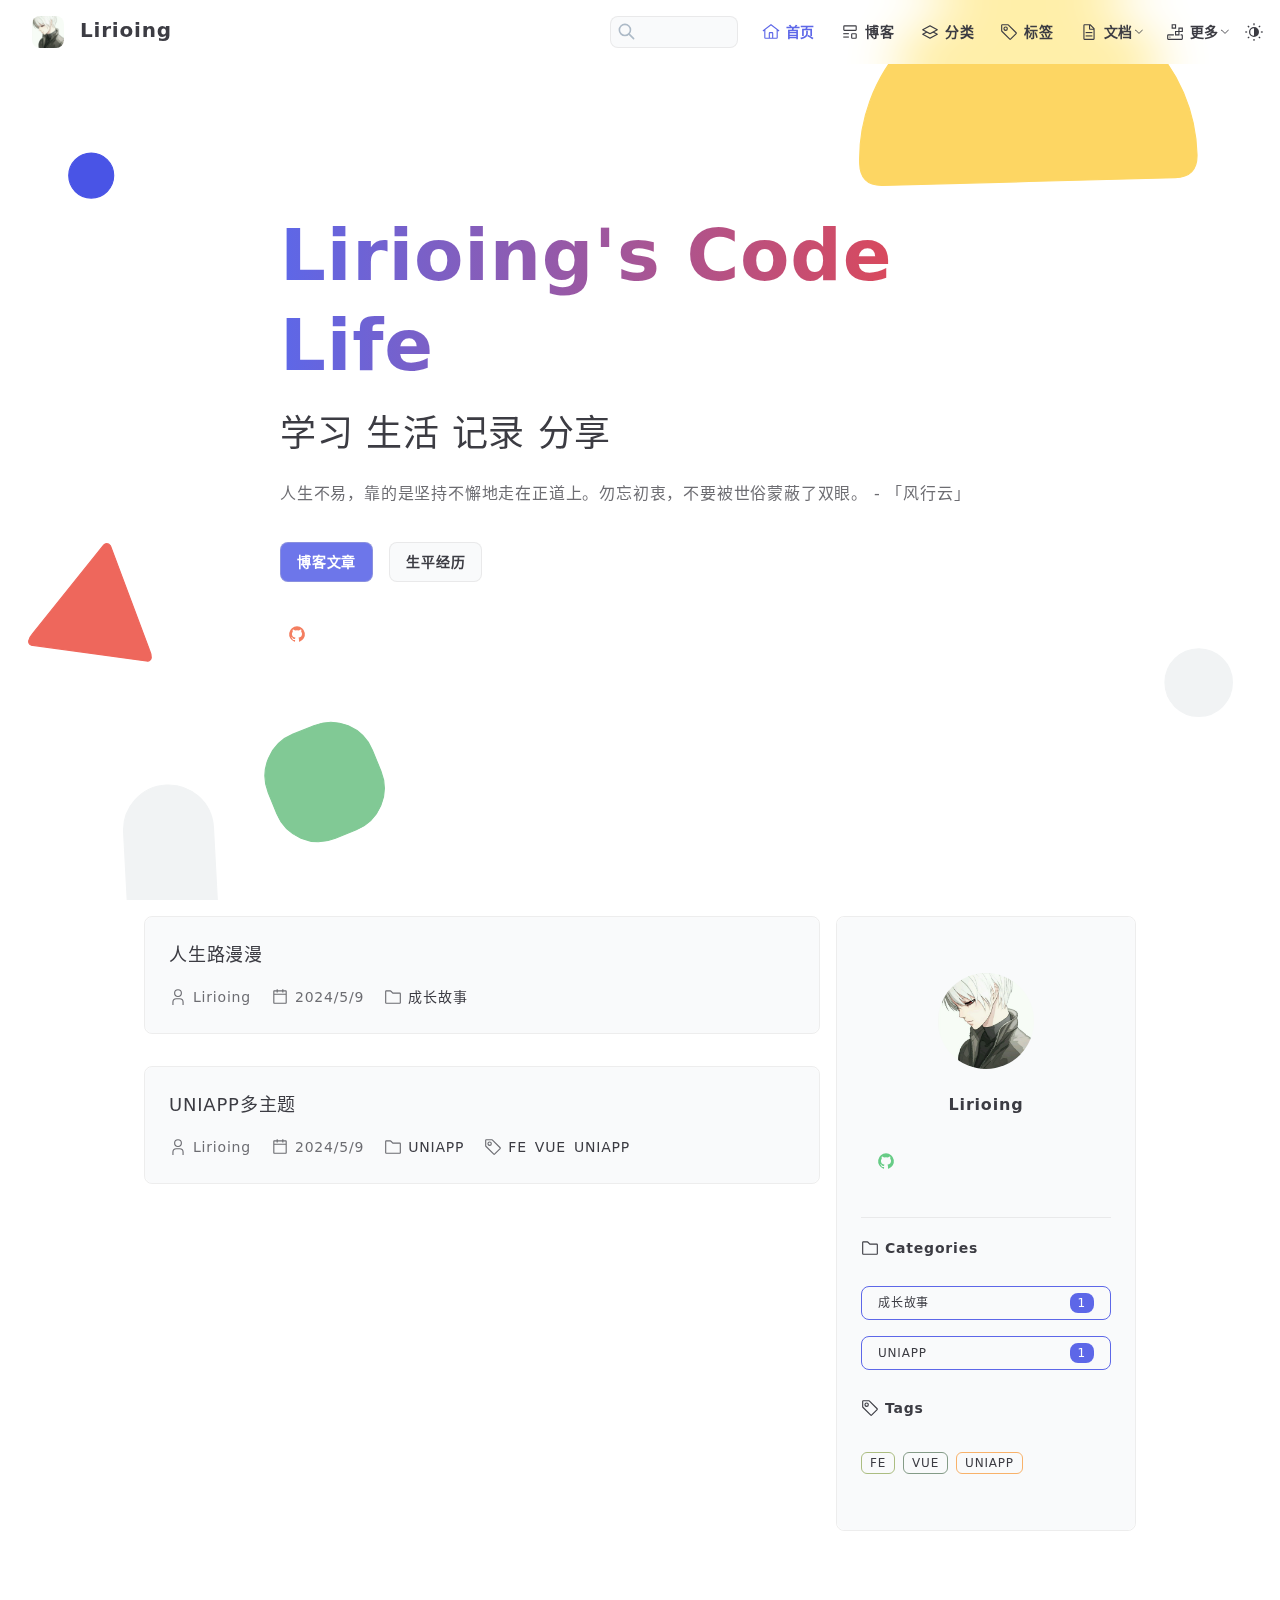
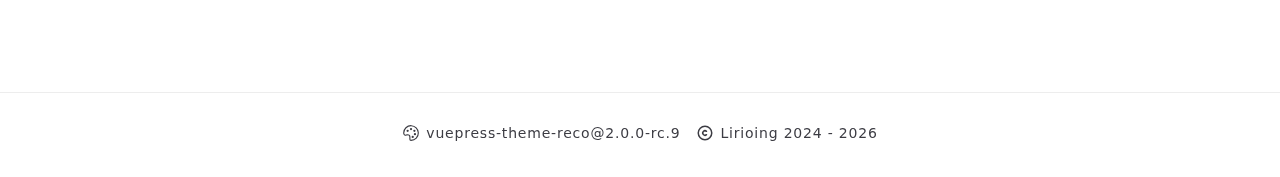
<file: index.html>
<!DOCTYPE html>
<html lang="zh-CN">
  <head>
    <meta charset="utf-8">
    <meta name="viewport" content="width=device-width,initial-scale=1">
    <meta name="generator" content="VuePress 2.0.0-rc.9">
    <script>
      (function() {
        const userMode = localStorage.getItem('vuepress-reco-color-scheme') || 'auto';
        const systemDarkMode = window.matchMedia && window.matchMedia('(prefers-color-scheme: dark)').matches;

        if (userMode === 'dark' || (userMode === 'auto' && systemDarkMode)) {
          document.documentElement.classList.toggle('dark', true);
        }
      })();
    </script>
    <title>Lirioing</title><meta name="description" content="Lirioing">
    <link rel="stylesheet" href="/assets/css/styles.4be9c7ff.css">
    <link rel="preload" href="/assets/js/runtime~app.117780a1.js" as="script"><link rel="preload" href="/assets/css/styles.4be9c7ff.css" as="style"><link rel="preload" href="/assets/js/601.02f7d08a.js" as="script"><link rel="preload" href="/assets/js/app.7c957203.js" as="script">
    <link rel="prefetch" href="/assets/js/454.80e18770.js" as="script"><link rel="prefetch" href="/assets/js/711.2b57d668.js" as="script"><link rel="prefetch" href="/assets/js/uniapp-multi-theme.html.1ec56eb5.js" as="script"><link rel="prefetch" href="/assets/js/1.html.7f5668ce.js" as="script"><link rel="prefetch" href="/assets/js/index.html.cc8b812e.js" as="script"><link rel="prefetch" href="/assets/js/promise.html.c0d4ed7a.js" as="script"><link rel="prefetch" href="/assets/js/life.html.814be913.js" as="script"><link rel="prefetch" href="/assets/js/about.html.3a5444ab.js" as="script"><link rel="prefetch" href="/assets/js/404.html.850654ca.js" as="script"><link rel="prefetch" href="/assets/js/friendship-link.html.46b8200e.js" as="script"><link rel="prefetch" href="/assets/js/timeline.html.83b5197d.js" as="script"><link rel="prefetch" href="/assets/js/posts.html.32f86c8d.js" as="script">
  </head>
  <body>
    <div id="app"><!--[--><div class="theme-container"><div class="common-wrapper series--no"><header class="navbar-container" style="top:0;"><div class="site-brand nav-item"><img class="logo" src="/avatar.jpg" alt="Lirioing"><a aria-current="page" href="/" class="router-link-active router-link-exact-active site-name can-hide">Lirioing</a></div><div class="nav-item navbar-links-wrapper" style=""><div><form class="search-box" role="search"><input type="search" autocomplete="off" spellcheck="false" value><!----></form></div><nav class="navbar-links"><!--[--><div class="navbar-links__item"><a aria-current="page" href="/" class="router-link-active router-link-exact-active link router-link-active" aria-label="首页"><!--[--><!--]--><span class="xicon-container left"><!--[--><svg xmlns="http://www.w3.org/2000/svg" xmlns:xlink="http://www.w3.org/1999/xlink" viewBox="0 0 32 32" class="xicon-icon" style="width:18px;height:18px;font-size:18px;color:inherit;"><path d="M16.612 2.214a1.01 1.01 0 0 0-1.242 0L1 13.419l1.243 1.572L4 13.621V26a2.004 2.004 0 0 0 2 2h20a2.004 2.004 0 0 0 2-2V13.63L29.757 15L31 13.428zM18 26h-4v-8h4zm2 0v-8a2.002 2.002 0 0 0-2-2h-4a2.002 2.002 0 0 0-2 2v8H6V12.062l10-7.79l10 7.8V26z" fill="currentColor"></path></svg><!--]--><span class="xicon-content" style="color:inherit;font-size:14px;"><!--[-->首页<!--]--></span></span><!--[--><!--]--></a></div><div class="navbar-links__item"><a href="/posts" class="link" aria-label="博客"><!--[--><!--]--><span class="xicon-container left"><!--[--><svg xmlns="http://www.w3.org/2000/svg" xmlns:xlink="http://www.w3.org/1999/xlink" viewBox="0 0 32 32" class="xicon-icon" style="width:18px;height:18px;font-size:18px;color:inherit;"><path d="M4 24h10v2H4z" fill="currentColor"></path><path d="M4 18h10v2H4z" fill="currentColor"></path><path d="M26 14H6a2 2 0 0 1-2-2V6a2 2 0 0 1 2-2h20a2 2 0 0 1 2 2v6a2 2 0 0 1-2 2zM6 6v6h20V6z" fill="currentColor"></path><path d="M26 28h-6a2 2 0 0 1-2-2v-6a2 2 0 0 1 2-2h6a2 2 0 0 1 2 2v6a2 2 0 0 1-2 2zm-6-8v6h6v-6z" fill="currentColor"></path></svg><!--]--><span class="xicon-content" style="color:inherit;font-size:14px;"><!--[-->博客<!--]--></span></span><!--[--><!--]--></a></div><div class="navbar-links__item"><a href="/categories/UNIAPP/1" class="link" aria-label="分类"><!--[--><!--]--><span class="xicon-container left"><!--[--><svg xmlns="http://www.w3.org/2000/svg" xmlns:xlink="http://www.w3.org/1999/xlink" viewBox="0 0 32 32" class="xicon-icon" style="width:18px;height:18px;font-size:18px;color:inherit;"><path d="M29.474 19.12L23.681 16l5.793-3.12a1 1 0 0 0 0-1.76l-13-7a.998.998 0 0 0-.948 0l-13 7a1 1 0 0 0 0 1.76L8.319 16l-5.793 3.12a1 1 0 0 0 0 1.76l13 7a1 1 0 0 0 .948 0l13-7a1 1 0 0 0 0-1.76zM16 6.136L26.89 12L16 17.864L5.11 12zm0 19.728L5.11 20l5.319-2.864l5.097 2.744a1 1 0 0 0 .948 0l5.097-2.745L26.891 20z" fill="currentColor"></path></svg><!--]--><span class="xicon-content" style="color:inherit;font-size:14px;"><!--[-->分类<!--]--></span></span><!--[--><!--]--></a></div><div class="navbar-links__item"><a href="/tags/FE/1" class="link" aria-label="标签"><!--[--><!--]--><span class="xicon-container left"><!--[--><svg xmlns="http://www.w3.org/2000/svg" xmlns:xlink="http://www.w3.org/1999/xlink" viewBox="0 0 32 32" class="xicon-icon" style="width:18px;height:18px;font-size:18px;color:inherit;"><path d="M10 14a4 4 0 1 1 4-4a4.005 4.005 0 0 1-4 4zm0-6a2 2 0 1 0 1.998 2.004A2.002 2.002 0 0 0 10 8z" fill="currentColor"></path><path d="M16.644 29.415L2.586 15.354A2 2 0 0 1 2 13.941V4a2 2 0 0 1 2-2h9.941a2 2 0 0 1 1.414.586l14.06 14.058a2 2 0 0 1 0 2.828l-9.943 9.943a2 2 0 0 1-2.829 0zM4 4v9.942L18.058 28L28 18.058L13.942 4z" fill="currentColor"></path></svg><!--]--><span class="xicon-content" style="color:inherit;font-size:14px;"><!--[-->标签<!--]--></span></span><!--[--><!--]--></a></div><div class="navbar-links__item"><div class="dropdown-link"><button class="dropdown-link__title" type="button" aria-label="文档"><span class="xicon-container left title"><!--[--><svg xmlns="http://www.w3.org/2000/svg" xmlns:xlink="http://www.w3.org/1999/xlink" viewBox="0 0 32 32" class="xicon-icon" style="width:18px;height:18px;font-size:18px;color:inherit;"><path d="M25.7 9.3l-7-7c-.2-.2-.4-.3-.7-.3H8c-1.1 0-2 .9-2 2v24c0 1.1.9 2 2 2h16c1.1 0 2-.9 2-2V10c0-.3-.1-.5-.3-.7zM18 4.4l5.6 5.6H18V4.4zM24 28H8V4h8v6c0 1.1.9 2 2 2h6v16z" fill="currentColor"></path><path d="M10 22h12v2H10z" fill="currentColor"></path><path d="M10 16h12v2H10z" fill="currentColor"></path></svg><!--]--><span class="xicon-content" style="color:inherit;font-size:14px;"><!--[-->文档<!--]--></span></span><span class="arrow down"></span></button><button class="dropdown-link--mobile__title" type="button" aria-label="文档"><span class="title"><span class="xicon-container left"><!--[--><svg xmlns="http://www.w3.org/2000/svg" xmlns:xlink="http://www.w3.org/1999/xlink" viewBox="0 0 32 32" class="xicon-icon" style="width:18px;height:18px;font-size:18px;color:inherit;"><path d="M25.7 9.3l-7-7c-.2-.2-.4-.3-.7-.3H8c-1.1 0-2 .9-2 2v24c0 1.1.9 2 2 2h16c1.1 0 2-.9 2-2V10c0-.3-.1-.5-.3-.7zM18 4.4l5.6 5.6H18V4.4zM24 28H8V4h8v6c0 1.1.9 2 2 2h6v16z" fill="currentColor"></path><path d="M10 22h12v2H10z" fill="currentColor"></path><path d="M10 16h12v2H10z" fill="currentColor"></path></svg><!--]--><span class="xicon-content" style="color:inherit;font-size:14px;"><!--[-->文档<!--]--></span></span></span><span class="right arrow"></span></button><ul style="display:none;" class="dropdown-link__container"><!--[--><li class="dropdown-link__item"><a href="/docs/javascript/promise" class="link" aria-label="JavaScript"><!--[--><!--]--><span class="xicon-container left"><!--[--><!----><!--]--><span class="xicon-content" style="color:inherit;font-size:14px;"><!--[-->JavaScript<!--]--></span></span><!--[--><!--]--></a></li><!--]--></ul></div></div><div class="navbar-links__item"><div class="dropdown-link"><button class="dropdown-link__title" type="button" aria-label="更多"><span class="xicon-container left title"><!--[--><svg xmlns="http://www.w3.org/2000/svg" xmlns:xlink="http://www.w3.org/1999/xlink" viewBox="0 0 32 32" class="xicon-icon" style="width:18px;height:18px;font-size:18px;color:inherit;"><path d="M28 20h-2v2h2v6H4v-6h10v-2H4a2.002 2.002 0 0 0-2 2v6a2.002 2.002 0 0 0 2 2h24a2.002 2.002 0 0 0 2-2v-6a2.002 2.002 0 0 0-2-2z" fill="currentColor"></path><circle cx="7" cy="25" r="1" fill="currentColor"></circle><path d="M30 8h-8v6h-6v8h8v-6h6zm-8 12h-4v-4h4zm6-6h-4v-4h4z" fill="currentColor"></path><path d="M18 10h-8V2h8zm-6-2h4V4h-4z" fill="currentColor"></path></svg><!--]--><span class="xicon-content" style="color:inherit;font-size:14px;"><!--[-->更多<!--]--></span></span><span class="arrow down"></span></button><button class="dropdown-link--mobile__title" type="button" aria-label="更多"><span class="title"><span class="xicon-container left"><!--[--><svg xmlns="http://www.w3.org/2000/svg" xmlns:xlink="http://www.w3.org/1999/xlink" viewBox="0 0 32 32" class="xicon-icon" style="width:18px;height:18px;font-size:18px;color:inherit;"><path d="M28 20h-2v2h2v6H4v-6h10v-2H4a2.002 2.002 0 0 0-2 2v6a2.002 2.002 0 0 0 2 2h24a2.002 2.002 0 0 0 2-2v-6a2.002 2.002 0 0 0-2-2z" fill="currentColor"></path><circle cx="7" cy="25" r="1" fill="currentColor"></circle><path d="M30 8h-8v6h-6v8h8v-6h6zm-8 12h-4v-4h4zm6-6h-4v-4h4z" fill="currentColor"></path><path d="M18 10h-8V2h8zm-6-2h4V4h-4z" fill="currentColor"></path></svg><!--]--><span class="xicon-content" style="color:inherit;font-size:14px;"><!--[-->更多<!--]--></span></span></span><span class="right arrow"></span></button><ul style="display:none;" class="dropdown-link__container"><!--[--><li class="dropdown-link__item"><a href="/timeline" class="link" aria-label="归档"><!--[--><!--]--><span class="xicon-container left"><!--[--><svg xmlns="http://www.w3.org/2000/svg" xmlns:xlink="http://www.w3.org/1999/xlink" viewBox="0 0 32 32" class="xicon-icon" style="width:18px;height:18px;font-size:18px;color:inherit;"><path d="M26 30H11a2.002 2.002 0 0 1-2-2v-6h2v6h15V6h-9V4h9a2.002 2.002 0 0 1 2 2v22a2.002 2.002 0 0 1-2 2z" fill="currentColor"></path><path d="M17 10h7v2h-7z" fill="currentColor"></path><path d="M16 15h8v2h-8z" fill="currentColor"></path><path d="M15 20h9v2h-9z" fill="currentColor"></path><path d="M9 19a5.005 5.005 0 0 1-5-5V3h2v11a3 3 0 0 0 6 0V5a1 1 0 0 0-2 0v10H8V5a3 3 0 0 1 6 0v9a5.005 5.005 0 0 1-5 5z" fill="currentColor"></path></svg><!--]--><span class="xicon-content" style="color:inherit;font-size:14px;"><!--[-->归档<!--]--></span></span><!--[--><!--]--></a></li><li class="dropdown-link__item"><a href="/docs/about" class="link" aria-label="关于"><!--[--><!--]--><span class="xicon-container left"><!--[--><svg xmlns="http://www.w3.org/2000/svg" xmlns:xlink="http://www.w3.org/1999/xlink" viewBox="0 0 32 32" class="xicon-icon" style="width:18px;height:18px;font-size:18px;color:inherit;"><path d="M16 4a5 5 0 1 1-5 5a5 5 0 0 1 5-5m0-2a7 7 0 1 0 7 7a7 7 0 0 0-7-7z" fill="currentColor"></path><path d="M26 30h-2v-5a5 5 0 0 0-5-5h-6a5 5 0 0 0-5 5v5H6v-5a7 7 0 0 1 7-7h6a7 7 0 0 1 7 7z" fill="currentColor"></path></svg><!--]--><span class="xicon-content" style="color:inherit;font-size:14px;"><!--[-->关于<!--]--></span></span><!--[--><!--]--></a></li><!--]--></ul></div></div><!--]--></nav><span class="xicon-container btn-toggle-dark-mode btn--dark-mode"><svg xmlns="http://www.w3.org/2000/svg" xmlns:xlink="http://www.w3.org/1999/xlink" viewBox="0 0 32 32" style="width:20px;height:20px;font-size:20px;color:inherit;"><path d="M15 2h2v3h-2z" fill="currentColor"></path><path d="M27 15h3v2h-3z" fill="currentColor"></path><path d="M15 27h2v3h-2z" fill="currentColor"></path><path d="M2 15h3v2H2z" fill="currentColor"></path><path d="M5.45 6.884l1.414-1.415l2.121 2.122l-1.414 1.414z" fill="currentColor"></path><path d="M23 7.58l2.121-2.12l1.414 1.414l-2.121 2.121z" fill="currentColor"></path><path d="M23.002 24.416l1.415-1.414l2.12 2.122l-1.413 1.414z" fill="currentColor"></path><path d="M5.47 25.13L7.59 23L9 24.42l-2.12 2.12l-1.41-1.41z" fill="currentColor"></path><path d="M16 8a8 8 0 1 0 8 8a8 8 0 0 0-8-8zm0 14a6 6 0 0 1 0-12z" fill="currentColor"></path></svg></span><span class="xicon-container btn-toggle-menus"><svg xmlns="http://www.w3.org/2000/svg" xmlns:xlink="http://www.w3.org/1999/xlink" viewBox="0 0 32 32" style="width:20px;height:20px;font-size:20px;color:inherit;"><circle cx="16" cy="8" r="2" fill="currentColor"></circle><circle cx="16" cy="16" r="2" fill="currentColor"></circle><circle cx="16" cy="24" r="2" fill="currentColor"></circle></svg></span></div></header><!----><div class="mobile-menus-container"><nav class="navbar-links mobile"><!--[--><div class="navbar-links__item"><a aria-current="page" href="/" class="router-link-active router-link-exact-active link router-link-active" aria-label="首页"><!--[--><!--]--><span class="xicon-container left"><!--[--><svg xmlns="http://www.w3.org/2000/svg" xmlns:xlink="http://www.w3.org/1999/xlink" viewBox="0 0 32 32" class="xicon-icon" style="width:18px;height:18px;font-size:18px;color:inherit;"><path d="M16.612 2.214a1.01 1.01 0 0 0-1.242 0L1 13.419l1.243 1.572L4 13.621V26a2.004 2.004 0 0 0 2 2h20a2.004 2.004 0 0 0 2-2V13.63L29.757 15L31 13.428zM18 26h-4v-8h4zm2 0v-8a2.002 2.002 0 0 0-2-2h-4a2.002 2.002 0 0 0-2 2v8H6V12.062l10-7.79l10 7.8V26z" fill="currentColor"></path></svg><!--]--><span class="xicon-content" style="color:inherit;font-size:14px;"><!--[-->首页<!--]--></span></span><!--[--><!--]--></a></div><div class="navbar-links__item"><a href="/posts" class="link" aria-label="博客"><!--[--><!--]--><span class="xicon-container left"><!--[--><svg xmlns="http://www.w3.org/2000/svg" xmlns:xlink="http://www.w3.org/1999/xlink" viewBox="0 0 32 32" class="xicon-icon" style="width:18px;height:18px;font-size:18px;color:inherit;"><path d="M4 24h10v2H4z" fill="currentColor"></path><path d="M4 18h10v2H4z" fill="currentColor"></path><path d="M26 14H6a2 2 0 0 1-2-2V6a2 2 0 0 1 2-2h20a2 2 0 0 1 2 2v6a2 2 0 0 1-2 2zM6 6v6h20V6z" fill="currentColor"></path><path d="M26 28h-6a2 2 0 0 1-2-2v-6a2 2 0 0 1 2-2h6a2 2 0 0 1 2 2v6a2 2 0 0 1-2 2zm-6-8v6h6v-6z" fill="currentColor"></path></svg><!--]--><span class="xicon-content" style="color:inherit;font-size:14px;"><!--[-->博客<!--]--></span></span><!--[--><!--]--></a></div><div class="navbar-links__item"><a href="/categories/UNIAPP/1" class="link" aria-label="分类"><!--[--><!--]--><span class="xicon-container left"><!--[--><svg xmlns="http://www.w3.org/2000/svg" xmlns:xlink="http://www.w3.org/1999/xlink" viewBox="0 0 32 32" class="xicon-icon" style="width:18px;height:18px;font-size:18px;color:inherit;"><path d="M29.474 19.12L23.681 16l5.793-3.12a1 1 0 0 0 0-1.76l-13-7a.998.998 0 0 0-.948 0l-13 7a1 1 0 0 0 0 1.76L8.319 16l-5.793 3.12a1 1 0 0 0 0 1.76l13 7a1 1 0 0 0 .948 0l13-7a1 1 0 0 0 0-1.76zM16 6.136L26.89 12L16 17.864L5.11 12zm0 19.728L5.11 20l5.319-2.864l5.097 2.744a1 1 0 0 0 .948 0l5.097-2.745L26.891 20z" fill="currentColor"></path></svg><!--]--><span class="xicon-content" style="color:inherit;font-size:14px;"><!--[-->分类<!--]--></span></span><!--[--><!--]--></a></div><div class="navbar-links__item"><a href="/tags/FE/1" class="link" aria-label="标签"><!--[--><!--]--><span class="xicon-container left"><!--[--><svg xmlns="http://www.w3.org/2000/svg" xmlns:xlink="http://www.w3.org/1999/xlink" viewBox="0 0 32 32" class="xicon-icon" style="width:18px;height:18px;font-size:18px;color:inherit;"><path d="M10 14a4 4 0 1 1 4-4a4.005 4.005 0 0 1-4 4zm0-6a2 2 0 1 0 1.998 2.004A2.002 2.002 0 0 0 10 8z" fill="currentColor"></path><path d="M16.644 29.415L2.586 15.354A2 2 0 0 1 2 13.941V4a2 2 0 0 1 2-2h9.941a2 2 0 0 1 1.414.586l14.06 14.058a2 2 0 0 1 0 2.828l-9.943 9.943a2 2 0 0 1-2.829 0zM4 4v9.942L18.058 28L28 18.058L13.942 4z" fill="currentColor"></path></svg><!--]--><span class="xicon-content" style="color:inherit;font-size:14px;"><!--[-->标签<!--]--></span></span><!--[--><!--]--></a></div><div class="navbar-links__item"><div class="dropdown-link"><button class="dropdown-link__title" type="button" aria-label="文档"><span class="xicon-container left title"><!--[--><svg xmlns="http://www.w3.org/2000/svg" xmlns:xlink="http://www.w3.org/1999/xlink" viewBox="0 0 32 32" class="xicon-icon" style="width:18px;height:18px;font-size:18px;color:inherit;"><path d="M25.7 9.3l-7-7c-.2-.2-.4-.3-.7-.3H8c-1.1 0-2 .9-2 2v24c0 1.1.9 2 2 2h16c1.1 0 2-.9 2-2V10c0-.3-.1-.5-.3-.7zM18 4.4l5.6 5.6H18V4.4zM24 28H8V4h8v6c0 1.1.9 2 2 2h6v16z" fill="currentColor"></path><path d="M10 22h12v2H10z" fill="currentColor"></path><path d="M10 16h12v2H10z" fill="currentColor"></path></svg><!--]--><span class="xicon-content" style="color:inherit;font-size:14px;"><!--[-->文档<!--]--></span></span><span class="arrow down"></span></button><button class="dropdown-link--mobile__title" type="button" aria-label="文档"><span class="title"><span class="xicon-container left"><!--[--><svg xmlns="http://www.w3.org/2000/svg" xmlns:xlink="http://www.w3.org/1999/xlink" viewBox="0 0 32 32" class="xicon-icon" style="width:18px;height:18px;font-size:18px;color:inherit;"><path d="M25.7 9.3l-7-7c-.2-.2-.4-.3-.7-.3H8c-1.1 0-2 .9-2 2v24c0 1.1.9 2 2 2h16c1.1 0 2-.9 2-2V10c0-.3-.1-.5-.3-.7zM18 4.4l5.6 5.6H18V4.4zM24 28H8V4h8v6c0 1.1.9 2 2 2h6v16z" fill="currentColor"></path><path d="M10 22h12v2H10z" fill="currentColor"></path><path d="M10 16h12v2H10z" fill="currentColor"></path></svg><!--]--><span class="xicon-content" style="color:inherit;font-size:14px;"><!--[-->文档<!--]--></span></span></span><span class="right arrow"></span></button><ul style="display:none;" class="dropdown-link__container"><!--[--><li class="dropdown-link__item"><a href="/docs/javascript/promise" class="link" aria-label="JavaScript"><!--[--><!--]--><span class="xicon-container left"><!--[--><!----><!--]--><span class="xicon-content" style="color:inherit;font-size:14px;"><!--[-->JavaScript<!--]--></span></span><!--[--><!--]--></a></li><!--]--></ul></div></div><div class="navbar-links__item"><div class="dropdown-link"><button class="dropdown-link__title" type="button" aria-label="更多"><span class="xicon-container left title"><!--[--><svg xmlns="http://www.w3.org/2000/svg" xmlns:xlink="http://www.w3.org/1999/xlink" viewBox="0 0 32 32" class="xicon-icon" style="width:18px;height:18px;font-size:18px;color:inherit;"><path d="M28 20h-2v2h2v6H4v-6h10v-2H4a2.002 2.002 0 0 0-2 2v6a2.002 2.002 0 0 0 2 2h24a2.002 2.002 0 0 0 2-2v-6a2.002 2.002 0 0 0-2-2z" fill="currentColor"></path><circle cx="7" cy="25" r="1" fill="currentColor"></circle><path d="M30 8h-8v6h-6v8h8v-6h6zm-8 12h-4v-4h4zm6-6h-4v-4h4z" fill="currentColor"></path><path d="M18 10h-8V2h8zm-6-2h4V4h-4z" fill="currentColor"></path></svg><!--]--><span class="xicon-content" style="color:inherit;font-size:14px;"><!--[-->更多<!--]--></span></span><span class="arrow down"></span></button><button class="dropdown-link--mobile__title" type="button" aria-label="更多"><span class="title"><span class="xicon-container left"><!--[--><svg xmlns="http://www.w3.org/2000/svg" xmlns:xlink="http://www.w3.org/1999/xlink" viewBox="0 0 32 32" class="xicon-icon" style="width:18px;height:18px;font-size:18px;color:inherit;"><path d="M28 20h-2v2h2v6H4v-6h10v-2H4a2.002 2.002 0 0 0-2 2v6a2.002 2.002 0 0 0 2 2h24a2.002 2.002 0 0 0 2-2v-6a2.002 2.002 0 0 0-2-2z" fill="currentColor"></path><circle cx="7" cy="25" r="1" fill="currentColor"></circle><path d="M30 8h-8v6h-6v8h8v-6h6zm-8 12h-4v-4h4zm6-6h-4v-4h4z" fill="currentColor"></path><path d="M18 10h-8V2h8zm-6-2h4V4h-4z" fill="currentColor"></path></svg><!--]--><span class="xicon-content" style="color:inherit;font-size:14px;"><!--[-->更多<!--]--></span></span></span><span class="right arrow"></span></button><ul style="display:none;" class="dropdown-link__container"><!--[--><li class="dropdown-link__item"><a href="/timeline" class="link" aria-label="归档"><!--[--><!--]--><span class="xicon-container left"><!--[--><svg xmlns="http://www.w3.org/2000/svg" xmlns:xlink="http://www.w3.org/1999/xlink" viewBox="0 0 32 32" class="xicon-icon" style="width:18px;height:18px;font-size:18px;color:inherit;"><path d="M26 30H11a2.002 2.002 0 0 1-2-2v-6h2v6h15V6h-9V4h9a2.002 2.002 0 0 1 2 2v22a2.002 2.002 0 0 1-2 2z" fill="currentColor"></path><path d="M17 10h7v2h-7z" fill="currentColor"></path><path d="M16 15h8v2h-8z" fill="currentColor"></path><path d="M15 20h9v2h-9z" fill="currentColor"></path><path d="M9 19a5.005 5.005 0 0 1-5-5V3h2v11a3 3 0 0 0 6 0V5a1 1 0 0 0-2 0v10H8V5a3 3 0 0 1 6 0v9a5.005 5.005 0 0 1-5 5z" fill="currentColor"></path></svg><!--]--><span class="xicon-content" style="color:inherit;font-size:14px;"><!--[-->归档<!--]--></span></span><!--[--><!--]--></a></li><li class="dropdown-link__item"><a href="/docs/about" class="link" aria-label="关于"><!--[--><!--]--><span class="xicon-container left"><!--[--><svg xmlns="http://www.w3.org/2000/svg" xmlns:xlink="http://www.w3.org/1999/xlink" viewBox="0 0 32 32" class="xicon-icon" style="width:18px;height:18px;font-size:18px;color:inherit;"><path d="M16 4a5 5 0 1 1-5 5a5 5 0 0 1 5-5m0-2a7 7 0 1 0 7 7a7 7 0 0 0-7-7z" fill="currentColor"></path><path d="M26 30h-2v-5a5 5 0 0 0-5-5h-6a5 5 0 0 0-5 5v5H6v-5a7 7 0 0 1 7-7h6a7 7 0 0 1 7 7z" fill="currentColor"></path></svg><!--]--><span class="xicon-content" style="color:inherit;font-size:14px;"><!--[-->关于<!--]--></span></span><!--[--><!--]--></a></li><!--]--></ul></div></div><!--]--></nav><div class="appearance"><span>Appearance</span><span class="xicon-container btn-toggle-dark-mode"><svg xmlns="http://www.w3.org/2000/svg" xmlns:xlink="http://www.w3.org/1999/xlink" viewBox="0 0 32 32" style="width:20px;height:20px;font-size:20px;color:inherit;"><path d="M15 2h2v3h-2z" fill="currentColor"></path><path d="M27 15h3v2h-3z" fill="currentColor"></path><path d="M15 27h2v3h-2z" fill="currentColor"></path><path d="M2 15h3v2H2z" fill="currentColor"></path><path d="M5.45 6.884l1.414-1.415l2.121 2.122l-1.414 1.414z" fill="currentColor"></path><path d="M23 7.58l2.121-2.12l1.414 1.414l-2.121 2.121z" fill="currentColor"></path><path d="M23.002 24.416l1.415-1.414l2.12 2.122l-1.413 1.414z" fill="currentColor"></path><path d="M5.47 25.13L7.59 23L9 24.42l-2.12 2.12l-1.41-1.41z" fill="currentColor"></path><path d="M16 8a8 8 0 1 0 8 8a8 8 0 0 0-8-8zm0 14a6 6 0 0 1 0-12z" fill="currentColor"></path></svg></span></div></div><div class="series-mask"></div><aside class="series-container"><div class="site-brand"><img class="logo" src="/avatar.jpg" alt="Lirioing"><a aria-current="page" href="/" class="router-link-active router-link-exact-active site-name can-hide">Lirioing</a></div><!--[--><!--]--></aside><!--[--><div class="home-wrapper"><!--[--><section class="banner-brand__wrapper" style="overflow:hidden;background:url(/bg.svg) center/cover no-repeat;"><div class="banner-brand__content"><h1 class="title">Lirioing&#39;s Code Life</h1><p class="description">学习 生活 记录 分享</p><p class="tagline">人生不易，靠的是坚持不懈地走在正道上。勿忘初衷，不要被世俗蒙蔽了双眼。 - 「风行云」</p><div class="btn-group"><!--[--><span class="xicon-container left"><!--[--><!----><!--]--><span class="xicon-content" style="color:inherit;font-size:14px;"><!--[-->博客文章<!--]--></span></span><span class="xicon-container left plain"><!--[--><!----><!--]--><span class="xicon-content" style="color:inherit;font-size:14px;"><!--[-->生平经历<!--]--></span></span><!--]--></div><ul class="social-links"><!--[--><li class="social-item"><span class="xicon-container left" style="color:#f47e60;"><!--[--><svg xmlns="http://www.w3.org/2000/svg" xmlns:xlink="http://www.w3.org/1999/xlink" viewBox="0 0 32 32" class="xicon-icon" style="width:18px;height:18px;font-size:18px;color:inherit;"><path d="M16 2a14 14 0 0 0-4.43 27.28c.7.13 1-.3 1-.67v-2.38c-3.89.84-4.71-1.88-4.71-1.88a3.71 3.71 0 0 0-1.62-2.05c-1.27-.86.1-.85.1-.85a2.94 2.94 0 0 1 2.14 1.45a3 3 0 0 0 4.08 1.16a2.93 2.93 0 0 1 .88-1.87c-3.1-.36-6.37-1.56-6.37-6.92a5.4 5.4 0 0 1 1.44-3.76a5 5 0 0 1 .14-3.7s1.17-.38 3.85 1.43a13.3 13.3 0 0 1 7 0c2.67-1.81 3.84-1.43 3.84-1.43a5 5 0 0 1 .14 3.7a5.4 5.4 0 0 1 1.44 3.76c0 5.38-3.27 6.56-6.39 6.91a3.33 3.33 0 0 1 .95 2.59v3.84c0 .46.25.81 1 .67A14 14 0 0 0 16 2z" fill-rule="evenodd" fill="currentColor"></path></svg><!--]--><!----></span></li><!--]--></ul></div></section><section class="home-blog-content"><section class="blog-list"><div class="post-list-container"><!--[--><div class="magic-card post-item-container"><span class="magic-card__bg"></span><!--[--><div class="title"><a href="/blogs/life/2024/life.html" class="">人生路漫漫</a></div><div class="page-info"><span class="xicon-container left"><!--[--><svg xmlns="http://www.w3.org/2000/svg" xmlns:xlink="http://www.w3.org/1999/xlink" viewBox="0 0 32 32" class="xicon-icon" style="width:18px;height:18px;font-size:18px;color:inherit;"><path d="M16 4a5 5 0 1 1-5 5a5 5 0 0 1 5-5m0-2a7 7 0 1 0 7 7a7 7 0 0 0-7-7z" fill="currentColor"></path><path d="M26 30h-2v-5a5 5 0 0 0-5-5h-6a5 5 0 0 0-5 5v5H6v-5a7 7 0 0 1 7-7h6a7 7 0 0 1 7 7z" fill="currentColor"></path></svg><!--]--><span class="xicon-content" style="color:inherit;font-size:14px;"><!--[-->Lirioing<!--]--></span></span><span class="xicon-container left"><!--[--><svg xmlns="http://www.w3.org/2000/svg" xmlns:xlink="http://www.w3.org/1999/xlink" viewBox="0 0 32 32" class="xicon-icon" style="width:18px;height:18px;font-size:18px;color:inherit;"><path d="M26 4h-4V2h-2v2h-8V2h-2v2H6c-1.1 0-2 .9-2 2v20c0 1.1.9 2 2 2h20c1.1 0 2-.9 2-2V6c0-1.1-.9-2-2-2zm0 22H6V12h20v14zm0-16H6V6h4v2h2V6h8v2h2V6h4v4z" fill="currentColor"></path></svg><!--]--><span class="xicon-content" style="color:inherit;font-size:14px;"><!--[-->2024/5/9<!--]--></span></span><span class="xicon-container left"><!--[--><svg xmlns="http://www.w3.org/2000/svg" xmlns:xlink="http://www.w3.org/1999/xlink" viewBox="0 0 32 32" class="xicon-icon" style="width:18px;height:18px;font-size:18px;color:inherit;"><path d="M11.17 6l3.42 3.41l.58.59H28v16H4V6h7.17m0-2H4a2 2 0 0 0-2 2v20a2 2 0 0 0 2 2h24a2 2 0 0 0 2-2V10a2 2 0 0 0-2-2H16l-3.41-3.41A2 2 0 0 0 11.17 4z" fill="currentColor"></path></svg><!--]--><span class="xicon-content" style="color:inherit;font-size:14px;"><!--[--><!--[--><a href="/categories/chengchanggushi/1.html" class="">成长故事</a><!--]--><!--]--></span></span><!----><!----></div><!--]--></div><div class="magic-card post-item-container"><span class="magic-card__bg"></span><!--[--><div class="title"><a href="/blogs/uniapp/2024/uniapp-multi-theme.html" class="">UNIAPP多主题</a></div><div class="page-info"><span class="xicon-container left"><!--[--><svg xmlns="http://www.w3.org/2000/svg" xmlns:xlink="http://www.w3.org/1999/xlink" viewBox="0 0 32 32" class="xicon-icon" style="width:18px;height:18px;font-size:18px;color:inherit;"><path d="M16 4a5 5 0 1 1-5 5a5 5 0 0 1 5-5m0-2a7 7 0 1 0 7 7a7 7 0 0 0-7-7z" fill="currentColor"></path><path d="M26 30h-2v-5a5 5 0 0 0-5-5h-6a5 5 0 0 0-5 5v5H6v-5a7 7 0 0 1 7-7h6a7 7 0 0 1 7 7z" fill="currentColor"></path></svg><!--]--><span class="xicon-content" style="color:inherit;font-size:14px;"><!--[-->Lirioing<!--]--></span></span><span class="xicon-container left"><!--[--><svg xmlns="http://www.w3.org/2000/svg" xmlns:xlink="http://www.w3.org/1999/xlink" viewBox="0 0 32 32" class="xicon-icon" style="width:18px;height:18px;font-size:18px;color:inherit;"><path d="M26 4h-4V2h-2v2h-8V2h-2v2H6c-1.1 0-2 .9-2 2v20c0 1.1.9 2 2 2h20c1.1 0 2-.9 2-2V6c0-1.1-.9-2-2-2zm0 22H6V12h20v14zm0-16H6V6h4v2h2V6h8v2h2V6h4v4z" fill="currentColor"></path></svg><!--]--><span class="xicon-content" style="color:inherit;font-size:14px;"><!--[-->2024/5/9<!--]--></span></span><span class="xicon-container left"><!--[--><svg xmlns="http://www.w3.org/2000/svg" xmlns:xlink="http://www.w3.org/1999/xlink" viewBox="0 0 32 32" class="xicon-icon" style="width:18px;height:18px;font-size:18px;color:inherit;"><path d="M11.17 6l3.42 3.41l.58.59H28v16H4V6h7.17m0-2H4a2 2 0 0 0-2 2v20a2 2 0 0 0 2 2h24a2 2 0 0 0 2-2V10a2 2 0 0 0-2-2H16l-3.41-3.41A2 2 0 0 0 11.17 4z" fill="currentColor"></path></svg><!--]--><span class="xicon-content" style="color:inherit;font-size:14px;"><!--[--><!--[--><a href="/categories/UNIAPP/1.html" class="">UNIAPP</a><!--]--><!--]--></span></span><span class="xicon-container left"><!--[--><svg xmlns="http://www.w3.org/2000/svg" xmlns:xlink="http://www.w3.org/1999/xlink" viewBox="0 0 32 32" class="xicon-icon" style="width:18px;height:18px;font-size:18px;color:inherit;"><path d="M10 14a4 4 0 1 1 4-4a4.005 4.005 0 0 1-4 4zm0-6a2 2 0 1 0 1.998 2.004A2.002 2.002 0 0 0 10 8z" fill="currentColor"></path><path d="M16.644 29.415L2.586 15.354A2 2 0 0 1 2 13.941V4a2 2 0 0 1 2-2h9.941a2 2 0 0 1 1.414.586l14.06 14.058a2 2 0 0 1 0 2.828l-9.943 9.943a2 2 0 0 1-2.829 0zM4 4v9.942L18.058 28L28 18.058L13.942 4z" fill="currentColor"></path></svg><!--]--><span class="xicon-content" style="color:inherit;font-size:14px;"><!--[--><!--[--><a href="/tags/FE/1.html" class="">FE</a><a href="/tags/VUE/1.html" class="">VUE</a><a href="/tags/UNIAPP/1.html" class="">UNIAPP</a><!--]--><!--]--></span></span><!----></div><!--]--></div><!--]--></div><!----></section><div class="magic-card info-wrapper"><span class="magic-card__bg"></span><!--[--><div class="personal-info-wrapper"><img class="personal-img" src="/avatar.jpg" alt="author-avatar"><p class="name">Lirioing</p><ul class="social-links"><!--[--><li class="social-item"><span class="xicon-container left" style="color:#67cc86;"><!--[--><svg xmlns="http://www.w3.org/2000/svg" xmlns:xlink="http://www.w3.org/1999/xlink" viewBox="0 0 32 32" class="xicon-icon" style="width:18px;height:18px;font-size:18px;color:inherit;"><path d="M16 2a14 14 0 0 0-4.43 27.28c.7.13 1-.3 1-.67v-2.38c-3.89.84-4.71-1.88-4.71-1.88a3.71 3.71 0 0 0-1.62-2.05c-1.27-.86.1-.85.1-.85a2.94 2.94 0 0 1 2.14 1.45a3 3 0 0 0 4.08 1.16a2.93 2.93 0 0 1 .88-1.87c-3.1-.36-6.37-1.56-6.37-6.92a5.4 5.4 0 0 1 1.44-3.76a5 5 0 0 1 .14-3.7s1.17-.38 3.85 1.43a13.3 13.3 0 0 1 7 0c2.67-1.81 3.84-1.43 3.84-1.43a5 5 0 0 1 .14 3.7a5.4 5.4 0 0 1 1.44 3.76c0 5.38-3.27 6.56-6.39 6.91a3.33 3.33 0 0 1 .95 2.59v3.84c0 .46.25.81 1 .67A14 14 0 0 0 16 2z" fill-rule="evenodd" fill="currentColor"></path></svg><!--]--><!----></span></li><!--]--></ul><hr></div><h4 class="module-title"><span class="xicon-container left"><!--[--><svg xmlns="http://www.w3.org/2000/svg" xmlns:xlink="http://www.w3.org/1999/xlink" viewBox="0 0 32 32" class="xicon-icon" style="width:18px;height:18px;font-size:18px;color:inherit;"><path d="M11.17 6l3.42 3.41l.58.59H28v16H4V6h7.17m0-2H4a2 2 0 0 0-2 2v20a2 2 0 0 0 2 2h24a2 2 0 0 0 2-2V10a2 2 0 0 0-2-2H16l-3.41-3.41A2 2 0 0 0 11.17 4z" fill="currentColor"></path></svg><!--]--><span class="xicon-content" style="color:inherit;font-size:14px;"><!--[-->Categories<!--]--></span></span></h4><ul class="category-wrapper"><!--[--><li class="category-item"><a href="/categories/chengchanggushi/1.html" class="category-link"><span class="text">成长故事</span><span class="num">1</span></a></li><li class="category-item"><a href="/categories/UNIAPP/1.html" class="category-link"><span class="text">UNIAPP</span><span class="num">1</span></a></li><!--]--></ul><h4 class="module-title"><span class="xicon-container left"><!--[--><svg xmlns="http://www.w3.org/2000/svg" xmlns:xlink="http://www.w3.org/1999/xlink" viewBox="0 0 32 32" class="xicon-icon" style="width:18px;height:18px;font-size:18px;color:inherit;"><path d="M10 14a4 4 0 1 1 4-4a4.005 4.005 0 0 1-4 4zm0-6a2 2 0 1 0 1.998 2.004A2.002 2.002 0 0 0 10 8z" fill="currentColor"></path><path d="M16.644 29.415L2.586 15.354A2 2 0 0 1 2 13.941V4a2 2 0 0 1 2-2h9.941a2 2 0 0 1 1.414.586l14.06 14.058a2 2 0 0 1 0 2.828l-9.943 9.943a2 2 0 0 1-2.829 0zM4 4v9.942L18.058 28L28 18.058L13.942 4z" fill="currentColor"></path></svg><!--]--><span class="xicon-content" style="color:inherit;font-size:14px;"><!--[-->Tags<!--]--></span></span></h4><ul class="tag-wrapper"><!--[--><li class="tag-item" style="border-color:#abbd81;"><a href="/tags/FE/1.html" class="tag-link">FE</a></li><li class="tag-item" style="border-color:#849b87;"><a href="/tags/VUE/1.html" class="tag-link">VUE</a></li><li class="tag-item" style="border-color:#f8b26a;"><a href="/tags/UNIAPP/1.html" class="tag-link">UNIAPP</a></li><!--]--></ul><!--]--></div></section><section class="theme-reco-default-content"><div></div></section><div class="footer-wrapper"><span><span class="xicon-container left"><!--[--><svg xmlns="http://www.w3.org/2000/svg" xmlns:xlink="http://www.w3.org/1999/xlink" viewBox="0 0 32 32" class="xicon-icon" style="width:18px;height:18px;font-size:18px;color:inherit;"><circle cx="10" cy="12" r="2" fill="currentColor"></circle><circle cx="16" cy="9" r="2" fill="currentColor"></circle><circle cx="22" cy="12" r="2" fill="currentColor"></circle><circle cx="23" cy="18" r="2" fill="currentColor"></circle><circle cx="19" cy="23" r="2" fill="currentColor"></circle><path d="M16.54 2A14 14 0 0 0 2 16a4.82 4.82 0 0 0 6.09 4.65l1.12-.31a3 3 0 0 1 3.79 2.9V27a3 3 0 0 0 3 3a14 14 0 0 0 14-14.54A14.05 14.05 0 0 0 16.54 2zm8.11 22.31A11.93 11.93 0 0 1 16 28a1 1 0 0 1-1-1v-3.76a5 5 0 0 0-5-5a5.07 5.07 0 0 0-1.33.18l-1.12.31A2.82 2.82 0 0 1 4 16A12 12 0 0 1 16.47 4A12.18 12.18 0 0 1 28 15.53a11.89 11.89 0 0 1-3.35 8.79z" fill="currentColor"></path></svg><!--]--><span class="xicon-content" style="color:inherit;font-size:14px;"><!--[-->vuepress-theme-reco@2.0.0-rc.9<!--]--></span></span></span><span style="display:none;"><span class="xicon-container"><svg xmlns="http://www.w3.org/2000/svg" xmlns:xlink="http://www.w3.org/1999/xlink" viewBox="0 0 32 32" style="width:18px;height:18px;font-size:18px;color:inherit;"><path d="M14 16.59L11.41 14L10 15.41l4 4l8-8L20.59 10L14 16.59z" fill="currentColor"></path><path d="M16 30l-6.176-3.293A10.982 10.982 0 0 1 4 17V4a2.002 2.002 0 0 1 2-2h20a2.002 2.002 0 0 1 2 2v13a10.982 10.982 0 0 1-5.824 9.707zM6 4v13a8.985 8.985 0 0 0 4.766 7.942L16 27.733l5.234-2.79A8.985 8.985 0 0 0 26 17V4z" fill="currentColor"></path></svg></span></span><span><span class="xicon-container left"><!--[--><svg class="xicon-icon" style="width:18px;height:18px;font-size:18px;color:inherit;" xmlns="http://www.w3.org/2000/svg" xmlns:xlink="http://www.w3.org/1999/xlink" viewBox="0 0 24 24"><g fill="none" stroke="currentColor" stroke-width="2" stroke-linecap="round" stroke-linejoin="round"><circle cx="12" cy="12" r="9"></circle><path d="M14 9.75a3.016 3.016 0 0 0-4.163.173a2.993 2.993 0 0 0 0 4.154A3.016 3.016 0 0 0 14 14.25"></path></g></svg><!--]--><span class="xicon-content" style="color:inherit;font-size:14px;"><!--[-->Lirioing 2024<!--]--></span></span></span><!----><!----><!----></div><!--]--></div><!--]--><!----></div></div><!--[--><!----><!----><canvas id="moefy-canvas"></canvas><!--]--><!--]--></div>
    <script src="/assets/js/runtime~app.117780a1.js" defer></script><script src="/assets/js/601.02f7d08a.js" defer></script><script src="/assets/js/app.7c957203.js" defer></script>
  </body>
</html>
</file>
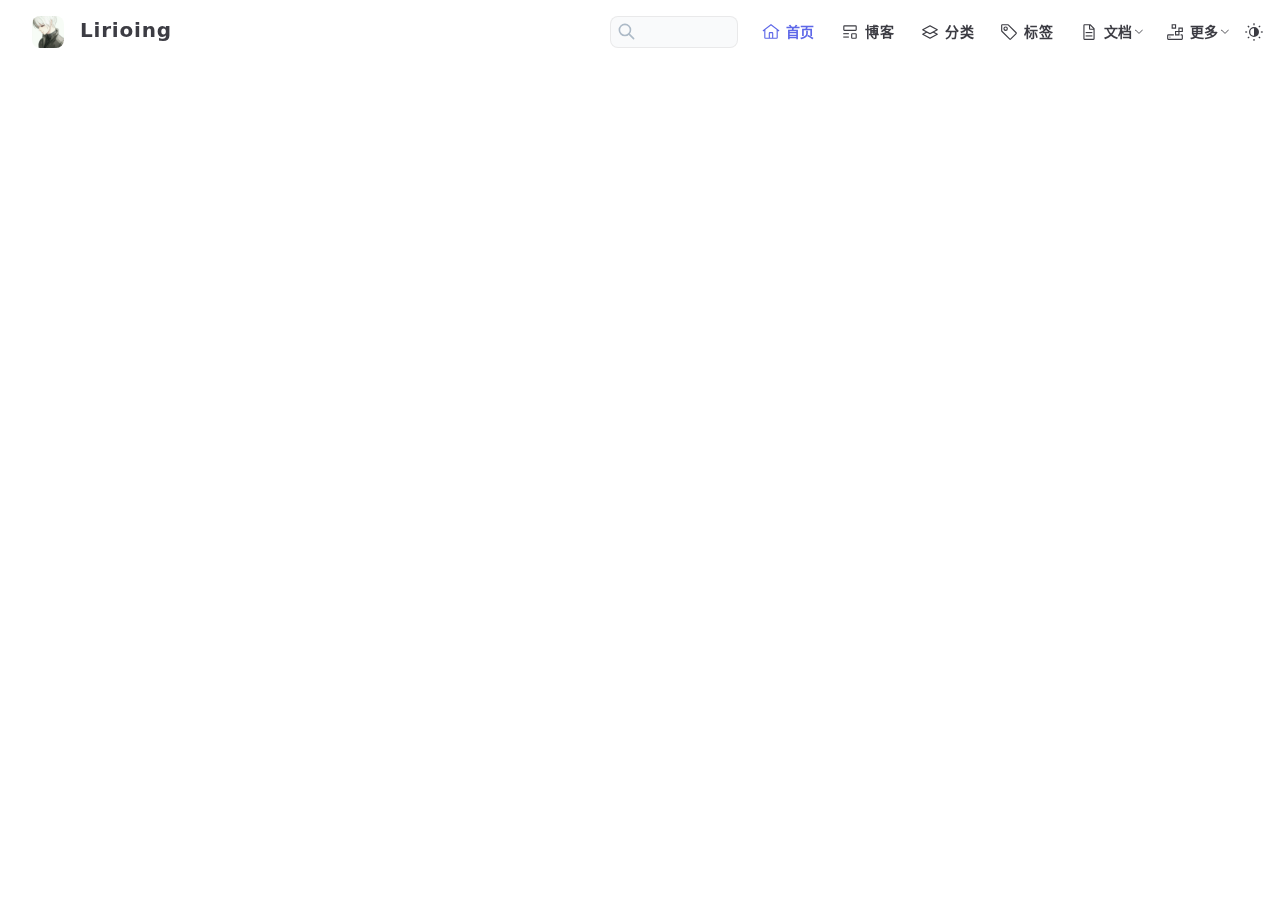
<file: friendship-link.html>
<!DOCTYPE html>
<html lang="zh-CN">
  <head>
    <meta charset="utf-8">
    <meta name="viewport" content="width=device-width,initial-scale=1">
    <meta name="generator" content="VuePress 2.0.0-rc.9">
    <script>
      (function() {
        const userMode = localStorage.getItem('vuepress-reco-color-scheme') || 'auto';
        const systemDarkMode = window.matchMedia && window.matchMedia('(prefers-color-scheme: dark)').matches;

        if (userMode === 'dark' || (userMode === 'auto' && systemDarkMode)) {
          document.documentElement.classList.toggle('dark', true);
        }
      })();
    </script>
    <title>Lirioing</title><meta name="description" content="Lirioing">
    <link rel="stylesheet" href="/assets/css/styles.4be9c7ff.css">
    <link rel="preload" href="/assets/js/runtime~app.117780a1.js" as="script"><link rel="preload" href="/assets/css/styles.4be9c7ff.css" as="style"><link rel="preload" href="/assets/js/601.02f7d08a.js" as="script"><link rel="preload" href="/assets/js/app.7c957203.js" as="script">
    <link rel="prefetch" href="/assets/js/454.80e18770.js" as="script"><link rel="prefetch" href="/assets/js/711.2b57d668.js" as="script"><link rel="prefetch" href="/assets/js/uniapp-multi-theme.html.1ec56eb5.js" as="script"><link rel="prefetch" href="/assets/js/1.html.7f5668ce.js" as="script"><link rel="prefetch" href="/assets/js/index.html.cc8b812e.js" as="script"><link rel="prefetch" href="/assets/js/promise.html.c0d4ed7a.js" as="script"><link rel="prefetch" href="/assets/js/life.html.814be913.js" as="script"><link rel="prefetch" href="/assets/js/about.html.3a5444ab.js" as="script"><link rel="prefetch" href="/assets/js/404.html.850654ca.js" as="script"><link rel="prefetch" href="/assets/js/friendship-link.html.46b8200e.js" as="script"><link rel="prefetch" href="/assets/js/timeline.html.83b5197d.js" as="script"><link rel="prefetch" href="/assets/js/posts.html.32f86c8d.js" as="script">
  </head>
  <body>
    <div id="app"><!--[--><div class="common-wrapper series--no"><header class="navbar-container" style="top:0;"><div class="site-brand nav-item"><img class="logo" src="/avatar.jpg" alt="Lirioing"><a href="/" class="site-name can-hide">Lirioing</a></div><div class="nav-item navbar-links-wrapper" style=""><div><form class="search-box" role="search"><input type="search" autocomplete="off" spellcheck="false" value><!----></form></div><nav class="navbar-links"><!--[--><div class="navbar-links__item"><a href="/" class="link router-link-active" aria-label="首页"><!--[--><!--]--><span class="xicon-container left"><!--[--><svg xmlns="http://www.w3.org/2000/svg" xmlns:xlink="http://www.w3.org/1999/xlink" viewBox="0 0 32 32" class="xicon-icon" style="width:18px;height:18px;font-size:18px;color:inherit;"><path d="M16.612 2.214a1.01 1.01 0 0 0-1.242 0L1 13.419l1.243 1.572L4 13.621V26a2.004 2.004 0 0 0 2 2h20a2.004 2.004 0 0 0 2-2V13.63L29.757 15L31 13.428zM18 26h-4v-8h4zm2 0v-8a2.002 2.002 0 0 0-2-2h-4a2.002 2.002 0 0 0-2 2v8H6V12.062l10-7.79l10 7.8V26z" fill="currentColor"></path></svg><!--]--><span class="xicon-content" style="color:inherit;font-size:14px;"><!--[-->首页<!--]--></span></span><!--[--><!--]--></a></div><div class="navbar-links__item"><a href="/posts" class="link" aria-label="博客"><!--[--><!--]--><span class="xicon-container left"><!--[--><svg xmlns="http://www.w3.org/2000/svg" xmlns:xlink="http://www.w3.org/1999/xlink" viewBox="0 0 32 32" class="xicon-icon" style="width:18px;height:18px;font-size:18px;color:inherit;"><path d="M4 24h10v2H4z" fill="currentColor"></path><path d="M4 18h10v2H4z" fill="currentColor"></path><path d="M26 14H6a2 2 0 0 1-2-2V6a2 2 0 0 1 2-2h20a2 2 0 0 1 2 2v6a2 2 0 0 1-2 2zM6 6v6h20V6z" fill="currentColor"></path><path d="M26 28h-6a2 2 0 0 1-2-2v-6a2 2 0 0 1 2-2h6a2 2 0 0 1 2 2v6a2 2 0 0 1-2 2zm-6-8v6h6v-6z" fill="currentColor"></path></svg><!--]--><span class="xicon-content" style="color:inherit;font-size:14px;"><!--[-->博客<!--]--></span></span><!--[--><!--]--></a></div><div class="navbar-links__item"><a href="/categories/UNIAPP/1" class="link" aria-label="分类"><!--[--><!--]--><span class="xicon-container left"><!--[--><svg xmlns="http://www.w3.org/2000/svg" xmlns:xlink="http://www.w3.org/1999/xlink" viewBox="0 0 32 32" class="xicon-icon" style="width:18px;height:18px;font-size:18px;color:inherit;"><path d="M29.474 19.12L23.681 16l5.793-3.12a1 1 0 0 0 0-1.76l-13-7a.998.998 0 0 0-.948 0l-13 7a1 1 0 0 0 0 1.76L8.319 16l-5.793 3.12a1 1 0 0 0 0 1.76l13 7a1 1 0 0 0 .948 0l13-7a1 1 0 0 0 0-1.76zM16 6.136L26.89 12L16 17.864L5.11 12zm0 19.728L5.11 20l5.319-2.864l5.097 2.744a1 1 0 0 0 .948 0l5.097-2.745L26.891 20z" fill="currentColor"></path></svg><!--]--><span class="xicon-content" style="color:inherit;font-size:14px;"><!--[-->分类<!--]--></span></span><!--[--><!--]--></a></div><div class="navbar-links__item"><a href="/tags/FE/1" class="link" aria-label="标签"><!--[--><!--]--><span class="xicon-container left"><!--[--><svg xmlns="http://www.w3.org/2000/svg" xmlns:xlink="http://www.w3.org/1999/xlink" viewBox="0 0 32 32" class="xicon-icon" style="width:18px;height:18px;font-size:18px;color:inherit;"><path d="M10 14a4 4 0 1 1 4-4a4.005 4.005 0 0 1-4 4zm0-6a2 2 0 1 0 1.998 2.004A2.002 2.002 0 0 0 10 8z" fill="currentColor"></path><path d="M16.644 29.415L2.586 15.354A2 2 0 0 1 2 13.941V4a2 2 0 0 1 2-2h9.941a2 2 0 0 1 1.414.586l14.06 14.058a2 2 0 0 1 0 2.828l-9.943 9.943a2 2 0 0 1-2.829 0zM4 4v9.942L18.058 28L28 18.058L13.942 4z" fill="currentColor"></path></svg><!--]--><span class="xicon-content" style="color:inherit;font-size:14px;"><!--[-->标签<!--]--></span></span><!--[--><!--]--></a></div><div class="navbar-links__item"><div class="dropdown-link"><button class="dropdown-link__title" type="button" aria-label="文档"><span class="xicon-container left title"><!--[--><svg xmlns="http://www.w3.org/2000/svg" xmlns:xlink="http://www.w3.org/1999/xlink" viewBox="0 0 32 32" class="xicon-icon" style="width:18px;height:18px;font-size:18px;color:inherit;"><path d="M25.7 9.3l-7-7c-.2-.2-.4-.3-.7-.3H8c-1.1 0-2 .9-2 2v24c0 1.1.9 2 2 2h16c1.1 0 2-.9 2-2V10c0-.3-.1-.5-.3-.7zM18 4.4l5.6 5.6H18V4.4zM24 28H8V4h8v6c0 1.1.9 2 2 2h6v16z" fill="currentColor"></path><path d="M10 22h12v2H10z" fill="currentColor"></path><path d="M10 16h12v2H10z" fill="currentColor"></path></svg><!--]--><span class="xicon-content" style="color:inherit;font-size:14px;"><!--[-->文档<!--]--></span></span><span class="arrow down"></span></button><button class="dropdown-link--mobile__title" type="button" aria-label="文档"><span class="title"><span class="xicon-container left"><!--[--><svg xmlns="http://www.w3.org/2000/svg" xmlns:xlink="http://www.w3.org/1999/xlink" viewBox="0 0 32 32" class="xicon-icon" style="width:18px;height:18px;font-size:18px;color:inherit;"><path d="M25.7 9.3l-7-7c-.2-.2-.4-.3-.7-.3H8c-1.1 0-2 .9-2 2v24c0 1.1.9 2 2 2h16c1.1 0 2-.9 2-2V10c0-.3-.1-.5-.3-.7zM18 4.4l5.6 5.6H18V4.4zM24 28H8V4h8v6c0 1.1.9 2 2 2h6v16z" fill="currentColor"></path><path d="M10 22h12v2H10z" fill="currentColor"></path><path d="M10 16h12v2H10z" fill="currentColor"></path></svg><!--]--><span class="xicon-content" style="color:inherit;font-size:14px;"><!--[-->文档<!--]--></span></span></span><span class="right arrow"></span></button><ul style="display:none;" class="dropdown-link__container"><!--[--><li class="dropdown-link__item"><a href="/docs/javascript/promise" class="link" aria-label="JavaScript"><!--[--><!--]--><span class="xicon-container left"><!--[--><!----><!--]--><span class="xicon-content" style="color:inherit;font-size:14px;"><!--[-->JavaScript<!--]--></span></span><!--[--><!--]--></a></li><!--]--></ul></div></div><div class="navbar-links__item"><div class="dropdown-link"><button class="dropdown-link__title" type="button" aria-label="更多"><span class="xicon-container left title"><!--[--><svg xmlns="http://www.w3.org/2000/svg" xmlns:xlink="http://www.w3.org/1999/xlink" viewBox="0 0 32 32" class="xicon-icon" style="width:18px;height:18px;font-size:18px;color:inherit;"><path d="M28 20h-2v2h2v6H4v-6h10v-2H4a2.002 2.002 0 0 0-2 2v6a2.002 2.002 0 0 0 2 2h24a2.002 2.002 0 0 0 2-2v-6a2.002 2.002 0 0 0-2-2z" fill="currentColor"></path><circle cx="7" cy="25" r="1" fill="currentColor"></circle><path d="M30 8h-8v6h-6v8h8v-6h6zm-8 12h-4v-4h4zm6-6h-4v-4h4z" fill="currentColor"></path><path d="M18 10h-8V2h8zm-6-2h4V4h-4z" fill="currentColor"></path></svg><!--]--><span class="xicon-content" style="color:inherit;font-size:14px;"><!--[-->更多<!--]--></span></span><span class="arrow down"></span></button><button class="dropdown-link--mobile__title" type="button" aria-label="更多"><span class="title"><span class="xicon-container left"><!--[--><svg xmlns="http://www.w3.org/2000/svg" xmlns:xlink="http://www.w3.org/1999/xlink" viewBox="0 0 32 32" class="xicon-icon" style="width:18px;height:18px;font-size:18px;color:inherit;"><path d="M28 20h-2v2h2v6H4v-6h10v-2H4a2.002 2.002 0 0 0-2 2v6a2.002 2.002 0 0 0 2 2h24a2.002 2.002 0 0 0 2-2v-6a2.002 2.002 0 0 0-2-2z" fill="currentColor"></path><circle cx="7" cy="25" r="1" fill="currentColor"></circle><path d="M30 8h-8v6h-6v8h8v-6h6zm-8 12h-4v-4h4zm6-6h-4v-4h4z" fill="currentColor"></path><path d="M18 10h-8V2h8zm-6-2h4V4h-4z" fill="currentColor"></path></svg><!--]--><span class="xicon-content" style="color:inherit;font-size:14px;"><!--[-->更多<!--]--></span></span></span><span class="right arrow"></span></button><ul style="display:none;" class="dropdown-link__container"><!--[--><li class="dropdown-link__item"><a href="/timeline" class="link" aria-label="归档"><!--[--><!--]--><span class="xicon-container left"><!--[--><svg xmlns="http://www.w3.org/2000/svg" xmlns:xlink="http://www.w3.org/1999/xlink" viewBox="0 0 32 32" class="xicon-icon" style="width:18px;height:18px;font-size:18px;color:inherit;"><path d="M26 30H11a2.002 2.002 0 0 1-2-2v-6h2v6h15V6h-9V4h9a2.002 2.002 0 0 1 2 2v22a2.002 2.002 0 0 1-2 2z" fill="currentColor"></path><path d="M17 10h7v2h-7z" fill="currentColor"></path><path d="M16 15h8v2h-8z" fill="currentColor"></path><path d="M15 20h9v2h-9z" fill="currentColor"></path><path d="M9 19a5.005 5.005 0 0 1-5-5V3h2v11a3 3 0 0 0 6 0V5a1 1 0 0 0-2 0v10H8V5a3 3 0 0 1 6 0v9a5.005 5.005 0 0 1-5 5z" fill="currentColor"></path></svg><!--]--><span class="xicon-content" style="color:inherit;font-size:14px;"><!--[-->归档<!--]--></span></span><!--[--><!--]--></a></li><li class="dropdown-link__item"><a href="/docs/about" class="link" aria-label="关于"><!--[--><!--]--><span class="xicon-container left"><!--[--><svg xmlns="http://www.w3.org/2000/svg" xmlns:xlink="http://www.w3.org/1999/xlink" viewBox="0 0 32 32" class="xicon-icon" style="width:18px;height:18px;font-size:18px;color:inherit;"><path d="M16 4a5 5 0 1 1-5 5a5 5 0 0 1 5-5m0-2a7 7 0 1 0 7 7a7 7 0 0 0-7-7z" fill="currentColor"></path><path d="M26 30h-2v-5a5 5 0 0 0-5-5h-6a5 5 0 0 0-5 5v5H6v-5a7 7 0 0 1 7-7h6a7 7 0 0 1 7 7z" fill="currentColor"></path></svg><!--]--><span class="xicon-content" style="color:inherit;font-size:14px;"><!--[-->关于<!--]--></span></span><!--[--><!--]--></a></li><!--]--></ul></div></div><!--]--></nav><span class="xicon-container btn-toggle-dark-mode btn--dark-mode"><svg xmlns="http://www.w3.org/2000/svg" xmlns:xlink="http://www.w3.org/1999/xlink" viewBox="0 0 32 32" style="width:20px;height:20px;font-size:20px;color:inherit;"><path d="M15 2h2v3h-2z" fill="currentColor"></path><path d="M27 15h3v2h-3z" fill="currentColor"></path><path d="M15 27h2v3h-2z" fill="currentColor"></path><path d="M2 15h3v2H2z" fill="currentColor"></path><path d="M5.45 6.884l1.414-1.415l2.121 2.122l-1.414 1.414z" fill="currentColor"></path><path d="M23 7.58l2.121-2.12l1.414 1.414l-2.121 2.121z" fill="currentColor"></path><path d="M23.002 24.416l1.415-1.414l2.12 2.122l-1.413 1.414z" fill="currentColor"></path><path d="M5.47 25.13L7.59 23L9 24.42l-2.12 2.12l-1.41-1.41z" fill="currentColor"></path><path d="M16 8a8 8 0 1 0 8 8a8 8 0 0 0-8-8zm0 14a6 6 0 0 1 0-12z" fill="currentColor"></path></svg></span><span class="xicon-container btn-toggle-menus"><svg xmlns="http://www.w3.org/2000/svg" xmlns:xlink="http://www.w3.org/1999/xlink" viewBox="0 0 32 32" style="width:20px;height:20px;font-size:20px;color:inherit;"><circle cx="16" cy="8" r="2" fill="currentColor"></circle><circle cx="16" cy="16" r="2" fill="currentColor"></circle><circle cx="16" cy="24" r="2" fill="currentColor"></circle></svg></span></div></header><!----><div class="mobile-menus-container"><nav class="navbar-links mobile"><!--[--><div class="navbar-links__item"><a href="/" class="link router-link-active" aria-label="首页"><!--[--><!--]--><span class="xicon-container left"><!--[--><svg xmlns="http://www.w3.org/2000/svg" xmlns:xlink="http://www.w3.org/1999/xlink" viewBox="0 0 32 32" class="xicon-icon" style="width:18px;height:18px;font-size:18px;color:inherit;"><path d="M16.612 2.214a1.01 1.01 0 0 0-1.242 0L1 13.419l1.243 1.572L4 13.621V26a2.004 2.004 0 0 0 2 2h20a2.004 2.004 0 0 0 2-2V13.63L29.757 15L31 13.428zM18 26h-4v-8h4zm2 0v-8a2.002 2.002 0 0 0-2-2h-4a2.002 2.002 0 0 0-2 2v8H6V12.062l10-7.79l10 7.8V26z" fill="currentColor"></path></svg><!--]--><span class="xicon-content" style="color:inherit;font-size:14px;"><!--[-->首页<!--]--></span></span><!--[--><!--]--></a></div><div class="navbar-links__item"><a href="/posts" class="link" aria-label="博客"><!--[--><!--]--><span class="xicon-container left"><!--[--><svg xmlns="http://www.w3.org/2000/svg" xmlns:xlink="http://www.w3.org/1999/xlink" viewBox="0 0 32 32" class="xicon-icon" style="width:18px;height:18px;font-size:18px;color:inherit;"><path d="M4 24h10v2H4z" fill="currentColor"></path><path d="M4 18h10v2H4z" fill="currentColor"></path><path d="M26 14H6a2 2 0 0 1-2-2V6a2 2 0 0 1 2-2h20a2 2 0 0 1 2 2v6a2 2 0 0 1-2 2zM6 6v6h20V6z" fill="currentColor"></path><path d="M26 28h-6a2 2 0 0 1-2-2v-6a2 2 0 0 1 2-2h6a2 2 0 0 1 2 2v6a2 2 0 0 1-2 2zm-6-8v6h6v-6z" fill="currentColor"></path></svg><!--]--><span class="xicon-content" style="color:inherit;font-size:14px;"><!--[-->博客<!--]--></span></span><!--[--><!--]--></a></div><div class="navbar-links__item"><a href="/categories/UNIAPP/1" class="link" aria-label="分类"><!--[--><!--]--><span class="xicon-container left"><!--[--><svg xmlns="http://www.w3.org/2000/svg" xmlns:xlink="http://www.w3.org/1999/xlink" viewBox="0 0 32 32" class="xicon-icon" style="width:18px;height:18px;font-size:18px;color:inherit;"><path d="M29.474 19.12L23.681 16l5.793-3.12a1 1 0 0 0 0-1.76l-13-7a.998.998 0 0 0-.948 0l-13 7a1 1 0 0 0 0 1.76L8.319 16l-5.793 3.12a1 1 0 0 0 0 1.76l13 7a1 1 0 0 0 .948 0l13-7a1 1 0 0 0 0-1.76zM16 6.136L26.89 12L16 17.864L5.11 12zm0 19.728L5.11 20l5.319-2.864l5.097 2.744a1 1 0 0 0 .948 0l5.097-2.745L26.891 20z" fill="currentColor"></path></svg><!--]--><span class="xicon-content" style="color:inherit;font-size:14px;"><!--[-->分类<!--]--></span></span><!--[--><!--]--></a></div><div class="navbar-links__item"><a href="/tags/FE/1" class="link" aria-label="标签"><!--[--><!--]--><span class="xicon-container left"><!--[--><svg xmlns="http://www.w3.org/2000/svg" xmlns:xlink="http://www.w3.org/1999/xlink" viewBox="0 0 32 32" class="xicon-icon" style="width:18px;height:18px;font-size:18px;color:inherit;"><path d="M10 14a4 4 0 1 1 4-4a4.005 4.005 0 0 1-4 4zm0-6a2 2 0 1 0 1.998 2.004A2.002 2.002 0 0 0 10 8z" fill="currentColor"></path><path d="M16.644 29.415L2.586 15.354A2 2 0 0 1 2 13.941V4a2 2 0 0 1 2-2h9.941a2 2 0 0 1 1.414.586l14.06 14.058a2 2 0 0 1 0 2.828l-9.943 9.943a2 2 0 0 1-2.829 0zM4 4v9.942L18.058 28L28 18.058L13.942 4z" fill="currentColor"></path></svg><!--]--><span class="xicon-content" style="color:inherit;font-size:14px;"><!--[-->标签<!--]--></span></span><!--[--><!--]--></a></div><div class="navbar-links__item"><div class="dropdown-link"><button class="dropdown-link__title" type="button" aria-label="文档"><span class="xicon-container left title"><!--[--><svg xmlns="http://www.w3.org/2000/svg" xmlns:xlink="http://www.w3.org/1999/xlink" viewBox="0 0 32 32" class="xicon-icon" style="width:18px;height:18px;font-size:18px;color:inherit;"><path d="M25.7 9.3l-7-7c-.2-.2-.4-.3-.7-.3H8c-1.1 0-2 .9-2 2v24c0 1.1.9 2 2 2h16c1.1 0 2-.9 2-2V10c0-.3-.1-.5-.3-.7zM18 4.4l5.6 5.6H18V4.4zM24 28H8V4h8v6c0 1.1.9 2 2 2h6v16z" fill="currentColor"></path><path d="M10 22h12v2H10z" fill="currentColor"></path><path d="M10 16h12v2H10z" fill="currentColor"></path></svg><!--]--><span class="xicon-content" style="color:inherit;font-size:14px;"><!--[-->文档<!--]--></span></span><span class="arrow down"></span></button><button class="dropdown-link--mobile__title" type="button" aria-label="文档"><span class="title"><span class="xicon-container left"><!--[--><svg xmlns="http://www.w3.org/2000/svg" xmlns:xlink="http://www.w3.org/1999/xlink" viewBox="0 0 32 32" class="xicon-icon" style="width:18px;height:18px;font-size:18px;color:inherit;"><path d="M25.7 9.3l-7-7c-.2-.2-.4-.3-.7-.3H8c-1.1 0-2 .9-2 2v24c0 1.1.9 2 2 2h16c1.1 0 2-.9 2-2V10c0-.3-.1-.5-.3-.7zM18 4.4l5.6 5.6H18V4.4zM24 28H8V4h8v6c0 1.1.9 2 2 2h6v16z" fill="currentColor"></path><path d="M10 22h12v2H10z" fill="currentColor"></path><path d="M10 16h12v2H10z" fill="currentColor"></path></svg><!--]--><span class="xicon-content" style="color:inherit;font-size:14px;"><!--[-->文档<!--]--></span></span></span><span class="right arrow"></span></button><ul style="display:none;" class="dropdown-link__container"><!--[--><li class="dropdown-link__item"><a href="/docs/javascript/promise" class="link" aria-label="JavaScript"><!--[--><!--]--><span class="xicon-container left"><!--[--><!----><!--]--><span class="xicon-content" style="color:inherit;font-size:14px;"><!--[-->JavaScript<!--]--></span></span><!--[--><!--]--></a></li><!--]--></ul></div></div><div class="navbar-links__item"><div class="dropdown-link"><button class="dropdown-link__title" type="button" aria-label="更多"><span class="xicon-container left title"><!--[--><svg xmlns="http://www.w3.org/2000/svg" xmlns:xlink="http://www.w3.org/1999/xlink" viewBox="0 0 32 32" class="xicon-icon" style="width:18px;height:18px;font-size:18px;color:inherit;"><path d="M28 20h-2v2h2v6H4v-6h10v-2H4a2.002 2.002 0 0 0-2 2v6a2.002 2.002 0 0 0 2 2h24a2.002 2.002 0 0 0 2-2v-6a2.002 2.002 0 0 0-2-2z" fill="currentColor"></path><circle cx="7" cy="25" r="1" fill="currentColor"></circle><path d="M30 8h-8v6h-6v8h8v-6h6zm-8 12h-4v-4h4zm6-6h-4v-4h4z" fill="currentColor"></path><path d="M18 10h-8V2h8zm-6-2h4V4h-4z" fill="currentColor"></path></svg><!--]--><span class="xicon-content" style="color:inherit;font-size:14px;"><!--[-->更多<!--]--></span></span><span class="arrow down"></span></button><button class="dropdown-link--mobile__title" type="button" aria-label="更多"><span class="title"><span class="xicon-container left"><!--[--><svg xmlns="http://www.w3.org/2000/svg" xmlns:xlink="http://www.w3.org/1999/xlink" viewBox="0 0 32 32" class="xicon-icon" style="width:18px;height:18px;font-size:18px;color:inherit;"><path d="M28 20h-2v2h2v6H4v-6h10v-2H4a2.002 2.002 0 0 0-2 2v6a2.002 2.002 0 0 0 2 2h24a2.002 2.002 0 0 0 2-2v-6a2.002 2.002 0 0 0-2-2z" fill="currentColor"></path><circle cx="7" cy="25" r="1" fill="currentColor"></circle><path d="M30 8h-8v6h-6v8h8v-6h6zm-8 12h-4v-4h4zm6-6h-4v-4h4z" fill="currentColor"></path><path d="M18 10h-8V2h8zm-6-2h4V4h-4z" fill="currentColor"></path></svg><!--]--><span class="xicon-content" style="color:inherit;font-size:14px;"><!--[-->更多<!--]--></span></span></span><span class="right arrow"></span></button><ul style="display:none;" class="dropdown-link__container"><!--[--><li class="dropdown-link__item"><a href="/timeline" class="link" aria-label="归档"><!--[--><!--]--><span class="xicon-container left"><!--[--><svg xmlns="http://www.w3.org/2000/svg" xmlns:xlink="http://www.w3.org/1999/xlink" viewBox="0 0 32 32" class="xicon-icon" style="width:18px;height:18px;font-size:18px;color:inherit;"><path d="M26 30H11a2.002 2.002 0 0 1-2-2v-6h2v6h15V6h-9V4h9a2.002 2.002 0 0 1 2 2v22a2.002 2.002 0 0 1-2 2z" fill="currentColor"></path><path d="M17 10h7v2h-7z" fill="currentColor"></path><path d="M16 15h8v2h-8z" fill="currentColor"></path><path d="M15 20h9v2h-9z" fill="currentColor"></path><path d="M9 19a5.005 5.005 0 0 1-5-5V3h2v11a3 3 0 0 0 6 0V5a1 1 0 0 0-2 0v10H8V5a3 3 0 0 1 6 0v9a5.005 5.005 0 0 1-5 5z" fill="currentColor"></path></svg><!--]--><span class="xicon-content" style="color:inherit;font-size:14px;"><!--[-->归档<!--]--></span></span><!--[--><!--]--></a></li><li class="dropdown-link__item"><a href="/docs/about" class="link" aria-label="关于"><!--[--><!--]--><span class="xicon-container left"><!--[--><svg xmlns="http://www.w3.org/2000/svg" xmlns:xlink="http://www.w3.org/1999/xlink" viewBox="0 0 32 32" class="xicon-icon" style="width:18px;height:18px;font-size:18px;color:inherit;"><path d="M16 4a5 5 0 1 1-5 5a5 5 0 0 1 5-5m0-2a7 7 0 1 0 7 7a7 7 0 0 0-7-7z" fill="currentColor"></path><path d="M26 30h-2v-5a5 5 0 0 0-5-5h-6a5 5 0 0 0-5 5v5H6v-5a7 7 0 0 1 7-7h6a7 7 0 0 1 7 7z" fill="currentColor"></path></svg><!--]--><span class="xicon-content" style="color:inherit;font-size:14px;"><!--[-->关于<!--]--></span></span><!--[--><!--]--></a></li><!--]--></ul></div></div><!--]--></nav><div class="appearance"><span>Appearance</span><span class="xicon-container btn-toggle-dark-mode"><svg xmlns="http://www.w3.org/2000/svg" xmlns:xlink="http://www.w3.org/1999/xlink" viewBox="0 0 32 32" style="width:20px;height:20px;font-size:20px;color:inherit;"><path d="M15 2h2v3h-2z" fill="currentColor"></path><path d="M27 15h3v2h-3z" fill="currentColor"></path><path d="M15 27h2v3h-2z" fill="currentColor"></path><path d="M2 15h3v2H2z" fill="currentColor"></path><path d="M5.45 6.884l1.414-1.415l2.121 2.122l-1.414 1.414z" fill="currentColor"></path><path d="M23 7.58l2.121-2.12l1.414 1.414l-2.121 2.121z" fill="currentColor"></path><path d="M23.002 24.416l1.415-1.414l2.12 2.122l-1.413 1.414z" fill="currentColor"></path><path d="M5.47 25.13L7.59 23L9 24.42l-2.12 2.12l-1.41-1.41z" fill="currentColor"></path><path d="M16 8a8 8 0 1 0 8 8a8 8 0 0 0-8-8zm0 14a6 6 0 0 1 0-12z" fill="currentColor"></path></svg></span></div></div><div class="series-mask"></div><aside class="series-container"><div class="site-brand"><img class="logo" src="/avatar.jpg" alt="Lirioing"><a href="/" class="site-name can-hide">Lirioing</a></div><!--[--><!--]--></aside><!--[--><div class="friendship-link-container"><!--[--><!--]--></div><!--]--><!----></div><!--[--><!----><!----><canvas id="moefy-canvas"></canvas><!--]--><!--]--></div>
    <script src="/assets/js/runtime~app.117780a1.js" defer></script><script src="/assets/js/601.02f7d08a.js" defer></script><script src="/assets/js/app.7c957203.js" defer></script>
  </body>
</html>
</file>
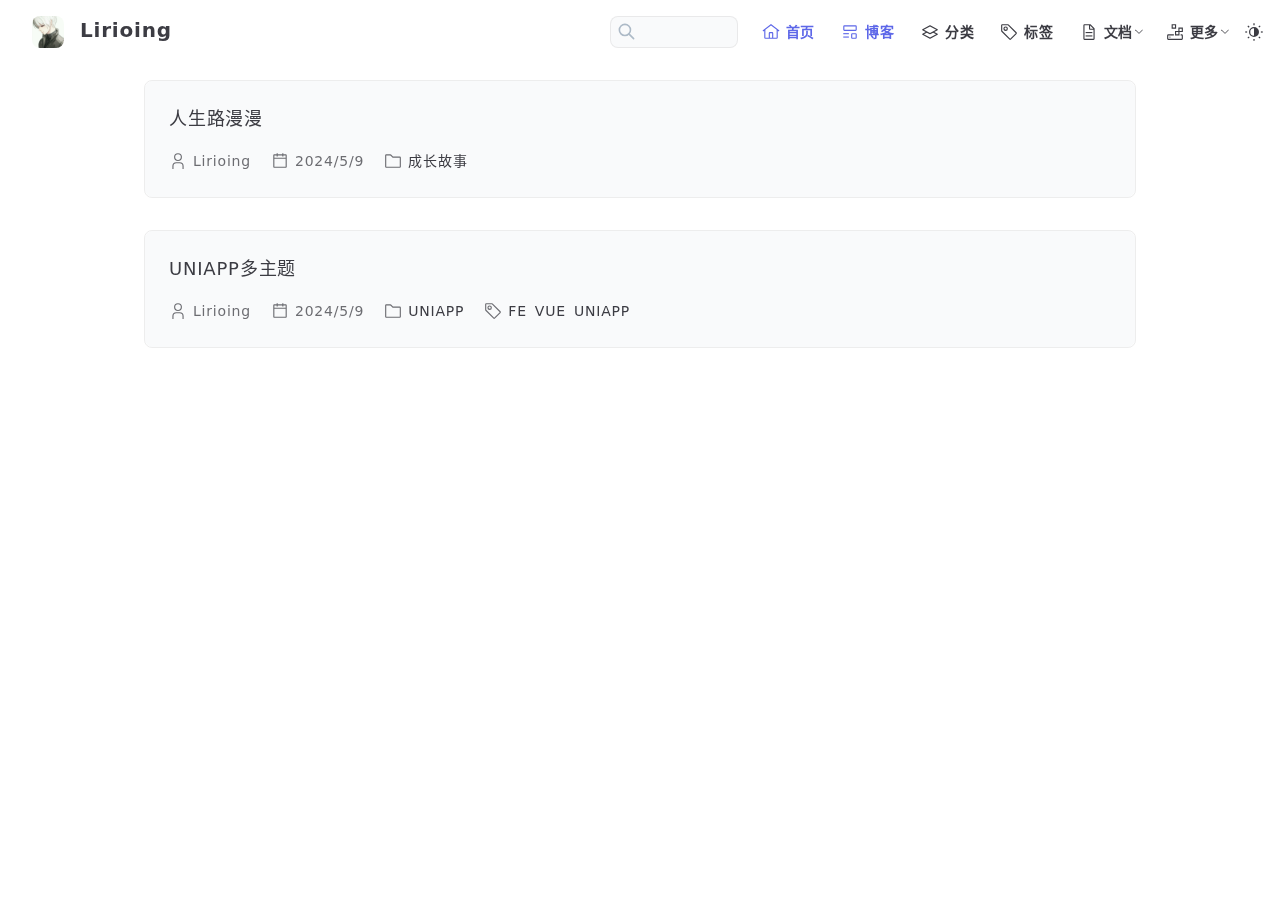
<file: posts.html>
<!DOCTYPE html>
<html lang="zh-CN">
  <head>
    <meta charset="utf-8">
    <meta name="viewport" content="width=device-width,initial-scale=1">
    <meta name="generator" content="VuePress 2.0.0-rc.9">
    <script>
      (function() {
        const userMode = localStorage.getItem('vuepress-reco-color-scheme') || 'auto';
        const systemDarkMode = window.matchMedia && window.matchMedia('(prefers-color-scheme: dark)').matches;

        if (userMode === 'dark' || (userMode === 'auto' && systemDarkMode)) {
          document.documentElement.classList.toggle('dark', true);
        }
      })();
    </script>
    <title>Lirioing</title><meta name="description" content="Lirioing">
    <link rel="stylesheet" href="/assets/css/styles.4be9c7ff.css">
    <link rel="preload" href="/assets/js/runtime~app.117780a1.js" as="script"><link rel="preload" href="/assets/css/styles.4be9c7ff.css" as="style"><link rel="preload" href="/assets/js/601.02f7d08a.js" as="script"><link rel="preload" href="/assets/js/app.7c957203.js" as="script">
    <link rel="prefetch" href="/assets/js/454.80e18770.js" as="script"><link rel="prefetch" href="/assets/js/711.2b57d668.js" as="script"><link rel="prefetch" href="/assets/js/uniapp-multi-theme.html.1ec56eb5.js" as="script"><link rel="prefetch" href="/assets/js/1.html.7f5668ce.js" as="script"><link rel="prefetch" href="/assets/js/index.html.cc8b812e.js" as="script"><link rel="prefetch" href="/assets/js/promise.html.c0d4ed7a.js" as="script"><link rel="prefetch" href="/assets/js/life.html.814be913.js" as="script"><link rel="prefetch" href="/assets/js/about.html.3a5444ab.js" as="script"><link rel="prefetch" href="/assets/js/404.html.850654ca.js" as="script"><link rel="prefetch" href="/assets/js/friendship-link.html.46b8200e.js" as="script"><link rel="prefetch" href="/assets/js/timeline.html.83b5197d.js" as="script"><link rel="prefetch" href="/assets/js/posts.html.32f86c8d.js" as="script">
  </head>
  <body>
    <div id="app"><!--[--><div class="common-wrapper series--no"><header class="navbar-container" style="top:0;"><div class="site-brand nav-item"><img class="logo" src="/avatar.jpg" alt="Lirioing"><a href="/" class="site-name can-hide">Lirioing</a></div><div class="nav-item navbar-links-wrapper" style=""><div><form class="search-box" role="search"><input type="search" autocomplete="off" spellcheck="false" value><!----></form></div><nav class="navbar-links"><!--[--><div class="navbar-links__item"><a href="/" class="link router-link-active" aria-label="首页"><!--[--><!--]--><span class="xicon-container left"><!--[--><svg xmlns="http://www.w3.org/2000/svg" xmlns:xlink="http://www.w3.org/1999/xlink" viewBox="0 0 32 32" class="xicon-icon" style="width:18px;height:18px;font-size:18px;color:inherit;"><path d="M16.612 2.214a1.01 1.01 0 0 0-1.242 0L1 13.419l1.243 1.572L4 13.621V26a2.004 2.004 0 0 0 2 2h20a2.004 2.004 0 0 0 2-2V13.63L29.757 15L31 13.428zM18 26h-4v-8h4zm2 0v-8a2.002 2.002 0 0 0-2-2h-4a2.002 2.002 0 0 0-2 2v8H6V12.062l10-7.79l10 7.8V26z" fill="currentColor"></path></svg><!--]--><span class="xicon-content" style="color:inherit;font-size:14px;"><!--[-->首页<!--]--></span></span><!--[--><!--]--></a></div><div class="navbar-links__item"><a href="/posts" class="link router-link-active" aria-label="博客"><!--[--><!--]--><span class="xicon-container left"><!--[--><svg xmlns="http://www.w3.org/2000/svg" xmlns:xlink="http://www.w3.org/1999/xlink" viewBox="0 0 32 32" class="xicon-icon" style="width:18px;height:18px;font-size:18px;color:inherit;"><path d="M4 24h10v2H4z" fill="currentColor"></path><path d="M4 18h10v2H4z" fill="currentColor"></path><path d="M26 14H6a2 2 0 0 1-2-2V6a2 2 0 0 1 2-2h20a2 2 0 0 1 2 2v6a2 2 0 0 1-2 2zM6 6v6h20V6z" fill="currentColor"></path><path d="M26 28h-6a2 2 0 0 1-2-2v-6a2 2 0 0 1 2-2h6a2 2 0 0 1 2 2v6a2 2 0 0 1-2 2zm-6-8v6h6v-6z" fill="currentColor"></path></svg><!--]--><span class="xicon-content" style="color:inherit;font-size:14px;"><!--[-->博客<!--]--></span></span><!--[--><!--]--></a></div><div class="navbar-links__item"><a href="/categories/UNIAPP/1" class="link" aria-label="分类"><!--[--><!--]--><span class="xicon-container left"><!--[--><svg xmlns="http://www.w3.org/2000/svg" xmlns:xlink="http://www.w3.org/1999/xlink" viewBox="0 0 32 32" class="xicon-icon" style="width:18px;height:18px;font-size:18px;color:inherit;"><path d="M29.474 19.12L23.681 16l5.793-3.12a1 1 0 0 0 0-1.76l-13-7a.998.998 0 0 0-.948 0l-13 7a1 1 0 0 0 0 1.76L8.319 16l-5.793 3.12a1 1 0 0 0 0 1.76l13 7a1 1 0 0 0 .948 0l13-7a1 1 0 0 0 0-1.76zM16 6.136L26.89 12L16 17.864L5.11 12zm0 19.728L5.11 20l5.319-2.864l5.097 2.744a1 1 0 0 0 .948 0l5.097-2.745L26.891 20z" fill="currentColor"></path></svg><!--]--><span class="xicon-content" style="color:inherit;font-size:14px;"><!--[-->分类<!--]--></span></span><!--[--><!--]--></a></div><div class="navbar-links__item"><a href="/tags/FE/1" class="link" aria-label="标签"><!--[--><!--]--><span class="xicon-container left"><!--[--><svg xmlns="http://www.w3.org/2000/svg" xmlns:xlink="http://www.w3.org/1999/xlink" viewBox="0 0 32 32" class="xicon-icon" style="width:18px;height:18px;font-size:18px;color:inherit;"><path d="M10 14a4 4 0 1 1 4-4a4.005 4.005 0 0 1-4 4zm0-6a2 2 0 1 0 1.998 2.004A2.002 2.002 0 0 0 10 8z" fill="currentColor"></path><path d="M16.644 29.415L2.586 15.354A2 2 0 0 1 2 13.941V4a2 2 0 0 1 2-2h9.941a2 2 0 0 1 1.414.586l14.06 14.058a2 2 0 0 1 0 2.828l-9.943 9.943a2 2 0 0 1-2.829 0zM4 4v9.942L18.058 28L28 18.058L13.942 4z" fill="currentColor"></path></svg><!--]--><span class="xicon-content" style="color:inherit;font-size:14px;"><!--[-->标签<!--]--></span></span><!--[--><!--]--></a></div><div class="navbar-links__item"><div class="dropdown-link"><button class="dropdown-link__title" type="button" aria-label="文档"><span class="xicon-container left title"><!--[--><svg xmlns="http://www.w3.org/2000/svg" xmlns:xlink="http://www.w3.org/1999/xlink" viewBox="0 0 32 32" class="xicon-icon" style="width:18px;height:18px;font-size:18px;color:inherit;"><path d="M25.7 9.3l-7-7c-.2-.2-.4-.3-.7-.3H8c-1.1 0-2 .9-2 2v24c0 1.1.9 2 2 2h16c1.1 0 2-.9 2-2V10c0-.3-.1-.5-.3-.7zM18 4.4l5.6 5.6H18V4.4zM24 28H8V4h8v6c0 1.1.9 2 2 2h6v16z" fill="currentColor"></path><path d="M10 22h12v2H10z" fill="currentColor"></path><path d="M10 16h12v2H10z" fill="currentColor"></path></svg><!--]--><span class="xicon-content" style="color:inherit;font-size:14px;"><!--[-->文档<!--]--></span></span><span class="arrow down"></span></button><button class="dropdown-link--mobile__title" type="button" aria-label="文档"><span class="title"><span class="xicon-container left"><!--[--><svg xmlns="http://www.w3.org/2000/svg" xmlns:xlink="http://www.w3.org/1999/xlink" viewBox="0 0 32 32" class="xicon-icon" style="width:18px;height:18px;font-size:18px;color:inherit;"><path d="M25.7 9.3l-7-7c-.2-.2-.4-.3-.7-.3H8c-1.1 0-2 .9-2 2v24c0 1.1.9 2 2 2h16c1.1 0 2-.9 2-2V10c0-.3-.1-.5-.3-.7zM18 4.4l5.6 5.6H18V4.4zM24 28H8V4h8v6c0 1.1.9 2 2 2h6v16z" fill="currentColor"></path><path d="M10 22h12v2H10z" fill="currentColor"></path><path d="M10 16h12v2H10z" fill="currentColor"></path></svg><!--]--><span class="xicon-content" style="color:inherit;font-size:14px;"><!--[-->文档<!--]--></span></span></span><span class="right arrow"></span></button><ul style="display:none;" class="dropdown-link__container"><!--[--><li class="dropdown-link__item"><a href="/docs/javascript/promise" class="link" aria-label="JavaScript"><!--[--><!--]--><span class="xicon-container left"><!--[--><!----><!--]--><span class="xicon-content" style="color:inherit;font-size:14px;"><!--[-->JavaScript<!--]--></span></span><!--[--><!--]--></a></li><!--]--></ul></div></div><div class="navbar-links__item"><div class="dropdown-link"><button class="dropdown-link__title" type="button" aria-label="更多"><span class="xicon-container left title"><!--[--><svg xmlns="http://www.w3.org/2000/svg" xmlns:xlink="http://www.w3.org/1999/xlink" viewBox="0 0 32 32" class="xicon-icon" style="width:18px;height:18px;font-size:18px;color:inherit;"><path d="M28 20h-2v2h2v6H4v-6h10v-2H4a2.002 2.002 0 0 0-2 2v6a2.002 2.002 0 0 0 2 2h24a2.002 2.002 0 0 0 2-2v-6a2.002 2.002 0 0 0-2-2z" fill="currentColor"></path><circle cx="7" cy="25" r="1" fill="currentColor"></circle><path d="M30 8h-8v6h-6v8h8v-6h6zm-8 12h-4v-4h4zm6-6h-4v-4h4z" fill="currentColor"></path><path d="M18 10h-8V2h8zm-6-2h4V4h-4z" fill="currentColor"></path></svg><!--]--><span class="xicon-content" style="color:inherit;font-size:14px;"><!--[-->更多<!--]--></span></span><span class="arrow down"></span></button><button class="dropdown-link--mobile__title" type="button" aria-label="更多"><span class="title"><span class="xicon-container left"><!--[--><svg xmlns="http://www.w3.org/2000/svg" xmlns:xlink="http://www.w3.org/1999/xlink" viewBox="0 0 32 32" class="xicon-icon" style="width:18px;height:18px;font-size:18px;color:inherit;"><path d="M28 20h-2v2h2v6H4v-6h10v-2H4a2.002 2.002 0 0 0-2 2v6a2.002 2.002 0 0 0 2 2h24a2.002 2.002 0 0 0 2-2v-6a2.002 2.002 0 0 0-2-2z" fill="currentColor"></path><circle cx="7" cy="25" r="1" fill="currentColor"></circle><path d="M30 8h-8v6h-6v8h8v-6h6zm-8 12h-4v-4h4zm6-6h-4v-4h4z" fill="currentColor"></path><path d="M18 10h-8V2h8zm-6-2h4V4h-4z" fill="currentColor"></path></svg><!--]--><span class="xicon-content" style="color:inherit;font-size:14px;"><!--[-->更多<!--]--></span></span></span><span class="right arrow"></span></button><ul style="display:none;" class="dropdown-link__container"><!--[--><li class="dropdown-link__item"><a href="/timeline" class="link" aria-label="归档"><!--[--><!--]--><span class="xicon-container left"><!--[--><svg xmlns="http://www.w3.org/2000/svg" xmlns:xlink="http://www.w3.org/1999/xlink" viewBox="0 0 32 32" class="xicon-icon" style="width:18px;height:18px;font-size:18px;color:inherit;"><path d="M26 30H11a2.002 2.002 0 0 1-2-2v-6h2v6h15V6h-9V4h9a2.002 2.002 0 0 1 2 2v22a2.002 2.002 0 0 1-2 2z" fill="currentColor"></path><path d="M17 10h7v2h-7z" fill="currentColor"></path><path d="M16 15h8v2h-8z" fill="currentColor"></path><path d="M15 20h9v2h-9z" fill="currentColor"></path><path d="M9 19a5.005 5.005 0 0 1-5-5V3h2v11a3 3 0 0 0 6 0V5a1 1 0 0 0-2 0v10H8V5a3 3 0 0 1 6 0v9a5.005 5.005 0 0 1-5 5z" fill="currentColor"></path></svg><!--]--><span class="xicon-content" style="color:inherit;font-size:14px;"><!--[-->归档<!--]--></span></span><!--[--><!--]--></a></li><li class="dropdown-link__item"><a href="/docs/about" class="link" aria-label="关于"><!--[--><!--]--><span class="xicon-container left"><!--[--><svg xmlns="http://www.w3.org/2000/svg" xmlns:xlink="http://www.w3.org/1999/xlink" viewBox="0 0 32 32" class="xicon-icon" style="width:18px;height:18px;font-size:18px;color:inherit;"><path d="M16 4a5 5 0 1 1-5 5a5 5 0 0 1 5-5m0-2a7 7 0 1 0 7 7a7 7 0 0 0-7-7z" fill="currentColor"></path><path d="M26 30h-2v-5a5 5 0 0 0-5-5h-6a5 5 0 0 0-5 5v5H6v-5a7 7 0 0 1 7-7h6a7 7 0 0 1 7 7z" fill="currentColor"></path></svg><!--]--><span class="xicon-content" style="color:inherit;font-size:14px;"><!--[-->关于<!--]--></span></span><!--[--><!--]--></a></li><!--]--></ul></div></div><!--]--></nav><span class="xicon-container btn-toggle-dark-mode btn--dark-mode"><svg xmlns="http://www.w3.org/2000/svg" xmlns:xlink="http://www.w3.org/1999/xlink" viewBox="0 0 32 32" style="width:20px;height:20px;font-size:20px;color:inherit;"><path d="M15 2h2v3h-2z" fill="currentColor"></path><path d="M27 15h3v2h-3z" fill="currentColor"></path><path d="M15 27h2v3h-2z" fill="currentColor"></path><path d="M2 15h3v2H2z" fill="currentColor"></path><path d="M5.45 6.884l1.414-1.415l2.121 2.122l-1.414 1.414z" fill="currentColor"></path><path d="M23 7.58l2.121-2.12l1.414 1.414l-2.121 2.121z" fill="currentColor"></path><path d="M23.002 24.416l1.415-1.414l2.12 2.122l-1.413 1.414z" fill="currentColor"></path><path d="M5.47 25.13L7.59 23L9 24.42l-2.12 2.12l-1.41-1.41z" fill="currentColor"></path><path d="M16 8a8 8 0 1 0 8 8a8 8 0 0 0-8-8zm0 14a6 6 0 0 1 0-12z" fill="currentColor"></path></svg></span><span class="xicon-container btn-toggle-menus"><svg xmlns="http://www.w3.org/2000/svg" xmlns:xlink="http://www.w3.org/1999/xlink" viewBox="0 0 32 32" style="width:20px;height:20px;font-size:20px;color:inherit;"><circle cx="16" cy="8" r="2" fill="currentColor"></circle><circle cx="16" cy="16" r="2" fill="currentColor"></circle><circle cx="16" cy="24" r="2" fill="currentColor"></circle></svg></span></div></header><!----><div class="mobile-menus-container"><nav class="navbar-links mobile"><!--[--><div class="navbar-links__item"><a href="/" class="link router-link-active" aria-label="首页"><!--[--><!--]--><span class="xicon-container left"><!--[--><svg xmlns="http://www.w3.org/2000/svg" xmlns:xlink="http://www.w3.org/1999/xlink" viewBox="0 0 32 32" class="xicon-icon" style="width:18px;height:18px;font-size:18px;color:inherit;"><path d="M16.612 2.214a1.01 1.01 0 0 0-1.242 0L1 13.419l1.243 1.572L4 13.621V26a2.004 2.004 0 0 0 2 2h20a2.004 2.004 0 0 0 2-2V13.63L29.757 15L31 13.428zM18 26h-4v-8h4zm2 0v-8a2.002 2.002 0 0 0-2-2h-4a2.002 2.002 0 0 0-2 2v8H6V12.062l10-7.79l10 7.8V26z" fill="currentColor"></path></svg><!--]--><span class="xicon-content" style="color:inherit;font-size:14px;"><!--[-->首页<!--]--></span></span><!--[--><!--]--></a></div><div class="navbar-links__item"><a href="/posts" class="link router-link-active" aria-label="博客"><!--[--><!--]--><span class="xicon-container left"><!--[--><svg xmlns="http://www.w3.org/2000/svg" xmlns:xlink="http://www.w3.org/1999/xlink" viewBox="0 0 32 32" class="xicon-icon" style="width:18px;height:18px;font-size:18px;color:inherit;"><path d="M4 24h10v2H4z" fill="currentColor"></path><path d="M4 18h10v2H4z" fill="currentColor"></path><path d="M26 14H6a2 2 0 0 1-2-2V6a2 2 0 0 1 2-2h20a2 2 0 0 1 2 2v6a2 2 0 0 1-2 2zM6 6v6h20V6z" fill="currentColor"></path><path d="M26 28h-6a2 2 0 0 1-2-2v-6a2 2 0 0 1 2-2h6a2 2 0 0 1 2 2v6a2 2 0 0 1-2 2zm-6-8v6h6v-6z" fill="currentColor"></path></svg><!--]--><span class="xicon-content" style="color:inherit;font-size:14px;"><!--[-->博客<!--]--></span></span><!--[--><!--]--></a></div><div class="navbar-links__item"><a href="/categories/UNIAPP/1" class="link" aria-label="分类"><!--[--><!--]--><span class="xicon-container left"><!--[--><svg xmlns="http://www.w3.org/2000/svg" xmlns:xlink="http://www.w3.org/1999/xlink" viewBox="0 0 32 32" class="xicon-icon" style="width:18px;height:18px;font-size:18px;color:inherit;"><path d="M29.474 19.12L23.681 16l5.793-3.12a1 1 0 0 0 0-1.76l-13-7a.998.998 0 0 0-.948 0l-13 7a1 1 0 0 0 0 1.76L8.319 16l-5.793 3.12a1 1 0 0 0 0 1.76l13 7a1 1 0 0 0 .948 0l13-7a1 1 0 0 0 0-1.76zM16 6.136L26.89 12L16 17.864L5.11 12zm0 19.728L5.11 20l5.319-2.864l5.097 2.744a1 1 0 0 0 .948 0l5.097-2.745L26.891 20z" fill="currentColor"></path></svg><!--]--><span class="xicon-content" style="color:inherit;font-size:14px;"><!--[-->分类<!--]--></span></span><!--[--><!--]--></a></div><div class="navbar-links__item"><a href="/tags/FE/1" class="link" aria-label="标签"><!--[--><!--]--><span class="xicon-container left"><!--[--><svg xmlns="http://www.w3.org/2000/svg" xmlns:xlink="http://www.w3.org/1999/xlink" viewBox="0 0 32 32" class="xicon-icon" style="width:18px;height:18px;font-size:18px;color:inherit;"><path d="M10 14a4 4 0 1 1 4-4a4.005 4.005 0 0 1-4 4zm0-6a2 2 0 1 0 1.998 2.004A2.002 2.002 0 0 0 10 8z" fill="currentColor"></path><path d="M16.644 29.415L2.586 15.354A2 2 0 0 1 2 13.941V4a2 2 0 0 1 2-2h9.941a2 2 0 0 1 1.414.586l14.06 14.058a2 2 0 0 1 0 2.828l-9.943 9.943a2 2 0 0 1-2.829 0zM4 4v9.942L18.058 28L28 18.058L13.942 4z" fill="currentColor"></path></svg><!--]--><span class="xicon-content" style="color:inherit;font-size:14px;"><!--[-->标签<!--]--></span></span><!--[--><!--]--></a></div><div class="navbar-links__item"><div class="dropdown-link"><button class="dropdown-link__title" type="button" aria-label="文档"><span class="xicon-container left title"><!--[--><svg xmlns="http://www.w3.org/2000/svg" xmlns:xlink="http://www.w3.org/1999/xlink" viewBox="0 0 32 32" class="xicon-icon" style="width:18px;height:18px;font-size:18px;color:inherit;"><path d="M25.7 9.3l-7-7c-.2-.2-.4-.3-.7-.3H8c-1.1 0-2 .9-2 2v24c0 1.1.9 2 2 2h16c1.1 0 2-.9 2-2V10c0-.3-.1-.5-.3-.7zM18 4.4l5.6 5.6H18V4.4zM24 28H8V4h8v6c0 1.1.9 2 2 2h6v16z" fill="currentColor"></path><path d="M10 22h12v2H10z" fill="currentColor"></path><path d="M10 16h12v2H10z" fill="currentColor"></path></svg><!--]--><span class="xicon-content" style="color:inherit;font-size:14px;"><!--[-->文档<!--]--></span></span><span class="arrow down"></span></button><button class="dropdown-link--mobile__title" type="button" aria-label="文档"><span class="title"><span class="xicon-container left"><!--[--><svg xmlns="http://www.w3.org/2000/svg" xmlns:xlink="http://www.w3.org/1999/xlink" viewBox="0 0 32 32" class="xicon-icon" style="width:18px;height:18px;font-size:18px;color:inherit;"><path d="M25.7 9.3l-7-7c-.2-.2-.4-.3-.7-.3H8c-1.1 0-2 .9-2 2v24c0 1.1.9 2 2 2h16c1.1 0 2-.9 2-2V10c0-.3-.1-.5-.3-.7zM18 4.4l5.6 5.6H18V4.4zM24 28H8V4h8v6c0 1.1.9 2 2 2h6v16z" fill="currentColor"></path><path d="M10 22h12v2H10z" fill="currentColor"></path><path d="M10 16h12v2H10z" fill="currentColor"></path></svg><!--]--><span class="xicon-content" style="color:inherit;font-size:14px;"><!--[-->文档<!--]--></span></span></span><span class="right arrow"></span></button><ul style="display:none;" class="dropdown-link__container"><!--[--><li class="dropdown-link__item"><a href="/docs/javascript/promise" class="link" aria-label="JavaScript"><!--[--><!--]--><span class="xicon-container left"><!--[--><!----><!--]--><span class="xicon-content" style="color:inherit;font-size:14px;"><!--[-->JavaScript<!--]--></span></span><!--[--><!--]--></a></li><!--]--></ul></div></div><div class="navbar-links__item"><div class="dropdown-link"><button class="dropdown-link__title" type="button" aria-label="更多"><span class="xicon-container left title"><!--[--><svg xmlns="http://www.w3.org/2000/svg" xmlns:xlink="http://www.w3.org/1999/xlink" viewBox="0 0 32 32" class="xicon-icon" style="width:18px;height:18px;font-size:18px;color:inherit;"><path d="M28 20h-2v2h2v6H4v-6h10v-2H4a2.002 2.002 0 0 0-2 2v6a2.002 2.002 0 0 0 2 2h24a2.002 2.002 0 0 0 2-2v-6a2.002 2.002 0 0 0-2-2z" fill="currentColor"></path><circle cx="7" cy="25" r="1" fill="currentColor"></circle><path d="M30 8h-8v6h-6v8h8v-6h6zm-8 12h-4v-4h4zm6-6h-4v-4h4z" fill="currentColor"></path><path d="M18 10h-8V2h8zm-6-2h4V4h-4z" fill="currentColor"></path></svg><!--]--><span class="xicon-content" style="color:inherit;font-size:14px;"><!--[-->更多<!--]--></span></span><span class="arrow down"></span></button><button class="dropdown-link--mobile__title" type="button" aria-label="更多"><span class="title"><span class="xicon-container left"><!--[--><svg xmlns="http://www.w3.org/2000/svg" xmlns:xlink="http://www.w3.org/1999/xlink" viewBox="0 0 32 32" class="xicon-icon" style="width:18px;height:18px;font-size:18px;color:inherit;"><path d="M28 20h-2v2h2v6H4v-6h10v-2H4a2.002 2.002 0 0 0-2 2v6a2.002 2.002 0 0 0 2 2h24a2.002 2.002 0 0 0 2-2v-6a2.002 2.002 0 0 0-2-2z" fill="currentColor"></path><circle cx="7" cy="25" r="1" fill="currentColor"></circle><path d="M30 8h-8v6h-6v8h8v-6h6zm-8 12h-4v-4h4zm6-6h-4v-4h4z" fill="currentColor"></path><path d="M18 10h-8V2h8zm-6-2h4V4h-4z" fill="currentColor"></path></svg><!--]--><span class="xicon-content" style="color:inherit;font-size:14px;"><!--[-->更多<!--]--></span></span></span><span class="right arrow"></span></button><ul style="display:none;" class="dropdown-link__container"><!--[--><li class="dropdown-link__item"><a href="/timeline" class="link" aria-label="归档"><!--[--><!--]--><span class="xicon-container left"><!--[--><svg xmlns="http://www.w3.org/2000/svg" xmlns:xlink="http://www.w3.org/1999/xlink" viewBox="0 0 32 32" class="xicon-icon" style="width:18px;height:18px;font-size:18px;color:inherit;"><path d="M26 30H11a2.002 2.002 0 0 1-2-2v-6h2v6h15V6h-9V4h9a2.002 2.002 0 0 1 2 2v22a2.002 2.002 0 0 1-2 2z" fill="currentColor"></path><path d="M17 10h7v2h-7z" fill="currentColor"></path><path d="M16 15h8v2h-8z" fill="currentColor"></path><path d="M15 20h9v2h-9z" fill="currentColor"></path><path d="M9 19a5.005 5.005 0 0 1-5-5V3h2v11a3 3 0 0 0 6 0V5a1 1 0 0 0-2 0v10H8V5a3 3 0 0 1 6 0v9a5.005 5.005 0 0 1-5 5z" fill="currentColor"></path></svg><!--]--><span class="xicon-content" style="color:inherit;font-size:14px;"><!--[-->归档<!--]--></span></span><!--[--><!--]--></a></li><li class="dropdown-link__item"><a href="/docs/about" class="link" aria-label="关于"><!--[--><!--]--><span class="xicon-container left"><!--[--><svg xmlns="http://www.w3.org/2000/svg" xmlns:xlink="http://www.w3.org/1999/xlink" viewBox="0 0 32 32" class="xicon-icon" style="width:18px;height:18px;font-size:18px;color:inherit;"><path d="M16 4a5 5 0 1 1-5 5a5 5 0 0 1 5-5m0-2a7 7 0 1 0 7 7a7 7 0 0 0-7-7z" fill="currentColor"></path><path d="M26 30h-2v-5a5 5 0 0 0-5-5h-6a5 5 0 0 0-5 5v5H6v-5a7 7 0 0 1 7-7h6a7 7 0 0 1 7 7z" fill="currentColor"></path></svg><!--]--><span class="xicon-content" style="color:inherit;font-size:14px;"><!--[-->关于<!--]--></span></span><!--[--><!--]--></a></li><!--]--></ul></div></div><!--]--></nav><div class="appearance"><span>Appearance</span><span class="xicon-container btn-toggle-dark-mode"><svg xmlns="http://www.w3.org/2000/svg" xmlns:xlink="http://www.w3.org/1999/xlink" viewBox="0 0 32 32" style="width:20px;height:20px;font-size:20px;color:inherit;"><path d="M15 2h2v3h-2z" fill="currentColor"></path><path d="M27 15h3v2h-3z" fill="currentColor"></path><path d="M15 27h2v3h-2z" fill="currentColor"></path><path d="M2 15h3v2H2z" fill="currentColor"></path><path d="M5.45 6.884l1.414-1.415l2.121 2.122l-1.414 1.414z" fill="currentColor"></path><path d="M23 7.58l2.121-2.12l1.414 1.414l-2.121 2.121z" fill="currentColor"></path><path d="M23.002 24.416l1.415-1.414l2.12 2.122l-1.413 1.414z" fill="currentColor"></path><path d="M5.47 25.13L7.59 23L9 24.42l-2.12 2.12l-1.41-1.41z" fill="currentColor"></path><path d="M16 8a8 8 0 1 0 8 8a8 8 0 0 0-8-8zm0 14a6 6 0 0 1 0-12z" fill="currentColor"></path></svg></span></div></div><div class="series-mask"></div><aside class="series-container"><div class="site-brand"><img class="logo" src="/avatar.jpg" alt="Lirioing"><a href="/" class="site-name can-hide">Lirioing</a></div><!--[--><!--]--></aside><!--[--><section class="posts-container"><div class="post-list-container"><!--[--><div class="magic-card post-item-container"><span class="magic-card__bg"></span><!--[--><div class="title"><a href="/blogs/life/2024/life.html" class="">人生路漫漫</a></div><div class="page-info"><span class="xicon-container left"><!--[--><svg xmlns="http://www.w3.org/2000/svg" xmlns:xlink="http://www.w3.org/1999/xlink" viewBox="0 0 32 32" class="xicon-icon" style="width:18px;height:18px;font-size:18px;color:inherit;"><path d="M16 4a5 5 0 1 1-5 5a5 5 0 0 1 5-5m0-2a7 7 0 1 0 7 7a7 7 0 0 0-7-7z" fill="currentColor"></path><path d="M26 30h-2v-5a5 5 0 0 0-5-5h-6a5 5 0 0 0-5 5v5H6v-5a7 7 0 0 1 7-7h6a7 7 0 0 1 7 7z" fill="currentColor"></path></svg><!--]--><span class="xicon-content" style="color:inherit;font-size:14px;"><!--[-->Lirioing<!--]--></span></span><span class="xicon-container left"><!--[--><svg xmlns="http://www.w3.org/2000/svg" xmlns:xlink="http://www.w3.org/1999/xlink" viewBox="0 0 32 32" class="xicon-icon" style="width:18px;height:18px;font-size:18px;color:inherit;"><path d="M26 4h-4V2h-2v2h-8V2h-2v2H6c-1.1 0-2 .9-2 2v20c0 1.1.9 2 2 2h20c1.1 0 2-.9 2-2V6c0-1.1-.9-2-2-2zm0 22H6V12h20v14zm0-16H6V6h4v2h2V6h8v2h2V6h4v4z" fill="currentColor"></path></svg><!--]--><span class="xicon-content" style="color:inherit;font-size:14px;"><!--[-->2024/5/9<!--]--></span></span><span class="xicon-container left"><!--[--><svg xmlns="http://www.w3.org/2000/svg" xmlns:xlink="http://www.w3.org/1999/xlink" viewBox="0 0 32 32" class="xicon-icon" style="width:18px;height:18px;font-size:18px;color:inherit;"><path d="M11.17 6l3.42 3.41l.58.59H28v16H4V6h7.17m0-2H4a2 2 0 0 0-2 2v20a2 2 0 0 0 2 2h24a2 2 0 0 0 2-2V10a2 2 0 0 0-2-2H16l-3.41-3.41A2 2 0 0 0 11.17 4z" fill="currentColor"></path></svg><!--]--><span class="xicon-content" style="color:inherit;font-size:14px;"><!--[--><!--[--><a href="/categories/chengchanggushi/1.html" class="">成长故事</a><!--]--><!--]--></span></span><!----><!----></div><!--]--></div><div class="magic-card post-item-container"><span class="magic-card__bg"></span><!--[--><div class="title"><a href="/blogs/uniapp/2024/uniapp-multi-theme.html" class="">UNIAPP多主题</a></div><div class="page-info"><span class="xicon-container left"><!--[--><svg xmlns="http://www.w3.org/2000/svg" xmlns:xlink="http://www.w3.org/1999/xlink" viewBox="0 0 32 32" class="xicon-icon" style="width:18px;height:18px;font-size:18px;color:inherit;"><path d="M16 4a5 5 0 1 1-5 5a5 5 0 0 1 5-5m0-2a7 7 0 1 0 7 7a7 7 0 0 0-7-7z" fill="currentColor"></path><path d="M26 30h-2v-5a5 5 0 0 0-5-5h-6a5 5 0 0 0-5 5v5H6v-5a7 7 0 0 1 7-7h6a7 7 0 0 1 7 7z" fill="currentColor"></path></svg><!--]--><span class="xicon-content" style="color:inherit;font-size:14px;"><!--[-->Lirioing<!--]--></span></span><span class="xicon-container left"><!--[--><svg xmlns="http://www.w3.org/2000/svg" xmlns:xlink="http://www.w3.org/1999/xlink" viewBox="0 0 32 32" class="xicon-icon" style="width:18px;height:18px;font-size:18px;color:inherit;"><path d="M26 4h-4V2h-2v2h-8V2h-2v2H6c-1.1 0-2 .9-2 2v20c0 1.1.9 2 2 2h20c1.1 0 2-.9 2-2V6c0-1.1-.9-2-2-2zm0 22H6V12h20v14zm0-16H6V6h4v2h2V6h8v2h2V6h4v4z" fill="currentColor"></path></svg><!--]--><span class="xicon-content" style="color:inherit;font-size:14px;"><!--[-->2024/5/9<!--]--></span></span><span class="xicon-container left"><!--[--><svg xmlns="http://www.w3.org/2000/svg" xmlns:xlink="http://www.w3.org/1999/xlink" viewBox="0 0 32 32" class="xicon-icon" style="width:18px;height:18px;font-size:18px;color:inherit;"><path d="M11.17 6l3.42 3.41l.58.59H28v16H4V6h7.17m0-2H4a2 2 0 0 0-2 2v20a2 2 0 0 0 2 2h24a2 2 0 0 0 2-2V10a2 2 0 0 0-2-2H16l-3.41-3.41A2 2 0 0 0 11.17 4z" fill="currentColor"></path></svg><!--]--><span class="xicon-content" style="color:inherit;font-size:14px;"><!--[--><!--[--><a href="/categories/UNIAPP/1.html" class="">UNIAPP</a><!--]--><!--]--></span></span><span class="xicon-container left"><!--[--><svg xmlns="http://www.w3.org/2000/svg" xmlns:xlink="http://www.w3.org/1999/xlink" viewBox="0 0 32 32" class="xicon-icon" style="width:18px;height:18px;font-size:18px;color:inherit;"><path d="M10 14a4 4 0 1 1 4-4a4.005 4.005 0 0 1-4 4zm0-6a2 2 0 1 0 1.998 2.004A2.002 2.002 0 0 0 10 8z" fill="currentColor"></path><path d="M16.644 29.415L2.586 15.354A2 2 0 0 1 2 13.941V4a2 2 0 0 1 2-2h9.941a2 2 0 0 1 1.414.586l14.06 14.058a2 2 0 0 1 0 2.828l-9.943 9.943a2 2 0 0 1-2.829 0zM4 4v9.942L18.058 28L28 18.058L13.942 4z" fill="currentColor"></path></svg><!--]--><span class="xicon-content" style="color:inherit;font-size:14px;"><!--[--><!--[--><a href="/tags/FE/1.html" class="">FE</a><a href="/tags/VUE/1.html" class="">VUE</a><a href="/tags/UNIAPP/1.html" class="">UNIAPP</a><!--]--><!--]--></span></span><!----></div><!--]--></div><!--]--></div><!----></section><!--]--><!----></div><!--[--><!----><!----><canvas id="moefy-canvas"></canvas><!--]--><!--]--></div>
    <script src="/assets/js/runtime~app.117780a1.js" defer></script><script src="/assets/js/601.02f7d08a.js" defer></script><script src="/assets/js/app.7c957203.js" defer></script>
  </body>
</html>
</file>
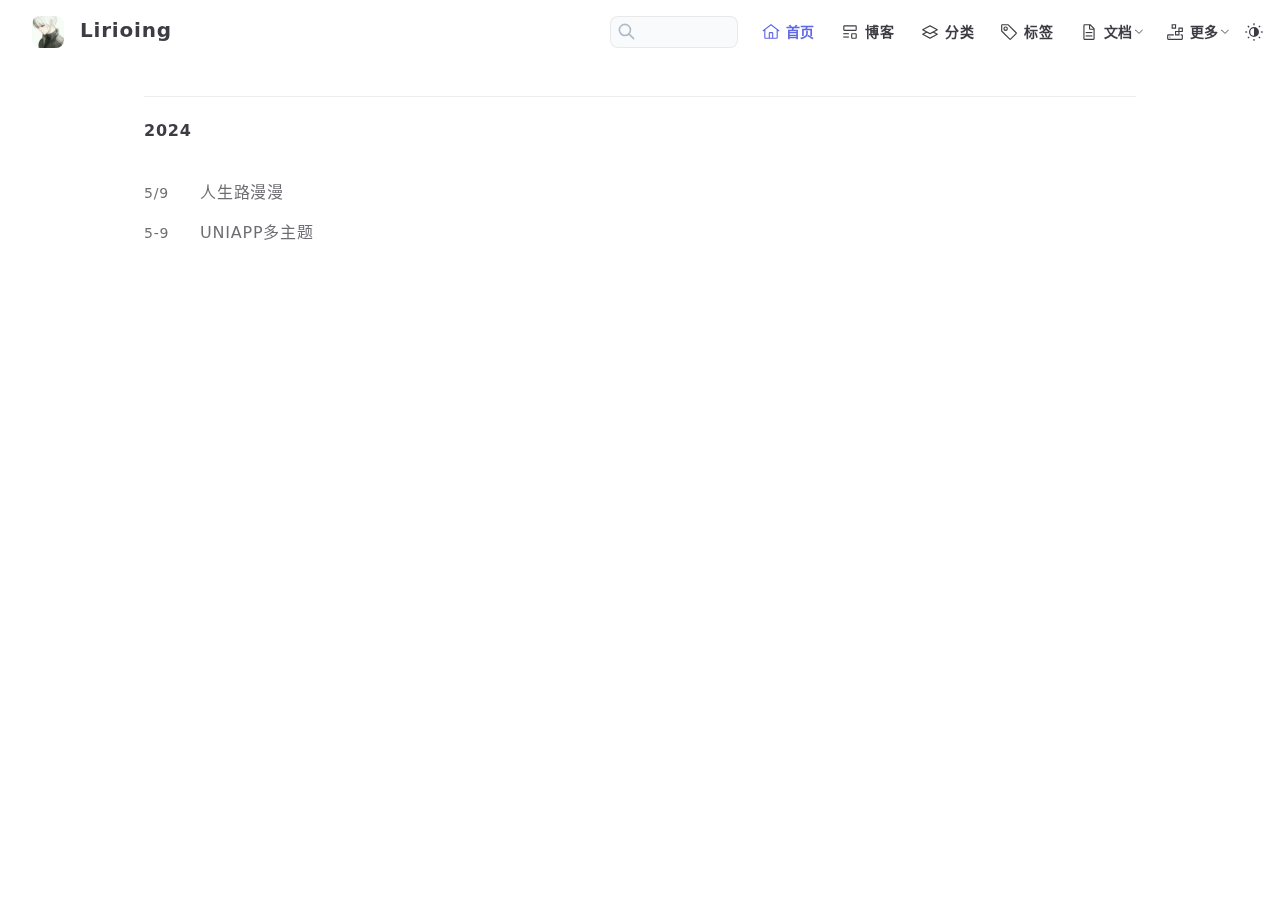
<file: timeline.html>
<!DOCTYPE html>
<html lang="zh-CN">
  <head>
    <meta charset="utf-8">
    <meta name="viewport" content="width=device-width,initial-scale=1">
    <meta name="generator" content="VuePress 2.0.0-rc.9">
    <script>
      (function() {
        const userMode = localStorage.getItem('vuepress-reco-color-scheme') || 'auto';
        const systemDarkMode = window.matchMedia && window.matchMedia('(prefers-color-scheme: dark)').matches;

        if (userMode === 'dark' || (userMode === 'auto' && systemDarkMode)) {
          document.documentElement.classList.toggle('dark', true);
        }
      })();
    </script>
    <title>Lirioing</title><meta name="description" content="Lirioing">
    <link rel="stylesheet" href="/assets/css/styles.4be9c7ff.css">
    <link rel="preload" href="/assets/js/runtime~app.117780a1.js" as="script"><link rel="preload" href="/assets/css/styles.4be9c7ff.css" as="style"><link rel="preload" href="/assets/js/601.02f7d08a.js" as="script"><link rel="preload" href="/assets/js/app.7c957203.js" as="script">
    <link rel="prefetch" href="/assets/js/454.80e18770.js" as="script"><link rel="prefetch" href="/assets/js/711.2b57d668.js" as="script"><link rel="prefetch" href="/assets/js/uniapp-multi-theme.html.1ec56eb5.js" as="script"><link rel="prefetch" href="/assets/js/1.html.7f5668ce.js" as="script"><link rel="prefetch" href="/assets/js/index.html.cc8b812e.js" as="script"><link rel="prefetch" href="/assets/js/promise.html.c0d4ed7a.js" as="script"><link rel="prefetch" href="/assets/js/life.html.814be913.js" as="script"><link rel="prefetch" href="/assets/js/about.html.3a5444ab.js" as="script"><link rel="prefetch" href="/assets/js/404.html.850654ca.js" as="script"><link rel="prefetch" href="/assets/js/friendship-link.html.46b8200e.js" as="script"><link rel="prefetch" href="/assets/js/timeline.html.83b5197d.js" as="script"><link rel="prefetch" href="/assets/js/posts.html.32f86c8d.js" as="script">
  </head>
  <body>
    <div id="app"><!--[--><div class="common-wrapper series--no timeline-wrapper"><header class="navbar-container" style="top:0;"><div class="site-brand nav-item"><img class="logo" src="/avatar.jpg" alt="Lirioing"><a href="/" class="site-name can-hide">Lirioing</a></div><div class="nav-item navbar-links-wrapper" style=""><div><form class="search-box" role="search"><input type="search" autocomplete="off" spellcheck="false" value><!----></form></div><nav class="navbar-links"><!--[--><div class="navbar-links__item"><a href="/" class="link router-link-active" aria-label="首页"><!--[--><!--]--><span class="xicon-container left"><!--[--><svg xmlns="http://www.w3.org/2000/svg" xmlns:xlink="http://www.w3.org/1999/xlink" viewBox="0 0 32 32" class="xicon-icon" style="width:18px;height:18px;font-size:18px;color:inherit;"><path d="M16.612 2.214a1.01 1.01 0 0 0-1.242 0L1 13.419l1.243 1.572L4 13.621V26a2.004 2.004 0 0 0 2 2h20a2.004 2.004 0 0 0 2-2V13.63L29.757 15L31 13.428zM18 26h-4v-8h4zm2 0v-8a2.002 2.002 0 0 0-2-2h-4a2.002 2.002 0 0 0-2 2v8H6V12.062l10-7.79l10 7.8V26z" fill="currentColor"></path></svg><!--]--><span class="xicon-content" style="color:inherit;font-size:14px;"><!--[-->首页<!--]--></span></span><!--[--><!--]--></a></div><div class="navbar-links__item"><a href="/posts" class="link" aria-label="博客"><!--[--><!--]--><span class="xicon-container left"><!--[--><svg xmlns="http://www.w3.org/2000/svg" xmlns:xlink="http://www.w3.org/1999/xlink" viewBox="0 0 32 32" class="xicon-icon" style="width:18px;height:18px;font-size:18px;color:inherit;"><path d="M4 24h10v2H4z" fill="currentColor"></path><path d="M4 18h10v2H4z" fill="currentColor"></path><path d="M26 14H6a2 2 0 0 1-2-2V6a2 2 0 0 1 2-2h20a2 2 0 0 1 2 2v6a2 2 0 0 1-2 2zM6 6v6h20V6z" fill="currentColor"></path><path d="M26 28h-6a2 2 0 0 1-2-2v-6a2 2 0 0 1 2-2h6a2 2 0 0 1 2 2v6a2 2 0 0 1-2 2zm-6-8v6h6v-6z" fill="currentColor"></path></svg><!--]--><span class="xicon-content" style="color:inherit;font-size:14px;"><!--[-->博客<!--]--></span></span><!--[--><!--]--></a></div><div class="navbar-links__item"><a href="/categories/UNIAPP/1" class="link" aria-label="分类"><!--[--><!--]--><span class="xicon-container left"><!--[--><svg xmlns="http://www.w3.org/2000/svg" xmlns:xlink="http://www.w3.org/1999/xlink" viewBox="0 0 32 32" class="xicon-icon" style="width:18px;height:18px;font-size:18px;color:inherit;"><path d="M29.474 19.12L23.681 16l5.793-3.12a1 1 0 0 0 0-1.76l-13-7a.998.998 0 0 0-.948 0l-13 7a1 1 0 0 0 0 1.76L8.319 16l-5.793 3.12a1 1 0 0 0 0 1.76l13 7a1 1 0 0 0 .948 0l13-7a1 1 0 0 0 0-1.76zM16 6.136L26.89 12L16 17.864L5.11 12zm0 19.728L5.11 20l5.319-2.864l5.097 2.744a1 1 0 0 0 .948 0l5.097-2.745L26.891 20z" fill="currentColor"></path></svg><!--]--><span class="xicon-content" style="color:inherit;font-size:14px;"><!--[-->分类<!--]--></span></span><!--[--><!--]--></a></div><div class="navbar-links__item"><a href="/tags/FE/1" class="link" aria-label="标签"><!--[--><!--]--><span class="xicon-container left"><!--[--><svg xmlns="http://www.w3.org/2000/svg" xmlns:xlink="http://www.w3.org/1999/xlink" viewBox="0 0 32 32" class="xicon-icon" style="width:18px;height:18px;font-size:18px;color:inherit;"><path d="M10 14a4 4 0 1 1 4-4a4.005 4.005 0 0 1-4 4zm0-6a2 2 0 1 0 1.998 2.004A2.002 2.002 0 0 0 10 8z" fill="currentColor"></path><path d="M16.644 29.415L2.586 15.354A2 2 0 0 1 2 13.941V4a2 2 0 0 1 2-2h9.941a2 2 0 0 1 1.414.586l14.06 14.058a2 2 0 0 1 0 2.828l-9.943 9.943a2 2 0 0 1-2.829 0zM4 4v9.942L18.058 28L28 18.058L13.942 4z" fill="currentColor"></path></svg><!--]--><span class="xicon-content" style="color:inherit;font-size:14px;"><!--[-->标签<!--]--></span></span><!--[--><!--]--></a></div><div class="navbar-links__item"><div class="dropdown-link"><button class="dropdown-link__title" type="button" aria-label="文档"><span class="xicon-container left title"><!--[--><svg xmlns="http://www.w3.org/2000/svg" xmlns:xlink="http://www.w3.org/1999/xlink" viewBox="0 0 32 32" class="xicon-icon" style="width:18px;height:18px;font-size:18px;color:inherit;"><path d="M25.7 9.3l-7-7c-.2-.2-.4-.3-.7-.3H8c-1.1 0-2 .9-2 2v24c0 1.1.9 2 2 2h16c1.1 0 2-.9 2-2V10c0-.3-.1-.5-.3-.7zM18 4.4l5.6 5.6H18V4.4zM24 28H8V4h8v6c0 1.1.9 2 2 2h6v16z" fill="currentColor"></path><path d="M10 22h12v2H10z" fill="currentColor"></path><path d="M10 16h12v2H10z" fill="currentColor"></path></svg><!--]--><span class="xicon-content" style="color:inherit;font-size:14px;"><!--[-->文档<!--]--></span></span><span class="arrow down"></span></button><button class="dropdown-link--mobile__title" type="button" aria-label="文档"><span class="title"><span class="xicon-container left"><!--[--><svg xmlns="http://www.w3.org/2000/svg" xmlns:xlink="http://www.w3.org/1999/xlink" viewBox="0 0 32 32" class="xicon-icon" style="width:18px;height:18px;font-size:18px;color:inherit;"><path d="M25.7 9.3l-7-7c-.2-.2-.4-.3-.7-.3H8c-1.1 0-2 .9-2 2v24c0 1.1.9 2 2 2h16c1.1 0 2-.9 2-2V10c0-.3-.1-.5-.3-.7zM18 4.4l5.6 5.6H18V4.4zM24 28H8V4h8v6c0 1.1.9 2 2 2h6v16z" fill="currentColor"></path><path d="M10 22h12v2H10z" fill="currentColor"></path><path d="M10 16h12v2H10z" fill="currentColor"></path></svg><!--]--><span class="xicon-content" style="color:inherit;font-size:14px;"><!--[-->文档<!--]--></span></span></span><span class="right arrow"></span></button><ul style="display:none;" class="dropdown-link__container"><!--[--><li class="dropdown-link__item"><a href="/docs/javascript/promise" class="link" aria-label="JavaScript"><!--[--><!--]--><span class="xicon-container left"><!--[--><!----><!--]--><span class="xicon-content" style="color:inherit;font-size:14px;"><!--[-->JavaScript<!--]--></span></span><!--[--><!--]--></a></li><!--]--></ul></div></div><div class="navbar-links__item"><div class="dropdown-link"><button class="dropdown-link__title" type="button" aria-label="更多"><span class="xicon-container left title"><!--[--><svg xmlns="http://www.w3.org/2000/svg" xmlns:xlink="http://www.w3.org/1999/xlink" viewBox="0 0 32 32" class="xicon-icon" style="width:18px;height:18px;font-size:18px;color:inherit;"><path d="M28 20h-2v2h2v6H4v-6h10v-2H4a2.002 2.002 0 0 0-2 2v6a2.002 2.002 0 0 0 2 2h24a2.002 2.002 0 0 0 2-2v-6a2.002 2.002 0 0 0-2-2z" fill="currentColor"></path><circle cx="7" cy="25" r="1" fill="currentColor"></circle><path d="M30 8h-8v6h-6v8h8v-6h6zm-8 12h-4v-4h4zm6-6h-4v-4h4z" fill="currentColor"></path><path d="M18 10h-8V2h8zm-6-2h4V4h-4z" fill="currentColor"></path></svg><!--]--><span class="xicon-content" style="color:inherit;font-size:14px;"><!--[-->更多<!--]--></span></span><span class="arrow down"></span></button><button class="dropdown-link--mobile__title" type="button" aria-label="更多"><span class="title"><span class="xicon-container left"><!--[--><svg xmlns="http://www.w3.org/2000/svg" xmlns:xlink="http://www.w3.org/1999/xlink" viewBox="0 0 32 32" class="xicon-icon" style="width:18px;height:18px;font-size:18px;color:inherit;"><path d="M28 20h-2v2h2v6H4v-6h10v-2H4a2.002 2.002 0 0 0-2 2v6a2.002 2.002 0 0 0 2 2h24a2.002 2.002 0 0 0 2-2v-6a2.002 2.002 0 0 0-2-2z" fill="currentColor"></path><circle cx="7" cy="25" r="1" fill="currentColor"></circle><path d="M30 8h-8v6h-6v8h8v-6h6zm-8 12h-4v-4h4zm6-6h-4v-4h4z" fill="currentColor"></path><path d="M18 10h-8V2h8zm-6-2h4V4h-4z" fill="currentColor"></path></svg><!--]--><span class="xicon-content" style="color:inherit;font-size:14px;"><!--[-->更多<!--]--></span></span></span><span class="right arrow"></span></button><ul style="display:none;" class="dropdown-link__container"><!--[--><li class="dropdown-link__item"><a href="/timeline" class="link router-link-active" aria-label="归档"><!--[--><!--]--><span class="xicon-container left"><!--[--><svg xmlns="http://www.w3.org/2000/svg" xmlns:xlink="http://www.w3.org/1999/xlink" viewBox="0 0 32 32" class="xicon-icon" style="width:18px;height:18px;font-size:18px;color:inherit;"><path d="M26 30H11a2.002 2.002 0 0 1-2-2v-6h2v6h15V6h-9V4h9a2.002 2.002 0 0 1 2 2v22a2.002 2.002 0 0 1-2 2z" fill="currentColor"></path><path d="M17 10h7v2h-7z" fill="currentColor"></path><path d="M16 15h8v2h-8z" fill="currentColor"></path><path d="M15 20h9v2h-9z" fill="currentColor"></path><path d="M9 19a5.005 5.005 0 0 1-5-5V3h2v11a3 3 0 0 0 6 0V5a1 1 0 0 0-2 0v10H8V5a3 3 0 0 1 6 0v9a5.005 5.005 0 0 1-5 5z" fill="currentColor"></path></svg><!--]--><span class="xicon-content" style="color:inherit;font-size:14px;"><!--[-->归档<!--]--></span></span><!--[--><!--]--></a></li><li class="dropdown-link__item"><a href="/docs/about" class="link" aria-label="关于"><!--[--><!--]--><span class="xicon-container left"><!--[--><svg xmlns="http://www.w3.org/2000/svg" xmlns:xlink="http://www.w3.org/1999/xlink" viewBox="0 0 32 32" class="xicon-icon" style="width:18px;height:18px;font-size:18px;color:inherit;"><path d="M16 4a5 5 0 1 1-5 5a5 5 0 0 1 5-5m0-2a7 7 0 1 0 7 7a7 7 0 0 0-7-7z" fill="currentColor"></path><path d="M26 30h-2v-5a5 5 0 0 0-5-5h-6a5 5 0 0 0-5 5v5H6v-5a7 7 0 0 1 7-7h6a7 7 0 0 1 7 7z" fill="currentColor"></path></svg><!--]--><span class="xicon-content" style="color:inherit;font-size:14px;"><!--[-->关于<!--]--></span></span><!--[--><!--]--></a></li><!--]--></ul></div></div><!--]--></nav><span class="xicon-container btn-toggle-dark-mode btn--dark-mode"><svg xmlns="http://www.w3.org/2000/svg" xmlns:xlink="http://www.w3.org/1999/xlink" viewBox="0 0 32 32" style="width:20px;height:20px;font-size:20px;color:inherit;"><path d="M15 2h2v3h-2z" fill="currentColor"></path><path d="M27 15h3v2h-3z" fill="currentColor"></path><path d="M15 27h2v3h-2z" fill="currentColor"></path><path d="M2 15h3v2H2z" fill="currentColor"></path><path d="M5.45 6.884l1.414-1.415l2.121 2.122l-1.414 1.414z" fill="currentColor"></path><path d="M23 7.58l2.121-2.12l1.414 1.414l-2.121 2.121z" fill="currentColor"></path><path d="M23.002 24.416l1.415-1.414l2.12 2.122l-1.413 1.414z" fill="currentColor"></path><path d="M5.47 25.13L7.59 23L9 24.42l-2.12 2.12l-1.41-1.41z" fill="currentColor"></path><path d="M16 8a8 8 0 1 0 8 8a8 8 0 0 0-8-8zm0 14a6 6 0 0 1 0-12z" fill="currentColor"></path></svg></span><span class="xicon-container btn-toggle-menus"><svg xmlns="http://www.w3.org/2000/svg" xmlns:xlink="http://www.w3.org/1999/xlink" viewBox="0 0 32 32" style="width:20px;height:20px;font-size:20px;color:inherit;"><circle cx="16" cy="8" r="2" fill="currentColor"></circle><circle cx="16" cy="16" r="2" fill="currentColor"></circle><circle cx="16" cy="24" r="2" fill="currentColor"></circle></svg></span></div></header><!----><div class="mobile-menus-container"><nav class="navbar-links mobile"><!--[--><div class="navbar-links__item"><a href="/" class="link router-link-active" aria-label="首页"><!--[--><!--]--><span class="xicon-container left"><!--[--><svg xmlns="http://www.w3.org/2000/svg" xmlns:xlink="http://www.w3.org/1999/xlink" viewBox="0 0 32 32" class="xicon-icon" style="width:18px;height:18px;font-size:18px;color:inherit;"><path d="M16.612 2.214a1.01 1.01 0 0 0-1.242 0L1 13.419l1.243 1.572L4 13.621V26a2.004 2.004 0 0 0 2 2h20a2.004 2.004 0 0 0 2-2V13.63L29.757 15L31 13.428zM18 26h-4v-8h4zm2 0v-8a2.002 2.002 0 0 0-2-2h-4a2.002 2.002 0 0 0-2 2v8H6V12.062l10-7.79l10 7.8V26z" fill="currentColor"></path></svg><!--]--><span class="xicon-content" style="color:inherit;font-size:14px;"><!--[-->首页<!--]--></span></span><!--[--><!--]--></a></div><div class="navbar-links__item"><a href="/posts" class="link" aria-label="博客"><!--[--><!--]--><span class="xicon-container left"><!--[--><svg xmlns="http://www.w3.org/2000/svg" xmlns:xlink="http://www.w3.org/1999/xlink" viewBox="0 0 32 32" class="xicon-icon" style="width:18px;height:18px;font-size:18px;color:inherit;"><path d="M4 24h10v2H4z" fill="currentColor"></path><path d="M4 18h10v2H4z" fill="currentColor"></path><path d="M26 14H6a2 2 0 0 1-2-2V6a2 2 0 0 1 2-2h20a2 2 0 0 1 2 2v6a2 2 0 0 1-2 2zM6 6v6h20V6z" fill="currentColor"></path><path d="M26 28h-6a2 2 0 0 1-2-2v-6a2 2 0 0 1 2-2h6a2 2 0 0 1 2 2v6a2 2 0 0 1-2 2zm-6-8v6h6v-6z" fill="currentColor"></path></svg><!--]--><span class="xicon-content" style="color:inherit;font-size:14px;"><!--[-->博客<!--]--></span></span><!--[--><!--]--></a></div><div class="navbar-links__item"><a href="/categories/UNIAPP/1" class="link" aria-label="分类"><!--[--><!--]--><span class="xicon-container left"><!--[--><svg xmlns="http://www.w3.org/2000/svg" xmlns:xlink="http://www.w3.org/1999/xlink" viewBox="0 0 32 32" class="xicon-icon" style="width:18px;height:18px;font-size:18px;color:inherit;"><path d="M29.474 19.12L23.681 16l5.793-3.12a1 1 0 0 0 0-1.76l-13-7a.998.998 0 0 0-.948 0l-13 7a1 1 0 0 0 0 1.76L8.319 16l-5.793 3.12a1 1 0 0 0 0 1.76l13 7a1 1 0 0 0 .948 0l13-7a1 1 0 0 0 0-1.76zM16 6.136L26.89 12L16 17.864L5.11 12zm0 19.728L5.11 20l5.319-2.864l5.097 2.744a1 1 0 0 0 .948 0l5.097-2.745L26.891 20z" fill="currentColor"></path></svg><!--]--><span class="xicon-content" style="color:inherit;font-size:14px;"><!--[-->分类<!--]--></span></span><!--[--><!--]--></a></div><div class="navbar-links__item"><a href="/tags/FE/1" class="link" aria-label="标签"><!--[--><!--]--><span class="xicon-container left"><!--[--><svg xmlns="http://www.w3.org/2000/svg" xmlns:xlink="http://www.w3.org/1999/xlink" viewBox="0 0 32 32" class="xicon-icon" style="width:18px;height:18px;font-size:18px;color:inherit;"><path d="M10 14a4 4 0 1 1 4-4a4.005 4.005 0 0 1-4 4zm0-6a2 2 0 1 0 1.998 2.004A2.002 2.002 0 0 0 10 8z" fill="currentColor"></path><path d="M16.644 29.415L2.586 15.354A2 2 0 0 1 2 13.941V4a2 2 0 0 1 2-2h9.941a2 2 0 0 1 1.414.586l14.06 14.058a2 2 0 0 1 0 2.828l-9.943 9.943a2 2 0 0 1-2.829 0zM4 4v9.942L18.058 28L28 18.058L13.942 4z" fill="currentColor"></path></svg><!--]--><span class="xicon-content" style="color:inherit;font-size:14px;"><!--[-->标签<!--]--></span></span><!--[--><!--]--></a></div><div class="navbar-links__item"><div class="dropdown-link"><button class="dropdown-link__title" type="button" aria-label="文档"><span class="xicon-container left title"><!--[--><svg xmlns="http://www.w3.org/2000/svg" xmlns:xlink="http://www.w3.org/1999/xlink" viewBox="0 0 32 32" class="xicon-icon" style="width:18px;height:18px;font-size:18px;color:inherit;"><path d="M25.7 9.3l-7-7c-.2-.2-.4-.3-.7-.3H8c-1.1 0-2 .9-2 2v24c0 1.1.9 2 2 2h16c1.1 0 2-.9 2-2V10c0-.3-.1-.5-.3-.7zM18 4.4l5.6 5.6H18V4.4zM24 28H8V4h8v6c0 1.1.9 2 2 2h6v16z" fill="currentColor"></path><path d="M10 22h12v2H10z" fill="currentColor"></path><path d="M10 16h12v2H10z" fill="currentColor"></path></svg><!--]--><span class="xicon-content" style="color:inherit;font-size:14px;"><!--[-->文档<!--]--></span></span><span class="arrow down"></span></button><button class="dropdown-link--mobile__title" type="button" aria-label="文档"><span class="title"><span class="xicon-container left"><!--[--><svg xmlns="http://www.w3.org/2000/svg" xmlns:xlink="http://www.w3.org/1999/xlink" viewBox="0 0 32 32" class="xicon-icon" style="width:18px;height:18px;font-size:18px;color:inherit;"><path d="M25.7 9.3l-7-7c-.2-.2-.4-.3-.7-.3H8c-1.1 0-2 .9-2 2v24c0 1.1.9 2 2 2h16c1.1 0 2-.9 2-2V10c0-.3-.1-.5-.3-.7zM18 4.4l5.6 5.6H18V4.4zM24 28H8V4h8v6c0 1.1.9 2 2 2h6v16z" fill="currentColor"></path><path d="M10 22h12v2H10z" fill="currentColor"></path><path d="M10 16h12v2H10z" fill="currentColor"></path></svg><!--]--><span class="xicon-content" style="color:inherit;font-size:14px;"><!--[-->文档<!--]--></span></span></span><span class="right arrow"></span></button><ul style="display:none;" class="dropdown-link__container"><!--[--><li class="dropdown-link__item"><a href="/docs/javascript/promise" class="link" aria-label="JavaScript"><!--[--><!--]--><span class="xicon-container left"><!--[--><!----><!--]--><span class="xicon-content" style="color:inherit;font-size:14px;"><!--[-->JavaScript<!--]--></span></span><!--[--><!--]--></a></li><!--]--></ul></div></div><div class="navbar-links__item"><div class="dropdown-link"><button class="dropdown-link__title" type="button" aria-label="更多"><span class="xicon-container left title"><!--[--><svg xmlns="http://www.w3.org/2000/svg" xmlns:xlink="http://www.w3.org/1999/xlink" viewBox="0 0 32 32" class="xicon-icon" style="width:18px;height:18px;font-size:18px;color:inherit;"><path d="M28 20h-2v2h2v6H4v-6h10v-2H4a2.002 2.002 0 0 0-2 2v6a2.002 2.002 0 0 0 2 2h24a2.002 2.002 0 0 0 2-2v-6a2.002 2.002 0 0 0-2-2z" fill="currentColor"></path><circle cx="7" cy="25" r="1" fill="currentColor"></circle><path d="M30 8h-8v6h-6v8h8v-6h6zm-8 12h-4v-4h4zm6-6h-4v-4h4z" fill="currentColor"></path><path d="M18 10h-8V2h8zm-6-2h4V4h-4z" fill="currentColor"></path></svg><!--]--><span class="xicon-content" style="color:inherit;font-size:14px;"><!--[-->更多<!--]--></span></span><span class="arrow down"></span></button><button class="dropdown-link--mobile__title" type="button" aria-label="更多"><span class="title"><span class="xicon-container left"><!--[--><svg xmlns="http://www.w3.org/2000/svg" xmlns:xlink="http://www.w3.org/1999/xlink" viewBox="0 0 32 32" class="xicon-icon" style="width:18px;height:18px;font-size:18px;color:inherit;"><path d="M28 20h-2v2h2v6H4v-6h10v-2H4a2.002 2.002 0 0 0-2 2v6a2.002 2.002 0 0 0 2 2h24a2.002 2.002 0 0 0 2-2v-6a2.002 2.002 0 0 0-2-2z" fill="currentColor"></path><circle cx="7" cy="25" r="1" fill="currentColor"></circle><path d="M30 8h-8v6h-6v8h8v-6h6zm-8 12h-4v-4h4zm6-6h-4v-4h4z" fill="currentColor"></path><path d="M18 10h-8V2h8zm-6-2h4V4h-4z" fill="currentColor"></path></svg><!--]--><span class="xicon-content" style="color:inherit;font-size:14px;"><!--[-->更多<!--]--></span></span></span><span class="right arrow"></span></button><ul style="display:none;" class="dropdown-link__container"><!--[--><li class="dropdown-link__item"><a href="/timeline" class="link router-link-active" aria-label="归档"><!--[--><!--]--><span class="xicon-container left"><!--[--><svg xmlns="http://www.w3.org/2000/svg" xmlns:xlink="http://www.w3.org/1999/xlink" viewBox="0 0 32 32" class="xicon-icon" style="width:18px;height:18px;font-size:18px;color:inherit;"><path d="M26 30H11a2.002 2.002 0 0 1-2-2v-6h2v6h15V6h-9V4h9a2.002 2.002 0 0 1 2 2v22a2.002 2.002 0 0 1-2 2z" fill="currentColor"></path><path d="M17 10h7v2h-7z" fill="currentColor"></path><path d="M16 15h8v2h-8z" fill="currentColor"></path><path d="M15 20h9v2h-9z" fill="currentColor"></path><path d="M9 19a5.005 5.005 0 0 1-5-5V3h2v11a3 3 0 0 0 6 0V5a1 1 0 0 0-2 0v10H8V5a3 3 0 0 1 6 0v9a5.005 5.005 0 0 1-5 5z" fill="currentColor"></path></svg><!--]--><span class="xicon-content" style="color:inherit;font-size:14px;"><!--[-->归档<!--]--></span></span><!--[--><!--]--></a></li><li class="dropdown-link__item"><a href="/docs/about" class="link" aria-label="关于"><!--[--><!--]--><span class="xicon-container left"><!--[--><svg xmlns="http://www.w3.org/2000/svg" xmlns:xlink="http://www.w3.org/1999/xlink" viewBox="0 0 32 32" class="xicon-icon" style="width:18px;height:18px;font-size:18px;color:inherit;"><path d="M16 4a5 5 0 1 1-5 5a5 5 0 0 1 5-5m0-2a7 7 0 1 0 7 7a7 7 0 0 0-7-7z" fill="currentColor"></path><path d="M26 30h-2v-5a5 5 0 0 0-5-5h-6a5 5 0 0 0-5 5v5H6v-5a7 7 0 0 1 7-7h6a7 7 0 0 1 7 7z" fill="currentColor"></path></svg><!--]--><span class="xicon-content" style="color:inherit;font-size:14px;"><!--[-->关于<!--]--></span></span><!--[--><!--]--></a></li><!--]--></ul></div></div><!--]--></nav><div class="appearance"><span>Appearance</span><span class="xicon-container btn-toggle-dark-mode"><svg xmlns="http://www.w3.org/2000/svg" xmlns:xlink="http://www.w3.org/1999/xlink" viewBox="0 0 32 32" style="width:20px;height:20px;font-size:20px;color:inherit;"><path d="M15 2h2v3h-2z" fill="currentColor"></path><path d="M27 15h3v2h-3z" fill="currentColor"></path><path d="M15 27h2v3h-2z" fill="currentColor"></path><path d="M2 15h3v2H2z" fill="currentColor"></path><path d="M5.45 6.884l1.414-1.415l2.121 2.122l-1.414 1.414z" fill="currentColor"></path><path d="M23 7.58l2.121-2.12l1.414 1.414l-2.121 2.121z" fill="currentColor"></path><path d="M23.002 24.416l1.415-1.414l2.12 2.122l-1.413 1.414z" fill="currentColor"></path><path d="M5.47 25.13L7.59 23L9 24.42l-2.12 2.12l-1.41-1.41z" fill="currentColor"></path><path d="M16 8a8 8 0 1 0 8 8a8 8 0 0 0-8-8zm0 14a6 6 0 0 1 0-12z" fill="currentColor"></path></svg></span></div></div><div class="series-mask"></div><aside class="series-container"><div class="site-brand"><img class="logo" src="/avatar.jpg" alt="Lirioing"><a href="/" class="site-name can-hide">Lirioing</a></div><!--[--><!--]--></aside><!--[--><ul class="timeline-content"><!--[--><li><h2 class="year">2024</h2><ul class="year-wrapper"><!--[--><li class="item"><span class="date">5/9</span><a href="/blogs/life/2024/life.html" class="title">人生路漫漫</a></li><li class="item"><span class="date">5-9</span><a href="/blogs/uniapp/2024/uniapp-multi-theme.html" class="title">UNIAPP多主题</a></li><!--]--></ul></li><!--]--></ul><!--]--><!----></div><!--[--><!----><!----><canvas id="moefy-canvas"></canvas><!--]--><!--]--></div>
    <script src="/assets/js/runtime~app.117780a1.js" defer></script><script src="/assets/js/601.02f7d08a.js" defer></script><script src="/assets/js/app.7c957203.js" defer></script>
  </body>
</html>
</file>
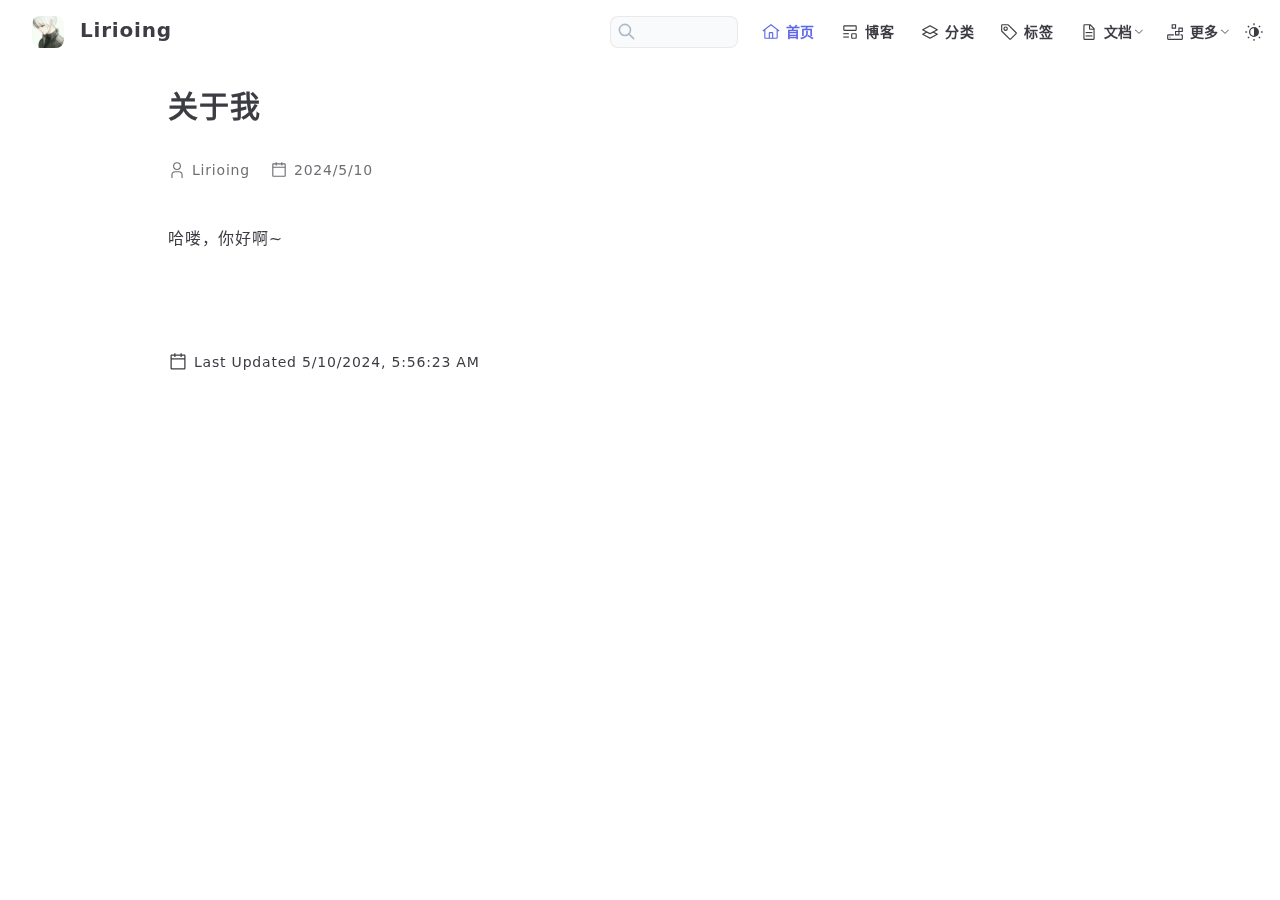
<file: docs/about.html>
<!DOCTYPE html>
<html lang="zh-CN">
  <head>
    <meta charset="utf-8">
    <meta name="viewport" content="width=device-width,initial-scale=1">
    <meta name="generator" content="VuePress 2.0.0-rc.9">
    <script>
      (function() {
        const userMode = localStorage.getItem('vuepress-reco-color-scheme') || 'auto';
        const systemDarkMode = window.matchMedia && window.matchMedia('(prefers-color-scheme: dark)').matches;

        if (userMode === 'dark' || (userMode === 'auto' && systemDarkMode)) {
          document.documentElement.classList.toggle('dark', true);
        }
      })();
    </script>
    <title>关于我 | Lirioing</title><meta name="description" content="Lirioing">
    <link rel="stylesheet" href="/assets/css/styles.4be9c7ff.css">
    <link rel="preload" href="/assets/js/runtime~app.117780a1.js" as="script"><link rel="preload" href="/assets/css/styles.4be9c7ff.css" as="style"><link rel="preload" href="/assets/js/601.02f7d08a.js" as="script"><link rel="preload" href="/assets/js/app.7c957203.js" as="script">
    <link rel="prefetch" href="/assets/js/454.80e18770.js" as="script"><link rel="prefetch" href="/assets/js/711.2b57d668.js" as="script"><link rel="prefetch" href="/assets/js/uniapp-multi-theme.html.1ec56eb5.js" as="script"><link rel="prefetch" href="/assets/js/1.html.7f5668ce.js" as="script"><link rel="prefetch" href="/assets/js/index.html.cc8b812e.js" as="script"><link rel="prefetch" href="/assets/js/promise.html.c0d4ed7a.js" as="script"><link rel="prefetch" href="/assets/js/life.html.814be913.js" as="script"><link rel="prefetch" href="/assets/js/about.html.3a5444ab.js" as="script"><link rel="prefetch" href="/assets/js/404.html.850654ca.js" as="script"><link rel="prefetch" href="/assets/js/friendship-link.html.46b8200e.js" as="script"><link rel="prefetch" href="/assets/js/timeline.html.83b5197d.js" as="script"><link rel="prefetch" href="/assets/js/posts.html.32f86c8d.js" as="script">
  </head>
  <body>
    <div id="app"><!--[--><div class="theme-container"><div class="common-wrapper series--no"><header class="navbar-container" style="top:0;"><div class="site-brand nav-item"><img class="logo" src="/avatar.jpg" alt="Lirioing"><a href="/" class="site-name can-hide">Lirioing</a></div><div class="nav-item navbar-links-wrapper" style=""><div><form class="search-box" role="search"><input type="search" autocomplete="off" spellcheck="false" value><!----></form></div><nav class="navbar-links"><!--[--><div class="navbar-links__item"><a href="/" class="link router-link-active" aria-label="首页"><!--[--><!--]--><span class="xicon-container left"><!--[--><svg xmlns="http://www.w3.org/2000/svg" xmlns:xlink="http://www.w3.org/1999/xlink" viewBox="0 0 32 32" class="xicon-icon" style="width:18px;height:18px;font-size:18px;color:inherit;"><path d="M16.612 2.214a1.01 1.01 0 0 0-1.242 0L1 13.419l1.243 1.572L4 13.621V26a2.004 2.004 0 0 0 2 2h20a2.004 2.004 0 0 0 2-2V13.63L29.757 15L31 13.428zM18 26h-4v-8h4zm2 0v-8a2.002 2.002 0 0 0-2-2h-4a2.002 2.002 0 0 0-2 2v8H6V12.062l10-7.79l10 7.8V26z" fill="currentColor"></path></svg><!--]--><span class="xicon-content" style="color:inherit;font-size:14px;"><!--[-->首页<!--]--></span></span><!--[--><!--]--></a></div><div class="navbar-links__item"><a href="/posts" class="link" aria-label="博客"><!--[--><!--]--><span class="xicon-container left"><!--[--><svg xmlns="http://www.w3.org/2000/svg" xmlns:xlink="http://www.w3.org/1999/xlink" viewBox="0 0 32 32" class="xicon-icon" style="width:18px;height:18px;font-size:18px;color:inherit;"><path d="M4 24h10v2H4z" fill="currentColor"></path><path d="M4 18h10v2H4z" fill="currentColor"></path><path d="M26 14H6a2 2 0 0 1-2-2V6a2 2 0 0 1 2-2h20a2 2 0 0 1 2 2v6a2 2 0 0 1-2 2zM6 6v6h20V6z" fill="currentColor"></path><path d="M26 28h-6a2 2 0 0 1-2-2v-6a2 2 0 0 1 2-2h6a2 2 0 0 1 2 2v6a2 2 0 0 1-2 2zm-6-8v6h6v-6z" fill="currentColor"></path></svg><!--]--><span class="xicon-content" style="color:inherit;font-size:14px;"><!--[-->博客<!--]--></span></span><!--[--><!--]--></a></div><div class="navbar-links__item"><a href="/categories/UNIAPP/1" class="link" aria-label="分类"><!--[--><!--]--><span class="xicon-container left"><!--[--><svg xmlns="http://www.w3.org/2000/svg" xmlns:xlink="http://www.w3.org/1999/xlink" viewBox="0 0 32 32" class="xicon-icon" style="width:18px;height:18px;font-size:18px;color:inherit;"><path d="M29.474 19.12L23.681 16l5.793-3.12a1 1 0 0 0 0-1.76l-13-7a.998.998 0 0 0-.948 0l-13 7a1 1 0 0 0 0 1.76L8.319 16l-5.793 3.12a1 1 0 0 0 0 1.76l13 7a1 1 0 0 0 .948 0l13-7a1 1 0 0 0 0-1.76zM16 6.136L26.89 12L16 17.864L5.11 12zm0 19.728L5.11 20l5.319-2.864l5.097 2.744a1 1 0 0 0 .948 0l5.097-2.745L26.891 20z" fill="currentColor"></path></svg><!--]--><span class="xicon-content" style="color:inherit;font-size:14px;"><!--[-->分类<!--]--></span></span><!--[--><!--]--></a></div><div class="navbar-links__item"><a href="/tags/FE/1" class="link" aria-label="标签"><!--[--><!--]--><span class="xicon-container left"><!--[--><svg xmlns="http://www.w3.org/2000/svg" xmlns:xlink="http://www.w3.org/1999/xlink" viewBox="0 0 32 32" class="xicon-icon" style="width:18px;height:18px;font-size:18px;color:inherit;"><path d="M10 14a4 4 0 1 1 4-4a4.005 4.005 0 0 1-4 4zm0-6a2 2 0 1 0 1.998 2.004A2.002 2.002 0 0 0 10 8z" fill="currentColor"></path><path d="M16.644 29.415L2.586 15.354A2 2 0 0 1 2 13.941V4a2 2 0 0 1 2-2h9.941a2 2 0 0 1 1.414.586l14.06 14.058a2 2 0 0 1 0 2.828l-9.943 9.943a2 2 0 0 1-2.829 0zM4 4v9.942L18.058 28L28 18.058L13.942 4z" fill="currentColor"></path></svg><!--]--><span class="xicon-content" style="color:inherit;font-size:14px;"><!--[-->标签<!--]--></span></span><!--[--><!--]--></a></div><div class="navbar-links__item"><div class="dropdown-link"><button class="dropdown-link__title" type="button" aria-label="文档"><span class="xicon-container left title"><!--[--><svg xmlns="http://www.w3.org/2000/svg" xmlns:xlink="http://www.w3.org/1999/xlink" viewBox="0 0 32 32" class="xicon-icon" style="width:18px;height:18px;font-size:18px;color:inherit;"><path d="M25.7 9.3l-7-7c-.2-.2-.4-.3-.7-.3H8c-1.1 0-2 .9-2 2v24c0 1.1.9 2 2 2h16c1.1 0 2-.9 2-2V10c0-.3-.1-.5-.3-.7zM18 4.4l5.6 5.6H18V4.4zM24 28H8V4h8v6c0 1.1.9 2 2 2h6v16z" fill="currentColor"></path><path d="M10 22h12v2H10z" fill="currentColor"></path><path d="M10 16h12v2H10z" fill="currentColor"></path></svg><!--]--><span class="xicon-content" style="color:inherit;font-size:14px;"><!--[-->文档<!--]--></span></span><span class="arrow down"></span></button><button class="dropdown-link--mobile__title" type="button" aria-label="文档"><span class="title"><span class="xicon-container left"><!--[--><svg xmlns="http://www.w3.org/2000/svg" xmlns:xlink="http://www.w3.org/1999/xlink" viewBox="0 0 32 32" class="xicon-icon" style="width:18px;height:18px;font-size:18px;color:inherit;"><path d="M25.7 9.3l-7-7c-.2-.2-.4-.3-.7-.3H8c-1.1 0-2 .9-2 2v24c0 1.1.9 2 2 2h16c1.1 0 2-.9 2-2V10c0-.3-.1-.5-.3-.7zM18 4.4l5.6 5.6H18V4.4zM24 28H8V4h8v6c0 1.1.9 2 2 2h6v16z" fill="currentColor"></path><path d="M10 22h12v2H10z" fill="currentColor"></path><path d="M10 16h12v2H10z" fill="currentColor"></path></svg><!--]--><span class="xicon-content" style="color:inherit;font-size:14px;"><!--[-->文档<!--]--></span></span></span><span class="right arrow"></span></button><ul style="display:none;" class="dropdown-link__container"><!--[--><li class="dropdown-link__item"><a href="/docs/javascript/promise" class="link" aria-label="JavaScript"><!--[--><!--]--><span class="xicon-container left"><!--[--><!----><!--]--><span class="xicon-content" style="color:inherit;font-size:14px;"><!--[-->JavaScript<!--]--></span></span><!--[--><!--]--></a></li><!--]--></ul></div></div><div class="navbar-links__item"><div class="dropdown-link"><button class="dropdown-link__title" type="button" aria-label="更多"><span class="xicon-container left title"><!--[--><svg xmlns="http://www.w3.org/2000/svg" xmlns:xlink="http://www.w3.org/1999/xlink" viewBox="0 0 32 32" class="xicon-icon" style="width:18px;height:18px;font-size:18px;color:inherit;"><path d="M28 20h-2v2h2v6H4v-6h10v-2H4a2.002 2.002 0 0 0-2 2v6a2.002 2.002 0 0 0 2 2h24a2.002 2.002 0 0 0 2-2v-6a2.002 2.002 0 0 0-2-2z" fill="currentColor"></path><circle cx="7" cy="25" r="1" fill="currentColor"></circle><path d="M30 8h-8v6h-6v8h8v-6h6zm-8 12h-4v-4h4zm6-6h-4v-4h4z" fill="currentColor"></path><path d="M18 10h-8V2h8zm-6-2h4V4h-4z" fill="currentColor"></path></svg><!--]--><span class="xicon-content" style="color:inherit;font-size:14px;"><!--[-->更多<!--]--></span></span><span class="arrow down"></span></button><button class="dropdown-link--mobile__title" type="button" aria-label="更多"><span class="title"><span class="xicon-container left"><!--[--><svg xmlns="http://www.w3.org/2000/svg" xmlns:xlink="http://www.w3.org/1999/xlink" viewBox="0 0 32 32" class="xicon-icon" style="width:18px;height:18px;font-size:18px;color:inherit;"><path d="M28 20h-2v2h2v6H4v-6h10v-2H4a2.002 2.002 0 0 0-2 2v6a2.002 2.002 0 0 0 2 2h24a2.002 2.002 0 0 0 2-2v-6a2.002 2.002 0 0 0-2-2z" fill="currentColor"></path><circle cx="7" cy="25" r="1" fill="currentColor"></circle><path d="M30 8h-8v6h-6v8h8v-6h6zm-8 12h-4v-4h4zm6-6h-4v-4h4z" fill="currentColor"></path><path d="M18 10h-8V2h8zm-6-2h4V4h-4z" fill="currentColor"></path></svg><!--]--><span class="xicon-content" style="color:inherit;font-size:14px;"><!--[-->更多<!--]--></span></span></span><span class="right arrow"></span></button><ul style="display:none;" class="dropdown-link__container"><!--[--><li class="dropdown-link__item"><a href="/timeline" class="link" aria-label="归档"><!--[--><!--]--><span class="xicon-container left"><!--[--><svg xmlns="http://www.w3.org/2000/svg" xmlns:xlink="http://www.w3.org/1999/xlink" viewBox="0 0 32 32" class="xicon-icon" style="width:18px;height:18px;font-size:18px;color:inherit;"><path d="M26 30H11a2.002 2.002 0 0 1-2-2v-6h2v6h15V6h-9V4h9a2.002 2.002 0 0 1 2 2v22a2.002 2.002 0 0 1-2 2z" fill="currentColor"></path><path d="M17 10h7v2h-7z" fill="currentColor"></path><path d="M16 15h8v2h-8z" fill="currentColor"></path><path d="M15 20h9v2h-9z" fill="currentColor"></path><path d="M9 19a5.005 5.005 0 0 1-5-5V3h2v11a3 3 0 0 0 6 0V5a1 1 0 0 0-2 0v10H8V5a3 3 0 0 1 6 0v9a5.005 5.005 0 0 1-5 5z" fill="currentColor"></path></svg><!--]--><span class="xicon-content" style="color:inherit;font-size:14px;"><!--[-->归档<!--]--></span></span><!--[--><!--]--></a></li><li class="dropdown-link__item"><a href="/docs/about" class="link router-link-active" aria-label="关于"><!--[--><!--]--><span class="xicon-container left"><!--[--><svg xmlns="http://www.w3.org/2000/svg" xmlns:xlink="http://www.w3.org/1999/xlink" viewBox="0 0 32 32" class="xicon-icon" style="width:18px;height:18px;font-size:18px;color:inherit;"><path d="M16 4a5 5 0 1 1-5 5a5 5 0 0 1 5-5m0-2a7 7 0 1 0 7 7a7 7 0 0 0-7-7z" fill="currentColor"></path><path d="M26 30h-2v-5a5 5 0 0 0-5-5h-6a5 5 0 0 0-5 5v5H6v-5a7 7 0 0 1 7-7h6a7 7 0 0 1 7 7z" fill="currentColor"></path></svg><!--]--><span class="xicon-content" style="color:inherit;font-size:14px;"><!--[-->关于<!--]--></span></span><!--[--><!--]--></a></li><!--]--></ul></div></div><!--]--></nav><span class="xicon-container btn-toggle-dark-mode btn--dark-mode"><svg xmlns="http://www.w3.org/2000/svg" xmlns:xlink="http://www.w3.org/1999/xlink" viewBox="0 0 32 32" style="width:20px;height:20px;font-size:20px;color:inherit;"><path d="M15 2h2v3h-2z" fill="currentColor"></path><path d="M27 15h3v2h-3z" fill="currentColor"></path><path d="M15 27h2v3h-2z" fill="currentColor"></path><path d="M2 15h3v2H2z" fill="currentColor"></path><path d="M5.45 6.884l1.414-1.415l2.121 2.122l-1.414 1.414z" fill="currentColor"></path><path d="M23 7.58l2.121-2.12l1.414 1.414l-2.121 2.121z" fill="currentColor"></path><path d="M23.002 24.416l1.415-1.414l2.12 2.122l-1.413 1.414z" fill="currentColor"></path><path d="M5.47 25.13L7.59 23L9 24.42l-2.12 2.12l-1.41-1.41z" fill="currentColor"></path><path d="M16 8a8 8 0 1 0 8 8a8 8 0 0 0-8-8zm0 14a6 6 0 0 1 0-12z" fill="currentColor"></path></svg></span><span class="xicon-container btn-toggle-menus"><svg xmlns="http://www.w3.org/2000/svg" xmlns:xlink="http://www.w3.org/1999/xlink" viewBox="0 0 32 32" style="width:20px;height:20px;font-size:20px;color:inherit;"><circle cx="16" cy="8" r="2" fill="currentColor"></circle><circle cx="16" cy="16" r="2" fill="currentColor"></circle><circle cx="16" cy="24" r="2" fill="currentColor"></circle></svg></span></div></header><!----><div class="mobile-menus-container"><nav class="navbar-links mobile"><!--[--><div class="navbar-links__item"><a href="/" class="link router-link-active" aria-label="首页"><!--[--><!--]--><span class="xicon-container left"><!--[--><svg xmlns="http://www.w3.org/2000/svg" xmlns:xlink="http://www.w3.org/1999/xlink" viewBox="0 0 32 32" class="xicon-icon" style="width:18px;height:18px;font-size:18px;color:inherit;"><path d="M16.612 2.214a1.01 1.01 0 0 0-1.242 0L1 13.419l1.243 1.572L4 13.621V26a2.004 2.004 0 0 0 2 2h20a2.004 2.004 0 0 0 2-2V13.63L29.757 15L31 13.428zM18 26h-4v-8h4zm2 0v-8a2.002 2.002 0 0 0-2-2h-4a2.002 2.002 0 0 0-2 2v8H6V12.062l10-7.79l10 7.8V26z" fill="currentColor"></path></svg><!--]--><span class="xicon-content" style="color:inherit;font-size:14px;"><!--[-->首页<!--]--></span></span><!--[--><!--]--></a></div><div class="navbar-links__item"><a href="/posts" class="link" aria-label="博客"><!--[--><!--]--><span class="xicon-container left"><!--[--><svg xmlns="http://www.w3.org/2000/svg" xmlns:xlink="http://www.w3.org/1999/xlink" viewBox="0 0 32 32" class="xicon-icon" style="width:18px;height:18px;font-size:18px;color:inherit;"><path d="M4 24h10v2H4z" fill="currentColor"></path><path d="M4 18h10v2H4z" fill="currentColor"></path><path d="M26 14H6a2 2 0 0 1-2-2V6a2 2 0 0 1 2-2h20a2 2 0 0 1 2 2v6a2 2 0 0 1-2 2zM6 6v6h20V6z" fill="currentColor"></path><path d="M26 28h-6a2 2 0 0 1-2-2v-6a2 2 0 0 1 2-2h6a2 2 0 0 1 2 2v6a2 2 0 0 1-2 2zm-6-8v6h6v-6z" fill="currentColor"></path></svg><!--]--><span class="xicon-content" style="color:inherit;font-size:14px;"><!--[-->博客<!--]--></span></span><!--[--><!--]--></a></div><div class="navbar-links__item"><a href="/categories/UNIAPP/1" class="link" aria-label="分类"><!--[--><!--]--><span class="xicon-container left"><!--[--><svg xmlns="http://www.w3.org/2000/svg" xmlns:xlink="http://www.w3.org/1999/xlink" viewBox="0 0 32 32" class="xicon-icon" style="width:18px;height:18px;font-size:18px;color:inherit;"><path d="M29.474 19.12L23.681 16l5.793-3.12a1 1 0 0 0 0-1.76l-13-7a.998.998 0 0 0-.948 0l-13 7a1 1 0 0 0 0 1.76L8.319 16l-5.793 3.12a1 1 0 0 0 0 1.76l13 7a1 1 0 0 0 .948 0l13-7a1 1 0 0 0 0-1.76zM16 6.136L26.89 12L16 17.864L5.11 12zm0 19.728L5.11 20l5.319-2.864l5.097 2.744a1 1 0 0 0 .948 0l5.097-2.745L26.891 20z" fill="currentColor"></path></svg><!--]--><span class="xicon-content" style="color:inherit;font-size:14px;"><!--[-->分类<!--]--></span></span><!--[--><!--]--></a></div><div class="navbar-links__item"><a href="/tags/FE/1" class="link" aria-label="标签"><!--[--><!--]--><span class="xicon-container left"><!--[--><svg xmlns="http://www.w3.org/2000/svg" xmlns:xlink="http://www.w3.org/1999/xlink" viewBox="0 0 32 32" class="xicon-icon" style="width:18px;height:18px;font-size:18px;color:inherit;"><path d="M10 14a4 4 0 1 1 4-4a4.005 4.005 0 0 1-4 4zm0-6a2 2 0 1 0 1.998 2.004A2.002 2.002 0 0 0 10 8z" fill="currentColor"></path><path d="M16.644 29.415L2.586 15.354A2 2 0 0 1 2 13.941V4a2 2 0 0 1 2-2h9.941a2 2 0 0 1 1.414.586l14.06 14.058a2 2 0 0 1 0 2.828l-9.943 9.943a2 2 0 0 1-2.829 0zM4 4v9.942L18.058 28L28 18.058L13.942 4z" fill="currentColor"></path></svg><!--]--><span class="xicon-content" style="color:inherit;font-size:14px;"><!--[-->标签<!--]--></span></span><!--[--><!--]--></a></div><div class="navbar-links__item"><div class="dropdown-link"><button class="dropdown-link__title" type="button" aria-label="文档"><span class="xicon-container left title"><!--[--><svg xmlns="http://www.w3.org/2000/svg" xmlns:xlink="http://www.w3.org/1999/xlink" viewBox="0 0 32 32" class="xicon-icon" style="width:18px;height:18px;font-size:18px;color:inherit;"><path d="M25.7 9.3l-7-7c-.2-.2-.4-.3-.7-.3H8c-1.1 0-2 .9-2 2v24c0 1.1.9 2 2 2h16c1.1 0 2-.9 2-2V10c0-.3-.1-.5-.3-.7zM18 4.4l5.6 5.6H18V4.4zM24 28H8V4h8v6c0 1.1.9 2 2 2h6v16z" fill="currentColor"></path><path d="M10 22h12v2H10z" fill="currentColor"></path><path d="M10 16h12v2H10z" fill="currentColor"></path></svg><!--]--><span class="xicon-content" style="color:inherit;font-size:14px;"><!--[-->文档<!--]--></span></span><span class="arrow down"></span></button><button class="dropdown-link--mobile__title" type="button" aria-label="文档"><span class="title"><span class="xicon-container left"><!--[--><svg xmlns="http://www.w3.org/2000/svg" xmlns:xlink="http://www.w3.org/1999/xlink" viewBox="0 0 32 32" class="xicon-icon" style="width:18px;height:18px;font-size:18px;color:inherit;"><path d="M25.7 9.3l-7-7c-.2-.2-.4-.3-.7-.3H8c-1.1 0-2 .9-2 2v24c0 1.1.9 2 2 2h16c1.1 0 2-.9 2-2V10c0-.3-.1-.5-.3-.7zM18 4.4l5.6 5.6H18V4.4zM24 28H8V4h8v6c0 1.1.9 2 2 2h6v16z" fill="currentColor"></path><path d="M10 22h12v2H10z" fill="currentColor"></path><path d="M10 16h12v2H10z" fill="currentColor"></path></svg><!--]--><span class="xicon-content" style="color:inherit;font-size:14px;"><!--[-->文档<!--]--></span></span></span><span class="right arrow"></span></button><ul style="display:none;" class="dropdown-link__container"><!--[--><li class="dropdown-link__item"><a href="/docs/javascript/promise" class="link" aria-label="JavaScript"><!--[--><!--]--><span class="xicon-container left"><!--[--><!----><!--]--><span class="xicon-content" style="color:inherit;font-size:14px;"><!--[-->JavaScript<!--]--></span></span><!--[--><!--]--></a></li><!--]--></ul></div></div><div class="navbar-links__item"><div class="dropdown-link"><button class="dropdown-link__title" type="button" aria-label="更多"><span class="xicon-container left title"><!--[--><svg xmlns="http://www.w3.org/2000/svg" xmlns:xlink="http://www.w3.org/1999/xlink" viewBox="0 0 32 32" class="xicon-icon" style="width:18px;height:18px;font-size:18px;color:inherit;"><path d="M28 20h-2v2h2v6H4v-6h10v-2H4a2.002 2.002 0 0 0-2 2v6a2.002 2.002 0 0 0 2 2h24a2.002 2.002 0 0 0 2-2v-6a2.002 2.002 0 0 0-2-2z" fill="currentColor"></path><circle cx="7" cy="25" r="1" fill="currentColor"></circle><path d="M30 8h-8v6h-6v8h8v-6h6zm-8 12h-4v-4h4zm6-6h-4v-4h4z" fill="currentColor"></path><path d="M18 10h-8V2h8zm-6-2h4V4h-4z" fill="currentColor"></path></svg><!--]--><span class="xicon-content" style="color:inherit;font-size:14px;"><!--[-->更多<!--]--></span></span><span class="arrow down"></span></button><button class="dropdown-link--mobile__title" type="button" aria-label="更多"><span class="title"><span class="xicon-container left"><!--[--><svg xmlns="http://www.w3.org/2000/svg" xmlns:xlink="http://www.w3.org/1999/xlink" viewBox="0 0 32 32" class="xicon-icon" style="width:18px;height:18px;font-size:18px;color:inherit;"><path d="M28 20h-2v2h2v6H4v-6h10v-2H4a2.002 2.002 0 0 0-2 2v6a2.002 2.002 0 0 0 2 2h24a2.002 2.002 0 0 0 2-2v-6a2.002 2.002 0 0 0-2-2z" fill="currentColor"></path><circle cx="7" cy="25" r="1" fill="currentColor"></circle><path d="M30 8h-8v6h-6v8h8v-6h6zm-8 12h-4v-4h4zm6-6h-4v-4h4z" fill="currentColor"></path><path d="M18 10h-8V2h8zm-6-2h4V4h-4z" fill="currentColor"></path></svg><!--]--><span class="xicon-content" style="color:inherit;font-size:14px;"><!--[-->更多<!--]--></span></span></span><span class="right arrow"></span></button><ul style="display:none;" class="dropdown-link__container"><!--[--><li class="dropdown-link__item"><a href="/timeline" class="link" aria-label="归档"><!--[--><!--]--><span class="xicon-container left"><!--[--><svg xmlns="http://www.w3.org/2000/svg" xmlns:xlink="http://www.w3.org/1999/xlink" viewBox="0 0 32 32" class="xicon-icon" style="width:18px;height:18px;font-size:18px;color:inherit;"><path d="M26 30H11a2.002 2.002 0 0 1-2-2v-6h2v6h15V6h-9V4h9a2.002 2.002 0 0 1 2 2v22a2.002 2.002 0 0 1-2 2z" fill="currentColor"></path><path d="M17 10h7v2h-7z" fill="currentColor"></path><path d="M16 15h8v2h-8z" fill="currentColor"></path><path d="M15 20h9v2h-9z" fill="currentColor"></path><path d="M9 19a5.005 5.005 0 0 1-5-5V3h2v11a3 3 0 0 0 6 0V5a1 1 0 0 0-2 0v10H8V5a3 3 0 0 1 6 0v9a5.005 5.005 0 0 1-5 5z" fill="currentColor"></path></svg><!--]--><span class="xicon-content" style="color:inherit;font-size:14px;"><!--[-->归档<!--]--></span></span><!--[--><!--]--></a></li><li class="dropdown-link__item"><a href="/docs/about" class="link router-link-active" aria-label="关于"><!--[--><!--]--><span class="xicon-container left"><!--[--><svg xmlns="http://www.w3.org/2000/svg" xmlns:xlink="http://www.w3.org/1999/xlink" viewBox="0 0 32 32" class="xicon-icon" style="width:18px;height:18px;font-size:18px;color:inherit;"><path d="M16 4a5 5 0 1 1-5 5a5 5 0 0 1 5-5m0-2a7 7 0 1 0 7 7a7 7 0 0 0-7-7z" fill="currentColor"></path><path d="M26 30h-2v-5a5 5 0 0 0-5-5h-6a5 5 0 0 0-5 5v5H6v-5a7 7 0 0 1 7-7h6a7 7 0 0 1 7 7z" fill="currentColor"></path></svg><!--]--><span class="xicon-content" style="color:inherit;font-size:14px;"><!--[-->关于<!--]--></span></span><!--[--><!--]--></a></li><!--]--></ul></div></div><!--]--></nav><div class="appearance"><span>Appearance</span><span class="xicon-container btn-toggle-dark-mode"><svg xmlns="http://www.w3.org/2000/svg" xmlns:xlink="http://www.w3.org/1999/xlink" viewBox="0 0 32 32" style="width:20px;height:20px;font-size:20px;color:inherit;"><path d="M15 2h2v3h-2z" fill="currentColor"></path><path d="M27 15h3v2h-3z" fill="currentColor"></path><path d="M15 27h2v3h-2z" fill="currentColor"></path><path d="M2 15h3v2H2z" fill="currentColor"></path><path d="M5.45 6.884l1.414-1.415l2.121 2.122l-1.414 1.414z" fill="currentColor"></path><path d="M23 7.58l2.121-2.12l1.414 1.414l-2.121 2.121z" fill="currentColor"></path><path d="M23.002 24.416l1.415-1.414l2.12 2.122l-1.413 1.414z" fill="currentColor"></path><path d="M5.47 25.13L7.59 23L9 24.42l-2.12 2.12l-1.41-1.41z" fill="currentColor"></path><path d="M16 8a8 8 0 1 0 8 8a8 8 0 0 0-8-8zm0 14a6 6 0 0 1 0-12z" fill="currentColor"></path></svg></span></div></div><div class="series-mask"></div><aside class="series-container"><div class="site-brand"><img class="logo" src="/avatar.jpg" alt="Lirioing"><a href="/" class="site-name can-hide">Lirioing</a></div><!--[--><!--]--></aside><!--[--><main class="page-container"><h1 class="page-title">关于我</h1><div class="page-info"><span class="xicon-container left"><!--[--><svg xmlns="http://www.w3.org/2000/svg" xmlns:xlink="http://www.w3.org/1999/xlink" viewBox="0 0 32 32" class="xicon-icon" style="width:18px;height:18px;font-size:18px;color:inherit;"><path d="M16 4a5 5 0 1 1-5 5a5 5 0 0 1 5-5m0-2a7 7 0 1 0 7 7a7 7 0 0 0-7-7z" fill="currentColor"></path><path d="M26 30h-2v-5a5 5 0 0 0-5-5h-6a5 5 0 0 0-5 5v5H6v-5a7 7 0 0 1 7-7h6a7 7 0 0 1 7 7z" fill="currentColor"></path></svg><!--]--><span class="xicon-content" style="color:inherit;font-size:14px;"><!--[-->Lirioing<!--]--></span></span><span class="xicon-container left"><!--[--><svg xmlns="http://www.w3.org/2000/svg" xmlns:xlink="http://www.w3.org/1999/xlink" viewBox="0 0 32 32" class="xicon-icon" style="width:18px;height:18px;font-size:18px;color:inherit;"><path d="M26 4h-4V2h-2v2h-8V2h-2v2H6c-1.1 0-2 .9-2 2v20c0 1.1.9 2 2 2h20c1.1 0 2-.9 2-2V6c0-1.1-.9-2-2-2zm0 22H6V12h20v14zm0-16H6V6h4v2h2V6h8v2h2V6h4v4z" fill="currentColor"></path></svg><!--]--><span class="xicon-content" style="color:inherit;font-size:14px;"><!--[-->2024/5/10<!--]--></span></span><!----><!----><!----></div><div class="theme-reco-default-content"><div><p>哈喽，你好啊~</p></div></div><footer class="page-meta"><!----><div class="meta-item last-updated"><span class="xicon-container left meta-item-label"><!--[--><svg xmlns="http://www.w3.org/2000/svg" xmlns:xlink="http://www.w3.org/1999/xlink" viewBox="0 0 32 32" class="xicon-icon" style="width:20px;height:20px;font-size:20px;color:inherit;"><path d="M26 4h-4V2h-2v2h-8V2h-2v2H6c-1.1 0-2 .9-2 2v20c0 1.1.9 2 2 2h20c1.1 0 2-.9 2-2V6c0-1.1-.9-2-2-2zm0 22H6V12h20v14zm0-16H6V6h4v2h2V6h8v2h2V6h4v4z" fill="currentColor"></path></svg><!--]--><span class="xicon-content" style="color:inherit;font-size:14px;"><!--[-->Last Updated 2024/5/10 13:56:23<!--]--></span></span></div></footer><!----><!----></main><!--]--><!----></div></div><!--[--><!----><!----><canvas id="moefy-canvas"></canvas><!--]--><!--]--></div>
    <script src="/assets/js/runtime~app.117780a1.js" defer></script><script src="/assets/js/601.02f7d08a.js" defer></script><script src="/assets/js/app.7c957203.js" defer></script>
  </body>
</html>
</file>
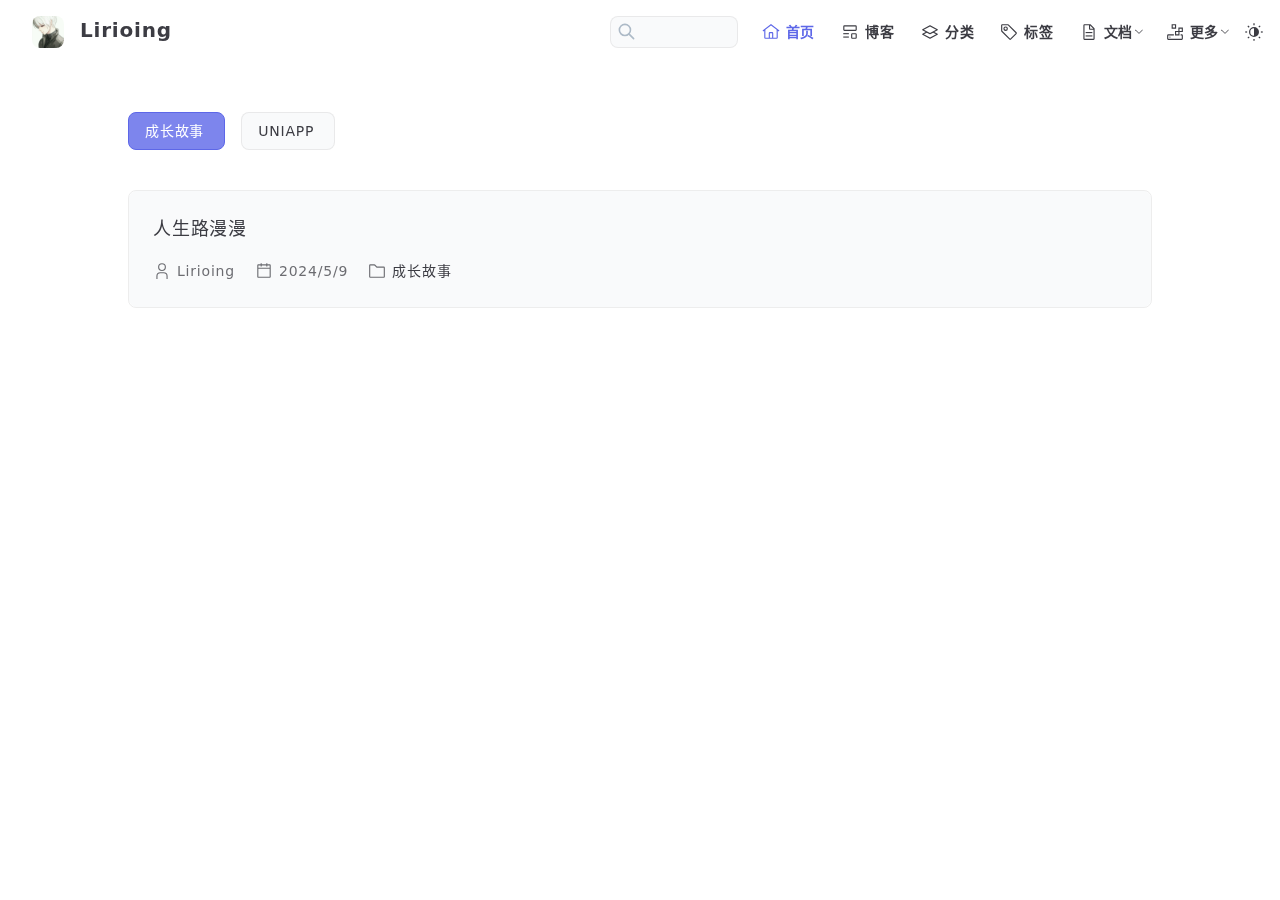
<file: categories/chengchanggushi/1.html>
<!DOCTYPE html>
<html lang="zh-CN">
  <head>
    <meta charset="utf-8">
    <meta name="viewport" content="width=device-width,initial-scale=1">
    <meta name="generator" content="VuePress 2.0.0-rc.9">
    <script>
      (function() {
        const userMode = localStorage.getItem('vuepress-reco-color-scheme') || 'auto';
        const systemDarkMode = window.matchMedia && window.matchMedia('(prefers-color-scheme: dark)').matches;

        if (userMode === 'dark' || (userMode === 'auto' && systemDarkMode)) {
          document.documentElement.classList.toggle('dark', true);
        }
      })();
    </script>
    <title>Lirioing</title><meta name="description" content="Lirioing">
    <link rel="stylesheet" href="/assets/css/styles.4be9c7ff.css">
    <link rel="preload" href="/assets/js/runtime~app.117780a1.js" as="script"><link rel="preload" href="/assets/css/styles.4be9c7ff.css" as="style"><link rel="preload" href="/assets/js/601.02f7d08a.js" as="script"><link rel="preload" href="/assets/js/app.7c957203.js" as="script">
    <link rel="prefetch" href="/assets/js/454.80e18770.js" as="script"><link rel="prefetch" href="/assets/js/711.2b57d668.js" as="script"><link rel="prefetch" href="/assets/js/uniapp-multi-theme.html.1ec56eb5.js" as="script"><link rel="prefetch" href="/assets/js/1.html.7f5668ce.js" as="script"><link rel="prefetch" href="/assets/js/index.html.cc8b812e.js" as="script"><link rel="prefetch" href="/assets/js/promise.html.c0d4ed7a.js" as="script"><link rel="prefetch" href="/assets/js/life.html.814be913.js" as="script"><link rel="prefetch" href="/assets/js/about.html.3a5444ab.js" as="script"><link rel="prefetch" href="/assets/js/404.html.850654ca.js" as="script"><link rel="prefetch" href="/assets/js/friendship-link.html.46b8200e.js" as="script"><link rel="prefetch" href="/assets/js/timeline.html.83b5197d.js" as="script"><link rel="prefetch" href="/assets/js/posts.html.32f86c8d.js" as="script">
  </head>
  <body>
    <div id="app"><!--[--><div class="common-wrapper series--no"><header class="navbar-container" style="top:0;"><div class="site-brand nav-item"><img class="logo" src="/avatar.jpg" alt="Lirioing"><a href="/" class="site-name can-hide">Lirioing</a></div><div class="nav-item navbar-links-wrapper" style=""><div><form class="search-box" role="search"><input type="search" autocomplete="off" spellcheck="false" value><!----></form></div><nav class="navbar-links"><!--[--><div class="navbar-links__item"><a href="/" class="link router-link-active" aria-label="首页"><!--[--><!--]--><span class="xicon-container left"><!--[--><svg xmlns="http://www.w3.org/2000/svg" xmlns:xlink="http://www.w3.org/1999/xlink" viewBox="0 0 32 32" class="xicon-icon" style="width:18px;height:18px;font-size:18px;color:inherit;"><path d="M16.612 2.214a1.01 1.01 0 0 0-1.242 0L1 13.419l1.243 1.572L4 13.621V26a2.004 2.004 0 0 0 2 2h20a2.004 2.004 0 0 0 2-2V13.63L29.757 15L31 13.428zM18 26h-4v-8h4zm2 0v-8a2.002 2.002 0 0 0-2-2h-4a2.002 2.002 0 0 0-2 2v8H6V12.062l10-7.79l10 7.8V26z" fill="currentColor"></path></svg><!--]--><span class="xicon-content" style="color:inherit;font-size:14px;"><!--[-->首页<!--]--></span></span><!--[--><!--]--></a></div><div class="navbar-links__item"><a href="/posts" class="link" aria-label="博客"><!--[--><!--]--><span class="xicon-container left"><!--[--><svg xmlns="http://www.w3.org/2000/svg" xmlns:xlink="http://www.w3.org/1999/xlink" viewBox="0 0 32 32" class="xicon-icon" style="width:18px;height:18px;font-size:18px;color:inherit;"><path d="M4 24h10v2H4z" fill="currentColor"></path><path d="M4 18h10v2H4z" fill="currentColor"></path><path d="M26 14H6a2 2 0 0 1-2-2V6a2 2 0 0 1 2-2h20a2 2 0 0 1 2 2v6a2 2 0 0 1-2 2zM6 6v6h20V6z" fill="currentColor"></path><path d="M26 28h-6a2 2 0 0 1-2-2v-6a2 2 0 0 1 2-2h6a2 2 0 0 1 2 2v6a2 2 0 0 1-2 2zm-6-8v6h6v-6z" fill="currentColor"></path></svg><!--]--><span class="xicon-content" style="color:inherit;font-size:14px;"><!--[-->博客<!--]--></span></span><!--[--><!--]--></a></div><div class="navbar-links__item"><a href="/categories/UNIAPP/1" class="link" aria-label="分类"><!--[--><!--]--><span class="xicon-container left"><!--[--><svg xmlns="http://www.w3.org/2000/svg" xmlns:xlink="http://www.w3.org/1999/xlink" viewBox="0 0 32 32" class="xicon-icon" style="width:18px;height:18px;font-size:18px;color:inherit;"><path d="M29.474 19.12L23.681 16l5.793-3.12a1 1 0 0 0 0-1.76l-13-7a.998.998 0 0 0-.948 0l-13 7a1 1 0 0 0 0 1.76L8.319 16l-5.793 3.12a1 1 0 0 0 0 1.76l13 7a1 1 0 0 0 .948 0l13-7a1 1 0 0 0 0-1.76zM16 6.136L26.89 12L16 17.864L5.11 12zm0 19.728L5.11 20l5.319-2.864l5.097 2.744a1 1 0 0 0 .948 0l5.097-2.745L26.891 20z" fill="currentColor"></path></svg><!--]--><span class="xicon-content" style="color:inherit;font-size:14px;"><!--[-->分类<!--]--></span></span><!--[--><!--]--></a></div><div class="navbar-links__item"><a href="/tags/FE/1" class="link" aria-label="标签"><!--[--><!--]--><span class="xicon-container left"><!--[--><svg xmlns="http://www.w3.org/2000/svg" xmlns:xlink="http://www.w3.org/1999/xlink" viewBox="0 0 32 32" class="xicon-icon" style="width:18px;height:18px;font-size:18px;color:inherit;"><path d="M10 14a4 4 0 1 1 4-4a4.005 4.005 0 0 1-4 4zm0-6a2 2 0 1 0 1.998 2.004A2.002 2.002 0 0 0 10 8z" fill="currentColor"></path><path d="M16.644 29.415L2.586 15.354A2 2 0 0 1 2 13.941V4a2 2 0 0 1 2-2h9.941a2 2 0 0 1 1.414.586l14.06 14.058a2 2 0 0 1 0 2.828l-9.943 9.943a2 2 0 0 1-2.829 0zM4 4v9.942L18.058 28L28 18.058L13.942 4z" fill="currentColor"></path></svg><!--]--><span class="xicon-content" style="color:inherit;font-size:14px;"><!--[-->标签<!--]--></span></span><!--[--><!--]--></a></div><div class="navbar-links__item"><div class="dropdown-link"><button class="dropdown-link__title" type="button" aria-label="文档"><span class="xicon-container left title"><!--[--><svg xmlns="http://www.w3.org/2000/svg" xmlns:xlink="http://www.w3.org/1999/xlink" viewBox="0 0 32 32" class="xicon-icon" style="width:18px;height:18px;font-size:18px;color:inherit;"><path d="M25.7 9.3l-7-7c-.2-.2-.4-.3-.7-.3H8c-1.1 0-2 .9-2 2v24c0 1.1.9 2 2 2h16c1.1 0 2-.9 2-2V10c0-.3-.1-.5-.3-.7zM18 4.4l5.6 5.6H18V4.4zM24 28H8V4h8v6c0 1.1.9 2 2 2h6v16z" fill="currentColor"></path><path d="M10 22h12v2H10z" fill="currentColor"></path><path d="M10 16h12v2H10z" fill="currentColor"></path></svg><!--]--><span class="xicon-content" style="color:inherit;font-size:14px;"><!--[-->文档<!--]--></span></span><span class="arrow down"></span></button><button class="dropdown-link--mobile__title" type="button" aria-label="文档"><span class="title"><span class="xicon-container left"><!--[--><svg xmlns="http://www.w3.org/2000/svg" xmlns:xlink="http://www.w3.org/1999/xlink" viewBox="0 0 32 32" class="xicon-icon" style="width:18px;height:18px;font-size:18px;color:inherit;"><path d="M25.7 9.3l-7-7c-.2-.2-.4-.3-.7-.3H8c-1.1 0-2 .9-2 2v24c0 1.1.9 2 2 2h16c1.1 0 2-.9 2-2V10c0-.3-.1-.5-.3-.7zM18 4.4l5.6 5.6H18V4.4zM24 28H8V4h8v6c0 1.1.9 2 2 2h6v16z" fill="currentColor"></path><path d="M10 22h12v2H10z" fill="currentColor"></path><path d="M10 16h12v2H10z" fill="currentColor"></path></svg><!--]--><span class="xicon-content" style="color:inherit;font-size:14px;"><!--[-->文档<!--]--></span></span></span><span class="right arrow"></span></button><ul style="display:none;" class="dropdown-link__container"><!--[--><li class="dropdown-link__item"><a href="/docs/javascript/promise" class="link" aria-label="JavaScript"><!--[--><!--]--><span class="xicon-container left"><!--[--><!----><!--]--><span class="xicon-content" style="color:inherit;font-size:14px;"><!--[-->JavaScript<!--]--></span></span><!--[--><!--]--></a></li><!--]--></ul></div></div><div class="navbar-links__item"><div class="dropdown-link"><button class="dropdown-link__title" type="button" aria-label="更多"><span class="xicon-container left title"><!--[--><svg xmlns="http://www.w3.org/2000/svg" xmlns:xlink="http://www.w3.org/1999/xlink" viewBox="0 0 32 32" class="xicon-icon" style="width:18px;height:18px;font-size:18px;color:inherit;"><path d="M28 20h-2v2h2v6H4v-6h10v-2H4a2.002 2.002 0 0 0-2 2v6a2.002 2.002 0 0 0 2 2h24a2.002 2.002 0 0 0 2-2v-6a2.002 2.002 0 0 0-2-2z" fill="currentColor"></path><circle cx="7" cy="25" r="1" fill="currentColor"></circle><path d="M30 8h-8v6h-6v8h8v-6h6zm-8 12h-4v-4h4zm6-6h-4v-4h4z" fill="currentColor"></path><path d="M18 10h-8V2h8zm-6-2h4V4h-4z" fill="currentColor"></path></svg><!--]--><span class="xicon-content" style="color:inherit;font-size:14px;"><!--[-->更多<!--]--></span></span><span class="arrow down"></span></button><button class="dropdown-link--mobile__title" type="button" aria-label="更多"><span class="title"><span class="xicon-container left"><!--[--><svg xmlns="http://www.w3.org/2000/svg" xmlns:xlink="http://www.w3.org/1999/xlink" viewBox="0 0 32 32" class="xicon-icon" style="width:18px;height:18px;font-size:18px;color:inherit;"><path d="M28 20h-2v2h2v6H4v-6h10v-2H4a2.002 2.002 0 0 0-2 2v6a2.002 2.002 0 0 0 2 2h24a2.002 2.002 0 0 0 2-2v-6a2.002 2.002 0 0 0-2-2z" fill="currentColor"></path><circle cx="7" cy="25" r="1" fill="currentColor"></circle><path d="M30 8h-8v6h-6v8h8v-6h6zm-8 12h-4v-4h4zm6-6h-4v-4h4z" fill="currentColor"></path><path d="M18 10h-8V2h8zm-6-2h4V4h-4z" fill="currentColor"></path></svg><!--]--><span class="xicon-content" style="color:inherit;font-size:14px;"><!--[-->更多<!--]--></span></span></span><span class="right arrow"></span></button><ul style="display:none;" class="dropdown-link__container"><!--[--><li class="dropdown-link__item"><a href="/timeline" class="link" aria-label="归档"><!--[--><!--]--><span class="xicon-container left"><!--[--><svg xmlns="http://www.w3.org/2000/svg" xmlns:xlink="http://www.w3.org/1999/xlink" viewBox="0 0 32 32" class="xicon-icon" style="width:18px;height:18px;font-size:18px;color:inherit;"><path d="M26 30H11a2.002 2.002 0 0 1-2-2v-6h2v6h15V6h-9V4h9a2.002 2.002 0 0 1 2 2v22a2.002 2.002 0 0 1-2 2z" fill="currentColor"></path><path d="M17 10h7v2h-7z" fill="currentColor"></path><path d="M16 15h8v2h-8z" fill="currentColor"></path><path d="M15 20h9v2h-9z" fill="currentColor"></path><path d="M9 19a5.005 5.005 0 0 1-5-5V3h2v11a3 3 0 0 0 6 0V5a1 1 0 0 0-2 0v10H8V5a3 3 0 0 1 6 0v9a5.005 5.005 0 0 1-5 5z" fill="currentColor"></path></svg><!--]--><span class="xicon-content" style="color:inherit;font-size:14px;"><!--[-->归档<!--]--></span></span><!--[--><!--]--></a></li><li class="dropdown-link__item"><a href="/docs/about" class="link" aria-label="关于"><!--[--><!--]--><span class="xicon-container left"><!--[--><svg xmlns="http://www.w3.org/2000/svg" xmlns:xlink="http://www.w3.org/1999/xlink" viewBox="0 0 32 32" class="xicon-icon" style="width:18px;height:18px;font-size:18px;color:inherit;"><path d="M16 4a5 5 0 1 1-5 5a5 5 0 0 1 5-5m0-2a7 7 0 1 0 7 7a7 7 0 0 0-7-7z" fill="currentColor"></path><path d="M26 30h-2v-5a5 5 0 0 0-5-5h-6a5 5 0 0 0-5 5v5H6v-5a7 7 0 0 1 7-7h6a7 7 0 0 1 7 7z" fill="currentColor"></path></svg><!--]--><span class="xicon-content" style="color:inherit;font-size:14px;"><!--[-->关于<!--]--></span></span><!--[--><!--]--></a></li><!--]--></ul></div></div><!--]--></nav><span class="xicon-container btn-toggle-dark-mode btn--dark-mode"><svg xmlns="http://www.w3.org/2000/svg" xmlns:xlink="http://www.w3.org/1999/xlink" viewBox="0 0 32 32" style="width:20px;height:20px;font-size:20px;color:inherit;"><path d="M15 2h2v3h-2z" fill="currentColor"></path><path d="M27 15h3v2h-3z" fill="currentColor"></path><path d="M15 27h2v3h-2z" fill="currentColor"></path><path d="M2 15h3v2H2z" fill="currentColor"></path><path d="M5.45 6.884l1.414-1.415l2.121 2.122l-1.414 1.414z" fill="currentColor"></path><path d="M23 7.58l2.121-2.12l1.414 1.414l-2.121 2.121z" fill="currentColor"></path><path d="M23.002 24.416l1.415-1.414l2.12 2.122l-1.413 1.414z" fill="currentColor"></path><path d="M5.47 25.13L7.59 23L9 24.42l-2.12 2.12l-1.41-1.41z" fill="currentColor"></path><path d="M16 8a8 8 0 1 0 8 8a8 8 0 0 0-8-8zm0 14a6 6 0 0 1 0-12z" fill="currentColor"></path></svg></span><span class="xicon-container btn-toggle-menus"><svg xmlns="http://www.w3.org/2000/svg" xmlns:xlink="http://www.w3.org/1999/xlink" viewBox="0 0 32 32" style="width:20px;height:20px;font-size:20px;color:inherit;"><circle cx="16" cy="8" r="2" fill="currentColor"></circle><circle cx="16" cy="16" r="2" fill="currentColor"></circle><circle cx="16" cy="24" r="2" fill="currentColor"></circle></svg></span></div></header><!----><div class="mobile-menus-container"><nav class="navbar-links mobile"><!--[--><div class="navbar-links__item"><a href="/" class="link router-link-active" aria-label="首页"><!--[--><!--]--><span class="xicon-container left"><!--[--><svg xmlns="http://www.w3.org/2000/svg" xmlns:xlink="http://www.w3.org/1999/xlink" viewBox="0 0 32 32" class="xicon-icon" style="width:18px;height:18px;font-size:18px;color:inherit;"><path d="M16.612 2.214a1.01 1.01 0 0 0-1.242 0L1 13.419l1.243 1.572L4 13.621V26a2.004 2.004 0 0 0 2 2h20a2.004 2.004 0 0 0 2-2V13.63L29.757 15L31 13.428zM18 26h-4v-8h4zm2 0v-8a2.002 2.002 0 0 0-2-2h-4a2.002 2.002 0 0 0-2 2v8H6V12.062l10-7.79l10 7.8V26z" fill="currentColor"></path></svg><!--]--><span class="xicon-content" style="color:inherit;font-size:14px;"><!--[-->首页<!--]--></span></span><!--[--><!--]--></a></div><div class="navbar-links__item"><a href="/posts" class="link" aria-label="博客"><!--[--><!--]--><span class="xicon-container left"><!--[--><svg xmlns="http://www.w3.org/2000/svg" xmlns:xlink="http://www.w3.org/1999/xlink" viewBox="0 0 32 32" class="xicon-icon" style="width:18px;height:18px;font-size:18px;color:inherit;"><path d="M4 24h10v2H4z" fill="currentColor"></path><path d="M4 18h10v2H4z" fill="currentColor"></path><path d="M26 14H6a2 2 0 0 1-2-2V6a2 2 0 0 1 2-2h20a2 2 0 0 1 2 2v6a2 2 0 0 1-2 2zM6 6v6h20V6z" fill="currentColor"></path><path d="M26 28h-6a2 2 0 0 1-2-2v-6a2 2 0 0 1 2-2h6a2 2 0 0 1 2 2v6a2 2 0 0 1-2 2zm-6-8v6h6v-6z" fill="currentColor"></path></svg><!--]--><span class="xicon-content" style="color:inherit;font-size:14px;"><!--[-->博客<!--]--></span></span><!--[--><!--]--></a></div><div class="navbar-links__item"><a href="/categories/UNIAPP/1" class="link" aria-label="分类"><!--[--><!--]--><span class="xicon-container left"><!--[--><svg xmlns="http://www.w3.org/2000/svg" xmlns:xlink="http://www.w3.org/1999/xlink" viewBox="0 0 32 32" class="xicon-icon" style="width:18px;height:18px;font-size:18px;color:inherit;"><path d="M29.474 19.12L23.681 16l5.793-3.12a1 1 0 0 0 0-1.76l-13-7a.998.998 0 0 0-.948 0l-13 7a1 1 0 0 0 0 1.76L8.319 16l-5.793 3.12a1 1 0 0 0 0 1.76l13 7a1 1 0 0 0 .948 0l13-7a1 1 0 0 0 0-1.76zM16 6.136L26.89 12L16 17.864L5.11 12zm0 19.728L5.11 20l5.319-2.864l5.097 2.744a1 1 0 0 0 .948 0l5.097-2.745L26.891 20z" fill="currentColor"></path></svg><!--]--><span class="xicon-content" style="color:inherit;font-size:14px;"><!--[-->分类<!--]--></span></span><!--[--><!--]--></a></div><div class="navbar-links__item"><a href="/tags/FE/1" class="link" aria-label="标签"><!--[--><!--]--><span class="xicon-container left"><!--[--><svg xmlns="http://www.w3.org/2000/svg" xmlns:xlink="http://www.w3.org/1999/xlink" viewBox="0 0 32 32" class="xicon-icon" style="width:18px;height:18px;font-size:18px;color:inherit;"><path d="M10 14a4 4 0 1 1 4-4a4.005 4.005 0 0 1-4 4zm0-6a2 2 0 1 0 1.998 2.004A2.002 2.002 0 0 0 10 8z" fill="currentColor"></path><path d="M16.644 29.415L2.586 15.354A2 2 0 0 1 2 13.941V4a2 2 0 0 1 2-2h9.941a2 2 0 0 1 1.414.586l14.06 14.058a2 2 0 0 1 0 2.828l-9.943 9.943a2 2 0 0 1-2.829 0zM4 4v9.942L18.058 28L28 18.058L13.942 4z" fill="currentColor"></path></svg><!--]--><span class="xicon-content" style="color:inherit;font-size:14px;"><!--[-->标签<!--]--></span></span><!--[--><!--]--></a></div><div class="navbar-links__item"><div class="dropdown-link"><button class="dropdown-link__title" type="button" aria-label="文档"><span class="xicon-container left title"><!--[--><svg xmlns="http://www.w3.org/2000/svg" xmlns:xlink="http://www.w3.org/1999/xlink" viewBox="0 0 32 32" class="xicon-icon" style="width:18px;height:18px;font-size:18px;color:inherit;"><path d="M25.7 9.3l-7-7c-.2-.2-.4-.3-.7-.3H8c-1.1 0-2 .9-2 2v24c0 1.1.9 2 2 2h16c1.1 0 2-.9 2-2V10c0-.3-.1-.5-.3-.7zM18 4.4l5.6 5.6H18V4.4zM24 28H8V4h8v6c0 1.1.9 2 2 2h6v16z" fill="currentColor"></path><path d="M10 22h12v2H10z" fill="currentColor"></path><path d="M10 16h12v2H10z" fill="currentColor"></path></svg><!--]--><span class="xicon-content" style="color:inherit;font-size:14px;"><!--[-->文档<!--]--></span></span><span class="arrow down"></span></button><button class="dropdown-link--mobile__title" type="button" aria-label="文档"><span class="title"><span class="xicon-container left"><!--[--><svg xmlns="http://www.w3.org/2000/svg" xmlns:xlink="http://www.w3.org/1999/xlink" viewBox="0 0 32 32" class="xicon-icon" style="width:18px;height:18px;font-size:18px;color:inherit;"><path d="M25.7 9.3l-7-7c-.2-.2-.4-.3-.7-.3H8c-1.1 0-2 .9-2 2v24c0 1.1.9 2 2 2h16c1.1 0 2-.9 2-2V10c0-.3-.1-.5-.3-.7zM18 4.4l5.6 5.6H18V4.4zM24 28H8V4h8v6c0 1.1.9 2 2 2h6v16z" fill="currentColor"></path><path d="M10 22h12v2H10z" fill="currentColor"></path><path d="M10 16h12v2H10z" fill="currentColor"></path></svg><!--]--><span class="xicon-content" style="color:inherit;font-size:14px;"><!--[-->文档<!--]--></span></span></span><span class="right arrow"></span></button><ul style="display:none;" class="dropdown-link__container"><!--[--><li class="dropdown-link__item"><a href="/docs/javascript/promise" class="link" aria-label="JavaScript"><!--[--><!--]--><span class="xicon-container left"><!--[--><!----><!--]--><span class="xicon-content" style="color:inherit;font-size:14px;"><!--[-->JavaScript<!--]--></span></span><!--[--><!--]--></a></li><!--]--></ul></div></div><div class="navbar-links__item"><div class="dropdown-link"><button class="dropdown-link__title" type="button" aria-label="更多"><span class="xicon-container left title"><!--[--><svg xmlns="http://www.w3.org/2000/svg" xmlns:xlink="http://www.w3.org/1999/xlink" viewBox="0 0 32 32" class="xicon-icon" style="width:18px;height:18px;font-size:18px;color:inherit;"><path d="M28 20h-2v2h2v6H4v-6h10v-2H4a2.002 2.002 0 0 0-2 2v6a2.002 2.002 0 0 0 2 2h24a2.002 2.002 0 0 0 2-2v-6a2.002 2.002 0 0 0-2-2z" fill="currentColor"></path><circle cx="7" cy="25" r="1" fill="currentColor"></circle><path d="M30 8h-8v6h-6v8h8v-6h6zm-8 12h-4v-4h4zm6-6h-4v-4h4z" fill="currentColor"></path><path d="M18 10h-8V2h8zm-6-2h4V4h-4z" fill="currentColor"></path></svg><!--]--><span class="xicon-content" style="color:inherit;font-size:14px;"><!--[-->更多<!--]--></span></span><span class="arrow down"></span></button><button class="dropdown-link--mobile__title" type="button" aria-label="更多"><span class="title"><span class="xicon-container left"><!--[--><svg xmlns="http://www.w3.org/2000/svg" xmlns:xlink="http://www.w3.org/1999/xlink" viewBox="0 0 32 32" class="xicon-icon" style="width:18px;height:18px;font-size:18px;color:inherit;"><path d="M28 20h-2v2h2v6H4v-6h10v-2H4a2.002 2.002 0 0 0-2 2v6a2.002 2.002 0 0 0 2 2h24a2.002 2.002 0 0 0 2-2v-6a2.002 2.002 0 0 0-2-2z" fill="currentColor"></path><circle cx="7" cy="25" r="1" fill="currentColor"></circle><path d="M30 8h-8v6h-6v8h8v-6h6zm-8 12h-4v-4h4zm6-6h-4v-4h4z" fill="currentColor"></path><path d="M18 10h-8V2h8zm-6-2h4V4h-4z" fill="currentColor"></path></svg><!--]--><span class="xicon-content" style="color:inherit;font-size:14px;"><!--[-->更多<!--]--></span></span></span><span class="right arrow"></span></button><ul style="display:none;" class="dropdown-link__container"><!--[--><li class="dropdown-link__item"><a href="/timeline" class="link" aria-label="归档"><!--[--><!--]--><span class="xicon-container left"><!--[--><svg xmlns="http://www.w3.org/2000/svg" xmlns:xlink="http://www.w3.org/1999/xlink" viewBox="0 0 32 32" class="xicon-icon" style="width:18px;height:18px;font-size:18px;color:inherit;"><path d="M26 30H11a2.002 2.002 0 0 1-2-2v-6h2v6h15V6h-9V4h9a2.002 2.002 0 0 1 2 2v22a2.002 2.002 0 0 1-2 2z" fill="currentColor"></path><path d="M17 10h7v2h-7z" fill="currentColor"></path><path d="M16 15h8v2h-8z" fill="currentColor"></path><path d="M15 20h9v2h-9z" fill="currentColor"></path><path d="M9 19a5.005 5.005 0 0 1-5-5V3h2v11a3 3 0 0 0 6 0V5a1 1 0 0 0-2 0v10H8V5a3 3 0 0 1 6 0v9a5.005 5.005 0 0 1-5 5z" fill="currentColor"></path></svg><!--]--><span class="xicon-content" style="color:inherit;font-size:14px;"><!--[-->归档<!--]--></span></span><!--[--><!--]--></a></li><li class="dropdown-link__item"><a href="/docs/about" class="link" aria-label="关于"><!--[--><!--]--><span class="xicon-container left"><!--[--><svg xmlns="http://www.w3.org/2000/svg" xmlns:xlink="http://www.w3.org/1999/xlink" viewBox="0 0 32 32" class="xicon-icon" style="width:18px;height:18px;font-size:18px;color:inherit;"><path d="M16 4a5 5 0 1 1-5 5a5 5 0 0 1 5-5m0-2a7 7 0 1 0 7 7a7 7 0 0 0-7-7z" fill="currentColor"></path><path d="M26 30h-2v-5a5 5 0 0 0-5-5h-6a5 5 0 0 0-5 5v5H6v-5a7 7 0 0 1 7-7h6a7 7 0 0 1 7 7z" fill="currentColor"></path></svg><!--]--><span class="xicon-content" style="color:inherit;font-size:14px;"><!--[-->关于<!--]--></span></span><!--[--><!--]--></a></li><!--]--></ul></div></div><!--]--></nav><div class="appearance"><span>Appearance</span><span class="xicon-container btn-toggle-dark-mode"><svg xmlns="http://www.w3.org/2000/svg" xmlns:xlink="http://www.w3.org/1999/xlink" viewBox="0 0 32 32" style="width:20px;height:20px;font-size:20px;color:inherit;"><path d="M15 2h2v3h-2z" fill="currentColor"></path><path d="M27 15h3v2h-3z" fill="currentColor"></path><path d="M15 27h2v3h-2z" fill="currentColor"></path><path d="M2 15h3v2H2z" fill="currentColor"></path><path d="M5.45 6.884l1.414-1.415l2.121 2.122l-1.414 1.414z" fill="currentColor"></path><path d="M23 7.58l2.121-2.12l1.414 1.414l-2.121 2.121z" fill="currentColor"></path><path d="M23.002 24.416l1.415-1.414l2.12 2.122l-1.413 1.414z" fill="currentColor"></path><path d="M5.47 25.13L7.59 23L9 24.42l-2.12 2.12l-1.41-1.41z" fill="currentColor"></path><path d="M16 8a8 8 0 1 0 8 8a8 8 0 0 0-8-8zm0 14a6 6 0 0 1 0-12z" fill="currentColor"></path></svg></span></div></div><div class="series-mask"></div><aside class="series-container"><div class="site-brand"><img class="logo" src="/avatar.jpg" alt="Lirioing"><a href="/" class="site-name can-hide">Lirioing</a></div><!--[--><!--]--></aside><!--[--><div class="categories-container"><ul class="category-list"><!--[--><li class="category-item active"><a aria-current="page" href="/categories/chengchanggushi/1.html" class="router-link-active router-link-exact-active category-link"><span class="text">成长故事</span></a></li><li class="category-item"><a href="/categories/UNIAPP/1.html" class="category-link"><span class="text">UNIAPP</span></a></li><!--]--></ul><div class="post-list-container"><!--[--><div class="magic-card post-item-container"><span class="magic-card__bg"></span><!--[--><div class="title"><a href="/blogs/life/2024/life.html" class="">人生路漫漫</a></div><div class="page-info"><span class="xicon-container left"><!--[--><svg xmlns="http://www.w3.org/2000/svg" xmlns:xlink="http://www.w3.org/1999/xlink" viewBox="0 0 32 32" class="xicon-icon" style="width:18px;height:18px;font-size:18px;color:inherit;"><path d="M16 4a5 5 0 1 1-5 5a5 5 0 0 1 5-5m0-2a7 7 0 1 0 7 7a7 7 0 0 0-7-7z" fill="currentColor"></path><path d="M26 30h-2v-5a5 5 0 0 0-5-5h-6a5 5 0 0 0-5 5v5H6v-5a7 7 0 0 1 7-7h6a7 7 0 0 1 7 7z" fill="currentColor"></path></svg><!--]--><span class="xicon-content" style="color:inherit;font-size:14px;"><!--[-->Lirioing<!--]--></span></span><span class="xicon-container left"><!--[--><svg xmlns="http://www.w3.org/2000/svg" xmlns:xlink="http://www.w3.org/1999/xlink" viewBox="0 0 32 32" class="xicon-icon" style="width:18px;height:18px;font-size:18px;color:inherit;"><path d="M26 4h-4V2h-2v2h-8V2h-2v2H6c-1.1 0-2 .9-2 2v20c0 1.1.9 2 2 2h20c1.1 0 2-.9 2-2V6c0-1.1-.9-2-2-2zm0 22H6V12h20v14zm0-16H6V6h4v2h2V6h8v2h2V6h4v4z" fill="currentColor"></path></svg><!--]--><span class="xicon-content" style="color:inherit;font-size:14px;"><!--[-->2024/5/9<!--]--></span></span><span class="xicon-container left"><!--[--><svg xmlns="http://www.w3.org/2000/svg" xmlns:xlink="http://www.w3.org/1999/xlink" viewBox="0 0 32 32" class="xicon-icon" style="width:18px;height:18px;font-size:18px;color:inherit;"><path d="M11.17 6l3.42 3.41l.58.59H28v16H4V6h7.17m0-2H4a2 2 0 0 0-2 2v20a2 2 0 0 0 2 2h24a2 2 0 0 0 2-2V10a2 2 0 0 0-2-2H16l-3.41-3.41A2 2 0 0 0 11.17 4z" fill="currentColor"></path></svg><!--]--><span class="xicon-content" style="color:inherit;font-size:14px;"><!--[--><!--[--><a aria-current="page" href="/categories/chengchanggushi/1.html" class="router-link-active router-link-exact-active">成长故事</a><!--]--><!--]--></span></span><!----><!----></div><!--]--></div><!--]--></div><!----></div><!--]--><!----></div><!--[--><!----><!----><canvas id="moefy-canvas"></canvas><!--]--><!--]--></div>
    <script src="/assets/js/runtime~app.117780a1.js" defer></script><script src="/assets/js/601.02f7d08a.js" defer></script><script src="/assets/js/app.7c957203.js" defer></script>
  </body>
</html>
</file>
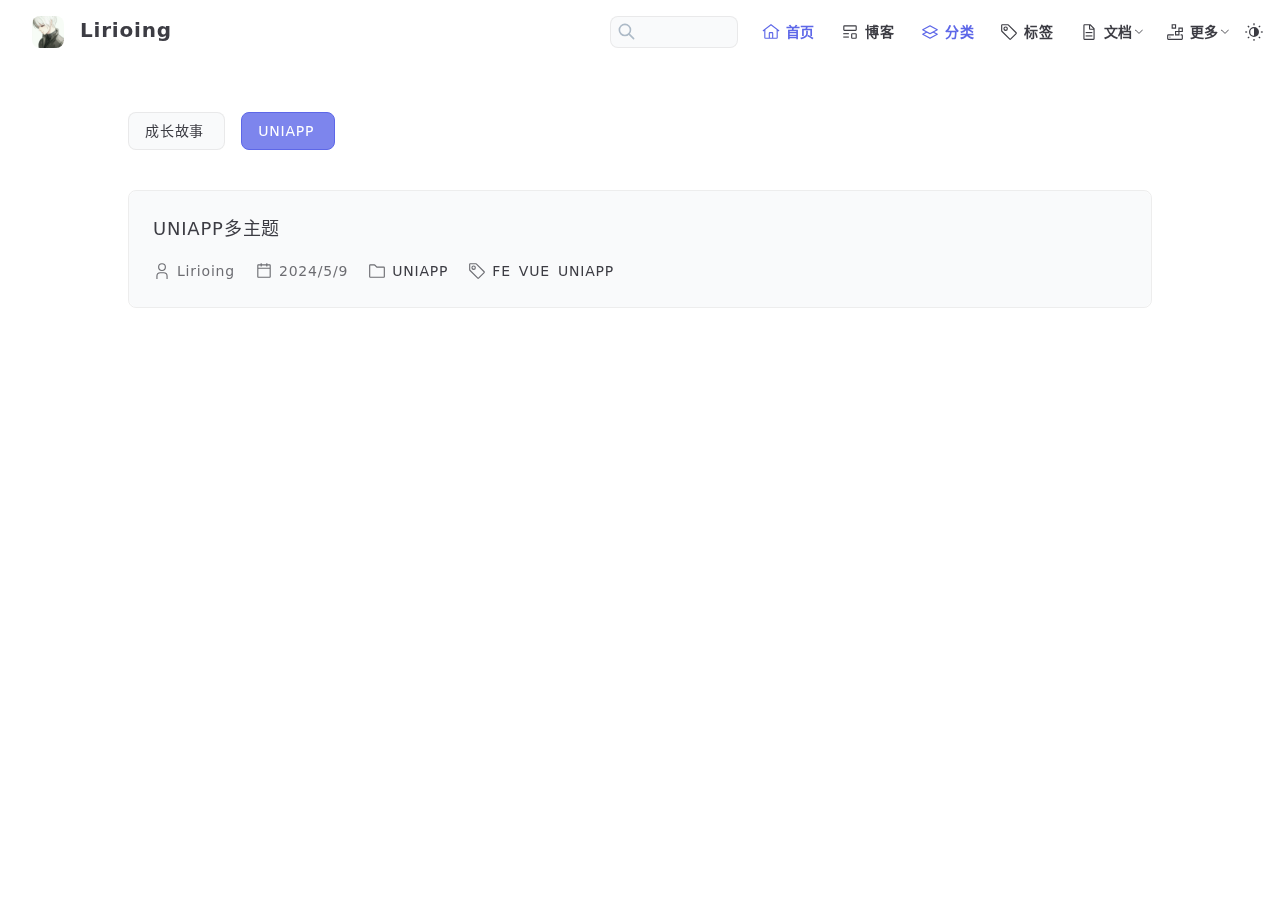
<file: categories/UNIAPP/1.html>
<!DOCTYPE html>
<html lang="zh-CN">
  <head>
    <meta charset="utf-8">
    <meta name="viewport" content="width=device-width,initial-scale=1">
    <meta name="generator" content="VuePress 2.0.0-rc.9">
    <script>
      (function() {
        const userMode = localStorage.getItem('vuepress-reco-color-scheme') || 'auto';
        const systemDarkMode = window.matchMedia && window.matchMedia('(prefers-color-scheme: dark)').matches;

        if (userMode === 'dark' || (userMode === 'auto' && systemDarkMode)) {
          document.documentElement.classList.toggle('dark', true);
        }
      })();
    </script>
    <title>Lirioing</title><meta name="description" content="Lirioing">
    <link rel="stylesheet" href="/assets/css/styles.4be9c7ff.css">
    <link rel="preload" href="/assets/js/runtime~app.117780a1.js" as="script"><link rel="preload" href="/assets/css/styles.4be9c7ff.css" as="style"><link rel="preload" href="/assets/js/601.02f7d08a.js" as="script"><link rel="preload" href="/assets/js/app.7c957203.js" as="script">
    <link rel="prefetch" href="/assets/js/454.80e18770.js" as="script"><link rel="prefetch" href="/assets/js/711.2b57d668.js" as="script"><link rel="prefetch" href="/assets/js/uniapp-multi-theme.html.1ec56eb5.js" as="script"><link rel="prefetch" href="/assets/js/1.html.7f5668ce.js" as="script"><link rel="prefetch" href="/assets/js/index.html.cc8b812e.js" as="script"><link rel="prefetch" href="/assets/js/promise.html.c0d4ed7a.js" as="script"><link rel="prefetch" href="/assets/js/life.html.814be913.js" as="script"><link rel="prefetch" href="/assets/js/about.html.3a5444ab.js" as="script"><link rel="prefetch" href="/assets/js/404.html.850654ca.js" as="script"><link rel="prefetch" href="/assets/js/friendship-link.html.46b8200e.js" as="script"><link rel="prefetch" href="/assets/js/timeline.html.83b5197d.js" as="script"><link rel="prefetch" href="/assets/js/posts.html.32f86c8d.js" as="script">
  </head>
  <body>
    <div id="app"><!--[--><div class="common-wrapper series--no"><header class="navbar-container" style="top:0;"><div class="site-brand nav-item"><img class="logo" src="/avatar.jpg" alt="Lirioing"><a href="/" class="site-name can-hide">Lirioing</a></div><div class="nav-item navbar-links-wrapper" style=""><div><form class="search-box" role="search"><input type="search" autocomplete="off" spellcheck="false" value><!----></form></div><nav class="navbar-links"><!--[--><div class="navbar-links__item"><a href="/" class="link router-link-active" aria-label="首页"><!--[--><!--]--><span class="xicon-container left"><!--[--><svg xmlns="http://www.w3.org/2000/svg" xmlns:xlink="http://www.w3.org/1999/xlink" viewBox="0 0 32 32" class="xicon-icon" style="width:18px;height:18px;font-size:18px;color:inherit;"><path d="M16.612 2.214a1.01 1.01 0 0 0-1.242 0L1 13.419l1.243 1.572L4 13.621V26a2.004 2.004 0 0 0 2 2h20a2.004 2.004 0 0 0 2-2V13.63L29.757 15L31 13.428zM18 26h-4v-8h4zm2 0v-8a2.002 2.002 0 0 0-2-2h-4a2.002 2.002 0 0 0-2 2v8H6V12.062l10-7.79l10 7.8V26z" fill="currentColor"></path></svg><!--]--><span class="xicon-content" style="color:inherit;font-size:14px;"><!--[-->首页<!--]--></span></span><!--[--><!--]--></a></div><div class="navbar-links__item"><a href="/posts" class="link" aria-label="博客"><!--[--><!--]--><span class="xicon-container left"><!--[--><svg xmlns="http://www.w3.org/2000/svg" xmlns:xlink="http://www.w3.org/1999/xlink" viewBox="0 0 32 32" class="xicon-icon" style="width:18px;height:18px;font-size:18px;color:inherit;"><path d="M4 24h10v2H4z" fill="currentColor"></path><path d="M4 18h10v2H4z" fill="currentColor"></path><path d="M26 14H6a2 2 0 0 1-2-2V6a2 2 0 0 1 2-2h20a2 2 0 0 1 2 2v6a2 2 0 0 1-2 2zM6 6v6h20V6z" fill="currentColor"></path><path d="M26 28h-6a2 2 0 0 1-2-2v-6a2 2 0 0 1 2-2h6a2 2 0 0 1 2 2v6a2 2 0 0 1-2 2zm-6-8v6h6v-6z" fill="currentColor"></path></svg><!--]--><span class="xicon-content" style="color:inherit;font-size:14px;"><!--[-->博客<!--]--></span></span><!--[--><!--]--></a></div><div class="navbar-links__item"><a href="/categories/UNIAPP/1" class="link router-link-active" aria-label="分类"><!--[--><!--]--><span class="xicon-container left"><!--[--><svg xmlns="http://www.w3.org/2000/svg" xmlns:xlink="http://www.w3.org/1999/xlink" viewBox="0 0 32 32" class="xicon-icon" style="width:18px;height:18px;font-size:18px;color:inherit;"><path d="M29.474 19.12L23.681 16l5.793-3.12a1 1 0 0 0 0-1.76l-13-7a.998.998 0 0 0-.948 0l-13 7a1 1 0 0 0 0 1.76L8.319 16l-5.793 3.12a1 1 0 0 0 0 1.76l13 7a1 1 0 0 0 .948 0l13-7a1 1 0 0 0 0-1.76zM16 6.136L26.89 12L16 17.864L5.11 12zm0 19.728L5.11 20l5.319-2.864l5.097 2.744a1 1 0 0 0 .948 0l5.097-2.745L26.891 20z" fill="currentColor"></path></svg><!--]--><span class="xicon-content" style="color:inherit;font-size:14px;"><!--[-->分类<!--]--></span></span><!--[--><!--]--></a></div><div class="navbar-links__item"><a href="/tags/FE/1" class="link" aria-label="标签"><!--[--><!--]--><span class="xicon-container left"><!--[--><svg xmlns="http://www.w3.org/2000/svg" xmlns:xlink="http://www.w3.org/1999/xlink" viewBox="0 0 32 32" class="xicon-icon" style="width:18px;height:18px;font-size:18px;color:inherit;"><path d="M10 14a4 4 0 1 1 4-4a4.005 4.005 0 0 1-4 4zm0-6a2 2 0 1 0 1.998 2.004A2.002 2.002 0 0 0 10 8z" fill="currentColor"></path><path d="M16.644 29.415L2.586 15.354A2 2 0 0 1 2 13.941V4a2 2 0 0 1 2-2h9.941a2 2 0 0 1 1.414.586l14.06 14.058a2 2 0 0 1 0 2.828l-9.943 9.943a2 2 0 0 1-2.829 0zM4 4v9.942L18.058 28L28 18.058L13.942 4z" fill="currentColor"></path></svg><!--]--><span class="xicon-content" style="color:inherit;font-size:14px;"><!--[-->标签<!--]--></span></span><!--[--><!--]--></a></div><div class="navbar-links__item"><div class="dropdown-link"><button class="dropdown-link__title" type="button" aria-label="文档"><span class="xicon-container left title"><!--[--><svg xmlns="http://www.w3.org/2000/svg" xmlns:xlink="http://www.w3.org/1999/xlink" viewBox="0 0 32 32" class="xicon-icon" style="width:18px;height:18px;font-size:18px;color:inherit;"><path d="M25.7 9.3l-7-7c-.2-.2-.4-.3-.7-.3H8c-1.1 0-2 .9-2 2v24c0 1.1.9 2 2 2h16c1.1 0 2-.9 2-2V10c0-.3-.1-.5-.3-.7zM18 4.4l5.6 5.6H18V4.4zM24 28H8V4h8v6c0 1.1.9 2 2 2h6v16z" fill="currentColor"></path><path d="M10 22h12v2H10z" fill="currentColor"></path><path d="M10 16h12v2H10z" fill="currentColor"></path></svg><!--]--><span class="xicon-content" style="color:inherit;font-size:14px;"><!--[-->文档<!--]--></span></span><span class="arrow down"></span></button><button class="dropdown-link--mobile__title" type="button" aria-label="文档"><span class="title"><span class="xicon-container left"><!--[--><svg xmlns="http://www.w3.org/2000/svg" xmlns:xlink="http://www.w3.org/1999/xlink" viewBox="0 0 32 32" class="xicon-icon" style="width:18px;height:18px;font-size:18px;color:inherit;"><path d="M25.7 9.3l-7-7c-.2-.2-.4-.3-.7-.3H8c-1.1 0-2 .9-2 2v24c0 1.1.9 2 2 2h16c1.1 0 2-.9 2-2V10c0-.3-.1-.5-.3-.7zM18 4.4l5.6 5.6H18V4.4zM24 28H8V4h8v6c0 1.1.9 2 2 2h6v16z" fill="currentColor"></path><path d="M10 22h12v2H10z" fill="currentColor"></path><path d="M10 16h12v2H10z" fill="currentColor"></path></svg><!--]--><span class="xicon-content" style="color:inherit;font-size:14px;"><!--[-->文档<!--]--></span></span></span><span class="right arrow"></span></button><ul style="display:none;" class="dropdown-link__container"><!--[--><li class="dropdown-link__item"><a href="/docs/javascript/promise" class="link" aria-label="JavaScript"><!--[--><!--]--><span class="xicon-container left"><!--[--><!----><!--]--><span class="xicon-content" style="color:inherit;font-size:14px;"><!--[-->JavaScript<!--]--></span></span><!--[--><!--]--></a></li><!--]--></ul></div></div><div class="navbar-links__item"><div class="dropdown-link"><button class="dropdown-link__title" type="button" aria-label="更多"><span class="xicon-container left title"><!--[--><svg xmlns="http://www.w3.org/2000/svg" xmlns:xlink="http://www.w3.org/1999/xlink" viewBox="0 0 32 32" class="xicon-icon" style="width:18px;height:18px;font-size:18px;color:inherit;"><path d="M28 20h-2v2h2v6H4v-6h10v-2H4a2.002 2.002 0 0 0-2 2v6a2.002 2.002 0 0 0 2 2h24a2.002 2.002 0 0 0 2-2v-6a2.002 2.002 0 0 0-2-2z" fill="currentColor"></path><circle cx="7" cy="25" r="1" fill="currentColor"></circle><path d="M30 8h-8v6h-6v8h8v-6h6zm-8 12h-4v-4h4zm6-6h-4v-4h4z" fill="currentColor"></path><path d="M18 10h-8V2h8zm-6-2h4V4h-4z" fill="currentColor"></path></svg><!--]--><span class="xicon-content" style="color:inherit;font-size:14px;"><!--[-->更多<!--]--></span></span><span class="arrow down"></span></button><button class="dropdown-link--mobile__title" type="button" aria-label="更多"><span class="title"><span class="xicon-container left"><!--[--><svg xmlns="http://www.w3.org/2000/svg" xmlns:xlink="http://www.w3.org/1999/xlink" viewBox="0 0 32 32" class="xicon-icon" style="width:18px;height:18px;font-size:18px;color:inherit;"><path d="M28 20h-2v2h2v6H4v-6h10v-2H4a2.002 2.002 0 0 0-2 2v6a2.002 2.002 0 0 0 2 2h24a2.002 2.002 0 0 0 2-2v-6a2.002 2.002 0 0 0-2-2z" fill="currentColor"></path><circle cx="7" cy="25" r="1" fill="currentColor"></circle><path d="M30 8h-8v6h-6v8h8v-6h6zm-8 12h-4v-4h4zm6-6h-4v-4h4z" fill="currentColor"></path><path d="M18 10h-8V2h8zm-6-2h4V4h-4z" fill="currentColor"></path></svg><!--]--><span class="xicon-content" style="color:inherit;font-size:14px;"><!--[-->更多<!--]--></span></span></span><span class="right arrow"></span></button><ul style="display:none;" class="dropdown-link__container"><!--[--><li class="dropdown-link__item"><a href="/timeline" class="link" aria-label="归档"><!--[--><!--]--><span class="xicon-container left"><!--[--><svg xmlns="http://www.w3.org/2000/svg" xmlns:xlink="http://www.w3.org/1999/xlink" viewBox="0 0 32 32" class="xicon-icon" style="width:18px;height:18px;font-size:18px;color:inherit;"><path d="M26 30H11a2.002 2.002 0 0 1-2-2v-6h2v6h15V6h-9V4h9a2.002 2.002 0 0 1 2 2v22a2.002 2.002 0 0 1-2 2z" fill="currentColor"></path><path d="M17 10h7v2h-7z" fill="currentColor"></path><path d="M16 15h8v2h-8z" fill="currentColor"></path><path d="M15 20h9v2h-9z" fill="currentColor"></path><path d="M9 19a5.005 5.005 0 0 1-5-5V3h2v11a3 3 0 0 0 6 0V5a1 1 0 0 0-2 0v10H8V5a3 3 0 0 1 6 0v9a5.005 5.005 0 0 1-5 5z" fill="currentColor"></path></svg><!--]--><span class="xicon-content" style="color:inherit;font-size:14px;"><!--[-->归档<!--]--></span></span><!--[--><!--]--></a></li><li class="dropdown-link__item"><a href="/docs/about" class="link" aria-label="关于"><!--[--><!--]--><span class="xicon-container left"><!--[--><svg xmlns="http://www.w3.org/2000/svg" xmlns:xlink="http://www.w3.org/1999/xlink" viewBox="0 0 32 32" class="xicon-icon" style="width:18px;height:18px;font-size:18px;color:inherit;"><path d="M16 4a5 5 0 1 1-5 5a5 5 0 0 1 5-5m0-2a7 7 0 1 0 7 7a7 7 0 0 0-7-7z" fill="currentColor"></path><path d="M26 30h-2v-5a5 5 0 0 0-5-5h-6a5 5 0 0 0-5 5v5H6v-5a7 7 0 0 1 7-7h6a7 7 0 0 1 7 7z" fill="currentColor"></path></svg><!--]--><span class="xicon-content" style="color:inherit;font-size:14px;"><!--[-->关于<!--]--></span></span><!--[--><!--]--></a></li><!--]--></ul></div></div><!--]--></nav><span class="xicon-container btn-toggle-dark-mode btn--dark-mode"><svg xmlns="http://www.w3.org/2000/svg" xmlns:xlink="http://www.w3.org/1999/xlink" viewBox="0 0 32 32" style="width:20px;height:20px;font-size:20px;color:inherit;"><path d="M15 2h2v3h-2z" fill="currentColor"></path><path d="M27 15h3v2h-3z" fill="currentColor"></path><path d="M15 27h2v3h-2z" fill="currentColor"></path><path d="M2 15h3v2H2z" fill="currentColor"></path><path d="M5.45 6.884l1.414-1.415l2.121 2.122l-1.414 1.414z" fill="currentColor"></path><path d="M23 7.58l2.121-2.12l1.414 1.414l-2.121 2.121z" fill="currentColor"></path><path d="M23.002 24.416l1.415-1.414l2.12 2.122l-1.413 1.414z" fill="currentColor"></path><path d="M5.47 25.13L7.59 23L9 24.42l-2.12 2.12l-1.41-1.41z" fill="currentColor"></path><path d="M16 8a8 8 0 1 0 8 8a8 8 0 0 0-8-8zm0 14a6 6 0 0 1 0-12z" fill="currentColor"></path></svg></span><span class="xicon-container btn-toggle-menus"><svg xmlns="http://www.w3.org/2000/svg" xmlns:xlink="http://www.w3.org/1999/xlink" viewBox="0 0 32 32" style="width:20px;height:20px;font-size:20px;color:inherit;"><circle cx="16" cy="8" r="2" fill="currentColor"></circle><circle cx="16" cy="16" r="2" fill="currentColor"></circle><circle cx="16" cy="24" r="2" fill="currentColor"></circle></svg></span></div></header><!----><div class="mobile-menus-container"><nav class="navbar-links mobile"><!--[--><div class="navbar-links__item"><a href="/" class="link router-link-active" aria-label="首页"><!--[--><!--]--><span class="xicon-container left"><!--[--><svg xmlns="http://www.w3.org/2000/svg" xmlns:xlink="http://www.w3.org/1999/xlink" viewBox="0 0 32 32" class="xicon-icon" style="width:18px;height:18px;font-size:18px;color:inherit;"><path d="M16.612 2.214a1.01 1.01 0 0 0-1.242 0L1 13.419l1.243 1.572L4 13.621V26a2.004 2.004 0 0 0 2 2h20a2.004 2.004 0 0 0 2-2V13.63L29.757 15L31 13.428zM18 26h-4v-8h4zm2 0v-8a2.002 2.002 0 0 0-2-2h-4a2.002 2.002 0 0 0-2 2v8H6V12.062l10-7.79l10 7.8V26z" fill="currentColor"></path></svg><!--]--><span class="xicon-content" style="color:inherit;font-size:14px;"><!--[-->首页<!--]--></span></span><!--[--><!--]--></a></div><div class="navbar-links__item"><a href="/posts" class="link" aria-label="博客"><!--[--><!--]--><span class="xicon-container left"><!--[--><svg xmlns="http://www.w3.org/2000/svg" xmlns:xlink="http://www.w3.org/1999/xlink" viewBox="0 0 32 32" class="xicon-icon" style="width:18px;height:18px;font-size:18px;color:inherit;"><path d="M4 24h10v2H4z" fill="currentColor"></path><path d="M4 18h10v2H4z" fill="currentColor"></path><path d="M26 14H6a2 2 0 0 1-2-2V6a2 2 0 0 1 2-2h20a2 2 0 0 1 2 2v6a2 2 0 0 1-2 2zM6 6v6h20V6z" fill="currentColor"></path><path d="M26 28h-6a2 2 0 0 1-2-2v-6a2 2 0 0 1 2-2h6a2 2 0 0 1 2 2v6a2 2 0 0 1-2 2zm-6-8v6h6v-6z" fill="currentColor"></path></svg><!--]--><span class="xicon-content" style="color:inherit;font-size:14px;"><!--[-->博客<!--]--></span></span><!--[--><!--]--></a></div><div class="navbar-links__item"><a href="/categories/UNIAPP/1" class="link router-link-active" aria-label="分类"><!--[--><!--]--><span class="xicon-container left"><!--[--><svg xmlns="http://www.w3.org/2000/svg" xmlns:xlink="http://www.w3.org/1999/xlink" viewBox="0 0 32 32" class="xicon-icon" style="width:18px;height:18px;font-size:18px;color:inherit;"><path d="M29.474 19.12L23.681 16l5.793-3.12a1 1 0 0 0 0-1.76l-13-7a.998.998 0 0 0-.948 0l-13 7a1 1 0 0 0 0 1.76L8.319 16l-5.793 3.12a1 1 0 0 0 0 1.76l13 7a1 1 0 0 0 .948 0l13-7a1 1 0 0 0 0-1.76zM16 6.136L26.89 12L16 17.864L5.11 12zm0 19.728L5.11 20l5.319-2.864l5.097 2.744a1 1 0 0 0 .948 0l5.097-2.745L26.891 20z" fill="currentColor"></path></svg><!--]--><span class="xicon-content" style="color:inherit;font-size:14px;"><!--[-->分类<!--]--></span></span><!--[--><!--]--></a></div><div class="navbar-links__item"><a href="/tags/FE/1" class="link" aria-label="标签"><!--[--><!--]--><span class="xicon-container left"><!--[--><svg xmlns="http://www.w3.org/2000/svg" xmlns:xlink="http://www.w3.org/1999/xlink" viewBox="0 0 32 32" class="xicon-icon" style="width:18px;height:18px;font-size:18px;color:inherit;"><path d="M10 14a4 4 0 1 1 4-4a4.005 4.005 0 0 1-4 4zm0-6a2 2 0 1 0 1.998 2.004A2.002 2.002 0 0 0 10 8z" fill="currentColor"></path><path d="M16.644 29.415L2.586 15.354A2 2 0 0 1 2 13.941V4a2 2 0 0 1 2-2h9.941a2 2 0 0 1 1.414.586l14.06 14.058a2 2 0 0 1 0 2.828l-9.943 9.943a2 2 0 0 1-2.829 0zM4 4v9.942L18.058 28L28 18.058L13.942 4z" fill="currentColor"></path></svg><!--]--><span class="xicon-content" style="color:inherit;font-size:14px;"><!--[-->标签<!--]--></span></span><!--[--><!--]--></a></div><div class="navbar-links__item"><div class="dropdown-link"><button class="dropdown-link__title" type="button" aria-label="文档"><span class="xicon-container left title"><!--[--><svg xmlns="http://www.w3.org/2000/svg" xmlns:xlink="http://www.w3.org/1999/xlink" viewBox="0 0 32 32" class="xicon-icon" style="width:18px;height:18px;font-size:18px;color:inherit;"><path d="M25.7 9.3l-7-7c-.2-.2-.4-.3-.7-.3H8c-1.1 0-2 .9-2 2v24c0 1.1.9 2 2 2h16c1.1 0 2-.9 2-2V10c0-.3-.1-.5-.3-.7zM18 4.4l5.6 5.6H18V4.4zM24 28H8V4h8v6c0 1.1.9 2 2 2h6v16z" fill="currentColor"></path><path d="M10 22h12v2H10z" fill="currentColor"></path><path d="M10 16h12v2H10z" fill="currentColor"></path></svg><!--]--><span class="xicon-content" style="color:inherit;font-size:14px;"><!--[-->文档<!--]--></span></span><span class="arrow down"></span></button><button class="dropdown-link--mobile__title" type="button" aria-label="文档"><span class="title"><span class="xicon-container left"><!--[--><svg xmlns="http://www.w3.org/2000/svg" xmlns:xlink="http://www.w3.org/1999/xlink" viewBox="0 0 32 32" class="xicon-icon" style="width:18px;height:18px;font-size:18px;color:inherit;"><path d="M25.7 9.3l-7-7c-.2-.2-.4-.3-.7-.3H8c-1.1 0-2 .9-2 2v24c0 1.1.9 2 2 2h16c1.1 0 2-.9 2-2V10c0-.3-.1-.5-.3-.7zM18 4.4l5.6 5.6H18V4.4zM24 28H8V4h8v6c0 1.1.9 2 2 2h6v16z" fill="currentColor"></path><path d="M10 22h12v2H10z" fill="currentColor"></path><path d="M10 16h12v2H10z" fill="currentColor"></path></svg><!--]--><span class="xicon-content" style="color:inherit;font-size:14px;"><!--[-->文档<!--]--></span></span></span><span class="right arrow"></span></button><ul style="display:none;" class="dropdown-link__container"><!--[--><li class="dropdown-link__item"><a href="/docs/javascript/promise" class="link" aria-label="JavaScript"><!--[--><!--]--><span class="xicon-container left"><!--[--><!----><!--]--><span class="xicon-content" style="color:inherit;font-size:14px;"><!--[-->JavaScript<!--]--></span></span><!--[--><!--]--></a></li><!--]--></ul></div></div><div class="navbar-links__item"><div class="dropdown-link"><button class="dropdown-link__title" type="button" aria-label="更多"><span class="xicon-container left title"><!--[--><svg xmlns="http://www.w3.org/2000/svg" xmlns:xlink="http://www.w3.org/1999/xlink" viewBox="0 0 32 32" class="xicon-icon" style="width:18px;height:18px;font-size:18px;color:inherit;"><path d="M28 20h-2v2h2v6H4v-6h10v-2H4a2.002 2.002 0 0 0-2 2v6a2.002 2.002 0 0 0 2 2h24a2.002 2.002 0 0 0 2-2v-6a2.002 2.002 0 0 0-2-2z" fill="currentColor"></path><circle cx="7" cy="25" r="1" fill="currentColor"></circle><path d="M30 8h-8v6h-6v8h8v-6h6zm-8 12h-4v-4h4zm6-6h-4v-4h4z" fill="currentColor"></path><path d="M18 10h-8V2h8zm-6-2h4V4h-4z" fill="currentColor"></path></svg><!--]--><span class="xicon-content" style="color:inherit;font-size:14px;"><!--[-->更多<!--]--></span></span><span class="arrow down"></span></button><button class="dropdown-link--mobile__title" type="button" aria-label="更多"><span class="title"><span class="xicon-container left"><!--[--><svg xmlns="http://www.w3.org/2000/svg" xmlns:xlink="http://www.w3.org/1999/xlink" viewBox="0 0 32 32" class="xicon-icon" style="width:18px;height:18px;font-size:18px;color:inherit;"><path d="M28 20h-2v2h2v6H4v-6h10v-2H4a2.002 2.002 0 0 0-2 2v6a2.002 2.002 0 0 0 2 2h24a2.002 2.002 0 0 0 2-2v-6a2.002 2.002 0 0 0-2-2z" fill="currentColor"></path><circle cx="7" cy="25" r="1" fill="currentColor"></circle><path d="M30 8h-8v6h-6v8h8v-6h6zm-8 12h-4v-4h4zm6-6h-4v-4h4z" fill="currentColor"></path><path d="M18 10h-8V2h8zm-6-2h4V4h-4z" fill="currentColor"></path></svg><!--]--><span class="xicon-content" style="color:inherit;font-size:14px;"><!--[-->更多<!--]--></span></span></span><span class="right arrow"></span></button><ul style="display:none;" class="dropdown-link__container"><!--[--><li class="dropdown-link__item"><a href="/timeline" class="link" aria-label="归档"><!--[--><!--]--><span class="xicon-container left"><!--[--><svg xmlns="http://www.w3.org/2000/svg" xmlns:xlink="http://www.w3.org/1999/xlink" viewBox="0 0 32 32" class="xicon-icon" style="width:18px;height:18px;font-size:18px;color:inherit;"><path d="M26 30H11a2.002 2.002 0 0 1-2-2v-6h2v6h15V6h-9V4h9a2.002 2.002 0 0 1 2 2v22a2.002 2.002 0 0 1-2 2z" fill="currentColor"></path><path d="M17 10h7v2h-7z" fill="currentColor"></path><path d="M16 15h8v2h-8z" fill="currentColor"></path><path d="M15 20h9v2h-9z" fill="currentColor"></path><path d="M9 19a5.005 5.005 0 0 1-5-5V3h2v11a3 3 0 0 0 6 0V5a1 1 0 0 0-2 0v10H8V5a3 3 0 0 1 6 0v9a5.005 5.005 0 0 1-5 5z" fill="currentColor"></path></svg><!--]--><span class="xicon-content" style="color:inherit;font-size:14px;"><!--[-->归档<!--]--></span></span><!--[--><!--]--></a></li><li class="dropdown-link__item"><a href="/docs/about" class="link" aria-label="关于"><!--[--><!--]--><span class="xicon-container left"><!--[--><svg xmlns="http://www.w3.org/2000/svg" xmlns:xlink="http://www.w3.org/1999/xlink" viewBox="0 0 32 32" class="xicon-icon" style="width:18px;height:18px;font-size:18px;color:inherit;"><path d="M16 4a5 5 0 1 1-5 5a5 5 0 0 1 5-5m0-2a7 7 0 1 0 7 7a7 7 0 0 0-7-7z" fill="currentColor"></path><path d="M26 30h-2v-5a5 5 0 0 0-5-5h-6a5 5 0 0 0-5 5v5H6v-5a7 7 0 0 1 7-7h6a7 7 0 0 1 7 7z" fill="currentColor"></path></svg><!--]--><span class="xicon-content" style="color:inherit;font-size:14px;"><!--[-->关于<!--]--></span></span><!--[--><!--]--></a></li><!--]--></ul></div></div><!--]--></nav><div class="appearance"><span>Appearance</span><span class="xicon-container btn-toggle-dark-mode"><svg xmlns="http://www.w3.org/2000/svg" xmlns:xlink="http://www.w3.org/1999/xlink" viewBox="0 0 32 32" style="width:20px;height:20px;font-size:20px;color:inherit;"><path d="M15 2h2v3h-2z" fill="currentColor"></path><path d="M27 15h3v2h-3z" fill="currentColor"></path><path d="M15 27h2v3h-2z" fill="currentColor"></path><path d="M2 15h3v2H2z" fill="currentColor"></path><path d="M5.45 6.884l1.414-1.415l2.121 2.122l-1.414 1.414z" fill="currentColor"></path><path d="M23 7.58l2.121-2.12l1.414 1.414l-2.121 2.121z" fill="currentColor"></path><path d="M23.002 24.416l1.415-1.414l2.12 2.122l-1.413 1.414z" fill="currentColor"></path><path d="M5.47 25.13L7.59 23L9 24.42l-2.12 2.12l-1.41-1.41z" fill="currentColor"></path><path d="M16 8a8 8 0 1 0 8 8a8 8 0 0 0-8-8zm0 14a6 6 0 0 1 0-12z" fill="currentColor"></path></svg></span></div></div><div class="series-mask"></div><aside class="series-container"><div class="site-brand"><img class="logo" src="/avatar.jpg" alt="Lirioing"><a href="/" class="site-name can-hide">Lirioing</a></div><!--[--><!--]--></aside><!--[--><div class="categories-container"><ul class="category-list"><!--[--><li class="category-item"><a href="/categories/chengchanggushi/1.html" class="category-link"><span class="text">成长故事</span></a></li><li class="category-item active"><a aria-current="page" href="/categories/UNIAPP/1.html" class="router-link-active router-link-exact-active category-link"><span class="text">UNIAPP</span></a></li><!--]--></ul><div class="post-list-container"><!--[--><div class="magic-card post-item-container"><span class="magic-card__bg"></span><!--[--><div class="title"><a href="/blogs/uniapp/2024/uniapp-multi-theme.html" class="">UNIAPP多主题</a></div><div class="page-info"><span class="xicon-container left"><!--[--><svg xmlns="http://www.w3.org/2000/svg" xmlns:xlink="http://www.w3.org/1999/xlink" viewBox="0 0 32 32" class="xicon-icon" style="width:18px;height:18px;font-size:18px;color:inherit;"><path d="M16 4a5 5 0 1 1-5 5a5 5 0 0 1 5-5m0-2a7 7 0 1 0 7 7a7 7 0 0 0-7-7z" fill="currentColor"></path><path d="M26 30h-2v-5a5 5 0 0 0-5-5h-6a5 5 0 0 0-5 5v5H6v-5a7 7 0 0 1 7-7h6a7 7 0 0 1 7 7z" fill="currentColor"></path></svg><!--]--><span class="xicon-content" style="color:inherit;font-size:14px;"><!--[-->Lirioing<!--]--></span></span><span class="xicon-container left"><!--[--><svg xmlns="http://www.w3.org/2000/svg" xmlns:xlink="http://www.w3.org/1999/xlink" viewBox="0 0 32 32" class="xicon-icon" style="width:18px;height:18px;font-size:18px;color:inherit;"><path d="M26 4h-4V2h-2v2h-8V2h-2v2H6c-1.1 0-2 .9-2 2v20c0 1.1.9 2 2 2h20c1.1 0 2-.9 2-2V6c0-1.1-.9-2-2-2zm0 22H6V12h20v14zm0-16H6V6h4v2h2V6h8v2h2V6h4v4z" fill="currentColor"></path></svg><!--]--><span class="xicon-content" style="color:inherit;font-size:14px;"><!--[-->2024/5/9<!--]--></span></span><span class="xicon-container left"><!--[--><svg xmlns="http://www.w3.org/2000/svg" xmlns:xlink="http://www.w3.org/1999/xlink" viewBox="0 0 32 32" class="xicon-icon" style="width:18px;height:18px;font-size:18px;color:inherit;"><path d="M11.17 6l3.42 3.41l.58.59H28v16H4V6h7.17m0-2H4a2 2 0 0 0-2 2v20a2 2 0 0 0 2 2h24a2 2 0 0 0 2-2V10a2 2 0 0 0-2-2H16l-3.41-3.41A2 2 0 0 0 11.17 4z" fill="currentColor"></path></svg><!--]--><span class="xicon-content" style="color:inherit;font-size:14px;"><!--[--><!--[--><a aria-current="page" href="/categories/UNIAPP/1.html" class="router-link-active router-link-exact-active">UNIAPP</a><!--]--><!--]--></span></span><span class="xicon-container left"><!--[--><svg xmlns="http://www.w3.org/2000/svg" xmlns:xlink="http://www.w3.org/1999/xlink" viewBox="0 0 32 32" class="xicon-icon" style="width:18px;height:18px;font-size:18px;color:inherit;"><path d="M10 14a4 4 0 1 1 4-4a4.005 4.005 0 0 1-4 4zm0-6a2 2 0 1 0 1.998 2.004A2.002 2.002 0 0 0 10 8z" fill="currentColor"></path><path d="M16.644 29.415L2.586 15.354A2 2 0 0 1 2 13.941V4a2 2 0 0 1 2-2h9.941a2 2 0 0 1 1.414.586l14.06 14.058a2 2 0 0 1 0 2.828l-9.943 9.943a2 2 0 0 1-2.829 0zM4 4v9.942L18.058 28L28 18.058L13.942 4z" fill="currentColor"></path></svg><!--]--><span class="xicon-content" style="color:inherit;font-size:14px;"><!--[--><!--[--><a href="/tags/FE/1.html" class="">FE</a><a href="/tags/VUE/1.html" class="">VUE</a><a href="/tags/UNIAPP/1.html" class="">UNIAPP</a><!--]--><!--]--></span></span><!----></div><!--]--></div><!--]--></div><!----></div><!--]--><!----></div><!--[--><!----><!----><canvas id="moefy-canvas"></canvas><!--]--><!--]--></div>
    <script src="/assets/js/runtime~app.117780a1.js" defer></script><script src="/assets/js/601.02f7d08a.js" defer></script><script src="/assets/js/app.7c957203.js" defer></script>
  </body>
</html>
</file>
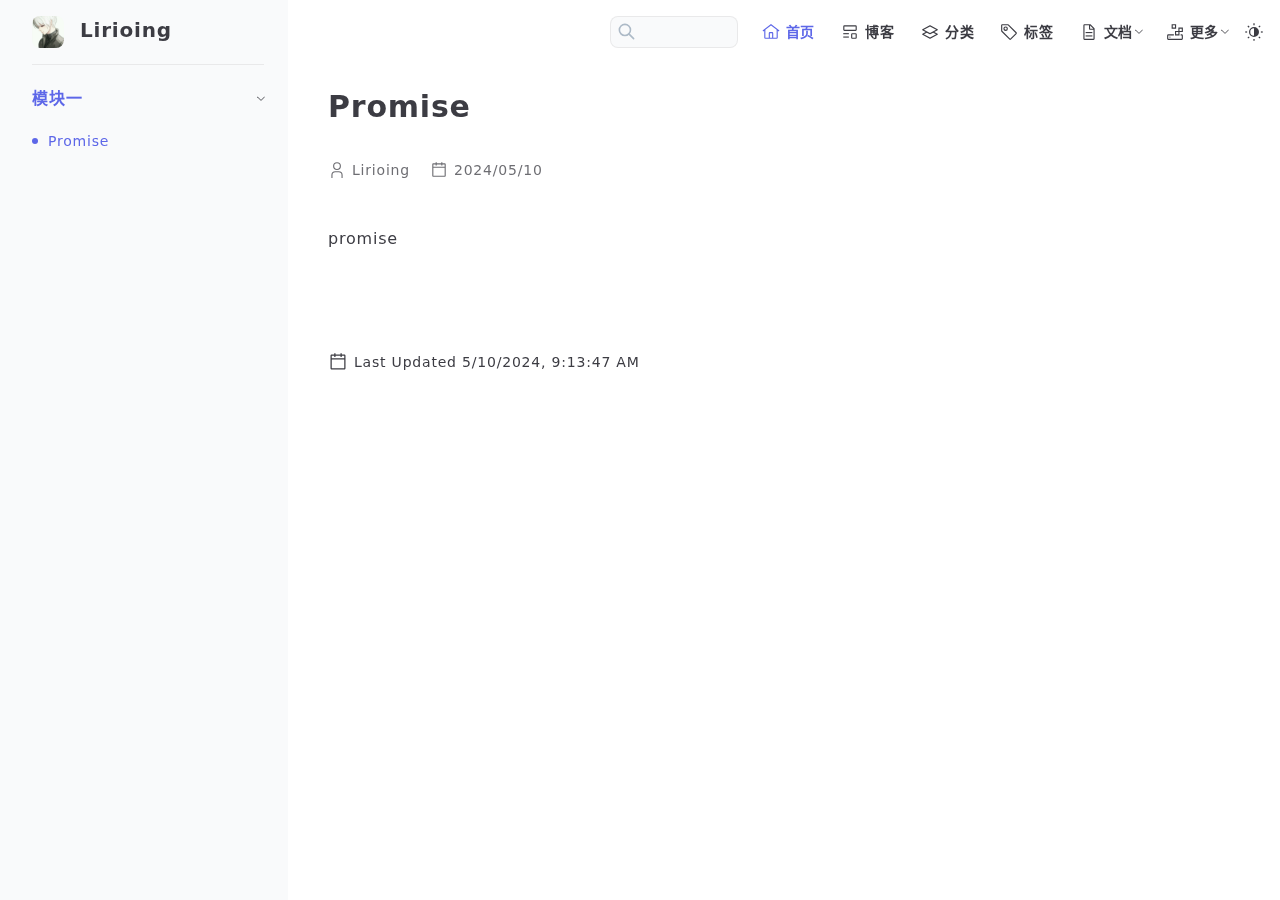
<file: docs/javascript/promise.html>
<!DOCTYPE html>
<html lang="zh-CN">
  <head>
    <meta charset="utf-8">
    <meta name="viewport" content="width=device-width,initial-scale=1">
    <meta name="generator" content="VuePress 2.0.0-rc.9">
    <script>
      (function() {
        const userMode = localStorage.getItem('vuepress-reco-color-scheme') || 'auto';
        const systemDarkMode = window.matchMedia && window.matchMedia('(prefers-color-scheme: dark)').matches;

        if (userMode === 'dark' || (userMode === 'auto' && systemDarkMode)) {
          document.documentElement.classList.toggle('dark', true);
        }
      })();
    </script>
    <title>Promise | Lirioing</title><meta name="description" content="Lirioing">
    <link rel="stylesheet" href="/assets/css/styles.4be9c7ff.css">
    <link rel="preload" href="/assets/js/runtime~app.117780a1.js" as="script"><link rel="preload" href="/assets/css/styles.4be9c7ff.css" as="style"><link rel="preload" href="/assets/js/601.02f7d08a.js" as="script"><link rel="preload" href="/assets/js/app.7c957203.js" as="script">
    <link rel="prefetch" href="/assets/js/454.80e18770.js" as="script"><link rel="prefetch" href="/assets/js/711.2b57d668.js" as="script"><link rel="prefetch" href="/assets/js/uniapp-multi-theme.html.1ec56eb5.js" as="script"><link rel="prefetch" href="/assets/js/1.html.7f5668ce.js" as="script"><link rel="prefetch" href="/assets/js/index.html.cc8b812e.js" as="script"><link rel="prefetch" href="/assets/js/promise.html.c0d4ed7a.js" as="script"><link rel="prefetch" href="/assets/js/life.html.814be913.js" as="script"><link rel="prefetch" href="/assets/js/about.html.3a5444ab.js" as="script"><link rel="prefetch" href="/assets/js/404.html.850654ca.js" as="script"><link rel="prefetch" href="/assets/js/friendship-link.html.46b8200e.js" as="script"><link rel="prefetch" href="/assets/js/timeline.html.83b5197d.js" as="script"><link rel="prefetch" href="/assets/js/posts.html.32f86c8d.js" as="script">
  </head>
  <body>
    <div id="app"><!--[--><div class="theme-container"><div class="common-wrapper show-series"><header class="navbar-container" style="top:0;"><div class="site-brand nav-item"><img class="logo" src="/avatar.jpg" alt="Lirioing"><a href="/" class="site-name can-hide">Lirioing</a></div><div class="nav-item navbar-links-wrapper" style=""><div><form class="search-box" role="search"><input type="search" autocomplete="off" spellcheck="false" value><!----></form></div><nav class="navbar-links"><!--[--><div class="navbar-links__item"><a href="/" class="link router-link-active" aria-label="首页"><!--[--><!--]--><span class="xicon-container left"><!--[--><svg xmlns="http://www.w3.org/2000/svg" xmlns:xlink="http://www.w3.org/1999/xlink" viewBox="0 0 32 32" class="xicon-icon" style="width:18px;height:18px;font-size:18px;color:inherit;"><path d="M16.612 2.214a1.01 1.01 0 0 0-1.242 0L1 13.419l1.243 1.572L4 13.621V26a2.004 2.004 0 0 0 2 2h20a2.004 2.004 0 0 0 2-2V13.63L29.757 15L31 13.428zM18 26h-4v-8h4zm2 0v-8a2.002 2.002 0 0 0-2-2h-4a2.002 2.002 0 0 0-2 2v8H6V12.062l10-7.79l10 7.8V26z" fill="currentColor"></path></svg><!--]--><span class="xicon-content" style="color:inherit;font-size:14px;"><!--[-->首页<!--]--></span></span><!--[--><!--]--></a></div><div class="navbar-links__item"><a href="/posts" class="link" aria-label="博客"><!--[--><!--]--><span class="xicon-container left"><!--[--><svg xmlns="http://www.w3.org/2000/svg" xmlns:xlink="http://www.w3.org/1999/xlink" viewBox="0 0 32 32" class="xicon-icon" style="width:18px;height:18px;font-size:18px;color:inherit;"><path d="M4 24h10v2H4z" fill="currentColor"></path><path d="M4 18h10v2H4z" fill="currentColor"></path><path d="M26 14H6a2 2 0 0 1-2-2V6a2 2 0 0 1 2-2h20a2 2 0 0 1 2 2v6a2 2 0 0 1-2 2zM6 6v6h20V6z" fill="currentColor"></path><path d="M26 28h-6a2 2 0 0 1-2-2v-6a2 2 0 0 1 2-2h6a2 2 0 0 1 2 2v6a2 2 0 0 1-2 2zm-6-8v6h6v-6z" fill="currentColor"></path></svg><!--]--><span class="xicon-content" style="color:inherit;font-size:14px;"><!--[-->博客<!--]--></span></span><!--[--><!--]--></a></div><div class="navbar-links__item"><a href="/categories/UNIAPP/1" class="link" aria-label="分类"><!--[--><!--]--><span class="xicon-container left"><!--[--><svg xmlns="http://www.w3.org/2000/svg" xmlns:xlink="http://www.w3.org/1999/xlink" viewBox="0 0 32 32" class="xicon-icon" style="width:18px;height:18px;font-size:18px;color:inherit;"><path d="M29.474 19.12L23.681 16l5.793-3.12a1 1 0 0 0 0-1.76l-13-7a.998.998 0 0 0-.948 0l-13 7a1 1 0 0 0 0 1.76L8.319 16l-5.793 3.12a1 1 0 0 0 0 1.76l13 7a1 1 0 0 0 .948 0l13-7a1 1 0 0 0 0-1.76zM16 6.136L26.89 12L16 17.864L5.11 12zm0 19.728L5.11 20l5.319-2.864l5.097 2.744a1 1 0 0 0 .948 0l5.097-2.745L26.891 20z" fill="currentColor"></path></svg><!--]--><span class="xicon-content" style="color:inherit;font-size:14px;"><!--[-->分类<!--]--></span></span><!--[--><!--]--></a></div><div class="navbar-links__item"><a href="/tags/FE/1" class="link" aria-label="标签"><!--[--><!--]--><span class="xicon-container left"><!--[--><svg xmlns="http://www.w3.org/2000/svg" xmlns:xlink="http://www.w3.org/1999/xlink" viewBox="0 0 32 32" class="xicon-icon" style="width:18px;height:18px;font-size:18px;color:inherit;"><path d="M10 14a4 4 0 1 1 4-4a4.005 4.005 0 0 1-4 4zm0-6a2 2 0 1 0 1.998 2.004A2.002 2.002 0 0 0 10 8z" fill="currentColor"></path><path d="M16.644 29.415L2.586 15.354A2 2 0 0 1 2 13.941V4a2 2 0 0 1 2-2h9.941a2 2 0 0 1 1.414.586l14.06 14.058a2 2 0 0 1 0 2.828l-9.943 9.943a2 2 0 0 1-2.829 0zM4 4v9.942L18.058 28L28 18.058L13.942 4z" fill="currentColor"></path></svg><!--]--><span class="xicon-content" style="color:inherit;font-size:14px;"><!--[-->标签<!--]--></span></span><!--[--><!--]--></a></div><div class="navbar-links__item"><div class="dropdown-link"><button class="dropdown-link__title" type="button" aria-label="文档"><span class="xicon-container left title"><!--[--><svg xmlns="http://www.w3.org/2000/svg" xmlns:xlink="http://www.w3.org/1999/xlink" viewBox="0 0 32 32" class="xicon-icon" style="width:18px;height:18px;font-size:18px;color:inherit;"><path d="M25.7 9.3l-7-7c-.2-.2-.4-.3-.7-.3H8c-1.1 0-2 .9-2 2v24c0 1.1.9 2 2 2h16c1.1 0 2-.9 2-2V10c0-.3-.1-.5-.3-.7zM18 4.4l5.6 5.6H18V4.4zM24 28H8V4h8v6c0 1.1.9 2 2 2h6v16z" fill="currentColor"></path><path d="M10 22h12v2H10z" fill="currentColor"></path><path d="M10 16h12v2H10z" fill="currentColor"></path></svg><!--]--><span class="xicon-content" style="color:inherit;font-size:14px;"><!--[-->文档<!--]--></span></span><span class="arrow down"></span></button><button class="dropdown-link--mobile__title" type="button" aria-label="文档"><span class="title"><span class="xicon-container left"><!--[--><svg xmlns="http://www.w3.org/2000/svg" xmlns:xlink="http://www.w3.org/1999/xlink" viewBox="0 0 32 32" class="xicon-icon" style="width:18px;height:18px;font-size:18px;color:inherit;"><path d="M25.7 9.3l-7-7c-.2-.2-.4-.3-.7-.3H8c-1.1 0-2 .9-2 2v24c0 1.1.9 2 2 2h16c1.1 0 2-.9 2-2V10c0-.3-.1-.5-.3-.7zM18 4.4l5.6 5.6H18V4.4zM24 28H8V4h8v6c0 1.1.9 2 2 2h6v16z" fill="currentColor"></path><path d="M10 22h12v2H10z" fill="currentColor"></path><path d="M10 16h12v2H10z" fill="currentColor"></path></svg><!--]--><span class="xicon-content" style="color:inherit;font-size:14px;"><!--[-->文档<!--]--></span></span></span><span class="right arrow"></span></button><ul style="display:none;" class="dropdown-link__container"><!--[--><li class="dropdown-link__item"><a href="/docs/javascript/promise" class="link router-link-active" aria-label="JavaScript"><!--[--><!--]--><span class="xicon-container left"><!--[--><!----><!--]--><span class="xicon-content" style="color:inherit;font-size:14px;"><!--[-->JavaScript<!--]--></span></span><!--[--><!--]--></a></li><!--]--></ul></div></div><div class="navbar-links__item"><div class="dropdown-link"><button class="dropdown-link__title" type="button" aria-label="更多"><span class="xicon-container left title"><!--[--><svg xmlns="http://www.w3.org/2000/svg" xmlns:xlink="http://www.w3.org/1999/xlink" viewBox="0 0 32 32" class="xicon-icon" style="width:18px;height:18px;font-size:18px;color:inherit;"><path d="M28 20h-2v2h2v6H4v-6h10v-2H4a2.002 2.002 0 0 0-2 2v6a2.002 2.002 0 0 0 2 2h24a2.002 2.002 0 0 0 2-2v-6a2.002 2.002 0 0 0-2-2z" fill="currentColor"></path><circle cx="7" cy="25" r="1" fill="currentColor"></circle><path d="M30 8h-8v6h-6v8h8v-6h6zm-8 12h-4v-4h4zm6-6h-4v-4h4z" fill="currentColor"></path><path d="M18 10h-8V2h8zm-6-2h4V4h-4z" fill="currentColor"></path></svg><!--]--><span class="xicon-content" style="color:inherit;font-size:14px;"><!--[-->更多<!--]--></span></span><span class="arrow down"></span></button><button class="dropdown-link--mobile__title" type="button" aria-label="更多"><span class="title"><span class="xicon-container left"><!--[--><svg xmlns="http://www.w3.org/2000/svg" xmlns:xlink="http://www.w3.org/1999/xlink" viewBox="0 0 32 32" class="xicon-icon" style="width:18px;height:18px;font-size:18px;color:inherit;"><path d="M28 20h-2v2h2v6H4v-6h10v-2H4a2.002 2.002 0 0 0-2 2v6a2.002 2.002 0 0 0 2 2h24a2.002 2.002 0 0 0 2-2v-6a2.002 2.002 0 0 0-2-2z" fill="currentColor"></path><circle cx="7" cy="25" r="1" fill="currentColor"></circle><path d="M30 8h-8v6h-6v8h8v-6h6zm-8 12h-4v-4h4zm6-6h-4v-4h4z" fill="currentColor"></path><path d="M18 10h-8V2h8zm-6-2h4V4h-4z" fill="currentColor"></path></svg><!--]--><span class="xicon-content" style="color:inherit;font-size:14px;"><!--[-->更多<!--]--></span></span></span><span class="right arrow"></span></button><ul style="display:none;" class="dropdown-link__container"><!--[--><li class="dropdown-link__item"><a href="/timeline" class="link" aria-label="归档"><!--[--><!--]--><span class="xicon-container left"><!--[--><svg xmlns="http://www.w3.org/2000/svg" xmlns:xlink="http://www.w3.org/1999/xlink" viewBox="0 0 32 32" class="xicon-icon" style="width:18px;height:18px;font-size:18px;color:inherit;"><path d="M26 30H11a2.002 2.002 0 0 1-2-2v-6h2v6h15V6h-9V4h9a2.002 2.002 0 0 1 2 2v22a2.002 2.002 0 0 1-2 2z" fill="currentColor"></path><path d="M17 10h7v2h-7z" fill="currentColor"></path><path d="M16 15h8v2h-8z" fill="currentColor"></path><path d="M15 20h9v2h-9z" fill="currentColor"></path><path d="M9 19a5.005 5.005 0 0 1-5-5V3h2v11a3 3 0 0 0 6 0V5a1 1 0 0 0-2 0v10H8V5a3 3 0 0 1 6 0v9a5.005 5.005 0 0 1-5 5z" fill="currentColor"></path></svg><!--]--><span class="xicon-content" style="color:inherit;font-size:14px;"><!--[-->归档<!--]--></span></span><!--[--><!--]--></a></li><li class="dropdown-link__item"><a href="/docs/about" class="link" aria-label="关于"><!--[--><!--]--><span class="xicon-container left"><!--[--><svg xmlns="http://www.w3.org/2000/svg" xmlns:xlink="http://www.w3.org/1999/xlink" viewBox="0 0 32 32" class="xicon-icon" style="width:18px;height:18px;font-size:18px;color:inherit;"><path d="M16 4a5 5 0 1 1-5 5a5 5 0 0 1 5-5m0-2a7 7 0 1 0 7 7a7 7 0 0 0-7-7z" fill="currentColor"></path><path d="M26 30h-2v-5a5 5 0 0 0-5-5h-6a5 5 0 0 0-5 5v5H6v-5a7 7 0 0 1 7-7h6a7 7 0 0 1 7 7z" fill="currentColor"></path></svg><!--]--><span class="xicon-content" style="color:inherit;font-size:14px;"><!--[-->关于<!--]--></span></span><!--[--><!--]--></a></li><!--]--></ul></div></div><!--]--></nav><span class="xicon-container btn-toggle-dark-mode btn--dark-mode"><svg xmlns="http://www.w3.org/2000/svg" xmlns:xlink="http://www.w3.org/1999/xlink" viewBox="0 0 32 32" style="width:20px;height:20px;font-size:20px;color:inherit;"><path d="M15 2h2v3h-2z" fill="currentColor"></path><path d="M27 15h3v2h-3z" fill="currentColor"></path><path d="M15 27h2v3h-2z" fill="currentColor"></path><path d="M2 15h3v2H2z" fill="currentColor"></path><path d="M5.45 6.884l1.414-1.415l2.121 2.122l-1.414 1.414z" fill="currentColor"></path><path d="M23 7.58l2.121-2.12l1.414 1.414l-2.121 2.121z" fill="currentColor"></path><path d="M23.002 24.416l1.415-1.414l2.12 2.122l-1.413 1.414z" fill="currentColor"></path><path d="M5.47 25.13L7.59 23L9 24.42l-2.12 2.12l-1.41-1.41z" fill="currentColor"></path><path d="M16 8a8 8 0 1 0 8 8a8 8 0 0 0-8-8zm0 14a6 6 0 0 1 0-12z" fill="currentColor"></path></svg></span><span class="xicon-container btn-toggle-menus"><svg xmlns="http://www.w3.org/2000/svg" xmlns:xlink="http://www.w3.org/1999/xlink" viewBox="0 0 32 32" style="width:20px;height:20px;font-size:20px;color:inherit;"><circle cx="16" cy="8" r="2" fill="currentColor"></circle><circle cx="16" cy="16" r="2" fill="currentColor"></circle><circle cx="16" cy="24" r="2" fill="currentColor"></circle></svg></span></div></header><header class="sub-navbar-container"><span class="nav-item"><div class="toggle-series-button" aria-expanded="false" role="button" tabindex="0"><div class="icon" aria-hidden="true"><span></span><span></span><span></span></div></div> Series </span></header><div class="mobile-menus-container"><nav class="navbar-links mobile"><!--[--><div class="navbar-links__item"><a href="/" class="link router-link-active" aria-label="首页"><!--[--><!--]--><span class="xicon-container left"><!--[--><svg xmlns="http://www.w3.org/2000/svg" xmlns:xlink="http://www.w3.org/1999/xlink" viewBox="0 0 32 32" class="xicon-icon" style="width:18px;height:18px;font-size:18px;color:inherit;"><path d="M16.612 2.214a1.01 1.01 0 0 0-1.242 0L1 13.419l1.243 1.572L4 13.621V26a2.004 2.004 0 0 0 2 2h20a2.004 2.004 0 0 0 2-2V13.63L29.757 15L31 13.428zM18 26h-4v-8h4zm2 0v-8a2.002 2.002 0 0 0-2-2h-4a2.002 2.002 0 0 0-2 2v8H6V12.062l10-7.79l10 7.8V26z" fill="currentColor"></path></svg><!--]--><span class="xicon-content" style="color:inherit;font-size:14px;"><!--[-->首页<!--]--></span></span><!--[--><!--]--></a></div><div class="navbar-links__item"><a href="/posts" class="link" aria-label="博客"><!--[--><!--]--><span class="xicon-container left"><!--[--><svg xmlns="http://www.w3.org/2000/svg" xmlns:xlink="http://www.w3.org/1999/xlink" viewBox="0 0 32 32" class="xicon-icon" style="width:18px;height:18px;font-size:18px;color:inherit;"><path d="M4 24h10v2H4z" fill="currentColor"></path><path d="M4 18h10v2H4z" fill="currentColor"></path><path d="M26 14H6a2 2 0 0 1-2-2V6a2 2 0 0 1 2-2h20a2 2 0 0 1 2 2v6a2 2 0 0 1-2 2zM6 6v6h20V6z" fill="currentColor"></path><path d="M26 28h-6a2 2 0 0 1-2-2v-6a2 2 0 0 1 2-2h6a2 2 0 0 1 2 2v6a2 2 0 0 1-2 2zm-6-8v6h6v-6z" fill="currentColor"></path></svg><!--]--><span class="xicon-content" style="color:inherit;font-size:14px;"><!--[-->博客<!--]--></span></span><!--[--><!--]--></a></div><div class="navbar-links__item"><a href="/categories/UNIAPP/1" class="link" aria-label="分类"><!--[--><!--]--><span class="xicon-container left"><!--[--><svg xmlns="http://www.w3.org/2000/svg" xmlns:xlink="http://www.w3.org/1999/xlink" viewBox="0 0 32 32" class="xicon-icon" style="width:18px;height:18px;font-size:18px;color:inherit;"><path d="M29.474 19.12L23.681 16l5.793-3.12a1 1 0 0 0 0-1.76l-13-7a.998.998 0 0 0-.948 0l-13 7a1 1 0 0 0 0 1.76L8.319 16l-5.793 3.12a1 1 0 0 0 0 1.76l13 7a1 1 0 0 0 .948 0l13-7a1 1 0 0 0 0-1.76zM16 6.136L26.89 12L16 17.864L5.11 12zm0 19.728L5.11 20l5.319-2.864l5.097 2.744a1 1 0 0 0 .948 0l5.097-2.745L26.891 20z" fill="currentColor"></path></svg><!--]--><span class="xicon-content" style="color:inherit;font-size:14px;"><!--[-->分类<!--]--></span></span><!--[--><!--]--></a></div><div class="navbar-links__item"><a href="/tags/FE/1" class="link" aria-label="标签"><!--[--><!--]--><span class="xicon-container left"><!--[--><svg xmlns="http://www.w3.org/2000/svg" xmlns:xlink="http://www.w3.org/1999/xlink" viewBox="0 0 32 32" class="xicon-icon" style="width:18px;height:18px;font-size:18px;color:inherit;"><path d="M10 14a4 4 0 1 1 4-4a4.005 4.005 0 0 1-4 4zm0-6a2 2 0 1 0 1.998 2.004A2.002 2.002 0 0 0 10 8z" fill="currentColor"></path><path d="M16.644 29.415L2.586 15.354A2 2 0 0 1 2 13.941V4a2 2 0 0 1 2-2h9.941a2 2 0 0 1 1.414.586l14.06 14.058a2 2 0 0 1 0 2.828l-9.943 9.943a2 2 0 0 1-2.829 0zM4 4v9.942L18.058 28L28 18.058L13.942 4z" fill="currentColor"></path></svg><!--]--><span class="xicon-content" style="color:inherit;font-size:14px;"><!--[-->标签<!--]--></span></span><!--[--><!--]--></a></div><div class="navbar-links__item"><div class="dropdown-link"><button class="dropdown-link__title" type="button" aria-label="文档"><span class="xicon-container left title"><!--[--><svg xmlns="http://www.w3.org/2000/svg" xmlns:xlink="http://www.w3.org/1999/xlink" viewBox="0 0 32 32" class="xicon-icon" style="width:18px;height:18px;font-size:18px;color:inherit;"><path d="M25.7 9.3l-7-7c-.2-.2-.4-.3-.7-.3H8c-1.1 0-2 .9-2 2v24c0 1.1.9 2 2 2h16c1.1 0 2-.9 2-2V10c0-.3-.1-.5-.3-.7zM18 4.4l5.6 5.6H18V4.4zM24 28H8V4h8v6c0 1.1.9 2 2 2h6v16z" fill="currentColor"></path><path d="M10 22h12v2H10z" fill="currentColor"></path><path d="M10 16h12v2H10z" fill="currentColor"></path></svg><!--]--><span class="xicon-content" style="color:inherit;font-size:14px;"><!--[-->文档<!--]--></span></span><span class="arrow down"></span></button><button class="dropdown-link--mobile__title" type="button" aria-label="文档"><span class="title"><span class="xicon-container left"><!--[--><svg xmlns="http://www.w3.org/2000/svg" xmlns:xlink="http://www.w3.org/1999/xlink" viewBox="0 0 32 32" class="xicon-icon" style="width:18px;height:18px;font-size:18px;color:inherit;"><path d="M25.7 9.3l-7-7c-.2-.2-.4-.3-.7-.3H8c-1.1 0-2 .9-2 2v24c0 1.1.9 2 2 2h16c1.1 0 2-.9 2-2V10c0-.3-.1-.5-.3-.7zM18 4.4l5.6 5.6H18V4.4zM24 28H8V4h8v6c0 1.1.9 2 2 2h6v16z" fill="currentColor"></path><path d="M10 22h12v2H10z" fill="currentColor"></path><path d="M10 16h12v2H10z" fill="currentColor"></path></svg><!--]--><span class="xicon-content" style="color:inherit;font-size:14px;"><!--[-->文档<!--]--></span></span></span><span class="right arrow"></span></button><ul style="display:none;" class="dropdown-link__container"><!--[--><li class="dropdown-link__item"><a href="/docs/javascript/promise" class="link router-link-active" aria-label="JavaScript"><!--[--><!--]--><span class="xicon-container left"><!--[--><!----><!--]--><span class="xicon-content" style="color:inherit;font-size:14px;"><!--[-->JavaScript<!--]--></span></span><!--[--><!--]--></a></li><!--]--></ul></div></div><div class="navbar-links__item"><div class="dropdown-link"><button class="dropdown-link__title" type="button" aria-label="更多"><span class="xicon-container left title"><!--[--><svg xmlns="http://www.w3.org/2000/svg" xmlns:xlink="http://www.w3.org/1999/xlink" viewBox="0 0 32 32" class="xicon-icon" style="width:18px;height:18px;font-size:18px;color:inherit;"><path d="M28 20h-2v2h2v6H4v-6h10v-2H4a2.002 2.002 0 0 0-2 2v6a2.002 2.002 0 0 0 2 2h24a2.002 2.002 0 0 0 2-2v-6a2.002 2.002 0 0 0-2-2z" fill="currentColor"></path><circle cx="7" cy="25" r="1" fill="currentColor"></circle><path d="M30 8h-8v6h-6v8h8v-6h6zm-8 12h-4v-4h4zm6-6h-4v-4h4z" fill="currentColor"></path><path d="M18 10h-8V2h8zm-6-2h4V4h-4z" fill="currentColor"></path></svg><!--]--><span class="xicon-content" style="color:inherit;font-size:14px;"><!--[-->更多<!--]--></span></span><span class="arrow down"></span></button><button class="dropdown-link--mobile__title" type="button" aria-label="更多"><span class="title"><span class="xicon-container left"><!--[--><svg xmlns="http://www.w3.org/2000/svg" xmlns:xlink="http://www.w3.org/1999/xlink" viewBox="0 0 32 32" class="xicon-icon" style="width:18px;height:18px;font-size:18px;color:inherit;"><path d="M28 20h-2v2h2v6H4v-6h10v-2H4a2.002 2.002 0 0 0-2 2v6a2.002 2.002 0 0 0 2 2h24a2.002 2.002 0 0 0 2-2v-6a2.002 2.002 0 0 0-2-2z" fill="currentColor"></path><circle cx="7" cy="25" r="1" fill="currentColor"></circle><path d="M30 8h-8v6h-6v8h8v-6h6zm-8 12h-4v-4h4zm6-6h-4v-4h4z" fill="currentColor"></path><path d="M18 10h-8V2h8zm-6-2h4V4h-4z" fill="currentColor"></path></svg><!--]--><span class="xicon-content" style="color:inherit;font-size:14px;"><!--[-->更多<!--]--></span></span></span><span class="right arrow"></span></button><ul style="display:none;" class="dropdown-link__container"><!--[--><li class="dropdown-link__item"><a href="/timeline" class="link" aria-label="归档"><!--[--><!--]--><span class="xicon-container left"><!--[--><svg xmlns="http://www.w3.org/2000/svg" xmlns:xlink="http://www.w3.org/1999/xlink" viewBox="0 0 32 32" class="xicon-icon" style="width:18px;height:18px;font-size:18px;color:inherit;"><path d="M26 30H11a2.002 2.002 0 0 1-2-2v-6h2v6h15V6h-9V4h9a2.002 2.002 0 0 1 2 2v22a2.002 2.002 0 0 1-2 2z" fill="currentColor"></path><path d="M17 10h7v2h-7z" fill="currentColor"></path><path d="M16 15h8v2h-8z" fill="currentColor"></path><path d="M15 20h9v2h-9z" fill="currentColor"></path><path d="M9 19a5.005 5.005 0 0 1-5-5V3h2v11a3 3 0 0 0 6 0V5a1 1 0 0 0-2 0v10H8V5a3 3 0 0 1 6 0v9a5.005 5.005 0 0 1-5 5z" fill="currentColor"></path></svg><!--]--><span class="xicon-content" style="color:inherit;font-size:14px;"><!--[-->归档<!--]--></span></span><!--[--><!--]--></a></li><li class="dropdown-link__item"><a href="/docs/about" class="link" aria-label="关于"><!--[--><!--]--><span class="xicon-container left"><!--[--><svg xmlns="http://www.w3.org/2000/svg" xmlns:xlink="http://www.w3.org/1999/xlink" viewBox="0 0 32 32" class="xicon-icon" style="width:18px;height:18px;font-size:18px;color:inherit;"><path d="M16 4a5 5 0 1 1-5 5a5 5 0 0 1 5-5m0-2a7 7 0 1 0 7 7a7 7 0 0 0-7-7z" fill="currentColor"></path><path d="M26 30h-2v-5a5 5 0 0 0-5-5h-6a5 5 0 0 0-5 5v5H6v-5a7 7 0 0 1 7-7h6a7 7 0 0 1 7 7z" fill="currentColor"></path></svg><!--]--><span class="xicon-content" style="color:inherit;font-size:14px;"><!--[-->关于<!--]--></span></span><!--[--><!--]--></a></li><!--]--></ul></div></div><!--]--></nav><div class="appearance"><span>Appearance</span><span class="xicon-container btn-toggle-dark-mode"><svg xmlns="http://www.w3.org/2000/svg" xmlns:xlink="http://www.w3.org/1999/xlink" viewBox="0 0 32 32" style="width:20px;height:20px;font-size:20px;color:inherit;"><path d="M15 2h2v3h-2z" fill="currentColor"></path><path d="M27 15h3v2h-3z" fill="currentColor"></path><path d="M15 27h2v3h-2z" fill="currentColor"></path><path d="M2 15h3v2H2z" fill="currentColor"></path><path d="M5.45 6.884l1.414-1.415l2.121 2.122l-1.414 1.414z" fill="currentColor"></path><path d="M23 7.58l2.121-2.12l1.414 1.414l-2.121 2.121z" fill="currentColor"></path><path d="M23.002 24.416l1.415-1.414l2.12 2.122l-1.413 1.414z" fill="currentColor"></path><path d="M5.47 25.13L7.59 23L9 24.42l-2.12 2.12l-1.41-1.41z" fill="currentColor"></path><path d="M16 8a8 8 0 1 0 8 8a8 8 0 0 0-8-8zm0 14a6 6 0 0 1 0-12z" fill="currentColor"></path></svg></span></div></div><div class="series-mask"></div><aside class="series-container"><div class="site-brand"><img class="logo" src="/avatar.jpg" alt="Lirioing"><a href="/" class="site-name can-hide">Lirioing</a></div><!--[--><!--[--><section class="series-group series-item"><h5 class="series-heading active">模块一<span class="arrow down"></span></h5><ul style="display:block;"><li><!--[--><a aria-current="page" href="/docs/javascript/promise.html" class="router-link-active router-link-exact-active link router-link-active series-item active series-item active" aria-label="Promise"><!--[--><!--]--><span class="xicon-container left"><!--[--><!----><!--]--><span class="xicon-content" style="color:inherit;font-size:14px;"><!--[-->Promise<!--]--></span></span><!--[--><!--]--></a><!--]--></li></ul></section><!--]--><!--]--></aside><!--[--><main class="page-container"><h1 class="page-title">Promise</h1><div class="page-info"><span class="xicon-container left"><!--[--><svg xmlns="http://www.w3.org/2000/svg" xmlns:xlink="http://www.w3.org/1999/xlink" viewBox="0 0 32 32" class="xicon-icon" style="width:18px;height:18px;font-size:18px;color:inherit;"><path d="M16 4a5 5 0 1 1-5 5a5 5 0 0 1 5-5m0-2a7 7 0 1 0 7 7a7 7 0 0 0-7-7z" fill="currentColor"></path><path d="M26 30h-2v-5a5 5 0 0 0-5-5h-6a5 5 0 0 0-5 5v5H6v-5a7 7 0 0 1 7-7h6a7 7 0 0 1 7 7z" fill="currentColor"></path></svg><!--]--><span class="xicon-content" style="color:inherit;font-size:14px;"><!--[-->Lirioing<!--]--></span></span><span class="xicon-container left"><!--[--><svg xmlns="http://www.w3.org/2000/svg" xmlns:xlink="http://www.w3.org/1999/xlink" viewBox="0 0 32 32" class="xicon-icon" style="width:18px;height:18px;font-size:18px;color:inherit;"><path d="M26 4h-4V2h-2v2h-8V2h-2v2H6c-1.1 0-2 .9-2 2v20c0 1.1.9 2 2 2h20c1.1 0 2-.9 2-2V6c0-1.1-.9-2-2-2zm0 22H6V12h20v14zm0-16H6V6h4v2h2V6h8v2h2V6h4v4z" fill="currentColor"></path></svg><!--]--><span class="xicon-content" style="color:inherit;font-size:14px;"><!--[-->2024/05/10<!--]--></span></span><!----><!----><!----></div><div class="theme-reco-default-content"><div><p>promise</p></div></div><footer class="page-meta"><!----><div class="meta-item last-updated"><span class="xicon-container left meta-item-label"><!--[--><svg xmlns="http://www.w3.org/2000/svg" xmlns:xlink="http://www.w3.org/1999/xlink" viewBox="0 0 32 32" class="xicon-icon" style="width:20px;height:20px;font-size:20px;color:inherit;"><path d="M26 4h-4V2h-2v2h-8V2h-2v2H6c-1.1 0-2 .9-2 2v20c0 1.1.9 2 2 2h20c1.1 0 2-.9 2-2V6c0-1.1-.9-2-2-2zm0 22H6V12h20v14zm0-16H6V6h4v2h2V6h8v2h2V6h4v4z" fill="currentColor"></path></svg><!--]--><span class="xicon-content" style="color:inherit;font-size:14px;"><!--[-->Last Updated 2024/5/10 17:13:47<!--]--></span></span></div></footer><!----><!----></main><!--]--><!----></div></div><!--[--><!----><!----><canvas id="moefy-canvas"></canvas><!--]--><!--]--></div>
    <script src="/assets/js/runtime~app.117780a1.js" defer></script><script src="/assets/js/601.02f7d08a.js" defer></script><script src="/assets/js/app.7c957203.js" defer></script>
  </body>
</html>
</file>
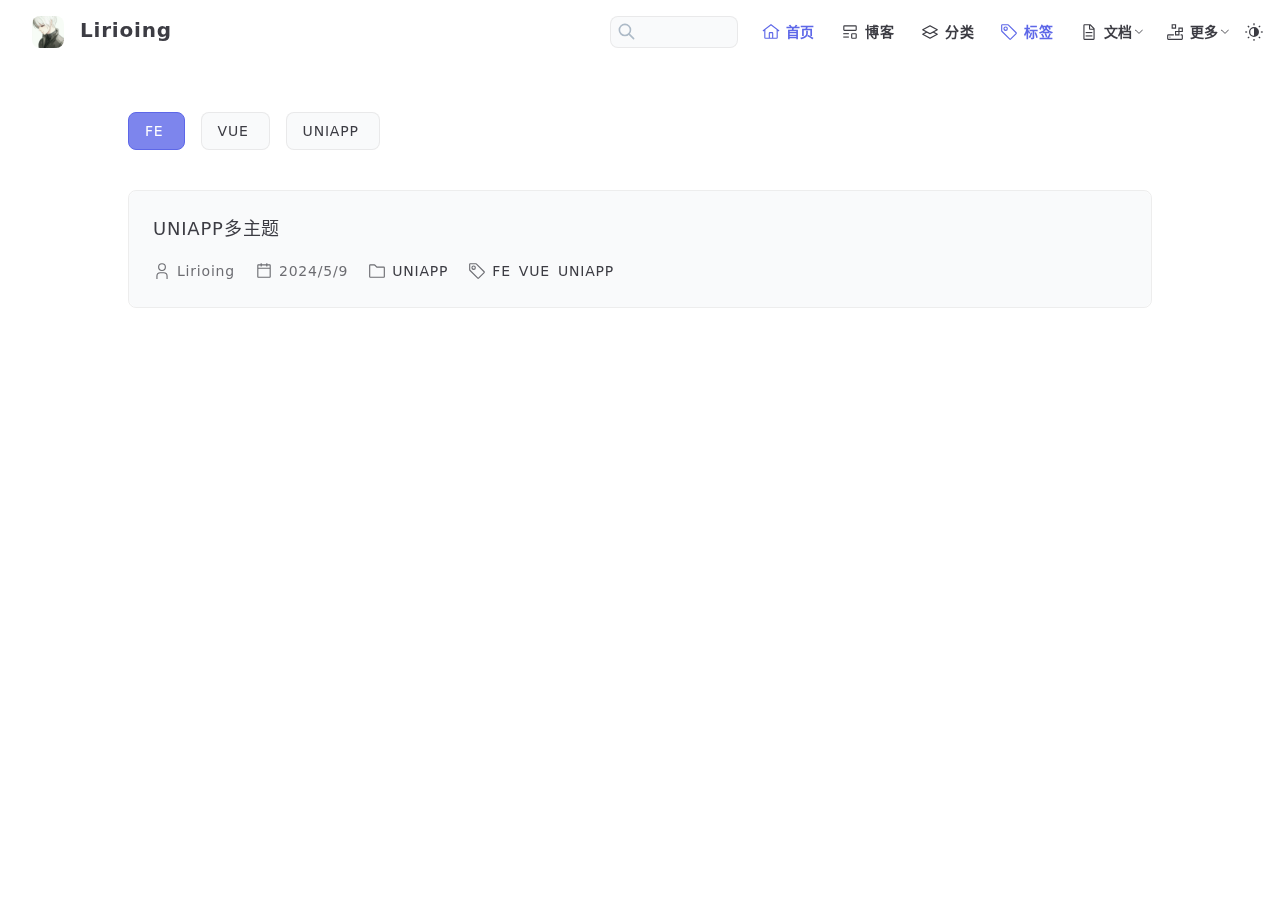
<file: tags/FE/1.html>
<!DOCTYPE html>
<html lang="zh-CN">
  <head>
    <meta charset="utf-8">
    <meta name="viewport" content="width=device-width,initial-scale=1">
    <meta name="generator" content="VuePress 2.0.0-rc.9">
    <script>
      (function() {
        const userMode = localStorage.getItem('vuepress-reco-color-scheme') || 'auto';
        const systemDarkMode = window.matchMedia && window.matchMedia('(prefers-color-scheme: dark)').matches;

        if (userMode === 'dark' || (userMode === 'auto' && systemDarkMode)) {
          document.documentElement.classList.toggle('dark', true);
        }
      })();
    </script>
    <title>Lirioing</title><meta name="description" content="Lirioing">
    <link rel="stylesheet" href="/assets/css/styles.4be9c7ff.css">
    <link rel="preload" href="/assets/js/runtime~app.117780a1.js" as="script"><link rel="preload" href="/assets/css/styles.4be9c7ff.css" as="style"><link rel="preload" href="/assets/js/601.02f7d08a.js" as="script"><link rel="preload" href="/assets/js/app.7c957203.js" as="script">
    <link rel="prefetch" href="/assets/js/454.80e18770.js" as="script"><link rel="prefetch" href="/assets/js/711.2b57d668.js" as="script"><link rel="prefetch" href="/assets/js/uniapp-multi-theme.html.1ec56eb5.js" as="script"><link rel="prefetch" href="/assets/js/1.html.7f5668ce.js" as="script"><link rel="prefetch" href="/assets/js/index.html.cc8b812e.js" as="script"><link rel="prefetch" href="/assets/js/promise.html.c0d4ed7a.js" as="script"><link rel="prefetch" href="/assets/js/life.html.814be913.js" as="script"><link rel="prefetch" href="/assets/js/about.html.3a5444ab.js" as="script"><link rel="prefetch" href="/assets/js/404.html.850654ca.js" as="script"><link rel="prefetch" href="/assets/js/friendship-link.html.46b8200e.js" as="script"><link rel="prefetch" href="/assets/js/timeline.html.83b5197d.js" as="script"><link rel="prefetch" href="/assets/js/posts.html.32f86c8d.js" as="script">
  </head>
  <body>
    <div id="app"><!--[--><div class="common-wrapper series--no"><header class="navbar-container" style="top:0;"><div class="site-brand nav-item"><img class="logo" src="/avatar.jpg" alt="Lirioing"><a href="/" class="site-name can-hide">Lirioing</a></div><div class="nav-item navbar-links-wrapper" style=""><div><form class="search-box" role="search"><input type="search" autocomplete="off" spellcheck="false" value><!----></form></div><nav class="navbar-links"><!--[--><div class="navbar-links__item"><a href="/" class="link router-link-active" aria-label="首页"><!--[--><!--]--><span class="xicon-container left"><!--[--><svg xmlns="http://www.w3.org/2000/svg" xmlns:xlink="http://www.w3.org/1999/xlink" viewBox="0 0 32 32" class="xicon-icon" style="width:18px;height:18px;font-size:18px;color:inherit;"><path d="M16.612 2.214a1.01 1.01 0 0 0-1.242 0L1 13.419l1.243 1.572L4 13.621V26a2.004 2.004 0 0 0 2 2h20a2.004 2.004 0 0 0 2-2V13.63L29.757 15L31 13.428zM18 26h-4v-8h4zm2 0v-8a2.002 2.002 0 0 0-2-2h-4a2.002 2.002 0 0 0-2 2v8H6V12.062l10-7.79l10 7.8V26z" fill="currentColor"></path></svg><!--]--><span class="xicon-content" style="color:inherit;font-size:14px;"><!--[-->首页<!--]--></span></span><!--[--><!--]--></a></div><div class="navbar-links__item"><a href="/posts" class="link" aria-label="博客"><!--[--><!--]--><span class="xicon-container left"><!--[--><svg xmlns="http://www.w3.org/2000/svg" xmlns:xlink="http://www.w3.org/1999/xlink" viewBox="0 0 32 32" class="xicon-icon" style="width:18px;height:18px;font-size:18px;color:inherit;"><path d="M4 24h10v2H4z" fill="currentColor"></path><path d="M4 18h10v2H4z" fill="currentColor"></path><path d="M26 14H6a2 2 0 0 1-2-2V6a2 2 0 0 1 2-2h20a2 2 0 0 1 2 2v6a2 2 0 0 1-2 2zM6 6v6h20V6z" fill="currentColor"></path><path d="M26 28h-6a2 2 0 0 1-2-2v-6a2 2 0 0 1 2-2h6a2 2 0 0 1 2 2v6a2 2 0 0 1-2 2zm-6-8v6h6v-6z" fill="currentColor"></path></svg><!--]--><span class="xicon-content" style="color:inherit;font-size:14px;"><!--[-->博客<!--]--></span></span><!--[--><!--]--></a></div><div class="navbar-links__item"><a href="/categories/UNIAPP/1" class="link" aria-label="分类"><!--[--><!--]--><span class="xicon-container left"><!--[--><svg xmlns="http://www.w3.org/2000/svg" xmlns:xlink="http://www.w3.org/1999/xlink" viewBox="0 0 32 32" class="xicon-icon" style="width:18px;height:18px;font-size:18px;color:inherit;"><path d="M29.474 19.12L23.681 16l5.793-3.12a1 1 0 0 0 0-1.76l-13-7a.998.998 0 0 0-.948 0l-13 7a1 1 0 0 0 0 1.76L8.319 16l-5.793 3.12a1 1 0 0 0 0 1.76l13 7a1 1 0 0 0 .948 0l13-7a1 1 0 0 0 0-1.76zM16 6.136L26.89 12L16 17.864L5.11 12zm0 19.728L5.11 20l5.319-2.864l5.097 2.744a1 1 0 0 0 .948 0l5.097-2.745L26.891 20z" fill="currentColor"></path></svg><!--]--><span class="xicon-content" style="color:inherit;font-size:14px;"><!--[-->分类<!--]--></span></span><!--[--><!--]--></a></div><div class="navbar-links__item"><a href="/tags/FE/1" class="link router-link-active" aria-label="标签"><!--[--><!--]--><span class="xicon-container left"><!--[--><svg xmlns="http://www.w3.org/2000/svg" xmlns:xlink="http://www.w3.org/1999/xlink" viewBox="0 0 32 32" class="xicon-icon" style="width:18px;height:18px;font-size:18px;color:inherit;"><path d="M10 14a4 4 0 1 1 4-4a4.005 4.005 0 0 1-4 4zm0-6a2 2 0 1 0 1.998 2.004A2.002 2.002 0 0 0 10 8z" fill="currentColor"></path><path d="M16.644 29.415L2.586 15.354A2 2 0 0 1 2 13.941V4a2 2 0 0 1 2-2h9.941a2 2 0 0 1 1.414.586l14.06 14.058a2 2 0 0 1 0 2.828l-9.943 9.943a2 2 0 0 1-2.829 0zM4 4v9.942L18.058 28L28 18.058L13.942 4z" fill="currentColor"></path></svg><!--]--><span class="xicon-content" style="color:inherit;font-size:14px;"><!--[-->标签<!--]--></span></span><!--[--><!--]--></a></div><div class="navbar-links__item"><div class="dropdown-link"><button class="dropdown-link__title" type="button" aria-label="文档"><span class="xicon-container left title"><!--[--><svg xmlns="http://www.w3.org/2000/svg" xmlns:xlink="http://www.w3.org/1999/xlink" viewBox="0 0 32 32" class="xicon-icon" style="width:18px;height:18px;font-size:18px;color:inherit;"><path d="M25.7 9.3l-7-7c-.2-.2-.4-.3-.7-.3H8c-1.1 0-2 .9-2 2v24c0 1.1.9 2 2 2h16c1.1 0 2-.9 2-2V10c0-.3-.1-.5-.3-.7zM18 4.4l5.6 5.6H18V4.4zM24 28H8V4h8v6c0 1.1.9 2 2 2h6v16z" fill="currentColor"></path><path d="M10 22h12v2H10z" fill="currentColor"></path><path d="M10 16h12v2H10z" fill="currentColor"></path></svg><!--]--><span class="xicon-content" style="color:inherit;font-size:14px;"><!--[-->文档<!--]--></span></span><span class="arrow down"></span></button><button class="dropdown-link--mobile__title" type="button" aria-label="文档"><span class="title"><span class="xicon-container left"><!--[--><svg xmlns="http://www.w3.org/2000/svg" xmlns:xlink="http://www.w3.org/1999/xlink" viewBox="0 0 32 32" class="xicon-icon" style="width:18px;height:18px;font-size:18px;color:inherit;"><path d="M25.7 9.3l-7-7c-.2-.2-.4-.3-.7-.3H8c-1.1 0-2 .9-2 2v24c0 1.1.9 2 2 2h16c1.1 0 2-.9 2-2V10c0-.3-.1-.5-.3-.7zM18 4.4l5.6 5.6H18V4.4zM24 28H8V4h8v6c0 1.1.9 2 2 2h6v16z" fill="currentColor"></path><path d="M10 22h12v2H10z" fill="currentColor"></path><path d="M10 16h12v2H10z" fill="currentColor"></path></svg><!--]--><span class="xicon-content" style="color:inherit;font-size:14px;"><!--[-->文档<!--]--></span></span></span><span class="right arrow"></span></button><ul style="display:none;" class="dropdown-link__container"><!--[--><li class="dropdown-link__item"><a href="/docs/javascript/promise" class="link" aria-label="JavaScript"><!--[--><!--]--><span class="xicon-container left"><!--[--><!----><!--]--><span class="xicon-content" style="color:inherit;font-size:14px;"><!--[-->JavaScript<!--]--></span></span><!--[--><!--]--></a></li><!--]--></ul></div></div><div class="navbar-links__item"><div class="dropdown-link"><button class="dropdown-link__title" type="button" aria-label="更多"><span class="xicon-container left title"><!--[--><svg xmlns="http://www.w3.org/2000/svg" xmlns:xlink="http://www.w3.org/1999/xlink" viewBox="0 0 32 32" class="xicon-icon" style="width:18px;height:18px;font-size:18px;color:inherit;"><path d="M28 20h-2v2h2v6H4v-6h10v-2H4a2.002 2.002 0 0 0-2 2v6a2.002 2.002 0 0 0 2 2h24a2.002 2.002 0 0 0 2-2v-6a2.002 2.002 0 0 0-2-2z" fill="currentColor"></path><circle cx="7" cy="25" r="1" fill="currentColor"></circle><path d="M30 8h-8v6h-6v8h8v-6h6zm-8 12h-4v-4h4zm6-6h-4v-4h4z" fill="currentColor"></path><path d="M18 10h-8V2h8zm-6-2h4V4h-4z" fill="currentColor"></path></svg><!--]--><span class="xicon-content" style="color:inherit;font-size:14px;"><!--[-->更多<!--]--></span></span><span class="arrow down"></span></button><button class="dropdown-link--mobile__title" type="button" aria-label="更多"><span class="title"><span class="xicon-container left"><!--[--><svg xmlns="http://www.w3.org/2000/svg" xmlns:xlink="http://www.w3.org/1999/xlink" viewBox="0 0 32 32" class="xicon-icon" style="width:18px;height:18px;font-size:18px;color:inherit;"><path d="M28 20h-2v2h2v6H4v-6h10v-2H4a2.002 2.002 0 0 0-2 2v6a2.002 2.002 0 0 0 2 2h24a2.002 2.002 0 0 0 2-2v-6a2.002 2.002 0 0 0-2-2z" fill="currentColor"></path><circle cx="7" cy="25" r="1" fill="currentColor"></circle><path d="M30 8h-8v6h-6v8h8v-6h6zm-8 12h-4v-4h4zm6-6h-4v-4h4z" fill="currentColor"></path><path d="M18 10h-8V2h8zm-6-2h4V4h-4z" fill="currentColor"></path></svg><!--]--><span class="xicon-content" style="color:inherit;font-size:14px;"><!--[-->更多<!--]--></span></span></span><span class="right arrow"></span></button><ul style="display:none;" class="dropdown-link__container"><!--[--><li class="dropdown-link__item"><a href="/timeline" class="link" aria-label="归档"><!--[--><!--]--><span class="xicon-container left"><!--[--><svg xmlns="http://www.w3.org/2000/svg" xmlns:xlink="http://www.w3.org/1999/xlink" viewBox="0 0 32 32" class="xicon-icon" style="width:18px;height:18px;font-size:18px;color:inherit;"><path d="M26 30H11a2.002 2.002 0 0 1-2-2v-6h2v6h15V6h-9V4h9a2.002 2.002 0 0 1 2 2v22a2.002 2.002 0 0 1-2 2z" fill="currentColor"></path><path d="M17 10h7v2h-7z" fill="currentColor"></path><path d="M16 15h8v2h-8z" fill="currentColor"></path><path d="M15 20h9v2h-9z" fill="currentColor"></path><path d="M9 19a5.005 5.005 0 0 1-5-5V3h2v11a3 3 0 0 0 6 0V5a1 1 0 0 0-2 0v10H8V5a3 3 0 0 1 6 0v9a5.005 5.005 0 0 1-5 5z" fill="currentColor"></path></svg><!--]--><span class="xicon-content" style="color:inherit;font-size:14px;"><!--[-->归档<!--]--></span></span><!--[--><!--]--></a></li><li class="dropdown-link__item"><a href="/docs/about" class="link" aria-label="关于"><!--[--><!--]--><span class="xicon-container left"><!--[--><svg xmlns="http://www.w3.org/2000/svg" xmlns:xlink="http://www.w3.org/1999/xlink" viewBox="0 0 32 32" class="xicon-icon" style="width:18px;height:18px;font-size:18px;color:inherit;"><path d="M16 4a5 5 0 1 1-5 5a5 5 0 0 1 5-5m0-2a7 7 0 1 0 7 7a7 7 0 0 0-7-7z" fill="currentColor"></path><path d="M26 30h-2v-5a5 5 0 0 0-5-5h-6a5 5 0 0 0-5 5v5H6v-5a7 7 0 0 1 7-7h6a7 7 0 0 1 7 7z" fill="currentColor"></path></svg><!--]--><span class="xicon-content" style="color:inherit;font-size:14px;"><!--[-->关于<!--]--></span></span><!--[--><!--]--></a></li><!--]--></ul></div></div><!--]--></nav><span class="xicon-container btn-toggle-dark-mode btn--dark-mode"><svg xmlns="http://www.w3.org/2000/svg" xmlns:xlink="http://www.w3.org/1999/xlink" viewBox="0 0 32 32" style="width:20px;height:20px;font-size:20px;color:inherit;"><path d="M15 2h2v3h-2z" fill="currentColor"></path><path d="M27 15h3v2h-3z" fill="currentColor"></path><path d="M15 27h2v3h-2z" fill="currentColor"></path><path d="M2 15h3v2H2z" fill="currentColor"></path><path d="M5.45 6.884l1.414-1.415l2.121 2.122l-1.414 1.414z" fill="currentColor"></path><path d="M23 7.58l2.121-2.12l1.414 1.414l-2.121 2.121z" fill="currentColor"></path><path d="M23.002 24.416l1.415-1.414l2.12 2.122l-1.413 1.414z" fill="currentColor"></path><path d="M5.47 25.13L7.59 23L9 24.42l-2.12 2.12l-1.41-1.41z" fill="currentColor"></path><path d="M16 8a8 8 0 1 0 8 8a8 8 0 0 0-8-8zm0 14a6 6 0 0 1 0-12z" fill="currentColor"></path></svg></span><span class="xicon-container btn-toggle-menus"><svg xmlns="http://www.w3.org/2000/svg" xmlns:xlink="http://www.w3.org/1999/xlink" viewBox="0 0 32 32" style="width:20px;height:20px;font-size:20px;color:inherit;"><circle cx="16" cy="8" r="2" fill="currentColor"></circle><circle cx="16" cy="16" r="2" fill="currentColor"></circle><circle cx="16" cy="24" r="2" fill="currentColor"></circle></svg></span></div></header><!----><div class="mobile-menus-container"><nav class="navbar-links mobile"><!--[--><div class="navbar-links__item"><a href="/" class="link router-link-active" aria-label="首页"><!--[--><!--]--><span class="xicon-container left"><!--[--><svg xmlns="http://www.w3.org/2000/svg" xmlns:xlink="http://www.w3.org/1999/xlink" viewBox="0 0 32 32" class="xicon-icon" style="width:18px;height:18px;font-size:18px;color:inherit;"><path d="M16.612 2.214a1.01 1.01 0 0 0-1.242 0L1 13.419l1.243 1.572L4 13.621V26a2.004 2.004 0 0 0 2 2h20a2.004 2.004 0 0 0 2-2V13.63L29.757 15L31 13.428zM18 26h-4v-8h4zm2 0v-8a2.002 2.002 0 0 0-2-2h-4a2.002 2.002 0 0 0-2 2v8H6V12.062l10-7.79l10 7.8V26z" fill="currentColor"></path></svg><!--]--><span class="xicon-content" style="color:inherit;font-size:14px;"><!--[-->首页<!--]--></span></span><!--[--><!--]--></a></div><div class="navbar-links__item"><a href="/posts" class="link" aria-label="博客"><!--[--><!--]--><span class="xicon-container left"><!--[--><svg xmlns="http://www.w3.org/2000/svg" xmlns:xlink="http://www.w3.org/1999/xlink" viewBox="0 0 32 32" class="xicon-icon" style="width:18px;height:18px;font-size:18px;color:inherit;"><path d="M4 24h10v2H4z" fill="currentColor"></path><path d="M4 18h10v2H4z" fill="currentColor"></path><path d="M26 14H6a2 2 0 0 1-2-2V6a2 2 0 0 1 2-2h20a2 2 0 0 1 2 2v6a2 2 0 0 1-2 2zM6 6v6h20V6z" fill="currentColor"></path><path d="M26 28h-6a2 2 0 0 1-2-2v-6a2 2 0 0 1 2-2h6a2 2 0 0 1 2 2v6a2 2 0 0 1-2 2zm-6-8v6h6v-6z" fill="currentColor"></path></svg><!--]--><span class="xicon-content" style="color:inherit;font-size:14px;"><!--[-->博客<!--]--></span></span><!--[--><!--]--></a></div><div class="navbar-links__item"><a href="/categories/UNIAPP/1" class="link" aria-label="分类"><!--[--><!--]--><span class="xicon-container left"><!--[--><svg xmlns="http://www.w3.org/2000/svg" xmlns:xlink="http://www.w3.org/1999/xlink" viewBox="0 0 32 32" class="xicon-icon" style="width:18px;height:18px;font-size:18px;color:inherit;"><path d="M29.474 19.12L23.681 16l5.793-3.12a1 1 0 0 0 0-1.76l-13-7a.998.998 0 0 0-.948 0l-13 7a1 1 0 0 0 0 1.76L8.319 16l-5.793 3.12a1 1 0 0 0 0 1.76l13 7a1 1 0 0 0 .948 0l13-7a1 1 0 0 0 0-1.76zM16 6.136L26.89 12L16 17.864L5.11 12zm0 19.728L5.11 20l5.319-2.864l5.097 2.744a1 1 0 0 0 .948 0l5.097-2.745L26.891 20z" fill="currentColor"></path></svg><!--]--><span class="xicon-content" style="color:inherit;font-size:14px;"><!--[-->分类<!--]--></span></span><!--[--><!--]--></a></div><div class="navbar-links__item"><a href="/tags/FE/1" class="link router-link-active" aria-label="标签"><!--[--><!--]--><span class="xicon-container left"><!--[--><svg xmlns="http://www.w3.org/2000/svg" xmlns:xlink="http://www.w3.org/1999/xlink" viewBox="0 0 32 32" class="xicon-icon" style="width:18px;height:18px;font-size:18px;color:inherit;"><path d="M10 14a4 4 0 1 1 4-4a4.005 4.005 0 0 1-4 4zm0-6a2 2 0 1 0 1.998 2.004A2.002 2.002 0 0 0 10 8z" fill="currentColor"></path><path d="M16.644 29.415L2.586 15.354A2 2 0 0 1 2 13.941V4a2 2 0 0 1 2-2h9.941a2 2 0 0 1 1.414.586l14.06 14.058a2 2 0 0 1 0 2.828l-9.943 9.943a2 2 0 0 1-2.829 0zM4 4v9.942L18.058 28L28 18.058L13.942 4z" fill="currentColor"></path></svg><!--]--><span class="xicon-content" style="color:inherit;font-size:14px;"><!--[-->标签<!--]--></span></span><!--[--><!--]--></a></div><div class="navbar-links__item"><div class="dropdown-link"><button class="dropdown-link__title" type="button" aria-label="文档"><span class="xicon-container left title"><!--[--><svg xmlns="http://www.w3.org/2000/svg" xmlns:xlink="http://www.w3.org/1999/xlink" viewBox="0 0 32 32" class="xicon-icon" style="width:18px;height:18px;font-size:18px;color:inherit;"><path d="M25.7 9.3l-7-7c-.2-.2-.4-.3-.7-.3H8c-1.1 0-2 .9-2 2v24c0 1.1.9 2 2 2h16c1.1 0 2-.9 2-2V10c0-.3-.1-.5-.3-.7zM18 4.4l5.6 5.6H18V4.4zM24 28H8V4h8v6c0 1.1.9 2 2 2h6v16z" fill="currentColor"></path><path d="M10 22h12v2H10z" fill="currentColor"></path><path d="M10 16h12v2H10z" fill="currentColor"></path></svg><!--]--><span class="xicon-content" style="color:inherit;font-size:14px;"><!--[-->文档<!--]--></span></span><span class="arrow down"></span></button><button class="dropdown-link--mobile__title" type="button" aria-label="文档"><span class="title"><span class="xicon-container left"><!--[--><svg xmlns="http://www.w3.org/2000/svg" xmlns:xlink="http://www.w3.org/1999/xlink" viewBox="0 0 32 32" class="xicon-icon" style="width:18px;height:18px;font-size:18px;color:inherit;"><path d="M25.7 9.3l-7-7c-.2-.2-.4-.3-.7-.3H8c-1.1 0-2 .9-2 2v24c0 1.1.9 2 2 2h16c1.1 0 2-.9 2-2V10c0-.3-.1-.5-.3-.7zM18 4.4l5.6 5.6H18V4.4zM24 28H8V4h8v6c0 1.1.9 2 2 2h6v16z" fill="currentColor"></path><path d="M10 22h12v2H10z" fill="currentColor"></path><path d="M10 16h12v2H10z" fill="currentColor"></path></svg><!--]--><span class="xicon-content" style="color:inherit;font-size:14px;"><!--[-->文档<!--]--></span></span></span><span class="right arrow"></span></button><ul style="display:none;" class="dropdown-link__container"><!--[--><li class="dropdown-link__item"><a href="/docs/javascript/promise" class="link" aria-label="JavaScript"><!--[--><!--]--><span class="xicon-container left"><!--[--><!----><!--]--><span class="xicon-content" style="color:inherit;font-size:14px;"><!--[-->JavaScript<!--]--></span></span><!--[--><!--]--></a></li><!--]--></ul></div></div><div class="navbar-links__item"><div class="dropdown-link"><button class="dropdown-link__title" type="button" aria-label="更多"><span class="xicon-container left title"><!--[--><svg xmlns="http://www.w3.org/2000/svg" xmlns:xlink="http://www.w3.org/1999/xlink" viewBox="0 0 32 32" class="xicon-icon" style="width:18px;height:18px;font-size:18px;color:inherit;"><path d="M28 20h-2v2h2v6H4v-6h10v-2H4a2.002 2.002 0 0 0-2 2v6a2.002 2.002 0 0 0 2 2h24a2.002 2.002 0 0 0 2-2v-6a2.002 2.002 0 0 0-2-2z" fill="currentColor"></path><circle cx="7" cy="25" r="1" fill="currentColor"></circle><path d="M30 8h-8v6h-6v8h8v-6h6zm-8 12h-4v-4h4zm6-6h-4v-4h4z" fill="currentColor"></path><path d="M18 10h-8V2h8zm-6-2h4V4h-4z" fill="currentColor"></path></svg><!--]--><span class="xicon-content" style="color:inherit;font-size:14px;"><!--[-->更多<!--]--></span></span><span class="arrow down"></span></button><button class="dropdown-link--mobile__title" type="button" aria-label="更多"><span class="title"><span class="xicon-container left"><!--[--><svg xmlns="http://www.w3.org/2000/svg" xmlns:xlink="http://www.w3.org/1999/xlink" viewBox="0 0 32 32" class="xicon-icon" style="width:18px;height:18px;font-size:18px;color:inherit;"><path d="M28 20h-2v2h2v6H4v-6h10v-2H4a2.002 2.002 0 0 0-2 2v6a2.002 2.002 0 0 0 2 2h24a2.002 2.002 0 0 0 2-2v-6a2.002 2.002 0 0 0-2-2z" fill="currentColor"></path><circle cx="7" cy="25" r="1" fill="currentColor"></circle><path d="M30 8h-8v6h-6v8h8v-6h6zm-8 12h-4v-4h4zm6-6h-4v-4h4z" fill="currentColor"></path><path d="M18 10h-8V2h8zm-6-2h4V4h-4z" fill="currentColor"></path></svg><!--]--><span class="xicon-content" style="color:inherit;font-size:14px;"><!--[-->更多<!--]--></span></span></span><span class="right arrow"></span></button><ul style="display:none;" class="dropdown-link__container"><!--[--><li class="dropdown-link__item"><a href="/timeline" class="link" aria-label="归档"><!--[--><!--]--><span class="xicon-container left"><!--[--><svg xmlns="http://www.w3.org/2000/svg" xmlns:xlink="http://www.w3.org/1999/xlink" viewBox="0 0 32 32" class="xicon-icon" style="width:18px;height:18px;font-size:18px;color:inherit;"><path d="M26 30H11a2.002 2.002 0 0 1-2-2v-6h2v6h15V6h-9V4h9a2.002 2.002 0 0 1 2 2v22a2.002 2.002 0 0 1-2 2z" fill="currentColor"></path><path d="M17 10h7v2h-7z" fill="currentColor"></path><path d="M16 15h8v2h-8z" fill="currentColor"></path><path d="M15 20h9v2h-9z" fill="currentColor"></path><path d="M9 19a5.005 5.005 0 0 1-5-5V3h2v11a3 3 0 0 0 6 0V5a1 1 0 0 0-2 0v10H8V5a3 3 0 0 1 6 0v9a5.005 5.005 0 0 1-5 5z" fill="currentColor"></path></svg><!--]--><span class="xicon-content" style="color:inherit;font-size:14px;"><!--[-->归档<!--]--></span></span><!--[--><!--]--></a></li><li class="dropdown-link__item"><a href="/docs/about" class="link" aria-label="关于"><!--[--><!--]--><span class="xicon-container left"><!--[--><svg xmlns="http://www.w3.org/2000/svg" xmlns:xlink="http://www.w3.org/1999/xlink" viewBox="0 0 32 32" class="xicon-icon" style="width:18px;height:18px;font-size:18px;color:inherit;"><path d="M16 4a5 5 0 1 1-5 5a5 5 0 0 1 5-5m0-2a7 7 0 1 0 7 7a7 7 0 0 0-7-7z" fill="currentColor"></path><path d="M26 30h-2v-5a5 5 0 0 0-5-5h-6a5 5 0 0 0-5 5v5H6v-5a7 7 0 0 1 7-7h6a7 7 0 0 1 7 7z" fill="currentColor"></path></svg><!--]--><span class="xicon-content" style="color:inherit;font-size:14px;"><!--[-->关于<!--]--></span></span><!--[--><!--]--></a></li><!--]--></ul></div></div><!--]--></nav><div class="appearance"><span>Appearance</span><span class="xicon-container btn-toggle-dark-mode"><svg xmlns="http://www.w3.org/2000/svg" xmlns:xlink="http://www.w3.org/1999/xlink" viewBox="0 0 32 32" style="width:20px;height:20px;font-size:20px;color:inherit;"><path d="M15 2h2v3h-2z" fill="currentColor"></path><path d="M27 15h3v2h-3z" fill="currentColor"></path><path d="M15 27h2v3h-2z" fill="currentColor"></path><path d="M2 15h3v2H2z" fill="currentColor"></path><path d="M5.45 6.884l1.414-1.415l2.121 2.122l-1.414 1.414z" fill="currentColor"></path><path d="M23 7.58l2.121-2.12l1.414 1.414l-2.121 2.121z" fill="currentColor"></path><path d="M23.002 24.416l1.415-1.414l2.12 2.122l-1.413 1.414z" fill="currentColor"></path><path d="M5.47 25.13L7.59 23L9 24.42l-2.12 2.12l-1.41-1.41z" fill="currentColor"></path><path d="M16 8a8 8 0 1 0 8 8a8 8 0 0 0-8-8zm0 14a6 6 0 0 1 0-12z" fill="currentColor"></path></svg></span></div></div><div class="series-mask"></div><aside class="series-container"><div class="site-brand"><img class="logo" src="/avatar.jpg" alt="Lirioing"><a href="/" class="site-name can-hide">Lirioing</a></div><!--[--><!--]--></aside><!--[--><div class="categories-container"><ul class="category-list"><!--[--><li class="category-item active"><a aria-current="page" href="/tags/FE/1.html" class="router-link-active router-link-exact-active category-link"><span class="text">FE</span></a></li><li class="category-item"><a href="/tags/VUE/1.html" class="category-link"><span class="text">VUE</span></a></li><li class="category-item"><a href="/tags/UNIAPP/1.html" class="category-link"><span class="text">UNIAPP</span></a></li><!--]--></ul><div class="post-list-container"><!--[--><div class="magic-card post-item-container"><span class="magic-card__bg"></span><!--[--><div class="title"><a href="/blogs/uniapp/2024/uniapp-multi-theme.html" class="">UNIAPP多主题</a></div><div class="page-info"><span class="xicon-container left"><!--[--><svg xmlns="http://www.w3.org/2000/svg" xmlns:xlink="http://www.w3.org/1999/xlink" viewBox="0 0 32 32" class="xicon-icon" style="width:18px;height:18px;font-size:18px;color:inherit;"><path d="M16 4a5 5 0 1 1-5 5a5 5 0 0 1 5-5m0-2a7 7 0 1 0 7 7a7 7 0 0 0-7-7z" fill="currentColor"></path><path d="M26 30h-2v-5a5 5 0 0 0-5-5h-6a5 5 0 0 0-5 5v5H6v-5a7 7 0 0 1 7-7h6a7 7 0 0 1 7 7z" fill="currentColor"></path></svg><!--]--><span class="xicon-content" style="color:inherit;font-size:14px;"><!--[-->Lirioing<!--]--></span></span><span class="xicon-container left"><!--[--><svg xmlns="http://www.w3.org/2000/svg" xmlns:xlink="http://www.w3.org/1999/xlink" viewBox="0 0 32 32" class="xicon-icon" style="width:18px;height:18px;font-size:18px;color:inherit;"><path d="M26 4h-4V2h-2v2h-8V2h-2v2H6c-1.1 0-2 .9-2 2v20c0 1.1.9 2 2 2h20c1.1 0 2-.9 2-2V6c0-1.1-.9-2-2-2zm0 22H6V12h20v14zm0-16H6V6h4v2h2V6h8v2h2V6h4v4z" fill="currentColor"></path></svg><!--]--><span class="xicon-content" style="color:inherit;font-size:14px;"><!--[-->2024/5/9<!--]--></span></span><span class="xicon-container left"><!--[--><svg xmlns="http://www.w3.org/2000/svg" xmlns:xlink="http://www.w3.org/1999/xlink" viewBox="0 0 32 32" class="xicon-icon" style="width:18px;height:18px;font-size:18px;color:inherit;"><path d="M11.17 6l3.42 3.41l.58.59H28v16H4V6h7.17m0-2H4a2 2 0 0 0-2 2v20a2 2 0 0 0 2 2h24a2 2 0 0 0 2-2V10a2 2 0 0 0-2-2H16l-3.41-3.41A2 2 0 0 0 11.17 4z" fill="currentColor"></path></svg><!--]--><span class="xicon-content" style="color:inherit;font-size:14px;"><!--[--><!--[--><a href="/categories/UNIAPP/1.html" class="">UNIAPP</a><!--]--><!--]--></span></span><span class="xicon-container left"><!--[--><svg xmlns="http://www.w3.org/2000/svg" xmlns:xlink="http://www.w3.org/1999/xlink" viewBox="0 0 32 32" class="xicon-icon" style="width:18px;height:18px;font-size:18px;color:inherit;"><path d="M10 14a4 4 0 1 1 4-4a4.005 4.005 0 0 1-4 4zm0-6a2 2 0 1 0 1.998 2.004A2.002 2.002 0 0 0 10 8z" fill="currentColor"></path><path d="M16.644 29.415L2.586 15.354A2 2 0 0 1 2 13.941V4a2 2 0 0 1 2-2h9.941a2 2 0 0 1 1.414.586l14.06 14.058a2 2 0 0 1 0 2.828l-9.943 9.943a2 2 0 0 1-2.829 0zM4 4v9.942L18.058 28L28 18.058L13.942 4z" fill="currentColor"></path></svg><!--]--><span class="xicon-content" style="color:inherit;font-size:14px;"><!--[--><!--[--><a aria-current="page" href="/tags/FE/1.html" class="router-link-active router-link-exact-active">FE</a><a href="/tags/VUE/1.html" class="">VUE</a><a href="/tags/UNIAPP/1.html" class="">UNIAPP</a><!--]--><!--]--></span></span><!----></div><!--]--></div><!--]--></div><!----></div><!--]--><!----></div><!--[--><!----><!----><canvas id="moefy-canvas"></canvas><!--]--><!--]--></div>
    <script src="/assets/js/runtime~app.117780a1.js" defer></script><script src="/assets/js/601.02f7d08a.js" defer></script><script src="/assets/js/app.7c957203.js" defer></script>
  </body>
</html>
</file>
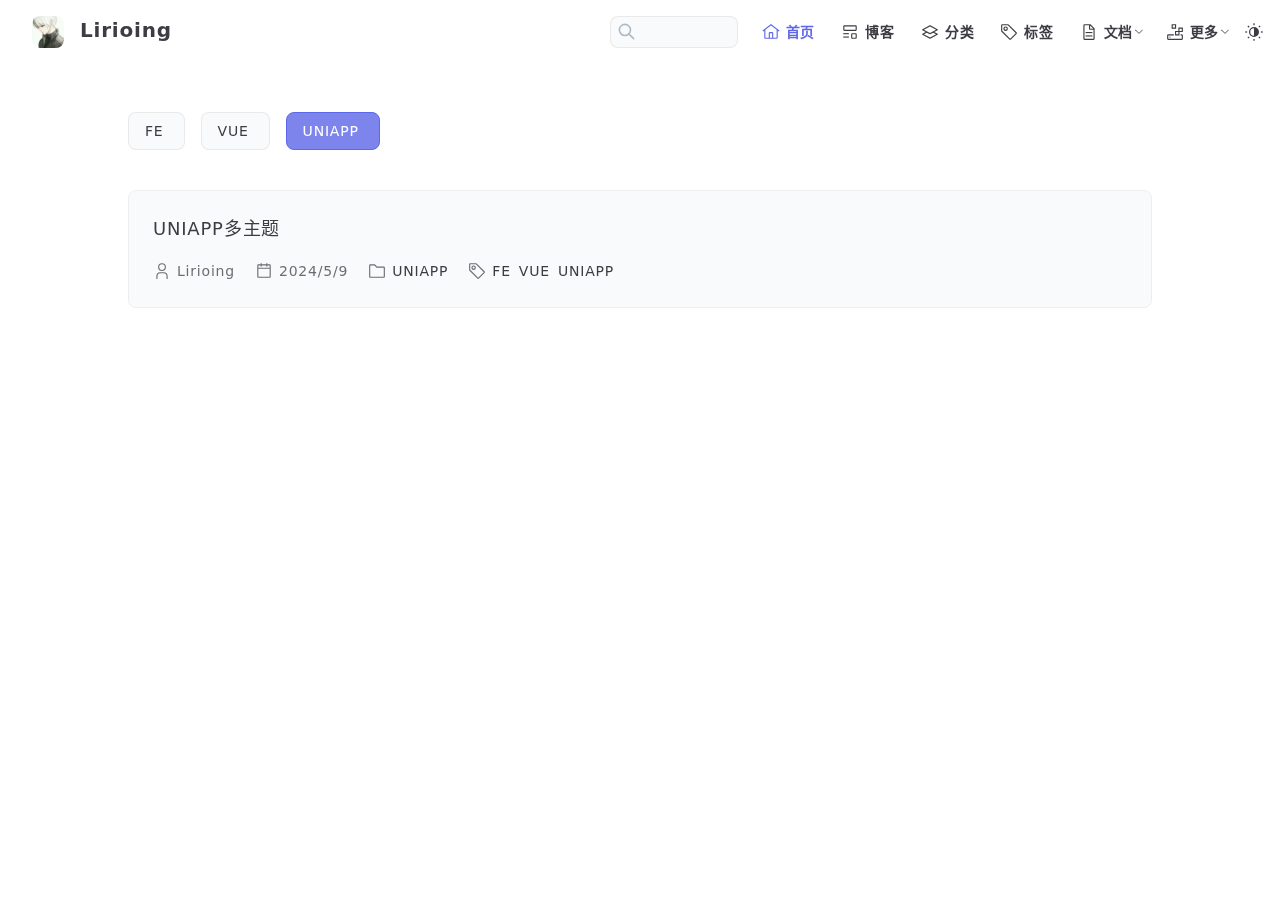
<file: tags/UNIAPP/1.html>
<!DOCTYPE html>
<html lang="zh-CN">
  <head>
    <meta charset="utf-8">
    <meta name="viewport" content="width=device-width,initial-scale=1">
    <meta name="generator" content="VuePress 2.0.0-rc.9">
    <script>
      (function() {
        const userMode = localStorage.getItem('vuepress-reco-color-scheme') || 'auto';
        const systemDarkMode = window.matchMedia && window.matchMedia('(prefers-color-scheme: dark)').matches;

        if (userMode === 'dark' || (userMode === 'auto' && systemDarkMode)) {
          document.documentElement.classList.toggle('dark', true);
        }
      })();
    </script>
    <title>Lirioing</title><meta name="description" content="Lirioing">
    <link rel="stylesheet" href="/assets/css/styles.4be9c7ff.css">
    <link rel="preload" href="/assets/js/runtime~app.117780a1.js" as="script"><link rel="preload" href="/assets/css/styles.4be9c7ff.css" as="style"><link rel="preload" href="/assets/js/601.02f7d08a.js" as="script"><link rel="preload" href="/assets/js/app.7c957203.js" as="script">
    <link rel="prefetch" href="/assets/js/454.80e18770.js" as="script"><link rel="prefetch" href="/assets/js/711.2b57d668.js" as="script"><link rel="prefetch" href="/assets/js/uniapp-multi-theme.html.1ec56eb5.js" as="script"><link rel="prefetch" href="/assets/js/1.html.7f5668ce.js" as="script"><link rel="prefetch" href="/assets/js/index.html.cc8b812e.js" as="script"><link rel="prefetch" href="/assets/js/promise.html.c0d4ed7a.js" as="script"><link rel="prefetch" href="/assets/js/life.html.814be913.js" as="script"><link rel="prefetch" href="/assets/js/about.html.3a5444ab.js" as="script"><link rel="prefetch" href="/assets/js/404.html.850654ca.js" as="script"><link rel="prefetch" href="/assets/js/friendship-link.html.46b8200e.js" as="script"><link rel="prefetch" href="/assets/js/timeline.html.83b5197d.js" as="script"><link rel="prefetch" href="/assets/js/posts.html.32f86c8d.js" as="script">
  </head>
  <body>
    <div id="app"><!--[--><div class="common-wrapper series--no"><header class="navbar-container" style="top:0;"><div class="site-brand nav-item"><img class="logo" src="/avatar.jpg" alt="Lirioing"><a href="/" class="site-name can-hide">Lirioing</a></div><div class="nav-item navbar-links-wrapper" style=""><div><form class="search-box" role="search"><input type="search" autocomplete="off" spellcheck="false" value><!----></form></div><nav class="navbar-links"><!--[--><div class="navbar-links__item"><a href="/" class="link router-link-active" aria-label="首页"><!--[--><!--]--><span class="xicon-container left"><!--[--><svg xmlns="http://www.w3.org/2000/svg" xmlns:xlink="http://www.w3.org/1999/xlink" viewBox="0 0 32 32" class="xicon-icon" style="width:18px;height:18px;font-size:18px;color:inherit;"><path d="M16.612 2.214a1.01 1.01 0 0 0-1.242 0L1 13.419l1.243 1.572L4 13.621V26a2.004 2.004 0 0 0 2 2h20a2.004 2.004 0 0 0 2-2V13.63L29.757 15L31 13.428zM18 26h-4v-8h4zm2 0v-8a2.002 2.002 0 0 0-2-2h-4a2.002 2.002 0 0 0-2 2v8H6V12.062l10-7.79l10 7.8V26z" fill="currentColor"></path></svg><!--]--><span class="xicon-content" style="color:inherit;font-size:14px;"><!--[-->首页<!--]--></span></span><!--[--><!--]--></a></div><div class="navbar-links__item"><a href="/posts" class="link" aria-label="博客"><!--[--><!--]--><span class="xicon-container left"><!--[--><svg xmlns="http://www.w3.org/2000/svg" xmlns:xlink="http://www.w3.org/1999/xlink" viewBox="0 0 32 32" class="xicon-icon" style="width:18px;height:18px;font-size:18px;color:inherit;"><path d="M4 24h10v2H4z" fill="currentColor"></path><path d="M4 18h10v2H4z" fill="currentColor"></path><path d="M26 14H6a2 2 0 0 1-2-2V6a2 2 0 0 1 2-2h20a2 2 0 0 1 2 2v6a2 2 0 0 1-2 2zM6 6v6h20V6z" fill="currentColor"></path><path d="M26 28h-6a2 2 0 0 1-2-2v-6a2 2 0 0 1 2-2h6a2 2 0 0 1 2 2v6a2 2 0 0 1-2 2zm-6-8v6h6v-6z" fill="currentColor"></path></svg><!--]--><span class="xicon-content" style="color:inherit;font-size:14px;"><!--[-->博客<!--]--></span></span><!--[--><!--]--></a></div><div class="navbar-links__item"><a href="/categories/UNIAPP/1" class="link" aria-label="分类"><!--[--><!--]--><span class="xicon-container left"><!--[--><svg xmlns="http://www.w3.org/2000/svg" xmlns:xlink="http://www.w3.org/1999/xlink" viewBox="0 0 32 32" class="xicon-icon" style="width:18px;height:18px;font-size:18px;color:inherit;"><path d="M29.474 19.12L23.681 16l5.793-3.12a1 1 0 0 0 0-1.76l-13-7a.998.998 0 0 0-.948 0l-13 7a1 1 0 0 0 0 1.76L8.319 16l-5.793 3.12a1 1 0 0 0 0 1.76l13 7a1 1 0 0 0 .948 0l13-7a1 1 0 0 0 0-1.76zM16 6.136L26.89 12L16 17.864L5.11 12zm0 19.728L5.11 20l5.319-2.864l5.097 2.744a1 1 0 0 0 .948 0l5.097-2.745L26.891 20z" fill="currentColor"></path></svg><!--]--><span class="xicon-content" style="color:inherit;font-size:14px;"><!--[-->分类<!--]--></span></span><!--[--><!--]--></a></div><div class="navbar-links__item"><a href="/tags/FE/1" class="link" aria-label="标签"><!--[--><!--]--><span class="xicon-container left"><!--[--><svg xmlns="http://www.w3.org/2000/svg" xmlns:xlink="http://www.w3.org/1999/xlink" viewBox="0 0 32 32" class="xicon-icon" style="width:18px;height:18px;font-size:18px;color:inherit;"><path d="M10 14a4 4 0 1 1 4-4a4.005 4.005 0 0 1-4 4zm0-6a2 2 0 1 0 1.998 2.004A2.002 2.002 0 0 0 10 8z" fill="currentColor"></path><path d="M16.644 29.415L2.586 15.354A2 2 0 0 1 2 13.941V4a2 2 0 0 1 2-2h9.941a2 2 0 0 1 1.414.586l14.06 14.058a2 2 0 0 1 0 2.828l-9.943 9.943a2 2 0 0 1-2.829 0zM4 4v9.942L18.058 28L28 18.058L13.942 4z" fill="currentColor"></path></svg><!--]--><span class="xicon-content" style="color:inherit;font-size:14px;"><!--[-->标签<!--]--></span></span><!--[--><!--]--></a></div><div class="navbar-links__item"><div class="dropdown-link"><button class="dropdown-link__title" type="button" aria-label="文档"><span class="xicon-container left title"><!--[--><svg xmlns="http://www.w3.org/2000/svg" xmlns:xlink="http://www.w3.org/1999/xlink" viewBox="0 0 32 32" class="xicon-icon" style="width:18px;height:18px;font-size:18px;color:inherit;"><path d="M25.7 9.3l-7-7c-.2-.2-.4-.3-.7-.3H8c-1.1 0-2 .9-2 2v24c0 1.1.9 2 2 2h16c1.1 0 2-.9 2-2V10c0-.3-.1-.5-.3-.7zM18 4.4l5.6 5.6H18V4.4zM24 28H8V4h8v6c0 1.1.9 2 2 2h6v16z" fill="currentColor"></path><path d="M10 22h12v2H10z" fill="currentColor"></path><path d="M10 16h12v2H10z" fill="currentColor"></path></svg><!--]--><span class="xicon-content" style="color:inherit;font-size:14px;"><!--[-->文档<!--]--></span></span><span class="arrow down"></span></button><button class="dropdown-link--mobile__title" type="button" aria-label="文档"><span class="title"><span class="xicon-container left"><!--[--><svg xmlns="http://www.w3.org/2000/svg" xmlns:xlink="http://www.w3.org/1999/xlink" viewBox="0 0 32 32" class="xicon-icon" style="width:18px;height:18px;font-size:18px;color:inherit;"><path d="M25.7 9.3l-7-7c-.2-.2-.4-.3-.7-.3H8c-1.1 0-2 .9-2 2v24c0 1.1.9 2 2 2h16c1.1 0 2-.9 2-2V10c0-.3-.1-.5-.3-.7zM18 4.4l5.6 5.6H18V4.4zM24 28H8V4h8v6c0 1.1.9 2 2 2h6v16z" fill="currentColor"></path><path d="M10 22h12v2H10z" fill="currentColor"></path><path d="M10 16h12v2H10z" fill="currentColor"></path></svg><!--]--><span class="xicon-content" style="color:inherit;font-size:14px;"><!--[-->文档<!--]--></span></span></span><span class="right arrow"></span></button><ul style="display:none;" class="dropdown-link__container"><!--[--><li class="dropdown-link__item"><a href="/docs/javascript/promise" class="link" aria-label="JavaScript"><!--[--><!--]--><span class="xicon-container left"><!--[--><!----><!--]--><span class="xicon-content" style="color:inherit;font-size:14px;"><!--[-->JavaScript<!--]--></span></span><!--[--><!--]--></a></li><!--]--></ul></div></div><div class="navbar-links__item"><div class="dropdown-link"><button class="dropdown-link__title" type="button" aria-label="更多"><span class="xicon-container left title"><!--[--><svg xmlns="http://www.w3.org/2000/svg" xmlns:xlink="http://www.w3.org/1999/xlink" viewBox="0 0 32 32" class="xicon-icon" style="width:18px;height:18px;font-size:18px;color:inherit;"><path d="M28 20h-2v2h2v6H4v-6h10v-2H4a2.002 2.002 0 0 0-2 2v6a2.002 2.002 0 0 0 2 2h24a2.002 2.002 0 0 0 2-2v-6a2.002 2.002 0 0 0-2-2z" fill="currentColor"></path><circle cx="7" cy="25" r="1" fill="currentColor"></circle><path d="M30 8h-8v6h-6v8h8v-6h6zm-8 12h-4v-4h4zm6-6h-4v-4h4z" fill="currentColor"></path><path d="M18 10h-8V2h8zm-6-2h4V4h-4z" fill="currentColor"></path></svg><!--]--><span class="xicon-content" style="color:inherit;font-size:14px;"><!--[-->更多<!--]--></span></span><span class="arrow down"></span></button><button class="dropdown-link--mobile__title" type="button" aria-label="更多"><span class="title"><span class="xicon-container left"><!--[--><svg xmlns="http://www.w3.org/2000/svg" xmlns:xlink="http://www.w3.org/1999/xlink" viewBox="0 0 32 32" class="xicon-icon" style="width:18px;height:18px;font-size:18px;color:inherit;"><path d="M28 20h-2v2h2v6H4v-6h10v-2H4a2.002 2.002 0 0 0-2 2v6a2.002 2.002 0 0 0 2 2h24a2.002 2.002 0 0 0 2-2v-6a2.002 2.002 0 0 0-2-2z" fill="currentColor"></path><circle cx="7" cy="25" r="1" fill="currentColor"></circle><path d="M30 8h-8v6h-6v8h8v-6h6zm-8 12h-4v-4h4zm6-6h-4v-4h4z" fill="currentColor"></path><path d="M18 10h-8V2h8zm-6-2h4V4h-4z" fill="currentColor"></path></svg><!--]--><span class="xicon-content" style="color:inherit;font-size:14px;"><!--[-->更多<!--]--></span></span></span><span class="right arrow"></span></button><ul style="display:none;" class="dropdown-link__container"><!--[--><li class="dropdown-link__item"><a href="/timeline" class="link" aria-label="归档"><!--[--><!--]--><span class="xicon-container left"><!--[--><svg xmlns="http://www.w3.org/2000/svg" xmlns:xlink="http://www.w3.org/1999/xlink" viewBox="0 0 32 32" class="xicon-icon" style="width:18px;height:18px;font-size:18px;color:inherit;"><path d="M26 30H11a2.002 2.002 0 0 1-2-2v-6h2v6h15V6h-9V4h9a2.002 2.002 0 0 1 2 2v22a2.002 2.002 0 0 1-2 2z" fill="currentColor"></path><path d="M17 10h7v2h-7z" fill="currentColor"></path><path d="M16 15h8v2h-8z" fill="currentColor"></path><path d="M15 20h9v2h-9z" fill="currentColor"></path><path d="M9 19a5.005 5.005 0 0 1-5-5V3h2v11a3 3 0 0 0 6 0V5a1 1 0 0 0-2 0v10H8V5a3 3 0 0 1 6 0v9a5.005 5.005 0 0 1-5 5z" fill="currentColor"></path></svg><!--]--><span class="xicon-content" style="color:inherit;font-size:14px;"><!--[-->归档<!--]--></span></span><!--[--><!--]--></a></li><li class="dropdown-link__item"><a href="/docs/about" class="link" aria-label="关于"><!--[--><!--]--><span class="xicon-container left"><!--[--><svg xmlns="http://www.w3.org/2000/svg" xmlns:xlink="http://www.w3.org/1999/xlink" viewBox="0 0 32 32" class="xicon-icon" style="width:18px;height:18px;font-size:18px;color:inherit;"><path d="M16 4a5 5 0 1 1-5 5a5 5 0 0 1 5-5m0-2a7 7 0 1 0 7 7a7 7 0 0 0-7-7z" fill="currentColor"></path><path d="M26 30h-2v-5a5 5 0 0 0-5-5h-6a5 5 0 0 0-5 5v5H6v-5a7 7 0 0 1 7-7h6a7 7 0 0 1 7 7z" fill="currentColor"></path></svg><!--]--><span class="xicon-content" style="color:inherit;font-size:14px;"><!--[-->关于<!--]--></span></span><!--[--><!--]--></a></li><!--]--></ul></div></div><!--]--></nav><span class="xicon-container btn-toggle-dark-mode btn--dark-mode"><svg xmlns="http://www.w3.org/2000/svg" xmlns:xlink="http://www.w3.org/1999/xlink" viewBox="0 0 32 32" style="width:20px;height:20px;font-size:20px;color:inherit;"><path d="M15 2h2v3h-2z" fill="currentColor"></path><path d="M27 15h3v2h-3z" fill="currentColor"></path><path d="M15 27h2v3h-2z" fill="currentColor"></path><path d="M2 15h3v2H2z" fill="currentColor"></path><path d="M5.45 6.884l1.414-1.415l2.121 2.122l-1.414 1.414z" fill="currentColor"></path><path d="M23 7.58l2.121-2.12l1.414 1.414l-2.121 2.121z" fill="currentColor"></path><path d="M23.002 24.416l1.415-1.414l2.12 2.122l-1.413 1.414z" fill="currentColor"></path><path d="M5.47 25.13L7.59 23L9 24.42l-2.12 2.12l-1.41-1.41z" fill="currentColor"></path><path d="M16 8a8 8 0 1 0 8 8a8 8 0 0 0-8-8zm0 14a6 6 0 0 1 0-12z" fill="currentColor"></path></svg></span><span class="xicon-container btn-toggle-menus"><svg xmlns="http://www.w3.org/2000/svg" xmlns:xlink="http://www.w3.org/1999/xlink" viewBox="0 0 32 32" style="width:20px;height:20px;font-size:20px;color:inherit;"><circle cx="16" cy="8" r="2" fill="currentColor"></circle><circle cx="16" cy="16" r="2" fill="currentColor"></circle><circle cx="16" cy="24" r="2" fill="currentColor"></circle></svg></span></div></header><!----><div class="mobile-menus-container"><nav class="navbar-links mobile"><!--[--><div class="navbar-links__item"><a href="/" class="link router-link-active" aria-label="首页"><!--[--><!--]--><span class="xicon-container left"><!--[--><svg xmlns="http://www.w3.org/2000/svg" xmlns:xlink="http://www.w3.org/1999/xlink" viewBox="0 0 32 32" class="xicon-icon" style="width:18px;height:18px;font-size:18px;color:inherit;"><path d="M16.612 2.214a1.01 1.01 0 0 0-1.242 0L1 13.419l1.243 1.572L4 13.621V26a2.004 2.004 0 0 0 2 2h20a2.004 2.004 0 0 0 2-2V13.63L29.757 15L31 13.428zM18 26h-4v-8h4zm2 0v-8a2.002 2.002 0 0 0-2-2h-4a2.002 2.002 0 0 0-2 2v8H6V12.062l10-7.79l10 7.8V26z" fill="currentColor"></path></svg><!--]--><span class="xicon-content" style="color:inherit;font-size:14px;"><!--[-->首页<!--]--></span></span><!--[--><!--]--></a></div><div class="navbar-links__item"><a href="/posts" class="link" aria-label="博客"><!--[--><!--]--><span class="xicon-container left"><!--[--><svg xmlns="http://www.w3.org/2000/svg" xmlns:xlink="http://www.w3.org/1999/xlink" viewBox="0 0 32 32" class="xicon-icon" style="width:18px;height:18px;font-size:18px;color:inherit;"><path d="M4 24h10v2H4z" fill="currentColor"></path><path d="M4 18h10v2H4z" fill="currentColor"></path><path d="M26 14H6a2 2 0 0 1-2-2V6a2 2 0 0 1 2-2h20a2 2 0 0 1 2 2v6a2 2 0 0 1-2 2zM6 6v6h20V6z" fill="currentColor"></path><path d="M26 28h-6a2 2 0 0 1-2-2v-6a2 2 0 0 1 2-2h6a2 2 0 0 1 2 2v6a2 2 0 0 1-2 2zm-6-8v6h6v-6z" fill="currentColor"></path></svg><!--]--><span class="xicon-content" style="color:inherit;font-size:14px;"><!--[-->博客<!--]--></span></span><!--[--><!--]--></a></div><div class="navbar-links__item"><a href="/categories/UNIAPP/1" class="link" aria-label="分类"><!--[--><!--]--><span class="xicon-container left"><!--[--><svg xmlns="http://www.w3.org/2000/svg" xmlns:xlink="http://www.w3.org/1999/xlink" viewBox="0 0 32 32" class="xicon-icon" style="width:18px;height:18px;font-size:18px;color:inherit;"><path d="M29.474 19.12L23.681 16l5.793-3.12a1 1 0 0 0 0-1.76l-13-7a.998.998 0 0 0-.948 0l-13 7a1 1 0 0 0 0 1.76L8.319 16l-5.793 3.12a1 1 0 0 0 0 1.76l13 7a1 1 0 0 0 .948 0l13-7a1 1 0 0 0 0-1.76zM16 6.136L26.89 12L16 17.864L5.11 12zm0 19.728L5.11 20l5.319-2.864l5.097 2.744a1 1 0 0 0 .948 0l5.097-2.745L26.891 20z" fill="currentColor"></path></svg><!--]--><span class="xicon-content" style="color:inherit;font-size:14px;"><!--[-->分类<!--]--></span></span><!--[--><!--]--></a></div><div class="navbar-links__item"><a href="/tags/FE/1" class="link" aria-label="标签"><!--[--><!--]--><span class="xicon-container left"><!--[--><svg xmlns="http://www.w3.org/2000/svg" xmlns:xlink="http://www.w3.org/1999/xlink" viewBox="0 0 32 32" class="xicon-icon" style="width:18px;height:18px;font-size:18px;color:inherit;"><path d="M10 14a4 4 0 1 1 4-4a4.005 4.005 0 0 1-4 4zm0-6a2 2 0 1 0 1.998 2.004A2.002 2.002 0 0 0 10 8z" fill="currentColor"></path><path d="M16.644 29.415L2.586 15.354A2 2 0 0 1 2 13.941V4a2 2 0 0 1 2-2h9.941a2 2 0 0 1 1.414.586l14.06 14.058a2 2 0 0 1 0 2.828l-9.943 9.943a2 2 0 0 1-2.829 0zM4 4v9.942L18.058 28L28 18.058L13.942 4z" fill="currentColor"></path></svg><!--]--><span class="xicon-content" style="color:inherit;font-size:14px;"><!--[-->标签<!--]--></span></span><!--[--><!--]--></a></div><div class="navbar-links__item"><div class="dropdown-link"><button class="dropdown-link__title" type="button" aria-label="文档"><span class="xicon-container left title"><!--[--><svg xmlns="http://www.w3.org/2000/svg" xmlns:xlink="http://www.w3.org/1999/xlink" viewBox="0 0 32 32" class="xicon-icon" style="width:18px;height:18px;font-size:18px;color:inherit;"><path d="M25.7 9.3l-7-7c-.2-.2-.4-.3-.7-.3H8c-1.1 0-2 .9-2 2v24c0 1.1.9 2 2 2h16c1.1 0 2-.9 2-2V10c0-.3-.1-.5-.3-.7zM18 4.4l5.6 5.6H18V4.4zM24 28H8V4h8v6c0 1.1.9 2 2 2h6v16z" fill="currentColor"></path><path d="M10 22h12v2H10z" fill="currentColor"></path><path d="M10 16h12v2H10z" fill="currentColor"></path></svg><!--]--><span class="xicon-content" style="color:inherit;font-size:14px;"><!--[-->文档<!--]--></span></span><span class="arrow down"></span></button><button class="dropdown-link--mobile__title" type="button" aria-label="文档"><span class="title"><span class="xicon-container left"><!--[--><svg xmlns="http://www.w3.org/2000/svg" xmlns:xlink="http://www.w3.org/1999/xlink" viewBox="0 0 32 32" class="xicon-icon" style="width:18px;height:18px;font-size:18px;color:inherit;"><path d="M25.7 9.3l-7-7c-.2-.2-.4-.3-.7-.3H8c-1.1 0-2 .9-2 2v24c0 1.1.9 2 2 2h16c1.1 0 2-.9 2-2V10c0-.3-.1-.5-.3-.7zM18 4.4l5.6 5.6H18V4.4zM24 28H8V4h8v6c0 1.1.9 2 2 2h6v16z" fill="currentColor"></path><path d="M10 22h12v2H10z" fill="currentColor"></path><path d="M10 16h12v2H10z" fill="currentColor"></path></svg><!--]--><span class="xicon-content" style="color:inherit;font-size:14px;"><!--[-->文档<!--]--></span></span></span><span class="right arrow"></span></button><ul style="display:none;" class="dropdown-link__container"><!--[--><li class="dropdown-link__item"><a href="/docs/javascript/promise" class="link" aria-label="JavaScript"><!--[--><!--]--><span class="xicon-container left"><!--[--><!----><!--]--><span class="xicon-content" style="color:inherit;font-size:14px;"><!--[-->JavaScript<!--]--></span></span><!--[--><!--]--></a></li><!--]--></ul></div></div><div class="navbar-links__item"><div class="dropdown-link"><button class="dropdown-link__title" type="button" aria-label="更多"><span class="xicon-container left title"><!--[--><svg xmlns="http://www.w3.org/2000/svg" xmlns:xlink="http://www.w3.org/1999/xlink" viewBox="0 0 32 32" class="xicon-icon" style="width:18px;height:18px;font-size:18px;color:inherit;"><path d="M28 20h-2v2h2v6H4v-6h10v-2H4a2.002 2.002 0 0 0-2 2v6a2.002 2.002 0 0 0 2 2h24a2.002 2.002 0 0 0 2-2v-6a2.002 2.002 0 0 0-2-2z" fill="currentColor"></path><circle cx="7" cy="25" r="1" fill="currentColor"></circle><path d="M30 8h-8v6h-6v8h8v-6h6zm-8 12h-4v-4h4zm6-6h-4v-4h4z" fill="currentColor"></path><path d="M18 10h-8V2h8zm-6-2h4V4h-4z" fill="currentColor"></path></svg><!--]--><span class="xicon-content" style="color:inherit;font-size:14px;"><!--[-->更多<!--]--></span></span><span class="arrow down"></span></button><button class="dropdown-link--mobile__title" type="button" aria-label="更多"><span class="title"><span class="xicon-container left"><!--[--><svg xmlns="http://www.w3.org/2000/svg" xmlns:xlink="http://www.w3.org/1999/xlink" viewBox="0 0 32 32" class="xicon-icon" style="width:18px;height:18px;font-size:18px;color:inherit;"><path d="M28 20h-2v2h2v6H4v-6h10v-2H4a2.002 2.002 0 0 0-2 2v6a2.002 2.002 0 0 0 2 2h24a2.002 2.002 0 0 0 2-2v-6a2.002 2.002 0 0 0-2-2z" fill="currentColor"></path><circle cx="7" cy="25" r="1" fill="currentColor"></circle><path d="M30 8h-8v6h-6v8h8v-6h6zm-8 12h-4v-4h4zm6-6h-4v-4h4z" fill="currentColor"></path><path d="M18 10h-8V2h8zm-6-2h4V4h-4z" fill="currentColor"></path></svg><!--]--><span class="xicon-content" style="color:inherit;font-size:14px;"><!--[-->更多<!--]--></span></span></span><span class="right arrow"></span></button><ul style="display:none;" class="dropdown-link__container"><!--[--><li class="dropdown-link__item"><a href="/timeline" class="link" aria-label="归档"><!--[--><!--]--><span class="xicon-container left"><!--[--><svg xmlns="http://www.w3.org/2000/svg" xmlns:xlink="http://www.w3.org/1999/xlink" viewBox="0 0 32 32" class="xicon-icon" style="width:18px;height:18px;font-size:18px;color:inherit;"><path d="M26 30H11a2.002 2.002 0 0 1-2-2v-6h2v6h15V6h-9V4h9a2.002 2.002 0 0 1 2 2v22a2.002 2.002 0 0 1-2 2z" fill="currentColor"></path><path d="M17 10h7v2h-7z" fill="currentColor"></path><path d="M16 15h8v2h-8z" fill="currentColor"></path><path d="M15 20h9v2h-9z" fill="currentColor"></path><path d="M9 19a5.005 5.005 0 0 1-5-5V3h2v11a3 3 0 0 0 6 0V5a1 1 0 0 0-2 0v10H8V5a3 3 0 0 1 6 0v9a5.005 5.005 0 0 1-5 5z" fill="currentColor"></path></svg><!--]--><span class="xicon-content" style="color:inherit;font-size:14px;"><!--[-->归档<!--]--></span></span><!--[--><!--]--></a></li><li class="dropdown-link__item"><a href="/docs/about" class="link" aria-label="关于"><!--[--><!--]--><span class="xicon-container left"><!--[--><svg xmlns="http://www.w3.org/2000/svg" xmlns:xlink="http://www.w3.org/1999/xlink" viewBox="0 0 32 32" class="xicon-icon" style="width:18px;height:18px;font-size:18px;color:inherit;"><path d="M16 4a5 5 0 1 1-5 5a5 5 0 0 1 5-5m0-2a7 7 0 1 0 7 7a7 7 0 0 0-7-7z" fill="currentColor"></path><path d="M26 30h-2v-5a5 5 0 0 0-5-5h-6a5 5 0 0 0-5 5v5H6v-5a7 7 0 0 1 7-7h6a7 7 0 0 1 7 7z" fill="currentColor"></path></svg><!--]--><span class="xicon-content" style="color:inherit;font-size:14px;"><!--[-->关于<!--]--></span></span><!--[--><!--]--></a></li><!--]--></ul></div></div><!--]--></nav><div class="appearance"><span>Appearance</span><span class="xicon-container btn-toggle-dark-mode"><svg xmlns="http://www.w3.org/2000/svg" xmlns:xlink="http://www.w3.org/1999/xlink" viewBox="0 0 32 32" style="width:20px;height:20px;font-size:20px;color:inherit;"><path d="M15 2h2v3h-2z" fill="currentColor"></path><path d="M27 15h3v2h-3z" fill="currentColor"></path><path d="M15 27h2v3h-2z" fill="currentColor"></path><path d="M2 15h3v2H2z" fill="currentColor"></path><path d="M5.45 6.884l1.414-1.415l2.121 2.122l-1.414 1.414z" fill="currentColor"></path><path d="M23 7.58l2.121-2.12l1.414 1.414l-2.121 2.121z" fill="currentColor"></path><path d="M23.002 24.416l1.415-1.414l2.12 2.122l-1.413 1.414z" fill="currentColor"></path><path d="M5.47 25.13L7.59 23L9 24.42l-2.12 2.12l-1.41-1.41z" fill="currentColor"></path><path d="M16 8a8 8 0 1 0 8 8a8 8 0 0 0-8-8zm0 14a6 6 0 0 1 0-12z" fill="currentColor"></path></svg></span></div></div><div class="series-mask"></div><aside class="series-container"><div class="site-brand"><img class="logo" src="/avatar.jpg" alt="Lirioing"><a href="/" class="site-name can-hide">Lirioing</a></div><!--[--><!--]--></aside><!--[--><div class="categories-container"><ul class="category-list"><!--[--><li class="category-item"><a href="/tags/FE/1.html" class="category-link"><span class="text">FE</span></a></li><li class="category-item"><a href="/tags/VUE/1.html" class="category-link"><span class="text">VUE</span></a></li><li class="category-item active"><a aria-current="page" href="/tags/UNIAPP/1.html" class="router-link-active router-link-exact-active category-link"><span class="text">UNIAPP</span></a></li><!--]--></ul><div class="post-list-container"><!--[--><div class="magic-card post-item-container"><span class="magic-card__bg"></span><!--[--><div class="title"><a href="/blogs/uniapp/2024/uniapp-multi-theme.html" class="">UNIAPP多主题</a></div><div class="page-info"><span class="xicon-container left"><!--[--><svg xmlns="http://www.w3.org/2000/svg" xmlns:xlink="http://www.w3.org/1999/xlink" viewBox="0 0 32 32" class="xicon-icon" style="width:18px;height:18px;font-size:18px;color:inherit;"><path d="M16 4a5 5 0 1 1-5 5a5 5 0 0 1 5-5m0-2a7 7 0 1 0 7 7a7 7 0 0 0-7-7z" fill="currentColor"></path><path d="M26 30h-2v-5a5 5 0 0 0-5-5h-6a5 5 0 0 0-5 5v5H6v-5a7 7 0 0 1 7-7h6a7 7 0 0 1 7 7z" fill="currentColor"></path></svg><!--]--><span class="xicon-content" style="color:inherit;font-size:14px;"><!--[-->Lirioing<!--]--></span></span><span class="xicon-container left"><!--[--><svg xmlns="http://www.w3.org/2000/svg" xmlns:xlink="http://www.w3.org/1999/xlink" viewBox="0 0 32 32" class="xicon-icon" style="width:18px;height:18px;font-size:18px;color:inherit;"><path d="M26 4h-4V2h-2v2h-8V2h-2v2H6c-1.1 0-2 .9-2 2v20c0 1.1.9 2 2 2h20c1.1 0 2-.9 2-2V6c0-1.1-.9-2-2-2zm0 22H6V12h20v14zm0-16H6V6h4v2h2V6h8v2h2V6h4v4z" fill="currentColor"></path></svg><!--]--><span class="xicon-content" style="color:inherit;font-size:14px;"><!--[-->2024/5/9<!--]--></span></span><span class="xicon-container left"><!--[--><svg xmlns="http://www.w3.org/2000/svg" xmlns:xlink="http://www.w3.org/1999/xlink" viewBox="0 0 32 32" class="xicon-icon" style="width:18px;height:18px;font-size:18px;color:inherit;"><path d="M11.17 6l3.42 3.41l.58.59H28v16H4V6h7.17m0-2H4a2 2 0 0 0-2 2v20a2 2 0 0 0 2 2h24a2 2 0 0 0 2-2V10a2 2 0 0 0-2-2H16l-3.41-3.41A2 2 0 0 0 11.17 4z" fill="currentColor"></path></svg><!--]--><span class="xicon-content" style="color:inherit;font-size:14px;"><!--[--><!--[--><a href="/categories/UNIAPP/1.html" class="">UNIAPP</a><!--]--><!--]--></span></span><span class="xicon-container left"><!--[--><svg xmlns="http://www.w3.org/2000/svg" xmlns:xlink="http://www.w3.org/1999/xlink" viewBox="0 0 32 32" class="xicon-icon" style="width:18px;height:18px;font-size:18px;color:inherit;"><path d="M10 14a4 4 0 1 1 4-4a4.005 4.005 0 0 1-4 4zm0-6a2 2 0 1 0 1.998 2.004A2.002 2.002 0 0 0 10 8z" fill="currentColor"></path><path d="M16.644 29.415L2.586 15.354A2 2 0 0 1 2 13.941V4a2 2 0 0 1 2-2h9.941a2 2 0 0 1 1.414.586l14.06 14.058a2 2 0 0 1 0 2.828l-9.943 9.943a2 2 0 0 1-2.829 0zM4 4v9.942L18.058 28L28 18.058L13.942 4z" fill="currentColor"></path></svg><!--]--><span class="xicon-content" style="color:inherit;font-size:14px;"><!--[--><!--[--><a href="/tags/FE/1.html" class="">FE</a><a href="/tags/VUE/1.html" class="">VUE</a><a aria-current="page" href="/tags/UNIAPP/1.html" class="router-link-active router-link-exact-active">UNIAPP</a><!--]--><!--]--></span></span><!----></div><!--]--></div><!--]--></div><!----></div><!--]--><!----></div><!--[--><!----><!----><canvas id="moefy-canvas"></canvas><!--]--><!--]--></div>
    <script src="/assets/js/runtime~app.117780a1.js" defer></script><script src="/assets/js/601.02f7d08a.js" defer></script><script src="/assets/js/app.7c957203.js" defer></script>
  </body>
</html>
</file>
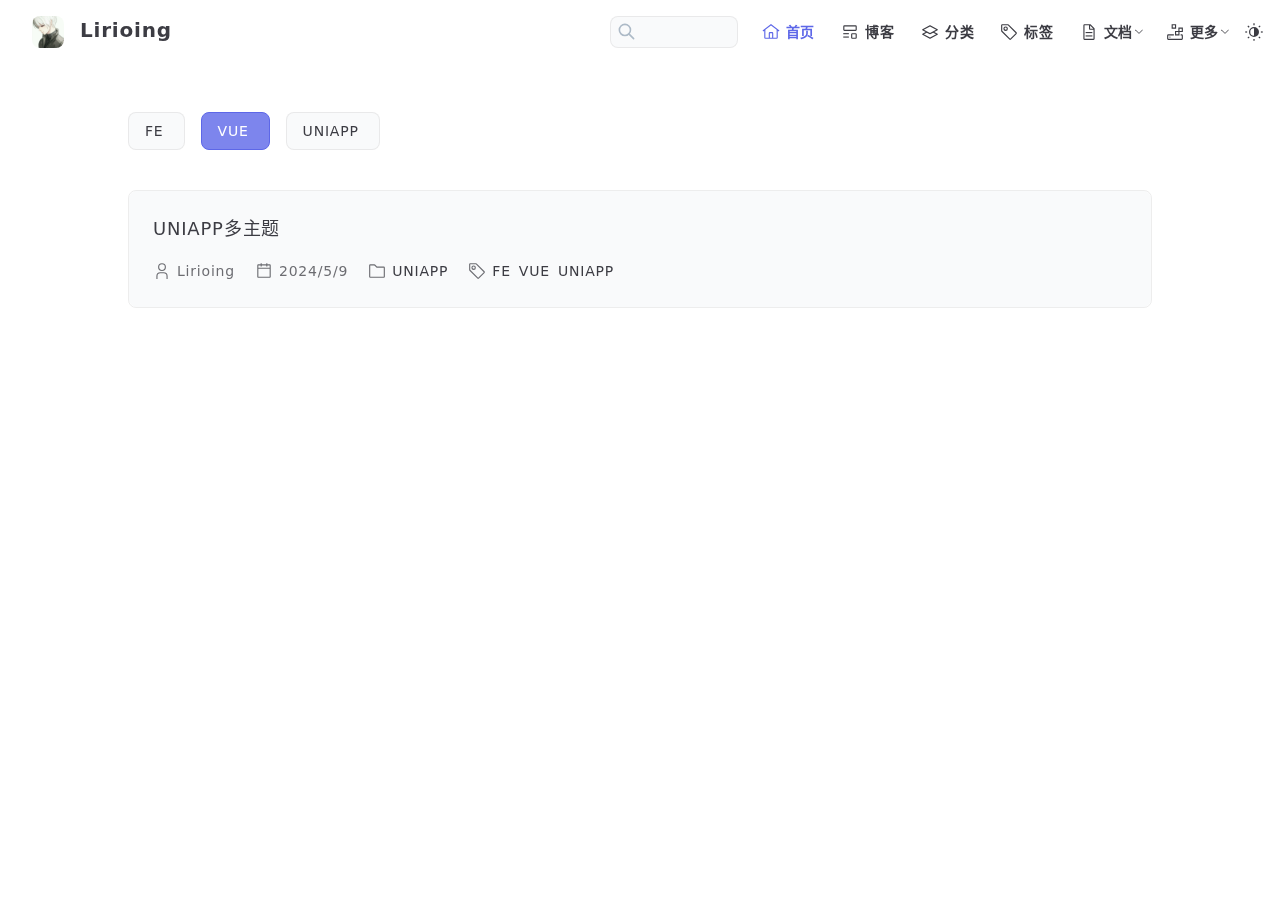
<file: tags/VUE/1.html>
<!DOCTYPE html>
<html lang="zh-CN">
  <head>
    <meta charset="utf-8">
    <meta name="viewport" content="width=device-width,initial-scale=1">
    <meta name="generator" content="VuePress 2.0.0-rc.9">
    <script>
      (function() {
        const userMode = localStorage.getItem('vuepress-reco-color-scheme') || 'auto';
        const systemDarkMode = window.matchMedia && window.matchMedia('(prefers-color-scheme: dark)').matches;

        if (userMode === 'dark' || (userMode === 'auto' && systemDarkMode)) {
          document.documentElement.classList.toggle('dark', true);
        }
      })();
    </script>
    <title>Lirioing</title><meta name="description" content="Lirioing">
    <link rel="stylesheet" href="/assets/css/styles.4be9c7ff.css">
    <link rel="preload" href="/assets/js/runtime~app.117780a1.js" as="script"><link rel="preload" href="/assets/css/styles.4be9c7ff.css" as="style"><link rel="preload" href="/assets/js/601.02f7d08a.js" as="script"><link rel="preload" href="/assets/js/app.7c957203.js" as="script">
    <link rel="prefetch" href="/assets/js/454.80e18770.js" as="script"><link rel="prefetch" href="/assets/js/711.2b57d668.js" as="script"><link rel="prefetch" href="/assets/js/uniapp-multi-theme.html.1ec56eb5.js" as="script"><link rel="prefetch" href="/assets/js/1.html.7f5668ce.js" as="script"><link rel="prefetch" href="/assets/js/index.html.cc8b812e.js" as="script"><link rel="prefetch" href="/assets/js/promise.html.c0d4ed7a.js" as="script"><link rel="prefetch" href="/assets/js/life.html.814be913.js" as="script"><link rel="prefetch" href="/assets/js/about.html.3a5444ab.js" as="script"><link rel="prefetch" href="/assets/js/404.html.850654ca.js" as="script"><link rel="prefetch" href="/assets/js/friendship-link.html.46b8200e.js" as="script"><link rel="prefetch" href="/assets/js/timeline.html.83b5197d.js" as="script"><link rel="prefetch" href="/assets/js/posts.html.32f86c8d.js" as="script">
  </head>
  <body>
    <div id="app"><!--[--><div class="common-wrapper series--no"><header class="navbar-container" style="top:0;"><div class="site-brand nav-item"><img class="logo" src="/avatar.jpg" alt="Lirioing"><a href="/" class="site-name can-hide">Lirioing</a></div><div class="nav-item navbar-links-wrapper" style=""><div><form class="search-box" role="search"><input type="search" autocomplete="off" spellcheck="false" value><!----></form></div><nav class="navbar-links"><!--[--><div class="navbar-links__item"><a href="/" class="link router-link-active" aria-label="首页"><!--[--><!--]--><span class="xicon-container left"><!--[--><svg xmlns="http://www.w3.org/2000/svg" xmlns:xlink="http://www.w3.org/1999/xlink" viewBox="0 0 32 32" class="xicon-icon" style="width:18px;height:18px;font-size:18px;color:inherit;"><path d="M16.612 2.214a1.01 1.01 0 0 0-1.242 0L1 13.419l1.243 1.572L4 13.621V26a2.004 2.004 0 0 0 2 2h20a2.004 2.004 0 0 0 2-2V13.63L29.757 15L31 13.428zM18 26h-4v-8h4zm2 0v-8a2.002 2.002 0 0 0-2-2h-4a2.002 2.002 0 0 0-2 2v8H6V12.062l10-7.79l10 7.8V26z" fill="currentColor"></path></svg><!--]--><span class="xicon-content" style="color:inherit;font-size:14px;"><!--[-->首页<!--]--></span></span><!--[--><!--]--></a></div><div class="navbar-links__item"><a href="/posts" class="link" aria-label="博客"><!--[--><!--]--><span class="xicon-container left"><!--[--><svg xmlns="http://www.w3.org/2000/svg" xmlns:xlink="http://www.w3.org/1999/xlink" viewBox="0 0 32 32" class="xicon-icon" style="width:18px;height:18px;font-size:18px;color:inherit;"><path d="M4 24h10v2H4z" fill="currentColor"></path><path d="M4 18h10v2H4z" fill="currentColor"></path><path d="M26 14H6a2 2 0 0 1-2-2V6a2 2 0 0 1 2-2h20a2 2 0 0 1 2 2v6a2 2 0 0 1-2 2zM6 6v6h20V6z" fill="currentColor"></path><path d="M26 28h-6a2 2 0 0 1-2-2v-6a2 2 0 0 1 2-2h6a2 2 0 0 1 2 2v6a2 2 0 0 1-2 2zm-6-8v6h6v-6z" fill="currentColor"></path></svg><!--]--><span class="xicon-content" style="color:inherit;font-size:14px;"><!--[-->博客<!--]--></span></span><!--[--><!--]--></a></div><div class="navbar-links__item"><a href="/categories/UNIAPP/1" class="link" aria-label="分类"><!--[--><!--]--><span class="xicon-container left"><!--[--><svg xmlns="http://www.w3.org/2000/svg" xmlns:xlink="http://www.w3.org/1999/xlink" viewBox="0 0 32 32" class="xicon-icon" style="width:18px;height:18px;font-size:18px;color:inherit;"><path d="M29.474 19.12L23.681 16l5.793-3.12a1 1 0 0 0 0-1.76l-13-7a.998.998 0 0 0-.948 0l-13 7a1 1 0 0 0 0 1.76L8.319 16l-5.793 3.12a1 1 0 0 0 0 1.76l13 7a1 1 0 0 0 .948 0l13-7a1 1 0 0 0 0-1.76zM16 6.136L26.89 12L16 17.864L5.11 12zm0 19.728L5.11 20l5.319-2.864l5.097 2.744a1 1 0 0 0 .948 0l5.097-2.745L26.891 20z" fill="currentColor"></path></svg><!--]--><span class="xicon-content" style="color:inherit;font-size:14px;"><!--[-->分类<!--]--></span></span><!--[--><!--]--></a></div><div class="navbar-links__item"><a href="/tags/FE/1" class="link" aria-label="标签"><!--[--><!--]--><span class="xicon-container left"><!--[--><svg xmlns="http://www.w3.org/2000/svg" xmlns:xlink="http://www.w3.org/1999/xlink" viewBox="0 0 32 32" class="xicon-icon" style="width:18px;height:18px;font-size:18px;color:inherit;"><path d="M10 14a4 4 0 1 1 4-4a4.005 4.005 0 0 1-4 4zm0-6a2 2 0 1 0 1.998 2.004A2.002 2.002 0 0 0 10 8z" fill="currentColor"></path><path d="M16.644 29.415L2.586 15.354A2 2 0 0 1 2 13.941V4a2 2 0 0 1 2-2h9.941a2 2 0 0 1 1.414.586l14.06 14.058a2 2 0 0 1 0 2.828l-9.943 9.943a2 2 0 0 1-2.829 0zM4 4v9.942L18.058 28L28 18.058L13.942 4z" fill="currentColor"></path></svg><!--]--><span class="xicon-content" style="color:inherit;font-size:14px;"><!--[-->标签<!--]--></span></span><!--[--><!--]--></a></div><div class="navbar-links__item"><div class="dropdown-link"><button class="dropdown-link__title" type="button" aria-label="文档"><span class="xicon-container left title"><!--[--><svg xmlns="http://www.w3.org/2000/svg" xmlns:xlink="http://www.w3.org/1999/xlink" viewBox="0 0 32 32" class="xicon-icon" style="width:18px;height:18px;font-size:18px;color:inherit;"><path d="M25.7 9.3l-7-7c-.2-.2-.4-.3-.7-.3H8c-1.1 0-2 .9-2 2v24c0 1.1.9 2 2 2h16c1.1 0 2-.9 2-2V10c0-.3-.1-.5-.3-.7zM18 4.4l5.6 5.6H18V4.4zM24 28H8V4h8v6c0 1.1.9 2 2 2h6v16z" fill="currentColor"></path><path d="M10 22h12v2H10z" fill="currentColor"></path><path d="M10 16h12v2H10z" fill="currentColor"></path></svg><!--]--><span class="xicon-content" style="color:inherit;font-size:14px;"><!--[-->文档<!--]--></span></span><span class="arrow down"></span></button><button class="dropdown-link--mobile__title" type="button" aria-label="文档"><span class="title"><span class="xicon-container left"><!--[--><svg xmlns="http://www.w3.org/2000/svg" xmlns:xlink="http://www.w3.org/1999/xlink" viewBox="0 0 32 32" class="xicon-icon" style="width:18px;height:18px;font-size:18px;color:inherit;"><path d="M25.7 9.3l-7-7c-.2-.2-.4-.3-.7-.3H8c-1.1 0-2 .9-2 2v24c0 1.1.9 2 2 2h16c1.1 0 2-.9 2-2V10c0-.3-.1-.5-.3-.7zM18 4.4l5.6 5.6H18V4.4zM24 28H8V4h8v6c0 1.1.9 2 2 2h6v16z" fill="currentColor"></path><path d="M10 22h12v2H10z" fill="currentColor"></path><path d="M10 16h12v2H10z" fill="currentColor"></path></svg><!--]--><span class="xicon-content" style="color:inherit;font-size:14px;"><!--[-->文档<!--]--></span></span></span><span class="right arrow"></span></button><ul style="display:none;" class="dropdown-link__container"><!--[--><li class="dropdown-link__item"><a href="/docs/javascript/promise" class="link" aria-label="JavaScript"><!--[--><!--]--><span class="xicon-container left"><!--[--><!----><!--]--><span class="xicon-content" style="color:inherit;font-size:14px;"><!--[-->JavaScript<!--]--></span></span><!--[--><!--]--></a></li><!--]--></ul></div></div><div class="navbar-links__item"><div class="dropdown-link"><button class="dropdown-link__title" type="button" aria-label="更多"><span class="xicon-container left title"><!--[--><svg xmlns="http://www.w3.org/2000/svg" xmlns:xlink="http://www.w3.org/1999/xlink" viewBox="0 0 32 32" class="xicon-icon" style="width:18px;height:18px;font-size:18px;color:inherit;"><path d="M28 20h-2v2h2v6H4v-6h10v-2H4a2.002 2.002 0 0 0-2 2v6a2.002 2.002 0 0 0 2 2h24a2.002 2.002 0 0 0 2-2v-6a2.002 2.002 0 0 0-2-2z" fill="currentColor"></path><circle cx="7" cy="25" r="1" fill="currentColor"></circle><path d="M30 8h-8v6h-6v8h8v-6h6zm-8 12h-4v-4h4zm6-6h-4v-4h4z" fill="currentColor"></path><path d="M18 10h-8V2h8zm-6-2h4V4h-4z" fill="currentColor"></path></svg><!--]--><span class="xicon-content" style="color:inherit;font-size:14px;"><!--[-->更多<!--]--></span></span><span class="arrow down"></span></button><button class="dropdown-link--mobile__title" type="button" aria-label="更多"><span class="title"><span class="xicon-container left"><!--[--><svg xmlns="http://www.w3.org/2000/svg" xmlns:xlink="http://www.w3.org/1999/xlink" viewBox="0 0 32 32" class="xicon-icon" style="width:18px;height:18px;font-size:18px;color:inherit;"><path d="M28 20h-2v2h2v6H4v-6h10v-2H4a2.002 2.002 0 0 0-2 2v6a2.002 2.002 0 0 0 2 2h24a2.002 2.002 0 0 0 2-2v-6a2.002 2.002 0 0 0-2-2z" fill="currentColor"></path><circle cx="7" cy="25" r="1" fill="currentColor"></circle><path d="M30 8h-8v6h-6v8h8v-6h6zm-8 12h-4v-4h4zm6-6h-4v-4h4z" fill="currentColor"></path><path d="M18 10h-8V2h8zm-6-2h4V4h-4z" fill="currentColor"></path></svg><!--]--><span class="xicon-content" style="color:inherit;font-size:14px;"><!--[-->更多<!--]--></span></span></span><span class="right arrow"></span></button><ul style="display:none;" class="dropdown-link__container"><!--[--><li class="dropdown-link__item"><a href="/timeline" class="link" aria-label="归档"><!--[--><!--]--><span class="xicon-container left"><!--[--><svg xmlns="http://www.w3.org/2000/svg" xmlns:xlink="http://www.w3.org/1999/xlink" viewBox="0 0 32 32" class="xicon-icon" style="width:18px;height:18px;font-size:18px;color:inherit;"><path d="M26 30H11a2.002 2.002 0 0 1-2-2v-6h2v6h15V6h-9V4h9a2.002 2.002 0 0 1 2 2v22a2.002 2.002 0 0 1-2 2z" fill="currentColor"></path><path d="M17 10h7v2h-7z" fill="currentColor"></path><path d="M16 15h8v2h-8z" fill="currentColor"></path><path d="M15 20h9v2h-9z" fill="currentColor"></path><path d="M9 19a5.005 5.005 0 0 1-5-5V3h2v11a3 3 0 0 0 6 0V5a1 1 0 0 0-2 0v10H8V5a3 3 0 0 1 6 0v9a5.005 5.005 0 0 1-5 5z" fill="currentColor"></path></svg><!--]--><span class="xicon-content" style="color:inherit;font-size:14px;"><!--[-->归档<!--]--></span></span><!--[--><!--]--></a></li><li class="dropdown-link__item"><a href="/docs/about" class="link" aria-label="关于"><!--[--><!--]--><span class="xicon-container left"><!--[--><svg xmlns="http://www.w3.org/2000/svg" xmlns:xlink="http://www.w3.org/1999/xlink" viewBox="0 0 32 32" class="xicon-icon" style="width:18px;height:18px;font-size:18px;color:inherit;"><path d="M16 4a5 5 0 1 1-5 5a5 5 0 0 1 5-5m0-2a7 7 0 1 0 7 7a7 7 0 0 0-7-7z" fill="currentColor"></path><path d="M26 30h-2v-5a5 5 0 0 0-5-5h-6a5 5 0 0 0-5 5v5H6v-5a7 7 0 0 1 7-7h6a7 7 0 0 1 7 7z" fill="currentColor"></path></svg><!--]--><span class="xicon-content" style="color:inherit;font-size:14px;"><!--[-->关于<!--]--></span></span><!--[--><!--]--></a></li><!--]--></ul></div></div><!--]--></nav><span class="xicon-container btn-toggle-dark-mode btn--dark-mode"><svg xmlns="http://www.w3.org/2000/svg" xmlns:xlink="http://www.w3.org/1999/xlink" viewBox="0 0 32 32" style="width:20px;height:20px;font-size:20px;color:inherit;"><path d="M15 2h2v3h-2z" fill="currentColor"></path><path d="M27 15h3v2h-3z" fill="currentColor"></path><path d="M15 27h2v3h-2z" fill="currentColor"></path><path d="M2 15h3v2H2z" fill="currentColor"></path><path d="M5.45 6.884l1.414-1.415l2.121 2.122l-1.414 1.414z" fill="currentColor"></path><path d="M23 7.58l2.121-2.12l1.414 1.414l-2.121 2.121z" fill="currentColor"></path><path d="M23.002 24.416l1.415-1.414l2.12 2.122l-1.413 1.414z" fill="currentColor"></path><path d="M5.47 25.13L7.59 23L9 24.42l-2.12 2.12l-1.41-1.41z" fill="currentColor"></path><path d="M16 8a8 8 0 1 0 8 8a8 8 0 0 0-8-8zm0 14a6 6 0 0 1 0-12z" fill="currentColor"></path></svg></span><span class="xicon-container btn-toggle-menus"><svg xmlns="http://www.w3.org/2000/svg" xmlns:xlink="http://www.w3.org/1999/xlink" viewBox="0 0 32 32" style="width:20px;height:20px;font-size:20px;color:inherit;"><circle cx="16" cy="8" r="2" fill="currentColor"></circle><circle cx="16" cy="16" r="2" fill="currentColor"></circle><circle cx="16" cy="24" r="2" fill="currentColor"></circle></svg></span></div></header><!----><div class="mobile-menus-container"><nav class="navbar-links mobile"><!--[--><div class="navbar-links__item"><a href="/" class="link router-link-active" aria-label="首页"><!--[--><!--]--><span class="xicon-container left"><!--[--><svg xmlns="http://www.w3.org/2000/svg" xmlns:xlink="http://www.w3.org/1999/xlink" viewBox="0 0 32 32" class="xicon-icon" style="width:18px;height:18px;font-size:18px;color:inherit;"><path d="M16.612 2.214a1.01 1.01 0 0 0-1.242 0L1 13.419l1.243 1.572L4 13.621V26a2.004 2.004 0 0 0 2 2h20a2.004 2.004 0 0 0 2-2V13.63L29.757 15L31 13.428zM18 26h-4v-8h4zm2 0v-8a2.002 2.002 0 0 0-2-2h-4a2.002 2.002 0 0 0-2 2v8H6V12.062l10-7.79l10 7.8V26z" fill="currentColor"></path></svg><!--]--><span class="xicon-content" style="color:inherit;font-size:14px;"><!--[-->首页<!--]--></span></span><!--[--><!--]--></a></div><div class="navbar-links__item"><a href="/posts" class="link" aria-label="博客"><!--[--><!--]--><span class="xicon-container left"><!--[--><svg xmlns="http://www.w3.org/2000/svg" xmlns:xlink="http://www.w3.org/1999/xlink" viewBox="0 0 32 32" class="xicon-icon" style="width:18px;height:18px;font-size:18px;color:inherit;"><path d="M4 24h10v2H4z" fill="currentColor"></path><path d="M4 18h10v2H4z" fill="currentColor"></path><path d="M26 14H6a2 2 0 0 1-2-2V6a2 2 0 0 1 2-2h20a2 2 0 0 1 2 2v6a2 2 0 0 1-2 2zM6 6v6h20V6z" fill="currentColor"></path><path d="M26 28h-6a2 2 0 0 1-2-2v-6a2 2 0 0 1 2-2h6a2 2 0 0 1 2 2v6a2 2 0 0 1-2 2zm-6-8v6h6v-6z" fill="currentColor"></path></svg><!--]--><span class="xicon-content" style="color:inherit;font-size:14px;"><!--[-->博客<!--]--></span></span><!--[--><!--]--></a></div><div class="navbar-links__item"><a href="/categories/UNIAPP/1" class="link" aria-label="分类"><!--[--><!--]--><span class="xicon-container left"><!--[--><svg xmlns="http://www.w3.org/2000/svg" xmlns:xlink="http://www.w3.org/1999/xlink" viewBox="0 0 32 32" class="xicon-icon" style="width:18px;height:18px;font-size:18px;color:inherit;"><path d="M29.474 19.12L23.681 16l5.793-3.12a1 1 0 0 0 0-1.76l-13-7a.998.998 0 0 0-.948 0l-13 7a1 1 0 0 0 0 1.76L8.319 16l-5.793 3.12a1 1 0 0 0 0 1.76l13 7a1 1 0 0 0 .948 0l13-7a1 1 0 0 0 0-1.76zM16 6.136L26.89 12L16 17.864L5.11 12zm0 19.728L5.11 20l5.319-2.864l5.097 2.744a1 1 0 0 0 .948 0l5.097-2.745L26.891 20z" fill="currentColor"></path></svg><!--]--><span class="xicon-content" style="color:inherit;font-size:14px;"><!--[-->分类<!--]--></span></span><!--[--><!--]--></a></div><div class="navbar-links__item"><a href="/tags/FE/1" class="link" aria-label="标签"><!--[--><!--]--><span class="xicon-container left"><!--[--><svg xmlns="http://www.w3.org/2000/svg" xmlns:xlink="http://www.w3.org/1999/xlink" viewBox="0 0 32 32" class="xicon-icon" style="width:18px;height:18px;font-size:18px;color:inherit;"><path d="M10 14a4 4 0 1 1 4-4a4.005 4.005 0 0 1-4 4zm0-6a2 2 0 1 0 1.998 2.004A2.002 2.002 0 0 0 10 8z" fill="currentColor"></path><path d="M16.644 29.415L2.586 15.354A2 2 0 0 1 2 13.941V4a2 2 0 0 1 2-2h9.941a2 2 0 0 1 1.414.586l14.06 14.058a2 2 0 0 1 0 2.828l-9.943 9.943a2 2 0 0 1-2.829 0zM4 4v9.942L18.058 28L28 18.058L13.942 4z" fill="currentColor"></path></svg><!--]--><span class="xicon-content" style="color:inherit;font-size:14px;"><!--[-->标签<!--]--></span></span><!--[--><!--]--></a></div><div class="navbar-links__item"><div class="dropdown-link"><button class="dropdown-link__title" type="button" aria-label="文档"><span class="xicon-container left title"><!--[--><svg xmlns="http://www.w3.org/2000/svg" xmlns:xlink="http://www.w3.org/1999/xlink" viewBox="0 0 32 32" class="xicon-icon" style="width:18px;height:18px;font-size:18px;color:inherit;"><path d="M25.7 9.3l-7-7c-.2-.2-.4-.3-.7-.3H8c-1.1 0-2 .9-2 2v24c0 1.1.9 2 2 2h16c1.1 0 2-.9 2-2V10c0-.3-.1-.5-.3-.7zM18 4.4l5.6 5.6H18V4.4zM24 28H8V4h8v6c0 1.1.9 2 2 2h6v16z" fill="currentColor"></path><path d="M10 22h12v2H10z" fill="currentColor"></path><path d="M10 16h12v2H10z" fill="currentColor"></path></svg><!--]--><span class="xicon-content" style="color:inherit;font-size:14px;"><!--[-->文档<!--]--></span></span><span class="arrow down"></span></button><button class="dropdown-link--mobile__title" type="button" aria-label="文档"><span class="title"><span class="xicon-container left"><!--[--><svg xmlns="http://www.w3.org/2000/svg" xmlns:xlink="http://www.w3.org/1999/xlink" viewBox="0 0 32 32" class="xicon-icon" style="width:18px;height:18px;font-size:18px;color:inherit;"><path d="M25.7 9.3l-7-7c-.2-.2-.4-.3-.7-.3H8c-1.1 0-2 .9-2 2v24c0 1.1.9 2 2 2h16c1.1 0 2-.9 2-2V10c0-.3-.1-.5-.3-.7zM18 4.4l5.6 5.6H18V4.4zM24 28H8V4h8v6c0 1.1.9 2 2 2h6v16z" fill="currentColor"></path><path d="M10 22h12v2H10z" fill="currentColor"></path><path d="M10 16h12v2H10z" fill="currentColor"></path></svg><!--]--><span class="xicon-content" style="color:inherit;font-size:14px;"><!--[-->文档<!--]--></span></span></span><span class="right arrow"></span></button><ul style="display:none;" class="dropdown-link__container"><!--[--><li class="dropdown-link__item"><a href="/docs/javascript/promise" class="link" aria-label="JavaScript"><!--[--><!--]--><span class="xicon-container left"><!--[--><!----><!--]--><span class="xicon-content" style="color:inherit;font-size:14px;"><!--[-->JavaScript<!--]--></span></span><!--[--><!--]--></a></li><!--]--></ul></div></div><div class="navbar-links__item"><div class="dropdown-link"><button class="dropdown-link__title" type="button" aria-label="更多"><span class="xicon-container left title"><!--[--><svg xmlns="http://www.w3.org/2000/svg" xmlns:xlink="http://www.w3.org/1999/xlink" viewBox="0 0 32 32" class="xicon-icon" style="width:18px;height:18px;font-size:18px;color:inherit;"><path d="M28 20h-2v2h2v6H4v-6h10v-2H4a2.002 2.002 0 0 0-2 2v6a2.002 2.002 0 0 0 2 2h24a2.002 2.002 0 0 0 2-2v-6a2.002 2.002 0 0 0-2-2z" fill="currentColor"></path><circle cx="7" cy="25" r="1" fill="currentColor"></circle><path d="M30 8h-8v6h-6v8h8v-6h6zm-8 12h-4v-4h4zm6-6h-4v-4h4z" fill="currentColor"></path><path d="M18 10h-8V2h8zm-6-2h4V4h-4z" fill="currentColor"></path></svg><!--]--><span class="xicon-content" style="color:inherit;font-size:14px;"><!--[-->更多<!--]--></span></span><span class="arrow down"></span></button><button class="dropdown-link--mobile__title" type="button" aria-label="更多"><span class="title"><span class="xicon-container left"><!--[--><svg xmlns="http://www.w3.org/2000/svg" xmlns:xlink="http://www.w3.org/1999/xlink" viewBox="0 0 32 32" class="xicon-icon" style="width:18px;height:18px;font-size:18px;color:inherit;"><path d="M28 20h-2v2h2v6H4v-6h10v-2H4a2.002 2.002 0 0 0-2 2v6a2.002 2.002 0 0 0 2 2h24a2.002 2.002 0 0 0 2-2v-6a2.002 2.002 0 0 0-2-2z" fill="currentColor"></path><circle cx="7" cy="25" r="1" fill="currentColor"></circle><path d="M30 8h-8v6h-6v8h8v-6h6zm-8 12h-4v-4h4zm6-6h-4v-4h4z" fill="currentColor"></path><path d="M18 10h-8V2h8zm-6-2h4V4h-4z" fill="currentColor"></path></svg><!--]--><span class="xicon-content" style="color:inherit;font-size:14px;"><!--[-->更多<!--]--></span></span></span><span class="right arrow"></span></button><ul style="display:none;" class="dropdown-link__container"><!--[--><li class="dropdown-link__item"><a href="/timeline" class="link" aria-label="归档"><!--[--><!--]--><span class="xicon-container left"><!--[--><svg xmlns="http://www.w3.org/2000/svg" xmlns:xlink="http://www.w3.org/1999/xlink" viewBox="0 0 32 32" class="xicon-icon" style="width:18px;height:18px;font-size:18px;color:inherit;"><path d="M26 30H11a2.002 2.002 0 0 1-2-2v-6h2v6h15V6h-9V4h9a2.002 2.002 0 0 1 2 2v22a2.002 2.002 0 0 1-2 2z" fill="currentColor"></path><path d="M17 10h7v2h-7z" fill="currentColor"></path><path d="M16 15h8v2h-8z" fill="currentColor"></path><path d="M15 20h9v2h-9z" fill="currentColor"></path><path d="M9 19a5.005 5.005 0 0 1-5-5V3h2v11a3 3 0 0 0 6 0V5a1 1 0 0 0-2 0v10H8V5a3 3 0 0 1 6 0v9a5.005 5.005 0 0 1-5 5z" fill="currentColor"></path></svg><!--]--><span class="xicon-content" style="color:inherit;font-size:14px;"><!--[-->归档<!--]--></span></span><!--[--><!--]--></a></li><li class="dropdown-link__item"><a href="/docs/about" class="link" aria-label="关于"><!--[--><!--]--><span class="xicon-container left"><!--[--><svg xmlns="http://www.w3.org/2000/svg" xmlns:xlink="http://www.w3.org/1999/xlink" viewBox="0 0 32 32" class="xicon-icon" style="width:18px;height:18px;font-size:18px;color:inherit;"><path d="M16 4a5 5 0 1 1-5 5a5 5 0 0 1 5-5m0-2a7 7 0 1 0 7 7a7 7 0 0 0-7-7z" fill="currentColor"></path><path d="M26 30h-2v-5a5 5 0 0 0-5-5h-6a5 5 0 0 0-5 5v5H6v-5a7 7 0 0 1 7-7h6a7 7 0 0 1 7 7z" fill="currentColor"></path></svg><!--]--><span class="xicon-content" style="color:inherit;font-size:14px;"><!--[-->关于<!--]--></span></span><!--[--><!--]--></a></li><!--]--></ul></div></div><!--]--></nav><div class="appearance"><span>Appearance</span><span class="xicon-container btn-toggle-dark-mode"><svg xmlns="http://www.w3.org/2000/svg" xmlns:xlink="http://www.w3.org/1999/xlink" viewBox="0 0 32 32" style="width:20px;height:20px;font-size:20px;color:inherit;"><path d="M15 2h2v3h-2z" fill="currentColor"></path><path d="M27 15h3v2h-3z" fill="currentColor"></path><path d="M15 27h2v3h-2z" fill="currentColor"></path><path d="M2 15h3v2H2z" fill="currentColor"></path><path d="M5.45 6.884l1.414-1.415l2.121 2.122l-1.414 1.414z" fill="currentColor"></path><path d="M23 7.58l2.121-2.12l1.414 1.414l-2.121 2.121z" fill="currentColor"></path><path d="M23.002 24.416l1.415-1.414l2.12 2.122l-1.413 1.414z" fill="currentColor"></path><path d="M5.47 25.13L7.59 23L9 24.42l-2.12 2.12l-1.41-1.41z" fill="currentColor"></path><path d="M16 8a8 8 0 1 0 8 8a8 8 0 0 0-8-8zm0 14a6 6 0 0 1 0-12z" fill="currentColor"></path></svg></span></div></div><div class="series-mask"></div><aside class="series-container"><div class="site-brand"><img class="logo" src="/avatar.jpg" alt="Lirioing"><a href="/" class="site-name can-hide">Lirioing</a></div><!--[--><!--]--></aside><!--[--><div class="categories-container"><ul class="category-list"><!--[--><li class="category-item"><a href="/tags/FE/1.html" class="category-link"><span class="text">FE</span></a></li><li class="category-item active"><a aria-current="page" href="/tags/VUE/1.html" class="router-link-active router-link-exact-active category-link"><span class="text">VUE</span></a></li><li class="category-item"><a href="/tags/UNIAPP/1.html" class="category-link"><span class="text">UNIAPP</span></a></li><!--]--></ul><div class="post-list-container"><!--[--><div class="magic-card post-item-container"><span class="magic-card__bg"></span><!--[--><div class="title"><a href="/blogs/uniapp/2024/uniapp-multi-theme.html" class="">UNIAPP多主题</a></div><div class="page-info"><span class="xicon-container left"><!--[--><svg xmlns="http://www.w3.org/2000/svg" xmlns:xlink="http://www.w3.org/1999/xlink" viewBox="0 0 32 32" class="xicon-icon" style="width:18px;height:18px;font-size:18px;color:inherit;"><path d="M16 4a5 5 0 1 1-5 5a5 5 0 0 1 5-5m0-2a7 7 0 1 0 7 7a7 7 0 0 0-7-7z" fill="currentColor"></path><path d="M26 30h-2v-5a5 5 0 0 0-5-5h-6a5 5 0 0 0-5 5v5H6v-5a7 7 0 0 1 7-7h6a7 7 0 0 1 7 7z" fill="currentColor"></path></svg><!--]--><span class="xicon-content" style="color:inherit;font-size:14px;"><!--[-->Lirioing<!--]--></span></span><span class="xicon-container left"><!--[--><svg xmlns="http://www.w3.org/2000/svg" xmlns:xlink="http://www.w3.org/1999/xlink" viewBox="0 0 32 32" class="xicon-icon" style="width:18px;height:18px;font-size:18px;color:inherit;"><path d="M26 4h-4V2h-2v2h-8V2h-2v2H6c-1.1 0-2 .9-2 2v20c0 1.1.9 2 2 2h20c1.1 0 2-.9 2-2V6c0-1.1-.9-2-2-2zm0 22H6V12h20v14zm0-16H6V6h4v2h2V6h8v2h2V6h4v4z" fill="currentColor"></path></svg><!--]--><span class="xicon-content" style="color:inherit;font-size:14px;"><!--[-->2024/5/9<!--]--></span></span><span class="xicon-container left"><!--[--><svg xmlns="http://www.w3.org/2000/svg" xmlns:xlink="http://www.w3.org/1999/xlink" viewBox="0 0 32 32" class="xicon-icon" style="width:18px;height:18px;font-size:18px;color:inherit;"><path d="M11.17 6l3.42 3.41l.58.59H28v16H4V6h7.17m0-2H4a2 2 0 0 0-2 2v20a2 2 0 0 0 2 2h24a2 2 0 0 0 2-2V10a2 2 0 0 0-2-2H16l-3.41-3.41A2 2 0 0 0 11.17 4z" fill="currentColor"></path></svg><!--]--><span class="xicon-content" style="color:inherit;font-size:14px;"><!--[--><!--[--><a href="/categories/UNIAPP/1.html" class="">UNIAPP</a><!--]--><!--]--></span></span><span class="xicon-container left"><!--[--><svg xmlns="http://www.w3.org/2000/svg" xmlns:xlink="http://www.w3.org/1999/xlink" viewBox="0 0 32 32" class="xicon-icon" style="width:18px;height:18px;font-size:18px;color:inherit;"><path d="M10 14a4 4 0 1 1 4-4a4.005 4.005 0 0 1-4 4zm0-6a2 2 0 1 0 1.998 2.004A2.002 2.002 0 0 0 10 8z" fill="currentColor"></path><path d="M16.644 29.415L2.586 15.354A2 2 0 0 1 2 13.941V4a2 2 0 0 1 2-2h9.941a2 2 0 0 1 1.414.586l14.06 14.058a2 2 0 0 1 0 2.828l-9.943 9.943a2 2 0 0 1-2.829 0zM4 4v9.942L18.058 28L28 18.058L13.942 4z" fill="currentColor"></path></svg><!--]--><span class="xicon-content" style="color:inherit;font-size:14px;"><!--[--><!--[--><a href="/tags/FE/1.html" class="">FE</a><a aria-current="page" href="/tags/VUE/1.html" class="router-link-active router-link-exact-active">VUE</a><a href="/tags/UNIAPP/1.html" class="">UNIAPP</a><!--]--><!--]--></span></span><!----></div><!--]--></div><!--]--></div><!----></div><!--]--><!----></div><!--[--><!----><!----><canvas id="moefy-canvas"></canvas><!--]--><!--]--></div>
    <script src="/assets/js/runtime~app.117780a1.js" defer></script><script src="/assets/js/601.02f7d08a.js" defer></script><script src="/assets/js/app.7c957203.js" defer></script>
  </body>
</html>
</file>
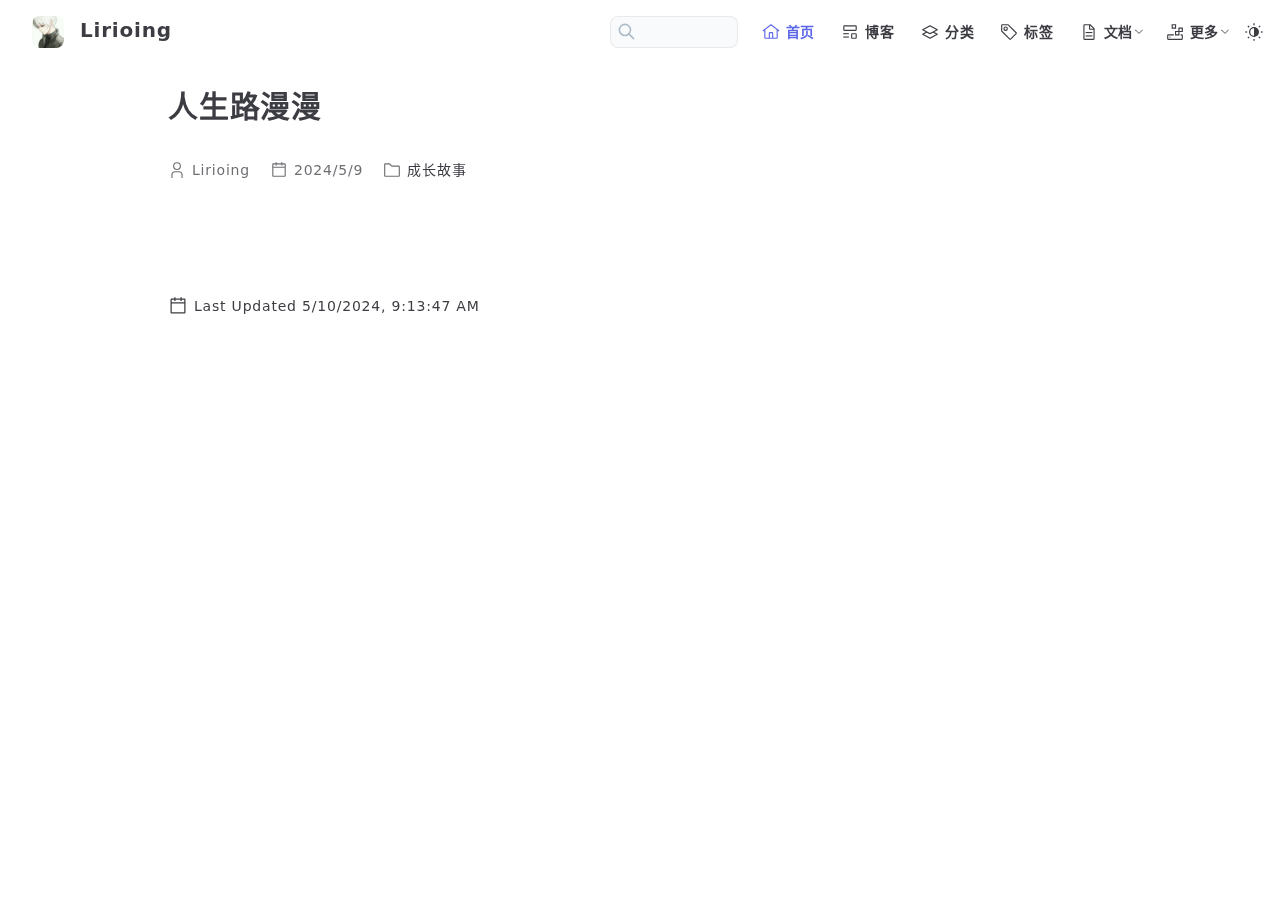
<file: blogs/life/2024/life.html>
<!DOCTYPE html>
<html lang="zh-CN">
  <head>
    <meta charset="utf-8">
    <meta name="viewport" content="width=device-width,initial-scale=1">
    <meta name="generator" content="VuePress 2.0.0-rc.9">
    <script>
      (function() {
        const userMode = localStorage.getItem('vuepress-reco-color-scheme') || 'auto';
        const systemDarkMode = window.matchMedia && window.matchMedia('(prefers-color-scheme: dark)').matches;

        if (userMode === 'dark' || (userMode === 'auto' && systemDarkMode)) {
          document.documentElement.classList.toggle('dark', true);
        }
      })();
    </script>
    <title>人生路漫漫 | Lirioing</title><meta name="description" content="Lirioing">
    <link rel="stylesheet" href="/assets/css/styles.4be9c7ff.css">
    <link rel="preload" href="/assets/js/runtime~app.117780a1.js" as="script"><link rel="preload" href="/assets/css/styles.4be9c7ff.css" as="style"><link rel="preload" href="/assets/js/601.02f7d08a.js" as="script"><link rel="preload" href="/assets/js/app.7c957203.js" as="script">
    <link rel="prefetch" href="/assets/js/454.80e18770.js" as="script"><link rel="prefetch" href="/assets/js/711.2b57d668.js" as="script"><link rel="prefetch" href="/assets/js/uniapp-multi-theme.html.1ec56eb5.js" as="script"><link rel="prefetch" href="/assets/js/1.html.7f5668ce.js" as="script"><link rel="prefetch" href="/assets/js/index.html.cc8b812e.js" as="script"><link rel="prefetch" href="/assets/js/promise.html.c0d4ed7a.js" as="script"><link rel="prefetch" href="/assets/js/life.html.814be913.js" as="script"><link rel="prefetch" href="/assets/js/about.html.3a5444ab.js" as="script"><link rel="prefetch" href="/assets/js/404.html.850654ca.js" as="script"><link rel="prefetch" href="/assets/js/friendship-link.html.46b8200e.js" as="script"><link rel="prefetch" href="/assets/js/timeline.html.83b5197d.js" as="script"><link rel="prefetch" href="/assets/js/posts.html.32f86c8d.js" as="script">
  </head>
  <body>
    <div id="app"><!--[--><div class="theme-container"><div class="common-wrapper series--no"><header class="navbar-container" style="top:0;"><div class="site-brand nav-item"><img class="logo" src="/avatar.jpg" alt="Lirioing"><a href="/" class="site-name can-hide">Lirioing</a></div><div class="nav-item navbar-links-wrapper" style=""><div><form class="search-box" role="search"><input type="search" autocomplete="off" spellcheck="false" value><!----></form></div><nav class="navbar-links"><!--[--><div class="navbar-links__item"><a href="/" class="link router-link-active" aria-label="首页"><!--[--><!--]--><span class="xicon-container left"><!--[--><svg xmlns="http://www.w3.org/2000/svg" xmlns:xlink="http://www.w3.org/1999/xlink" viewBox="0 0 32 32" class="xicon-icon" style="width:18px;height:18px;font-size:18px;color:inherit;"><path d="M16.612 2.214a1.01 1.01 0 0 0-1.242 0L1 13.419l1.243 1.572L4 13.621V26a2.004 2.004 0 0 0 2 2h20a2.004 2.004 0 0 0 2-2V13.63L29.757 15L31 13.428zM18 26h-4v-8h4zm2 0v-8a2.002 2.002 0 0 0-2-2h-4a2.002 2.002 0 0 0-2 2v8H6V12.062l10-7.79l10 7.8V26z" fill="currentColor"></path></svg><!--]--><span class="xicon-content" style="color:inherit;font-size:14px;"><!--[-->首页<!--]--></span></span><!--[--><!--]--></a></div><div class="navbar-links__item"><a href="/posts" class="link" aria-label="博客"><!--[--><!--]--><span class="xicon-container left"><!--[--><svg xmlns="http://www.w3.org/2000/svg" xmlns:xlink="http://www.w3.org/1999/xlink" viewBox="0 0 32 32" class="xicon-icon" style="width:18px;height:18px;font-size:18px;color:inherit;"><path d="M4 24h10v2H4z" fill="currentColor"></path><path d="M4 18h10v2H4z" fill="currentColor"></path><path d="M26 14H6a2 2 0 0 1-2-2V6a2 2 0 0 1 2-2h20a2 2 0 0 1 2 2v6a2 2 0 0 1-2 2zM6 6v6h20V6z" fill="currentColor"></path><path d="M26 28h-6a2 2 0 0 1-2-2v-6a2 2 0 0 1 2-2h6a2 2 0 0 1 2 2v6a2 2 0 0 1-2 2zm-6-8v6h6v-6z" fill="currentColor"></path></svg><!--]--><span class="xicon-content" style="color:inherit;font-size:14px;"><!--[-->博客<!--]--></span></span><!--[--><!--]--></a></div><div class="navbar-links__item"><a href="/categories/UNIAPP/1" class="link" aria-label="分类"><!--[--><!--]--><span class="xicon-container left"><!--[--><svg xmlns="http://www.w3.org/2000/svg" xmlns:xlink="http://www.w3.org/1999/xlink" viewBox="0 0 32 32" class="xicon-icon" style="width:18px;height:18px;font-size:18px;color:inherit;"><path d="M29.474 19.12L23.681 16l5.793-3.12a1 1 0 0 0 0-1.76l-13-7a.998.998 0 0 0-.948 0l-13 7a1 1 0 0 0 0 1.76L8.319 16l-5.793 3.12a1 1 0 0 0 0 1.76l13 7a1 1 0 0 0 .948 0l13-7a1 1 0 0 0 0-1.76zM16 6.136L26.89 12L16 17.864L5.11 12zm0 19.728L5.11 20l5.319-2.864l5.097 2.744a1 1 0 0 0 .948 0l5.097-2.745L26.891 20z" fill="currentColor"></path></svg><!--]--><span class="xicon-content" style="color:inherit;font-size:14px;"><!--[-->分类<!--]--></span></span><!--[--><!--]--></a></div><div class="navbar-links__item"><a href="/tags/FE/1" class="link" aria-label="标签"><!--[--><!--]--><span class="xicon-container left"><!--[--><svg xmlns="http://www.w3.org/2000/svg" xmlns:xlink="http://www.w3.org/1999/xlink" viewBox="0 0 32 32" class="xicon-icon" style="width:18px;height:18px;font-size:18px;color:inherit;"><path d="M10 14a4 4 0 1 1 4-4a4.005 4.005 0 0 1-4 4zm0-6a2 2 0 1 0 1.998 2.004A2.002 2.002 0 0 0 10 8z" fill="currentColor"></path><path d="M16.644 29.415L2.586 15.354A2 2 0 0 1 2 13.941V4a2 2 0 0 1 2-2h9.941a2 2 0 0 1 1.414.586l14.06 14.058a2 2 0 0 1 0 2.828l-9.943 9.943a2 2 0 0 1-2.829 0zM4 4v9.942L18.058 28L28 18.058L13.942 4z" fill="currentColor"></path></svg><!--]--><span class="xicon-content" style="color:inherit;font-size:14px;"><!--[-->标签<!--]--></span></span><!--[--><!--]--></a></div><div class="navbar-links__item"><div class="dropdown-link"><button class="dropdown-link__title" type="button" aria-label="文档"><span class="xicon-container left title"><!--[--><svg xmlns="http://www.w3.org/2000/svg" xmlns:xlink="http://www.w3.org/1999/xlink" viewBox="0 0 32 32" class="xicon-icon" style="width:18px;height:18px;font-size:18px;color:inherit;"><path d="M25.7 9.3l-7-7c-.2-.2-.4-.3-.7-.3H8c-1.1 0-2 .9-2 2v24c0 1.1.9 2 2 2h16c1.1 0 2-.9 2-2V10c0-.3-.1-.5-.3-.7zM18 4.4l5.6 5.6H18V4.4zM24 28H8V4h8v6c0 1.1.9 2 2 2h6v16z" fill="currentColor"></path><path d="M10 22h12v2H10z" fill="currentColor"></path><path d="M10 16h12v2H10z" fill="currentColor"></path></svg><!--]--><span class="xicon-content" style="color:inherit;font-size:14px;"><!--[-->文档<!--]--></span></span><span class="arrow down"></span></button><button class="dropdown-link--mobile__title" type="button" aria-label="文档"><span class="title"><span class="xicon-container left"><!--[--><svg xmlns="http://www.w3.org/2000/svg" xmlns:xlink="http://www.w3.org/1999/xlink" viewBox="0 0 32 32" class="xicon-icon" style="width:18px;height:18px;font-size:18px;color:inherit;"><path d="M25.7 9.3l-7-7c-.2-.2-.4-.3-.7-.3H8c-1.1 0-2 .9-2 2v24c0 1.1.9 2 2 2h16c1.1 0 2-.9 2-2V10c0-.3-.1-.5-.3-.7zM18 4.4l5.6 5.6H18V4.4zM24 28H8V4h8v6c0 1.1.9 2 2 2h6v16z" fill="currentColor"></path><path d="M10 22h12v2H10z" fill="currentColor"></path><path d="M10 16h12v2H10z" fill="currentColor"></path></svg><!--]--><span class="xicon-content" style="color:inherit;font-size:14px;"><!--[-->文档<!--]--></span></span></span><span class="right arrow"></span></button><ul style="display:none;" class="dropdown-link__container"><!--[--><li class="dropdown-link__item"><a href="/docs/javascript/promise" class="link" aria-label="JavaScript"><!--[--><!--]--><span class="xicon-container left"><!--[--><!----><!--]--><span class="xicon-content" style="color:inherit;font-size:14px;"><!--[-->JavaScript<!--]--></span></span><!--[--><!--]--></a></li><!--]--></ul></div></div><div class="navbar-links__item"><div class="dropdown-link"><button class="dropdown-link__title" type="button" aria-label="更多"><span class="xicon-container left title"><!--[--><svg xmlns="http://www.w3.org/2000/svg" xmlns:xlink="http://www.w3.org/1999/xlink" viewBox="0 0 32 32" class="xicon-icon" style="width:18px;height:18px;font-size:18px;color:inherit;"><path d="M28 20h-2v2h2v6H4v-6h10v-2H4a2.002 2.002 0 0 0-2 2v6a2.002 2.002 0 0 0 2 2h24a2.002 2.002 0 0 0 2-2v-6a2.002 2.002 0 0 0-2-2z" fill="currentColor"></path><circle cx="7" cy="25" r="1" fill="currentColor"></circle><path d="M30 8h-8v6h-6v8h8v-6h6zm-8 12h-4v-4h4zm6-6h-4v-4h4z" fill="currentColor"></path><path d="M18 10h-8V2h8zm-6-2h4V4h-4z" fill="currentColor"></path></svg><!--]--><span class="xicon-content" style="color:inherit;font-size:14px;"><!--[-->更多<!--]--></span></span><span class="arrow down"></span></button><button class="dropdown-link--mobile__title" type="button" aria-label="更多"><span class="title"><span class="xicon-container left"><!--[--><svg xmlns="http://www.w3.org/2000/svg" xmlns:xlink="http://www.w3.org/1999/xlink" viewBox="0 0 32 32" class="xicon-icon" style="width:18px;height:18px;font-size:18px;color:inherit;"><path d="M28 20h-2v2h2v6H4v-6h10v-2H4a2.002 2.002 0 0 0-2 2v6a2.002 2.002 0 0 0 2 2h24a2.002 2.002 0 0 0 2-2v-6a2.002 2.002 0 0 0-2-2z" fill="currentColor"></path><circle cx="7" cy="25" r="1" fill="currentColor"></circle><path d="M30 8h-8v6h-6v8h8v-6h6zm-8 12h-4v-4h4zm6-6h-4v-4h4z" fill="currentColor"></path><path d="M18 10h-8V2h8zm-6-2h4V4h-4z" fill="currentColor"></path></svg><!--]--><span class="xicon-content" style="color:inherit;font-size:14px;"><!--[-->更多<!--]--></span></span></span><span class="right arrow"></span></button><ul style="display:none;" class="dropdown-link__container"><!--[--><li class="dropdown-link__item"><a href="/timeline" class="link" aria-label="归档"><!--[--><!--]--><span class="xicon-container left"><!--[--><svg xmlns="http://www.w3.org/2000/svg" xmlns:xlink="http://www.w3.org/1999/xlink" viewBox="0 0 32 32" class="xicon-icon" style="width:18px;height:18px;font-size:18px;color:inherit;"><path d="M26 30H11a2.002 2.002 0 0 1-2-2v-6h2v6h15V6h-9V4h9a2.002 2.002 0 0 1 2 2v22a2.002 2.002 0 0 1-2 2z" fill="currentColor"></path><path d="M17 10h7v2h-7z" fill="currentColor"></path><path d="M16 15h8v2h-8z" fill="currentColor"></path><path d="M15 20h9v2h-9z" fill="currentColor"></path><path d="M9 19a5.005 5.005 0 0 1-5-5V3h2v11a3 3 0 0 0 6 0V5a1 1 0 0 0-2 0v10H8V5a3 3 0 0 1 6 0v9a5.005 5.005 0 0 1-5 5z" fill="currentColor"></path></svg><!--]--><span class="xicon-content" style="color:inherit;font-size:14px;"><!--[-->归档<!--]--></span></span><!--[--><!--]--></a></li><li class="dropdown-link__item"><a href="/docs/about" class="link" aria-label="关于"><!--[--><!--]--><span class="xicon-container left"><!--[--><svg xmlns="http://www.w3.org/2000/svg" xmlns:xlink="http://www.w3.org/1999/xlink" viewBox="0 0 32 32" class="xicon-icon" style="width:18px;height:18px;font-size:18px;color:inherit;"><path d="M16 4a5 5 0 1 1-5 5a5 5 0 0 1 5-5m0-2a7 7 0 1 0 7 7a7 7 0 0 0-7-7z" fill="currentColor"></path><path d="M26 30h-2v-5a5 5 0 0 0-5-5h-6a5 5 0 0 0-5 5v5H6v-5a7 7 0 0 1 7-7h6a7 7 0 0 1 7 7z" fill="currentColor"></path></svg><!--]--><span class="xicon-content" style="color:inherit;font-size:14px;"><!--[-->关于<!--]--></span></span><!--[--><!--]--></a></li><!--]--></ul></div></div><!--]--></nav><span class="xicon-container btn-toggle-dark-mode btn--dark-mode"><svg xmlns="http://www.w3.org/2000/svg" xmlns:xlink="http://www.w3.org/1999/xlink" viewBox="0 0 32 32" style="width:20px;height:20px;font-size:20px;color:inherit;"><path d="M15 2h2v3h-2z" fill="currentColor"></path><path d="M27 15h3v2h-3z" fill="currentColor"></path><path d="M15 27h2v3h-2z" fill="currentColor"></path><path d="M2 15h3v2H2z" fill="currentColor"></path><path d="M5.45 6.884l1.414-1.415l2.121 2.122l-1.414 1.414z" fill="currentColor"></path><path d="M23 7.58l2.121-2.12l1.414 1.414l-2.121 2.121z" fill="currentColor"></path><path d="M23.002 24.416l1.415-1.414l2.12 2.122l-1.413 1.414z" fill="currentColor"></path><path d="M5.47 25.13L7.59 23L9 24.42l-2.12 2.12l-1.41-1.41z" fill="currentColor"></path><path d="M16 8a8 8 0 1 0 8 8a8 8 0 0 0-8-8zm0 14a6 6 0 0 1 0-12z" fill="currentColor"></path></svg></span><span class="xicon-container btn-toggle-menus"><svg xmlns="http://www.w3.org/2000/svg" xmlns:xlink="http://www.w3.org/1999/xlink" viewBox="0 0 32 32" style="width:20px;height:20px;font-size:20px;color:inherit;"><circle cx="16" cy="8" r="2" fill="currentColor"></circle><circle cx="16" cy="16" r="2" fill="currentColor"></circle><circle cx="16" cy="24" r="2" fill="currentColor"></circle></svg></span></div></header><!----><div class="mobile-menus-container"><nav class="navbar-links mobile"><!--[--><div class="navbar-links__item"><a href="/" class="link router-link-active" aria-label="首页"><!--[--><!--]--><span class="xicon-container left"><!--[--><svg xmlns="http://www.w3.org/2000/svg" xmlns:xlink="http://www.w3.org/1999/xlink" viewBox="0 0 32 32" class="xicon-icon" style="width:18px;height:18px;font-size:18px;color:inherit;"><path d="M16.612 2.214a1.01 1.01 0 0 0-1.242 0L1 13.419l1.243 1.572L4 13.621V26a2.004 2.004 0 0 0 2 2h20a2.004 2.004 0 0 0 2-2V13.63L29.757 15L31 13.428zM18 26h-4v-8h4zm2 0v-8a2.002 2.002 0 0 0-2-2h-4a2.002 2.002 0 0 0-2 2v8H6V12.062l10-7.79l10 7.8V26z" fill="currentColor"></path></svg><!--]--><span class="xicon-content" style="color:inherit;font-size:14px;"><!--[-->首页<!--]--></span></span><!--[--><!--]--></a></div><div class="navbar-links__item"><a href="/posts" class="link" aria-label="博客"><!--[--><!--]--><span class="xicon-container left"><!--[--><svg xmlns="http://www.w3.org/2000/svg" xmlns:xlink="http://www.w3.org/1999/xlink" viewBox="0 0 32 32" class="xicon-icon" style="width:18px;height:18px;font-size:18px;color:inherit;"><path d="M4 24h10v2H4z" fill="currentColor"></path><path d="M4 18h10v2H4z" fill="currentColor"></path><path d="M26 14H6a2 2 0 0 1-2-2V6a2 2 0 0 1 2-2h20a2 2 0 0 1 2 2v6a2 2 0 0 1-2 2zM6 6v6h20V6z" fill="currentColor"></path><path d="M26 28h-6a2 2 0 0 1-2-2v-6a2 2 0 0 1 2-2h6a2 2 0 0 1 2 2v6a2 2 0 0 1-2 2zm-6-8v6h6v-6z" fill="currentColor"></path></svg><!--]--><span class="xicon-content" style="color:inherit;font-size:14px;"><!--[-->博客<!--]--></span></span><!--[--><!--]--></a></div><div class="navbar-links__item"><a href="/categories/UNIAPP/1" class="link" aria-label="分类"><!--[--><!--]--><span class="xicon-container left"><!--[--><svg xmlns="http://www.w3.org/2000/svg" xmlns:xlink="http://www.w3.org/1999/xlink" viewBox="0 0 32 32" class="xicon-icon" style="width:18px;height:18px;font-size:18px;color:inherit;"><path d="M29.474 19.12L23.681 16l5.793-3.12a1 1 0 0 0 0-1.76l-13-7a.998.998 0 0 0-.948 0l-13 7a1 1 0 0 0 0 1.76L8.319 16l-5.793 3.12a1 1 0 0 0 0 1.76l13 7a1 1 0 0 0 .948 0l13-7a1 1 0 0 0 0-1.76zM16 6.136L26.89 12L16 17.864L5.11 12zm0 19.728L5.11 20l5.319-2.864l5.097 2.744a1 1 0 0 0 .948 0l5.097-2.745L26.891 20z" fill="currentColor"></path></svg><!--]--><span class="xicon-content" style="color:inherit;font-size:14px;"><!--[-->分类<!--]--></span></span><!--[--><!--]--></a></div><div class="navbar-links__item"><a href="/tags/FE/1" class="link" aria-label="标签"><!--[--><!--]--><span class="xicon-container left"><!--[--><svg xmlns="http://www.w3.org/2000/svg" xmlns:xlink="http://www.w3.org/1999/xlink" viewBox="0 0 32 32" class="xicon-icon" style="width:18px;height:18px;font-size:18px;color:inherit;"><path d="M10 14a4 4 0 1 1 4-4a4.005 4.005 0 0 1-4 4zm0-6a2 2 0 1 0 1.998 2.004A2.002 2.002 0 0 0 10 8z" fill="currentColor"></path><path d="M16.644 29.415L2.586 15.354A2 2 0 0 1 2 13.941V4a2 2 0 0 1 2-2h9.941a2 2 0 0 1 1.414.586l14.06 14.058a2 2 0 0 1 0 2.828l-9.943 9.943a2 2 0 0 1-2.829 0zM4 4v9.942L18.058 28L28 18.058L13.942 4z" fill="currentColor"></path></svg><!--]--><span class="xicon-content" style="color:inherit;font-size:14px;"><!--[-->标签<!--]--></span></span><!--[--><!--]--></a></div><div class="navbar-links__item"><div class="dropdown-link"><button class="dropdown-link__title" type="button" aria-label="文档"><span class="xicon-container left title"><!--[--><svg xmlns="http://www.w3.org/2000/svg" xmlns:xlink="http://www.w3.org/1999/xlink" viewBox="0 0 32 32" class="xicon-icon" style="width:18px;height:18px;font-size:18px;color:inherit;"><path d="M25.7 9.3l-7-7c-.2-.2-.4-.3-.7-.3H8c-1.1 0-2 .9-2 2v24c0 1.1.9 2 2 2h16c1.1 0 2-.9 2-2V10c0-.3-.1-.5-.3-.7zM18 4.4l5.6 5.6H18V4.4zM24 28H8V4h8v6c0 1.1.9 2 2 2h6v16z" fill="currentColor"></path><path d="M10 22h12v2H10z" fill="currentColor"></path><path d="M10 16h12v2H10z" fill="currentColor"></path></svg><!--]--><span class="xicon-content" style="color:inherit;font-size:14px;"><!--[-->文档<!--]--></span></span><span class="arrow down"></span></button><button class="dropdown-link--mobile__title" type="button" aria-label="文档"><span class="title"><span class="xicon-container left"><!--[--><svg xmlns="http://www.w3.org/2000/svg" xmlns:xlink="http://www.w3.org/1999/xlink" viewBox="0 0 32 32" class="xicon-icon" style="width:18px;height:18px;font-size:18px;color:inherit;"><path d="M25.7 9.3l-7-7c-.2-.2-.4-.3-.7-.3H8c-1.1 0-2 .9-2 2v24c0 1.1.9 2 2 2h16c1.1 0 2-.9 2-2V10c0-.3-.1-.5-.3-.7zM18 4.4l5.6 5.6H18V4.4zM24 28H8V4h8v6c0 1.1.9 2 2 2h6v16z" fill="currentColor"></path><path d="M10 22h12v2H10z" fill="currentColor"></path><path d="M10 16h12v2H10z" fill="currentColor"></path></svg><!--]--><span class="xicon-content" style="color:inherit;font-size:14px;"><!--[-->文档<!--]--></span></span></span><span class="right arrow"></span></button><ul style="display:none;" class="dropdown-link__container"><!--[--><li class="dropdown-link__item"><a href="/docs/javascript/promise" class="link" aria-label="JavaScript"><!--[--><!--]--><span class="xicon-container left"><!--[--><!----><!--]--><span class="xicon-content" style="color:inherit;font-size:14px;"><!--[-->JavaScript<!--]--></span></span><!--[--><!--]--></a></li><!--]--></ul></div></div><div class="navbar-links__item"><div class="dropdown-link"><button class="dropdown-link__title" type="button" aria-label="更多"><span class="xicon-container left title"><!--[--><svg xmlns="http://www.w3.org/2000/svg" xmlns:xlink="http://www.w3.org/1999/xlink" viewBox="0 0 32 32" class="xicon-icon" style="width:18px;height:18px;font-size:18px;color:inherit;"><path d="M28 20h-2v2h2v6H4v-6h10v-2H4a2.002 2.002 0 0 0-2 2v6a2.002 2.002 0 0 0 2 2h24a2.002 2.002 0 0 0 2-2v-6a2.002 2.002 0 0 0-2-2z" fill="currentColor"></path><circle cx="7" cy="25" r="1" fill="currentColor"></circle><path d="M30 8h-8v6h-6v8h8v-6h6zm-8 12h-4v-4h4zm6-6h-4v-4h4z" fill="currentColor"></path><path d="M18 10h-8V2h8zm-6-2h4V4h-4z" fill="currentColor"></path></svg><!--]--><span class="xicon-content" style="color:inherit;font-size:14px;"><!--[-->更多<!--]--></span></span><span class="arrow down"></span></button><button class="dropdown-link--mobile__title" type="button" aria-label="更多"><span class="title"><span class="xicon-container left"><!--[--><svg xmlns="http://www.w3.org/2000/svg" xmlns:xlink="http://www.w3.org/1999/xlink" viewBox="0 0 32 32" class="xicon-icon" style="width:18px;height:18px;font-size:18px;color:inherit;"><path d="M28 20h-2v2h2v6H4v-6h10v-2H4a2.002 2.002 0 0 0-2 2v6a2.002 2.002 0 0 0 2 2h24a2.002 2.002 0 0 0 2-2v-6a2.002 2.002 0 0 0-2-2z" fill="currentColor"></path><circle cx="7" cy="25" r="1" fill="currentColor"></circle><path d="M30 8h-8v6h-6v8h8v-6h6zm-8 12h-4v-4h4zm6-6h-4v-4h4z" fill="currentColor"></path><path d="M18 10h-8V2h8zm-6-2h4V4h-4z" fill="currentColor"></path></svg><!--]--><span class="xicon-content" style="color:inherit;font-size:14px;"><!--[-->更多<!--]--></span></span></span><span class="right arrow"></span></button><ul style="display:none;" class="dropdown-link__container"><!--[--><li class="dropdown-link__item"><a href="/timeline" class="link" aria-label="归档"><!--[--><!--]--><span class="xicon-container left"><!--[--><svg xmlns="http://www.w3.org/2000/svg" xmlns:xlink="http://www.w3.org/1999/xlink" viewBox="0 0 32 32" class="xicon-icon" style="width:18px;height:18px;font-size:18px;color:inherit;"><path d="M26 30H11a2.002 2.002 0 0 1-2-2v-6h2v6h15V6h-9V4h9a2.002 2.002 0 0 1 2 2v22a2.002 2.002 0 0 1-2 2z" fill="currentColor"></path><path d="M17 10h7v2h-7z" fill="currentColor"></path><path d="M16 15h8v2h-8z" fill="currentColor"></path><path d="M15 20h9v2h-9z" fill="currentColor"></path><path d="M9 19a5.005 5.005 0 0 1-5-5V3h2v11a3 3 0 0 0 6 0V5a1 1 0 0 0-2 0v10H8V5a3 3 0 0 1 6 0v9a5.005 5.005 0 0 1-5 5z" fill="currentColor"></path></svg><!--]--><span class="xicon-content" style="color:inherit;font-size:14px;"><!--[-->归档<!--]--></span></span><!--[--><!--]--></a></li><li class="dropdown-link__item"><a href="/docs/about" class="link" aria-label="关于"><!--[--><!--]--><span class="xicon-container left"><!--[--><svg xmlns="http://www.w3.org/2000/svg" xmlns:xlink="http://www.w3.org/1999/xlink" viewBox="0 0 32 32" class="xicon-icon" style="width:18px;height:18px;font-size:18px;color:inherit;"><path d="M16 4a5 5 0 1 1-5 5a5 5 0 0 1 5-5m0-2a7 7 0 1 0 7 7a7 7 0 0 0-7-7z" fill="currentColor"></path><path d="M26 30h-2v-5a5 5 0 0 0-5-5h-6a5 5 0 0 0-5 5v5H6v-5a7 7 0 0 1 7-7h6a7 7 0 0 1 7 7z" fill="currentColor"></path></svg><!--]--><span class="xicon-content" style="color:inherit;font-size:14px;"><!--[-->关于<!--]--></span></span><!--[--><!--]--></a></li><!--]--></ul></div></div><!--]--></nav><div class="appearance"><span>Appearance</span><span class="xicon-container btn-toggle-dark-mode"><svg xmlns="http://www.w3.org/2000/svg" xmlns:xlink="http://www.w3.org/1999/xlink" viewBox="0 0 32 32" style="width:20px;height:20px;font-size:20px;color:inherit;"><path d="M15 2h2v3h-2z" fill="currentColor"></path><path d="M27 15h3v2h-3z" fill="currentColor"></path><path d="M15 27h2v3h-2z" fill="currentColor"></path><path d="M2 15h3v2H2z" fill="currentColor"></path><path d="M5.45 6.884l1.414-1.415l2.121 2.122l-1.414 1.414z" fill="currentColor"></path><path d="M23 7.58l2.121-2.12l1.414 1.414l-2.121 2.121z" fill="currentColor"></path><path d="M23.002 24.416l1.415-1.414l2.12 2.122l-1.413 1.414z" fill="currentColor"></path><path d="M5.47 25.13L7.59 23L9 24.42l-2.12 2.12l-1.41-1.41z" fill="currentColor"></path><path d="M16 8a8 8 0 1 0 8 8a8 8 0 0 0-8-8zm0 14a6 6 0 0 1 0-12z" fill="currentColor"></path></svg></span></div></div><div class="series-mask"></div><aside class="series-container"><div class="site-brand"><img class="logo" src="/avatar.jpg" alt="Lirioing"><a href="/" class="site-name can-hide">Lirioing</a></div><!--[--><!--]--></aside><!--[--><main class="page-container"><h1 class="page-title">人生路漫漫</h1><div class="page-info"><span class="xicon-container left"><!--[--><svg xmlns="http://www.w3.org/2000/svg" xmlns:xlink="http://www.w3.org/1999/xlink" viewBox="0 0 32 32" class="xicon-icon" style="width:18px;height:18px;font-size:18px;color:inherit;"><path d="M16 4a5 5 0 1 1-5 5a5 5 0 0 1 5-5m0-2a7 7 0 1 0 7 7a7 7 0 0 0-7-7z" fill="currentColor"></path><path d="M26 30h-2v-5a5 5 0 0 0-5-5h-6a5 5 0 0 0-5 5v5H6v-5a7 7 0 0 1 7-7h6a7 7 0 0 1 7 7z" fill="currentColor"></path></svg><!--]--><span class="xicon-content" style="color:inherit;font-size:14px;"><!--[-->Lirioing<!--]--></span></span><span class="xicon-container left"><!--[--><svg xmlns="http://www.w3.org/2000/svg" xmlns:xlink="http://www.w3.org/1999/xlink" viewBox="0 0 32 32" class="xicon-icon" style="width:18px;height:18px;font-size:18px;color:inherit;"><path d="M26 4h-4V2h-2v2h-8V2h-2v2H6c-1.1 0-2 .9-2 2v20c0 1.1.9 2 2 2h20c1.1 0 2-.9 2-2V6c0-1.1-.9-2-2-2zm0 22H6V12h20v14zm0-16H6V6h4v2h2V6h8v2h2V6h4v4z" fill="currentColor"></path></svg><!--]--><span class="xicon-content" style="color:inherit;font-size:14px;"><!--[-->2024/5/9<!--]--></span></span><span class="xicon-container left"><!--[--><svg xmlns="http://www.w3.org/2000/svg" xmlns:xlink="http://www.w3.org/1999/xlink" viewBox="0 0 32 32" class="xicon-icon" style="width:18px;height:18px;font-size:18px;color:inherit;"><path d="M11.17 6l3.42 3.41l.58.59H28v16H4V6h7.17m0-2H4a2 2 0 0 0-2 2v20a2 2 0 0 0 2 2h24a2 2 0 0 0 2-2V10a2 2 0 0 0-2-2H16l-3.41-3.41A2 2 0 0 0 11.17 4z" fill="currentColor"></path></svg><!--]--><span class="xicon-content" style="color:inherit;font-size:14px;"><!--[--><!--[--><a href="/categories/chengchanggushi/1.html" class="">成长故事</a><!--]--><!--]--></span></span><!----><!----></div><div class="theme-reco-default-content"><div></div></div><footer class="page-meta"><!----><div class="meta-item last-updated"><span class="xicon-container left meta-item-label"><!--[--><svg xmlns="http://www.w3.org/2000/svg" xmlns:xlink="http://www.w3.org/1999/xlink" viewBox="0 0 32 32" class="xicon-icon" style="width:20px;height:20px;font-size:20px;color:inherit;"><path d="M26 4h-4V2h-2v2h-8V2h-2v2H6c-1.1 0-2 .9-2 2v20c0 1.1.9 2 2 2h20c1.1 0 2-.9 2-2V6c0-1.1-.9-2-2-2zm0 22H6V12h20v14zm0-16H6V6h4v2h2V6h8v2h2V6h4v4z" fill="currentColor"></path></svg><!--]--><span class="xicon-content" style="color:inherit;font-size:14px;"><!--[-->Last Updated 2024/5/10 17:13:47<!--]--></span></span></div></footer><!----><!----></main><!--]--><!----></div></div><!--[--><!----><!----><canvas id="moefy-canvas"></canvas><!--]--><!--]--></div>
    <script src="/assets/js/runtime~app.117780a1.js" defer></script><script src="/assets/js/601.02f7d08a.js" defer></script><script src="/assets/js/app.7c957203.js" defer></script>
  </body>
</html>
</file>
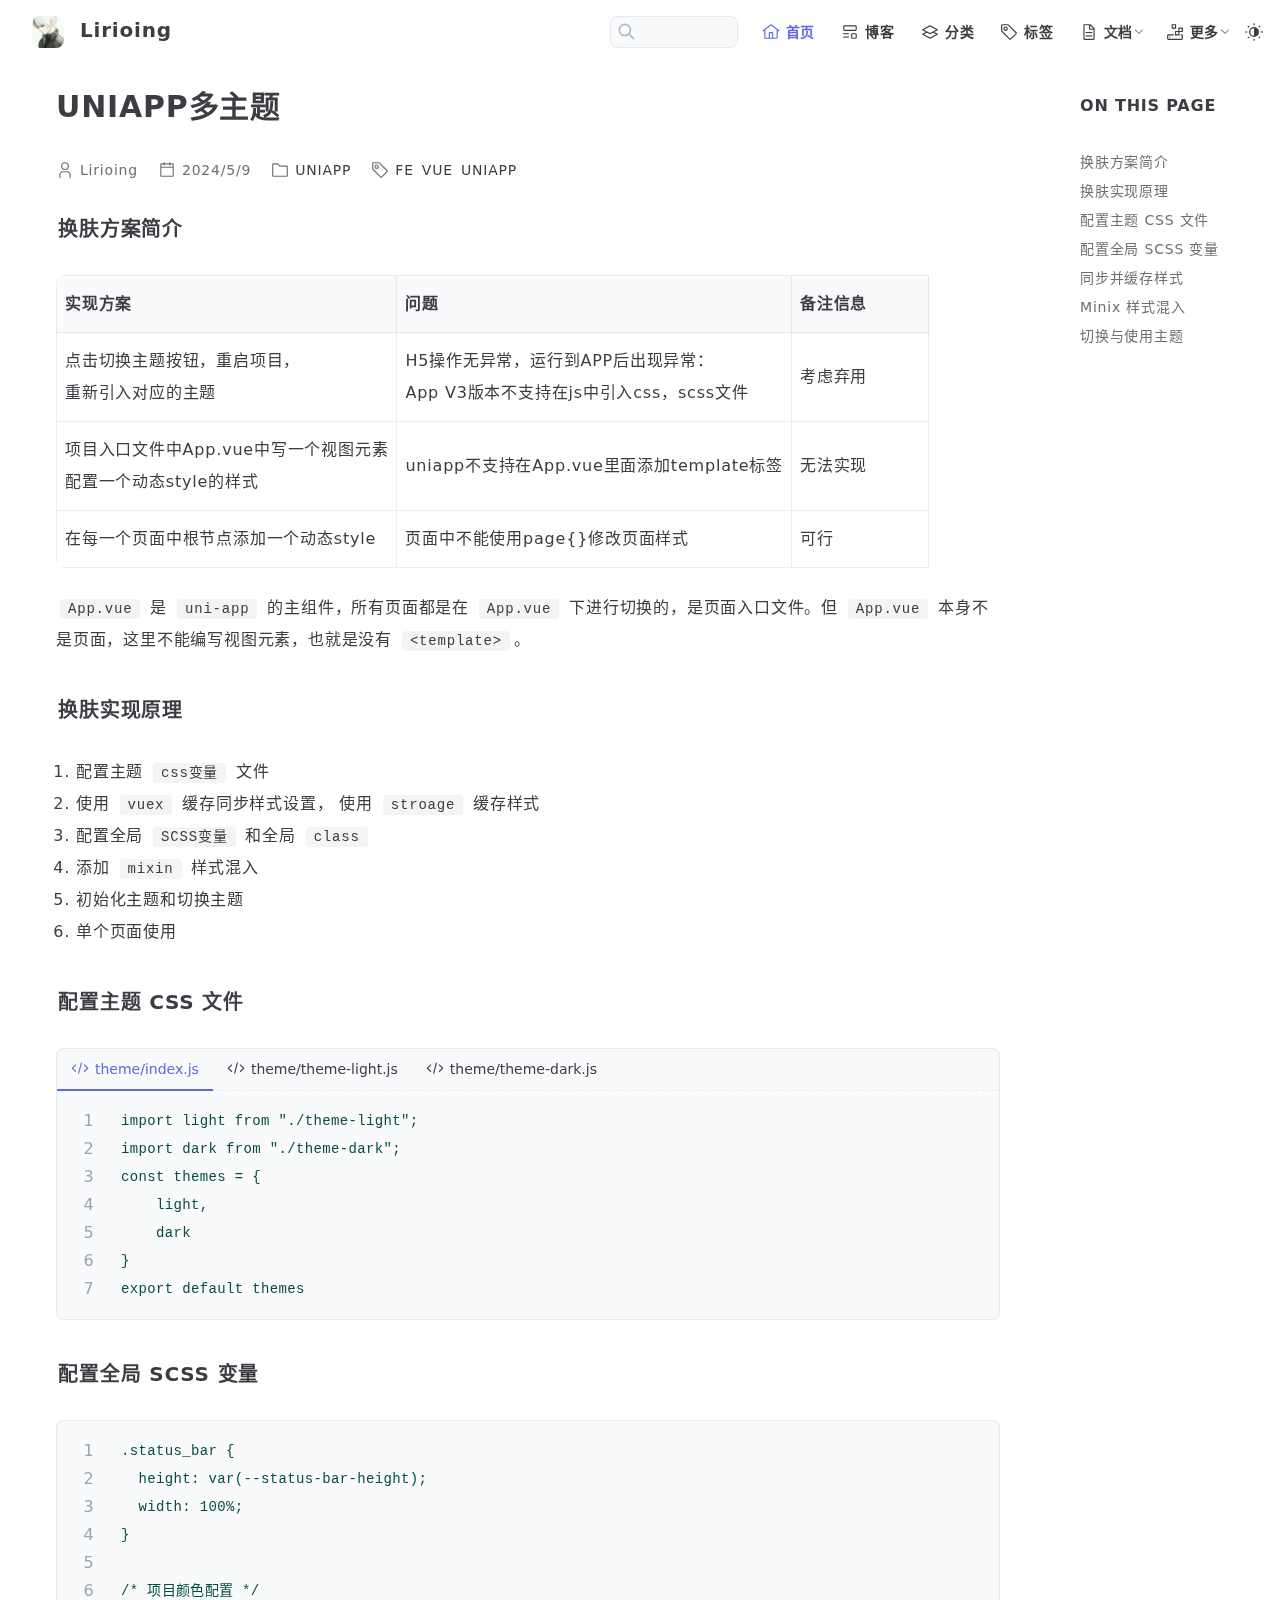
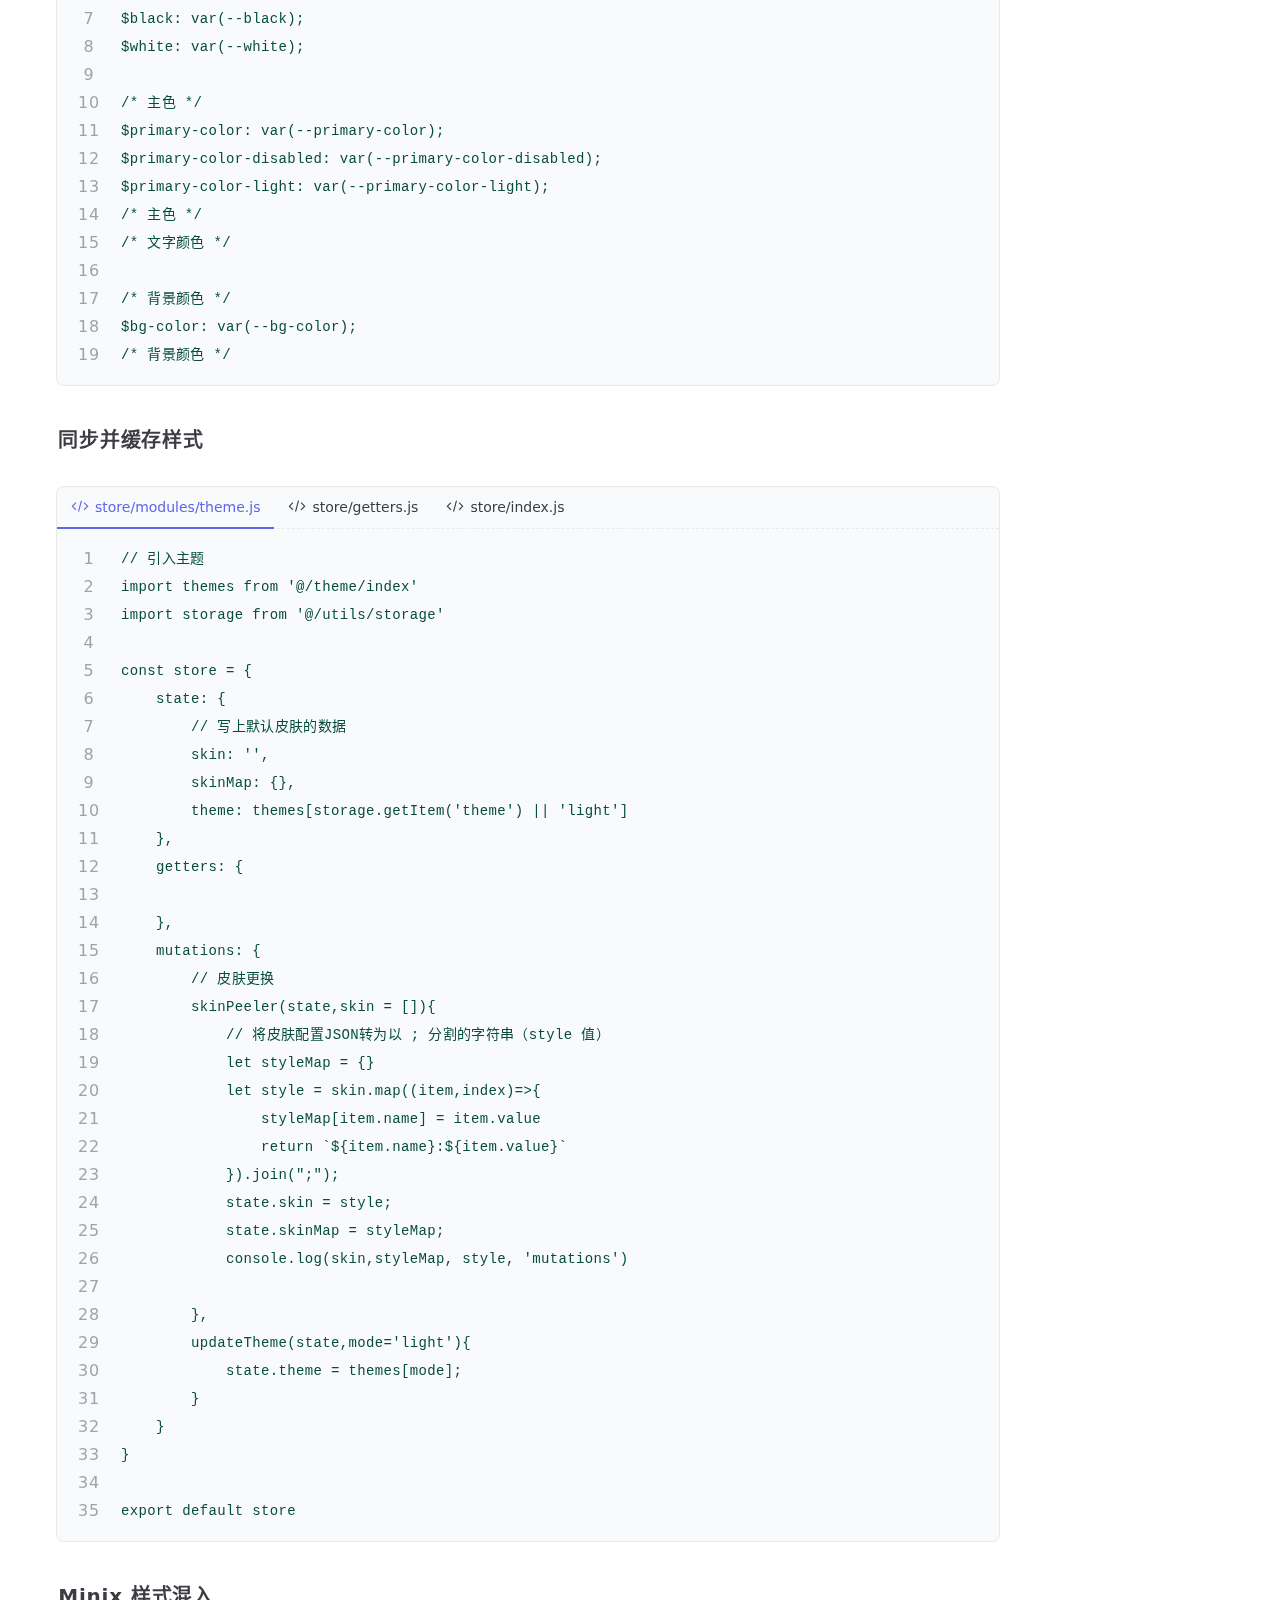
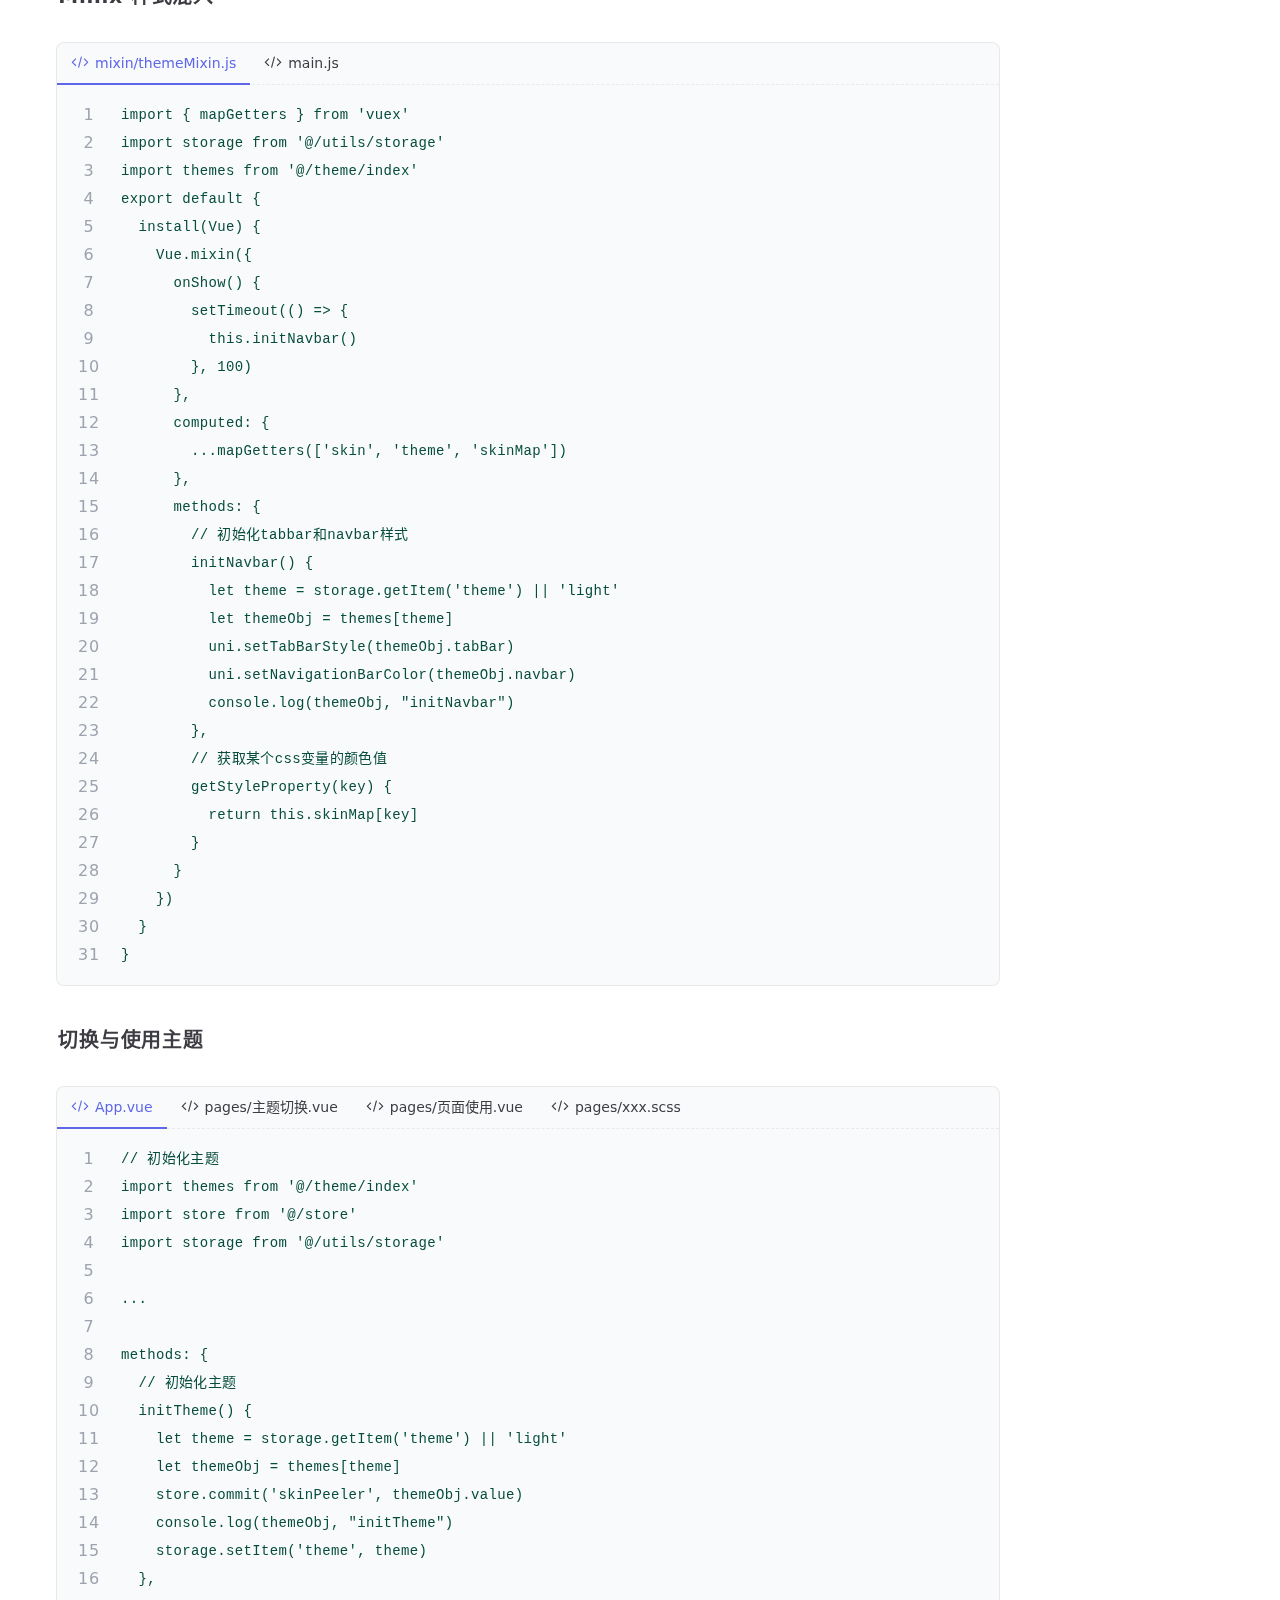
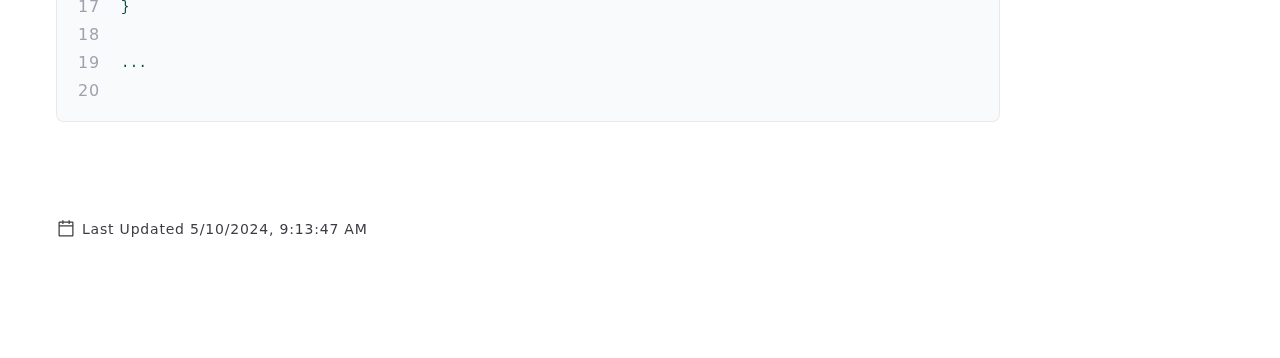
<file: blogs/uniapp/2024/uniapp-multi-theme.html>
<!DOCTYPE html>
<html lang="zh-CN">
  <head>
    <meta charset="utf-8">
    <meta name="viewport" content="width=device-width,initial-scale=1">
    <meta name="generator" content="VuePress 2.0.0-rc.9">
    <script>
      (function() {
        const userMode = localStorage.getItem('vuepress-reco-color-scheme') || 'auto';
        const systemDarkMode = window.matchMedia && window.matchMedia('(prefers-color-scheme: dark)').matches;

        if (userMode === 'dark' || (userMode === 'auto' && systemDarkMode)) {
          document.documentElement.classList.toggle('dark', true);
        }
      })();
    </script>
    <title>UNIAPP多主题 | Lirioing</title><meta name="description" content="Lirioing">
    <link rel="stylesheet" href="/assets/css/styles.4be9c7ff.css">
    <link rel="preload" href="/assets/js/runtime~app.117780a1.js" as="script"><link rel="preload" href="/assets/css/styles.4be9c7ff.css" as="style"><link rel="preload" href="/assets/js/601.02f7d08a.js" as="script"><link rel="preload" href="/assets/js/app.7c957203.js" as="script">
    <link rel="prefetch" href="/assets/js/454.80e18770.js" as="script"><link rel="prefetch" href="/assets/js/711.2b57d668.js" as="script"><link rel="prefetch" href="/assets/js/uniapp-multi-theme.html.1ec56eb5.js" as="script"><link rel="prefetch" href="/assets/js/1.html.7f5668ce.js" as="script"><link rel="prefetch" href="/assets/js/index.html.cc8b812e.js" as="script"><link rel="prefetch" href="/assets/js/promise.html.c0d4ed7a.js" as="script"><link rel="prefetch" href="/assets/js/life.html.814be913.js" as="script"><link rel="prefetch" href="/assets/js/about.html.3a5444ab.js" as="script"><link rel="prefetch" href="/assets/js/404.html.850654ca.js" as="script"><link rel="prefetch" href="/assets/js/friendship-link.html.46b8200e.js" as="script"><link rel="prefetch" href="/assets/js/timeline.html.83b5197d.js" as="script"><link rel="prefetch" href="/assets/js/posts.html.32f86c8d.js" as="script">
  </head>
  <body>
    <div id="app"><!--[--><div class="theme-container"><div class="common-wrapper series--no show-catalog"><header class="navbar-container" style="top:0;"><div class="site-brand nav-item"><img class="logo" src="/avatar.jpg" alt="Lirioing"><a href="/" class="site-name can-hide">Lirioing</a></div><div class="nav-item navbar-links-wrapper" style=""><div><form class="search-box" role="search"><input type="search" autocomplete="off" spellcheck="false" value><!----></form></div><nav class="navbar-links"><!--[--><div class="navbar-links__item"><a href="/" class="link router-link-active" aria-label="首页"><!--[--><!--]--><span class="xicon-container left"><!--[--><svg xmlns="http://www.w3.org/2000/svg" xmlns:xlink="http://www.w3.org/1999/xlink" viewBox="0 0 32 32" class="xicon-icon" style="width:18px;height:18px;font-size:18px;color:inherit;"><path d="M16.612 2.214a1.01 1.01 0 0 0-1.242 0L1 13.419l1.243 1.572L4 13.621V26a2.004 2.004 0 0 0 2 2h20a2.004 2.004 0 0 0 2-2V13.63L29.757 15L31 13.428zM18 26h-4v-8h4zm2 0v-8a2.002 2.002 0 0 0-2-2h-4a2.002 2.002 0 0 0-2 2v8H6V12.062l10-7.79l10 7.8V26z" fill="currentColor"></path></svg><!--]--><span class="xicon-content" style="color:inherit;font-size:14px;"><!--[-->首页<!--]--></span></span><!--[--><!--]--></a></div><div class="navbar-links__item"><a href="/posts" class="link" aria-label="博客"><!--[--><!--]--><span class="xicon-container left"><!--[--><svg xmlns="http://www.w3.org/2000/svg" xmlns:xlink="http://www.w3.org/1999/xlink" viewBox="0 0 32 32" class="xicon-icon" style="width:18px;height:18px;font-size:18px;color:inherit;"><path d="M4 24h10v2H4z" fill="currentColor"></path><path d="M4 18h10v2H4z" fill="currentColor"></path><path d="M26 14H6a2 2 0 0 1-2-2V6a2 2 0 0 1 2-2h20a2 2 0 0 1 2 2v6a2 2 0 0 1-2 2zM6 6v6h20V6z" fill="currentColor"></path><path d="M26 28h-6a2 2 0 0 1-2-2v-6a2 2 0 0 1 2-2h6a2 2 0 0 1 2 2v6a2 2 0 0 1-2 2zm-6-8v6h6v-6z" fill="currentColor"></path></svg><!--]--><span class="xicon-content" style="color:inherit;font-size:14px;"><!--[-->博客<!--]--></span></span><!--[--><!--]--></a></div><div class="navbar-links__item"><a href="/categories/UNIAPP/1" class="link" aria-label="分类"><!--[--><!--]--><span class="xicon-container left"><!--[--><svg xmlns="http://www.w3.org/2000/svg" xmlns:xlink="http://www.w3.org/1999/xlink" viewBox="0 0 32 32" class="xicon-icon" style="width:18px;height:18px;font-size:18px;color:inherit;"><path d="M29.474 19.12L23.681 16l5.793-3.12a1 1 0 0 0 0-1.76l-13-7a.998.998 0 0 0-.948 0l-13 7a1 1 0 0 0 0 1.76L8.319 16l-5.793 3.12a1 1 0 0 0 0 1.76l13 7a1 1 0 0 0 .948 0l13-7a1 1 0 0 0 0-1.76zM16 6.136L26.89 12L16 17.864L5.11 12zm0 19.728L5.11 20l5.319-2.864l5.097 2.744a1 1 0 0 0 .948 0l5.097-2.745L26.891 20z" fill="currentColor"></path></svg><!--]--><span class="xicon-content" style="color:inherit;font-size:14px;"><!--[-->分类<!--]--></span></span><!--[--><!--]--></a></div><div class="navbar-links__item"><a href="/tags/FE/1" class="link" aria-label="标签"><!--[--><!--]--><span class="xicon-container left"><!--[--><svg xmlns="http://www.w3.org/2000/svg" xmlns:xlink="http://www.w3.org/1999/xlink" viewBox="0 0 32 32" class="xicon-icon" style="width:18px;height:18px;font-size:18px;color:inherit;"><path d="M10 14a4 4 0 1 1 4-4a4.005 4.005 0 0 1-4 4zm0-6a2 2 0 1 0 1.998 2.004A2.002 2.002 0 0 0 10 8z" fill="currentColor"></path><path d="M16.644 29.415L2.586 15.354A2 2 0 0 1 2 13.941V4a2 2 0 0 1 2-2h9.941a2 2 0 0 1 1.414.586l14.06 14.058a2 2 0 0 1 0 2.828l-9.943 9.943a2 2 0 0 1-2.829 0zM4 4v9.942L18.058 28L28 18.058L13.942 4z" fill="currentColor"></path></svg><!--]--><span class="xicon-content" style="color:inherit;font-size:14px;"><!--[-->标签<!--]--></span></span><!--[--><!--]--></a></div><div class="navbar-links__item"><div class="dropdown-link"><button class="dropdown-link__title" type="button" aria-label="文档"><span class="xicon-container left title"><!--[--><svg xmlns="http://www.w3.org/2000/svg" xmlns:xlink="http://www.w3.org/1999/xlink" viewBox="0 0 32 32" class="xicon-icon" style="width:18px;height:18px;font-size:18px;color:inherit;"><path d="M25.7 9.3l-7-7c-.2-.2-.4-.3-.7-.3H8c-1.1 0-2 .9-2 2v24c0 1.1.9 2 2 2h16c1.1 0 2-.9 2-2V10c0-.3-.1-.5-.3-.7zM18 4.4l5.6 5.6H18V4.4zM24 28H8V4h8v6c0 1.1.9 2 2 2h6v16z" fill="currentColor"></path><path d="M10 22h12v2H10z" fill="currentColor"></path><path d="M10 16h12v2H10z" fill="currentColor"></path></svg><!--]--><span class="xicon-content" style="color:inherit;font-size:14px;"><!--[-->文档<!--]--></span></span><span class="arrow down"></span></button><button class="dropdown-link--mobile__title" type="button" aria-label="文档"><span class="title"><span class="xicon-container left"><!--[--><svg xmlns="http://www.w3.org/2000/svg" xmlns:xlink="http://www.w3.org/1999/xlink" viewBox="0 0 32 32" class="xicon-icon" style="width:18px;height:18px;font-size:18px;color:inherit;"><path d="M25.7 9.3l-7-7c-.2-.2-.4-.3-.7-.3H8c-1.1 0-2 .9-2 2v24c0 1.1.9 2 2 2h16c1.1 0 2-.9 2-2V10c0-.3-.1-.5-.3-.7zM18 4.4l5.6 5.6H18V4.4zM24 28H8V4h8v6c0 1.1.9 2 2 2h6v16z" fill="currentColor"></path><path d="M10 22h12v2H10z" fill="currentColor"></path><path d="M10 16h12v2H10z" fill="currentColor"></path></svg><!--]--><span class="xicon-content" style="color:inherit;font-size:14px;"><!--[-->文档<!--]--></span></span></span><span class="right arrow"></span></button><ul style="display:none;" class="dropdown-link__container"><!--[--><li class="dropdown-link__item"><a href="/docs/javascript/promise" class="link" aria-label="JavaScript"><!--[--><!--]--><span class="xicon-container left"><!--[--><!----><!--]--><span class="xicon-content" style="color:inherit;font-size:14px;"><!--[-->JavaScript<!--]--></span></span><!--[--><!--]--></a></li><!--]--></ul></div></div><div class="navbar-links__item"><div class="dropdown-link"><button class="dropdown-link__title" type="button" aria-label="更多"><span class="xicon-container left title"><!--[--><svg xmlns="http://www.w3.org/2000/svg" xmlns:xlink="http://www.w3.org/1999/xlink" viewBox="0 0 32 32" class="xicon-icon" style="width:18px;height:18px;font-size:18px;color:inherit;"><path d="M28 20h-2v2h2v6H4v-6h10v-2H4a2.002 2.002 0 0 0-2 2v6a2.002 2.002 0 0 0 2 2h24a2.002 2.002 0 0 0 2-2v-6a2.002 2.002 0 0 0-2-2z" fill="currentColor"></path><circle cx="7" cy="25" r="1" fill="currentColor"></circle><path d="M30 8h-8v6h-6v8h8v-6h6zm-8 12h-4v-4h4zm6-6h-4v-4h4z" fill="currentColor"></path><path d="M18 10h-8V2h8zm-6-2h4V4h-4z" fill="currentColor"></path></svg><!--]--><span class="xicon-content" style="color:inherit;font-size:14px;"><!--[-->更多<!--]--></span></span><span class="arrow down"></span></button><button class="dropdown-link--mobile__title" type="button" aria-label="更多"><span class="title"><span class="xicon-container left"><!--[--><svg xmlns="http://www.w3.org/2000/svg" xmlns:xlink="http://www.w3.org/1999/xlink" viewBox="0 0 32 32" class="xicon-icon" style="width:18px;height:18px;font-size:18px;color:inherit;"><path d="M28 20h-2v2h2v6H4v-6h10v-2H4a2.002 2.002 0 0 0-2 2v6a2.002 2.002 0 0 0 2 2h24a2.002 2.002 0 0 0 2-2v-6a2.002 2.002 0 0 0-2-2z" fill="currentColor"></path><circle cx="7" cy="25" r="1" fill="currentColor"></circle><path d="M30 8h-8v6h-6v8h8v-6h6zm-8 12h-4v-4h4zm6-6h-4v-4h4z" fill="currentColor"></path><path d="M18 10h-8V2h8zm-6-2h4V4h-4z" fill="currentColor"></path></svg><!--]--><span class="xicon-content" style="color:inherit;font-size:14px;"><!--[-->更多<!--]--></span></span></span><span class="right arrow"></span></button><ul style="display:none;" class="dropdown-link__container"><!--[--><li class="dropdown-link__item"><a href="/timeline" class="link" aria-label="归档"><!--[--><!--]--><span class="xicon-container left"><!--[--><svg xmlns="http://www.w3.org/2000/svg" xmlns:xlink="http://www.w3.org/1999/xlink" viewBox="0 0 32 32" class="xicon-icon" style="width:18px;height:18px;font-size:18px;color:inherit;"><path d="M26 30H11a2.002 2.002 0 0 1-2-2v-6h2v6h15V6h-9V4h9a2.002 2.002 0 0 1 2 2v22a2.002 2.002 0 0 1-2 2z" fill="currentColor"></path><path d="M17 10h7v2h-7z" fill="currentColor"></path><path d="M16 15h8v2h-8z" fill="currentColor"></path><path d="M15 20h9v2h-9z" fill="currentColor"></path><path d="M9 19a5.005 5.005 0 0 1-5-5V3h2v11a3 3 0 0 0 6 0V5a1 1 0 0 0-2 0v10H8V5a3 3 0 0 1 6 0v9a5.005 5.005 0 0 1-5 5z" fill="currentColor"></path></svg><!--]--><span class="xicon-content" style="color:inherit;font-size:14px;"><!--[-->归档<!--]--></span></span><!--[--><!--]--></a></li><li class="dropdown-link__item"><a href="/docs/about" class="link" aria-label="关于"><!--[--><!--]--><span class="xicon-container left"><!--[--><svg xmlns="http://www.w3.org/2000/svg" xmlns:xlink="http://www.w3.org/1999/xlink" viewBox="0 0 32 32" class="xicon-icon" style="width:18px;height:18px;font-size:18px;color:inherit;"><path d="M16 4a5 5 0 1 1-5 5a5 5 0 0 1 5-5m0-2a7 7 0 1 0 7 7a7 7 0 0 0-7-7z" fill="currentColor"></path><path d="M26 30h-2v-5a5 5 0 0 0-5-5h-6a5 5 0 0 0-5 5v5H6v-5a7 7 0 0 1 7-7h6a7 7 0 0 1 7 7z" fill="currentColor"></path></svg><!--]--><span class="xicon-content" style="color:inherit;font-size:14px;"><!--[-->关于<!--]--></span></span><!--[--><!--]--></a></li><!--]--></ul></div></div><!--]--></nav><span class="xicon-container btn-toggle-dark-mode btn--dark-mode"><svg xmlns="http://www.w3.org/2000/svg" xmlns:xlink="http://www.w3.org/1999/xlink" viewBox="0 0 32 32" style="width:20px;height:20px;font-size:20px;color:inherit;"><path d="M15 2h2v3h-2z" fill="currentColor"></path><path d="M27 15h3v2h-3z" fill="currentColor"></path><path d="M15 27h2v3h-2z" fill="currentColor"></path><path d="M2 15h3v2H2z" fill="currentColor"></path><path d="M5.45 6.884l1.414-1.415l2.121 2.122l-1.414 1.414z" fill="currentColor"></path><path d="M23 7.58l2.121-2.12l1.414 1.414l-2.121 2.121z" fill="currentColor"></path><path d="M23.002 24.416l1.415-1.414l2.12 2.122l-1.413 1.414z" fill="currentColor"></path><path d="M5.47 25.13L7.59 23L9 24.42l-2.12 2.12l-1.41-1.41z" fill="currentColor"></path><path d="M16 8a8 8 0 1 0 8 8a8 8 0 0 0-8-8zm0 14a6 6 0 0 1 0-12z" fill="currentColor"></path></svg></span><span class="xicon-container btn-toggle-menus"><svg xmlns="http://www.w3.org/2000/svg" xmlns:xlink="http://www.w3.org/1999/xlink" viewBox="0 0 32 32" style="width:20px;height:20px;font-size:20px;color:inherit;"><circle cx="16" cy="8" r="2" fill="currentColor"></circle><circle cx="16" cy="16" r="2" fill="currentColor"></circle><circle cx="16" cy="24" r="2" fill="currentColor"></circle></svg></span></div></header><!----><div class="mobile-menus-container"><nav class="navbar-links mobile"><!--[--><div class="navbar-links__item"><a href="/" class="link router-link-active" aria-label="首页"><!--[--><!--]--><span class="xicon-container left"><!--[--><svg xmlns="http://www.w3.org/2000/svg" xmlns:xlink="http://www.w3.org/1999/xlink" viewBox="0 0 32 32" class="xicon-icon" style="width:18px;height:18px;font-size:18px;color:inherit;"><path d="M16.612 2.214a1.01 1.01 0 0 0-1.242 0L1 13.419l1.243 1.572L4 13.621V26a2.004 2.004 0 0 0 2 2h20a2.004 2.004 0 0 0 2-2V13.63L29.757 15L31 13.428zM18 26h-4v-8h4zm2 0v-8a2.002 2.002 0 0 0-2-2h-4a2.002 2.002 0 0 0-2 2v8H6V12.062l10-7.79l10 7.8V26z" fill="currentColor"></path></svg><!--]--><span class="xicon-content" style="color:inherit;font-size:14px;"><!--[-->首页<!--]--></span></span><!--[--><!--]--></a></div><div class="navbar-links__item"><a href="/posts" class="link" aria-label="博客"><!--[--><!--]--><span class="xicon-container left"><!--[--><svg xmlns="http://www.w3.org/2000/svg" xmlns:xlink="http://www.w3.org/1999/xlink" viewBox="0 0 32 32" class="xicon-icon" style="width:18px;height:18px;font-size:18px;color:inherit;"><path d="M4 24h10v2H4z" fill="currentColor"></path><path d="M4 18h10v2H4z" fill="currentColor"></path><path d="M26 14H6a2 2 0 0 1-2-2V6a2 2 0 0 1 2-2h20a2 2 0 0 1 2 2v6a2 2 0 0 1-2 2zM6 6v6h20V6z" fill="currentColor"></path><path d="M26 28h-6a2 2 0 0 1-2-2v-6a2 2 0 0 1 2-2h6a2 2 0 0 1 2 2v6a2 2 0 0 1-2 2zm-6-8v6h6v-6z" fill="currentColor"></path></svg><!--]--><span class="xicon-content" style="color:inherit;font-size:14px;"><!--[-->博客<!--]--></span></span><!--[--><!--]--></a></div><div class="navbar-links__item"><a href="/categories/UNIAPP/1" class="link" aria-label="分类"><!--[--><!--]--><span class="xicon-container left"><!--[--><svg xmlns="http://www.w3.org/2000/svg" xmlns:xlink="http://www.w3.org/1999/xlink" viewBox="0 0 32 32" class="xicon-icon" style="width:18px;height:18px;font-size:18px;color:inherit;"><path d="M29.474 19.12L23.681 16l5.793-3.12a1 1 0 0 0 0-1.76l-13-7a.998.998 0 0 0-.948 0l-13 7a1 1 0 0 0 0 1.76L8.319 16l-5.793 3.12a1 1 0 0 0 0 1.76l13 7a1 1 0 0 0 .948 0l13-7a1 1 0 0 0 0-1.76zM16 6.136L26.89 12L16 17.864L5.11 12zm0 19.728L5.11 20l5.319-2.864l5.097 2.744a1 1 0 0 0 .948 0l5.097-2.745L26.891 20z" fill="currentColor"></path></svg><!--]--><span class="xicon-content" style="color:inherit;font-size:14px;"><!--[-->分类<!--]--></span></span><!--[--><!--]--></a></div><div class="navbar-links__item"><a href="/tags/FE/1" class="link" aria-label="标签"><!--[--><!--]--><span class="xicon-container left"><!--[--><svg xmlns="http://www.w3.org/2000/svg" xmlns:xlink="http://www.w3.org/1999/xlink" viewBox="0 0 32 32" class="xicon-icon" style="width:18px;height:18px;font-size:18px;color:inherit;"><path d="M10 14a4 4 0 1 1 4-4a4.005 4.005 0 0 1-4 4zm0-6a2 2 0 1 0 1.998 2.004A2.002 2.002 0 0 0 10 8z" fill="currentColor"></path><path d="M16.644 29.415L2.586 15.354A2 2 0 0 1 2 13.941V4a2 2 0 0 1 2-2h9.941a2 2 0 0 1 1.414.586l14.06 14.058a2 2 0 0 1 0 2.828l-9.943 9.943a2 2 0 0 1-2.829 0zM4 4v9.942L18.058 28L28 18.058L13.942 4z" fill="currentColor"></path></svg><!--]--><span class="xicon-content" style="color:inherit;font-size:14px;"><!--[-->标签<!--]--></span></span><!--[--><!--]--></a></div><div class="navbar-links__item"><div class="dropdown-link"><button class="dropdown-link__title" type="button" aria-label="文档"><span class="xicon-container left title"><!--[--><svg xmlns="http://www.w3.org/2000/svg" xmlns:xlink="http://www.w3.org/1999/xlink" viewBox="0 0 32 32" class="xicon-icon" style="width:18px;height:18px;font-size:18px;color:inherit;"><path d="M25.7 9.3l-7-7c-.2-.2-.4-.3-.7-.3H8c-1.1 0-2 .9-2 2v24c0 1.1.9 2 2 2h16c1.1 0 2-.9 2-2V10c0-.3-.1-.5-.3-.7zM18 4.4l5.6 5.6H18V4.4zM24 28H8V4h8v6c0 1.1.9 2 2 2h6v16z" fill="currentColor"></path><path d="M10 22h12v2H10z" fill="currentColor"></path><path d="M10 16h12v2H10z" fill="currentColor"></path></svg><!--]--><span class="xicon-content" style="color:inherit;font-size:14px;"><!--[-->文档<!--]--></span></span><span class="arrow down"></span></button><button class="dropdown-link--mobile__title" type="button" aria-label="文档"><span class="title"><span class="xicon-container left"><!--[--><svg xmlns="http://www.w3.org/2000/svg" xmlns:xlink="http://www.w3.org/1999/xlink" viewBox="0 0 32 32" class="xicon-icon" style="width:18px;height:18px;font-size:18px;color:inherit;"><path d="M25.7 9.3l-7-7c-.2-.2-.4-.3-.7-.3H8c-1.1 0-2 .9-2 2v24c0 1.1.9 2 2 2h16c1.1 0 2-.9 2-2V10c0-.3-.1-.5-.3-.7zM18 4.4l5.6 5.6H18V4.4zM24 28H8V4h8v6c0 1.1.9 2 2 2h6v16z" fill="currentColor"></path><path d="M10 22h12v2H10z" fill="currentColor"></path><path d="M10 16h12v2H10z" fill="currentColor"></path></svg><!--]--><span class="xicon-content" style="color:inherit;font-size:14px;"><!--[-->文档<!--]--></span></span></span><span class="right arrow"></span></button><ul style="display:none;" class="dropdown-link__container"><!--[--><li class="dropdown-link__item"><a href="/docs/javascript/promise" class="link" aria-label="JavaScript"><!--[--><!--]--><span class="xicon-container left"><!--[--><!----><!--]--><span class="xicon-content" style="color:inherit;font-size:14px;"><!--[-->JavaScript<!--]--></span></span><!--[--><!--]--></a></li><!--]--></ul></div></div><div class="navbar-links__item"><div class="dropdown-link"><button class="dropdown-link__title" type="button" aria-label="更多"><span class="xicon-container left title"><!--[--><svg xmlns="http://www.w3.org/2000/svg" xmlns:xlink="http://www.w3.org/1999/xlink" viewBox="0 0 32 32" class="xicon-icon" style="width:18px;height:18px;font-size:18px;color:inherit;"><path d="M28 20h-2v2h2v6H4v-6h10v-2H4a2.002 2.002 0 0 0-2 2v6a2.002 2.002 0 0 0 2 2h24a2.002 2.002 0 0 0 2-2v-6a2.002 2.002 0 0 0-2-2z" fill="currentColor"></path><circle cx="7" cy="25" r="1" fill="currentColor"></circle><path d="M30 8h-8v6h-6v8h8v-6h6zm-8 12h-4v-4h4zm6-6h-4v-4h4z" fill="currentColor"></path><path d="M18 10h-8V2h8zm-6-2h4V4h-4z" fill="currentColor"></path></svg><!--]--><span class="xicon-content" style="color:inherit;font-size:14px;"><!--[-->更多<!--]--></span></span><span class="arrow down"></span></button><button class="dropdown-link--mobile__title" type="button" aria-label="更多"><span class="title"><span class="xicon-container left"><!--[--><svg xmlns="http://www.w3.org/2000/svg" xmlns:xlink="http://www.w3.org/1999/xlink" viewBox="0 0 32 32" class="xicon-icon" style="width:18px;height:18px;font-size:18px;color:inherit;"><path d="M28 20h-2v2h2v6H4v-6h10v-2H4a2.002 2.002 0 0 0-2 2v6a2.002 2.002 0 0 0 2 2h24a2.002 2.002 0 0 0 2-2v-6a2.002 2.002 0 0 0-2-2z" fill="currentColor"></path><circle cx="7" cy="25" r="1" fill="currentColor"></circle><path d="M30 8h-8v6h-6v8h8v-6h6zm-8 12h-4v-4h4zm6-6h-4v-4h4z" fill="currentColor"></path><path d="M18 10h-8V2h8zm-6-2h4V4h-4z" fill="currentColor"></path></svg><!--]--><span class="xicon-content" style="color:inherit;font-size:14px;"><!--[-->更多<!--]--></span></span></span><span class="right arrow"></span></button><ul style="display:none;" class="dropdown-link__container"><!--[--><li class="dropdown-link__item"><a href="/timeline" class="link" aria-label="归档"><!--[--><!--]--><span class="xicon-container left"><!--[--><svg xmlns="http://www.w3.org/2000/svg" xmlns:xlink="http://www.w3.org/1999/xlink" viewBox="0 0 32 32" class="xicon-icon" style="width:18px;height:18px;font-size:18px;color:inherit;"><path d="M26 30H11a2.002 2.002 0 0 1-2-2v-6h2v6h15V6h-9V4h9a2.002 2.002 0 0 1 2 2v22a2.002 2.002 0 0 1-2 2z" fill="currentColor"></path><path d="M17 10h7v2h-7z" fill="currentColor"></path><path d="M16 15h8v2h-8z" fill="currentColor"></path><path d="M15 20h9v2h-9z" fill="currentColor"></path><path d="M9 19a5.005 5.005 0 0 1-5-5V3h2v11a3 3 0 0 0 6 0V5a1 1 0 0 0-2 0v10H8V5a3 3 0 0 1 6 0v9a5.005 5.005 0 0 1-5 5z" fill="currentColor"></path></svg><!--]--><span class="xicon-content" style="color:inherit;font-size:14px;"><!--[-->归档<!--]--></span></span><!--[--><!--]--></a></li><li class="dropdown-link__item"><a href="/docs/about" class="link" aria-label="关于"><!--[--><!--]--><span class="xicon-container left"><!--[--><svg xmlns="http://www.w3.org/2000/svg" xmlns:xlink="http://www.w3.org/1999/xlink" viewBox="0 0 32 32" class="xicon-icon" style="width:18px;height:18px;font-size:18px;color:inherit;"><path d="M16 4a5 5 0 1 1-5 5a5 5 0 0 1 5-5m0-2a7 7 0 1 0 7 7a7 7 0 0 0-7-7z" fill="currentColor"></path><path d="M26 30h-2v-5a5 5 0 0 0-5-5h-6a5 5 0 0 0-5 5v5H6v-5a7 7 0 0 1 7-7h6a7 7 0 0 1 7 7z" fill="currentColor"></path></svg><!--]--><span class="xicon-content" style="color:inherit;font-size:14px;"><!--[-->关于<!--]--></span></span><!--[--><!--]--></a></li><!--]--></ul></div></div><!--]--></nav><div class="appearance"><span>Appearance</span><span class="xicon-container btn-toggle-dark-mode"><svg xmlns="http://www.w3.org/2000/svg" xmlns:xlink="http://www.w3.org/1999/xlink" viewBox="0 0 32 32" style="width:20px;height:20px;font-size:20px;color:inherit;"><path d="M15 2h2v3h-2z" fill="currentColor"></path><path d="M27 15h3v2h-3z" fill="currentColor"></path><path d="M15 27h2v3h-2z" fill="currentColor"></path><path d="M2 15h3v2H2z" fill="currentColor"></path><path d="M5.45 6.884l1.414-1.415l2.121 2.122l-1.414 1.414z" fill="currentColor"></path><path d="M23 7.58l2.121-2.12l1.414 1.414l-2.121 2.121z" fill="currentColor"></path><path d="M23.002 24.416l1.415-1.414l2.12 2.122l-1.413 1.414z" fill="currentColor"></path><path d="M5.47 25.13L7.59 23L9 24.42l-2.12 2.12l-1.41-1.41z" fill="currentColor"></path><path d="M16 8a8 8 0 1 0 8 8a8 8 0 0 0-8-8zm0 14a6 6 0 0 1 0-12z" fill="currentColor"></path></svg></span></div></div><div class="series-mask"></div><aside class="series-container"><div class="site-brand"><img class="logo" src="/avatar.jpg" alt="Lirioing"><a href="/" class="site-name can-hide">Lirioing</a></div><!--[--><!--]--></aside><!--[--><main class="page-container"><h1 class="page-title">UNIAPP多主题</h1><div class="page-info"><span class="xicon-container left"><!--[--><svg xmlns="http://www.w3.org/2000/svg" xmlns:xlink="http://www.w3.org/1999/xlink" viewBox="0 0 32 32" class="xicon-icon" style="width:18px;height:18px;font-size:18px;color:inherit;"><path d="M16 4a5 5 0 1 1-5 5a5 5 0 0 1 5-5m0-2a7 7 0 1 0 7 7a7 7 0 0 0-7-7z" fill="currentColor"></path><path d="M26 30h-2v-5a5 5 0 0 0-5-5h-6a5 5 0 0 0-5 5v5H6v-5a7 7 0 0 1 7-7h6a7 7 0 0 1 7 7z" fill="currentColor"></path></svg><!--]--><span class="xicon-content" style="color:inherit;font-size:14px;"><!--[-->Lirioing<!--]--></span></span><span class="xicon-container left"><!--[--><svg xmlns="http://www.w3.org/2000/svg" xmlns:xlink="http://www.w3.org/1999/xlink" viewBox="0 0 32 32" class="xicon-icon" style="width:18px;height:18px;font-size:18px;color:inherit;"><path d="M26 4h-4V2h-2v2h-8V2h-2v2H6c-1.1 0-2 .9-2 2v20c0 1.1.9 2 2 2h20c1.1 0 2-.9 2-2V6c0-1.1-.9-2-2-2zm0 22H6V12h20v14zm0-16H6V6h4v2h2V6h8v2h2V6h4v4z" fill="currentColor"></path></svg><!--]--><span class="xicon-content" style="color:inherit;font-size:14px;"><!--[-->2024/5/9<!--]--></span></span><span class="xicon-container left"><!--[--><svg xmlns="http://www.w3.org/2000/svg" xmlns:xlink="http://www.w3.org/1999/xlink" viewBox="0 0 32 32" class="xicon-icon" style="width:18px;height:18px;font-size:18px;color:inherit;"><path d="M11.17 6l3.42 3.41l.58.59H28v16H4V6h7.17m0-2H4a2 2 0 0 0-2 2v20a2 2 0 0 0 2 2h24a2 2 0 0 0 2-2V10a2 2 0 0 0-2-2H16l-3.41-3.41A2 2 0 0 0 11.17 4z" fill="currentColor"></path></svg><!--]--><span class="xicon-content" style="color:inherit;font-size:14px;"><!--[--><!--[--><a href="/categories/UNIAPP/1.html" class="">UNIAPP</a><!--]--><!--]--></span></span><span class="xicon-container left"><!--[--><svg xmlns="http://www.w3.org/2000/svg" xmlns:xlink="http://www.w3.org/1999/xlink" viewBox="0 0 32 32" class="xicon-icon" style="width:18px;height:18px;font-size:18px;color:inherit;"><path d="M10 14a4 4 0 1 1 4-4a4.005 4.005 0 0 1-4 4zm0-6a2 2 0 1 0 1.998 2.004A2.002 2.002 0 0 0 10 8z" fill="currentColor"></path><path d="M16.644 29.415L2.586 15.354A2 2 0 0 1 2 13.941V4a2 2 0 0 1 2-2h9.941a2 2 0 0 1 1.414.586l14.06 14.058a2 2 0 0 1 0 2.828l-9.943 9.943a2 2 0 0 1-2.829 0zM4 4v9.942L18.058 28L28 18.058L13.942 4z" fill="currentColor"></path></svg><!--]--><span class="xicon-content" style="color:inherit;font-size:14px;"><!--[--><!--[--><a href="/tags/FE/1.html" class="">FE</a><a href="/tags/VUE/1.html" class="">VUE</a><a href="/tags/UNIAPP/1.html" class="">UNIAPP</a><!--]--><!--]--></span></span><!----></div><div class="theme-reco-default-content"><div><h3 id="换肤方案简介" tabindex="-1"><a class="header-anchor" href="#换肤方案简介"><span>换肤方案简介</span></a></h3><table><thead><tr><th style="text-align:left;">实现方案</th><th>问题</th><th><div style="width:120px;">备注信息 </div></th></tr></thead><tbody><tr><td style="text-align:left;">点击切换主题按钮，重启项目，<br>重新引入对应的主题</td><td>H5操作无异常，运行到APP后出现异常：<br>App V3版本不支持在js中引入css，scss文件</td><td>考虑弃用</td></tr><tr><td style="text-align:left;">项目入口文件中App.vue中写一个视图元素<br>配置一个动态style的样式</td><td>uniapp不支持在App.vue里面添加template标签</td><td>无法实现</td></tr><tr><td style="text-align:left;">在每一个页面中根节点添加一个动态style</td><td>页面中不能使用page{}修改页面样式</td><td>可行</td></tr></tbody></table><p><code>App.vue</code> 是 <code>uni-app</code> 的主组件，所有页面都是在 <code>App.vue</code> 下进行切换的，是页面入口文件。但 <code>App.vue</code> 本身不是页面，这里不能编写视图元素，也就是没有 <code>&lt;template&gt;</code>。</p><h3 id="换肤实现原理" tabindex="-1"><a class="header-anchor" href="#换肤实现原理"><span>换肤实现原理</span></a></h3><ol><li>配置主题 <code>css变量</code> 文件</li><li>使用 <code>vuex</code> 缓存同步样式设置， 使用 <code>stroage</code> 缓存样式</li><li>配置全局 <code>SCSS变量</code> 和全局 <code>class</code></li><li>添加 <code>mixin</code> 样式混入</li><li>初始化主题和切换主题</li><li>单个页面使用</li></ol><h3 id="配置主题-css-文件" tabindex="-1"><a class="header-anchor" href="#配置主题-css-文件"><span>配置主题 CSS 文件</span></a></h3><div class="code-group"><div class="code-group__nav"><ul class="code-group__ul"><li class="code-group__li"><button class="code-group__nav-tab code-group__nav-tab-active" ariapressed="true" ariaexpanded="true"><span class="xicon-container left"><!--[--><svg xmlns="http://www.w3.org/2000/svg" xmlns:xlink="http://www.w3.org/1999/xlink" viewBox="0 0 32 32" class="xicon-icon" style="width:18px;height:18px;font-size:18px;color:inherit;"><path d="M31 16l-7 7l-1.41-1.41L28.17 16l-5.58-5.59L24 9l7 7z" fill="currentColor"></path><path d="M1 16l7-7l1.41 1.41L3.83 16l5.58 5.59L8 23l-7-7z" fill="currentColor"></path><path d="M12.419 25.484L17.639 6l1.932.518L14.35 26z" fill="currentColor"></path></svg><!--]--><span class="xicon-content" style="color:inherit;font-size:14px;"><!--[-->theme/index.js<!--]--></span></span></button></li><li class="code-group__li"><button class="code-group__nav-tab" ariapressed="false" ariaexpanded="false"><span class="xicon-container left"><!--[--><svg xmlns="http://www.w3.org/2000/svg" xmlns:xlink="http://www.w3.org/1999/xlink" viewBox="0 0 32 32" class="xicon-icon" style="width:18px;height:18px;font-size:18px;color:inherit;"><path d="M31 16l-7 7l-1.41-1.41L28.17 16l-5.58-5.59L24 9l7 7z" fill="currentColor"></path><path d="M1 16l7-7l1.41 1.41L3.83 16l5.58 5.59L8 23l-7-7z" fill="currentColor"></path><path d="M12.419 25.484L17.639 6l1.932.518L14.35 26z" fill="currentColor"></path></svg><!--]--><span class="xicon-content" style="color:inherit;font-size:14px;"><!--[-->theme/theme-light.js<!--]--></span></span></button></li><li class="code-group__li"><button class="code-group__nav-tab" ariapressed="false" ariaexpanded="false"><span class="xicon-container left"><!--[--><svg xmlns="http://www.w3.org/2000/svg" xmlns:xlink="http://www.w3.org/1999/xlink" viewBox="0 0 32 32" class="xicon-icon" style="width:18px;height:18px;font-size:18px;color:inherit;"><path d="M31 16l-7 7l-1.41-1.41L28.17 16l-5.58-5.59L24 9l7 7z" fill="currentColor"></path><path d="M1 16l7-7l1.41 1.41L3.83 16l5.58 5.59L8 23l-7-7z" fill="currentColor"></path><path d="M12.419 25.484L17.639 6l1.932.518L14.35 26z" fill="currentColor"></path></svg><!--]--><span class="xicon-content" style="color:inherit;font-size:14px;"><!--[-->theme/theme-dark.js<!--]--></span></span></button></li></ul></div><!--[--><div class="code-group-item" aria-selected="false"><!--[--><div class="language-text line-numbers-mode" data-ext="text" data-title="text"><pre class="language-text"><code>import light from &quot;./theme-light&quot;;
import dark from &quot;./theme-dark&quot;;
const themes = {
	light,
	dark
}
export default themes
</code></pre><div class="line-numbers" aria-hidden="true"><div class="line-number"></div><div class="line-number"></div><div class="line-number"></div><div class="line-number"></div><div class="line-number"></div><div class="line-number"></div><div class="line-number"></div></div></div><!--]--></div><div class="code-group-item" aria-selected="false"><!--[--><div class="language-text line-numbers-mode" data-ext="text" data-title="text"><pre class="language-text"><code>const light = {
  value: [
    // 黑白色
    { name: &#39;--white&#39;, value: &#39;#ffffff&#39;},
    { name: &#39;--black&#39;, value: &#39;#000000&#39;},
    // 背景色
    { name: &#39;--bg-color&#39;, value: &#39;#f7f9fc&#39;}, // 页面背景色
    // 主题色
    { name: &#39;--primary-color&#39;, value: &#39;#286df7&#39;},
    { name: &#39;--primary-color-disabled&#39;, value: &#39;#afcafa&#39;},
    { name: &#39;--primary-color-light&#39;, value: &#39;#e9f2ff&#39;},
  ],
  tabBar:{
    color: &#39;#808080&#39;,
    selectedColor: &#39;#1D61F6&#39;,
    backgroundColor:&#39;#ffffff&#39;
  },
  // Android 上的 backgroundColor 参数有限制，黑色大于 rgb(30,30,30), 白色小于 rgb(235,235,235)
  navbar: { 
    frontColor: &#39;#000000&#39;, // 前景颜色值，包括按钮、标题、状态栏的颜色，仅支持 #ffffff 和 #000000
    backgroundColor: &#39;#dddddd&#39;,
  }
}
export default light
</code></pre><div class="line-numbers" aria-hidden="true"><div class="line-number"></div><div class="line-number"></div><div class="line-number"></div><div class="line-number"></div><div class="line-number"></div><div class="line-number"></div><div class="line-number"></div><div class="line-number"></div><div class="line-number"></div><div class="line-number"></div><div class="line-number"></div><div class="line-number"></div><div class="line-number"></div><div class="line-number"></div><div class="line-number"></div><div class="line-number"></div><div class="line-number"></div><div class="line-number"></div><div class="line-number"></div><div class="line-number"></div><div class="line-number"></div><div class="line-number"></div><div class="line-number"></div><div class="line-number"></div></div></div><!--]--></div><div class="code-group-item" aria-selected="false"><!--[--><div class="language-text line-numbers-mode" data-ext="text" data-title="text"><pre class="language-text"><code>const dark = {
  value: [
    // 黑白色
    { name: &#39;--white&#39;, value: &#39;#ffffff&#39;},
    { name: &#39;--black&#39;, value: &#39;#000000&#39;},
    // 背景色
    { name: &#39;--bg-color&#39;, value: &#39;#f7f9fc&#39;}, // 页面背景色
    // 主题色
    { name: &#39;--primary-color&#39;, value: &#39;#286df7&#39;},
    { name: &#39;--primary-color-disabled&#39;, value: &#39;#afcafa&#39;},
    { name: &#39;--primary-color-light&#39;, value: &#39;#e9f2ff&#39;},
  ],
  tabBar:{
    color: &quot;#ffffff&quot;,
    selectedColor: &quot;#1D61F6&quot;,
    backgroundColor: &quot;#000000&quot;,
  },
  // Android 上的 backgroundColor 参数有限制，黑色大于 rgb(30,30,30), 白色小于 rgb(235,235,235)
  navbar: { 
    frontColor: &#39;#ffffff&#39;, // 前景颜色值，包括按钮、标题、状态栏的颜色，仅支持 #ffffff 和 #000000
    backgroundColor: &#39;#333333&#39;,
  }
}
export default dark
</code></pre><div class="line-numbers" aria-hidden="true"><div class="line-number"></div><div class="line-number"></div><div class="line-number"></div><div class="line-number"></div><div class="line-number"></div><div class="line-number"></div><div class="line-number"></div><div class="line-number"></div><div class="line-number"></div><div class="line-number"></div><div class="line-number"></div><div class="line-number"></div><div class="line-number"></div><div class="line-number"></div><div class="line-number"></div><div class="line-number"></div><div class="line-number"></div><div class="line-number"></div><div class="line-number"></div><div class="line-number"></div><div class="line-number"></div><div class="line-number"></div><div class="line-number"></div><div class="line-number"></div></div></div><!--]--></div><!--]--></div><h3 id="配置全局-scss-变量" tabindex="-1"><a class="header-anchor" href="#配置全局-scss-变量"><span>配置全局 SCSS 变量</span></a></h3><div class="language-text line-numbers-mode" data-ext="text" data-title="text"><pre class="language-text"><code>.status_bar {
  height: var(--status-bar-height);
  width: 100%;
}

/* 项目颜色配置 */
$black: var(--black);
$white: var(--white);

/* 主色 */
$primary-color: var(--primary-color);
$primary-color-disabled: var(--primary-color-disabled);
$primary-color-light: var(--primary-color-light);
/* 主色 */
/* 文字颜色 */

/* 背景颜色 */
$bg-color: var(--bg-color);
/* 背景颜色 */
</code></pre><div class="line-numbers" aria-hidden="true"><div class="line-number"></div><div class="line-number"></div><div class="line-number"></div><div class="line-number"></div><div class="line-number"></div><div class="line-number"></div><div class="line-number"></div><div class="line-number"></div><div class="line-number"></div><div class="line-number"></div><div class="line-number"></div><div class="line-number"></div><div class="line-number"></div><div class="line-number"></div><div class="line-number"></div><div class="line-number"></div><div class="line-number"></div><div class="line-number"></div><div class="line-number"></div></div></div><h3 id="同步并缓存样式" tabindex="-1"><a class="header-anchor" href="#同步并缓存样式"><span>同步并缓存样式</span></a></h3><div class="code-group"><div class="code-group__nav"><ul class="code-group__ul"><li class="code-group__li"><button class="code-group__nav-tab code-group__nav-tab-active" ariapressed="true" ariaexpanded="true"><span class="xicon-container left"><!--[--><svg xmlns="http://www.w3.org/2000/svg" xmlns:xlink="http://www.w3.org/1999/xlink" viewBox="0 0 32 32" class="xicon-icon" style="width:18px;height:18px;font-size:18px;color:inherit;"><path d="M31 16l-7 7l-1.41-1.41L28.17 16l-5.58-5.59L24 9l7 7z" fill="currentColor"></path><path d="M1 16l7-7l1.41 1.41L3.83 16l5.58 5.59L8 23l-7-7z" fill="currentColor"></path><path d="M12.419 25.484L17.639 6l1.932.518L14.35 26z" fill="currentColor"></path></svg><!--]--><span class="xicon-content" style="color:inherit;font-size:14px;"><!--[-->store/modules/theme.js<!--]--></span></span></button></li><li class="code-group__li"><button class="code-group__nav-tab" ariapressed="false" ariaexpanded="false"><span class="xicon-container left"><!--[--><svg xmlns="http://www.w3.org/2000/svg" xmlns:xlink="http://www.w3.org/1999/xlink" viewBox="0 0 32 32" class="xicon-icon" style="width:18px;height:18px;font-size:18px;color:inherit;"><path d="M31 16l-7 7l-1.41-1.41L28.17 16l-5.58-5.59L24 9l7 7z" fill="currentColor"></path><path d="M1 16l7-7l1.41 1.41L3.83 16l5.58 5.59L8 23l-7-7z" fill="currentColor"></path><path d="M12.419 25.484L17.639 6l1.932.518L14.35 26z" fill="currentColor"></path></svg><!--]--><span class="xicon-content" style="color:inherit;font-size:14px;"><!--[-->store/getters.js<!--]--></span></span></button></li><li class="code-group__li"><button class="code-group__nav-tab" ariapressed="false" ariaexpanded="false"><span class="xicon-container left"><!--[--><svg xmlns="http://www.w3.org/2000/svg" xmlns:xlink="http://www.w3.org/1999/xlink" viewBox="0 0 32 32" class="xicon-icon" style="width:18px;height:18px;font-size:18px;color:inherit;"><path d="M31 16l-7 7l-1.41-1.41L28.17 16l-5.58-5.59L24 9l7 7z" fill="currentColor"></path><path d="M1 16l7-7l1.41 1.41L3.83 16l5.58 5.59L8 23l-7-7z" fill="currentColor"></path><path d="M12.419 25.484L17.639 6l1.932.518L14.35 26z" fill="currentColor"></path></svg><!--]--><span class="xicon-content" style="color:inherit;font-size:14px;"><!--[-->store/index.js<!--]--></span></span></button></li></ul></div><!--[--><div class="code-group-item" aria-selected="false"><!--[--><div class="language-text line-numbers-mode" data-ext="text" data-title="text"><pre class="language-text"><code>// 引入主题
import themes from &#39;@/theme/index&#39;
import storage from &#39;@/utils/storage&#39;
 
const store = {
	state: {
        // 写上默认皮肤的数据
		skin: &#39;&#39;,
		skinMap: {},
		theme: themes[storage.getItem(&#39;theme&#39;) || &#39;light&#39;]
	},
	getters: {
 
	},
	mutations: {
		// 皮肤更换
		skinPeeler(state,skin = []){
			// 将皮肤配置JSON转为以 ; 分割的字符串（style 值）
			let styleMap = {}
			let style = skin.map((item,index)=&gt;{
				styleMap[item.name] = item.value
				return `${item.name}:${item.value}`
			}).join(&quot;;&quot;);
			state.skin = style;
			state.skinMap = styleMap;
			console.log(skin,styleMap, style, &#39;mutations&#39;)

		},
		updateTheme(state,mode=&#39;light&#39;){
			state.theme = themes[mode];
		}
	}
}
 
export default store
</code></pre><div class="line-numbers" aria-hidden="true"><div class="line-number"></div><div class="line-number"></div><div class="line-number"></div><div class="line-number"></div><div class="line-number"></div><div class="line-number"></div><div class="line-number"></div><div class="line-number"></div><div class="line-number"></div><div class="line-number"></div><div class="line-number"></div><div class="line-number"></div><div class="line-number"></div><div class="line-number"></div><div class="line-number"></div><div class="line-number"></div><div class="line-number"></div><div class="line-number"></div><div class="line-number"></div><div class="line-number"></div><div class="line-number"></div><div class="line-number"></div><div class="line-number"></div><div class="line-number"></div><div class="line-number"></div><div class="line-number"></div><div class="line-number"></div><div class="line-number"></div><div class="line-number"></div><div class="line-number"></div><div class="line-number"></div><div class="line-number"></div><div class="line-number"></div><div class="line-number"></div><div class="line-number"></div></div></div><!--]--></div><div class="code-group-item" aria-selected="false"><!--[--><div class="language-text line-numbers-mode" data-ext="text" data-title="text"><pre class="language-text"><code>const getters = {
  skin: state =&gt; state.theme.skin,
  theme: state =&gt; state.theme.theme,
  skinMap: state =&gt; state.theme.skinMap,
}
export default getters
</code></pre><div class="line-numbers" aria-hidden="true"><div class="line-number"></div><div class="line-number"></div><div class="line-number"></div><div class="line-number"></div><div class="line-number"></div><div class="line-number"></div></div></div><!--]--></div><div class="code-group-item" aria-selected="false"><!--[--><div class="language-text line-numbers-mode" data-ext="text" data-title="text"><pre class="language-text"><code>import Vue from &#39;vue&#39;
import Vuex from &#39;vuex&#39;
import user from &#39;@/store/modules/user&#39;
import theme from &#39;@/store/modules/theme&#39;
import getters from &#39;./getters&#39;
Vue.use(Vuex)
const store = new Vuex.Store({
  modules: {
    user,
    theme
  },
  getters
})
export default store
</code></pre><div class="line-numbers" aria-hidden="true"><div class="line-number"></div><div class="line-number"></div><div class="line-number"></div><div class="line-number"></div><div class="line-number"></div><div class="line-number"></div><div class="line-number"></div><div class="line-number"></div><div class="line-number"></div><div class="line-number"></div><div class="line-number"></div><div class="line-number"></div><div class="line-number"></div><div class="line-number"></div></div></div><!--]--></div><!--]--></div><h3 id="minix-样式混入" tabindex="-1"><a class="header-anchor" href="#minix-样式混入"><span>Minix 样式混入</span></a></h3><div class="code-group"><div class="code-group__nav"><ul class="code-group__ul"><li class="code-group__li"><button class="code-group__nav-tab code-group__nav-tab-active" ariapressed="true" ariaexpanded="true"><span class="xicon-container left"><!--[--><svg xmlns="http://www.w3.org/2000/svg" xmlns:xlink="http://www.w3.org/1999/xlink" viewBox="0 0 32 32" class="xicon-icon" style="width:18px;height:18px;font-size:18px;color:inherit;"><path d="M31 16l-7 7l-1.41-1.41L28.17 16l-5.58-5.59L24 9l7 7z" fill="currentColor"></path><path d="M1 16l7-7l1.41 1.41L3.83 16l5.58 5.59L8 23l-7-7z" fill="currentColor"></path><path d="M12.419 25.484L17.639 6l1.932.518L14.35 26z" fill="currentColor"></path></svg><!--]--><span class="xicon-content" style="color:inherit;font-size:14px;"><!--[-->mixin/themeMixin.js<!--]--></span></span></button></li><li class="code-group__li"><button class="code-group__nav-tab" ariapressed="false" ariaexpanded="false"><span class="xicon-container left"><!--[--><svg xmlns="http://www.w3.org/2000/svg" xmlns:xlink="http://www.w3.org/1999/xlink" viewBox="0 0 32 32" class="xicon-icon" style="width:18px;height:18px;font-size:18px;color:inherit;"><path d="M31 16l-7 7l-1.41-1.41L28.17 16l-5.58-5.59L24 9l7 7z" fill="currentColor"></path><path d="M1 16l7-7l1.41 1.41L3.83 16l5.58 5.59L8 23l-7-7z" fill="currentColor"></path><path d="M12.419 25.484L17.639 6l1.932.518L14.35 26z" fill="currentColor"></path></svg><!--]--><span class="xicon-content" style="color:inherit;font-size:14px;"><!--[-->main.js<!--]--></span></span></button></li></ul></div><!--[--><div class="code-group-item" aria-selected="false"><!--[--><div class="language-text line-numbers-mode" data-ext="text" data-title="text"><pre class="language-text"><code>import { mapGetters } from &#39;vuex&#39;
import storage from &#39;@/utils/storage&#39;
import themes from &#39;@/theme/index&#39;
export default {
  install(Vue) {
    Vue.mixin({
      onShow() {
        setTimeout(() =&gt; {
          this.initNavbar()
        }, 100)
      },
      computed: {
        ...mapGetters([&#39;skin&#39;, &#39;theme&#39;, &#39;skinMap&#39;])
      },
      methods: {
        // 初始化tabbar和navbar样式
        initNavbar() {
          let theme = storage.getItem(&#39;theme&#39;) || &#39;light&#39;
          let themeObj = themes[theme]
          uni.setTabBarStyle(themeObj.tabBar)
          uni.setNavigationBarColor(themeObj.navbar)
          console.log(themeObj, &quot;initNavbar&quot;)
        },
        // 获取某个css变量的颜色值
        getStyleProperty(key) {
          return this.skinMap[key]
        }
      }
    })
  }
}
</code></pre><div class="line-numbers" aria-hidden="true"><div class="line-number"></div><div class="line-number"></div><div class="line-number"></div><div class="line-number"></div><div class="line-number"></div><div class="line-number"></div><div class="line-number"></div><div class="line-number"></div><div class="line-number"></div><div class="line-number"></div><div class="line-number"></div><div class="line-number"></div><div class="line-number"></div><div class="line-number"></div><div class="line-number"></div><div class="line-number"></div><div class="line-number"></div><div class="line-number"></div><div class="line-number"></div><div class="line-number"></div><div class="line-number"></div><div class="line-number"></div><div class="line-number"></div><div class="line-number"></div><div class="line-number"></div><div class="line-number"></div><div class="line-number"></div><div class="line-number"></div><div class="line-number"></div><div class="line-number"></div><div class="line-number"></div></div></div><!--]--></div><div class="code-group-item" aria-selected="false"><!--[--><div class="language-text line-numbers-mode" data-ext="text" data-title="text"><pre class="language-text"><code>import themeMixin from &#39;./mixin/themeMixin&#39;;
Vue.use(themeMixin);
</code></pre><div class="line-numbers" aria-hidden="true"><div class="line-number"></div><div class="line-number"></div></div></div><!--]--></div><!--]--></div><h3 id="切换与使用主题" tabindex="-1"><a class="header-anchor" href="#切换与使用主题"><span>切换与使用主题</span></a></h3><div class="code-group"><div class="code-group__nav"><ul class="code-group__ul"><li class="code-group__li"><button class="code-group__nav-tab code-group__nav-tab-active" ariapressed="true" ariaexpanded="true"><span class="xicon-container left"><!--[--><svg xmlns="http://www.w3.org/2000/svg" xmlns:xlink="http://www.w3.org/1999/xlink" viewBox="0 0 32 32" class="xicon-icon" style="width:18px;height:18px;font-size:18px;color:inherit;"><path d="M31 16l-7 7l-1.41-1.41L28.17 16l-5.58-5.59L24 9l7 7z" fill="currentColor"></path><path d="M1 16l7-7l1.41 1.41L3.83 16l5.58 5.59L8 23l-7-7z" fill="currentColor"></path><path d="M12.419 25.484L17.639 6l1.932.518L14.35 26z" fill="currentColor"></path></svg><!--]--><span class="xicon-content" style="color:inherit;font-size:14px;"><!--[-->App.vue<!--]--></span></span></button></li><li class="code-group__li"><button class="code-group__nav-tab" ariapressed="false" ariaexpanded="false"><span class="xicon-container left"><!--[--><svg xmlns="http://www.w3.org/2000/svg" xmlns:xlink="http://www.w3.org/1999/xlink" viewBox="0 0 32 32" class="xicon-icon" style="width:18px;height:18px;font-size:18px;color:inherit;"><path d="M31 16l-7 7l-1.41-1.41L28.17 16l-5.58-5.59L24 9l7 7z" fill="currentColor"></path><path d="M1 16l7-7l1.41 1.41L3.83 16l5.58 5.59L8 23l-7-7z" fill="currentColor"></path><path d="M12.419 25.484L17.639 6l1.932.518L14.35 26z" fill="currentColor"></path></svg><!--]--><span class="xicon-content" style="color:inherit;font-size:14px;"><!--[-->pages/主题切换.vue<!--]--></span></span></button></li><li class="code-group__li"><button class="code-group__nav-tab" ariapressed="false" ariaexpanded="false"><span class="xicon-container left"><!--[--><svg xmlns="http://www.w3.org/2000/svg" xmlns:xlink="http://www.w3.org/1999/xlink" viewBox="0 0 32 32" class="xicon-icon" style="width:18px;height:18px;font-size:18px;color:inherit;"><path d="M31 16l-7 7l-1.41-1.41L28.17 16l-5.58-5.59L24 9l7 7z" fill="currentColor"></path><path d="M1 16l7-7l1.41 1.41L3.83 16l5.58 5.59L8 23l-7-7z" fill="currentColor"></path><path d="M12.419 25.484L17.639 6l1.932.518L14.35 26z" fill="currentColor"></path></svg><!--]--><span class="xicon-content" style="color:inherit;font-size:14px;"><!--[-->pages/页面使用.vue<!--]--></span></span></button></li><li class="code-group__li"><button class="code-group__nav-tab" ariapressed="false" ariaexpanded="false"><span class="xicon-container left"><!--[--><svg xmlns="http://www.w3.org/2000/svg" xmlns:xlink="http://www.w3.org/1999/xlink" viewBox="0 0 32 32" class="xicon-icon" style="width:18px;height:18px;font-size:18px;color:inherit;"><path d="M31 16l-7 7l-1.41-1.41L28.17 16l-5.58-5.59L24 9l7 7z" fill="currentColor"></path><path d="M1 16l7-7l1.41 1.41L3.83 16l5.58 5.59L8 23l-7-7z" fill="currentColor"></path><path d="M12.419 25.484L17.639 6l1.932.518L14.35 26z" fill="currentColor"></path></svg><!--]--><span class="xicon-content" style="color:inherit;font-size:14px;"><!--[-->pages/xxx.scss<!--]--></span></span></button></li></ul></div><!--[--><div class="code-group-item" aria-selected="false"><!--[--><div class="language-text line-numbers-mode" data-ext="text" data-title="text"><pre class="language-text"><code>// 初始化主题
import themes from &#39;@/theme/index&#39;
import store from &#39;@/store&#39;
import storage from &#39;@/utils/storage&#39;

...

methods: {
  // 初始化主题
  initTheme() {
    let theme = storage.getItem(&#39;theme&#39;) || &#39;light&#39;
    let themeObj = themes[theme]
    store.commit(&#39;skinPeeler&#39;, themeObj.value)
    console.log(themeObj, &quot;initTheme&quot;)
    storage.setItem(&#39;theme&#39;, theme)
  },
}

...

</code></pre><div class="line-numbers" aria-hidden="true"><div class="line-number"></div><div class="line-number"></div><div class="line-number"></div><div class="line-number"></div><div class="line-number"></div><div class="line-number"></div><div class="line-number"></div><div class="line-number"></div><div class="line-number"></div><div class="line-number"></div><div class="line-number"></div><div class="line-number"></div><div class="line-number"></div><div class="line-number"></div><div class="line-number"></div><div class="line-number"></div><div class="line-number"></div><div class="line-number"></div><div class="line-number"></div><div class="line-number"></div></div></div><!--]--></div><div class="code-group-item" aria-selected="false"><!--[--><div class="language-text line-numbers-mode" data-ext="text" data-title="text"><pre class="language-text"><code>import storage from &quot;@/utils/storage.js&quot;
import themes from &#39;@/theme/index&#39;
import { mapMutations } from &#39;vuex&#39;

...

methods: {
  ...mapMutations({
    setTheme : &#39;skinPeeler&#39;,
	updateTheme: &#39;updateTheme&#39;
  }),
  // 切换主题
  changeTheme(type) {
    let theme = themes[type]
    this.setTheme(theme.value)
    this.updateTheme(type)
    storage.setItem(&#39;theme&#39;, type)
    uni.setTabBarStyle(theme.tabBar)
    uni.setNavigationBarColor(theme.navbar)
    console.log(theme, &quot;changeTheme&quot;)
  },
}

...

</code></pre><div class="line-numbers" aria-hidden="true"><div class="line-number"></div><div class="line-number"></div><div class="line-number"></div><div class="line-number"></div><div class="line-number"></div><div class="line-number"></div><div class="line-number"></div><div class="line-number"></div><div class="line-number"></div><div class="line-number"></div><div class="line-number"></div><div class="line-number"></div><div class="line-number"></div><div class="line-number"></div><div class="line-number"></div><div class="line-number"></div><div class="line-number"></div><div class="line-number"></div><div class="line-number"></div><div class="line-number"></div><div class="line-number"></div><div class="line-number"></div><div class="line-number"></div><div class="line-number"></div><div class="line-number"></div></div></div><!--]--></div><div class="code-group-item" aria-selected="false"><!--[--><div class="language-text line-numbers-mode" data-ext="text" data-title="text"><pre class="language-text"><code>&lt;template&gt;
  &lt;view :style=&quot;skin&quot;&gt;
    &lt;u-calendar 
      v-model=&quot;showCalendar&quot; 
      :active-bg-color=&quot;activeBgColor&quot; 
      mode=&quot;date&quot;&gt;
    &lt;/u-calendar&gt;
  	...
  &lt;/view&gt;
&lt;/template&gt;
&lt;script&gt;

...

computed: {
  activeColor() {
    return this.getStyleProperty(&#39;--primary-color&#39;)
  },
}
...

&lt;/script&gt;
</code></pre><div class="line-numbers" aria-hidden="true"><div class="line-number"></div><div class="line-number"></div><div class="line-number"></div><div class="line-number"></div><div class="line-number"></div><div class="line-number"></div><div class="line-number"></div><div class="line-number"></div><div class="line-number"></div><div class="line-number"></div><div class="line-number"></div><div class="line-number"></div><div class="line-number"></div><div class="line-number"></div><div class="line-number"></div><div class="line-number"></div><div class="line-number"></div><div class="line-number"></div><div class="line-number"></div><div class="line-number"></div><div class="line-number"></div><div class="line-number"></div></div></div><!--]--></div><div class="code-group-item" aria-selected="false"><!--[--><div class="language-text line-numbers-mode" data-ext="text" data-title="text"><pre class="language-text"><code>.home-page {
  color: $primary-color;
  background: var(--bg-color);
}
</code></pre><div class="line-numbers" aria-hidden="true"><div class="line-number"></div><div class="line-number"></div><div class="line-number"></div><div class="line-number"></div></div></div><!--]--></div><!--]--></div></div></div><footer class="page-meta"><!----><div class="meta-item last-updated"><span class="xicon-container left meta-item-label"><!--[--><svg xmlns="http://www.w3.org/2000/svg" xmlns:xlink="http://www.w3.org/1999/xlink" viewBox="0 0 32 32" class="xicon-icon" style="width:20px;height:20px;font-size:20px;color:inherit;"><path d="M26 4h-4V2h-2v2h-8V2h-2v2H6c-1.1 0-2 .9-2 2v20c0 1.1.9 2 2 2h20c1.1 0 2-.9 2-2V6c0-1.1-.9-2-2-2zm0 22H6V12h20v14zm0-16H6V6h4v2h2V6h8v2h2V6h4v4z" fill="currentColor"></path></svg><!--]--><span class="xicon-content" style="color:inherit;font-size:14px;"><!--[-->Last Updated 2024/5/10 17:13:47<!--]--></span></span></div></footer><!----><!----></main><!--]--><div class="page-catalog-container"><h5 class="tip">ON THIS PAGE</h5><ul><!--[--><!--[--><li class="page-catalog-menu-depth_3"><a aria-current="page" href="/blogs/uniapp/2024/uniapp-multi-theme.html#换肤方案简介" class="router-link-active router-link-exact-active link page-catalog-item page-catalog-item" aria-label="换肤方案简介"><!--[--><!--]--><span class="xicon-container left"><!--[--><!----><!--]--><span class="xicon-content" style="color:inherit;font-size:14px;"><!--[-->换肤方案简介<!--]--></span></span><!--[--><!--]--></a></li><!--]--><!--[--><li class="page-catalog-menu-depth_3"><a aria-current="page" href="/blogs/uniapp/2024/uniapp-multi-theme.html#换肤实现原理" class="router-link-active router-link-exact-active link page-catalog-item page-catalog-item" aria-label="换肤实现原理"><!--[--><!--]--><span class="xicon-container left"><!--[--><!----><!--]--><span class="xicon-content" style="color:inherit;font-size:14px;"><!--[-->换肤实现原理<!--]--></span></span><!--[--><!--]--></a></li><!--]--><!--[--><li class="page-catalog-menu-depth_3"><a aria-current="page" href="/blogs/uniapp/2024/uniapp-multi-theme.html#配置主题-css-文件" class="router-link-active router-link-exact-active link page-catalog-item page-catalog-item" aria-label="配置主题 CSS 文件"><!--[--><!--]--><span class="xicon-container left"><!--[--><!----><!--]--><span class="xicon-content" style="color:inherit;font-size:14px;"><!--[-->配置主题 CSS 文件<!--]--></span></span><!--[--><!--]--></a></li><!--]--><!--[--><li class="page-catalog-menu-depth_3"><a aria-current="page" href="/blogs/uniapp/2024/uniapp-multi-theme.html#配置全局-scss-变量" class="router-link-active router-link-exact-active link page-catalog-item page-catalog-item" aria-label="配置全局 SCSS 变量"><!--[--><!--]--><span class="xicon-container left"><!--[--><!----><!--]--><span class="xicon-content" style="color:inherit;font-size:14px;"><!--[-->配置全局 SCSS 变量<!--]--></span></span><!--[--><!--]--></a></li><!--]--><!--[--><li class="page-catalog-menu-depth_3"><a aria-current="page" href="/blogs/uniapp/2024/uniapp-multi-theme.html#同步并缓存样式" class="router-link-active router-link-exact-active link page-catalog-item page-catalog-item" aria-label="同步并缓存样式"><!--[--><!--]--><span class="xicon-container left"><!--[--><!----><!--]--><span class="xicon-content" style="color:inherit;font-size:14px;"><!--[-->同步并缓存样式<!--]--></span></span><!--[--><!--]--></a></li><!--]--><!--[--><li class="page-catalog-menu-depth_3"><a aria-current="page" href="/blogs/uniapp/2024/uniapp-multi-theme.html#minix-样式混入" class="router-link-active router-link-exact-active link page-catalog-item page-catalog-item" aria-label="Minix 样式混入"><!--[--><!--]--><span class="xicon-container left"><!--[--><!----><!--]--><span class="xicon-content" style="color:inherit;font-size:14px;"><!--[-->Minix 样式混入<!--]--></span></span><!--[--><!--]--></a></li><!--]--><!--[--><li class="page-catalog-menu-depth_3"><a aria-current="page" href="/blogs/uniapp/2024/uniapp-multi-theme.html#切换与使用主题" class="router-link-active router-link-exact-active link page-catalog-item page-catalog-item" aria-label="切换与使用主题"><!--[--><!--]--><span class="xicon-container left"><!--[--><!----><!--]--><span class="xicon-content" style="color:inherit;font-size:14px;"><!--[-->切换与使用主题<!--]--></span></span><!--[--><!--]--></a></li><!--]--><!--]--></ul></div></div></div><!--[--><!----><!----><canvas id="moefy-canvas"></canvas><!--]--><!--]--></div>
    <script src="/assets/js/runtime~app.117780a1.js" defer></script><script src="/assets/js/601.02f7d08a.js" defer></script><script src="/assets/js/app.7c957203.js" defer></script>
  </body>
</html>
</file>
<file: assets/css/styles.4be9c7ff.css>
/* 仅在需要在 class 属性中使用 tailwind 时才需要下面的引用 */
@tailwind base;
@tailwind components;
@tailwind utilities;
/* 仅在需要在 class 属性中使用 tailwind 时才需要下面的引用 */
/* ! tailwindcss v3.1.6 | MIT License | https://tailwindcss.com */
/*
1. Prevent padding and border from affecting element width. (https://github.com/mozdevs/cssremedy/issues/4)
2. Allow adding a border to an element by just adding a border-width. (https://github.com/tailwindcss/tailwindcss/pull/116)
*/
*,
::before,
::after {
  box-sizing: border-box; /* 1 */
  border-width: 0; /* 2 */
  border-style: solid; /* 2 */
  border-color: #e5e7eb; /* 2 */
}
::before,
::after {
  --tw-content: '';
}
/*
1. Use a consistent sensible line-height in all browsers.
2. Prevent adjustments of font size after orientation changes in iOS.
3. Use a more readable tab size.
4. Use the user's configured `sans` font-family by default.
*/
html {
  line-height: 1.5; /* 1 */
  -webkit-text-size-adjust: 100%; /* 2 */
  -moz-tab-size: 4; /* 3 */
  -o-tab-size: 4;
     tab-size: 4; /* 3 */
  font-family: ui-sans-serif, system-ui, -apple-system, BlinkMacSystemFont, "Segoe UI", Roboto, "Helvetica Neue", Arial, "Noto Sans", sans-serif, "Apple Color Emoji", "Segoe UI Emoji", "Segoe UI Symbol", "Noto Color Emoji"; /* 4 */
}
/*
1. Remove the margin in all browsers.
2. Inherit line-height from `html` so users can set them as a class directly on the `html` element.
*/
body {
  margin: 0; /* 1 */
  line-height: inherit; /* 2 */
}
/*
1. Add the correct height in Firefox.
2. Correct the inheritance of border color in Firefox. (https://bugzilla.mozilla.org/show_bug.cgi?id=190655)
3. Ensure horizontal rules are visible by default.
*/
hr {
  height: 0; /* 1 */
  color: inherit; /* 2 */
  border-top-width: 1px; /* 3 */
}
/*
Add the correct text decoration in Chrome, Edge, and Safari.
*/
abbr:where([title]) {
  -webkit-text-decoration: underline dotted;
          text-decoration: underline dotted;
}
/*
Remove the default font size and weight for headings.
*/
h1,
h2,
h3,
h4,
h5,
h6 {
  font-size: inherit;
  font-weight: inherit;
}
/*
Reset links to optimize for opt-in styling instead of opt-out.
*/
a {
  color: inherit;
  text-decoration: inherit;
}
/*
Add the correct font weight in Edge and Safari.
*/
b,
strong {
  font-weight: bolder;
}
/*
1. Use the user's configured `mono` font family by default.
2. Correct the odd `em` font sizing in all browsers.
*/
code,
kbd,
samp,
pre {
  font-family: ui-monospace, SFMono-Regular, Menlo, Monaco, Consolas, "Liberation Mono", "Courier New", monospace; /* 1 */
  font-size: 1em; /* 2 */
}
/*
Add the correct font size in all browsers.
*/
small {
  font-size: 80%;
}
/*
Prevent `sub` and `sup` elements from affecting the line height in all browsers.
*/
sub,
sup {
  font-size: 75%;
  line-height: 0;
  position: relative;
  vertical-align: baseline;
}
sub {
  bottom: -0.25em;
}
sup {
  top: -0.5em;
}
/*
1. Remove text indentation from table contents in Chrome and Safari. (https://bugs.chromium.org/p/chromium/issues/detail?id=999088, https://bugs.webkit.org/show_bug.cgi?id=201297)
2. Correct table border color inheritance in all Chrome and Safari. (https://bugs.chromium.org/p/chromium/issues/detail?id=935729, https://bugs.webkit.org/show_bug.cgi?id=195016)
3. Remove gaps between table borders by default.
*/
table {
  text-indent: 0; /* 1 */
  border-color: inherit; /* 2 */
  border-collapse: collapse; /* 3 */
}
/*
1. Change the font styles in all browsers.
2. Remove the margin in Firefox and Safari.
3. Remove default padding in all browsers.
*/
button,
input,
optgroup,
select,
textarea {
  font-family: inherit; /* 1 */
  font-size: 100%; /* 1 */
  font-weight: inherit; /* 1 */
  line-height: inherit; /* 1 */
  color: inherit; /* 1 */
  margin: 0; /* 2 */
  padding: 0; /* 3 */
}
/*
Remove the inheritance of text transform in Edge and Firefox.
*/
button,
select {
  text-transform: none;
}
/*
1. Correct the inability to style clickable types in iOS and Safari.
2. Remove default button styles.
*/
button,
[type='button'],
[type='reset'],
[type='submit'] {
  -webkit-appearance: button; /* 1 */
  background-color: transparent; /* 2 */
  background-image: none; /* 2 */
}
/*
Use the modern Firefox focus style for all focusable elements.
*/
:-moz-focusring {
  outline: auto;
}
/*
Remove the additional `:invalid` styles in Firefox. (https://github.com/mozilla/gecko-dev/blob/2f9eacd9d3d995c937b4251a5557d95d494c9be1/layout/style/res/forms.css#L728-L737)
*/
:-moz-ui-invalid {
  box-shadow: none;
}
/*
Add the correct vertical alignment in Chrome and Firefox.
*/
progress {
  vertical-align: baseline;
}
/*
Correct the cursor style of increment and decrement buttons in Safari.
*/
::-webkit-inner-spin-button,
::-webkit-outer-spin-button {
  height: auto;
}
/*
1. Correct the odd appearance in Chrome and Safari.
2. Correct the outline style in Safari.
*/
[type='search'] {
  -webkit-appearance: textfield; /* 1 */
  outline-offset: -2px; /* 2 */
}
/*
Remove the inner padding in Chrome and Safari on macOS.
*/
::-webkit-search-decoration {
  -webkit-appearance: none;
}
/*
1. Correct the inability to style clickable types in iOS and Safari.
2. Change font properties to `inherit` in Safari.
*/
::-webkit-file-upload-button {
  -webkit-appearance: button; /* 1 */
  font: inherit; /* 2 */
}
/*
Add the correct display in Chrome and Safari.
*/
summary {
  display: list-item;
}
/*
Removes the default spacing and border for appropriate elements.
*/
blockquote,
dl,
dd,
h1,
h2,
h3,
h4,
h5,
h6,
hr,
figure,
p,
pre {
  margin: 0;
}
fieldset {
  margin: 0;
  padding: 0;
}
legend {
  padding: 0;
}
ol,
ul,
menu {
  list-style: none;
  margin: 0;
  padding: 0;
}
/*
Prevent resizing textareas horizontally by default.
*/
textarea {
  resize: vertical;
}
/*
1. Reset the default placeholder opacity in Firefox. (https://github.com/tailwindlabs/tailwindcss/issues/3300)
2. Set the default placeholder color to the user's configured gray 400 color.
*/
input::-moz-placeholder, textarea::-moz-placeholder {
  opacity: 1; /* 1 */
  color: #9ca3af; /* 2 */
}
input::placeholder,
textarea::placeholder {
  opacity: 1; /* 1 */
  color: #9ca3af; /* 2 */
}
/*
Set the default cursor for buttons.
*/
button,
[role="button"] {
  cursor: pointer;
}
/*
Make sure disabled buttons don't get the pointer cursor.
*/
:disabled {
  cursor: default;
}
/*
1. Make replaced elements `display: block` by default. (https://github.com/mozdevs/cssremedy/issues/14)
2. Add `vertical-align: middle` to align replaced elements more sensibly by default. (https://github.com/jensimmons/cssremedy/issues/14#issuecomment-634934210)
   This can trigger a poorly considered lint error in some tools but is included by design.
*/
img,
svg,
video,
canvas,
audio,
iframe,
embed,
object {
  display: block; /* 1 */
  vertical-align: middle; /* 2 */
}
/*
Constrain images and videos to the parent width and preserve their intrinsic aspect ratio. (https://github.com/mozdevs/cssremedy/issues/14)
*/
img,
video {
  max-width: 100%;
  height: auto;
}
*{
  margin: 0px;
  padding: 0px;
}
*, 
  ::before, 
  ::after{
  box-sizing: border-box;
  border-width: 0px;
  --tw-border-opacity: 1;
  border-color: rgb(229 231 235 / var(--tw-border-opacity));
  -webkit-font-smoothing: antialiased;
  -moz-osx-font-smoothing: grayscale;
}
html {
    font-size: 16px !important;
    -webkit-text-size-adjust: 100%;
  }
body {
    /* antialiased 字体平滑 */
    --tw-text-opacity: 1;
    color: rgb(60 60 67 / var(--tw-text-opacity));
  }
.dark body{
  color: rgba(255, 255, 245, .86);
}
body{
  --tw-bg-opacity: 1;
  background-color: rgb(255 255 255 / var(--tw-bg-opacity));
}
.dark body{
  --tw-bg-opacity: 1;
  background-color: rgb(22 22 23 / var(--tw-bg-opacity));
}
body{
  margin: 0px;
  width: 100%;
  overflow-x: hidden;
  font-family: ui-sans-serif, system-ui, -apple-system, BlinkMacSystemFont, "Segoe UI", Roboto, "Helvetica Neue", Arial, "Noto Sans", sans-serif, "Apple Color Emoji", "Segoe UI Emoji", "Segoe UI Symbol", "Noto Color Emoji";
  font-size: 1rem;
  line-height: 1.5rem;
  font-weight: 400;
  letter-spacing: 0.05em;
  -webkit-font-smoothing: antialiased;
  -moz-osx-font-smoothing: grayscale;
    min-width: 320px;
    direction: ltr;
    /* 像素较小时字体会拼接在一起 */
    text-rendering: optimizeLegibility;
    transition: background-color 0.3s ease;
}
main{
  display: block;
}
svg{
  display: inline-block;
}
hr{
  border-width: 1px;
  border-style: solid;
  border-color: rgba(200, 200, 200, .32);
}
.dark hr{
  border-color: rgba(82, 82, 89, .32);
}
hr{
  border-width: 0px;
  border-top-width: 1px;
  margin-top: 1rem;
  margin-bottom: 1rem;
}
h1, 
  h2, 
  h3, 
  h4, 
  h5, 
  h6{
  z-index: -10;
  margin-left: 0px;
  margin-right: 0px;
  margin-top: -2rem;
  margin-bottom: 2rem;
  padding-top: 3rem;
  line-height: 1.25rem;
}
h1{
  margin-top: -3rem;
  font-size: 1.875rem;
  line-height: 2.25rem;
}
h2{
  line-height: 1.25;
}
h2 span{
  font-size: 1.5rem;
  line-height: 2rem;
}
h2::before{
  margin-bottom: 1.5rem;
  display: block;
  width: 100%;
  border-top-width: 1px;
  border-style: solid;
  border-color: rgba(200, 200, 200, .32);
}
.dark h2::before{
  border-color: rgba(82, 82, 89, .32);
}
h2::before {
      content: ' ';
    }
h3 span{
  font-size: 1.25rem;
  line-height: 1.75rem;
}
h4 span{
  font-size: 1.125rem;
  line-height: 1.75rem;
}
h5 span{
  font-size: 1rem;
  line-height: 1.5rem;
}
h6 span{
  font-size: 0.875rem;
  line-height: 1.25rem;
}
h1, 
  h2, 
  h3, 
  h4, 
  h5, 
  h6, 
  strong, 
  b{
  font-weight: 600;
}
a:active, 
  a:link, 
  a:focus, 
  a:visited{
  --tw-text-opacity: 1;
  color: rgb(60 60 67 / var(--tw-text-opacity));
}
.dark a:active, .dark 
  a:link, .dark 
  a:focus, .dark 
  a:visited{
  color: rgba(255, 255, 245, .86);
}
p, 
  ol, 
  ul, 
  table{
  margin-top: 1.5rem;
  margin-bottom: 1.5rem;
  line-height: 2rem;
}
a,
  area,
  button,
  [role='button'],
  input,
  label,
  select,
  summary,
  textarea {
    touch-action: manipulation;
    background-color: transparent;
    -webkit-text-decoration-line: none;
            text-decoration-line: none;
  }
button{
  font-size: 1rem;
  line-height: 1.5rem;
}
figure{
  margin: 0px;
}
img{
  max-width: 100%;
}
ul, 
  ol{
  padding-left: 1.25rem;
}
ul{
  list-style-type: disc;
}
ol{
  list-style-type: decimal;
}
li > ul, 
  li > ol{
  margin: 0px;
}
table{
  display: block;
  width: 100%;
  overflow-x: auto;
  border-radius: 0.5rem;
    border-collapsible: collapsible;
}
table tr{
  border-width: 1px;
  border-style: solid;
  border-color: rgba(200, 200, 200, .32);
}
.dark table tr{
  border-color: rgba(82, 82, 89, .32);
}
table tr{
  border-radius: 0.5rem;
}
table th{
  --tw-bg-opacity: 1;
  background-color: rgb(249 250 251 / var(--tw-bg-opacity));
  text-align: left;
  font-weight: 600;
}
.dark table th{
  --tw-bg-opacity: 1;
  background-color: rgb(32 32 34 / var(--tw-bg-opacity));
}
table td, 
    table th{
  padding-left: 0.5rem;
  padding-right: 0.5rem;
  padding-top: 0.75rem;
  padding-bottom: 0.75rem;
}
table td:not(:last-child),  table th:not(:last-child){
  border-right-width: 1px;
  border-style: solid;
  border-color: rgba(200, 200, 200, .32);
}
.dark table td:not(:last-child), .dark  table th:not(:last-child){
  border-color: rgba(82, 82, 89, .32);
}
blockquote{
  --tw-text-opacity: 1;
  color: rgb(60 60 67 / var(--tw-text-opacity));
}
.dark blockquote{
  color: rgba(255, 255, 245, .86);
}
blockquote{
  --tw-bg-opacity: 1;
  background-color: rgb(249 250 251 / var(--tw-bg-opacity));
}
.dark blockquote{
  --tw-bg-opacity: 1;
  background-color: rgb(32 32 34 / var(--tw-bg-opacity));
}
blockquote{
  margin-top: 1.5rem;
  margin-bottom: 1.5rem;
  margin-left: 0px;
  margin-right: 0px;
  border-left-width: 4px;
  border-style: solid;
  padding: 0.5rem;
  font-size: 1rem;
  line-height: 1.5rem;
}
blockquote > p{
  margin: 0px;
}
pre,
  code,
  kbd {
    font-family: Menlo, Monaco, Consolas, 'Courier New', monospace;
  }
kbd{
  border-radius: 0.5rem;
  border-width: 1px;
  border-bottom-width: 2px;
  border-color: rgb(156 163 175 / 0.2);
  background-color: rgb(156 163 175 / 0.05);
  padding-top: 0.125rem;
  padding-bottom: 0.125rem;
  padding-left: 0.5rem;
  padding-right: 0.5rem;
  text-align: center;
  font-size: 0.875rem;
  line-height: 1.25rem;
}
form{
  margin: 0px;
}
p > img{
  border-radius: 0.5rem;
}
li svg{
  vertical-align: middle;
    transform: translateY(-10%);
}
/************** 滚动条 **************/
::-webkit-scrollbar {
    width: 5px;
    height: 5px;
  }
::-webkit-scrollbar-track-piece {
    background-color: rgba(0, 0, 0, 0);
  }
::-webkit-scrollbar-thumb:vertical {
    height: 5px;
    --tw-bg-opacity: 1;
    background-color: rgb(93 103 232 / var(--tw-bg-opacity));
  }
::-webkit-scrollbar-thumb:horizontal {
    width: 5px;
    --tw-bg-opacity: 1;
    background-color: rgb(93 103 232 / var(--tw-bg-opacity));
  }
*, ::before, ::after{
  --tw-border-spacing-x: 0;
  --tw-border-spacing-y: 0;
  --tw-translate-x: 0;
  --tw-translate-y: 0;
  --tw-rotate: 0;
  --tw-skew-x: 0;
  --tw-skew-y: 0;
  --tw-scale-x: 1;
  --tw-scale-y: 1;
  --tw-pan-x:  ;
  --tw-pan-y:  ;
  --tw-pinch-zoom:  ;
  --tw-scroll-snap-strictness: proximity;
  --tw-ordinal:  ;
  --tw-slashed-zero:  ;
  --tw-numeric-figure:  ;
  --tw-numeric-spacing:  ;
  --tw-numeric-fraction:  ;
  --tw-ring-inset:  ;
  --tw-ring-offset-width: 0px;
  --tw-ring-offset-color: #fff;
  --tw-ring-color: rgb(59 130 246 / 0.5);
  --tw-ring-offset-shadow: 0 0 #0000;
  --tw-ring-shadow: 0 0 #0000;
  --tw-shadow: 0 0 #0000;
  --tw-shadow-colored: 0 0 #0000;
  --tw-blur:  ;
  --tw-brightness:  ;
  --tw-contrast:  ;
  --tw-grayscale:  ;
  --tw-hue-rotate:  ;
  --tw-invert:  ;
  --tw-saturate:  ;
  --tw-sepia:  ;
  --tw-drop-shadow:  ;
  --tw-backdrop-blur:  ;
  --tw-backdrop-brightness:  ;
  --tw-backdrop-contrast:  ;
  --tw-backdrop-grayscale:  ;
  --tw-backdrop-hue-rotate:  ;
  --tw-backdrop-invert:  ;
  --tw-backdrop-opacity:  ;
  --tw-backdrop-saturate:  ;
  --tw-backdrop-sepia:  ;
}
::backdrop{
  --tw-border-spacing-x: 0;
  --tw-border-spacing-y: 0;
  --tw-translate-x: 0;
  --tw-translate-y: 0;
  --tw-rotate: 0;
  --tw-skew-x: 0;
  --tw-skew-y: 0;
  --tw-scale-x: 1;
  --tw-scale-y: 1;
  --tw-pan-x:  ;
  --tw-pan-y:  ;
  --tw-pinch-zoom:  ;
  --tw-scroll-snap-strictness: proximity;
  --tw-ordinal:  ;
  --tw-slashed-zero:  ;
  --tw-numeric-figure:  ;
  --tw-numeric-spacing:  ;
  --tw-numeric-fraction:  ;
  --tw-ring-inset:  ;
  --tw-ring-offset-width: 0px;
  --tw-ring-offset-color: #fff;
  --tw-ring-color: rgb(59 130 246 / 0.5);
  --tw-ring-offset-shadow: 0 0 #0000;
  --tw-ring-shadow: 0 0 #0000;
  --tw-shadow: 0 0 #0000;
  --tw-shadow-colored: 0 0 #0000;
  --tw-blur:  ;
  --tw-brightness:  ;
  --tw-contrast:  ;
  --tw-grayscale:  ;
  --tw-hue-rotate:  ;
  --tw-invert:  ;
  --tw-saturate:  ;
  --tw-sepia:  ;
  --tw-drop-shadow:  ;
  --tw-backdrop-blur:  ;
  --tw-backdrop-brightness:  ;
  --tw-backdrop-contrast:  ;
  --tw-backdrop-grayscale:  ;
  --tw-backdrop-hue-rotate:  ;
  --tw-backdrop-invert:  ;
  --tw-backdrop-opacity:  ;
  --tw-backdrop-saturate:  ;
  --tw-backdrop-sepia:  ;
}
.container{
  width: 100%;
}
@media (min-width: 640px){
  .container{
    max-width: 640px;
  }
}
@media (min-width: 768px){
  .container{
    max-width: 768px;
  }
}
@media (min-width: 1024px){
  .container{
    max-width: 1024px;
  }
}
@media (min-width: 1280px){
  .container{
    max-width: 1280px;
  }
}
@media (min-width: 1536px){
  .container{
    max-width: 1536px;
  }
}
.text-basic{
  --tw-text-opacity: 1;
  color: rgb(60 60 67 / var(--tw-text-opacity));
}
.dark .text-basic{
  color: rgba(255, 255, 245, .86);
}
.border-block{
  border-width: 1px;
  border-style: solid;
  border-color: rgba(200, 200, 200, .32);
}
.dark .border-block{
  border-color: rgba(82, 82, 89, .32);
}
.border-block{
  border-radius: 0.5rem;
}
.bg-block{
  --tw-text-opacity: 1;
  color: rgb(60 60 67 / var(--tw-text-opacity));
}
.dark .bg-block{
  color: rgba(255, 255, 245, .86);
}
.bg-block{
  --tw-bg-opacity: 1;
  background-color: rgb(249 250 251 / var(--tw-bg-opacity));
}
.dark .bg-block{
  --tw-bg-opacity: 1;
  background-color: rgb(32 32 34 / var(--tw-bg-opacity));
}
.visible{
  visibility: visible;
}
.static{
  position: static;
}
.fixed{
  position: fixed;
}
.absolute{
  position: absolute;
}
.relative{
  position: relative;
}
.sticky{
  position: sticky;
}
.top-20{
  top: 5rem;
}
.right-4{
  right: 1rem;
}
.right-2{
  right: 0.5rem;
}
.z-10{
  z-index: 10;
}
.m-0{
  margin: 0px;
}
.my-6{
  margin-top: 1.5rem;
  margin-bottom: 1.5rem;
}
.my-0{
  margin-top: 0px;
  margin-bottom: 0px;
}
.my-4{
  margin-top: 1rem;
  margin-bottom: 1rem;
}
.my-8{
  margin-top: 2rem;
  margin-bottom: 2rem;
}
.mr-4{
  margin-right: 1rem;
}
.mt-0{
  margin-top: 0px;
}
.mb-0{
  margin-bottom: 0px;
}
.mr-1{
  margin-right: 0.25rem;
}
.ml-1{
  margin-left: 0.25rem;
}
.mb-1{
  margin-bottom: 0.25rem;
}
.mt-1{
  margin-top: 0.25rem;
}
.box-border{
  box-sizing: border-box;
}
.block{
  display: block;
}
.inline-block{
  display: inline-block;
}
.inline{
  display: inline;
}
.flex{
  display: flex;
}
.inline-flex{
  display: inline-flex;
}
.table{
  display: table;
}
.contents{
  display: contents;
}
.hidden{
  display: none;
}
.h-8{
  height: 2rem;
}
.h-4{
  height: 1rem;
}
.h-14{
  height: 3.5rem;
}
.w-8{
  width: 2rem;
}
.w-4{
  width: 1rem;
}
.w-14{
  width: 3.5rem;
}
.transform{
  transform: translate(var(--tw-translate-x), var(--tw-translate-y)) rotate(var(--tw-rotate)) skewX(var(--tw-skew-x)) skewY(var(--tw-skew-y)) scaleX(var(--tw-scale-x)) scaleY(var(--tw-scale-y));
}
.cursor-pointer{
  cursor: pointer;
}
.resize{
  resize: both;
}
.flex-row{
  flex-direction: row;
}
.flex-row-reverse{
  flex-direction: row-reverse;
}
.flex-col{
  flex-direction: column;
}
.flex-col-reverse{
  flex-direction: column-reverse;
}
.items-center{
  align-items: center;
}
.justify-between{
  justify-content: space-between;
}
.overflow-hidden{
  overflow: hidden;
}
.rounded-lg{
  border-radius: 0.5rem;
}
.rounded-1\/2{
  border-radius: 50%;
}
.border-0{
  border-width: 0px;
}
.border{
  border-width: 1px;
}
.border-b-2{
  border-bottom-width: 2px;
}
.border-t{
  border-top-width: 1px;
}
.border-t-0{
  border-top-width: 0px;
}
.border-b{
  border-bottom-width: 1px;
}
.border-solid{
  border-style: solid;
}
.border-dashed{
  border-style: dashed;
}
.border-reco-primary{
  --tw-border-opacity: 1;
  border-color: rgb(93 103 232 / var(--tw-border-opacity));
}
.border-transparent{
  border-color: transparent;
}
.bg-reco-primary{
  --tw-bg-opacity: 1;
  background-color: rgb(93 103 232 / var(--tw-bg-opacity));
}
.p-1\.5{
  padding: 0.375rem;
}
.p-1{
  padding: 0.25rem;
}
.px-3\.5{
  padding-left: 0.875rem;
  padding-right: 0.875rem;
}
.py-2\.5{
  padding-top: 0.625rem;
  padding-bottom: 0.625rem;
}
.px-3{
  padding-left: 0.75rem;
  padding-right: 0.75rem;
}
.py-2{
  padding-top: 0.5rem;
  padding-bottom: 0.5rem;
}
.py-4{
  padding-top: 1rem;
  padding-bottom: 1rem;
}
.py-0{
  padding-top: 0px;
  padding-bottom: 0px;
}
.py-6{
  padding-top: 1.5rem;
  padding-bottom: 1.5rem;
}
.pl-0{
  padding-left: 0px;
}
.pb-4{
  padding-bottom: 1rem;
}
.pt-0{
  padding-top: 0px;
}
.pr-0{
  padding-right: 0px;
}
.text-center{
  text-align: center;
}
.text-right{
  text-align: right;
}
.text-xl{
  font-size: 1.25rem;
  line-height: 1.75rem;
}
.lowercase{
  text-transform: lowercase;
}
.text-reco-text-lightmode{
  --tw-text-opacity: 1;
  color: rgb(60 60 67 / var(--tw-text-opacity));
}
.text-white{
  --tw-text-opacity: 1;
  color: rgb(255 255 255 / var(--tw-text-opacity));
}
.blur{
  --tw-blur: blur(8px);
  filter: var(--tw-blur) var(--tw-brightness) var(--tw-contrast) var(--tw-grayscale) var(--tw-hue-rotate) var(--tw-invert) var(--tw-saturate) var(--tw-sepia) var(--tw-drop-shadow);
}
.invert{
  --tw-invert: invert(100%);
  filter: var(--tw-blur) var(--tw-brightness) var(--tw-contrast) var(--tw-grayscale) var(--tw-hue-rotate) var(--tw-invert) var(--tw-saturate) var(--tw-sepia) var(--tw-drop-shadow);
}
.\!invert{
  --tw-invert: invert(100%) !important;
  filter: var(--tw-blur) var(--tw-brightness) var(--tw-contrast) var(--tw-grayscale) var(--tw-hue-rotate) var(--tw-invert) var(--tw-saturate) var(--tw-sepia) var(--tw-drop-shadow) !important;
}
.filter{
  filter: var(--tw-blur) var(--tw-brightness) var(--tw-contrast) var(--tw-grayscale) var(--tw-hue-rotate) var(--tw-invert) var(--tw-saturate) var(--tw-sepia) var(--tw-drop-shadow);
}
.transition{
  transition-property: color, background-color, border-color, fill, stroke, opacity, box-shadow, transform, filter, -webkit-text-decoration-color, -webkit-backdrop-filter;
  transition-property: color, background-color, border-color, text-decoration-color, fill, stroke, opacity, box-shadow, transform, filter, backdrop-filter;
  transition-property: color, background-color, border-color, text-decoration-color, fill, stroke, opacity, box-shadow, transform, filter, backdrop-filter, -webkit-text-decoration-color, -webkit-backdrop-filter;
  transition-timing-function: cubic-bezier(0.4, 0, 0.2, 1);
  transition-duration: 150ms;
}
.\[a-zA-Z\:_\]{
  a-z-a--z: ;
}
@keyframes spin {
  0% {
    transform: rotate(0deg);
  }
  100% {
    transform: rotate(360deg);
  }
}
@keyframes pulse {
  50% {
    background: rgb(220, 220, 220);
  }
}
.v {
  font-size: 16px;
  text-align: left;
}
.v * {
    box-sizing: border-box;
    line-height: 2;
    transition: all 0.3s ease;
  }
.v hr {
    margin: 0.825em 0;
    border-color: #f6f6f6;
    border-style: dashed;
  }
.v.hide-avatar .vimg {
      display: none;
    }
.v a {
    position: relative;
    cursor: pointer;
    color: #1abc9c;
    text-decoration: none;
    display: inline-block;
  }
.v a:hover {
      color: #d7191a;
    }
.v pre,
  .v code {
    background-color: #f6f6f6;
    color: #555;
    padding: 0.2em 0.4em;
    border-radius: 3px;
    font-size: 85%;
    margin: 0;
  }
.v pre {
    padding: 10px;
    overflow: auto;
    line-height: 1.45;
  }
.v pre code {
      padding: 0;
      background: transparent;
      white-space: pre-wrap;
      word-break: keep-all;
    }
.v blockquote {
    color: #666;
    margin: 0.5em 0;
    padding: 0 0 0 1em;
    border-left: 8px solid rgba(238, 238, 238, 0.5);
  }
.v .vinput {
    border: none;
    resize: none;
    outline: none;
    padding: 10px 5px;
    max-width: 100%;
    font-size: 0.775em;
  }
.v input[type='checkbox'],
  .v input[type='radio'] {
    display: inline-block;
    vertical-align: middle;
    margin-top: -2px;
  }
.v .vwrap {
    border: 1px solid #f0f0f0;
    border-radius: 4px;
    margin-bottom: 10px;
    overflow: hidden;
    position: relative;
    padding: 10px;
  }
.v .vwrap input {
      background: transparent;
    }
.v .vwrap .vedit {
      position: relative;
      padding-top: 10px;
    }
.v .vwrap .vedit .vctrl {
      text-align: right;
      font-size: 12px;
    }
.v .vwrap .vedit .vctrl span {
      padding: 10px;
      display: inline-block;
      vertical-align: middle;
      cursor: pointer;
    }
.v .vwrap .vedit .vemojis {
      display: none;
      font-size: 18px;
      text-align: justify;
      max-height: 145px;
      overflow: auto;
      margin-bottom: 10px;
      box-shadow: 0px 0 1px #f0f0f0;
    }
.v .vwrap .vedit .vemojis i {
      font-style: normal;
      padding: 7px 0;
      width: 38px;
      cursor: pointer;
      text-align: center;
      display: inline-block;
      vertical-align: middle;
    }
.v .vwrap .vedit .vpreview {
      padding: 7px;
      box-shadow: 0px 0 1px #f0f0f0;
    }
.v .vwrap .vedit .vpreview img,
      .v .vwrap .vedit .vpreview frame,
      .v .vwrap .vedit .vpreview iframe {
        max-width: 100%;
        border: none;
      }
.v .vwrap .vheader .vinput {
        width: 33.33%;
        border-bottom: 1px #dedede dashed;
      }
.v .vwrap .vheader.item2 .vinput {
        width: 50%;
      }
.v .vwrap .vheader.item1 .vinput {
        width: 100%;
      }
.v .vwrap .vheader .vinput:focus {
        border-bottom-color: #eb5055;
      }
@media screen and (max-width: 520px) {
        .v .vwrap .vheader .vinput {
          width: 100%;
        }
        .v .vwrap .vheader.item2 .vinput {
          width: 100%;
        }
      }
.v .vwrap .vcontrol {
      font-size: 0;
      padding-top: 15px;
    }
.v .vwrap .vcontrol .col {
        display: inline-block;
        font-size: 16px;
        vertical-align: middle;
        color: #ccc;
      }
.v .vwrap .vcontrol .col.text-right {
          text-align: right;
        }
.v .vwrap .vcontrol .col svg {
          margin-right: 2px;
          overflow: hidden;
          fill: currentColor;
          vertical-align: middle;
        }
.v .vwrap .vcontrol .col.col-20 {
          width: 20%;
        }
.v .vwrap .vcontrol .col.col-40 {
          width: 40%;
        }
.v .vwrap .vcontrol .col.col-60 {
          width: 60%;
        }
.v .vwrap .vcontrol .col.col-80 {
          width: 80%;
        }
.v .vwrap .vcontrol .col.split {
          width: 50%;
        }
.v .vwrap .vmark {
      position: absolute;
      background: rgba(0, 0, 0, 0.65);
      width: 100%;
      height: 100%;
      left: 0;
      top: 0;
    }
.v .vwrap .vmark .valert {
        padding-top: 3em;
      }
.v .vwrap .vmark .valert .vtext {
          color: #fff;
          padding: 1em 0;
        }
.v .vwrap .vmark .valert .vcode {
          width: 4.6875em;
          border-radius: 0.3125em;
          padding: 0.5em;
          background: #dedede;
        }
.v .vwrap .vmark .valert .vcode:focus {
            border-color: #3090e4;
            background-color: #fff;
          }
@media screen and(max-width:720px) {
        .v .vwrap .vmark .valert {
          padding-top: 5.5em;
        }
          .v .vwrap .vmark .valert .vtext {
            color: #fff;
            padding: 1em 0;
          }
      }
.v .power {
    color: #999;
    font-size: 0.75em;
    padding: 0.5em 0;
  }
.v .power a {
      font-size: 0.75em;
    }
.v .vinfo {
    font-size: 0;
    padding: 5px;
  }
.v .vinfo .col {
      font-size: 16px;
      display: inline-block;
      width: 50%;
      vertical-align: middle;
    }
.v .vinfo .vcount .vnum {
        font-weight: 600;
        font-size: 1.25em;
      }
.v a {
    text-decoration: none;
    color: #555;
  }
.v a:hover {
      color: #222;
    }
.v ul,
  .v ol {
    padding: 0;
    margin-left: 1.25em;
  }
.v .txt-center {
    text-align: center;
  }
.v .txt-right {
    text-align: right;
  }
.v .pd5 {
    padding: 5px;
  }
.v .pd10 {
    padding: 10px;
  }
.v .veditor {
    width: 100%;
    min-height: 8.75em;
    font-size: 0.875em;
    resize: vertical;
    transition: all 0.25s ease;
    --tw-text-opacity: 1;
    color: rgb(60 60 67 / var(--tw-text-opacity));
  }
.dark .v .veditor{
  color: rgba(255, 255, 245, .86);
}
.v .veditor{
  --tw-bg-opacity: 1;
  background-color: rgb(249 250 251 / var(--tw-bg-opacity));
}
.dark .v .veditor{
  --tw-bg-opacity: 1;
  background-color: rgb(32 32 34 / var(--tw-bg-opacity));
}
.v .vbtn {
    transition-duration: 0.4s;
    text-align: center;
    color: #313131;
    border: 1px solid #ededed;
    border-radius: 0.3em;
    display: inline-block;
    background: #ededed;
    margin-bottom: 0;
    font-weight: 400;
    vertical-align: middle;
    touch-action: manipulation;
    cursor: pointer;
    white-space: nowrap;
    padding: 0.5em 1.25em;
    font-size: 0.875em;
    line-height: 1.42857143;
    -webkit-user-select: none;
       -moz-user-select: none;
            user-select: none;
    outline: none;
  }
.v .vbtn + .vbtn {
      margin-left: 1.25em;
    }
.v .vbtn:active,
  .v .vbtn:hover {
    color: #3090e4;
    border-color: #3090e4;
    background-color: #fff;
  }
.v .vempty {
    padding: 1.25em;
    text-align: center;
    color: #999;
  }
.v .vlist {
    width: 100%;
  }
.v .vlist .vcard {
      padding-top: 1.5em;
      position: relative;
      display: block;
    }
.v .vlist .vcard:after {
        content: '';
        clear: both;
        display: block;
      }
.v .vlist .vcard .vimg {
        width: 3.125em;
        height: 3.125em;
        float: left;
        border-radius: 50%;
        margin-right: 0.7525em;
        border: 1px solid #f5f5f5;
        padding: 0.125em;
      }
@media screen and (max-width: 720px) {
        .v .vlist .vcard .vimg {
          width: 2.5em;
          height: 2.5em;
        }
      }
.v .vlist .vcard .vhead {
        line-height: 1.5;
        margin-top: 0;
      }
.v .vlist .vcard .vhead .vnick {
          position: relative;
          font-size: 0.875em;
          font-weight: 500;
          margin-right: 0.875em;
          cursor: pointer;
          color: #1abc9c;
          text-decoration: none;
          display: inline-block;
        }
.v .vlist .vcard .vhead .vnick:hover {
            color: #d7191a;
          }
.v .vlist .vcard .vhead .vsys {
          display: inline-block;
          padding: 0.2em 0.5em;
          background: #ededed;
          color: #b3b1b1;
          font-size: 0.75em;
          border-radius: 0.2em;
          margin-right: 0.3em;
        }
@media screen and (max-width: 520px) {
          .v .vlist .vcard .vhead .vsys {
            display: none;
          }
        }
.v .vlist .vcard .vh {
        overflow: hidden;
        padding-bottom: 0.5em;
        border-bottom: 1px dashed #f5f5f5;
      }
.v .vlist .vcard .vh .vtime {
          color: #b3b3b3;
          font-size: 0.75em;
          margin-right: 0.875em;
        }
.v .vlist .vcard .vh .vmeta {
          line-height: 1;
          position: relative;
        }
.v .vlist .vcard .vh .vmeta .vat {
            font-size: 0.8125em;
            color: #ef2f11;
            cursor: pointer;
            float: right;
          }
.v .vlist .vcard:last-child .vh {
          border-bottom: none;
        }
.v .vlist .vcard .vcontent {
        word-wrap: break-word;
        word-break: break-all;
        text-align: justify;
        color: #4a4a4a;
        font-size: 0.875em;
        line-height: 2;
        position: relative;
        margin-bottom: 0.75em;
        padding-top: 0.625em;
      }
.v .vlist .vcard .vcontent img,
        .v .vlist .vcard .vcontent iframe,
        .v .vlist .vcard .vcontent frame {
          max-width: 100%;
          border: none;
        }
.v .vlist .vcard .vcontent.expand {
          cursor: pointer;
          max-height: 11.25em;
          overflow: hidden;
        }
.v .vlist .vcard .vcontent.expand:before {
            display: block;
            content: '';
            position: absolute;
            width: 100%;
            left: 0;
            top: 0;
            bottom: 3.15em;
            pointer-events: none;
            background: linear-gradient(
              180deg,
              rgba(255, 255, 255, 0),
              rgba(255, 255, 255, 0.9)
            );
          }
.v .vlist .vcard .vcontent.expand:after {
            display: block;
            content: 'Click on expand';
            text-align: center;
            color: #828586;
            position: absolute;
            width: 100%;
            height: 3.15em;
            line-height: 3.15em;
            left: 0;
            bottom: 0;
            pointer-events: none;
            background: rgba(255, 255, 255, 0.9);
          }
.v .vlist .vcard .vquote {
        color: #666;
        margin-top: 1em;
        padding-left: 1em;
        border-left: 1px dashed rgba(238, 238, 238, 0.5);
      }
.v .vlist .vcard .vquote .vimg {
          width: 2.225em;
          height: 2.225em;
        }
.v .vpage .vmore {
      margin: 1em 0;
    }
.v .clear {
    content: '';
    display: block;
    clear: both;
  }
.v .vloading {
    position: relative;
    padding: 20px;
    display: block;
    height: 80px;
  }
.v .vloading::before {
    box-sizing: border-box;
    content: '';
    position: absolute;
    display: inline-block;
    top: 20px;
    left: 50%;
    margin-left: -20px;
    width: 40px;
    height: 40px;
    border: 6px double rgb(160, 160, 160);
    border-top-color: transparent;
    border-bottom-color: transparent;
    border-radius: 50%;
    animation: spin 1s infinite linear;
  }
.reco-valine-wrapper #valine.v .vbtn{
  border-width: 1px;
  border-style: solid;
  border-color: rgba(200, 200, 200, .32);
}
.dark .reco-valine-wrapper #valine.v .vbtn{
  border-color: rgba(82, 82, 89, .32);
}
.reco-valine-wrapper #valine.v .vbtn{
  border-radius: 0.5rem;
  --tw-border-opacity: 1;
  border-color: rgb(93 103 232 / var(--tw-border-opacity));
  --tw-text-opacity: 1;
  color: rgb(93 103 232 / var(--tw-text-opacity));
}
.reco-valine-wrapper #valine.v .vbtn:hover{
  background-color: rgb(93 103 232 / 0.9);
  --tw-text-opacity: 1;
  color: rgb(60 60 67 / var(--tw-text-opacity));
}
.reco-valine-wrapper #valine.v .vwrap{
  border-width: 1px;
  border-style: solid;
  border-color: rgba(200, 200, 200, .32);
}
.dark .reco-valine-wrapper #valine.v .vwrap{
  border-color: rgba(82, 82, 89, .32);
}
.reco-valine-wrapper #valine.v .vwrap{
  border-radius: 0.5rem;
  --tw-text-opacity: 1;
  color: rgb(60 60 67 / var(--tw-text-opacity));
}
.dark .reco-valine-wrapper #valine.v .vwrap{
  color: rgba(255, 255, 245, .86);
}
.reco-valine-wrapper #valine.v .vwrap{
  --tw-bg-opacity: 1;
  background-color: rgb(249 250 251 / var(--tw-bg-opacity));
}
.dark .reco-valine-wrapper #valine.v .vwrap{
  --tw-bg-opacity: 1;
  background-color: rgb(32 32 34 / var(--tw-bg-opacity));
}
.reco-valine-wrapper #valine.v .vwrap .vheader .vinput{
  border-width: 1px;
  border-style: solid;
  border-color: rgba(200, 200, 200, .32);
}
.dark .reco-valine-wrapper #valine.v .vwrap .vheader .vinput{
  border-color: rgba(82, 82, 89, .32);
}
.reco-valine-wrapper #valine.v .vwrap .vheader .vinput{
  border-width: 0px;
  border-bottom-width: 1px;
  --tw-text-opacity: 1;
  color: rgb(60 60 67 / var(--tw-text-opacity));
}
.dark .reco-valine-wrapper #valine.v .vwrap .vheader .vinput{
  color: rgba(255, 255, 245, .86);
}
.reco-valine-wrapper #valine.v .vwrap .vheader .vinput{
  --tw-bg-opacity: 1;
  background-color: rgb(249 250 251 / var(--tw-bg-opacity));
}
.dark .reco-valine-wrapper #valine.v .vwrap .vheader .vinput{
  --tw-bg-opacity: 1;
  background-color: rgb(32 32 34 / var(--tw-bg-opacity));
}
.reco-valine-wrapper #valine.v .vwrap .vheader .vinput{
  border-style: dashed;
}
.reco-valine-wrapper #valine.v .vwrap .vheader .vinput:focus{
  --tw-border-opacity: 1;
  border-color: rgb(93 103 232 / var(--tw-border-opacity));
}
.reco-valine-wrapper #valine.v .vwrap .vheader .vinput:-internal-autofill-selected{
  --tw-text-opacity: 1;
  color: rgb(60 60 67 / var(--tw-text-opacity));
}
.dark .reco-valine-wrapper #valine.v .vwrap .vheader .vinput:-internal-autofill-selected{
  color: rgba(255, 255, 245, .86);
}
.reco-valine-wrapper #valine.v .vwrap .vheader .vinput:-internal-autofill-selected{
  --tw-bg-opacity: 1;
  background-color: rgb(255 255 255 / var(--tw-bg-opacity));
}
.dark .reco-valine-wrapper #valine.v .vwrap .vheader .vinput:-internal-autofill-selected{
  --tw-bg-opacity: 1;
  background-color: rgb(22 22 23 / var(--tw-bg-opacity));
}
.reco-valine-wrapper #valine.v .vwrap .vtext{
  --tw-text-opacity: 1;
  color: rgb(60 60 67 / var(--tw-text-opacity));
}
.dark .reco-valine-wrapper #valine.v .vwrap .vtext{
  color: rgba(255, 255, 245, .86);
}
.reco-valine-wrapper #valine.v .vwrap .vtext input{
  border-width: 1px;
  border-style: solid;
  border-color: rgba(200, 200, 200, .32);
}
.dark .reco-valine-wrapper #valine.v .vwrap .vtext input{
  border-color: rgba(82, 82, 89, .32);
}
.reco-valine-wrapper #valine.v .vwrap .vtext input{
  --tw-text-opacity: 1;
  color: rgb(60 60 67 / var(--tw-text-opacity));
}
.dark .reco-valine-wrapper #valine.v .vwrap .vtext input{
  color: rgba(255, 255, 245, .86);
}
.reco-valine-wrapper #valine.v .vwrap .vtext input{
  --tw-bg-opacity: 1;
  background-color: rgb(249 250 251 / var(--tw-bg-opacity));
}
.dark .reco-valine-wrapper #valine.v .vwrap .vtext input{
  --tw-bg-opacity: 1;
  background-color: rgb(32 32 34 / var(--tw-bg-opacity));
}
.reco-valine-wrapper #valine.v .vwrap .vtext input{
  --tw-text-opacity: 1;
  color: rgb(93 103 232 / var(--tw-text-opacity));
}
.reco-valine-wrapper #valine.v .vicon.actived{
  fill: currentColor;
  --tw-text-opacity: 1;
  color: rgb(93 103 232 / var(--tw-text-opacity));
}
.reco-valine-wrapper #valine.v .vinfo{
  padding-left: 0.5rem;
}
.reco-valine-wrapper #valine.v .vcard{
  position: relative;
}
.reco-valine-wrapper #valine.v .vcard .vquote{
  border-width: 1px;
  border-style: solid;
  border-color: rgba(200, 200, 200, .32);
}
.dark .reco-valine-wrapper #valine.v .vcard .vquote{
  border-color: rgba(82, 82, 89, .32);
}
.reco-valine-wrapper #valine.v .vcard .vquote{
  border-width: 0px;
  border-left-width: 1px;
  margin-left: 0.5rem;
  border-style: dashed;
}
.reco-valine-wrapper #valine.v .vcard .vimg{
  position: absolute;
  top: 1.75rem;
  height: 2.75rem;
  width: 2.75rem;
  border-radius: 0.5rem;
  border-width: 1px;
  border-color: rgb(93 103 232 / 0.9);
  padding: 0px;
}
.reco-valine-wrapper #valine.v .vcard .vhead .vnick{
  --tw-text-opacity: 1;
  color: rgb(93 103 232 / var(--tw-text-opacity));
}
.reco-valine-wrapper #valine.v .vcard .vhead .vnick::before{
  --tw-bg-opacity: 1;
  background-color: rgb(93 103 232 / var(--tw-bg-opacity));
}
.reco-valine-wrapper #valine.v .vh{
  border-bottom-width: 0px;
}
.reco-valine-wrapper #valine.v .vh .vhead{
  padding-left: 4rem;
}
.reco-valine-wrapper #valine.v .vh .vhead .vsys{
  --tw-text-opacity: 1;
  color: rgb(60 60 67 / var(--tw-text-opacity));
}
.dark .reco-valine-wrapper #valine.v .vh .vhead .vsys{
  color: rgba(255, 255, 245, .86);
}
.reco-valine-wrapper #valine.v .vh .vhead .vsys{
  --tw-bg-opacity: 1;
  background-color: rgb(249 250 251 / var(--tw-bg-opacity));
}
.dark .reco-valine-wrapper #valine.v .vh .vhead .vsys{
  --tw-bg-opacity: 1;
  background-color: rgb(32 32 34 / var(--tw-bg-opacity));
}
.reco-valine-wrapper #valine.v .vh .vhead .vsys{
  color: rgb(93 103 232 / 0.9);
}
.reco-valine-wrapper #valine.v .vh .vmeta{
  margin-bottom: 1rem;
  padding-left: 4rem;
}
.reco-valine-wrapper #valine.v .vh .vmeta .vat{
  margin-right: 0.375rem;
  border-radius: 0.375rem;
  border-width: 1px;
  border-style: solid;
  --tw-border-opacity: 1;
  border-color: rgb(93 103 232 / var(--tw-border-opacity));
  padding-left: 0.375rem;
  padding-right: 0.375rem;
  padding-top: 0px;
  padding-bottom: 0px;
  --tw-text-opacity: 1;
  color: rgb(93 103 232 / var(--tw-text-opacity));
}
.reco-valine-wrapper #valine.v .vh .vmeta .vat:hover{
  background-color: rgb(93 103 232 / 0.9);
  --tw-text-opacity: 1;
  color: rgb(255 255 255 / var(--tw-text-opacity));
}
.reco-valine-wrapper #valine.v .vh .vcontent{
  --tw-text-opacity: 1;
  color: rgb(60 60 67 / var(--tw-text-opacity));
}
.dark .reco-valine-wrapper #valine.v .vh .vcontent{
  color: rgba(255, 255, 245, .86);
}
.reco-valine-wrapper #valine.v .vh .vcontent{
  --tw-bg-opacity: 1;
  background-color: rgb(249 250 251 / var(--tw-bg-opacity));
}
.dark .reco-valine-wrapper #valine.v .vh .vcontent{
  --tw-bg-opacity: 1;
  background-color: rgb(32 32 34 / var(--tw-bg-opacity));
}
.reco-valine-wrapper #valine.v .vh .vcontent{
  margin-left: 0px;
  margin-right: 0px;
  margin-top: 0px;
  margin-bottom: 0px;
  border-radius: 0.5rem;
  padding-left: 0.625rem;
  padding-right: 0.625rem;
  padding-top: 0.125rem;
  padding-bottom: 0.125rem;
}
.reco-valine-wrapper #valine.v .vh .vcontent p .at{
  --tw-text-opacity: 1;
  color: rgb(93 103 232 / var(--tw-text-opacity));
}
.reco-valine-wrapper #valine.v .vh .vcontent.expand::before{
  background-image: linear-gradient(to bottom, var(--tw-gradient-stops));
  --tw-gradient-from: rgb(249 250 251 / 0);
  --tw-gradient-to: rgb(249 250 251 / 0);
  --tw-gradient-stops: var(--tw-gradient-from), var(--tw-gradient-to);
  --tw-gradient-to: #ffffff;
}
.dark .reco-valine-wrapper #valine.v .vh .vcontent.expand::before{
  --tw-gradient-from: rgb(32 32 34 / 0);
  --tw-gradient-to: rgb(32 32 34 / 0);
  --tw-gradient-stops: var(--tw-gradient-from), var(--tw-gradient-to);
  --tw-gradient-to: #161617;
}
.reco-valine-wrapper #valine.v .vh .vcontent.expand::after{
  --tw-text-opacity: 1;
  color: rgb(60 60 67 / var(--tw-text-opacity));
}
.dark .reco-valine-wrapper #valine.v .vh .vcontent.expand::after{
  color: rgba(255, 255, 245, .86);
}
.reco-valine-wrapper #valine.v .vh .vcontent.expand::after{
  --tw-bg-opacity: 1;
  background-color: rgb(255 255 255 / var(--tw-bg-opacity));
}
.dark .reco-valine-wrapper #valine.v .vh .vcontent.expand::after{
  --tw-bg-opacity: 1;
  background-color: rgb(22 22 23 / var(--tw-bg-opacity));
}
.reco-valine-wrapper #valine.v .vh .vcontent.expand::after{
  --tw-text-opacity: 1 !important;
  color: rgb(93 103 232 / var(--tw-text-opacity)) !important;
}
.reco-valine-wrapper #valine.v .info{
  padding-right: 0.625rem;
}
.reco-valine-wrapper #valine.v code,   
  .reco-valine-wrapper #valine.v pre,   
  .reco-valine-wrapper #valine.v .vbtn{
  --tw-text-opacity: 1;
  color: rgb(60 60 67 / var(--tw-text-opacity));
}
.dark .reco-valine-wrapper #valine.v code, .dark   
  .reco-valine-wrapper #valine.v pre, .dark   
  .reco-valine-wrapper #valine.v .vbtn{
  color: rgba(255, 255, 245, .86);
}
.reco-valine-wrapper #valine.v code,  
  .reco-valine-wrapper #valine.v pre,  
  .reco-valine-wrapper #valine.v .vbtn{
  --tw-bg-opacity: 1;
  background-color: rgb(249 250 251 / var(--tw-bg-opacity));
}
.dark .reco-valine-wrapper #valine.v code, .dark  
  .reco-valine-wrapper #valine.v pre, .dark  
  .reco-valine-wrapper #valine.v .vbtn{
  --tw-bg-opacity: 1;
  background-color: rgb(32 32 34 / var(--tw-bg-opacity));
}
.reco-valine-wrapper #valine.v a{
  --tw-text-opacity: 1;
  color: rgb(93 103 232 / var(--tw-text-opacity));
}
.reco-valine-wrapper #valine.v a::before{
  --tw-bg-opacity: 1;
  background-color: rgb(93 103 232 / var(--tw-bg-opacity));
}

:root{--waline-font-size: 1rem;--waline-white: #fff;--waline-light-grey: #999;--waline-dark-grey: #666;--waline-theme-color: #27ae60;--waline-active-color: #2ecc71;--waline-color: #444;--waline-bgcolor: #fff;--waline-bgcolor-light: #f8f8f8;--waline-bgcolor-hover: #f0f0f0;--waline-border-color: #ddd;--waline-disable-bgcolor: #f8f8f8;--waline-disable-color: #000;--waline-code-bgcolor: #282c34;--waline-bq-color: #f0f0f0;--waline-avatar-size: 3.25rem;--waline-m-avatar-size: calc(var(--waline-avatar-size) * 9 / 13);--waline-badge-color: #3498db;--waline-badge-font-size: 0.75em;--waline-info-bgcolor: #f8f8f8;--waline-info-color: #999;--waline-info-font-size: 0.625em;--waline-border: 1px solid var(--waline-border-color);--waline-avatar-radius: 50%;--waline-box-shadow: none}[data-waline]{font-size:var(--waline-font-size);text-align:start}[dir=rtl] [data-waline]{direction:rtl}[data-waline] *{box-sizing:content-box;line-height:1.75}[data-waline] p{color:var(--waline-color)}[data-waline] a{position:relative;display:inline-block;color:var(--waline-theme-color);text-decoration:none;word-break:break-word;cursor:pointer}[data-waline] a:hover{color:var(--waline-active-color)}[data-waline] img{max-width:100%;max-height:400px;border:none}[data-waline] hr{margin:.825em 0;border-style:dashed;border-color:var(--waline-bgcolor-light)}[data-waline] code,[data-waline] pre{margin:0;padding:.2em .4em;border-radius:3px;background:var(--waline-bgcolor-light);font-size:85%}[data-waline] pre{overflow:auto;padding:10px;line-height:1.45}[data-waline] pre::-webkit-scrollbar{width:6px;height:6px}[data-waline] pre::-webkit-scrollbar-track-piece:horizontal{border-radius:6px;background:rgba(0,0,0,.1)}[data-waline] pre::-webkit-scrollbar-thumb:horizontal{width:6px;border-radius:6px;background:var(--waline-theme-color)}[data-waline] pre code{padding:0;background:rgba(0,0,0,0);color:var(--waline-color);white-space:pre-wrap;word-break:keep-all}[data-waline] blockquote{margin:.5em 0;padding:.5em 0 .5em 1em;border-inline-start:8px solid var(--waline-bq-color);color:var(--waline-dark-grey)}[data-waline] blockquote>p{margin:0}[data-waline] ol,[data-waline] ul{margin-inline-start:1.25em;padding:0}[data-waline] input[type=checkbox],[data-waline] input[type=radio]{display:inline-block;vertical-align:middle;margin-top:-2px}.wl-btn{display:inline-block;vertical-align:middle;min-width:2.5em;margin-bottom:0;padding:.5em 1em;border:1px solid var(--waline-border-color);border-radius:.5em;background:rgba(0,0,0,0);color:var(--waline-color);font-weight:400;font-size:.75em;line-height:1.5;text-align:center;white-space:nowrap;cursor:pointer;-webkit-user-select:none;user-select:none;transition-duration:.4s;touch-action:manipulation}.wl-btn:hover,.wl-btn:active{border-color:var(--waline-theme-color);color:var(--waline-theme-color)}.wl-btn:disabled{border-color:var(--waline-border-color);background:var(--waline-disable-bgcolor);color:var(--waline-disable-color);cursor:not-allowed}.wl-btn.primary{border-color:var(--waline-theme-color);background:var(--waline-theme-color);color:var(--waline-white)}.wl-btn.primary:hover,.wl-btn.primary:active{border-color:var(--waline-active-color);background:var(--waline-active-color);color:var(--waline-white)}.wl-btn.primary:disabled{border-color:var(--waline-border-color);background:var(--waline-disable-bgcolor);color:var(--waline-disable-color);cursor:not-allowed}.wl-loading{text-align:center}.wl-loading svg{margin:0 auto}.wl-comment{position:relative;display:flex;margin-bottom:.75em}.wl-close{position:absolute;top:-4px;inset-inline-end:-4px;padding:0;border:none;background:rgba(0,0,0,0);line-height:1;cursor:pointer}.wl-login-info{max-width:80px;margin-top:.75em;text-align:center}.wl-logout-btn{position:absolute;top:-10px;inset-inline-end:-10px;padding:3px;border:none;background:rgba(0,0,0,0);line-height:0;cursor:pointer}.wl-avatar{position:relative;width:var(--waline-avatar-size);height:var(--waline-avatar-size);margin:0 auto;border:var(--waline-border);border-radius:var(--waline-avatar-radius)}@media(max-width: 720px){.wl-avatar{width:var(--waline-m-avatar-size);height:var(--waline-m-avatar-size)}}.wl-avatar img{width:100%;height:100%;border-radius:var(--waline-avatar-radius)}.wl-login-nick{display:block;color:var(--waline-theme-color);font-size:.75em;word-break:break-all}.wl-panel{position:relative;flex-shrink:1;width:100%;margin:.5em;border:var(--waline-border);border-radius:.75em;background:var(--waline-bgcolor);box-shadow:var(--waline-box-shadow)}.wl-header{display:flex;overflow:hidden;padding:0 4px;border-bottom:2px dashed var(--waline-border-color);border-top-left-radius:.75em;border-top-right-radius:.75em}@media(max-width: 580px){.wl-header{display:block}}.wl-header label{min-width:40px;padding:.75em .5em;color:var(--waline-color);font-size:.75em;text-align:center}.wl-header input{flex:1;width:0;padding:.5em;background:rgba(0,0,0,0);font-size:.625em;resize:none}.wl-header-item{display:flex;flex:1}@media(max-width: 580px){.wl-header-item:not(:last-child){border-bottom:2px dashed var(--waline-border-color)}}.wl-header-1 .wl-header-item{width:100%}.wl-header-2 .wl-header-item{width:50%}@media(max-width: 580px){.wl-header-2 .wl-header-item{flex:0;width:100%}}.wl-header-3 .wl-header-item{width:33.33%}@media(max-width: 580px){.wl-header-3 .wl-header-item{width:100%}}.wl-editor{position:relative;width:calc(100% - 1em);min-height:8.75em;margin:.75em .5em;border-radius:.5em;background:rgba(0,0,0,0);font-size:.875em;resize:vertical}.wl-editor,.wl-input{max-width:100%;border:none;color:var(--waline-color);outline:none;transition:all .25s ease}.wl-editor:focus,.wl-input:focus{background:var(--waline-bgcolor-light)}.wl-preview{padding:0 .5em .5em}.wl-preview h4{margin:.25em;font-weight:bold;font-size:.9375em}.wl-preview .wl-content{min-height:1.25em;padding:.25em;word-break:break-word;-webkit-hyphens:auto;hyphens:auto}.wl-preview .wl-content>*:first-child{margin-top:0}.wl-preview .wl-content>*:last-child{margin-bottom:0}.wl-footer{position:relative;display:flex;flex-wrap:wrap;margin:.5em .75em}.wl-actions{display:flex;flex:2;align-items:center}.wl-action{display:inline-flex;align-items:center;justify-content:center;width:1.5em;height:1.5em;margin:2px;padding:0;border:none;background:rgba(0,0,0,0);color:var(--waline-color);font-size:16px;cursor:pointer}.wl-action:hover{color:var(--waline-theme-color)}.wl-action.active{color:var(--waline-active-color)}#wl-image-upload{display:none}#wl-image-upload:focus+label{color:var(--waline-color)}#wl-image-upload:focus-visible+label{outline:-webkit-focus-ring-color auto 1px}.wl-info{display:flex;flex:3;align-items:center;justify-content:flex-end}.wl-info .wl-text-number{color:var(--waline-info-color);font-size:.75em}.wl-info .wl-text-number .illegal{color:red}.wl-info button{margin-inline-start:.75em}.wl-info button svg{display:block;margin:0 auto;line-height:18px}.wl-emoji-popup{position:absolute;top:100%;inset-inline-start:1.25em;z-index:10;max-width:526px;border:var(--waline-border);border-radius:6px;background:var(--waline-bgcolor);box-shadow:var(--waline-box-shadow);opacity:0;visibility:hidden;transition:transform .2s ease-out,opacity .2s ease-out;transform:scale(0.9, 0.9);transform-origin:0 0}.wl-emoji-popup.display{opacity:1;visibility:visible;transform:none}.wl-emoji-popup button{display:inline-block;vertical-align:middle;width:2em;margin:.125em;padding:0;border-width:0;background:rgba(0,0,0,0);font-size:inherit;line-height:2;text-align:center;cursor:pointer}.wl-emoji-popup button:hover{background:var(--waline-bgcolor-hover)}.wl-emoji-popup .wl-emoji{display:inline-block;vertical-align:middle;max-width:1.5em;max-height:1.5em}.wl-emoji-popup .wl-tab-wrapper{overflow-y:auto;max-height:145px;padding:.5em}.wl-emoji-popup .wl-tab-wrapper::-webkit-scrollbar{width:6px;height:6px}.wl-emoji-popup .wl-tab-wrapper::-webkit-scrollbar-track-piece:vertical{border-radius:6px;background:rgba(0,0,0,.1)}.wl-emoji-popup .wl-tab-wrapper::-webkit-scrollbar-thumb:vertical{width:6px;border-radius:6px;background:var(--waline-theme-color)}.wl-emoji-popup .wl-tabs{position:relative;overflow-x:auto;padding:0 6px;white-space:nowrap}.wl-emoji-popup .wl-tabs::before{content:" ";position:absolute;top:0;right:0;left:0;z-index:2;height:1px;background:var(--waline-border-color)}.wl-emoji-popup .wl-tabs::-webkit-scrollbar{width:6px;height:6px}.wl-emoji-popup .wl-tabs::-webkit-scrollbar-track-piece:horizontal{border-radius:6px;background:rgba(0,0,0,.1)}.wl-emoji-popup .wl-tabs::-webkit-scrollbar-thumb:horizontal{height:6px;border-radius:6px;background:var(--waline-theme-color)}.wl-emoji-popup .wl-tab{position:relative;margin:0;padding:0 .5em}.wl-emoji-popup .wl-tab.active{z-index:3;border:1px solid var(--waline-border-color);border-top-width:0;border-bottom-right-radius:6px;border-bottom-left-radius:6px;background:var(--waline-bgcolor)}.wl-gif-popup{position:absolute;top:100%;inset-inline-start:1.25em;z-index:10;width:calc(100% - 3em);padding:.75em .75em .25em;border:var(--waline-border);border-radius:6px;background:var(--waline-bgcolor);box-shadow:var(--waline-box-shadow);opacity:0;visibility:hidden;transition:transform .2s ease-out,opacity .2s ease-out;transform:scale(0.9, 0.9);transform-origin:0 0}.wl-gif-popup.display{opacity:1;visibility:visible;transform:none}.wl-gif-popup input{box-sizing:border-box;width:100%;margin-bottom:10px;padding:3px 5px;border:var(--waline-border)}.wl-gif-popup img{display:block;box-sizing:border-box;width:100%;border-width:2px;border-style:solid;border-color:#fff;cursor:pointer}.wl-gif-popup img:hover{border-color:var(--waline-theme-color);border-radius:2px}.wl-gallery{display:flex;overflow-y:auto;max-height:80vh}.wl-gallery-column{display:flex;flex:1;flex-direction:column;height:max-content}.wl-cards .wl-user{--avatar-size: var(--waline-avatar-size);position:relative;margin-inline-end:.75em}@media(max-width: 720px){.wl-cards .wl-user{--avatar-size: var(--waline-m-avatar-size)}}.wl-cards .wl-user img{width:var(--avatar-size);height:var(--avatar-size);border-radius:var(--waline-avatar-radius);box-shadow:var(--waline-box-shadow)}.wl-cards .wl-user .verified-icon{position:absolute;top:calc(var(--avatar-size)*3/4);inset-inline-start:calc(var(--avatar-size)*3/4);border-radius:50%;background:var(--waline-bgcolor);box-shadow:var(--waline-box-shadow)}.wl-card-item{position:relative;display:flex;padding:.5em}.wl-card-item .wl-card-item{padding-inline-end:0}.wl-card{flex:1;width:0;padding-bottom:.5em;border-bottom:1px dashed var(--waline-border-color)}.wl-card:first-child{margin-inline-start:1em}.wl-card-item:last-child>.wl-card{border-bottom:none}.wl-card .wl-nick svg{position:relative;bottom:-0.125em;line-height:1}.wl-card .wl-head{overflow:hidden;line-height:1.5}.wl-card .wl-head .wl-nick{position:relative;display:inline-block;margin-inline-end:.5em;font-weight:bold;font-size:.875em;line-height:1;text-decoration:none}.wl-card span.wl-nick{color:var(--waline-dark-grey)}.wl-card .wl-badge{display:inline-block;margin-inline-end:1em;padding:0 .3em;border:1px solid var(--waline-badge-color);border-radius:4px;color:var(--waline-badge-color);font-size:var(--waline-badge-font-size)}.wl-card .wl-time{margin-inline-end:.875em;color:var(--waline-info-color);font-size:.75em}.wl-card .wl-meta{position:relative;line-height:1}.wl-card .wl-meta>span{display:inline-block;margin-inline-end:.25em;padding:2px 4px;border-radius:.2em;background:var(--waline-info-bgcolor);color:var(--waline-info-color);font-size:var(--waline-info-font-size);line-height:1.5}.wl-card .wl-meta>span:empty{display:none}.wl-card .wl-comment-actions{float:right;line-height:1}[dir=rtl] .wl-card .wl-comment-actions{float:left}.wl-card .wl-delete,.wl-card .wl-like,.wl-card .wl-reply,.wl-card .wl-edit{display:inline-flex;align-items:center;border:none;background:rgba(0,0,0,0);color:var(--waline-color);line-height:1;cursor:pointer;transition:color .2s ease}.wl-card .wl-delete:hover,.wl-card .wl-like:hover,.wl-card .wl-reply:hover,.wl-card .wl-edit:hover{color:var(--waline-theme-color)}.wl-card .wl-delete.active,.wl-card .wl-like.active,.wl-card .wl-reply.active,.wl-card .wl-edit.active{color:var(--waline-active-color)}.wl-card .wl-content{position:relative;margin-bottom:.75em;padding-top:.625em;font-size:.875em;line-height:2;word-wrap:break-word}.wl-card .wl-content.expand{overflow:hidden;max-height:8em;cursor:pointer}.wl-card .wl-content.expand::before{content:"";position:absolute;top:0;bottom:3.15em;inset-inline-start:0;z-index:999;display:block;width:100%;background:linear-gradient(180deg, #000, rgba(255, 255, 255, 0.9))}.wl-card .wl-content.expand::after{content:attr(data-expand);position:absolute;bottom:0;inset-inline-start:0;z-index:999;display:block;width:100%;height:3.15em;background:rgba(255,255,255,.9);color:#828586;line-height:3.15em;text-align:center}.wl-card .wl-content>*:first-child{margin-top:0}.wl-card .wl-content>*:last-child{margin-bottom:0}.wl-card .wl-admin-actions{margin:8px 0;font-size:12px;text-align:right}.wl-card .wl-comment-status{margin:0 8px}.wl-card .wl-comment-status .wl-btn{border-radius:0}.wl-card .wl-comment-status .wl-btn:first-child{border-inline-end:0;border-radius:.5em 0 0 .5em}.wl-card .wl-comment-status .wl-btn:last-child{border-inline-start:0;border-radius:0 .5em .5em 0}.wl-card .wl-quote{border-inline-start:1px dashed rgba(237,237,237,.5)}.wl-card .wl-quote .wl-user{--avatar-size: var(--waline-m-avatar-size)}.wl-close-icon{color:var(--waline-border-color)}.wl-content .vemoji,.wl-content .wl-emoji{display:inline-block;vertical-align:baseline;height:1.25em;margin:-0.125em .25em}.wl-content .wl-tex{background:var(--waline-info-bgcolor);color:var(--waline-info-color)}.wl-content span.wl-tex{display:inline-block;margin-inline-end:.25em;padding:2px 4px;border-radius:.2em;font-size:var(--waline-info-font-size);line-height:1.5}.wl-content p.wl-tex{text-align:center}.wl-content .katex-display{overflow:auto hidden;-webkit-overflow-scrolling:touch;padding-top:.2em;padding-bottom:.2em}.wl-content .katex-display::-webkit-scrollbar{height:3px}.wl-content .katex-error{color:red}.wl-count{flex:1;font-weight:bold;font-size:1.25em}.wl-empty{overflow:auto;padding:1.25em;color:var(--waline-color);text-align:center}.wl-operation{text-align:center}.wl-operation button{margin:1em 0}.wl-power{padding:.5em 0;color:var(--waline-light-grey);font-size:var(--waline-info-font-size);text-align:end}.wl-meta-head{display:flex;flex-direction:row;align-items:center;padding:.375em}.wl-sort{margin:0;list-style-type:none}.wl-sort li{display:inline-block;color:var(--waline-info-color);font-size:.75em;cursor:pointer}.wl-sort li.active{color:var(--waline-theme-color)}.wl-sort li+li{margin-inline-start:1em}.wl-reaction{overflow:auto hidden;margin-bottom:1.75em;text-align:center}.wl-reaction img{width:100%;height:100%;transition:all 250ms ease-in-out}.wl-reaction-title{margin:16px auto;font-weight:bold;font-size:18px}.wl-reaction-list{display:flex;flex-direction:row;gap:16px;justify-content:center;margin:0;padding:8px;list-style-type:none}@media(max-width: 580px){.wl-reaction-list{gap:12px}}[data-waline] .wl-reaction-list{margin-inline-start:0}.wl-reaction-item{display:flex;flex-direction:column;align-items:center;cursor:pointer}.wl-reaction-item:hover img,.wl-reaction-item.active img{transform:scale(1.15)}.wl-reaction-img{position:relative;width:42px;height:42px}@media(max-width: 580px){.wl-reaction-img{width:32px;height:32px}}.wl-reaction-loading{position:absolute;top:-4px;inset-inline-end:-5px;width:18px;height:18px;color:var(--waline-theme-color)}.wl-reaction-votes{position:absolute;top:-9px;inset-inline-end:-9px;min-width:1em;padding:2px;border:1px solid var(--waline-theme-color);border-radius:1em;background:var(--waline-bgcolor);color:var(--waline-theme-color);font-weight:700;font-size:.75em;line-height:1}.wl-reaction-item.active .wl-reaction-votes{background:var(--waline-theme-color);color:var(--waline-bgcolor)}.wl-reaction-text{font-size:.875em}.wl-reaction-item.active .wl-reaction-text{color:var(--waline-theme-color)}.wl-content pre,.wl-content pre[class*=language-]{overflow:auto;margin:.75rem 0;padding:1rem 1.25rem;border-radius:6px;background:var(--waline-code-bgcolor);line-height:1.4}.wl-content pre code,.wl-content pre[class*=language-] code{padding:0;border-radius:0;background:rgba(0,0,0,0) !important;color:#bbb;direction:ltr}.wl-content code[class*=language-],.wl-content pre[class*=language-]{background:none;color:#ccc;font-size:1em;font-family:Consolas,Monaco,"Andale Mono","Ubuntu Mono",monospace;text-align:left;white-space:pre;word-spacing:normal;word-wrap:normal;word-break:normal;tab-size:4;-webkit-hyphens:none;hyphens:none}.wl-content pre[class*=language-]{overflow:auto}.wl-content :not(pre)>code[class*=language-],.wl-content pre[class*=language-]{background:#2d2d2d}.wl-content :not(pre)>code[class*=language-]{padding:.1em;border-radius:.3em;white-space:normal}.wl-content .token.comment,.wl-content .token.block-comment,.wl-content .token.prolog,.wl-content .token.doctype,.wl-content .token.cdata{color:#999}.wl-content .token.punctuation{color:#ccc}.wl-content .token.tag,.wl-content .token.attr-name,.wl-content .token.namespace,.wl-content .token.deleted{color:#e2777a}.wl-content .token.function-name{color:#6196cc}.wl-content .token.boolean,.wl-content .token.number,.wl-content .token.function{color:#f08d49}.wl-content .token.property,.wl-content .token.class-name,.wl-content .token.constant,.wl-content .token.symbol{color:#f8c555}.wl-content .token.selector,.wl-content .token.important,.wl-content .token.atrule,.wl-content .token.keyword,.wl-content .token.builtin{color:#cc99cd}.wl-content .token.string,.wl-content .token.char,.wl-content .token.attr-value,.wl-content .token.regex,.wl-content .token.variable{color:#7ec699}.wl-content .token.operator,.wl-content .token.entity,.wl-content .token.url{color:#67cdcc}.wl-content .token.important,.wl-content .token.bold{font-weight:bold}.wl-content .token.italic{font-style:italic}.wl-content .token.entity{cursor:help}.wl-content .token.inserted{color:green}.wl-recent-item p{display:inline}.wl-user-list{padding:0;list-style:none}.wl-user-list a,.wl-user-list a:hover,.wl-user-list a:visited{color:var(--waline-color);text-decoration:none}.wl-user-list .wl-user-avatar{position:relative;display:inline-block;overflow:hidden;margin-inline-end:10px;border-radius:4px;line-height:0}.wl-user-list .wl-user-avatar>img{width:var(--waline-user-avatar-size, 48px);height:var(--waline-user-avatar-size, 48px)}.wl-user-list .wl-user-badge{position:absolute;bottom:0;inset-inline-end:0;min-width:.7em;height:1.5em;padding:0 .4em;border-radius:4px;background:var(--waline-info-bgcolor);color:var(--waline-info-color);font-weight:bold;font-size:10px;line-height:1.5em;text-align:center}.wl-user-list .wl-user-item{margin:10px 0}.wl-user-list .wl-user-item:nth-child(1) .wl-user-badge{background:var(--waline-rank-gold-bgcolor, #fa3939);color:var(--waline-white);font-weight:bold}.wl-user-list .wl-user-item:nth-child(2) .wl-user-badge{background:var(--waline-rank-silver-bgcolor, #fb811c);color:var(--waline-white);font-weight:bold}.wl-user-list .wl-user-item:nth-child(3) .wl-user-badge{background:var(--waline-rank-copper-bgcolor, #feb207);color:var(--waline-white)}.wl-user-list .wl-user-meta{display:inline-block;vertical-align:top}.wl-user-list .wl-badge{display:inline-block;vertical-align:text-top;margin-inline-start:.5em;padding:0 .3em;border:1px solid var(--waline-badge-color);border-radius:4px;color:var(--waline-badge-color);font-size:var(--waline-badge-font-size)}.wl-user-wall{padding:0;list-style:none}.wl-user-wall .wl-user-badge,.wl-user-wall .wl-user-meta{display:none}.wl-user-wall .wl-user-item{position:relative;display:inline-block;transition:transform ease-in-out .2s}.wl-user-wall .wl-user-item::before,.wl-user-wall .wl-user-item::after{position:absolute;bottom:100%;left:50%;z-index:10;opacity:0;pointer-events:none;transition:all .18s ease-out .18s;transform:translate(-50%, 4px);transform-origin:top}.wl-user-wall .wl-user-item::before{content:"";width:0;height:0;border:5px solid rgba(0,0,0,0);border-top-color:rgba(16,16,16,.95)}.wl-user-wall .wl-user-item::after{content:attr(aria-label);margin-bottom:10px;padding:.5em 1em;border-radius:2px;background:rgba(16,16,16,.95);color:#fff;font-size:12px;white-space:nowrap}.wl-user-wall .wl-user-item:hover{transform:scale(1.1)}.wl-user-wall .wl-user-item:hover::before,.wl-user-wall .wl-user-item:hover::after{opacity:1;pointer-events:none;transform:translate(-50%, 0)}.wl-user-wall .wl-user-item img{width:var(--waline-user-avatar-size, 48px);height:var(--waline-user-avatar-size, 48px)}

.reco-waline-wrapper {
  margin-left: auto;
  margin-right: auto;
  padding-left: 1rem;
  padding-right: 1rem;
}@media (min-width: 1024px) {.reco-waline-wrapper {
    max-width: 768px;
  }
}@media (min-width: 1280px) {.reco-waline-wrapper {
    max-width: 1024px;
  }
}@media (min-width: 768px) {.reco-waline-wrapper {
    padding-left: 2.5rem;
    padding-right: 2.5rem;
  }
}.reco-waline-wrapper {
  border-top: 1px solid transparent;
}

.dark .reco-waline-wrapper .wl-panel {
  --tw-bg-opacity: 1 !important;
  background-color: rgb(32 32 34 / var(--tw-bg-opacity)) !important;
  border-color: rgba(82, 82, 89, .32) !important;
}

.wl-editor:focus, 
.wl-input:focus {
  --tw-bg-opacity: 1;
  background-color: rgb(249 250 251 / var(--tw-bg-opacity));
}

.dark .wl-editor:focus, .dark 
.wl-input:focus {
  --tw-bg-opacity: 1 !important;
  background-color: rgb(32 32 34 / var(--tw-bg-opacity)) !important;
  border-color: rgba(82, 82, 89, .32) !important;
}

.wl-action:hover, 
.wl-action.actived {
  color: rgb(93 103 232 / 0.9);
}

.wl-btn:hover, 
.wl-btn:active {
  --tw-border-opacity: 1;
  border-color: rgb(93 103 232 / var(--tw-border-opacity));
  color: rgb(93 103 232 / 0.9);
}

.wl-btn.primary {
  --tw-border-opacity: 1;
  border-color: rgb(93 103 232 / var(--tw-border-opacity));
  --tw-bg-opacity: 1;
  background-color: rgb(93 103 232 / var(--tw-bg-opacity));
}

.wl-btn.primary:hover, 
.wl-btn.primary:active {
  --tw-border-opacity: 1;
  border-color: rgb(93 103 232 / var(--tw-border-opacity));
  --tw-bg-opacity: 1;
  background-color: rgb(93 103 232 / var(--tw-bg-opacity));
}

.reco-giscus-wrapper {
  margin-left: auto;
  margin-right: auto;
  padding-left: 1rem;
  padding-right: 1rem;
}@media (min-width: 1024px) {.reco-giscus-wrapper {
    max-width: 768px;
  }
}@media (min-width: 1280px) {.reco-giscus-wrapper {
    max-width: 1024px;
  }
}@media (min-width: 768px) {.reco-giscus-wrapper {
    padding-left: 2.5rem;
    padding-right: 2.5rem;
  }
}.reco-giscus-wrapper {
  border-top: 1px solid transparent;
}
/*!giscus-theme-light-start*/
.gsc-main {
  --color-prettylights-syntax-comment: #6e7781;
  --color-prettylights-syntax-constant: #0550ae;
  --color-prettylights-syntax-entity: #8250df;
  --color-prettylights-syntax-storage-modifier-import: #24292f;
  --color-prettylights-syntax-entity-tag: #0550ae;
  --color-prettylights-syntax-keyword: #cf222e;
  --color-prettylights-syntax-string: #0a3069;
  --color-prettylights-syntax-variable: #a40e26;
  --color-prettylights-syntax-brackethighlighter-unmatched: #82071e;
  --color-prettylights-syntax-invalid-illegal-text: #f6f8fa;
  --color-prettylights-syntax-invalid-illegal-bg: #82071e;
  --color-prettylights-syntax-carriage-return-text: #f6f8fa;
  --color-prettylights-syntax-carriage-return-bg: #cf222e;
  --color-prettylights-syntax-string-regexp: #0550ae;
  --color-prettylights-syntax-markup-list: #3b2300;
  --color-prettylights-syntax-markup-heading: #0550ae;
  --color-prettylights-syntax-markup-italic: #24292f;
  --color-prettylights-syntax-markup-bold: #24292f;
  --color-prettylights-syntax-markup-deleted-text: #82071e;
  --color-prettylights-syntax-markup-deleted-bg: #ffebe9;
  --color-prettylights-syntax-markup-inserted-text: #0550ae;
  --color-prettylights-syntax-markup-inserted-bg: #ddf4ff;
  --color-prettylights-syntax-markup-changed-text: #a40e26;
  --color-prettylights-syntax-markup-changed-bg: #ffcecb;
  --color-prettylights-syntax-markup-ignored-text: #eaeef2;
  --color-prettylights-syntax-markup-ignored-bg: #0550ae;
  --color-prettylights-syntax-meta-diff-range: #8250df;
  --color-prettylights-syntax-brackethighlighter-angle: #57606a;
  --color-prettylights-syntax-sublimelinter-gutter-mark: #8c959f;
  --color-prettylights-syntax-constant-other-reference-link: #0a3069;
  --color-btn-text: #24292f;
  --color-btn-bg: #f6f8fa;
  --color-btn-border: rgb(27 31 36 / 15%);
  --color-btn-shadow: 0 1px 0 rgb(27 31 36 / 4%);
  --color-btn-inset-shadow: inset 0 1px 0 rgb(255 255 255 / 25%);
  --color-btn-hover-bg: #f3f4f6;
  --color-btn-hover-border: rgb(27 31 36 / 15%);
  --color-btn-active-bg: hsl(220deg 14% 93% / 100%);
  --color-btn-active-border: rgb(27 31 36 / 15%);
  --color-btn-selected-bg: hsl(220deg 14% 94% / 100%);
  --color-btn-primary-text: #fff;
  --color-btn-primary-bg: #218bff;
  --color-btn-primary-border: rgb(27 31 36 / 15%);
  --color-btn-primary-shadow: 0 1px 0 rgb(27 31 36 / 10%);
  --color-btn-primary-inset-shadow: inset 0 1px 0 rgb(255 255 255 / 3%);
  --color-btn-primary-hover-bg: #0969da;
  --color-btn-primary-hover-border: rgb(27 31 36 / 15%);
  --color-btn-primary-selected-bg: hsl(212deg 92% 43% / 100%);
  --color-btn-primary-selected-shadow: inset 0 1px 0 rgb(0 33 85 / 20%);
  --color-btn-primary-disabled-text: rgb(255 255 255 / 80%);
  --color-btn-primary-disabled-bg: #80ccff;
  --color-btn-primary-disabled-border: rgb(27 31 36 / 15%);
  --color-fg-default: #24292f;
  --color-fg-muted: #57606a;
  --color-fg-subtle: #6e7781;
  --color-canvas-default: #fff;
  --color-canvas-overlay: #fff;
  --color-canvas-inset: #f6f8fa;
  --color-canvas-subtle: #f6f8fa;
  --color-border-default: #d0d7de;
  --color-border-muted: hsl(210deg 18% 87% / 100%);
  --color-neutral-muted: rgb(175 184 193 / 20%);
  --color-accent-fg: #0969da;
  --color-accent-emphasis: #0969da;
  --color-accent-muted: rgb(84 174 255 / 40%);
  --color-accent-subtle: #ddf4ff;
  --color-success-fg: #0969da;
  --color-attention-fg: #9a6700;
  --color-attention-muted: rgb(212 167 44 / 40%);
  --color-attention-subtle: #fff8c5;
  --color-danger-fg: #cf222e;
  --color-danger-muted: rgb(255 129 130 / 40%);
  --color-danger-subtle: #ffebe9;
  --color-primer-shadow-inset: inset 0 1px 0 rgb(208 215 222 / 20%);
  --color-primer-shadow-focus: 0 0 0 3px rgb(9 105 218 / 30%);
  --color-scale-gray-1: #eaeef2;
  --color-scale-blue-1: #b6e3ff;

  /*! Extensions from @primer/css/alerts/flash.scss */
  --color-social-reaction-bg-hover: var(--color-scale-gray-1);
  --color-social-reaction-bg-reacted-hover: var(--color-scale-blue-1);
}
.gsc-main .pagination-loader-container {
  background-image: url("https://github.com/images/modules/pulls/progressive-disclosure-line.svg");
}
.gsc-main .gsc-loading-image {
  background-image: url("https://github.githubassets.com/images/mona-loading-default.gif");
}
.btn-primary {
  border-color: rgb(93 103 232 / 0.9);
  background-color: rgb(93 103 232 / 0.9);
  --tw-text-opacity: 1;
  color: rgb(255 255 255 / var(--tw-text-opacity));
}
.btn-primary:disabled {
  border-color: rgb(93 103 232 / 0.8);
  background-color: rgb(93 103 232 / 0.8);
  --tw-text-opacity: 1;
  color: rgb(255 255 255 / var(--tw-text-opacity));
}
.btn-primary:hover, 
.btn-primary:active {
  --tw-border-opacity: 1;
  border-color: rgb(93 103 232 / var(--tw-border-opacity));
  --tw-bg-opacity: 1;
  background-color: rgb(93 103 232 / var(--tw-bg-opacity));
}
/* 标记确认功能在评论功能中并不需要，且点击无效，暂时移除 */
.gsc-upvote-button {
  display: none;
}
.gsc-social-reaction-summary-item {
  border-radius: 0.25rem;
}
.gsc-social-reaction-summary-item.has-reacted {
  --tw-border-opacity: 1;
  border-color: rgb(93 103 232 / var(--tw-border-opacity));
  background-color: transparent;
  --tw-text-opacity: 1;
  color: rgb(93 103 232 / var(--tw-text-opacity));
}
.gsc-social-reaction-summary-item.has-reacted:hover {
  background-color: rgb(93 103 232 / 0.5);
}
.color-box-border-info {
  border-color: rgba(200, 200, 200, .32);
}
.gsc-comment-box-write:focus-within {
  --tw-border-opacity: 1;
  border-color: rgb(93 103 232 / var(--tw-border-opacity));
  --tw-ring-offset-shadow: var(--tw-ring-inset) 0 0 0 var(--tw-ring-offset-width) var(--tw-ring-offset-color);
  --tw-ring-shadow: var(--tw-ring-inset) 0 0 0 calc(2px + var(--tw-ring-offset-width)) var(--tw-ring-color);
  box-shadow: var(--tw-ring-offset-shadow), var(--tw-ring-shadow), var(--tw-shadow, 0 0 #0000);
  --tw-ring-color: rgb(93 103 232 / 0.8);
}
.color-bg-tertiary {
  --tw-bg-opacity: 1;
  background-color: rgb(249 250 251 / var(--tw-bg-opacity));
}
.input-contrast {
  --tw-bg-opacity: 1;
  background-color: rgb(249 250 251 / var(--tw-bg-opacity));
}
.color-border-primary {
  border-color: rgba(200, 200, 200, .32);
}
.form-control:focus {
  --tw-border-opacity: 1;
  border-color: rgb(93 103 232 / var(--tw-border-opacity));
  --tw-ring-offset-shadow: var(--tw-ring-inset) 0 0 0 var(--tw-ring-offset-width) var(--tw-ring-offset-color);
  --tw-ring-shadow: var(--tw-ring-inset) 0 0 0 calc(2px + var(--tw-ring-offset-width)) var(--tw-ring-color);
  box-shadow: var(--tw-ring-offset-shadow), var(--tw-ring-shadow), var(--tw-shadow, 0 0 #0000);
  --tw-ring-color: rgb(93 103 232 / 0.8);
}
.gsc-comment-box-textarea:focus {
  border-color: rgba(200, 200, 200, .32);
  --tw-ring-offset-shadow: var(--tw-ring-inset) 0 0 0 var(--tw-ring-offset-width) var(--tw-ring-offset-color);
  --tw-ring-shadow: var(--tw-ring-inset) 0 0 0 calc(0px + var(--tw-ring-offset-width)) var(--tw-ring-color);
  box-shadow: var(--tw-ring-offset-shadow), var(--tw-ring-shadow), var(--tw-shadow, 0 0 #0000);
}
.color-fg-accent,  .color-text-link,  .link-primary:hover,  .link-secondary:hover, 
.gsc-reactions-button.popover-only:hover {
  --tw-text-opacity: 1;
  color: rgb(93 103 232 / var(--tw-text-opacity));
}
.gsc-comment-box-buttons a:active,  .gsc-comment-box-buttons a:link,  .gsc-comment-box-buttons a:focus,  .gsc-comment-box-buttons a:visited {
  --tw-text-opacity: 1;
  color: rgb(255 255 255 / var(--tw-text-opacity));
}
.color-bg-default,  .color-bg-primary {
  --tw-bg-opacity: 1;
  background-color: rgb(249 250 251 / var(--tw-bg-opacity));
}
.gsc-reply-box {
  border-style: dashed;
}
.gsc-comment-box-tabs {
  border-style: dashed;
  border-bottom-style: solid;
}
.gsc-comment-box-tabs div:first-child {
  margin: 0px;
}
.gsc-comment-box-tabs .color-bg-canvas {
  border-top-width: 0px !important;
  border-left-width: 0px !important;
  border-right-width: 0px !important;
  border-bottom-width: 2px !important;
  border-style: solid;
  --tw-border-opacity: 1;
  border-color: rgb(93 103 232 / var(--tw-border-opacity));
  --tw-bg-opacity: 1;
  background-color: rgb(249 250 251 / var(--tw-bg-opacity));
}
.form-control {
  --tw-bg-opacity: 1;
  background-color: rgb(255 255 255 / var(--tw-bg-opacity));
}
.gsc-comment-box-textarea:focus {
  --tw-bg-opacity: 1;
  background-color: rgb(255 255 255 / var(--tw-bg-opacity));
}
.gsc-right-header button {
  --tw-bg-opacity: 1;
  background-color: rgb(249 250 251 / var(--tw-bg-opacity));
}
.gsc-right-header button[aria-selected='true'] {
  --tw-bg-opacity: 1;
  background-color: rgb(93 103 232 / var(--tw-bg-opacity));
  color: rgba(255, 255, 245, .86);
}
.color-fg-default,  .color-text-primary,  .link-primary {
  --tw-text-opacity: 1;
  color: rgb(60 60 67 / var(--tw-text-opacity));
}
.color-fg-muted,  .color-text-secondary,  .link-secondary {
  color: rgba(60, 60, 67, .75);
}
.gsc-comment-author img {
  border-radius: 0.25rem !important;
}
/*!giscus-theme-light-end*/
/*!giscus-theme-dark-start*/
main {
  --color-prettylights-syntax-comment: #8b949e;
  --color-prettylights-syntax-constant: #79c0ff;
  --color-prettylights-syntax-entity: #d2a8ff;
  --color-prettylights-syntax-storage-modifier-import: #c9d1d9;
  --color-prettylights-syntax-entity-tag: #a5d6ff;
  --color-prettylights-syntax-keyword: #ff7b72;
  --color-prettylights-syntax-string: #a5d6ff;
  --color-prettylights-syntax-variable: #ffa198;
  --color-prettylights-syntax-brackethighlighter-unmatched: #f85149;
  --color-prettylights-syntax-invalid-illegal-text: #f0f6fc;
  --color-prettylights-syntax-invalid-illegal-bg: #8e1519;
  --color-prettylights-syntax-carriage-return-text: #f0f6fc;
  --color-prettylights-syntax-carriage-return-bg: #b62324;
  --color-prettylights-syntax-string-regexp: #a5d6ff;
  --color-prettylights-syntax-markup-list: #f2cc60;
  --color-prettylights-syntax-markup-heading: #1f6feb;
  --color-prettylights-syntax-markup-italic: #c9d1d9;
  --color-prettylights-syntax-markup-bold: #c9d1d9;
  --color-prettylights-syntax-markup-deleted-text: #ffdcd7;
  --color-prettylights-syntax-markup-deleted-bg: #67060c;
  --color-prettylights-syntax-markup-inserted-text: #cae8ff;
  --color-prettylights-syntax-markup-inserted-bg: #0c2d6b;
  --color-prettylights-syntax-markup-changed-text: #ffdcd7;
  --color-prettylights-syntax-markup-changed-bg: #67060c;
  --color-prettylights-syntax-markup-ignored-text: #c9d1d9;
  --color-prettylights-syntax-markup-ignored-bg: #1158c7;
  --color-prettylights-syntax-meta-diff-range: #d2a8ff;
  --color-prettylights-syntax-brackethighlighter-angle: #8b949e;
  --color-prettylights-syntax-sublimelinter-gutter-mark: #484f58;
  --color-prettylights-syntax-constant-other-reference-link: #a5d6ff;
  --color-btn-text: #c9d1d9;
  --color-btn-bg: #21262d;
  --color-btn-border: rgb(240 246 252 / 10%);
  --color-btn-shadow: 0 0 transparent;
  --color-btn-inset-shadow: 0 0 transparent;
  --color-btn-hover-bg: #30363d;
  --color-btn-hover-border: #8b949e;
  --color-btn-active-bg: hsl(212deg 12% 18% / 100%);
  --color-btn-active-border: #6e7681;
  --color-btn-selected-bg: #161b22;
  --color-btn-primary-text: #fff;
  --color-btn-primary-bg: #1f6feb;
  --color-btn-primary-border: rgb(240 246 252 / 10%);
  --color-btn-primary-shadow: 0 0 transparent;
  --color-btn-primary-inset-shadow: 0 0 transparent;
  --color-btn-primary-hover-bg: #388bfd;
  --color-btn-primary-hover-border: rgb(240 246 252 / 10%);
  --color-btn-primary-selected-bg: #1f6feb;
  --color-btn-primary-selected-shadow: 0 0 transparent;
  --color-btn-primary-disabled-text: rgb(255 255 255 / 50%);
  --color-btn-primary-disabled-bg: rgb(31 111 235 / 60%);
  --color-btn-primary-disabled-border: rgb(240 246 252 / 10%);
  --color-fg-default: #c9d1d9;
  --color-fg-muted: #8b949e;
  --color-fg-subtle: #6e7681;
  --color-canvas-default: #0d1117;
  --color-canvas-overlay: #161b22;
  --color-canvas-inset: #010409;
  --color-canvas-subtle: #161b22;
  --color-border-default: #30363d;
  --color-border-muted: #21262d;
  --color-neutral-muted: rgb(110 118 129 / 40%);
  --color-accent-fg: #58a6ff;
  --color-accent-emphasis: #1f6feb;
  --color-accent-muted: rgb(56 139 253 / 40%);
  --color-accent-subtle: rgb(56 139 253 / 15%);
  --color-success-fg: #58a6ff;
  --color-attention-fg: #d29922;
  --color-attention-muted: rgb(187 128 9 / 40%);
  --color-attention-subtle: rgb(187 128 9 / 15%);
  --color-danger-fg: #f85149;
  --color-danger-muted: rgb(248 81 73 / 40%);
  --color-danger-subtle: rgb(248 81 73 / 15%);
  --color-primer-shadow-inset: 0 0 transparent;
  --color-primer-shadow-focus: 0 0 0 3px #0c2d6b;
  --color-scale-gray-7: #21262d;
  --color-scale-blue-8: #0c2d6b;

  /*! Extensions from @primer/css/alerts/flash.scss */
  --color-social-reaction-bg-hover: var(--color-scale-gray-7);
  --color-social-reaction-bg-reacted-hover: var(--color-scale-blue-8);
}
main .pagination-loader-container {
  background-image: url("https://github.com/images/modules/pulls/progressive-disclosure-line-dark.svg");
}
main .gsc-loading-image {
  background-image: url("https://github.githubassets.com/images/mona-loading-dark.gif");
}
.btn-primary {
  border-color: rgb(93 103 232 / 0.9);
  background-color: rgb(93 103 232 / 0.9);
  --tw-text-opacity: 1;
  color: rgb(255 255 255 / var(--tw-text-opacity));
}
.btn-primary:disabled {
  border-color: rgb(93 103 232 / 0.8);
  background-color: rgb(93 103 232 / 0.8);
  --tw-text-opacity: 1;
  color: rgb(255 255 255 / var(--tw-text-opacity));
}
.btn-primary:hover, 
.btn-primary:active {
  --tw-border-opacity: 1;
  border-color: rgb(93 103 232 / var(--tw-border-opacity));
  --tw-bg-opacity: 1;
  background-color: rgb(93 103 232 / var(--tw-bg-opacity));
}
/* 标记确认功能在评论功能中并不需要，且点击无效，暂时移除 */
.gsc-upvote-button {
  display: none;
}
.gsc-social-reaction-summary-item {
  border-radius: 0.25rem;
}
.gsc-social-reaction-summary-item.has-reacted {
  --tw-border-opacity: 1;
  border-color: rgb(93 103 232 / var(--tw-border-opacity));
  background-color: transparent;
  --tw-text-opacity: 1;
  color: rgb(93 103 232 / var(--tw-text-opacity));
}
.gsc-social-reaction-summary-item.has-reacted:hover {
  background-color: rgb(93 103 232 / 0.5);
}
.color-box-border-info {
  border-color: rgba(82, 82, 89, .32);
}
.gsc-comment-box-write:focus-within {
  --tw-border-opacity: 1;
  border-color: rgb(93 103 232 / var(--tw-border-opacity));
  --tw-ring-offset-shadow: var(--tw-ring-inset) 0 0 0 var(--tw-ring-offset-width) var(--tw-ring-offset-color);
  --tw-ring-shadow: var(--tw-ring-inset) 0 0 0 calc(2px + var(--tw-ring-offset-width)) var(--tw-ring-color);
  box-shadow: var(--tw-ring-offset-shadow), var(--tw-ring-shadow), var(--tw-shadow, 0 0 #0000);
  --tw-ring-color: rgb(93 103 232 / 0.8);
}
.color-bg-tertiary {
  --tw-bg-opacity: 1;
  background-color: rgb(32 32 34 / var(--tw-bg-opacity));
}
.input-contrast {
  --tw-bg-opacity: 1;
  background-color: rgb(32 32 34 / var(--tw-bg-opacity));
}
.color-border-primary {
  border-color: rgba(82, 82, 89, .32);
}
.form-control:focus {
  --tw-border-opacity: 1;
  border-color: rgb(93 103 232 / var(--tw-border-opacity));
  --tw-ring-offset-shadow: var(--tw-ring-inset) 0 0 0 var(--tw-ring-offset-width) var(--tw-ring-offset-color);
  --tw-ring-shadow: var(--tw-ring-inset) 0 0 0 calc(2px + var(--tw-ring-offset-width)) var(--tw-ring-color);
  box-shadow: var(--tw-ring-offset-shadow), var(--tw-ring-shadow), var(--tw-shadow, 0 0 #0000);
  --tw-ring-color: rgb(93 103 232 / 0.8);
}
.gsc-comment-box-textarea:focus {
  border-color: rgba(82, 82, 89, .32);
  --tw-ring-offset-shadow: var(--tw-ring-inset) 0 0 0 var(--tw-ring-offset-width) var(--tw-ring-offset-color);
  --tw-ring-shadow: var(--tw-ring-inset) 0 0 0 calc(0px + var(--tw-ring-offset-width)) var(--tw-ring-color);
  box-shadow: var(--tw-ring-offset-shadow), var(--tw-ring-shadow), var(--tw-shadow, 0 0 #0000);
}
.color-fg-accent,  .color-text-link,  .link-primary:hover,  .link-secondary:hover, 
.gsc-reactions-button.popover-only:hover {
  --tw-text-opacity: 1;
  color: rgb(93 103 232 / var(--tw-text-opacity));
}
.gsc-comment-box-buttons a:active,  .gsc-comment-box-buttons a:link,  .gsc-comment-box-buttons a:focus,  .gsc-comment-box-buttons a:visited {
  --tw-text-opacity: 1;
  color: rgb(255 255 255 / var(--tw-text-opacity));
}
.color-bg-default,  .color-bg-primary {
  --tw-bg-opacity: 1;
  background-color: rgb(32 32 34 / var(--tw-bg-opacity));
}
.gsc-reply-box {
  border-style: dashed;
}
.gsc-comment-box-tabs {
  border-style: dashed;
  border-bottom-style: solid;
}
.gsc-comment-box-tabs div:first-child {
  margin: 0px;
}
.gsc-comment-box-tabs .color-bg-canvas {
  border-top-width: 0px !important;
  border-left-width: 0px !important;
  border-right-width: 0px !important;
  border-bottom-width: 2px !important;
  border-style: solid;
  --tw-border-opacity: 1;
  border-color: rgb(93 103 232 / var(--tw-border-opacity));
  --tw-bg-opacity: 1;
  background-color: rgb(32 32 34 / var(--tw-bg-opacity));
}
.form-control {
  --tw-bg-opacity: 1;
  background-color: rgb(22 22 23 / var(--tw-bg-opacity));
}
.gsc-comment-box-textarea:focus {
  --tw-bg-opacity: 1;
  background-color: rgb(22 22 23 / var(--tw-bg-opacity));
}
.gsc-right-header button {
  --tw-bg-opacity: 1;
  background-color: rgb(32 32 34 / var(--tw-bg-opacity));
}
.gsc-right-header button[aria-selected='true'] {
  --tw-bg-opacity: 1;
  background-color: rgb(93 103 232 / var(--tw-bg-opacity));
}
.color-fg-default,  .color-text-primary,  .link-primary {
  color: rgba(255, 255, 245, .86);
}
.color-fg-muted,  .color-text-secondary,  .link-secondary {
  color: rgba(235, 235, 245, .6);
}
.gsc-comment-author img {
  border-radius: 0.25rem !important;
}
/*!giscus-theme-dark-end*/
:root {
  --nprogress-color: #29d;
  --nprogress-z-index: 1031;
}

#nprogress {
  pointer-events: none;
}

#nprogress .bar {
  background: var(--nprogress-color);
  position: fixed;
  z-index: var(--nprogress-z-index);
  top: 0;
  left: 0;
  width: 100%;
  height: 2px;
}

.vp-back-to-top-button {
  position: fixed !important;
  bottom: 4rem;
  inset-inline-end: 1rem;
  z-index: 100;
  width: 3rem;
  height: 3rem;
  padding: 0.5rem;
  border-width: 0;
  border-radius: 50%;
  background: var(--back-to-top-bg-color);
  color: var(--back-to-top-color);
  box-shadow: 2px 2px 10px 4px var(--back-to-top-shadow);
  cursor: pointer;
}
@media (max-width: 959px) {
  .vp-back-to-top-button {
    width: 2.5rem;
    height: 2.5rem;
  }
}
@media print {
  .vp-back-to-top-button {
    display: none;
  }
}
.vp-back-to-top-button:hover {
  color: var(--back-to-top-color-hover);
}
.vp-back-to-top-button .back-to-top-icon {
  overflow: hidden;
  width: 100%;
  height: 100%;
  background: currentcolor;
  border-radius: 50%;
  -webkit-mask-image: var(--back-to-top-icon);
  mask-image: var(--back-to-top-icon);
  -webkit-mask-position: 50%;
  mask-position: 50%;
  -webkit-mask-size: cover;
  mask-size: cover;
}
.vp-scroll-progress {
  position: absolute;
  right: -2px;
  bottom: -2px;
  width: calc(100% + 4px);
  height: calc(100% + 4px);
}
.vp-scroll-progress svg {
  width: 100%;
  height: 100%;
}
.vp-scroll-progress circle {
  opacity: 0.9;
  fill: none;
  stroke: currentColor;
  transform: rotate(-90deg);
  transform-origin: 50% 50%;
  r: 22;
  stroke-dasharray: 0% 314.1593%;
  stroke-width: 3px;
}
@media (max-width: 959px) {
  .vp-scroll-progress circle {
    r: 18;
  }
}
.back-to-top-enter-active,
.back-to-top-leave-active {
  transition: opacity 0.3s;
}
.back-to-top-enter-from,
.back-to-top-leave-to {
  opacity: 0;
}

:root {
  --back-to-top-z-index: 5;
  --back-to-top-icon: url(/assets/img/back-to-top.bdc03142.svg);
  --back-to-top-bg-color: #fff;
  --back-to-top-color: #3eaf7c;
  --back-to-top-color-hover: #71cda3;
  --back-to-top-shadow: rgb(0 0 0 / 20%);
}

/* 仅在需要在 class 属性中使用 tailwind 时才需要下面的引用 */
@tailwind base;
@tailwind components;
@tailwind utilities;
/* 仅在需要在 class 属性中使用 tailwind 时才需要下面的引用 */
/* ! tailwindcss v3.1.6 | MIT License | https://tailwindcss.com */
/*
1. Prevent padding and border from affecting element width. (https://github.com/mozdevs/cssremedy/issues/4)
2. Allow adding a border to an element by just adding a border-width. (https://github.com/tailwindcss/tailwindcss/pull/116)
*/
*,
::before,
::after {
  box-sizing: border-box; /* 1 */
  border-width: 0; /* 2 */
  border-style: solid; /* 2 */
  border-color: #e5e7eb; /* 2 */
}
::before,
::after {
  --tw-content: '';
}
/*
1. Use a consistent sensible line-height in all browsers.
2. Prevent adjustments of font size after orientation changes in iOS.
3. Use a more readable tab size.
4. Use the user's configured `sans` font-family by default.
*/
html {
  line-height: 1.5; /* 1 */
  -webkit-text-size-adjust: 100%; /* 2 */
  -moz-tab-size: 4; /* 3 */
  -o-tab-size: 4;
     tab-size: 4; /* 3 */
  font-family: ui-sans-serif, system-ui, -apple-system, BlinkMacSystemFont, "Segoe UI", Roboto, "Helvetica Neue", Arial, "Noto Sans", sans-serif, "Apple Color Emoji", "Segoe UI Emoji", "Segoe UI Symbol", "Noto Color Emoji"; /* 4 */
}
/*
1. Remove the margin in all browsers.
2. Inherit line-height from `html` so users can set them as a class directly on the `html` element.
*/
body {
  margin: 0; /* 1 */
  line-height: inherit; /* 2 */
}
/*
1. Add the correct height in Firefox.
2. Correct the inheritance of border color in Firefox. (https://bugzilla.mozilla.org/show_bug.cgi?id=190655)
3. Ensure horizontal rules are visible by default.
*/
hr {
  height: 0; /* 1 */
  color: inherit; /* 2 */
  border-top-width: 1px; /* 3 */
}
/*
Add the correct text decoration in Chrome, Edge, and Safari.
*/
abbr:where([title]) {
  -webkit-text-decoration: underline dotted;
          text-decoration: underline dotted;
}
/*
Remove the default font size and weight for headings.
*/
h1,
h2,
h3,
h4,
h5,
h6 {
  font-size: inherit;
  font-weight: inherit;
}
/*
Reset links to optimize for opt-in styling instead of opt-out.
*/
a {
  color: inherit;
  text-decoration: inherit;
}
/*
Add the correct font weight in Edge and Safari.
*/
b,
strong {
  font-weight: bolder;
}
/*
1. Use the user's configured `mono` font family by default.
2. Correct the odd `em` font sizing in all browsers.
*/
code,
kbd,
samp,
pre {
  font-family: ui-monospace, SFMono-Regular, Menlo, Monaco, Consolas, "Liberation Mono", "Courier New", monospace; /* 1 */
  font-size: 1em; /* 2 */
}
/*
Add the correct font size in all browsers.
*/
small {
  font-size: 80%;
}
/*
Prevent `sub` and `sup` elements from affecting the line height in all browsers.
*/
sub,
sup {
  font-size: 75%;
  line-height: 0;
  position: relative;
  vertical-align: baseline;
}
sub {
  bottom: -0.25em;
}
sup {
  top: -0.5em;
}
/*
1. Remove text indentation from table contents in Chrome and Safari. (https://bugs.chromium.org/p/chromium/issues/detail?id=999088, https://bugs.webkit.org/show_bug.cgi?id=201297)
2. Correct table border color inheritance in all Chrome and Safari. (https://bugs.chromium.org/p/chromium/issues/detail?id=935729, https://bugs.webkit.org/show_bug.cgi?id=195016)
3. Remove gaps between table borders by default.
*/
table {
  text-indent: 0; /* 1 */
  border-color: inherit; /* 2 */
  border-collapse: collapse; /* 3 */
}
/*
1. Change the font styles in all browsers.
2. Remove the margin in Firefox and Safari.
3. Remove default padding in all browsers.
*/
button,
input,
optgroup,
select,
textarea {
  font-family: inherit; /* 1 */
  font-size: 100%; /* 1 */
  font-weight: inherit; /* 1 */
  line-height: inherit; /* 1 */
  color: inherit; /* 1 */
  margin: 0; /* 2 */
  padding: 0; /* 3 */
}
/*
Remove the inheritance of text transform in Edge and Firefox.
*/
button,
select {
  text-transform: none;
}
/*
1. Correct the inability to style clickable types in iOS and Safari.
2. Remove default button styles.
*/
button,
[type='button'],
[type='reset'],
[type='submit'] {
  -webkit-appearance: button; /* 1 */
  background-color: transparent; /* 2 */
  background-image: none; /* 2 */
}
/*
Use the modern Firefox focus style for all focusable elements.
*/
:-moz-focusring {
  outline: auto;
}
/*
Remove the additional `:invalid` styles in Firefox. (https://github.com/mozilla/gecko-dev/blob/2f9eacd9d3d995c937b4251a5557d95d494c9be1/layout/style/res/forms.css#L728-L737)
*/
:-moz-ui-invalid {
  box-shadow: none;
}
/*
Add the correct vertical alignment in Chrome and Firefox.
*/
progress {
  vertical-align: baseline;
}
/*
Correct the cursor style of increment and decrement buttons in Safari.
*/
::-webkit-inner-spin-button,
::-webkit-outer-spin-button {
  height: auto;
}
/*
1. Correct the odd appearance in Chrome and Safari.
2. Correct the outline style in Safari.
*/
[type='search'] {
  -webkit-appearance: textfield; /* 1 */
  outline-offset: -2px; /* 2 */
}
/*
Remove the inner padding in Chrome and Safari on macOS.
*/
::-webkit-search-decoration {
  -webkit-appearance: none;
}
/*
1. Correct the inability to style clickable types in iOS and Safari.
2. Change font properties to `inherit` in Safari.
*/
::-webkit-file-upload-button {
  -webkit-appearance: button; /* 1 */
  font: inherit; /* 2 */
}
/*
Add the correct display in Chrome and Safari.
*/
summary {
  display: list-item;
}
/*
Removes the default spacing and border for appropriate elements.
*/
blockquote,
dl,
dd,
h1,
h2,
h3,
h4,
h5,
h6,
hr,
figure,
p,
pre {
  margin: 0;
}
fieldset {
  margin: 0;
  padding: 0;
}
legend {
  padding: 0;
}
ol,
ul,
menu {
  list-style: none;
  margin: 0;
  padding: 0;
}
/*
Prevent resizing textareas horizontally by default.
*/
textarea {
  resize: vertical;
}
/*
1. Reset the default placeholder opacity in Firefox. (https://github.com/tailwindlabs/tailwindcss/issues/3300)
2. Set the default placeholder color to the user's configured gray 400 color.
*/
input::-moz-placeholder, textarea::-moz-placeholder {
  opacity: 1; /* 1 */
  color: #9ca3af; /* 2 */
}
input::placeholder,
textarea::placeholder {
  opacity: 1; /* 1 */
  color: #9ca3af; /* 2 */
}
/*
Set the default cursor for buttons.
*/
button,
[role="button"] {
  cursor: pointer;
}
/*
Make sure disabled buttons don't get the pointer cursor.
*/
:disabled {
  cursor: default;
}
/*
1. Make replaced elements `display: block` by default. (https://github.com/mozdevs/cssremedy/issues/14)
2. Add `vertical-align: middle` to align replaced elements more sensibly by default. (https://github.com/jensimmons/cssremedy/issues/14#issuecomment-634934210)
   This can trigger a poorly considered lint error in some tools but is included by design.
*/
img,
svg,
video,
canvas,
audio,
iframe,
embed,
object {
  display: block; /* 1 */
  vertical-align: middle; /* 2 */
}
/*
Constrain images and videos to the parent width and preserve their intrinsic aspect ratio. (https://github.com/mozdevs/cssremedy/issues/14)
*/
img,
video {
  max-width: 100%;
  height: auto;
}
*{
  margin: 0px;
  padding: 0px;
}
*, 
  ::before, 
  ::after{
  box-sizing: border-box;
  border-width: 0px;
  --tw-border-opacity: 1;
  border-color: rgb(229 231 235 / var(--tw-border-opacity));
  -webkit-font-smoothing: antialiased;
  -moz-osx-font-smoothing: grayscale;
}
html {
    font-size: 16px !important;
    -webkit-text-size-adjust: 100%;
}
body {
    /* antialiased 字体平滑 */
    --tw-text-opacity: 1;
    color: rgb(60 60 67 / var(--tw-text-opacity));
}
.dark body{
  color: rgba(255, 255, 245, .86);
}
body{
  --tw-bg-opacity: 1;
  background-color: rgb(255 255 255 / var(--tw-bg-opacity));
}
.dark body{
  --tw-bg-opacity: 1;
  background-color: rgb(22 22 23 / var(--tw-bg-opacity));
}
body{
  margin: 0px;
  width: 100%;
  overflow-x: hidden;
  font-family: ui-sans-serif, system-ui, -apple-system, BlinkMacSystemFont, "Segoe UI", Roboto, "Helvetica Neue", Arial, "Noto Sans", sans-serif, "Apple Color Emoji", "Segoe UI Emoji", "Segoe UI Symbol", "Noto Color Emoji";
  font-size: 1rem;
  line-height: 1.5rem;
  font-weight: 400;
  letter-spacing: 0.05em;
  -webkit-font-smoothing: antialiased;
  -moz-osx-font-smoothing: grayscale;
    min-width: 320px;
    direction: ltr;
    /* 像素较小时字体会拼接在一起 */
    text-rendering: optimizeLegibility;
    transition: background-color 0.3s ease;
}
main{
  display: block;
}
svg{
  display: inline-block;
}
hr{
  border-width: 1px;
  border-style: solid;
  border-color: rgba(200, 200, 200, .32);
}
.dark hr{
  border-color: rgba(82, 82, 89, .32);
}
hr{
  border-width: 0px;
  border-top-width: 1px;
  margin-top: 1rem;
  margin-bottom: 1rem;
}
h1, 
  h2, 
  h3, 
  h4, 
  h5, 
  h6{
  z-index: -10;
  margin-left: 0px;
  margin-right: 0px;
  margin-top: -2rem;
  margin-bottom: 2rem;
  padding-top: 3rem;
  line-height: 1.25rem;
}
h1{
  margin-top: -3rem;
  font-size: 1.875rem;
  line-height: 2.25rem;
}
h2{
  line-height: 1.25;
}
h2 span{
  font-size: 1.5rem;
  line-height: 2rem;
}
h2::before{
  margin-bottom: 1.5rem;
  display: block;
  width: 100%;
  border-top-width: 1px;
  border-style: solid;
  border-color: rgba(200, 200, 200, .32);
}
.dark h2::before{
  border-color: rgba(82, 82, 89, .32);
}
h2::before {
      content: ' ';
}
h3 span{
  font-size: 1.25rem;
  line-height: 1.75rem;
}
h4 span{
  font-size: 1.125rem;
  line-height: 1.75rem;
}
h5 span{
  font-size: 1rem;
  line-height: 1.5rem;
}
h6 span{
  font-size: 0.875rem;
  line-height: 1.25rem;
}
h1, 
  h2, 
  h3, 
  h4, 
  h5, 
  h6, 
  strong, 
  b{
  font-weight: 600;
}
a:active, 
  a:link, 
  a:focus, 
  a:visited{
  --tw-text-opacity: 1;
  color: rgb(60 60 67 / var(--tw-text-opacity));
}
.dark a:active, .dark 
  a:link, .dark 
  a:focus, .dark 
  a:visited{
  color: rgba(255, 255, 245, .86);
}
p, 
  ol, 
  ul, 
  table{
  margin-top: 1.5rem;
  margin-bottom: 1.5rem;
  line-height: 2rem;
}
a,
  area,
  button,
  [role='button'],
  input,
  label,
  select,
  summary,
  textarea {
    touch-action: manipulation;
    background-color: transparent;
    -webkit-text-decoration-line: none;
            text-decoration-line: none;
}
button{
  font-size: 1rem;
  line-height: 1.5rem;
}
figure{
  margin: 0px;
}
img{
  max-width: 100%;
}
ul, 
  ol{
  padding-left: 1.25rem;
}
ul{
  list-style-type: disc;
}
ol{
  list-style-type: decimal;
}
li > ul, 
  li > ol{
  margin: 0px;
}
table{
  display: block;
  width: 100%;
  overflow-x: auto;
  border-radius: 0.5rem;
    border-collapsible: collapsible;
}
table tr{
  border-width: 1px;
  border-style: solid;
  border-color: rgba(200, 200, 200, .32);
}
.dark table tr{
  border-color: rgba(82, 82, 89, .32);
}
table tr{
  border-radius: 0.5rem;
}
table th{
  --tw-bg-opacity: 1;
  background-color: rgb(249 250 251 / var(--tw-bg-opacity));
  text-align: left;
  font-weight: 600;
}
.dark table th{
  --tw-bg-opacity: 1;
  background-color: rgb(32 32 34 / var(--tw-bg-opacity));
}
table td, 
    table th{
  padding-left: 0.5rem;
  padding-right: 0.5rem;
  padding-top: 0.75rem;
  padding-bottom: 0.75rem;
}
table td:not(:last-child),  table th:not(:last-child){
  border-right-width: 1px;
  border-style: solid;
  border-color: rgba(200, 200, 200, .32);
}
.dark table td:not(:last-child), .dark  table th:not(:last-child){
  border-color: rgba(82, 82, 89, .32);
}
blockquote{
  --tw-text-opacity: 1;
  color: rgb(60 60 67 / var(--tw-text-opacity));
}
.dark blockquote{
  color: rgba(255, 255, 245, .86);
}
blockquote{
  --tw-bg-opacity: 1;
  background-color: rgb(249 250 251 / var(--tw-bg-opacity));
}
.dark blockquote{
  --tw-bg-opacity: 1;
  background-color: rgb(32 32 34 / var(--tw-bg-opacity));
}
blockquote{
  margin-top: 1.5rem;
  margin-bottom: 1.5rem;
  margin-left: 0px;
  margin-right: 0px;
  border-left-width: 4px;
  border-style: solid;
  padding: 0.5rem;
  font-size: 1rem;
  line-height: 1.5rem;
}
blockquote > p{
  margin: 0px;
}
pre,
  code,
  kbd {
    font-family: Menlo, Monaco, Consolas, 'Courier New', monospace;
}
kbd{
  border-radius: 0.5rem;
  border-width: 1px;
  border-bottom-width: 2px;
  border-color: rgb(156 163 175 / 0.2);
  background-color: rgb(156 163 175 / 0.05);
  padding-top: 0.125rem;
  padding-bottom: 0.125rem;
  padding-left: 0.5rem;
  padding-right: 0.5rem;
  text-align: center;
  font-size: 0.875rem;
  line-height: 1.25rem;
}
form{
  margin: 0px;
}
p > img{
  border-radius: 0.5rem;
}
li svg{
  vertical-align: middle;
    transform: translateY(-10%);
}
/************** 滚动条 **************/
::-webkit-scrollbar {
    width: 5px;
    height: 5px;
}
::-webkit-scrollbar-track-piece {
    background-color: rgba(0, 0, 0, 0);
}
::-webkit-scrollbar-thumb:vertical {
    height: 5px;
    --tw-bg-opacity: 1;
    background-color: rgb(93 103 232 / var(--tw-bg-opacity));
}
::-webkit-scrollbar-thumb:horizontal {
    width: 5px;
    --tw-bg-opacity: 1;
    background-color: rgb(93 103 232 / var(--tw-bg-opacity));
}
*, ::before, ::after{
  --tw-border-spacing-x: 0;
  --tw-border-spacing-y: 0;
  --tw-translate-x: 0;
  --tw-translate-y: 0;
  --tw-rotate: 0;
  --tw-skew-x: 0;
  --tw-skew-y: 0;
  --tw-scale-x: 1;
  --tw-scale-y: 1;
  --tw-pan-x:  ;
  --tw-pan-y:  ;
  --tw-pinch-zoom:  ;
  --tw-scroll-snap-strictness: proximity;
  --tw-ordinal:  ;
  --tw-slashed-zero:  ;
  --tw-numeric-figure:  ;
  --tw-numeric-spacing:  ;
  --tw-numeric-fraction:  ;
  --tw-ring-inset:  ;
  --tw-ring-offset-width: 0px;
  --tw-ring-offset-color: #fff;
  --tw-ring-color: rgb(59 130 246 / 0.5);
  --tw-ring-offset-shadow: 0 0 #0000;
  --tw-ring-shadow: 0 0 #0000;
  --tw-shadow: 0 0 #0000;
  --tw-shadow-colored: 0 0 #0000;
  --tw-blur:  ;
  --tw-brightness:  ;
  --tw-contrast:  ;
  --tw-grayscale:  ;
  --tw-hue-rotate:  ;
  --tw-invert:  ;
  --tw-saturate:  ;
  --tw-sepia:  ;
  --tw-drop-shadow:  ;
  --tw-backdrop-blur:  ;
  --tw-backdrop-brightness:  ;
  --tw-backdrop-contrast:  ;
  --tw-backdrop-grayscale:  ;
  --tw-backdrop-hue-rotate:  ;
  --tw-backdrop-invert:  ;
  --tw-backdrop-opacity:  ;
  --tw-backdrop-saturate:  ;
  --tw-backdrop-sepia:  ;
}
::backdrop{
  --tw-border-spacing-x: 0;
  --tw-border-spacing-y: 0;
  --tw-translate-x: 0;
  --tw-translate-y: 0;
  --tw-rotate: 0;
  --tw-skew-x: 0;
  --tw-skew-y: 0;
  --tw-scale-x: 1;
  --tw-scale-y: 1;
  --tw-pan-x:  ;
  --tw-pan-y:  ;
  --tw-pinch-zoom:  ;
  --tw-scroll-snap-strictness: proximity;
  --tw-ordinal:  ;
  --tw-slashed-zero:  ;
  --tw-numeric-figure:  ;
  --tw-numeric-spacing:  ;
  --tw-numeric-fraction:  ;
  --tw-ring-inset:  ;
  --tw-ring-offset-width: 0px;
  --tw-ring-offset-color: #fff;
  --tw-ring-color: rgb(59 130 246 / 0.5);
  --tw-ring-offset-shadow: 0 0 #0000;
  --tw-ring-shadow: 0 0 #0000;
  --tw-shadow: 0 0 #0000;
  --tw-shadow-colored: 0 0 #0000;
  --tw-blur:  ;
  --tw-brightness:  ;
  --tw-contrast:  ;
  --tw-grayscale:  ;
  --tw-hue-rotate:  ;
  --tw-invert:  ;
  --tw-saturate:  ;
  --tw-sepia:  ;
  --tw-drop-shadow:  ;
  --tw-backdrop-blur:  ;
  --tw-backdrop-brightness:  ;
  --tw-backdrop-contrast:  ;
  --tw-backdrop-grayscale:  ;
  --tw-backdrop-hue-rotate:  ;
  --tw-backdrop-invert:  ;
  --tw-backdrop-opacity:  ;
  --tw-backdrop-saturate:  ;
  --tw-backdrop-sepia:  ;
}
.container{
  width: 100%;
}
@media (min-width: 640px){
.container{
    max-width: 640px;
}
}
@media (min-width: 768px){
.container{
    max-width: 768px;
}
}
@media (min-width: 1024px){
.container{
    max-width: 1024px;
}
}
@media (min-width: 1280px){
.container{
    max-width: 1280px;
}
}
@media (min-width: 1536px){
.container{
    max-width: 1536px;
}
}
.text-basic{
  --tw-text-opacity: 1;
  color: rgb(60 60 67 / var(--tw-text-opacity));
}
.dark .text-basic{
  color: rgba(255, 255, 245, .86);
}
.border-block{
  border-width: 1px;
  border-style: solid;
  border-color: rgba(200, 200, 200, .32);
}
.dark .border-block{
  border-color: rgba(82, 82, 89, .32);
}
.border-block{
  border-radius: 0.5rem;
}
.bg-block{
  --tw-text-opacity: 1;
  color: rgb(60 60 67 / var(--tw-text-opacity));
}
.dark .bg-block{
  color: rgba(255, 255, 245, .86);
}
.bg-block{
  --tw-bg-opacity: 1;
  background-color: rgb(249 250 251 / var(--tw-bg-opacity));
}
.dark .bg-block{
  --tw-bg-opacity: 1;
  background-color: rgb(32 32 34 / var(--tw-bg-opacity));
}
.visible{
  visibility: visible;
}
.static{
  position: static;
}
.fixed{
  position: fixed;
}
.absolute{
  position: absolute;
}
.relative{
  position: relative;
}
.sticky{
  position: sticky;
}
.top-20{
  top: 5rem;
}
.right-4{
  right: 1rem;
}
.right-2{
  right: 0.5rem;
}
.z-10{
  z-index: 10;
}
.m-0{
  margin: 0px;
}
.my-6{
  margin-top: 1.5rem;
  margin-bottom: 1.5rem;
}
.my-0{
  margin-top: 0px;
  margin-bottom: 0px;
}
.my-4{
  margin-top: 1rem;
  margin-bottom: 1rem;
}
.my-8{
  margin-top: 2rem;
  margin-bottom: 2rem;
}
.mr-4{
  margin-right: 1rem;
}
.mt-0{
  margin-top: 0px;
}
.mb-0{
  margin-bottom: 0px;
}
.mr-1{
  margin-right: 0.25rem;
}
.ml-1{
  margin-left: 0.25rem;
}
.mb-1{
  margin-bottom: 0.25rem;
}
.mt-1{
  margin-top: 0.25rem;
}
.box-border{
  box-sizing: border-box;
}
.block{
  display: block;
}
.inline-block{
  display: inline-block;
}
.inline{
  display: inline;
}
.flex{
  display: flex;
}
.inline-flex{
  display: inline-flex;
}
.table{
  display: table;
}
.contents{
  display: contents;
}
.hidden{
  display: none;
}
.h-8{
  height: 2rem;
}
.h-4{
  height: 1rem;
}
.h-14{
  height: 3.5rem;
}
.w-8{
  width: 2rem;
}
.w-4{
  width: 1rem;
}
.w-14{
  width: 3.5rem;
}
.transform{
  transform: translate(var(--tw-translate-x), var(--tw-translate-y)) rotate(var(--tw-rotate)) skewX(var(--tw-skew-x)) skewY(var(--tw-skew-y)) scaleX(var(--tw-scale-x)) scaleY(var(--tw-scale-y));
}
.cursor-pointer{
  cursor: pointer;
}
.resize{
  resize: both;
}
.flex-row{
  flex-direction: row;
}
.flex-row-reverse{
  flex-direction: row-reverse;
}
.flex-col{
  flex-direction: column;
}
.flex-col-reverse{
  flex-direction: column-reverse;
}
.items-center{
  align-items: center;
}
.justify-between{
  justify-content: space-between;
}
.overflow-hidden{
  overflow: hidden;
}
.rounded-lg{
  border-radius: 0.5rem;
}
.rounded-1\/2{
  border-radius: 50%;
}
.border-0{
  border-width: 0px;
}
.border{
  border-width: 1px;
}
.border-b-2{
  border-bottom-width: 2px;
}
.border-t{
  border-top-width: 1px;
}
.border-t-0{
  border-top-width: 0px;
}
.border-b{
  border-bottom-width: 1px;
}
.border-solid{
  border-style: solid;
}
.border-dashed{
  border-style: dashed;
}
.border-reco-primary{
  --tw-border-opacity: 1;
  border-color: rgb(93 103 232 / var(--tw-border-opacity));
}
.border-transparent{
  border-color: transparent;
}
.bg-reco-primary{
  --tw-bg-opacity: 1;
  background-color: rgb(93 103 232 / var(--tw-bg-opacity));
}
.p-1\.5{
  padding: 0.375rem;
}
.p-1{
  padding: 0.25rem;
}
.px-3\.5{
  padding-left: 0.875rem;
  padding-right: 0.875rem;
}
.py-2\.5{
  padding-top: 0.625rem;
  padding-bottom: 0.625rem;
}
.px-3{
  padding-left: 0.75rem;
  padding-right: 0.75rem;
}
.py-2{
  padding-top: 0.5rem;
  padding-bottom: 0.5rem;
}
.py-4{
  padding-top: 1rem;
  padding-bottom: 1rem;
}
.py-0{
  padding-top: 0px;
  padding-bottom: 0px;
}
.py-6{
  padding-top: 1.5rem;
  padding-bottom: 1.5rem;
}
.pl-0{
  padding-left: 0px;
}
.pb-4{
  padding-bottom: 1rem;
}
.pt-0{
  padding-top: 0px;
}
.pr-0{
  padding-right: 0px;
}
.text-center{
  text-align: center;
}
.text-right{
  text-align: right;
}
.text-xl{
  font-size: 1.25rem;
  line-height: 1.75rem;
}
.lowercase{
  text-transform: lowercase;
}
.text-reco-text-lightmode{
  --tw-text-opacity: 1;
  color: rgb(60 60 67 / var(--tw-text-opacity));
}
.text-white{
  --tw-text-opacity: 1;
  color: rgb(255 255 255 / var(--tw-text-opacity));
}
.blur{
  --tw-blur: blur(8px);
  filter: var(--tw-blur) var(--tw-brightness) var(--tw-contrast) var(--tw-grayscale) var(--tw-hue-rotate) var(--tw-invert) var(--tw-saturate) var(--tw-sepia) var(--tw-drop-shadow);
}
.invert{
  --tw-invert: invert(100%);
  filter: var(--tw-blur) var(--tw-brightness) var(--tw-contrast) var(--tw-grayscale) var(--tw-hue-rotate) var(--tw-invert) var(--tw-saturate) var(--tw-sepia) var(--tw-drop-shadow);
}
.\!invert{
  --tw-invert: invert(100%) !important;
  filter: var(--tw-blur) var(--tw-brightness) var(--tw-contrast) var(--tw-grayscale) var(--tw-hue-rotate) var(--tw-invert) var(--tw-saturate) var(--tw-sepia) var(--tw-drop-shadow) !important;
}
.filter{
  filter: var(--tw-blur) var(--tw-brightness) var(--tw-contrast) var(--tw-grayscale) var(--tw-hue-rotate) var(--tw-invert) var(--tw-saturate) var(--tw-sepia) var(--tw-drop-shadow);
}
.transition{
  transition-property: color, background-color, border-color, fill, stroke, opacity, box-shadow, transform, filter, -webkit-text-decoration-color, -webkit-backdrop-filter;
  transition-property: color, background-color, border-color, text-decoration-color, fill, stroke, opacity, box-shadow, transform, filter, backdrop-filter;
  transition-property: color, background-color, border-color, text-decoration-color, fill, stroke, opacity, box-shadow, transform, filter, backdrop-filter, -webkit-text-decoration-color, -webkit-backdrop-filter;
  transition-timing-function: cubic-bezier(0.4, 0, 0.2, 1);
  transition-duration: 150ms;
}
.\[a-zA-Z\:_\]{
  a-z-a--z: ;
}
.bulletin-wrapper{
  --tw-text-opacity: 1;
  color: rgb(60 60 67 / var(--tw-text-opacity));
}
.dark .bulletin-wrapper{
  color: rgba(255, 255, 245, .86);
}
.bulletin-wrapper{
  --tw-bg-opacity: 1;
  background-color: rgb(255 255 255 / var(--tw-bg-opacity));
}
.dark .bulletin-wrapper{
  --tw-bg-opacity: 1;
  background-color: rgb(22 22 23 / var(--tw-bg-opacity));
}
.bulletin-wrapper{
  position: fixed;
  top: 5rem;
  right: 1rem;
  z-index: 10;
  box-sizing: border-box;
  border-radius: 0.5rem;
  border-width: 1px;
  border-style: solid;
  border-color: rgba(200, 200, 200, .32);
}
.dark .bulletin-wrapper{
  border-color: rgba(82, 82, 89, .32);
}
.bulletin-wrapper{
  --tw-border-opacity: 1;
  border-color: rgb(93 103 232 / var(--tw-border-opacity));
}
.dark .bulletin-wrapper{
  --tw-border-opacity: 1;
  border-color: rgb(93 103 232 / var(--tw-border-opacity));
}
.bulletin-wrapper {
  min-height: 200px;
  max-height: 660px;
  overflow-y: auto;
}
.bulletin-wrapper .bulletin-title{
  margin: 0px;
  box-sizing: border-box;
  display: flex;
  align-items: center;
  justify-content: space-between;
  --tw-bg-opacity: 1;
  background-color: rgb(93 103 232 / var(--tw-bg-opacity));
  padding: 0.375rem;
  --tw-text-opacity: 1;
  color: rgb(255 255 255 / var(--tw-text-opacity));
}
.bulletin-wrapper .bulletin-title .btn-close{
  right: 0.5rem;
  display: inline-block;
  height: 1rem;
  width: 1rem;
  cursor: pointer;
  --tw-text-opacity: 1;
  color: rgb(255 255 255 / var(--tw-text-opacity));
      width: 22px;
      height: 22px;
      fill: currentColor;
}
.bulletin-wrapper .bulletin-content{
  box-sizing: border-box;
  padding-top: 1.5rem;
  padding-bottom: 1.5rem;
  padding-left: 2rem;
  padding-right: 2rem;
}
.bulletin-wrapper .bulletin-content .btn-group{
  text-align: center;
}
.bulletin-wrapper .bulletin-content .btn{
  display: inline-block;
  height: 3.5rem;
  width: 3.5rem;
  cursor: pointer;
  border-radius: 50%;
  --tw-bg-opacity: 1;
  background-color: rgb(93 103 232 / var(--tw-bg-opacity));
  text-align: center;
  --tw-text-opacity: 1;
  color: rgb(255 255 255 / var(--tw-text-opacity));
      line-height: 3.5rem;
}
.bulletin-wrapper .bulletin-content .btn:not(:first-child){
  margin-left: 0.5rem;
}
.bulletin-wrapper .bulletin-content h5{
  margin-top: 1rem;
  margin-bottom: 1rem;
  padding-top: 0px;
}
.bulletin-wrapper .bulletin-content img{
  width: 100%;
}
.bulletin-wrapper .bulletin-content hr{
  margin-top: 2rem;
  margin-bottom: 2rem;
  border-top-width: 1px;
  border-style: solid;
  --tw-border-opacity: 1;
  border-color: rgb(93 103 232 / var(--tw-border-opacity));
}

:root {
  --external-link-icon-color: #aaa;
}

.external-link-icon {
  position: relative;
  display: inline-block;
  color: var(--external-link-icon-color);
  vertical-align: middle;
  top: -1px;
}

@media print {
  .external-link-icon {
    display: none;
  }
}

.external-link-icon-sr-only {
  position: absolute;
  width: 1px;
  height: 1px;
  padding: 0;
  margin: -1px;
  overflow: hidden;
  clip: rect(0, 0, 0, 0);
  white-space: nowrap;
  border-width: 0;
  -webkit-user-select: none;
     -moz-user-select: none;
          user-select: none;
}

:root {
  --search-bg-color: #ffffff;
  --search-accent-color: #3eaf7c;
  --search-text-color: #2c3e50;
  --search-border-color: #eaecef;
  --search-item-text-color: #5d81a5;
  --search-item-focus-bg-color: #f3f4f5;
  --search-input-width: 8rem;
  --search-result-width: 20rem;
}

.search-box {
  display: inline-block;
  position: relative;
  margin-left: 1rem;
}
@media print {
  .search-box {
    display: none;
  }
}
.search-box input {
  -webkit-appearance: none;
  -moz-appearance: none;
       appearance: none;
  cursor: text;
  width: var(--search-input-width);
  height: 2rem;
  color: var(--search-text-color);
  display: inline-block;
  border: 1px solid var(--search-border-color);
  border-radius: 2rem;
  font-size: 0.9rem;
  line-height: 2rem;
  padding: 0 0.5rem 0 2rem;
  outline: none;
  transition: all ease 0.3s;
  background: var(--search-bg-color) url(/assets/img/search.b017a09f.svg) 0.6rem 0.5rem no-repeat;
  background-size: 1rem;
}
@media (max-width: 719px) {
  .search-box input {
    cursor: pointer;
    width: 0;
    border-color: transparent;
    position: relative;
  }
}
.search-box input:focus {
  cursor: auto;
  border-color: var(--search-accent-color);
}
@media (max-width: 719px) {
  .search-box input:focus {
    cursor: text;
    left: 0;
    width: 10rem;
  }
}
@media (max-width: 419px) {
  .search-box input:focus {
    width: 8rem;
  }
}
.search-box .suggestions {
  background: var(--search-bg-color);
  width: var(--search-result-width);
  position: absolute;
  top: 2rem;
  right: 0;
  border: 1px solid var(--search-border-color);
  border-radius: 6px;
  padding: 0.4rem;
  list-style-type: none;
}
@media (max-width: 419px) {
  .search-box .suggestions {
    width: calc(100vw - 4rem);
    right: -0.5rem;
  }
}
.search-box .suggestion {
  line-height: 1.4;
  padding: 0.4rem 0.6rem;
  border-radius: 4px;
  cursor: pointer;
}
.search-box .suggestion a {
  white-space: normal;
  color: var(--search-item-text-color);
}
.search-box .suggestion.focus {
  background-color: var(--search-item-focus-bg-color);
}
.search-box .suggestion.focus a {
  color: var(--search-accent-color);
}
.search-box .suggestion .page-title {
  font-weight: 600;
}
.search-box .suggestion .page-header {
  font-size: 0.9em;
  margin-left: 0.25em;
}

:root {
  --medium-zoom-z-index: 100;
  --medium-zoom-bg-color: #ffffff;
  --medium-zoom-opacity: 1;
}

.medium-zoom-overlay {
  /* override element style set by medium-zoom script */
  background-color: var(--medium-zoom-bg-color) !important;
  z-index: var(--medium-zoom-z-index);
}

.medium-zoom-overlay ~ img {
  z-index: calc(var(--medium-zoom-z-index) + 1);
}

.medium-zoom--opened .medium-zoom-overlay {
  opacity: var(--medium-zoom-opacity);
}


.badge {
  display: inline-block;
  font-size: 14px;
  height: 18px;
  line-height: 18px;
  border-radius: 3px;
  padding: 0 6px;
  --tw-text-opacity: 1;
  color: rgb(255 255 255 / var(--tw-text-opacity));
}
.badge.tip {
  --tw-bg-opacity: 1;
  background-color: rgb(93 103 232 / var(--tw-bg-opacity));
}
.badge.warning {
  --tw-bg-opacity: 1;
  background-color: rgb(251 155 95 / var(--tw-bg-opacity));
}
.badge.danger {
  --tw-bg-opacity: 1;
  background-color: rgb(242 109 109 / var(--tw-bg-opacity));
}
.badge + .badge {
    margin-left: 5px;
}


.xicon-container {
    display: inline-flex;
    cursor: pointer
}
.xicon-container.left {
    flex-direction: row;
    align-items: center
}
.xicon-container.left > svg {
    margin-right: 0.375rem
}
.xicon-container.right {
    flex-direction: row-reverse;
    align-items: center
}
.xicon-container.right > svg {
    margin-left: 0.375rem
}
.xicon-container.top {
    flex-direction: column;
    align-items: center
}
.xicon-container.top > svg {
    margin-bottom: 0.375rem
}
.xicon-container.bottom {
    flex-direction: column-reverse;
    align-items: center
}
.xicon-container.bottom > svg {
    margin-top: 0.375rem
}

/* 仅在需要在 class 属性中使用 tailwind 时才需要下面的引用 */
@tailwind base;
@tailwind components;
@tailwind utilities;
/* 仅在需要在 class 属性中使用 tailwind 时才需要下面的引用 */
/* ! tailwindcss v3.1.6 | MIT License | https://tailwindcss.com */
/*
1. Prevent padding and border from affecting element width. (https://github.com/mozdevs/cssremedy/issues/4)
2. Allow adding a border to an element by just adding a border-width. (https://github.com/tailwindcss/tailwindcss/pull/116)
*/
*,
::before,
::after {
  box-sizing: border-box; /* 1 */
  border-width: 0; /* 2 */
  border-style: solid; /* 2 */
  border-color: #e5e7eb; /* 2 */
}
::before,
::after {
  --tw-content: '';
}
/*
1. Use a consistent sensible line-height in all browsers.
2. Prevent adjustments of font size after orientation changes in iOS.
3. Use a more readable tab size.
4. Use the user's configured `sans` font-family by default.
*/
html {
  line-height: 1.5; /* 1 */
  -webkit-text-size-adjust: 100%; /* 2 */
  -moz-tab-size: 4; /* 3 */
  -o-tab-size: 4;
     tab-size: 4; /* 3 */
  font-family: ui-sans-serif, system-ui, -apple-system, BlinkMacSystemFont, "Segoe UI", Roboto, "Helvetica Neue", Arial, "Noto Sans", sans-serif, "Apple Color Emoji", "Segoe UI Emoji", "Segoe UI Symbol", "Noto Color Emoji"; /* 4 */
}
/*
1. Remove the margin in all browsers.
2. Inherit line-height from `html` so users can set them as a class directly on the `html` element.
*/
body {
  margin: 0; /* 1 */
  line-height: inherit; /* 2 */
}
/*
1. Add the correct height in Firefox.
2. Correct the inheritance of border color in Firefox. (https://bugzilla.mozilla.org/show_bug.cgi?id=190655)
3. Ensure horizontal rules are visible by default.
*/
hr {
  height: 0; /* 1 */
  color: inherit; /* 2 */
  border-top-width: 1px; /* 3 */
}
/*
Add the correct text decoration in Chrome, Edge, and Safari.
*/
abbr:where([title]) {
  -webkit-text-decoration: underline dotted;
          text-decoration: underline dotted;
}
/*
Remove the default font size and weight for headings.
*/
h1,
h2,
h3,
h4,
h5,
h6 {
  font-size: inherit;
  font-weight: inherit;
}
/*
Reset links to optimize for opt-in styling instead of opt-out.
*/
a {
  color: inherit;
  text-decoration: inherit;
}
/*
Add the correct font weight in Edge and Safari.
*/
b,
strong {
  font-weight: bolder;
}
/*
1. Use the user's configured `mono` font family by default.
2. Correct the odd `em` font sizing in all browsers.
*/
code,
kbd,
samp,
pre {
  font-family: ui-monospace, SFMono-Regular, Menlo, Monaco, Consolas, "Liberation Mono", "Courier New", monospace; /* 1 */
  font-size: 1em; /* 2 */
}
/*
Add the correct font size in all browsers.
*/
small {
  font-size: 80%;
}
/*
Prevent `sub` and `sup` elements from affecting the line height in all browsers.
*/
sub,
sup {
  font-size: 75%;
  line-height: 0;
  position: relative;
  vertical-align: baseline;
}
sub {
  bottom: -0.25em;
}
sup {
  top: -0.5em;
}
/*
1. Remove text indentation from table contents in Chrome and Safari. (https://bugs.chromium.org/p/chromium/issues/detail?id=999088, https://bugs.webkit.org/show_bug.cgi?id=201297)
2. Correct table border color inheritance in all Chrome and Safari. (https://bugs.chromium.org/p/chromium/issues/detail?id=935729, https://bugs.webkit.org/show_bug.cgi?id=195016)
3. Remove gaps between table borders by default.
*/
table {
  text-indent: 0; /* 1 */
  border-color: inherit; /* 2 */
  border-collapse: collapse; /* 3 */
}
/*
1. Change the font styles in all browsers.
2. Remove the margin in Firefox and Safari.
3. Remove default padding in all browsers.
*/
button,
input,
optgroup,
select,
textarea {
  font-family: inherit; /* 1 */
  font-size: 100%; /* 1 */
  font-weight: inherit; /* 1 */
  line-height: inherit; /* 1 */
  color: inherit; /* 1 */
  margin: 0; /* 2 */
  padding: 0; /* 3 */
}
/*
Remove the inheritance of text transform in Edge and Firefox.
*/
button,
select {
  text-transform: none;
}
/*
1. Correct the inability to style clickable types in iOS and Safari.
2. Remove default button styles.
*/
button,
[type='button'],
[type='reset'],
[type='submit'] {
  -webkit-appearance: button; /* 1 */
  background-color: transparent; /* 2 */
  background-image: none; /* 2 */
}
/*
Use the modern Firefox focus style for all focusable elements.
*/
:-moz-focusring {
  outline: auto;
}
/*
Remove the additional `:invalid` styles in Firefox. (https://github.com/mozilla/gecko-dev/blob/2f9eacd9d3d995c937b4251a5557d95d494c9be1/layout/style/res/forms.css#L728-L737)
*/
:-moz-ui-invalid {
  box-shadow: none;
}
/*
Add the correct vertical alignment in Chrome and Firefox.
*/
progress {
  vertical-align: baseline;
}
/*
Correct the cursor style of increment and decrement buttons in Safari.
*/
::-webkit-inner-spin-button,
::-webkit-outer-spin-button {
  height: auto;
}
/*
1. Correct the odd appearance in Chrome and Safari.
2. Correct the outline style in Safari.
*/
[type='search'] {
  -webkit-appearance: textfield; /* 1 */
  outline-offset: -2px; /* 2 */
}
/*
Remove the inner padding in Chrome and Safari on macOS.
*/
::-webkit-search-decoration {
  -webkit-appearance: none;
}
/*
1. Correct the inability to style clickable types in iOS and Safari.
2. Change font properties to `inherit` in Safari.
*/
::-webkit-file-upload-button {
  -webkit-appearance: button; /* 1 */
  font: inherit; /* 2 */
}
/*
Add the correct display in Chrome and Safari.
*/
summary {
  display: list-item;
}
/*
Removes the default spacing and border for appropriate elements.
*/
blockquote,
dl,
dd,
h1,
h2,
h3,
h4,
h5,
h6,
hr,
figure,
p,
pre {
  margin: 0;
}
fieldset {
  margin: 0;
  padding: 0;
}
legend {
  padding: 0;
}
ol,
ul,
menu {
  list-style: none;
  margin: 0;
  padding: 0;
}
/*
Prevent resizing textareas horizontally by default.
*/
textarea {
  resize: vertical;
}
/*
1. Reset the default placeholder opacity in Firefox. (https://github.com/tailwindlabs/tailwindcss/issues/3300)
2. Set the default placeholder color to the user's configured gray 400 color.
*/
input::-moz-placeholder, textarea::-moz-placeholder {
  opacity: 1; /* 1 */
  color: #9ca3af; /* 2 */
}
input::placeholder,
textarea::placeholder {
  opacity: 1; /* 1 */
  color: #9ca3af; /* 2 */
}
/*
Set the default cursor for buttons.
*/
button,
[role="button"] {
  cursor: pointer;
}
/*
Make sure disabled buttons don't get the pointer cursor.
*/
:disabled {
  cursor: default;
}
/*
1. Make replaced elements `display: block` by default. (https://github.com/mozdevs/cssremedy/issues/14)
2. Add `vertical-align: middle` to align replaced elements more sensibly by default. (https://github.com/jensimmons/cssremedy/issues/14#issuecomment-634934210)
   This can trigger a poorly considered lint error in some tools but is included by design.
*/
img,
svg,
video,
canvas,
audio,
iframe,
embed,
object {
  display: block; /* 1 */
  vertical-align: middle; /* 2 */
}
/*
Constrain images and videos to the parent width and preserve their intrinsic aspect ratio. (https://github.com/mozdevs/cssremedy/issues/14)
*/
img,
video {
  max-width: 100%;
  height: auto;
}
*{
  margin: 0px;
  padding: 0px;
}
*, 
  ::before, 
  ::after{
  box-sizing: border-box;
  border-width: 0px;
  --tw-border-opacity: 1;
  border-color: rgb(229 231 235 / var(--tw-border-opacity));
  -webkit-font-smoothing: antialiased;
  -moz-osx-font-smoothing: grayscale;
}
html {
    font-size: 16px !important;
    -webkit-text-size-adjust: 100%;
}
body {
    /* antialiased 字体平滑 */
    --tw-text-opacity: 1;
    color: rgb(60 60 67 / var(--tw-text-opacity));
}
.dark body{
  color: rgba(255, 255, 245, .86);
}
body{
  --tw-bg-opacity: 1;
  background-color: rgb(255 255 255 / var(--tw-bg-opacity));
}
.dark body{
  --tw-bg-opacity: 1;
  background-color: rgb(22 22 23 / var(--tw-bg-opacity));
}
body{
  margin: 0px;
  width: 100%;
  overflow-x: hidden;
  font-family: ui-sans-serif, system-ui, -apple-system, BlinkMacSystemFont, "Segoe UI", Roboto, "Helvetica Neue", Arial, "Noto Sans", sans-serif, "Apple Color Emoji", "Segoe UI Emoji", "Segoe UI Symbol", "Noto Color Emoji";
  font-size: 1rem;
  line-height: 1.5rem;
  font-weight: 400;
  letter-spacing: 0.05em;
  -webkit-font-smoothing: antialiased;
  -moz-osx-font-smoothing: grayscale;
    min-width: 320px;
    direction: ltr;
    /* 像素较小时字体会拼接在一起 */
    text-rendering: optimizeLegibility;
    transition: background-color 0.3s ease;
}
main{
  display: block;
}
svg{
  display: inline-block;
}
hr{
  border-width: 1px;
  border-style: solid;
  border-color: rgba(200, 200, 200, .32);
}
.dark hr{
  border-color: rgba(82, 82, 89, .32);
}
hr{
  border-width: 0px;
  border-top-width: 1px;
  margin-top: 1rem;
  margin-bottom: 1rem;
}
h1, 
  h2, 
  h3, 
  h4, 
  h5, 
  h6{
  z-index: -10;
  margin-left: 0px;
  margin-right: 0px;
  margin-top: -2rem;
  margin-bottom: 2rem;
  padding-top: 3rem;
  line-height: 1.25rem;
}
h1{
  margin-top: -3rem;
  font-size: 1.875rem;
  line-height: 2.25rem;
}
h2{
  line-height: 1.25;
}
h2 span{
  font-size: 1.5rem;
  line-height: 2rem;
}
h2::before{
  margin-bottom: 1.5rem;
  display: block;
  width: 100%;
  border-top-width: 1px;
  border-style: solid;
  border-color: rgba(200, 200, 200, .32);
}
.dark h2::before{
  border-color: rgba(82, 82, 89, .32);
}
h2::before {
      content: ' ';
}
h3 span{
  font-size: 1.25rem;
  line-height: 1.75rem;
}
h4 span{
  font-size: 1.125rem;
  line-height: 1.75rem;
}
h5 span{
  font-size: 1rem;
  line-height: 1.5rem;
}
h6 span{
  font-size: 0.875rem;
  line-height: 1.25rem;
}
h1, 
  h2, 
  h3, 
  h4, 
  h5, 
  h6, 
  strong, 
  b{
  font-weight: 600;
}
a:active, 
  a:link, 
  a:focus, 
  a:visited{
  --tw-text-opacity: 1;
  color: rgb(60 60 67 / var(--tw-text-opacity));
}
.dark a:active, .dark 
  a:link, .dark 
  a:focus, .dark 
  a:visited{
  color: rgba(255, 255, 245, .86);
}
p, 
  ol, 
  ul, 
  table{
  margin-top: 1.5rem;
  margin-bottom: 1.5rem;
  line-height: 2rem;
}
a,
  area,
  button,
  [role='button'],
  input,
  label,
  select,
  summary,
  textarea {
    touch-action: manipulation;
    background-color: transparent;
    -webkit-text-decoration-line: none;
            text-decoration-line: none;
}
button{
  font-size: 1rem;
  line-height: 1.5rem;
}
figure{
  margin: 0px;
}
img{
  max-width: 100%;
}
ul, 
  ol{
  padding-left: 1.25rem;
}
ul{
  list-style-type: disc;
}
ol{
  list-style-type: decimal;
}
li > ul, 
  li > ol{
  margin: 0px;
}
table{
  display: block;
  width: 100%;
  overflow-x: auto;
  border-radius: 0.5rem;
    border-collapsible: collapsible;
}
table tr{
  border-width: 1px;
  border-style: solid;
  border-color: rgba(200, 200, 200, .32);
}
.dark table tr{
  border-color: rgba(82, 82, 89, .32);
}
table tr{
  border-radius: 0.5rem;
}
table th{
  --tw-bg-opacity: 1;
  background-color: rgb(249 250 251 / var(--tw-bg-opacity));
  text-align: left;
  font-weight: 600;
}
.dark table th{
  --tw-bg-opacity: 1;
  background-color: rgb(32 32 34 / var(--tw-bg-opacity));
}
table td, 
    table th{
  padding-left: 0.5rem;
  padding-right: 0.5rem;
  padding-top: 0.75rem;
  padding-bottom: 0.75rem;
}
table td:not(:last-child),  table th:not(:last-child){
  border-right-width: 1px;
  border-style: solid;
  border-color: rgba(200, 200, 200, .32);
}
.dark table td:not(:last-child), .dark  table th:not(:last-child){
  border-color: rgba(82, 82, 89, .32);
}
blockquote{
  --tw-text-opacity: 1;
  color: rgb(60 60 67 / var(--tw-text-opacity));
}
.dark blockquote{
  color: rgba(255, 255, 245, .86);
}
blockquote{
  --tw-bg-opacity: 1;
  background-color: rgb(249 250 251 / var(--tw-bg-opacity));
}
.dark blockquote{
  --tw-bg-opacity: 1;
  background-color: rgb(32 32 34 / var(--tw-bg-opacity));
}
blockquote{
  margin-top: 1.5rem;
  margin-bottom: 1.5rem;
  margin-left: 0px;
  margin-right: 0px;
  border-left-width: 4px;
  border-style: solid;
  padding: 0.5rem;
  font-size: 1rem;
  line-height: 1.5rem;
}
blockquote > p{
  margin: 0px;
}
pre,
  code,
  kbd {
    font-family: Menlo, Monaco, Consolas, 'Courier New', monospace;
}
kbd{
  border-radius: 0.5rem;
  border-width: 1px;
  border-bottom-width: 2px;
  border-color: rgb(156 163 175 / 0.2);
  background-color: rgb(156 163 175 / 0.05);
  padding-top: 0.125rem;
  padding-bottom: 0.125rem;
  padding-left: 0.5rem;
  padding-right: 0.5rem;
  text-align: center;
  font-size: 0.875rem;
  line-height: 1.25rem;
}
form{
  margin: 0px;
}
p > img{
  border-radius: 0.5rem;
}
li svg{
  vertical-align: middle;
    transform: translateY(-10%);
}
/************** 滚动条 **************/
::-webkit-scrollbar {
    width: 5px;
    height: 5px;
}
::-webkit-scrollbar-track-piece {
    background-color: rgba(0, 0, 0, 0);
}
::-webkit-scrollbar-thumb:vertical {
    height: 5px;
    --tw-bg-opacity: 1;
    background-color: rgb(93 103 232 / var(--tw-bg-opacity));
}
::-webkit-scrollbar-thumb:horizontal {
    width: 5px;
    --tw-bg-opacity: 1;
    background-color: rgb(93 103 232 / var(--tw-bg-opacity));
}
*, ::before, ::after{
  --tw-border-spacing-x: 0;
  --tw-border-spacing-y: 0;
  --tw-translate-x: 0;
  --tw-translate-y: 0;
  --tw-rotate: 0;
  --tw-skew-x: 0;
  --tw-skew-y: 0;
  --tw-scale-x: 1;
  --tw-scale-y: 1;
  --tw-pan-x:  ;
  --tw-pan-y:  ;
  --tw-pinch-zoom:  ;
  --tw-scroll-snap-strictness: proximity;
  --tw-ordinal:  ;
  --tw-slashed-zero:  ;
  --tw-numeric-figure:  ;
  --tw-numeric-spacing:  ;
  --tw-numeric-fraction:  ;
  --tw-ring-inset:  ;
  --tw-ring-offset-width: 0px;
  --tw-ring-offset-color: #fff;
  --tw-ring-color: rgb(59 130 246 / 0.5);
  --tw-ring-offset-shadow: 0 0 #0000;
  --tw-ring-shadow: 0 0 #0000;
  --tw-shadow: 0 0 #0000;
  --tw-shadow-colored: 0 0 #0000;
  --tw-blur:  ;
  --tw-brightness:  ;
  --tw-contrast:  ;
  --tw-grayscale:  ;
  --tw-hue-rotate:  ;
  --tw-invert:  ;
  --tw-saturate:  ;
  --tw-sepia:  ;
  --tw-drop-shadow:  ;
  --tw-backdrop-blur:  ;
  --tw-backdrop-brightness:  ;
  --tw-backdrop-contrast:  ;
  --tw-backdrop-grayscale:  ;
  --tw-backdrop-hue-rotate:  ;
  --tw-backdrop-invert:  ;
  --tw-backdrop-opacity:  ;
  --tw-backdrop-saturate:  ;
  --tw-backdrop-sepia:  ;
}
::backdrop{
  --tw-border-spacing-x: 0;
  --tw-border-spacing-y: 0;
  --tw-translate-x: 0;
  --tw-translate-y: 0;
  --tw-rotate: 0;
  --tw-skew-x: 0;
  --tw-skew-y: 0;
  --tw-scale-x: 1;
  --tw-scale-y: 1;
  --tw-pan-x:  ;
  --tw-pan-y:  ;
  --tw-pinch-zoom:  ;
  --tw-scroll-snap-strictness: proximity;
  --tw-ordinal:  ;
  --tw-slashed-zero:  ;
  --tw-numeric-figure:  ;
  --tw-numeric-spacing:  ;
  --tw-numeric-fraction:  ;
  --tw-ring-inset:  ;
  --tw-ring-offset-width: 0px;
  --tw-ring-offset-color: #fff;
  --tw-ring-color: rgb(59 130 246 / 0.5);
  --tw-ring-offset-shadow: 0 0 #0000;
  --tw-ring-shadow: 0 0 #0000;
  --tw-shadow: 0 0 #0000;
  --tw-shadow-colored: 0 0 #0000;
  --tw-blur:  ;
  --tw-brightness:  ;
  --tw-contrast:  ;
  --tw-grayscale:  ;
  --tw-hue-rotate:  ;
  --tw-invert:  ;
  --tw-saturate:  ;
  --tw-sepia:  ;
  --tw-drop-shadow:  ;
  --tw-backdrop-blur:  ;
  --tw-backdrop-brightness:  ;
  --tw-backdrop-contrast:  ;
  --tw-backdrop-grayscale:  ;
  --tw-backdrop-hue-rotate:  ;
  --tw-backdrop-invert:  ;
  --tw-backdrop-opacity:  ;
  --tw-backdrop-saturate:  ;
  --tw-backdrop-sepia:  ;
}
.container{
  width: 100%;
}
@media (min-width: 640px){
.container{
    max-width: 640px;
}
}
@media (min-width: 768px){
.container{
    max-width: 768px;
}
}
@media (min-width: 1024px){
.container{
    max-width: 1024px;
}
}
@media (min-width: 1280px){
.container{
    max-width: 1280px;
}
}
@media (min-width: 1536px){
.container{
    max-width: 1536px;
}
}
.text-basic{
  --tw-text-opacity: 1;
  color: rgb(60 60 67 / var(--tw-text-opacity));
}
.dark .text-basic{
  color: rgba(255, 255, 245, .86);
}
.border-block{
  border-width: 1px;
  border-style: solid;
  border-color: rgba(200, 200, 200, .32);
}
.dark .border-block{
  border-color: rgba(82, 82, 89, .32);
}
.border-block{
  border-radius: 0.5rem;
}
.bg-block{
  --tw-text-opacity: 1;
  color: rgb(60 60 67 / var(--tw-text-opacity));
}
.dark .bg-block{
  color: rgba(255, 255, 245, .86);
}
.bg-block{
  --tw-bg-opacity: 1;
  background-color: rgb(249 250 251 / var(--tw-bg-opacity));
}
.dark .bg-block{
  --tw-bg-opacity: 1;
  background-color: rgb(32 32 34 / var(--tw-bg-opacity));
}
.visible{
  visibility: visible;
}
.static{
  position: static;
}
.fixed{
  position: fixed;
}
.absolute{
  position: absolute;
}
.relative{
  position: relative;
}
.sticky{
  position: sticky;
}
.top-20{
  top: 5rem;
}
.right-4{
  right: 1rem;
}
.right-2{
  right: 0.5rem;
}
.z-10{
  z-index: 10;
}
.m-0{
  margin: 0px;
}
.my-6{
  margin-top: 1.5rem;
  margin-bottom: 1.5rem;
}
.my-0{
  margin-top: 0px;
  margin-bottom: 0px;
}
.my-4{
  margin-top: 1rem;
  margin-bottom: 1rem;
}
.my-8{
  margin-top: 2rem;
  margin-bottom: 2rem;
}
.mr-4{
  margin-right: 1rem;
}
.mt-0{
  margin-top: 0px;
}
.mb-0{
  margin-bottom: 0px;
}
.mr-1{
  margin-right: 0.25rem;
}
.ml-1{
  margin-left: 0.25rem;
}
.mb-1{
  margin-bottom: 0.25rem;
}
.mt-1{
  margin-top: 0.25rem;
}
.box-border{
  box-sizing: border-box;
}
.block{
  display: block;
}
.inline-block{
  display: inline-block;
}
.inline{
  display: inline;
}
.flex{
  display: flex;
}
.inline-flex{
  display: inline-flex;
}
.table{
  display: table;
}
.contents{
  display: contents;
}
.hidden{
  display: none;
}
.h-8{
  height: 2rem;
}
.h-4{
  height: 1rem;
}
.h-14{
  height: 3.5rem;
}
.w-8{
  width: 2rem;
}
.w-4{
  width: 1rem;
}
.w-14{
  width: 3.5rem;
}
.transform{
  transform: translate(var(--tw-translate-x), var(--tw-translate-y)) rotate(var(--tw-rotate)) skewX(var(--tw-skew-x)) skewY(var(--tw-skew-y)) scaleX(var(--tw-scale-x)) scaleY(var(--tw-scale-y));
}
.cursor-pointer{
  cursor: pointer;
}
.resize{
  resize: both;
}
.flex-row{
  flex-direction: row;
}
.flex-row-reverse{
  flex-direction: row-reverse;
}
.flex-col{
  flex-direction: column;
}
.flex-col-reverse{
  flex-direction: column-reverse;
}
.items-center{
  align-items: center;
}
.justify-between{
  justify-content: space-between;
}
.overflow-hidden{
  overflow: hidden;
}
.rounded-lg{
  border-radius: 0.5rem;
}
.rounded-1\/2{
  border-radius: 50%;
}
.border-0{
  border-width: 0px;
}
.border{
  border-width: 1px;
}
.border-b-2{
  border-bottom-width: 2px;
}
.border-t{
  border-top-width: 1px;
}
.border-t-0{
  border-top-width: 0px;
}
.border-b{
  border-bottom-width: 1px;
}
.border-solid{
  border-style: solid;
}
.border-dashed{
  border-style: dashed;
}
.border-reco-primary{
  --tw-border-opacity: 1;
  border-color: rgb(93 103 232 / var(--tw-border-opacity));
}
.border-transparent{
  border-color: transparent;
}
.bg-reco-primary{
  --tw-bg-opacity: 1;
  background-color: rgb(93 103 232 / var(--tw-bg-opacity));
}
.p-1\.5{
  padding: 0.375rem;
}
.p-1{
  padding: 0.25rem;
}
.px-3\.5{
  padding-left: 0.875rem;
  padding-right: 0.875rem;
}
.py-2\.5{
  padding-top: 0.625rem;
  padding-bottom: 0.625rem;
}
.px-3{
  padding-left: 0.75rem;
  padding-right: 0.75rem;
}
.py-2{
  padding-top: 0.5rem;
  padding-bottom: 0.5rem;
}
.py-4{
  padding-top: 1rem;
  padding-bottom: 1rem;
}
.py-0{
  padding-top: 0px;
  padding-bottom: 0px;
}
.py-6{
  padding-top: 1.5rem;
  padding-bottom: 1.5rem;
}
.pl-0{
  padding-left: 0px;
}
.pb-4{
  padding-bottom: 1rem;
}
.pt-0{
  padding-top: 0px;
}
.pr-0{
  padding-right: 0px;
}
.text-center{
  text-align: center;
}
.text-right{
  text-align: right;
}
.text-xl{
  font-size: 1.25rem;
  line-height: 1.75rem;
}
.lowercase{
  text-transform: lowercase;
}
.text-reco-text-lightmode{
  --tw-text-opacity: 1;
  color: rgb(60 60 67 / var(--tw-text-opacity));
}
.text-white{
  --tw-text-opacity: 1;
  color: rgb(255 255 255 / var(--tw-text-opacity));
}
.blur{
  --tw-blur: blur(8px);
  filter: var(--tw-blur) var(--tw-brightness) var(--tw-contrast) var(--tw-grayscale) var(--tw-hue-rotate) var(--tw-invert) var(--tw-saturate) var(--tw-sepia) var(--tw-drop-shadow);
}
.invert{
  --tw-invert: invert(100%);
  filter: var(--tw-blur) var(--tw-brightness) var(--tw-contrast) var(--tw-grayscale) var(--tw-hue-rotate) var(--tw-invert) var(--tw-saturate) var(--tw-sepia) var(--tw-drop-shadow);
}
.\!invert{
  --tw-invert: invert(100%) !important;
  filter: var(--tw-blur) var(--tw-brightness) var(--tw-contrast) var(--tw-grayscale) var(--tw-hue-rotate) var(--tw-invert) var(--tw-saturate) var(--tw-sepia) var(--tw-drop-shadow) !important;
}
.filter{
  filter: var(--tw-blur) var(--tw-brightness) var(--tw-contrast) var(--tw-grayscale) var(--tw-hue-rotate) var(--tw-invert) var(--tw-saturate) var(--tw-sepia) var(--tw-drop-shadow);
}
.transition{
  transition-property: color, background-color, border-color, fill, stroke, opacity, box-shadow, transform, filter, -webkit-text-decoration-color, -webkit-backdrop-filter;
  transition-property: color, background-color, border-color, text-decoration-color, fill, stroke, opacity, box-shadow, transform, filter, backdrop-filter;
  transition-property: color, background-color, border-color, text-decoration-color, fill, stroke, opacity, box-shadow, transform, filter, backdrop-filter, -webkit-text-decoration-color, -webkit-backdrop-filter;
  transition-timing-function: cubic-bezier(0.4, 0, 0.2, 1);
  transition-duration: 150ms;
}
.\[a-zA-Z\:_\]{
  a-z-a--z: ;
}
.code-group{
  border-width: 1px;
  border-style: solid;
  border-color: rgba(200, 200, 200, .32);
}
.dark .code-group{
  border-color: rgba(82, 82, 89, .32);
}
.code-group{
  border-radius: 0.5rem;
  --tw-text-opacity: 1;
  color: rgb(60 60 67 / var(--tw-text-opacity));
}
.dark .code-group{
  color: rgba(255, 255, 245, .86);
}
.code-group{
  --tw-bg-opacity: 1;
  background-color: rgb(249 250 251 / var(--tw-bg-opacity));
}
.dark .code-group{
  --tw-bg-opacity: 1;
  background-color: rgb(32 32 34 / var(--tw-bg-opacity));
}
.code-group{
  position: relative;
  margin-top: 1.5rem;
  margin-bottom: 1.5rem;
  overflow: hidden;
}
.code-group .code-group__nav .code-group__ul{
  margin-top: 0px;
  margin-bottom: 0px;
  list-style-type: none;
  padding-left: 0px;
}
.code-group .code-group__nav .code-group__ul .code-group__li{
  display: inline-block;
}
.code-group .code-group__nav .code-group__ul .code-group__li button{
  display: flex;
  align-items: center;
  border-bottom-width: 2px;
  border-style: solid;
  border-color: transparent;
  padding-left: 0.875rem;
  padding-right: 0.875rem;
  padding-top: 0.625rem;
  padding-bottom: 0.625rem;
}
.code-group .code-group__nav .code-group__ul .code-group__li button .xicon-container{
  display: block;
  cursor: pointer;
  font-size: 0.875rem;
  line-height: 1.25rem;
  --tw-text-opacity: 1;
  color: rgb(60 60 67 / var(--tw-text-opacity));
}
.dark .code-group .code-group__nav .code-group__ul .code-group__li button .xicon-container{
  color: rgba(255, 255, 245, .86);
}
.code-group .code-group__nav .code-group__ul .code-group__li button.code-group__nav-tab-active{
  --tw-border-opacity: 1 !important;
  border-color: rgb(93 103 232 / var(--tw-border-opacity)) !important;
}
.code-group .code-group__nav .code-group__ul .code-group__li button.code-group__nav-tab-active .xicon-container{
  --tw-text-opacity: 1;
  color: rgb(93 103 232 / var(--tw-text-opacity));
}

/* 仅在需要在 class 属性中使用 tailwind 时才需要下面的引用 */
@tailwind base;
@tailwind components;
@tailwind utilities;
/* 仅在需要在 class 属性中使用 tailwind 时才需要下面的引用 */
/* ! tailwindcss v3.1.6 | MIT License | https://tailwindcss.com */
/*
1. Prevent padding and border from affecting element width. (https://github.com/mozdevs/cssremedy/issues/4)
2. Allow adding a border to an element by just adding a border-width. (https://github.com/tailwindcss/tailwindcss/pull/116)
*/
*,
::before,
::after {
  box-sizing: border-box; /* 1 */
  border-width: 0; /* 2 */
  border-style: solid; /* 2 */
  border-color: #e5e7eb; /* 2 */
}
::before,
::after {
  --tw-content: '';
}
/*
1. Use a consistent sensible line-height in all browsers.
2. Prevent adjustments of font size after orientation changes in iOS.
3. Use a more readable tab size.
4. Use the user's configured `sans` font-family by default.
*/
html {
  line-height: 1.5; /* 1 */
  -webkit-text-size-adjust: 100%; /* 2 */
  -moz-tab-size: 4; /* 3 */
  -o-tab-size: 4;
     tab-size: 4; /* 3 */
  font-family: ui-sans-serif, system-ui, -apple-system, BlinkMacSystemFont, "Segoe UI", Roboto, "Helvetica Neue", Arial, "Noto Sans", sans-serif, "Apple Color Emoji", "Segoe UI Emoji", "Segoe UI Symbol", "Noto Color Emoji"; /* 4 */
}
/*
1. Remove the margin in all browsers.
2. Inherit line-height from `html` so users can set them as a class directly on the `html` element.
*/
body {
  margin: 0; /* 1 */
  line-height: inherit; /* 2 */
}
/*
1. Add the correct height in Firefox.
2. Correct the inheritance of border color in Firefox. (https://bugzilla.mozilla.org/show_bug.cgi?id=190655)
3. Ensure horizontal rules are visible by default.
*/
hr {
  height: 0; /* 1 */
  color: inherit; /* 2 */
  border-top-width: 1px; /* 3 */
}
/*
Add the correct text decoration in Chrome, Edge, and Safari.
*/
abbr:where([title]) {
  -webkit-text-decoration: underline dotted;
          text-decoration: underline dotted;
}
/*
Remove the default font size and weight for headings.
*/
h1,
h2,
h3,
h4,
h5,
h6 {
  font-size: inherit;
  font-weight: inherit;
}
/*
Reset links to optimize for opt-in styling instead of opt-out.
*/
a {
  color: inherit;
  text-decoration: inherit;
}
/*
Add the correct font weight in Edge and Safari.
*/
b,
strong {
  font-weight: bolder;
}
/*
1. Use the user's configured `mono` font family by default.
2. Correct the odd `em` font sizing in all browsers.
*/
code,
kbd,
samp,
pre {
  font-family: ui-monospace, SFMono-Regular, Menlo, Monaco, Consolas, "Liberation Mono", "Courier New", monospace; /* 1 */
  font-size: 1em; /* 2 */
}
/*
Add the correct font size in all browsers.
*/
small {
  font-size: 80%;
}
/*
Prevent `sub` and `sup` elements from affecting the line height in all browsers.
*/
sub,
sup {
  font-size: 75%;
  line-height: 0;
  position: relative;
  vertical-align: baseline;
}
sub {
  bottom: -0.25em;
}
sup {
  top: -0.5em;
}
/*
1. Remove text indentation from table contents in Chrome and Safari. (https://bugs.chromium.org/p/chromium/issues/detail?id=999088, https://bugs.webkit.org/show_bug.cgi?id=201297)
2. Correct table border color inheritance in all Chrome and Safari. (https://bugs.chromium.org/p/chromium/issues/detail?id=935729, https://bugs.webkit.org/show_bug.cgi?id=195016)
3. Remove gaps between table borders by default.
*/
table {
  text-indent: 0; /* 1 */
  border-color: inherit; /* 2 */
  border-collapse: collapse; /* 3 */
}
/*
1. Change the font styles in all browsers.
2. Remove the margin in Firefox and Safari.
3. Remove default padding in all browsers.
*/
button,
input,
optgroup,
select,
textarea {
  font-family: inherit; /* 1 */
  font-size: 100%; /* 1 */
  font-weight: inherit; /* 1 */
  line-height: inherit; /* 1 */
  color: inherit; /* 1 */
  margin: 0; /* 2 */
  padding: 0; /* 3 */
}
/*
Remove the inheritance of text transform in Edge and Firefox.
*/
button,
select {
  text-transform: none;
}
/*
1. Correct the inability to style clickable types in iOS and Safari.
2. Remove default button styles.
*/
button,
[type='button'],
[type='reset'],
[type='submit'] {
  -webkit-appearance: button; /* 1 */
  background-color: transparent; /* 2 */
  background-image: none; /* 2 */
}
/*
Use the modern Firefox focus style for all focusable elements.
*/
:-moz-focusring {
  outline: auto;
}
/*
Remove the additional `:invalid` styles in Firefox. (https://github.com/mozilla/gecko-dev/blob/2f9eacd9d3d995c937b4251a5557d95d494c9be1/layout/style/res/forms.css#L728-L737)
*/
:-moz-ui-invalid {
  box-shadow: none;
}
/*
Add the correct vertical alignment in Chrome and Firefox.
*/
progress {
  vertical-align: baseline;
}
/*
Correct the cursor style of increment and decrement buttons in Safari.
*/
::-webkit-inner-spin-button,
::-webkit-outer-spin-button {
  height: auto;
}
/*
1. Correct the odd appearance in Chrome and Safari.
2. Correct the outline style in Safari.
*/
[type='search'] {
  -webkit-appearance: textfield; /* 1 */
  outline-offset: -2px; /* 2 */
}
/*
Remove the inner padding in Chrome and Safari on macOS.
*/
::-webkit-search-decoration {
  -webkit-appearance: none;
}
/*
1. Correct the inability to style clickable types in iOS and Safari.
2. Change font properties to `inherit` in Safari.
*/
::-webkit-file-upload-button {
  -webkit-appearance: button; /* 1 */
  font: inherit; /* 2 */
}
/*
Add the correct display in Chrome and Safari.
*/
summary {
  display: list-item;
}
/*
Removes the default spacing and border for appropriate elements.
*/
blockquote,
dl,
dd,
h1,
h2,
h3,
h4,
h5,
h6,
hr,
figure,
p,
pre {
  margin: 0;
}
fieldset {
  margin: 0;
  padding: 0;
}
legend {
  padding: 0;
}
ol,
ul,
menu {
  list-style: none;
  margin: 0;
  padding: 0;
}
/*
Prevent resizing textareas horizontally by default.
*/
textarea {
  resize: vertical;
}
/*
1. Reset the default placeholder opacity in Firefox. (https://github.com/tailwindlabs/tailwindcss/issues/3300)
2. Set the default placeholder color to the user's configured gray 400 color.
*/
input::-moz-placeholder, textarea::-moz-placeholder {
  opacity: 1; /* 1 */
  color: #9ca3af; /* 2 */
}
input::placeholder,
textarea::placeholder {
  opacity: 1; /* 1 */
  color: #9ca3af; /* 2 */
}
/*
Set the default cursor for buttons.
*/
button,
[role="button"] {
  cursor: pointer;
}
/*
Make sure disabled buttons don't get the pointer cursor.
*/
:disabled {
  cursor: default;
}
/*
1. Make replaced elements `display: block` by default. (https://github.com/mozdevs/cssremedy/issues/14)
2. Add `vertical-align: middle` to align replaced elements more sensibly by default. (https://github.com/jensimmons/cssremedy/issues/14#issuecomment-634934210)
   This can trigger a poorly considered lint error in some tools but is included by design.
*/
img,
svg,
video,
canvas,
audio,
iframe,
embed,
object {
  display: block; /* 1 */
  vertical-align: middle; /* 2 */
}
/*
Constrain images and videos to the parent width and preserve their intrinsic aspect ratio. (https://github.com/mozdevs/cssremedy/issues/14)
*/
img,
video {
  max-width: 100%;
  height: auto;
}
*{
  margin: 0px;
  padding: 0px;
}
*, 
  ::before, 
  ::after{
  box-sizing: border-box;
  border-width: 0px;
  --tw-border-opacity: 1;
  border-color: rgb(229 231 235 / var(--tw-border-opacity));
  -webkit-font-smoothing: antialiased;
  -moz-osx-font-smoothing: grayscale;
}
html {
    font-size: 16px !important;
    -webkit-text-size-adjust: 100%;
}
body {
    /* antialiased 字体平滑 */
    --tw-text-opacity: 1;
    color: rgb(60 60 67 / var(--tw-text-opacity));
}
.dark body{
  color: rgba(255, 255, 245, .86);
}
body{
  --tw-bg-opacity: 1;
  background-color: rgb(255 255 255 / var(--tw-bg-opacity));
}
.dark body{
  --tw-bg-opacity: 1;
  background-color: rgb(22 22 23 / var(--tw-bg-opacity));
}
body{
  margin: 0px;
  width: 100%;
  overflow-x: hidden;
  font-family: ui-sans-serif, system-ui, -apple-system, BlinkMacSystemFont, "Segoe UI", Roboto, "Helvetica Neue", Arial, "Noto Sans", sans-serif, "Apple Color Emoji", "Segoe UI Emoji", "Segoe UI Symbol", "Noto Color Emoji";
  font-size: 1rem;
  line-height: 1.5rem;
  font-weight: 400;
  letter-spacing: 0.05em;
  -webkit-font-smoothing: antialiased;
  -moz-osx-font-smoothing: grayscale;
    min-width: 320px;
    direction: ltr;
    /* 像素较小时字体会拼接在一起 */
    text-rendering: optimizeLegibility;
    transition: background-color 0.3s ease;
}
main{
  display: block;
}
svg{
  display: inline-block;
}
hr{
  border-width: 1px;
  border-style: solid;
  border-color: rgba(200, 200, 200, .32);
}
.dark hr{
  border-color: rgba(82, 82, 89, .32);
}
hr{
  border-width: 0px;
  border-top-width: 1px;
  margin-top: 1rem;
  margin-bottom: 1rem;
}
h1, 
  h2, 
  h3, 
  h4, 
  h5, 
  h6{
  z-index: -10;
  margin-left: 0px;
  margin-right: 0px;
  margin-top: -2rem;
  margin-bottom: 2rem;
  padding-top: 3rem;
  line-height: 1.25rem;
}
h1{
  margin-top: -3rem;
  font-size: 1.875rem;
  line-height: 2.25rem;
}
h2{
  line-height: 1.25;
}
h2 span{
  font-size: 1.5rem;
  line-height: 2rem;
}
h2::before{
  margin-bottom: 1.5rem;
  display: block;
  width: 100%;
  border-top-width: 1px;
  border-style: solid;
  border-color: rgba(200, 200, 200, .32);
}
.dark h2::before{
  border-color: rgba(82, 82, 89, .32);
}
h2::before {
      content: ' ';
}
h3 span{
  font-size: 1.25rem;
  line-height: 1.75rem;
}
h4 span{
  font-size: 1.125rem;
  line-height: 1.75rem;
}
h5 span{
  font-size: 1rem;
  line-height: 1.5rem;
}
h6 span{
  font-size: 0.875rem;
  line-height: 1.25rem;
}
h1, 
  h2, 
  h3, 
  h4, 
  h5, 
  h6, 
  strong, 
  b{
  font-weight: 600;
}
a:active, 
  a:link, 
  a:focus, 
  a:visited{
  --tw-text-opacity: 1;
  color: rgb(60 60 67 / var(--tw-text-opacity));
}
.dark a:active, .dark 
  a:link, .dark 
  a:focus, .dark 
  a:visited{
  color: rgba(255, 255, 245, .86);
}
p, 
  ol, 
  ul, 
  table{
  margin-top: 1.5rem;
  margin-bottom: 1.5rem;
  line-height: 2rem;
}
a,
  area,
  button,
  [role='button'],
  input,
  label,
  select,
  summary,
  textarea {
    touch-action: manipulation;
    background-color: transparent;
    -webkit-text-decoration-line: none;
            text-decoration-line: none;
}
button{
  font-size: 1rem;
  line-height: 1.5rem;
}
figure{
  margin: 0px;
}
img{
  max-width: 100%;
}
ul, 
  ol{
  padding-left: 1.25rem;
}
ul{
  list-style-type: disc;
}
ol{
  list-style-type: decimal;
}
li > ul, 
  li > ol{
  margin: 0px;
}
table{
  display: block;
  width: 100%;
  overflow-x: auto;
  border-radius: 0.5rem;
    border-collapsible: collapsible;
}
table tr{
  border-width: 1px;
  border-style: solid;
  border-color: rgba(200, 200, 200, .32);
}
.dark table tr{
  border-color: rgba(82, 82, 89, .32);
}
table tr{
  border-radius: 0.5rem;
}
table th{
  --tw-bg-opacity: 1;
  background-color: rgb(249 250 251 / var(--tw-bg-opacity));
  text-align: left;
  font-weight: 600;
}
.dark table th{
  --tw-bg-opacity: 1;
  background-color: rgb(32 32 34 / var(--tw-bg-opacity));
}
table td, 
    table th{
  padding-left: 0.5rem;
  padding-right: 0.5rem;
  padding-top: 0.75rem;
  padding-bottom: 0.75rem;
}
table td:not(:last-child),  table th:not(:last-child){
  border-right-width: 1px;
  border-style: solid;
  border-color: rgba(200, 200, 200, .32);
}
.dark table td:not(:last-child), .dark  table th:not(:last-child){
  border-color: rgba(82, 82, 89, .32);
}
blockquote{
  --tw-text-opacity: 1;
  color: rgb(60 60 67 / var(--tw-text-opacity));
}
.dark blockquote{
  color: rgba(255, 255, 245, .86);
}
blockquote{
  --tw-bg-opacity: 1;
  background-color: rgb(249 250 251 / var(--tw-bg-opacity));
}
.dark blockquote{
  --tw-bg-opacity: 1;
  background-color: rgb(32 32 34 / var(--tw-bg-opacity));
}
blockquote{
  margin-top: 1.5rem;
  margin-bottom: 1.5rem;
  margin-left: 0px;
  margin-right: 0px;
  border-left-width: 4px;
  border-style: solid;
  padding: 0.5rem;
  font-size: 1rem;
  line-height: 1.5rem;
}
blockquote > p{
  margin: 0px;
}
pre,
  code,
  kbd {
    font-family: Menlo, Monaco, Consolas, 'Courier New', monospace;
}
kbd{
  border-radius: 0.5rem;
  border-width: 1px;
  border-bottom-width: 2px;
  border-color: rgb(156 163 175 / 0.2);
  background-color: rgb(156 163 175 / 0.05);
  padding-top: 0.125rem;
  padding-bottom: 0.125rem;
  padding-left: 0.5rem;
  padding-right: 0.5rem;
  text-align: center;
  font-size: 0.875rem;
  line-height: 1.25rem;
}
form{
  margin: 0px;
}
p > img{
  border-radius: 0.5rem;
}
li svg{
  vertical-align: middle;
    transform: translateY(-10%);
}
/************** 滚动条 **************/
::-webkit-scrollbar {
    width: 5px;
    height: 5px;
}
::-webkit-scrollbar-track-piece {
    background-color: rgba(0, 0, 0, 0);
}
::-webkit-scrollbar-thumb:vertical {
    height: 5px;
    --tw-bg-opacity: 1;
    background-color: rgb(93 103 232 / var(--tw-bg-opacity));
}
::-webkit-scrollbar-thumb:horizontal {
    width: 5px;
    --tw-bg-opacity: 1;
    background-color: rgb(93 103 232 / var(--tw-bg-opacity));
}
*, ::before, ::after{
  --tw-border-spacing-x: 0;
  --tw-border-spacing-y: 0;
  --tw-translate-x: 0;
  --tw-translate-y: 0;
  --tw-rotate: 0;
  --tw-skew-x: 0;
  --tw-skew-y: 0;
  --tw-scale-x: 1;
  --tw-scale-y: 1;
  --tw-pan-x:  ;
  --tw-pan-y:  ;
  --tw-pinch-zoom:  ;
  --tw-scroll-snap-strictness: proximity;
  --tw-ordinal:  ;
  --tw-slashed-zero:  ;
  --tw-numeric-figure:  ;
  --tw-numeric-spacing:  ;
  --tw-numeric-fraction:  ;
  --tw-ring-inset:  ;
  --tw-ring-offset-width: 0px;
  --tw-ring-offset-color: #fff;
  --tw-ring-color: rgb(59 130 246 / 0.5);
  --tw-ring-offset-shadow: 0 0 #0000;
  --tw-ring-shadow: 0 0 #0000;
  --tw-shadow: 0 0 #0000;
  --tw-shadow-colored: 0 0 #0000;
  --tw-blur:  ;
  --tw-brightness:  ;
  --tw-contrast:  ;
  --tw-grayscale:  ;
  --tw-hue-rotate:  ;
  --tw-invert:  ;
  --tw-saturate:  ;
  --tw-sepia:  ;
  --tw-drop-shadow:  ;
  --tw-backdrop-blur:  ;
  --tw-backdrop-brightness:  ;
  --tw-backdrop-contrast:  ;
  --tw-backdrop-grayscale:  ;
  --tw-backdrop-hue-rotate:  ;
  --tw-backdrop-invert:  ;
  --tw-backdrop-opacity:  ;
  --tw-backdrop-saturate:  ;
  --tw-backdrop-sepia:  ;
}
::backdrop{
  --tw-border-spacing-x: 0;
  --tw-border-spacing-y: 0;
  --tw-translate-x: 0;
  --tw-translate-y: 0;
  --tw-rotate: 0;
  --tw-skew-x: 0;
  --tw-skew-y: 0;
  --tw-scale-x: 1;
  --tw-scale-y: 1;
  --tw-pan-x:  ;
  --tw-pan-y:  ;
  --tw-pinch-zoom:  ;
  --tw-scroll-snap-strictness: proximity;
  --tw-ordinal:  ;
  --tw-slashed-zero:  ;
  --tw-numeric-figure:  ;
  --tw-numeric-spacing:  ;
  --tw-numeric-fraction:  ;
  --tw-ring-inset:  ;
  --tw-ring-offset-width: 0px;
  --tw-ring-offset-color: #fff;
  --tw-ring-color: rgb(59 130 246 / 0.5);
  --tw-ring-offset-shadow: 0 0 #0000;
  --tw-ring-shadow: 0 0 #0000;
  --tw-shadow: 0 0 #0000;
  --tw-shadow-colored: 0 0 #0000;
  --tw-blur:  ;
  --tw-brightness:  ;
  --tw-contrast:  ;
  --tw-grayscale:  ;
  --tw-hue-rotate:  ;
  --tw-invert:  ;
  --tw-saturate:  ;
  --tw-sepia:  ;
  --tw-drop-shadow:  ;
  --tw-backdrop-blur:  ;
  --tw-backdrop-brightness:  ;
  --tw-backdrop-contrast:  ;
  --tw-backdrop-grayscale:  ;
  --tw-backdrop-hue-rotate:  ;
  --tw-backdrop-invert:  ;
  --tw-backdrop-opacity:  ;
  --tw-backdrop-saturate:  ;
  --tw-backdrop-sepia:  ;
}
.container{
  width: 100%;
}
@media (min-width: 640px){
.container{
    max-width: 640px;
}
}
@media (min-width: 768px){
.container{
    max-width: 768px;
}
}
@media (min-width: 1024px){
.container{
    max-width: 1024px;
}
}
@media (min-width: 1280px){
.container{
    max-width: 1280px;
}
}
@media (min-width: 1536px){
.container{
    max-width: 1536px;
}
}
.text-basic{
  --tw-text-opacity: 1;
  color: rgb(60 60 67 / var(--tw-text-opacity));
}
.dark .text-basic{
  color: rgba(255, 255, 245, .86);
}
.border-block{
  border-width: 1px;
  border-style: solid;
  border-color: rgba(200, 200, 200, .32);
}
.dark .border-block{
  border-color: rgba(82, 82, 89, .32);
}
.border-block{
  border-radius: 0.5rem;
}
.bg-block{
  --tw-text-opacity: 1;
  color: rgb(60 60 67 / var(--tw-text-opacity));
}
.dark .bg-block{
  color: rgba(255, 255, 245, .86);
}
.bg-block{
  --tw-bg-opacity: 1;
  background-color: rgb(249 250 251 / var(--tw-bg-opacity));
}
.dark .bg-block{
  --tw-bg-opacity: 1;
  background-color: rgb(32 32 34 / var(--tw-bg-opacity));
}
.visible{
  visibility: visible;
}
.static{
  position: static;
}
.fixed{
  position: fixed;
}
.absolute{
  position: absolute;
}
.relative{
  position: relative;
}
.sticky{
  position: sticky;
}
.top-20{
  top: 5rem;
}
.right-4{
  right: 1rem;
}
.right-2{
  right: 0.5rem;
}
.z-10{
  z-index: 10;
}
.m-0{
  margin: 0px;
}
.my-6{
  margin-top: 1.5rem;
  margin-bottom: 1.5rem;
}
.my-0{
  margin-top: 0px;
  margin-bottom: 0px;
}
.my-4{
  margin-top: 1rem;
  margin-bottom: 1rem;
}
.my-8{
  margin-top: 2rem;
  margin-bottom: 2rem;
}
.mr-4{
  margin-right: 1rem;
}
.mt-0{
  margin-top: 0px;
}
.mb-0{
  margin-bottom: 0px;
}
.mr-1{
  margin-right: 0.25rem;
}
.ml-1{
  margin-left: 0.25rem;
}
.mb-1{
  margin-bottom: 0.25rem;
}
.mt-1{
  margin-top: 0.25rem;
}
.box-border{
  box-sizing: border-box;
}
.block{
  display: block;
}
.inline-block{
  display: inline-block;
}
.inline{
  display: inline;
}
.flex{
  display: flex;
}
.inline-flex{
  display: inline-flex;
}
.table{
  display: table;
}
.contents{
  display: contents;
}
.hidden{
  display: none;
}
.h-8{
  height: 2rem;
}
.h-4{
  height: 1rem;
}
.h-14{
  height: 3.5rem;
}
.w-8{
  width: 2rem;
}
.w-4{
  width: 1rem;
}
.w-14{
  width: 3.5rem;
}
.transform{
  transform: translate(var(--tw-translate-x), var(--tw-translate-y)) rotate(var(--tw-rotate)) skewX(var(--tw-skew-x)) skewY(var(--tw-skew-y)) scaleX(var(--tw-scale-x)) scaleY(var(--tw-scale-y));
}
.cursor-pointer{
  cursor: pointer;
}
.resize{
  resize: both;
}
.flex-row{
  flex-direction: row;
}
.flex-row-reverse{
  flex-direction: row-reverse;
}
.flex-col{
  flex-direction: column;
}
.flex-col-reverse{
  flex-direction: column-reverse;
}
.items-center{
  align-items: center;
}
.justify-between{
  justify-content: space-between;
}
.overflow-hidden{
  overflow: hidden;
}
.rounded-lg{
  border-radius: 0.5rem;
}
.rounded-1\/2{
  border-radius: 50%;
}
.border-0{
  border-width: 0px;
}
.border{
  border-width: 1px;
}
.border-b-2{
  border-bottom-width: 2px;
}
.border-t{
  border-top-width: 1px;
}
.border-t-0{
  border-top-width: 0px;
}
.border-b{
  border-bottom-width: 1px;
}
.border-solid{
  border-style: solid;
}
.border-dashed{
  border-style: dashed;
}
.border-reco-primary{
  --tw-border-opacity: 1;
  border-color: rgb(93 103 232 / var(--tw-border-opacity));
}
.border-transparent{
  border-color: transparent;
}
.bg-reco-primary{
  --tw-bg-opacity: 1;
  background-color: rgb(93 103 232 / var(--tw-bg-opacity));
}
.p-1\.5{
  padding: 0.375rem;
}
.p-1{
  padding: 0.25rem;
}
.px-3\.5{
  padding-left: 0.875rem;
  padding-right: 0.875rem;
}
.py-2\.5{
  padding-top: 0.625rem;
  padding-bottom: 0.625rem;
}
.px-3{
  padding-left: 0.75rem;
  padding-right: 0.75rem;
}
.py-2{
  padding-top: 0.5rem;
  padding-bottom: 0.5rem;
}
.py-4{
  padding-top: 1rem;
  padding-bottom: 1rem;
}
.py-0{
  padding-top: 0px;
  padding-bottom: 0px;
}
.py-6{
  padding-top: 1.5rem;
  padding-bottom: 1.5rem;
}
.pl-0{
  padding-left: 0px;
}
.pb-4{
  padding-bottom: 1rem;
}
.pt-0{
  padding-top: 0px;
}
.pr-0{
  padding-right: 0px;
}
.text-center{
  text-align: center;
}
.text-right{
  text-align: right;
}
.text-xl{
  font-size: 1.25rem;
  line-height: 1.75rem;
}
.lowercase{
  text-transform: lowercase;
}
.text-reco-text-lightmode{
  --tw-text-opacity: 1;
  color: rgb(60 60 67 / var(--tw-text-opacity));
}
.text-white{
  --tw-text-opacity: 1;
  color: rgb(255 255 255 / var(--tw-text-opacity));
}
.blur{
  --tw-blur: blur(8px);
  filter: var(--tw-blur) var(--tw-brightness) var(--tw-contrast) var(--tw-grayscale) var(--tw-hue-rotate) var(--tw-invert) var(--tw-saturate) var(--tw-sepia) var(--tw-drop-shadow);
}
.invert{
  --tw-invert: invert(100%);
  filter: var(--tw-blur) var(--tw-brightness) var(--tw-contrast) var(--tw-grayscale) var(--tw-hue-rotate) var(--tw-invert) var(--tw-saturate) var(--tw-sepia) var(--tw-drop-shadow);
}
.\!invert{
  --tw-invert: invert(100%) !important;
  filter: var(--tw-blur) var(--tw-brightness) var(--tw-contrast) var(--tw-grayscale) var(--tw-hue-rotate) var(--tw-invert) var(--tw-saturate) var(--tw-sepia) var(--tw-drop-shadow) !important;
}
.filter{
  filter: var(--tw-blur) var(--tw-brightness) var(--tw-contrast) var(--tw-grayscale) var(--tw-hue-rotate) var(--tw-invert) var(--tw-saturate) var(--tw-sepia) var(--tw-drop-shadow);
}
.transition{
  transition-property: color, background-color, border-color, fill, stroke, opacity, box-shadow, transform, filter, -webkit-text-decoration-color, -webkit-backdrop-filter;
  transition-property: color, background-color, border-color, text-decoration-color, fill, stroke, opacity, box-shadow, transform, filter, backdrop-filter;
  transition-property: color, background-color, border-color, text-decoration-color, fill, stroke, opacity, box-shadow, transform, filter, backdrop-filter, -webkit-text-decoration-color, -webkit-backdrop-filter;
  transition-timing-function: cubic-bezier(0.4, 0, 0.2, 1);
  transition-duration: 150ms;
}
.\[a-zA-Z\:_\]{
  a-z-a--z: ;
}
.vue-preview-container{
  border-width: 1px;
  border-style: solid;
  border-color: rgba(200, 200, 200, .32);
}
.dark .vue-preview-container{
  border-color: rgba(82, 82, 89, .32);
}
.vue-preview-container{
  border-radius: 0.5rem;
  --tw-text-opacity: 1;
  color: rgb(60 60 67 / var(--tw-text-opacity));
}
.dark .vue-preview-container{
  color: rgba(255, 255, 245, .86);
}
.vue-preview-container{
  --tw-bg-opacity: 1;
  background-color: rgb(249 250 251 / var(--tw-bg-opacity));
}
.dark .vue-preview-container{
  --tw-bg-opacity: 1;
  background-color: rgb(32 32 34 / var(--tw-bg-opacity));
}
.vue-preview-container{
  position: relative;
  margin-top: 1.5rem;
  margin-bottom: 1.5rem;
  overflow: hidden;
}
.vue-preview-container .preview-container{
  border-bottom-width: 1px;
  border-style: dashed;
  border-color: rgba(200, 200, 200, .32);
  padding-top: 1rem;
  padding-bottom: 1rem;
}
.dark .vue-preview-container .preview-container{
  border-color: rgba(82, 82, 89, .32);
}
.vue-preview-container .preview-container > *{
  margin-left: auto;
  margin-right: auto;
}
.vue-preview-container .code-group{
  margin-top: 0px;
  margin-bottom: 0px;
  border-style: none;
  padding-top: 0px;
  padding-bottom: 0px;
  padding-right: 0px;
}
.vue-preview-container .code-group::after{
  display: none;
}


.code-group-item {
  display: none;
  border-top-width: 1px;
  border-style: dashed;
  border-color: rgba(200, 200, 200, .32);
}
.dark .code-group-item {
  border-color: rgba(82, 82, 89, .32);
}
.code-group-item {
  margin-top: -1px;
}
.code-group-item.code-group-item__active {
  display: block;
}
.code-group-item div[class*="language-"] {
  margin-top: 0px;
  margin-bottom: 0px;
  border-style: none;
}
.code-group-item .line-numbers {
  padding-bottom: 1rem !important;
}


#docsearch-container {
}

.DocSearch-Button.DocSearch-Button {
    border-width: 1px;
    border-style: solid;
    border-color: rgba(200, 200, 200, .32);
}

.dark .DocSearch-Button.DocSearch-Button {
    border-color: rgba(82, 82, 89, .32);
}

.DocSearch-Button.DocSearch-Button {
    border-radius: 0.5rem;
    --tw-text-opacity: 1;
    color: rgb(60 60 67 / var(--tw-text-opacity));
}

.dark .DocSearch-Button.DocSearch-Button {
    color: rgba(255, 255, 245, .86);
}

.DocSearch-Button.DocSearch-Button {
    --tw-bg-opacity: 1;
    background-color: rgb(249 250 251 / var(--tw-bg-opacity));
}

.dark .DocSearch-Button.DocSearch-Button {
    --tw-bg-opacity: 1;
    background-color: rgb(32 32 34 / var(--tw-bg-opacity));
}

.DocSearch-Button.DocSearch-Button {
    height: 2rem !important;
    border-radius: 0.5rem !important;
    padding-left: 0.375rem !important;
    padding-right: 0.375rem !important;
}

.DocSearch-Button.DocSearch-Button:hover {
    --tw-border-opacity: 1 !important;
    border-color: rgb(93 103 232 / var(--tw-border-opacity)) !important;
    --tw-shadow: 0 0 #0000 !important;
    --tw-shadow-colored: 0 0 #0000 !important;
    box-shadow: var(--tw-ring-offset-shadow, 0 0 #0000), var(--tw-ring-shadow, 0 0 #0000), var(--tw-shadow) !important;
}

.DocSearch-Button.DocSearch-Button svg {
    color: rgba(60, 60, 67, .75);
}

.dark .DocSearch-Button.DocSearch-Button svg {
    color: rgba(235, 235, 245, .6);
}

.DocSearch-Button.DocSearch-Button svg {
    height: 1rem;
    width: 1rem;
}

.DocSearch-Button.DocSearch-Button .DocSearch-Button-Placeholder {
    color: rgba(60, 60, 67, .75);
}

.dark .DocSearch-Button.DocSearch-Button .DocSearch-Button-Placeholder {
    color: rgba(235, 235, 245, .6);
}

.DocSearch-Button.DocSearch-Button .DocSearch-Button-Placeholder {
    font-size: 0.875rem;
    line-height: 1.25rem;
}

.DocSearch-Button.DocSearch-Button .DocSearch-Button-Key {
    background: inherit;
    border-width: 1px;
    border-style: solid;
    border-color: rgba(200, 200, 200, .32);
  }

.dark .DocSearch-Button.DocSearch-Button .DocSearch-Button-Key {
    border-color: rgba(82, 82, 89, .32);
}

.DocSearch-Button.DocSearch-Button .DocSearch-Button-Key {
    border-radius: 0.25rem !important;
    --tw-shadow: 0 1px 3px 0 rgb(0 0 0 / 0.1), 0 1px 2px -1px rgb(0 0 0 / 0.1) !important;
    --tw-shadow-colored: 0 1px 3px 0 var(--tw-shadow-color), 0 1px 2px -1px var(--tw-shadow-color) !important;
    box-shadow: var(--tw-ring-offset-shadow, 0 0 #0000), var(--tw-ring-shadow, 0 0 #0000), var(--tw-shadow) !important;
}

.DocSearch-Container .DocSearch-Modal {
    border-width: 1px;
    border-style: solid;
    border-color: rgba(200, 200, 200, .32);
}

.dark .DocSearch-Container .DocSearch-Modal {
    border-color: rgba(82, 82, 89, .32);
}

.DocSearch-Container .DocSearch-Modal {
    border-radius: 0.5rem;
    --tw-text-opacity: 1;
    color: rgb(60 60 67 / var(--tw-text-opacity));
}

.dark .DocSearch-Container .DocSearch-Modal {
    color: rgba(255, 255, 245, .86);
}

.DocSearch-Container .DocSearch-Modal {
    --tw-bg-opacity: 1;
    background-color: rgb(255 255 255 / var(--tw-bg-opacity));
}

.dark .DocSearch-Container .DocSearch-Modal {
    --tw-bg-opacity: 1;
    background-color: rgb(22 22 23 / var(--tw-bg-opacity));
}

.DocSearch-Container .DocSearch-Modal .DocSearch-SearchBar {
    --tw-text-opacity: 1;
    color: rgb(60 60 67 / var(--tw-text-opacity));
}

.dark .DocSearch-Container .DocSearch-Modal .DocSearch-SearchBar {
    color: rgba(255, 255, 245, .86);
}

.DocSearch-Container .DocSearch-Modal .DocSearch-SearchBar {
    --tw-bg-opacity: 1;
    background-color: rgb(255 255 255 / var(--tw-bg-opacity));
}

.dark .DocSearch-Container .DocSearch-Modal .DocSearch-SearchBar {
    --tw-bg-opacity: 1;
    background-color: rgb(22 22 23 / var(--tw-bg-opacity));
}

.DocSearch-Container .DocSearch-Modal .DocSearch-SearchBar {
    border-color: rgba(200, 200, 200, .32);
}

.dark .DocSearch-Container .DocSearch-Modal .DocSearch-SearchBar {
    border-color: rgba(82, 82, 89, .32);
}

.DocSearch-Container .DocSearch-Modal .DocSearch-SearchBar .DocSearch-Form {
    --tw-text-opacity: 1;
    color: rgb(60 60 67 / var(--tw-text-opacity));
}

.dark .DocSearch-Container .DocSearch-Modal .DocSearch-SearchBar .DocSearch-Form {
    color: rgba(255, 255, 245, .86);
}

.DocSearch-Container .DocSearch-Modal .DocSearch-SearchBar .DocSearch-Form {
    --tw-bg-opacity: 1;
    background-color: rgb(249 250 251 / var(--tw-bg-opacity));
}

.dark .DocSearch-Container .DocSearch-Modal .DocSearch-SearchBar .DocSearch-Form {
    --tw-bg-opacity: 1;
    background-color: rgb(32 32 34 / var(--tw-bg-opacity));
}

.DocSearch-Container .DocSearch-Modal .DocSearch-SearchBar .DocSearch-Form {
    border-radius: 0.5rem;
    border-width: 1px;
    --tw-border-opacity: 1;
    border-color: rgb(93 103 232 / var(--tw-border-opacity));
    --tw-shadow: 0 0 #0000;
    --tw-shadow-colored: 0 0 #0000;
    box-shadow: var(--tw-ring-offset-shadow, 0 0 #0000), var(--tw-ring-shadow, 0 0 #0000), var(--tw-shadow);
}

.DocSearch-Container .DocSearch-Modal .DocSearch-SearchBar .DocSearch-Form .DocSearch-Search-Icon {
    --tw-text-opacity: 1;
    color: rgb(93 103 232 / var(--tw-text-opacity));
}

.DocSearch-Container .DocSearch-Modal .DocSearch-SearchBar .DocSearch-Form .DocSearch-LoadingIndicator svg, 
        .DocSearch-Container .DocSearch-Modal .DocSearch-SearchBar .DocSearch-Form .DocSearch-Reset svg {
    --tw-text-opacity: 1;
    color: rgb(93 103 232 / var(--tw-text-opacity));
}

.DocSearch-Container .DocSearch-Modal .DocSearch-SearchBar .DocSearch-Form .DocSearch-Input {
    --tw-text-opacity: 1;
    color: rgb(60 60 67 / var(--tw-text-opacity));
}

.dark .DocSearch-Container .DocSearch-Modal .DocSearch-SearchBar .DocSearch-Form .DocSearch-Input {
    color: rgba(255, 255, 245, .86);
}

.DocSearch-Container .DocSearch-Modal .DocSearch-Dropdown .DocSearch-StartScreen .DocSearch-Help {
    --tw-text-opacity: 1;
    color: rgb(60 60 67 / var(--tw-text-opacity));
}

.dark .DocSearch-Container .DocSearch-Modal .DocSearch-Dropdown .DocSearch-StartScreen .DocSearch-Help {
    color: rgba(255, 255, 245, .86);
}

.DocSearch-Container .DocSearch-Modal .DocSearch-Dropdown .DocSearch-NoResults .DocSearch-Screen-Icon svg,  
        .DocSearch-Container .DocSearch-Modal .DocSearch-Dropdown .DocSearch-NoResults .DocSearch-Title {
    --tw-text-opacity: 1;
    color: rgb(60 60 67 / var(--tw-text-opacity));
}

.dark .DocSearch-Container .DocSearch-Modal .DocSearch-Dropdown .DocSearch-NoResults .DocSearch-Screen-Icon svg, .dark  
        .DocSearch-Container .DocSearch-Modal .DocSearch-Dropdown .DocSearch-NoResults .DocSearch-Title {
    color: rgba(255, 255, 245, .86);
}

.DocSearch-Container .DocSearch-Modal .DocSearch-Dropdown .DocSearch-Dropdown-Container .DocSearch-Hits .DocSearch-Hit-source {
    --tw-text-opacity: 1;
    color: rgb(60 60 67 / var(--tw-text-opacity));
}

.dark .DocSearch-Container .DocSearch-Modal .DocSearch-Dropdown .DocSearch-Dropdown-Container .DocSearch-Hits .DocSearch-Hit-source {
    color: rgba(255, 255, 245, .86);
}

.DocSearch-Container .DocSearch-Modal .DocSearch-Dropdown .DocSearch-Dropdown-Container .DocSearch-Hits .DocSearch-Hit-source {
    --tw-bg-opacity: 1;
    background-color: rgb(255 255 255 / var(--tw-bg-opacity));
}

.dark .DocSearch-Container .DocSearch-Modal .DocSearch-Dropdown .DocSearch-Dropdown-Container .DocSearch-Hits .DocSearch-Hit-source {
    --tw-bg-opacity: 1;
    background-color: rgb(22 22 23 / var(--tw-bg-opacity));
}

.DocSearch-Container .DocSearch-Modal .DocSearch-Dropdown .DocSearch-Dropdown-Container .DocSearch-Hits .DocSearch-Hit-source {
    --tw-text-opacity: 1;
    color: rgb(93 103 232 / var(--tw-text-opacity));
}

.DocSearch-Container .DocSearch-Modal .DocSearch-Dropdown .DocSearch-Dropdown-Container .DocSearch-Hits #docsearch-list .DocSearch-Hit a {
    border-width: 1px;
    border-style: solid;
    border-color: rgba(200, 200, 200, .32);
}

.dark .DocSearch-Container .DocSearch-Modal .DocSearch-Dropdown .DocSearch-Dropdown-Container .DocSearch-Hits #docsearch-list .DocSearch-Hit a {
    border-color: rgba(82, 82, 89, .32);
}

.DocSearch-Container .DocSearch-Modal .DocSearch-Dropdown .DocSearch-Dropdown-Container .DocSearch-Hits #docsearch-list .DocSearch-Hit a {
    border-radius: 0.5rem;
    --tw-text-opacity: 1;
    color: rgb(60 60 67 / var(--tw-text-opacity));
}

.dark .DocSearch-Container .DocSearch-Modal .DocSearch-Dropdown .DocSearch-Dropdown-Container .DocSearch-Hits #docsearch-list .DocSearch-Hit a {
    color: rgba(255, 255, 245, .86);
}

.DocSearch-Container .DocSearch-Modal .DocSearch-Dropdown .DocSearch-Dropdown-Container .DocSearch-Hits #docsearch-list .DocSearch-Hit a {
    --tw-bg-opacity: 1;
    background-color: rgb(249 250 251 / var(--tw-bg-opacity));
}

.dark .DocSearch-Container .DocSearch-Modal .DocSearch-Dropdown .DocSearch-Dropdown-Container .DocSearch-Hits #docsearch-list .DocSearch-Hit a {
    --tw-bg-opacity: 1;
    background-color: rgb(32 32 34 / var(--tw-bg-opacity));
}

.DocSearch-Container .DocSearch-Modal .DocSearch-Dropdown .DocSearch-Dropdown-Container .DocSearch-Hits #docsearch-list .DocSearch-Hit a {
    --tw-shadow: 0 0 #0000;
    --tw-shadow-colored: 0 0 #0000;
    box-shadow: var(--tw-ring-offset-shadow, 0 0 #0000), var(--tw-ring-shadow, 0 0 #0000), var(--tw-shadow);
}

.DocSearch-Container .DocSearch-Modal .DocSearch-Dropdown .DocSearch-Dropdown-Container .DocSearch-Hits #docsearch-list .DocSearch-Hit[aria-selected='true'] a {
    --tw-bg-opacity: 1;
    background-color: rgb(93 103 232 / var(--tw-bg-opacity));
    --tw-text-opacity: 1;
    color: rgb(255 255 255 / var(--tw-text-opacity));
}

.DocSearch-Container .DocSearch-Modal .DocSearch-Dropdown .DocSearch-Dropdown-Container .DocSearch-Hits #docsearch-list .DocSearch-Hit[aria-selected='true'] a .DocSearch-Hit-icon svg, 
              .DocSearch-Container .DocSearch-Modal .DocSearch-Dropdown .DocSearch-Dropdown-Container .DocSearch-Hits #docsearch-list .DocSearch-Hit[aria-selected='true'] a .DocSearch-Hit-action svg {
    --tw-text-opacity: 1;
    color: rgb(255 255 255 / var(--tw-text-opacity));
}

.dark .DocSearch-Container .DocSearch-Modal .DocSearch-Dropdown .DocSearch-Dropdown-Container .DocSearch-Hits #docsearch-list .DocSearch-Hit[aria-selected='true'] a .DocSearch-Hit-icon svg, .dark 
              .DocSearch-Container .DocSearch-Modal .DocSearch-Dropdown .DocSearch-Dropdown-Container .DocSearch-Hits #docsearch-list .DocSearch-Hit[aria-selected='true'] a .DocSearch-Hit-action svg {
    --tw-text-opacity: 1;
    color: rgb(255 255 255 / var(--tw-text-opacity));
}

.DocSearch-Container .DocSearch-Modal .DocSearch-Dropdown .DocSearch-Dropdown-Container .DocSearch-Hits #docsearch-list .DocSearch-Hit .DocSearch-Hit-Container .DocSearch-Hit-icon svg,  
              .DocSearch-Container .DocSearch-Modal .DocSearch-Dropdown .DocSearch-Dropdown-Container .DocSearch-Hits #docsearch-list .DocSearch-Hit .DocSearch-Hit-Container .DocSearch-Hit-action svg {
    --tw-text-opacity: 1;
    color: rgb(60 60 67 / var(--tw-text-opacity));
}

.dark .DocSearch-Container .DocSearch-Modal .DocSearch-Dropdown .DocSearch-Dropdown-Container .DocSearch-Hits #docsearch-list .DocSearch-Hit .DocSearch-Hit-Container .DocSearch-Hit-icon svg, .dark  
              .DocSearch-Container .DocSearch-Modal .DocSearch-Dropdown .DocSearch-Dropdown-Container .DocSearch-Hits #docsearch-list .DocSearch-Hit .DocSearch-Hit-Container .DocSearch-Hit-action svg {
    color: rgba(255, 255, 245, .86);
}

.DocSearch-Container .DocSearch-Modal .DocSearch-Dropdown .DocSearch-Dropdown-Container .DocSearch-Hits #docsearch-list .DocSearch-Hit .DocSearch-Hit-Container .DocSearch-Hit-content-wrapper .DocSearch-Hit-title {
    --tw-text-opacity: 1;
    color: rgb(60 60 67 / var(--tw-text-opacity));
}

.dark .DocSearch-Container .DocSearch-Modal .DocSearch-Dropdown .DocSearch-Dropdown-Container .DocSearch-Hits #docsearch-list .DocSearch-Hit .DocSearch-Hit-Container .DocSearch-Hit-content-wrapper .DocSearch-Hit-title {
    color: rgba(255, 255, 245, .86);
}

.DocSearch-Container .DocSearch-Modal .DocSearch-Dropdown .DocSearch-Dropdown-Container .DocSearch-Hits #docsearch-list .DocSearch-Hit .DocSearch-Hit-Container .DocSearch-Hit-content-wrapper .DocSearch-Hit-title mark {
    --tw-text-opacity: 1;
    color: rgb(93 103 232 / var(--tw-text-opacity));
}

.DocSearch-Container .DocSearch-Modal .DocSearch-Dropdown .DocSearch-Dropdown-Container .DocSearch-Hits #docsearch-list .DocSearch-Hit .DocSearch-Hit-Container .DocSearch-Hit-content-wrapper .DocSearch-Hit-path {
    color: rgba(60, 60, 67, .75);
}

.dark .DocSearch-Container .DocSearch-Modal .DocSearch-Dropdown .DocSearch-Dropdown-Container .DocSearch-Hits #docsearch-list .DocSearch-Hit .DocSearch-Hit-Container .DocSearch-Hit-content-wrapper .DocSearch-Hit-path {
    color: rgba(235, 235, 245, .6);
}

.DocSearch-Container .DocSearch-Dropdown,   
  .DocSearch-Container .DocSearch-Footer {
    --tw-text-opacity: 1;
    color: rgb(60 60 67 / var(--tw-text-opacity));
}

.dark .DocSearch-Container .DocSearch-Dropdown, .dark   
  .DocSearch-Container .DocSearch-Footer {
    color: rgba(255, 255, 245, .86);
}

.DocSearch-Container .DocSearch-Dropdown,  
  .DocSearch-Container .DocSearch-Footer {
    --tw-bg-opacity: 1;
    background-color: rgb(255 255 255 / var(--tw-bg-opacity));
}

.dark .DocSearch-Container .DocSearch-Dropdown, .dark  
  .DocSearch-Container .DocSearch-Footer {
    --tw-bg-opacity: 1;
    background-color: rgb(22 22 23 / var(--tw-bg-opacity));
}

.DocSearch-Container .DocSearch-Dropdown, 
  .DocSearch-Container .DocSearch-Footer {
    border-color: rgba(200, 200, 200, .32);
    --tw-shadow: 0 0 #0000;
    --tw-shadow-colored: 0 0 #0000;
    box-shadow: var(--tw-ring-offset-shadow, 0 0 #0000), var(--tw-ring-shadow, 0 0 #0000), var(--tw-shadow);
}

.dark .DocSearch-Container .DocSearch-Dropdown, .dark 
  .DocSearch-Container .DocSearch-Footer {
    border-color: rgba(82, 82, 89, .32);
}

.DocSearch-Container .DocSearch-Footer {
    border-top-width: 1px;
}

.DocSearch-Container .DocSearch-Footer .DocSearch-Commands-Key {
      background: inherit;
      border-width: 1px;
      border-style: solid;
      border-color: rgba(200, 200, 200, .32);
    }

.dark .DocSearch-Container .DocSearch-Footer .DocSearch-Commands-Key {
    border-color: rgba(82, 82, 89, .32);
}

.DocSearch-Container .DocSearch-Footer .DocSearch-Commands-Key {
    border-radius: 0.25rem !important;
    --tw-shadow: 0 1px 3px 0 rgb(0 0 0 / 0.1), 0 1px 2px -1px rgb(0 0 0 / 0.1) !important;
    --tw-shadow-colored: 0 1px 3px 0 var(--tw-shadow-color), 0 1px 2px -1px var(--tw-shadow-color) !important;
    box-shadow: var(--tw-ring-offset-shadow, 0 0 #0000), var(--tw-ring-shadow, 0 0 #0000), var(--tw-shadow) !important;
}

.DocSearch-Container .DocSearch-Footer .DocSearch-Logo .DocSearch-Label {
    --tw-text-opacity: 1;
    color: rgb(60 60 67 / var(--tw-text-opacity));
}

.dark .DocSearch-Container .DocSearch-Footer .DocSearch-Logo .DocSearch-Label {
    color: rgba(255, 255, 245, .86);
}

.DocSearch-Container .DocSearch-Footer .DocSearch-Logo svg {
    --tw-text-opacity: 1;
    color: rgb(93 103 232 / var(--tw-text-opacity));
}

.arrow {
    display: inline-block;
    height: 0.375rem;
    width: 0.375rem;
    border-width: 0px;
    border-style: solid;
    border-color: transparent;
    --tw-border-opacity: 1;
    border-color: rgb(60 60 67 / var(--tw-border-opacity));
    vertical-align: middle;
}

.dark .arrow {
    border-color: rgba(255, 255, 245, .86);
}

.arrow {
  border-radius: 1px;
}

.arrow.up {
    --tw-translate-y: 0.125rem;
    --tw-rotate: 45deg;
    transform: translate(var(--tw-translate-x), var(--tw-translate-y)) rotate(var(--tw-rotate)) skewX(var(--tw-skew-x)) skewY(var(--tw-skew-y)) scaleX(var(--tw-scale-x)) scaleY(var(--tw-scale-y));
    border-left-width: 1px;
    border-top-width: 1px;
}

.arrow.down {
    --tw-translate-y: -0.125rem;
    --tw-rotate: 45deg;
    transform: translate(var(--tw-translate-x), var(--tw-translate-y)) rotate(var(--tw-rotate)) skewX(var(--tw-skew-x)) skewY(var(--tw-skew-y)) scaleX(var(--tw-scale-x)) scaleY(var(--tw-scale-y));
    border-right-width: 1px;
    border-bottom-width: 1px;
}

.arrow.right {
    --tw-rotate: 45deg;
    transform: translate(var(--tw-translate-x), var(--tw-translate-y)) rotate(var(--tw-rotate)) skewX(var(--tw-skew-x)) skewY(var(--tw-skew-y)) scaleX(var(--tw-scale-x)) scaleY(var(--tw-scale-y));
    border-right-width: 1px;
    border-top-width: 1px;
}

.arrow.left {
    --tw-rotate: 45deg;
    transform: translate(var(--tw-translate-x), var(--tw-translate-y)) rotate(var(--tw-rotate)) skewX(var(--tw-skew-x)) skewY(var(--tw-skew-y)) scaleX(var(--tw-scale-x)) scaleY(var(--tw-scale-y));
    border-left-width: 1px;
    border-bottom-width: 1px;
}

.vp-back-to-top-button {
    --tw-text-opacity: 1 !important;
    color: rgb(93 103 232 / var(--tw-text-opacity)) !important;
}

.categories-container {
    margin-left: auto;
    margin-right: auto;
    padding-top: 1.5rem;
    padding-bottom: 1.5rem;
}

@media (min-width: 1024px) {

    .categories-container {
        max-width: 768px;
    }
}

@media (min-width: 1280px) {

    .categories-container {
        max-width: 1024px;
    }
}

.categories-container .category-list {
    list-style-type: none;
    padding-left: 0px;
}

.categories-container .category-list .category-item {
    border-width: 1px;
    border-style: solid;
    border-color: rgba(200, 200, 200, .32);
}

.dark .categories-container .category-list .category-item {
    border-color: rgba(82, 82, 89, .32);
}

.categories-container .category-list .category-item {
    border-radius: 0.5rem;
    --tw-text-opacity: 1;
    color: rgb(60 60 67 / var(--tw-text-opacity));
}

.dark .categories-container .category-list .category-item {
    color: rgba(255, 255, 245, .86);
}

.categories-container .category-list .category-item {
    --tw-bg-opacity: 1;
    background-color: rgb(255 255 255 / var(--tw-bg-opacity));
}

.dark .categories-container .category-list .category-item {
    --tw-bg-opacity: 1;
    background-color: rgb(22 22 23 / var(--tw-bg-opacity));
}

.categories-container .category-list .category-item {
    --tw-text-opacity: 1;
    color: rgb(60 60 67 / var(--tw-text-opacity));
}

.dark .categories-container .category-list .category-item {
    color: rgba(255, 255, 245, .86);
}

.categories-container .category-list .category-item {
    --tw-bg-opacity: 1;
    background-color: rgb(249 250 251 / var(--tw-bg-opacity));
}

.dark .categories-container .category-list .category-item {
    --tw-bg-opacity: 1;
    background-color: rgb(32 32 34 / var(--tw-bg-opacity));
}

.categories-container .category-list .category-item {
    margin-right: 1rem;
    margin-bottom: 1rem;
    display: inline-block;
    cursor: pointer;
    border-width: 1px;
}

.categories-container .category-list .category-item.active, 
      .categories-container .category-list .category-item:hover {
    --tw-border-opacity: 1;
    border-color: rgb(93 103 232 / var(--tw-border-opacity));
    background-color: rgb(93 103 232 / 0.8);
}

.categories-container .category-list .category-item.active .category-link .text,  .categories-container .category-list .category-item:hover .category-link .text {
    --tw-text-opacity: 1;
    color: rgb(255 255 255 / var(--tw-text-opacity));
}

.categories-container .category-list .category-item .category-link {
    display: inline-block;
    padding-left: 1rem;
    padding-right: 1rem;
    padding-top: 0.5rem;
    padding-bottom: 0.5rem;
    line-height: 1;
}

.categories-container .category-list .category-item .category-link .text {
    margin-right: 0.25rem;
    font-size: 0.875rem;
    line-height: 1.25rem;
    --tw-text-opacity: 1;
    color: rgb(60 60 67 / var(--tw-text-opacity));
}

/* 兼容 */

.dark .categories-container .category-list .category-item .category-link .text {
    color: rgba(255, 255, 245, .86);
}

/**
 * prism.js tomorrow night eighties for JavaScript, CoffeeScript, CSS and HTML
 * Based on https://github.com/chriskempson/tomorrow-theme
 * @author Rose Pritchard
 */

/* Code blocks */

div[class*="language-"] {
    border-width: 1px;
    border-style: solid;
    border-color: rgba(200, 200, 200, .32);
}

.dark div[class*="language-"] {
    border-color: rgba(82, 82, 89, .32);
}

div[class*="language-"] {
    border-radius: 0.5rem;
    --tw-text-opacity: 1;
    color: rgb(60 60 67 / var(--tw-text-opacity));
}

.dark div[class*="language-"] {
    color: rgba(255, 255, 245, .86);
}

div[class*="language-"] {
    --tw-bg-opacity: 1;
    background-color: rgb(249 250 251 / var(--tw-bg-opacity));
}

.dark div[class*="language-"] {
    --tw-bg-opacity: 1;
    background-color: rgb(32 32 34 / var(--tw-bg-opacity));
}

div[class*="language-"] {
    position: relative;
    margin-top: 1.5rem;
    margin-bottom: 1.5rem;
    overflow: hidden;
}

div[class*="language-"]::before {
    position: absolute;
    top: 0.25rem;
    right: 0.75rem;
    z-index: 10;
    font-size: 0.75rem;
    line-height: 1rem;
    --tw-text-opacity: 1;
    color: rgb(156 163 175 / var(--tw-text-opacity));
}

div[class*="language-"] pre[class*="language-"] {
    position: relative;
    overflow-x: auto;
    padding-top: 1rem;
    padding-bottom: 1rem;
    padding-right: 1.5rem;
    padding-left: 4rem;
    line-height: 1.75rem;
}

div[class*="language-"] .code-copy-btn {
    --tw-text-opacity: 1;
    color: rgb(60 60 67 / var(--tw-text-opacity));
}

.dark div[class*="language-"] .code-copy-btn {
    color: rgba(255, 255, 245, .86);
}

div[class*="language-"] .code-copy-btn {
    --tw-text-opacity: 1;
    color: rgb(60 60 67 / var(--tw-text-opacity));
}

.dark div[class*="language-"] .code-copy-btn {
    color: rgba(255, 255, 245, .86);
}

div[class*="language-"] .code-copy-btn {
    --tw-bg-opacity: 1;
    background-color: rgb(255 255 255 / var(--tw-bg-opacity));
}

.dark div[class*="language-"] .code-copy-btn {
    --tw-bg-opacity: 1;
    background-color: rgb(22 22 23 / var(--tw-bg-opacity));
}

div[class*="language-"]:not(.line-numbers-mode) .line-numbers {
    display: none;
}

div[class*="language-"].line-numbers-mode {
    position: relative;
}

div[class*="language-"].line-numbers-mode .line-numbers {
    --tw-text-opacity: 1;
    color: rgb(60 60 67 / var(--tw-text-opacity));
}

.dark div[class*="language-"].line-numbers-mode .line-numbers {
    color: rgba(255, 255, 245, .86);
}

div[class*="language-"].line-numbers-mode .line-numbers {
    --tw-bg-opacity: 1;
    background-color: rgb(249 250 251 / var(--tw-bg-opacity));
}

.dark div[class*="language-"].line-numbers-mode .line-numbers {
    --tw-bg-opacity: 1;
    background-color: rgb(32 32 34 / var(--tw-bg-opacity));
}

div[class*="language-"].line-numbers-mode .line-numbers {
    position: absolute;
    bottom: 0px;
    width: 4rem;
    padding-top: 1rem;
    padding-bottom: 1rem;
    text-align: center;
    line-height: 1.75rem;
    --tw-text-opacity: 1;
    color: rgb(156 163 175 / var(--tw-text-opacity));
      counter-reset: line-number;
}

div[class*="language-"].line-numbers-mode .line-numbers br {
        -webkit-user-select: none;
           -moz-user-select: none;
                user-select: none;
      }

div[class*="language-"].line-numbers-mode .line-numbers .line-number {
        position: relative;
        z-index: 3;
        -webkit-user-select: none;
           -moz-user-select: none;
                user-select: none;
      }

div[class*="language-"].line-numbers-mode .line-numbers .line-number::before {
          counter-increment: line-number;
          content: counter(line-number);
        }

div[class*="language-"] pre code {
    margin-left: 0px !important;
    margin-right: 0px !important;
    background-color: transparent !important;
    padding: 0px !important;
    line-height: 1.5rem !important;
}

div[class*="language-"] .highlight-lines {
    position: absolute;
    left: 0px;
    right: 0px;
    bottom: 0px;
    z-index: 10;
    padding-top: 1rem;
    padding-bottom: 1rem;
    line-height: 1.75rem;
}

div[class*="language-"] .highlight-lines .highlight-line {
    background-color: rgb(107 114 128 / 0.1);
}

.dark div[class*="language-"] .highlight-lines .highlight-line {
    background-color: rgb(249 250 251 / 0.1);
}

code[class*="language-"],
pre[class*="language-"] {
  word-spacing: normal;
  word-break: normal;
  word-wrap: normal;
  -moz-tab-size: 4;
    -o-tab-size: 4;
       tab-size: 4;
  -webkit-hyphens: none;
          hyphens: none;
  white-space: pre;
  text-align: left;
  font-size: 0.875rem;
  line-height: 1.25rem;
  line-height: 1.5;
  letter-spacing: 0.025em;
  --tw-text-opacity: 1;
  color: rgb(6 78 59 / var(--tw-text-opacity));
}

.dark code[class*="language-"], .dark 
pre[class*="language-"] {
    --tw-text-opacity: 1;
    color: rgb(255 251 235 / var(--tw-text-opacity));
}

.token.comment,
 .token.block-comment,
 .token.prolog,
 .token.doctype,
 .token.cdata {
   color: #999;
 }

.token.punctuation {
   color: #ccc;
 }

.token.tag,
 .token.namespace,
 .token.deleted {
   color: #e2777a;
 }

.token.attr-name {
  /* color: #e2777a; */
  color: #cc99cd;
}

.token.function-name {
   color: #6196cc;
 }

.token.boolean,
 .token.number,
 .token.function {
   color: #f08d49;
 }

.token.property,
 .token.value,
 .token.class-name,
 .token.constant,
 .token.symbol {
  /* color: #f8c555; */
   color: #8F95DA;
 }

.token.selector,
 .token.important,
 .token.atrule,
 .token.keyword,
 .token.builtin {
   /* color: #cc99cd; */
   color: #e2777a;
 }

.token.string,
 .token.char,
 .token.attr-value,
 .token.regex,
 .token.variable {
   color: #7ec699;
 }

.token.operator,
 .token.entity,
 .token.url {
   color: #67cdcc;
 }

.token.important, 
 .token.bold {
    font-weight: 600;
}

.token.italic {
  font-style: italic;
 }

.token.entity {
   cursor: help;
 }

.token.inserted {
   color: green;
 }

.token.punctuation {
    color: rgba(60, 60, 67, .75);
}

.dark .token.punctuation {
    color: rgba(235, 235, 245, .6);
}

/* code-other */

div.language-javascript::before {
    content: 'javascript';
  }

div.language-yaml::before {
    content: 'yaml';
  }

div.language-bash::before {
    content: 'bash';
  }

div.language-cpp::before {
    content: 'cpp';
  }

div.language-cs::before {
    content: 'cs';
  }

div.language-css::before {
    content: 'css';
  }

div.language-dart::before {
    content: 'dart';
  }

div.language-docker::before {
    content: 'docker';
  }

div.language-fs::before {
    content: 'fs';
  }

div.language-go::before {
    content: 'go';
  }

div.language-html::before {
    content: 'html';
  }

div.language-java::before {
    content: 'java';
  }

div.language-js::before {
    content: 'js';
  }

div.language-json::before {
    content: 'json';
  }

div.language-kt::before {
    content: 'kt';
  }

div.language-less::before {
    content: 'less';
  }

div.language-makefile::before {
    content: 'makefile';
  }

div.language-md::before {
    content: 'md';
  }

div.language-php::before {
    content: 'php';
  }

div.language-py::before {
    content: 'py';
  }

div.language-rb::before {
    content: 'rb';
  }

div.language-rs::before {
    content: 'rs';
  }

div.language-sass::before {
    content: 'sass';
  }

div.language-scss::before {
    content: 'scss';
  }

div.language-sh::before {
    content: 'sh';
  }

div.language-styl::before {
    content: 'styl';
  }

div.language-ts::before {
    content: 'ts';
  }

div.language-toml::before {
    content: 'toml';
  }

div.language-vue::before {
    content: 'vue';
  }

div.language-yml::before {
    content: 'yml';
  }

.common-wrapper .password-wrapper.out {
    position: fixed;
    z-index: 40;
    height: 100vh;
    width: 100vw;
}

.common-wrapper.mobile-menus--active .mobile-menus-container {
    --tw-translate-y: 0px !important;
    transform: translate(var(--tw-translate-x), var(--tw-translate-y)) rotate(var(--tw-rotate)) skewX(var(--tw-skew-x)) skewY(var(--tw-skew-y)) scaleX(var(--tw-scale-x)) scaleY(var(--tw-scale-y)) !important;
}

.custom-container {
    position: relative;
    margin-top: 1.5rem;
    margin-bottom: 1.5rem;
    word-break: break-all;
    padding-left: 1.5rem;
    padding-right: 1.5rem;
    padding-top: 1rem;
    padding-bottom: 1rem;
}

.custom-container > svg {
    position: absolute;
    top: 1rem;
    left: 1rem;
    width: 1.75rem;
    font-weight: 700;
}

.custom-container .custom-container-title {
    margin-top: 0px;
    margin-bottom: 0px;
    padding-left: 1.5rem;
    font-weight: 700;
}

.custom-container.tip, 
  .custom-container.info {
    border-radius: 0.5rem;
    border-width: 1px;
    border-style: solid;
    --tw-border-opacity: 1;
    border-color: rgb(93 103 232 / var(--tw-border-opacity));
    background-color: rgb(93 103 232 / 0.05);
}

.custom-container.tip .custom-container-title, 
    .custom-container.tip svg, 
    .custom-container.info .custom-container-title, 
    .custom-container.info svg {
    --tw-text-opacity: 1;
    color: rgb(93 103 232 / var(--tw-text-opacity));
}

.custom-container.tip .custom-container-title.external-link-icon,   .custom-container.tip svg.external-link-icon,   .custom-container.info .custom-container-title.external-link-icon,   .custom-container.info svg.external-link-icon {
    --tw-text-opacity: 1;
    color: rgb(60 60 67 / var(--tw-text-opacity));
}

.dark .custom-container.tip .custom-container-title.external-link-icon, .dark   .custom-container.tip svg.external-link-icon, .dark   .custom-container.info .custom-container-title.external-link-icon, .dark   .custom-container.info svg.external-link-icon {
    color: rgba(255, 255, 245, .86);
}

.custom-container.tip > p > code,  .custom-container.info > p > code {
    background-color: rgb(93 103 232 / 0.2) !important;
}

.custom-container.warning {
    border-radius: 0.5rem;
    border-width: 1px;
    border-style: solid;
    --tw-border-opacity: 1;
    border-color: rgb(251 155 95 / var(--tw-border-opacity));
    background-color: rgb(251 155 95 / 0.05);
}

.custom-container.warning .custom-container-title, 
    .custom-container.warning svg {
    --tw-text-opacity: 1;
    color: rgb(251 155 95 / var(--tw-text-opacity));
}

.custom-container.warning > p > code {
    background-color: rgb(251 155 95 / 0.2) !important;
}

.custom-container.danger {
    border-radius: 0.5rem;
    border-width: 1px;
    border-style: solid;
    --tw-border-opacity: 1;
    border-color: rgb(242 109 109 / var(--tw-border-opacity));
    background-color: rgb(242 109 109 / 0.05);
}

.custom-container.danger .custom-container-title, 
    .custom-container.danger svg {
    --tw-text-opacity: 1;
    color: rgb(242 109 109 / var(--tw-text-opacity));
}

.custom-container.danger > p > code {
    background-color: rgb(242 109 109 / 0.2) !important;
}

.custom-container.details {
    border-width: 1px;
    border-style: solid;
    border-color: rgba(200, 200, 200, .32);
}

.dark .custom-container.details {
    border-color: rgba(82, 82, 89, .32);
}

.custom-container.details {
    border-radius: 0.5rem;
    --tw-text-opacity: 1;
    color: rgb(60 60 67 / var(--tw-text-opacity));
}

.dark .custom-container.details {
    color: rgba(255, 255, 245, .86);
}

.custom-container.details {
    --tw-bg-opacity: 1;
    background-color: rgb(249 250 251 / var(--tw-bg-opacity));
}

.dark .custom-container.details {
    --tw-bg-opacity: 1;
    background-color: rgb(32 32 34 / var(--tw-bg-opacity));
}

.custom-container.details {
    border-radius: 0.5rem;
}

.custom-container.details .custom-container-title {
    margin-top: 0px;
    cursor: pointer;
    padding-left: 0px;
}

.custom-container.details > p > code {
    --tw-bg-opacity: 1 !important;
    background-color: rgb(228 228 231 / var(--tw-bg-opacity)) !important;
}

.dark .custom-container.details > p > code {
    --tw-bg-opacity: 1 !important;
    background-color: rgb(63 63 70 / var(--tw-bg-opacity)) !important;
}

.dropdown-link {
    position: relative;
}

.dropdown-link.open {
    height: auto;
  }

.dropdown-link.open .dropdown-link__container {
    display: block !important;
}

/* &:hover .dropdown-link__container {
    @apply md:block !important;
  } */

.dropdown-link .title {
    display: inline-flex;
    align-items: center;
}

.dropdown-link .title .xicon-container {
    margin-right: 0.125rem;
}

.dropdown-link .arrow {
    margin-left: 0.25rem;
}

.dropdown-link .dropdown-link__title {
    display: none;
    align-items: center;
    font-size: 0.875rem;
    line-height: 1.25rem;
    font-weight: 600;
    --tw-text-opacity: 1;
    color: rgb(60 60 67 / var(--tw-text-opacity));
}

@media (min-width: 768px) {

    .dropdown-link .dropdown-link__title {
        display: flex;
    }
}

.dark .dropdown-link .dropdown-link__title {
    color: rgba(255, 255, 245, .86);
}

.dropdown-link .dropdown-link--mobile__title {
    display: flex;
    width: 100%;
    align-items: center;
    justify-content: space-between;
    font-size: 0.875rem;
    line-height: 1.25rem;
    font-weight: 600;
    --tw-text-opacity: 1;
    color: rgb(60 60 67 / var(--tw-text-opacity));
}

@media (min-width: 768px) {

    .dropdown-link .dropdown-link--mobile__title {
        display: none;
    }
}

.dark .dropdown-link .dropdown-link--mobile__title {
    color: rgba(255, 255, 245, .86);
}

.dropdown-link .dropdown-link__container {
    --tw-text-opacity: 1;
    color: rgb(60 60 67 / var(--tw-text-opacity));
}

.dark .dropdown-link .dropdown-link__container {
    color: rgba(255, 255, 245, .86);
}

.dropdown-link .dropdown-link__container {
    --tw-bg-opacity: 1;
    background-color: rgb(255 255 255 / var(--tw-bg-opacity));
}

.dark .dropdown-link .dropdown-link__container {
    --tw-bg-opacity: 1;
    background-color: rgb(22 22 23 / var(--tw-bg-opacity));
}

.dropdown-link .dropdown-link__container {
    margin-top: 0px;
    margin-bottom: 0px;
    list-style-type: none;
    border-radius: 0.5rem;
    padding-top: 0.25rem;
    padding-bottom: 0.25rem;
    padding-left: 0.75rem;
}

@media (min-width: 768px) {
  .dropdown-link .dropdown-link__container {
        border-width: 1px;
        border-style: solid;
        border-color: rgba(200, 200, 200, .32);
    }
  .dark .dropdown-link .dropdown-link__container {
        border-color: rgba(82, 82, 89, .32);
    }
  .dropdown-link .dropdown-link__container {
        border-radius: 0.5rem;
        position: absolute;
        top: 2rem;
        right: 0px;
        margin-top: 0.75rem;
        margin-bottom: 0.75rem;
        display: none;
        padding-left: 0.75rem;
        padding-right: 0.75rem;
        padding-top: 0.5rem;
        padding-bottom: 0.5rem;
    }
}

.dropdown-link .dropdown-link__container .dropdown-link__item {
    position: relative;
}

.dropdown-link .dropdown-link__container .dropdown-link__item:not(:first-of-type)::before {
    position: absolute;
    left: -0.75rem;
    right: -0.75rem;
    top: 0px;
    display: block;
    border-top-width: 0px;
    border-style: solid;
    border-color: rgba(200, 200, 200, .32);
        /* 待确定 */
        /* @apply md:border-t; */
}

.dark .dropdown-link .dropdown-link__container .dropdown-link__item:not(:first-of-type)::before {
    border-color: rgba(82, 82, 89, .32);
}

.dropdown-link .dropdown-link__container .dropdown-link__item:not(:first-of-type)::before {
        content: '';
      }

.dropdown-link .dropdown-link__container .dropdown-link__item:not(:first-of-type) .dropdown-link__subtitle {
    position: relative;
    z-index: 30;
    margin-top: 2rem;
}

.dropdown-link .dropdown-link__container .dropdown-link__item:not(:first-of-type) .dropdown-link__subtitle::before {
    position: absolute;
    left: 0px;
    top: -1rem;
    display: block;
    width: 100%;
    border-top-width: 1px;
    border-style: solid;
    border-color: rgba(200, 200, 200, .32);
}

.dark .dropdown-link .dropdown-link__container .dropdown-link__item:not(:first-of-type) .dropdown-link__subtitle::before {
    border-color: rgba(82, 82, 89, .32);
}

.dropdown-link .dropdown-link__container .dropdown-link__item:not(:first-of-type) .dropdown-link__subtitle::before {
            content: '';
          }

.dropdown-link .dropdown-link__container .dropdown-link__item .dropdown-link__subtitle {
    margin-top: 0.25rem;
    margin-bottom: 0.25rem;
    padding-top: 0px;
    padding-bottom: 0px;
    font-size: 0.75rem;
    line-height: 1rem;
}

@media (min-width: 768px) {

    .dropdown-link .dropdown-link__container .dropdown-link__item .dropdown-link__subtitle {
        font-size: 0.875rem;
        line-height: 1.25rem;
    }
}

.dropdown-link .dropdown-link__container .dropdown-link__item .dropdown-link__subcontainer {
    list-style-type: none;
    padding-left: 0px;
}

.dropdown-link .dropdown-link__container .dropdown-link__item .dropdown-link__subcontainer .dropdown-link__subitem .link {
    color: rgba(60, 60, 67, .75);
}

.dark .dropdown-link .dropdown-link__container .dropdown-link__item .dropdown-link__subcontainer .dropdown-link__subitem .link {
    color: rgba(235, 235, 245, .6);
}

.dropdown-link .dropdown-link__container .dropdown-link__item .dropdown-link__subcontainer .dropdown-link__subitem .link {
    position: relative;
    transition-property: all;
    transition-timing-function: cubic-bezier(0.4, 0, 0.2, 1);
    transition-duration: 500ms;
}

.dropdown-link .dropdown-link__container .dropdown-link__item .dropdown-link__subcontainer .dropdown-link__subitem .link::before {
    position: absolute;
    left: 0px;
    top: 0px;
    bottom: 0px;
    margin: auto;
    display: block;
    height: 0px;
    width: 0px;
    border-radius: 50%;
    transition-property: all;
    transition-timing-function: cubic-bezier(0.4, 0, 0.2, 1);
    transition-duration: 500ms;
    --tw-bg-opacity: 1;
    background-color: rgb(93 103 232 / var(--tw-bg-opacity));
            content: '';
}

.dropdown-link .dropdown-link__container .dropdown-link__item .dropdown-link__subcontainer .dropdown-link__subitem .link:hover {
    --tw-text-opacity: 1;
    color: rgb(93 103 232 / var(--tw-text-opacity));
}

.dropdown-link .dropdown-link__container .dropdown-link__item .dropdown-link__subcontainer .dropdown-link__subitem .link.active {
    padding-left: 0.5rem;
}

.dropdown-link .dropdown-link__container .dropdown-link__item .dropdown-link__subcontainer .dropdown-link__subitem .link.active a {
    --tw-text-opacity: 1;
    color: rgb(93 103 232 / var(--tw-text-opacity));
}

.dropdown-link .dropdown-link__container .dropdown-link__item .dropdown-link__subcontainer .dropdown-link__subitem .link.active::before {
    height: 0.25rem;
    width: 0.25rem;
}

.dropdown-link .dropdown-link__container .dropdown-link__item .dropdown-link__subcontainer .dropdown-link__subitem .link.router-link-active {
    padding-left: 0.5rem;
}

.dropdown-link .dropdown-link__container .dropdown-link__item .dropdown-link__subcontainer .dropdown-link__subitem .link.router-link-active::before {
    height: 0.25rem;
    width: 0.25rem;
}

.dropdown-link .dropdown-link__container .dropdown-link__item .link {
    display: inline-block;
    width: 100%;
    font-size: 0.875rem;
    line-height: 1.25rem;
}

.friendship-link-container {
    margin-left: auto;
    margin-right: auto;
    display: grid;
    width: 100%;
    grid-template-columns: repeat(1, minmax(0, 1fr));
    gap: 1rem;
    padding-left: 1rem;
    padding-right: 1rem;
    padding-top: 1.5rem;
    padding-bottom: 1.5rem;
}

@media (min-width: 768px) {

    .friendship-link-container {
        grid-template-columns: repeat(4, minmax(0, 1fr));
    }
}

@media (min-width: 1024px) {

    .friendship-link-container {
        max-width: 768px;
    }
}

@media (min-width: 1280px) {

    .friendship-link-container {
        max-width: 1024px;
    }
}

.friendship-link-container .friendship-link-item {
    margin-bottom: 0.75rem;
    display: flex;
    width: 100%;
    cursor: pointer;
    padding-left: 1rem;
    padding-right: 1rem;
    padding-top: 0.75rem;
    padding-bottom: 0.75rem;
}

.friendship-link-container .friendship-link-item .logo {
    margin-right: 0.5rem;
    height: 2rem;
    width: 2rem;
    overflow: hidden;
    border-radius: 0.5rem;
}

.friendship-link-container .friendship-link-item .logo img {
    height: 100%;
    width: 100%;
}

.friendship-link-container .friendship-link-item .title {
    flex: 1 1 0%;
    overflow: hidden;
    text-overflow: ellipsis;
    white-space: nowrap;
    line-height: 2;
}

.banner-wrapper {
    display: flex;
    height: 60vh;
    width: 100vw;
    align-items: center;
    justify-content: center;
}

@media (min-width: 768px) {

    .banner-wrapper {
        height: 100vh;
    }
}

.banner-wrapper .banner-brand__content img {
    margin-left: auto;
    margin-right: auto;
    margin-bottom: 4rem;
    display: block;
    width: 8rem;
}

@media (min-width: 640px) {

    .banner-wrapper .banner-brand__content img {
        width: 10rem;
    }
}

@media (min-width: 768px) {

    .banner-wrapper .banner-brand__content img {
        width: 15rem;
    }
}

.banner-wrapper .banner-brand__content h1 {
    margin-bottom: 1.5rem !important;
    text-align: center !important;
}

.banner-wrapper .banner-brand__content p {
    text-align: center;
}

.banner-brand__wrapper {
    margin-top: -4rem;
    display: flex;
    width: 100vw;
    align-items: center;
    justify-content: center;
}

@media (min-width: 768px) {

    .banner-brand__wrapper {
        height: 100vh;
    }
}

.banner-brand__wrapper .banner-brand__content {
    margin-top: 8rem;
    box-sizing: border-box;
    display: block;
    max-width: 768px;
    padding-left: 1.5rem;
    padding-right: 1.5rem;
}

@media (min-width: 768px) {

    .banner-brand__wrapper .banner-brand__content {
        margin-top: 0px;
    }
}

.banner-brand__wrapper .banner-brand__content .title {
    margin-bottom: 1.5rem !important;
    background-image: linear-gradient(to right, var(--tw-gradient-stops)) !important;
    --tw-gradient-from: #5D67E8 !important;
    --tw-gradient-to: rgb(93 103 232 / 0) !important;
    --tw-gradient-stops: var(--tw-gradient-from), var(--tw-gradient-to) !important;
    --tw-gradient-to: #ef4444 !important;
    text-align: left !important;
    font-size: 3rem !important;
    line-height: 1 !important;
}

@media (min-width: 768px) {

    .banner-brand__wrapper .banner-brand__content .title {
        font-size: 4.5rem !important;
        line-height: 1 !important;
    }
}

.banner-brand__wrapper .banner-brand__content .title {
    line-height: 1.25 !important;
      background-clip: text;
      -webkit-background-clip: text;
      -webkit-text-fill-color: transparent;
}

.banner-brand__wrapper .banner-brand__content .description {
    font-size: 1.5rem;
    line-height: 2rem;
}

@media (min-width: 768px) {

    .banner-brand__wrapper .banner-brand__content .description {
        font-size: 2.25rem;
        line-height: 2.5rem;
    }
}

.banner-brand__wrapper .banner-brand__content .tagline {
    color: rgba(60, 60, 67, .75);
}

.dark .banner-brand__wrapper .banner-brand__content .tagline {
    color: rgba(235, 235, 245, .6);
}

.banner-brand__wrapper .banner-brand__content .btn-group {
    margin-top: 2rem;
    list-style-type: none;
    padding-left: 0px;
    text-align: left;
}

.banner-brand__wrapper .banner-brand__content .btn-group .xicon-container {
    border-width: 1px;
    border-style: solid;
    border-color: rgba(200, 200, 200, .32);
}

.dark .banner-brand__wrapper .banner-brand__content .btn-group .xicon-container {
    border-color: rgba(82, 82, 89, .32);
}

.banner-brand__wrapper .banner-brand__content .btn-group .xicon-container {
    margin-bottom: 1rem;
    height: 2.5rem;
    cursor: pointer;
    border-radius: 0.5rem;
    background-color: rgb(93 103 232 / 0.9);
    padding-left: 1rem;
    padding-right: 1rem;
    vertical-align: middle;
    font-weight: 600;
    line-height: 1;
    --tw-text-opacity: 1;
    color: rgb(255 255 255 / var(--tw-text-opacity));
}

.dark .banner-brand__wrapper .banner-brand__content .btn-group .xicon-container {
    color: rgba(255, 255, 245, .86);
}

.banner-brand__wrapper .banner-brand__content .btn-group .xicon-container:hover {
    --tw-border-opacity: 1 !important;
    border-color: rgb(93 103 232 / var(--tw-border-opacity)) !important;
}

.banner-brand__wrapper .banner-brand__content .btn-group .xicon-container.plain {
    --tw-text-opacity: 1;
    color: rgb(60 60 67 / var(--tw-text-opacity));
}

.dark .banner-brand__wrapper .banner-brand__content .btn-group .xicon-container.plain {
    color: rgba(255, 255, 245, .86);
}

.banner-brand__wrapper .banner-brand__content .btn-group .xicon-container.plain {
    --tw-bg-opacity: 1;
    background-color: rgb(249 250 251 / var(--tw-bg-opacity));
}

.dark .banner-brand__wrapper .banner-brand__content .btn-group .xicon-container.plain {
    --tw-bg-opacity: 1;
    background-color: rgb(32 32 34 / var(--tw-bg-opacity));
}

.banner-brand__wrapper .banner-brand__content .btn-group .xicon-container.text {
    border-width: 0px !important;
    background-color: transparent !important;
    padding-left: 0px !important;
    padding-right: 0px !important;
    --tw-text-opacity: 1 !important;
    color: rgb(93 103 232 / var(--tw-text-opacity)) !important;
}

.banner-brand__wrapper .banner-brand__content .btn-group .xicon-container:not(:last-child) {
    margin-right: 1rem;
}

.banner-brand__wrapper .banner-brand__content .social-links {
    margin-top: 1rem;
    box-sizing: border-box;
    display: flex;
    flex-wrap: wrap;
    padding: 0.5rem;
    padding-left: 0px;
    text-align: center;
}

@media (min-width: 768px) {

    .banner-brand__wrapper .banner-brand__content .social-links {
        text-align: left;
    }
}

.banner-brand__wrapper .banner-brand__content .social-links .social-item {
    list-style-type: none;
    text-align: center;
    transition-property: transform;
    transition-timing-function: cubic-bezier(0.4, 0, 0.2, 1);
    transition-duration: 150ms;
}

.banner-brand__wrapper .banner-brand__content .social-links .social-item:hover {
    --tw-scale-x: 1.1;
    --tw-scale-y: 1.1;
    transform: translate(var(--tw-translate-x), var(--tw-translate-y)) rotate(var(--tw-rotate)) skewX(var(--tw-skew-x)) skewY(var(--tw-skew-y)) scaleX(var(--tw-scale-x)) scaleY(var(--tw-scale-y));
}

.banner-brand__wrapper .banner-brand__content .social-links .social-item {
        width: 39px;
        height: 36px;
        line-height: 36px;
      }

.home-blog-content {
    margin-left: auto;
    margin-right: auto;
    margin-top: 1rem;
    margin-bottom: 4rem;
    display: block;
    max-width: 1024px;
    align-items: flex-start;
    padding-left: 1rem;
    padding-right: 1rem;
}

@media (min-width: 768px) {

    .home-blog-content {
        display: flex;
    }
}

.home-blog-content .blog-list {
    flex: 1 1 auto;
}

.home-blog-content .info-wrapper {
    position: sticky;
    top: 5rem;
    margin-bottom: 2rem;
    padding: 1.5rem;
}

@media (min-width: 768px) {

    .home-blog-content .info-wrapper {
        margin-left: 1rem;
    }
}

.home-blog-content .info-wrapper {
    flex: 0 0 300px;
  }

.home-blog-content .info-wrapper .module-title {
    margin-top: 1rem;
    margin-bottom: 0.5rem;
    padding-top: 0px;
}

.home-blog-content .info-wrapper .category-wrapper {
    list-style-type: none;
    padding-left: 0px;
}

.home-blog-content .info-wrapper .category-wrapper .category-item {
    margin-bottom: 1rem;
    cursor: pointer;
    border-radius: 0.5rem;
    border-width: 1px;
    border-style: solid;
    --tw-border-opacity: 1;
    border-color: rgb(93 103 232 / var(--tw-border-opacity));
}

.home-blog-content .info-wrapper .category-wrapper .category-item .category-link {
    display: flex;
    justify-content: space-between;
    padding-left: 1rem;
    padding-right: 1rem;
    padding-top: 0.375rem;
    padding-bottom: 0.375rem;
}

.home-blog-content .info-wrapper .category-wrapper .category-item .category-link .text {
    margin-right: 0.25rem;
    font-size: 0.75rem;
    line-height: 1.25rem;
    --tw-text-opacity: 1;
    color: rgb(60 60 67 / var(--tw-text-opacity));
}

.home-blog-content .info-wrapper .category-wrapper .category-item .category-link .num {
    display: inline-block;
    height: 1.25rem;
    border-radius: 0.5rem;
    --tw-bg-opacity: 1;
    background-color: rgb(93 103 232 / var(--tw-bg-opacity));
    padding-left: 0.5rem;
    padding-right: 0.5rem;
    font-size: 0.75rem;
    line-height: 1.25rem;
    --tw-text-opacity: 1;
    color: rgb(255 255 255 / var(--tw-text-opacity));
}

.home-blog-content .info-wrapper .category-wrapper .category-item:hover {
    background-color: rgb(93 103 232 / 0.9);
}

.home-blog-content .info-wrapper .category-wrapper .category-item:hover .category-link .text {
    --tw-text-opacity: 1;
    color: rgb(255 255 255 / var(--tw-text-opacity));
}

.home-blog-content .info-wrapper .category-wrapper .category-item:hover .category-link .num {
    --tw-text-opacity: 1;
    color: rgb(255 255 255 / var(--tw-text-opacity));
}

.home-blog-content .info-wrapper .tag-wrapper {
    list-style-type: none;
    padding-left: 0px;
}

.home-blog-content .info-wrapper .tag-wrapper .tag-item {
    margin-right: 0.5rem;
    margin-bottom: 0.5rem;
    display: inline-block;
    cursor: pointer;
    border-radius: 0.375rem;
    border-width: 1px;
    border-style: solid;
}

.home-blog-content .info-wrapper .tag-wrapper .tag-item .tag-link {
    display: flex;
    justify-content: space-between;
    padding-left: 0.5rem;
    padding-right: 0.5rem;
    padding-top: 0.25rem;
    padding-bottom: 0.25rem;
    font-size: 0.75rem;
    line-height: 1rem;
    line-height: 1;
}

.home-blog-content .info-wrapper .tag-wrapper .tag-item:hover {
    background-color: rgb(93 103 232 / 0.9);
    --tw-text-opacity: 1;
    color: rgb(255 255 255 / var(--tw-text-opacity));
}

.home-blog-content .info-wrapper .tag-wrapper .tag-item:hover .tag-link {
    --tw-text-opacity: 1;
    color: rgb(255 255 255 / var(--tw-text-opacity));
}

.home-blog-content .pagation-container {
    margin-top: 2rem;
    margin-bottom: 2rem;
}

.dark .home-blog-content
  .info-wrapper
  .category-wrapper
  .category-item
  .category-link
  .text {
    color: rgba(255, 255, 245, .86);
}

.footer-wrapper {
    border-top-width: 1px;
    border-style: solid;
    border-color: rgba(200, 200, 200, .32);
    padding: 1.5rem;
    text-align: center;
    font-weight: 500;
}

.dark .footer-wrapper {
    border-color: rgba(82, 82, 89, .32);
}

.footer-wrapper > span {
    margin-left: 1rem;
    display: block;
    padding-top: 0.25rem;
    padding-bottom: 0.25rem;
    text-align: left;
}

@media (min-width: 768px) {

    .footer-wrapper > span {
        display: inline-block;
    }

    .footer-wrapper > span:first-of-type {
        margin-left: 0px;
    }
}

.footer-wrapper .cyber-security {
    margin-top: 0px;
    margin-bottom: 0px;
    display: flex;
    align-items: center;
    justify-content: flex-start;
    padding-left: 1rem;
    padding-right: 1rem;
    text-align: left;
}

@media (min-width: 768px) {

    .footer-wrapper .cyber-security {
        justify-content: center;
        text-align: center;
    }
}

.footer-wrapper .cyber-security img {
    margin-right: 0.5rem;
    height: 1rem;
    width: 1rem;
    vertical-align: middle;
}

.footer-wrapper .cyber-security a {
    vertical-align: middle;
      font-size: 14px;
}

.features__container {
    margin-left: auto;
    margin-right: auto;
    margin-top: 4rem;
    margin-bottom: 4rem;
    display: grid;
    max-width: 1024px;
    grid-template-columns: repeat(1, minmax(0, 1fr));
    gap: 1rem;
    padding-left: 1.5rem;
    padding-right: 1.5rem;
}

@media (min-width: 768px) {

    .features__container {
        grid-template-columns: repeat(3, minmax(0, 1fr));
    }
}

.features__container .features__item {
    cursor: pointer;
    padding-top: 1rem;
    padding-bottom: 1rem;
    padding-left: 1.5rem;
    padding-right: 1.5rem;
}

.features__container .features__item h4 {
    margin-top: 0px;
    margin-bottom: 0px;
    padding-top: 0px;
}

.features__container .features__item p {
    color: rgba(60, 60, 67, .75);
}

.dark .features__container .features__item p {
    color: rgba(235, 235, 245, .6);
}

.features__container .features__item p {
    margin-top: 1rem;
    margin-bottom: 1rem;
}

.magic-card {
    border-width: 1px;
    border-style: solid;
    border-color: rgba(200, 200, 200, .32);
}

.dark .magic-card {
    border-color: rgba(82, 82, 89, .32);
}

.magic-card {
    border-radius: 0.5rem;
    position: relative;
  background: none;
}

.magic-card .magic-card__bg {
    --tw-text-opacity: 1;
    color: rgb(60 60 67 / var(--tw-text-opacity));
}

.dark .magic-card .magic-card__bg {
    color: rgba(255, 255, 245, .86);
}

.magic-card .magic-card__bg {
    --tw-bg-opacity: 1;
    background-color: rgb(249 250 251 / var(--tw-bg-opacity));
}

.dark .magic-card .magic-card__bg {
    --tw-bg-opacity: 1;
    background-color: rgb(32 32 34 / var(--tw-bg-opacity));
}

.magic-card .magic-card__bg {
    position: absolute;
    left: 0px;
    right: 0px;
    top: 0px;
    bottom: 0px;
    border-radius: 0.5rem;
    z-index: -1;
    transition: background .45s ease;
}

.magic-card:hover .magic-card__bg {
    --tw-text-opacity: 1;
    color: rgb(60 60 67 / var(--tw-text-opacity));
}

.dark .magic-card:hover .magic-card__bg {
    color: rgba(255, 255, 245, .86);
}

.magic-card:hover .magic-card__bg {
    --tw-bg-opacity: 1;
    background-color: rgb(244 245 245 / var(--tw-bg-opacity));
}

.dark .magic-card:hover .magic-card__bg {
    --tw-bg-opacity: 1;
    background-color: rgb(39 39 42 / var(--tw-bg-opacity));
}

.magic-card::before {
    position: absolute;
    border-radius: 0.5rem;
    bottom: -1px;
    content: "";
    left: -1px;
    right: -1px;
    top: -1px;
    transition: background 1s ease;
    -webkit-user-select: none;
       -moz-user-select: none;
            user-select: none;
    will-change: background;
    z-index: -2;
    background: radial-gradient(200px circle at var(--x) var(--y), #f87171 0, #5D67E8 50%, transparent 100%);
}

.navbar-container {
    position: sticky;
    z-index: 30;
    display: flex;
    height: 4rem;
    align-items: center;
    background-color: rgb(255 255 255 / 0.6);
    padding-left: 1.5rem;
    padding-right: 1.5rem;
    --tw-backdrop-blur: blur(24px);
    --tw-backdrop-saturate: saturate(1.5);
    -webkit-backdrop-filter: var(--tw-backdrop-blur) var(--tw-backdrop-brightness) var(--tw-backdrop-contrast) var(--tw-backdrop-grayscale) var(--tw-backdrop-hue-rotate) var(--tw-backdrop-invert) var(--tw-backdrop-opacity) var(--tw-backdrop-saturate) var(--tw-backdrop-sepia);
            backdrop-filter: var(--tw-backdrop-blur) var(--tw-backdrop-brightness) var(--tw-backdrop-contrast) var(--tw-backdrop-grayscale) var(--tw-backdrop-hue-rotate) var(--tw-backdrop-invert) var(--tw-backdrop-opacity) var(--tw-backdrop-saturate) var(--tw-backdrop-sepia);
}

.dark .navbar-container {
    background-color: rgb(22 22 23 / 0.6);
}

@media (min-width: 768px) {

    .navbar-container {
        padding-left: 2rem;
        padding-right: 2rem;
    }
}

.navbar-container .navbar-links-wrapper {
    position: absolute;
    right: 1rem;
    top: 0px;
    display: flex;
    height: 4rem;
    align-items: center;
    white-space: nowrap;
}

.navbar-container .navbar-links-wrapper .navbar-links__item > a,  .navbar-container .navbar-links-wrapper .navbar-links__item .dropdown-link__title {
    height: 3.5rem;
}

.navbar-container .navbar-links-wrapper .navbar-links {
    display: none;
    align-items: center;
}

@media (min-width: 768px) {

    .navbar-container .navbar-links-wrapper .navbar-links {
        display: inline-flex;
    }
}

.navbar-container .navbar-links-wrapper .btn-toggle-menus {
    vertical-align: middle;
}

.navbar-container .search-box, 
  .navbar-container #docsearch-container {
    vertical-align: middle;
}

.navbar-container .btn-toggle-dark-mode {
    margin-left: 1rem;
    display: none;
    vertical-align: middle;
}

@media (min-width: 768px) {

    .navbar-container .btn-toggle-dark-mode {
        display: inline-block;
    }
}

.navbar-container .btn-toggle-dark-mode {
    height: 20px;
  }

.navbar-container .btn-toggle-menus {
    margin-left: 0.75rem;
    display: inline-block;
    vertical-align: middle;
}

@media (min-width: 768px) {

    .navbar-container .btn-toggle-menus {
        display: none;
    }
}

.navbar-container .btn-toggle-menus {
    height: 20px;
  }

.navbar-container .btn-toggle-menus svg {
    display: block;
}

.mobile-menus-container {
    --tw-text-opacity: 1;
    color: rgb(60 60 67 / var(--tw-text-opacity));
}

.dark .mobile-menus-container {
    color: rgba(255, 255, 245, .86);
}

.mobile-menus-container {
    --tw-bg-opacity: 1;
    background-color: rgb(255 255 255 / var(--tw-bg-opacity));
}

.dark .mobile-menus-container {
    --tw-bg-opacity: 1;
    background-color: rgb(22 22 23 / var(--tw-bg-opacity));
}

.mobile-menus-container {
    position: fixed;
    top: 0px;
    left: 0px;
    right: 0px;
    bottom: 0px;
    z-index: 20;
    overflow-y: auto;
    padding-left: 3.5rem;
    padding-right: 3.5rem;
    padding-top: 5rem;
    transition-property: all;
    transition-timing-function: cubic-bezier(0.4, 0, 0.2, 1);
    transition-duration: 500ms;
    --tw-translate-y: -100%;
    transform: translate(var(--tw-translate-x), var(--tw-translate-y)) rotate(var(--tw-rotate)) skewX(var(--tw-skew-x)) skewY(var(--tw-skew-y)) scaleX(var(--tw-scale-x)) scaleY(var(--tw-scale-y));
}

.mobile-menus-container .navbar-links {
    margin-bottom: 2rem;
}

.mobile-menus-container .appearance {
    border-width: 1px;
    border-style: solid;
    border-color: rgba(200, 200, 200, .32);
}

.dark .mobile-menus-container .appearance {
    border-color: rgba(82, 82, 89, .32);
}

.mobile-menus-container .appearance {
    border-radius: 0.5rem;
    --tw-text-opacity: 1;
    color: rgb(60 60 67 / var(--tw-text-opacity));
}

.dark .mobile-menus-container .appearance {
    color: rgba(255, 255, 245, .86);
}

.mobile-menus-container .appearance {
    --tw-bg-opacity: 1;
    background-color: rgb(249 250 251 / var(--tw-bg-opacity));
}

.dark .mobile-menus-container .appearance {
    --tw-bg-opacity: 1;
    background-color: rgb(32 32 34 / var(--tw-bg-opacity));
}

.mobile-menus-container .appearance {
    display: flex;
    align-items: center;
    justify-content: center;
    padding-top: 0.75rem;
    padding-bottom: 0.75rem;
    text-align: center;
}

.mobile-menus-container .appearance svg {
    margin-left: 1.5rem;
}

@media (min-width: 768px) {

    .navbar-links {
        margin-left: 1.5rem;
    }
}

.navbar-links .navbar-links__item {
    display: block;
    padding-top: 0px;
    padding-bottom: 0px;
}

@media (min-width: 768px) {

    .navbar-links .navbar-links__item {
        display: inline-block;
    }
}

.navbar-links .navbar-links__item:not(:first-child) {
    margin-left: 0px;
}

@media (min-width: 768px) {

    .navbar-links .navbar-links__item:not(:first-child) {
        margin-left: 1.5rem;
    }
}

.navbar-links .navbar-links__item > .link {
    display: flex;
    align-items: center;
    font-size: 0.875rem;
    line-height: 1.25rem;
    font-weight: 600;
}

.navbar-links .navbar-links__item > .link .xicon-container {
    margin-right: 0.125rem;
}

/* 选中高亮，不可以移动 */

.navbar-links .navbar-links__item .router-link-active {
    --tw-text-opacity: 1 !important;
    color: rgb(93 103 232 / var(--tw-text-opacity)) !important;
}

.navbar-links.mobile .navbar-links__item {
    border-width: 1px;
    border-style: solid;
    border-color: rgba(200, 200, 200, .32);
}

.dark .navbar-links.mobile .navbar-links__item {
    border-color: rgba(82, 82, 89, .32);
}

.navbar-links.mobile .navbar-links__item {
    border-width: 0px;
    border-bottom-width: 1px;
    padding-top: 1rem;
    padding-bottom: 1rem;
}

#nprogress .bar {
    --tw-bg-opacity: 1 !important;
    background-color: rgb(93 103 232 / var(--tw-bg-opacity)) !important;
}

.pagation-container {
    display: flex;
    flex-wrap: wrap;
    justify-content: center;
}

.pagation-container .jump,  .pagation-container .jumpinput {
    margin-right: 0.5rem;
    margin-bottom: 0.5rem;
    display: inline-flex;
    height: 1.5rem;
    width: 1.5rem;
    max-width: 20rem;
    cursor: pointer;
    align-items: center;
    justify-content: center;
    border-radius: 0.5rem;
    border-width: 1px;
    border-style: solid;
    --tw-border-opacity: 1;
    border-color: rgb(93 103 232 / var(--tw-border-opacity));
    --tw-text-opacity: 1;
    color: rgb(60 60 67 / var(--tw-text-opacity));
}

.pagation-container .jump:hover {
    background-color: rgb(93 103 232 / 0.9);
    --tw-text-opacity: 1;
    color: rgb(255 255 255 / var(--tw-text-opacity));
}

.pagation-container .jump.active {
    background-color: rgb(93 103 232 / 0.9);
    --tw-text-opacity: 1;
    color: rgb(255 255 255 / var(--tw-text-opacity));
}

.pagation-container .jump.go {
    width: auto;
    padding-left: 0.25rem;
    padding-right: 0.25rem;
}

.pagation-container .jumpinput {
    width: 4rem;
    padding-left: 0.25rem;
    padding-right: 0.25rem;
}

.pagation-container .jumpinput input {
    width: 100%;
    --tw-text-opacity: 1;
    color: rgb(60 60 67 / var(--tw-text-opacity));
    outline: 2px solid transparent;
    outline-offset: 2px;
}

/* 兼容 */

.dark .pagation-container .jump, .dark  .pagation-container .jumpinput {
    color: rgba(255, 255, 245, .86);
}

.dark .pagation-container .jumpinput input {
    color: rgba(255, 255, 245, .86);
}

.page-container {
    padding-top: 1.5rem;
    padding-bottom: 6rem;
}

.page-container .page-info {
    margin-bottom: 1rem;
}

.page-catalog-container {
    position: fixed;
    top: 4rem;
    bottom: 4rem;
    right: 0px;
    z-index: 10;
    margin-left: 2.5rem;
    display: none;
    width: 14rem;
    overflow-y: auto;
    padding-left: 1.5rem;
    padding-right: 2.5rem;
    padding-top: 1rem;
}

@media (min-width: 1024px) {

    .page-catalog-container {
        display: block;
    }
}

.page-catalog-container .tip {
    font-weight: 800;
}

.page-catalog-container ul {
    list-style-type: none;
    padding-left: 0px;
}

.page-catalog-container ul .page-catalog-menu-depth_2 {
    padding-top: 0.5rem;
    padding-bottom: 0.5rem;
    font-size: 0.875rem;
    line-height: 1.25rem;
    font-weight: 600;
    border-top-width: 1px;
    border-style: dashed;
    border-color: rgba(200, 200, 200, .32);
}

.page-catalog-container ul .page-catalog-menu-depth_2.active .page-catalog-item,  .page-catalog-container ul .page-catalog-menu-depth_2:hover .page-catalog-item {
    --tw-text-opacity: 1;
    color: rgb(93 103 232 / var(--tw-text-opacity));
}

.page-catalog-container ul .page-catalog-menu-depth_3 {
    position: relative;
    padding-top: 0.375rem;
    padding-bottom: 0.375rem;
    font-size: 0.75rem;
    line-height: 1rem;
    transition-property: all;
    transition-timing-function: cubic-bezier(0.4, 0, 0.2, 1);
    transition-duration: 500ms;
}

.page-catalog-container ul .page-catalog-menu-depth_3 .page-catalog-item {
    color: rgba(60, 60, 67, .75);
}

.dark .page-catalog-container ul .page-catalog-menu-depth_3 .page-catalog-item {
    color: rgba(235, 235, 245, .6);
}

.page-catalog-container ul .page-catalog-menu-depth_3::before {
    position: absolute;
    top: 0px;
    bottom: 0px;
    left: 0px;
    margin: auto;
    display: block;
    height: 0px;
    width: 0px;
    border-radius: 50%;
    transition-property: all;
    transition-timing-function: cubic-bezier(0.4, 0, 0.2, 1);
    transition-duration: 500ms;
    --tw-bg-opacity: 1;
    background-color: rgb(93 103 232 / var(--tw-bg-opacity));
        content: '';
}

.page-catalog-container ul .page-catalog-menu-depth_3:hover .page-catalog-item {
    --tw-text-opacity: 1;
    color: rgb(93 103 232 / var(--tw-text-opacity));
}

.page-catalog-container ul .page-catalog-menu-depth_3.active {
    padding-left: 0.75rem;
}

.page-catalog-container ul .page-catalog-menu-depth_3.active a {
    --tw-text-opacity: 1;
    color: rgb(93 103 232 / var(--tw-text-opacity));
}

.page-catalog-container ul .page-catalog-menu-depth_3.active::before {
    height: 0.25rem;
    width: 0.25rem;
}

/* 兼容 */

.dark .page-catalog-container ul .page-catalog-menu-depth_2 {
    border-color: rgba(82, 82, 89, .32);
}

.page-info {
    display: flex;
    flex-wrap: wrap;
}

.page-info .xicon-container {
    color: rgba(60, 60, 67, .75);
}

.dark .page-info .xicon-container {
    color: rgba(235, 235, 245, .6);
}

.page-info .xicon-container:not(:last-child) {
    margin-right: 1.25rem;
}

.page-info .xicon-container a:not(:last-child) {
    margin-right: 0.5rem;
}

.page-meta {
    display: flex;
    flex-wrap: wrap;
    overflow: auto;
    padding-top: 1rem;
    padding-bottom: 1rem;
}

@media (min-width: 768px) {

    .page-meta {
        flex-wrap: nowrap;
        justify-content: space-between;
    }
}

.page-meta .meta-item {
    margin-top: 0.875rem;
    cursor: pointer;
}

.page-meta .meta-item .meta-item-label {
    font-weight: 500;
    --tw-text-opacity: 1;
    color: rgb(60 60 67 / var(--tw-text-opacity));
}

.dark .page-meta .meta-item .meta-item-label {
    color: rgba(255, 255, 245, .86);
}

.page-meta .edit-link .xicon-container {
    margin-right: 1rem !important;
    --tw-text-opacity: 1 !important;
    color: rgb(93 103 232 / var(--tw-text-opacity)) !important;
}

.page-nav {
    padding-top: 1rem;
    padding-bottom: 0px;
}

.page-nav .inner {
    margin-top: 0px;
    overflow: hidden;
    border-top-width: 1px;
    border-style: solid;
    border-color: rgba(200, 200, 200, .32);
    padding-top: 1rem;
}

@media (min-width: 768px) {

    .page-nav .inner {
        display: flex;
        justify-content: space-between;
    }
}

.dark .page-nav .inner {
    border-color: rgba(82, 82, 89, .32);
}

@media (min-width: 768px) {

    .page-nav .inner.hasPrev {
        justify-content: flex-start;
    }

    .page-nav .inner.hasNext {
        justify-content: flex-end;
    }

    .page-nav .inner.hasPrev.hasNext {
        justify-content: space-between;
    }

    .page-nav .inner.hasPrev.hasNext .next {
        margin-left: 1rem;
    }
}

.page-nav .next {
    text-align: right;
}

.page-nav .page-nav-item {
    margin-top: 1rem;
    display: block;
    cursor: pointer;
    border-radius: 0.5rem;
    border-width: 1px;
    border-style: solid;
    border-color: rgba(200, 200, 200, .32);
    padding: 1rem;
    font-weight: 600;
    --tw-text-opacity: 1;
    color: rgb(93 103 232 / var(--tw-text-opacity));
}

@media (min-width: 768px) {

    .page-nav .page-nav-item {
        width: 50%;
    }
}

.dark .page-nav .page-nav-item {
    border-color: rgba(82, 82, 89, .32);
}

.page-nav .page-nav-item:hover {
    --tw-border-opacity: 1;
    border-color: rgb(93 103 232 / var(--tw-border-opacity));
}

.page-password-wrapper {
    border-width: 1px;
    border-style: solid;
    border-color: rgba(200, 200, 200, .32);
}

.dark .page-password-wrapper {
    border-color: rgba(82, 82, 89, .32);
}

.page-password-wrapper {
    border-radius: 0.5rem;
    --tw-text-opacity: 1;
    color: rgb(60 60 67 / var(--tw-text-opacity));
}

.dark .page-password-wrapper {
    color: rgba(255, 255, 245, .86);
}

.page-password-wrapper {
    --tw-bg-opacity: 1;
    background-color: rgb(249 250 251 / var(--tw-bg-opacity));
}

.dark .page-password-wrapper {
    --tw-bg-opacity: 1;
    background-color: rgb(32 32 34 / var(--tw-bg-opacity));
}

.page-password-wrapper {
    display: flex;
    flex-direction: column;
    align-items: center;
    justify-content: center;
    border-radius: 0.5rem;
    padding-top: 4rem;
    padding-bottom: 4rem;
}

.page-password-wrapper input {
    position: absolute;
    z-index: 0;
    display: block;
    height: 5rem;
    width: 100%;
    opacity: 0;
}

.page-password-wrapper .password-show {
    margin-top: 1rem;
    display: flex;
    padding-left: 0px;
}

.page-password-wrapper .password-show li {
    border-width: 1px;
    border-style: solid;
    border-color: rgba(200, 200, 200, .32);
}

.dark .page-password-wrapper .password-show li {
    border-color: rgba(82, 82, 89, .32);
}

.page-password-wrapper .password-show li {
    --tw-border-opacity: 1;
    border-color: rgb(93 103 232 / var(--tw-border-opacity));
}

.dark .page-password-wrapper .password-show li {
    --tw-border-opacity: 1;
    border-color: rgb(93 103 232 / var(--tw-border-opacity));
}

.page-password-wrapper .password-show li {
    margin-left: 0.5rem;
    margin-right: 0.5rem;
    height: 2rem;
    width: 2rem;
    list-style-type: none;
    border-radius: 0.5rem;
    border-width: 1px;
    text-align: center;
    line-height: 1.75rem;
}

@media (min-width: 768px) {

    .page-password-wrapper .password-show li {
        margin-left: 1rem;
        margin-right: 1rem;
        height: 2.5rem;
        width: 2.5rem;
        line-height: 2.25rem;
    }
}

.page-password-wrapper .password-show li i {
    display: inline-block;
    height: 0.5rem;
    width: 0.5rem;
    border-radius: 0.5rem;
    --tw-bg-opacity: 1;
    background-color: rgb(60 60 67 / var(--tw-bg-opacity));
}

.dark .page-password-wrapper .password-show li i {
    background-color: rgba(255, 255, 245, .86);
}

.password-wrapper {
    --tw-text-opacity: 1;
    color: rgb(60 60 67 / var(--tw-text-opacity));
}

.dark .password-wrapper {
    color: rgba(255, 255, 245, .86);
}

.password-wrapper {
    --tw-bg-opacity: 1;
    background-color: rgb(249 250 251 / var(--tw-bg-opacity));
}

.dark .password-wrapper {
    --tw-bg-opacity: 1;
    background-color: rgb(32 32 34 / var(--tw-bg-opacity));
}

.password-wrapper {
    display: flex;
    flex-direction: column;
    align-items: center;
    justify-content: center;
}

.password-wrapper input {
    position: absolute;
    z-index: 0;
    display: block;
    height: 5rem;
    width: 100%;
    opacity: 0;
}

.password-wrapper .site-info .logo {
    margin-left: auto;
    margin-right: auto;
    display: block;
    width: 12rem;
}

@media (min-width: 768px) {

    .password-wrapper .site-info .logo {
        width: 15rem;
    }
}

.password-wrapper .site-info .site-name {
    margin-bottom: 4rem;
    padding-top: 3rem;
}

.password-wrapper .password-show {
    margin-top: 1rem;
    display: flex;
    padding-left: 0px;
}

.password-wrapper .password-show li {
    border-width: 1px;
    border-style: solid;
    border-color: rgba(200, 200, 200, .32);
}

.dark .password-wrapper .password-show li {
    border-color: rgba(82, 82, 89, .32);
}

.password-wrapper .password-show li {
    --tw-border-opacity: 1;
    border-color: rgb(93 103 232 / var(--tw-border-opacity));
}

.dark .password-wrapper .password-show li {
    --tw-border-opacity: 1;
    border-color: rgb(93 103 232 / var(--tw-border-opacity));
}

.password-wrapper .password-show li {
    margin-left: 0.5rem;
    margin-right: 0.5rem;
    height: 2rem;
    width: 2rem;
    list-style-type: none;
    border-radius: 0.5rem;
    border-width: 1px;
    text-align: center;
    line-height: 1.75rem;
}

@media (min-width: 768px) {

    .password-wrapper .password-show li {
        margin-left: 1rem;
        margin-right: 1rem;
        height: 2.5rem;
        width: 2.5rem;
        line-height: 2.25rem;
    }
}

.password-wrapper .password-show li i {
    display: inline-block;
    height: 0.5rem;
    width: 0.5rem;
    border-radius: 0.5rem;
    --tw-bg-opacity: 1;
    background-color: rgb(60 60 67 / var(--tw-bg-opacity));
}

.dark .password-wrapper .password-show li i {
    background-color: rgba(255, 255, 245, .86);
}

.personal-info-wrapper .personal-img {
    margin-left: auto;
    margin-right: auto;
    margin-top: 2rem;
    margin-bottom: 1rem;
    display: block;
    height: 6rem;
    width: 6rem;
    border-radius: 50%;
}

.personal-info-wrapper .name {
    text-align: center;
    font-size: 1rem;
    line-height: 1.5rem;
    font-weight: 600;
}

.personal-info-wrapper .social-links {
    box-sizing: border-box;
    display: flex;
    flex-wrap: wrap;
    padding: 0.5rem;
}

.personal-info-wrapper .social-links .social-item {
    list-style-type: none;
    text-align: center;
    transition-property: transform;
    transition-timing-function: cubic-bezier(0.4, 0, 0.2, 1);
    transition-duration: 150ms;
}

.personal-info-wrapper .social-links .social-item:hover {
    --tw-scale-x: 1.1;
    --tw-scale-y: 1.1;
    transform: translate(var(--tw-translate-x), var(--tw-translate-y)) rotate(var(--tw-rotate)) skewX(var(--tw-skew-x)) skewY(var(--tw-skew-y)) scaleX(var(--tw-scale-x)) scaleY(var(--tw-scale-y));
}

.personal-info-wrapper .social-links .social-item {
      width: 39px;
      height: 36px;
      line-height: 36px;
    }

.post-item-container {
    margin-bottom: 2rem;
    padding: 1.5rem;
}

.post-item-container .title {
    position: relative;
    margin-bottom: 0.5rem;
    display: inline-block;
    font-size: 1.125rem;
    line-height: 1.75rem;
    font-weight: 500;
}

.post-item-container .title:after {
    position: absolute;
    left: 0px;
    bottom: -0.5rem;
    width: 100%;
      content: "";
      height: 2px;
      visibility: hidden;
      transform: scaleX(0);
      transition: 0.3s ease-in-out;
      --tw-bg-opacity: 1;
      background-color: rgb(93 103 232 / var(--tw-bg-opacity));
}

.post-item-container .title:hover a {
    --tw-text-opacity: 1;
    color: rgb(93 103 232 / var(--tw-text-opacity));
}

.post-item-container .title:hover:after {
      visibility: visible;
      transform: scaleX(1);
    }

.post-item-container .page-info {
    margin-top: 0.5rem;
}

.posts-container {
    margin-left: auto;
    margin-right: auto;
    margin-top: 1rem;
    margin-bottom: 4rem;
    max-width: 1024px;
    padding-left: 1rem;
    padding-right: 1rem;
}

.search-box input {
    background: url(/assets/img/search.ee94c5db.svg) 0.4rem 0.3rem no-repeat;
    background-size: 1.2rem 1.2rem;
    --tw-text-opacity: 1;
    color: rgb(60 60 67 / var(--tw-text-opacity));
  }

.dark .search-box input {
    color: rgba(255, 255, 245, .86);
}

.search-box input {
    border-width: 1px;
    border-style: solid;
    border-color: rgba(200, 200, 200, .32);
}

.dark .search-box input {
    border-color: rgba(82, 82, 89, .32);
}

.search-box input {
    border-radius: 0.5rem;
    --tw-text-opacity: 1;
    color: rgb(60 60 67 / var(--tw-text-opacity));
}

.dark .search-box input {
    color: rgba(255, 255, 245, .86);
}

.search-box input {
    --tw-bg-opacity: 1;
    background-color: rgb(249 250 251 / var(--tw-bg-opacity));
}

.dark .search-box input {
    --tw-bg-opacity: 1;
    background-color: rgb(32 32 34 / var(--tw-bg-opacity));
}

.search-box input {
    border-radius: 0.5rem !important;
    border-width: 1px !important;
    padding-right: 0px !important;
}

.search-box input:focus {
    --tw-border-opacity: 1 !important;
    border-color: rgb(93 103 232 / var(--tw-border-opacity)) !important;
}

.search-box .suggestions {
    border-width: 1px;
    border-style: solid;
    border-color: rgba(200, 200, 200, .32);
}

.dark .search-box .suggestions {
    border-color: rgba(82, 82, 89, .32);
}

.search-box .suggestions {
    border-radius: 0.5rem;
    --tw-text-opacity: 1;
    color: rgb(60 60 67 / var(--tw-text-opacity));
}

.dark .search-box .suggestions {
    color: rgba(255, 255, 245, .86);
}

.search-box .suggestions {
    --tw-bg-opacity: 1;
    background-color: rgb(255 255 255 / var(--tw-bg-opacity));
}

.dark .search-box .suggestions {
    --tw-bg-opacity: 1;
    background-color: rgb(22 22 23 / var(--tw-bg-opacity));
}

.search-box .suggestions .suggestion a {
    --tw-text-opacity: 1;
    color: rgb(60 60 67 / var(--tw-text-opacity));
}

.dark .search-box .suggestions .suggestion a {
    color: rgba(255, 255, 245, .86);
}

.search-box .suggestions .suggestion.focus {
    --tw-text-opacity: 1;
    color: rgb(60 60 67 / var(--tw-text-opacity));
}

.dark .search-box .suggestions .suggestion.focus {
    color: rgba(255, 255, 245, .86);
}

.search-box .suggestions .suggestion.focus {
    --tw-bg-opacity: 1;
    background-color: rgb(249 250 251 / var(--tw-bg-opacity));
}

.dark .search-box .suggestions .suggestion.focus {
    --tw-bg-opacity: 1;
    background-color: rgb(32 32 34 / var(--tw-bg-opacity));
}

.search-box .suggestions .suggestion.focus a {
    --tw-text-opacity: 1;
    color: rgb(93 103 232 / var(--tw-text-opacity));
}

.series-container {
    --tw-text-opacity: 1;
    color: rgb(60 60 67 / var(--tw-text-opacity));
}

.dark .series-container {
    color: rgba(255, 255, 245, .86);
}

.series-container {
    --tw-bg-opacity: 1;
    background-color: rgb(249 250 251 / var(--tw-bg-opacity));
}

.dark .series-container {
    --tw-bg-opacity: 1;
    background-color: rgb(32 32 34 / var(--tw-bg-opacity));
}

.series-container {
    position: fixed;
    top: 0px;
    left: 0px;
    bottom: 0px;
    z-index: 40;
    width: 18rem;
    overflow-y: auto;
    padding-right: 1.5rem;
    padding-left: 2rem;
    padding-bottom: 2rem;
    transition-property: all;
    transition-timing-function: cubic-bezier(0.4, 0, 0.2, 1);
    transition-duration: 500ms;
    --tw-translate-x: -100%;
    transform: translate(var(--tw-translate-x), var(--tw-translate-y)) rotate(var(--tw-rotate)) skewX(var(--tw-skew-x)) skewY(var(--tw-skew-y)) scaleX(var(--tw-scale-x)) scaleY(var(--tw-scale-y));
}

@media (min-width: 768px) {

    .series-container {
        --tw-translate-x: 0px !important;
        transform: translate(var(--tw-translate-x), var(--tw-translate-y)) rotate(var(--tw-rotate)) skewX(var(--tw-skew-x)) skewY(var(--tw-skew-y)) scaleX(var(--tw-scale-x)) scaleY(var(--tw-scale-y)) !important;
    }
}

.series-container .series-group {
    padding-bottom: 1.5rem;
}

.series-container .series-group h5.series-heading {
    margin-top: 1.5rem;
    margin-bottom: 0px;
    display: flex;
    cursor: pointer;
    align-items: center;
    justify-content: space-between;
    padding-top: 0px;
}

.series-container .series-group h5.series-heading + ul {
    padding-top: 1rem;
}

.series-container .series-group:not(:first-of-type) {
    border-width: 1px;
    border-style: solid;
    border-color: rgba(200, 200, 200, .32);
}

.dark .series-container .series-group:not(:first-of-type) {
    border-color: rgba(82, 82, 89, .32);
}

.series-container .series-group:not(:first-of-type) {
    border-width: 0px;
    border-top-width: 1px;
}

.series-container .series-group .series-heading {
    margin-bottom: 1rem;
    font-weight: 800;
}

.series-container .series-group .series-heading + ul {
    margin: 0px;
    list-style-type: none;
    padding-left: 0px;
}

.series-container .series-group .series-heading.active {
    --tw-text-opacity: 1;
    color: rgb(93 103 232 / var(--tw-text-opacity));
}

.series-container .series-group .series-item {
    color: rgba(60, 60, 67, .75);
}

.dark .series-container .series-group .series-item {
    color: rgba(235, 235, 245, .6);
}

.series-container .series-group ul {
    list-style-type: none;
    padding-left: 1rem;
}

.series-container a.series-item {
    position: relative;
    display: block;
    padding-top: 0.125rem;
    padding-bottom: 0.125rem;
    font-size: 0.875rem;
    line-height: 1.75rem;
    transition-property: all;
    transition-timing-function: cubic-bezier(0.4, 0, 0.2, 1);
    transition-duration: 500ms;
}

.series-container a.series-item::before {
    position: absolute;
    top: 0px;
    bottom: 0px;
    left: 0px;
    margin: auto;
    display: block;
    height: 0px;
    width: 0px;
    border-radius: 50%;
    transition-property: all;
    transition-timing-function: cubic-bezier(0.4, 0, 0.2, 1);
    transition-duration: 500ms;
    --tw-bg-opacity: 1;
    background-color: rgb(93 103 232 / var(--tw-bg-opacity));
      content: '';
}

.series-container a.series-item:hover {
    --tw-text-opacity: 1;
    color: rgb(93 103 232 / var(--tw-text-opacity));
}

.series-container a.series-item.router-link-active {
    padding-left: 1rem;
}

.series-container a.series-item.router-link-active::before {
    height: 0.375rem;
    width: 0.375rem;
}

.series-container a.series-item.router-link-active span {
    --tw-text-opacity: 1;
    color: rgb(93 103 232 / var(--tw-text-opacity));
}

.series-container .site-brand {
    --tw-text-opacity: 1;
    color: rgb(60 60 67 / var(--tw-text-opacity));
}

.dark .series-container .site-brand {
    color: rgba(255, 255, 245, .86);
}

.series-container .site-brand {
    --tw-bg-opacity: 1;
    background-color: rgb(249 250 251 / var(--tw-bg-opacity));
}

.dark .series-container .site-brand {
    --tw-bg-opacity: 1;
    background-color: rgb(32 32 34 / var(--tw-bg-opacity));
}

.series-container .site-brand {
    position: sticky;
    top: 0px;
    z-index: 40;
    margin-bottom: 0.75rem;
    border-bottom-width: 1px;
    border-style: solid;
    border-color: rgba(200, 200, 200, .32);
    padding-top: 1rem;
    padding-bottom: 1rem;
}

.dark .series-container .site-brand {
    border-color: rgba(82, 82, 89, .32);
}

.series-mask {
    position: fixed;
    z-index: 30;
    display: none;
    height: 100vh;
    width: 100vw;
    background-color: rgb(75 85 99 / 0.4);
}

.series--open .series-container {
    --tw-translate-x: 0px !important;
    transform: translate(var(--tw-translate-x), var(--tw-translate-y)) rotate(var(--tw-rotate)) skewX(var(--tw-skew-x)) skewY(var(--tw-skew-y)) scaleX(var(--tw-scale-x)) scaleY(var(--tw-scale-y)) !important;
}

.series--open .series-mask {
    top: 0px;
    right: 0px;
    bottom: 0px;
    left: 0px;
    display: block;
}

.series--open .toggle-series-button .icon span:nth-of-type(1) {
    width: 1.5rem;
    --tw-translate-x: -0.125rem;
    --tw-translate-y: 0.5rem;
    --tw-rotate: 225deg;
    transform: translate(var(--tw-translate-x), var(--tw-translate-y)) rotate(var(--tw-rotate)) skewX(var(--tw-skew-x)) skewY(var(--tw-skew-y)) scaleX(var(--tw-scale-x)) scaleY(var(--tw-scale-y));
}

.series--open .toggle-series-button .icon span:nth-of-type(2) {
    width: 0px;
}

.series--open .toggle-series-button .icon span:nth-of-type(3) {
    width: 1.5rem;
    --tw-translate-x: -0.125rem;
    --tw-translate-y: -0.5rem;
    --tw-rotate: -225deg;
    transform: translate(var(--tw-translate-x), var(--tw-translate-y)) rotate(var(--tw-rotate)) skewX(var(--tw-skew-x)) skewY(var(--tw-skew-y)) scaleX(var(--tw-scale-x)) scaleY(var(--tw-scale-y));
}

.navbar-container .site-brand {
    visibility: visible;
}

@media (min-width: 768px) {

    .navbar-container .site-brand {
        visibility: hidden;
    }

    .series--no .series-container {
        display: none;
    }
}

.series--no .navbar-container .site-brand {
    visibility: visible;
}

.sub-navbar-container {
    border-width: 1px;
    border-style: solid;
    border-color: rgba(200, 200, 200, .32);
}

.dark .sub-navbar-container {
    border-color: rgba(82, 82, 89, .32);
}

.sub-navbar-container {
    position: sticky;
    top: 0px;
    z-index: 20;
    display: flex;
    height: 3rem;
    align-items: center;
    border-left-width: 0px;
    border-right-width: 0px;
    background-color: rgb(255 255 255 / 0.6);
    padding-left: 1.5rem;
    padding-right: 1.5rem;
    --tw-backdrop-blur: blur(24px);
    --tw-backdrop-saturate: saturate(1.5);
    -webkit-backdrop-filter: var(--tw-backdrop-blur) var(--tw-backdrop-brightness) var(--tw-backdrop-contrast) var(--tw-backdrop-grayscale) var(--tw-backdrop-hue-rotate) var(--tw-backdrop-invert) var(--tw-backdrop-opacity) var(--tw-backdrop-saturate) var(--tw-backdrop-sepia);
            backdrop-filter: var(--tw-backdrop-blur) var(--tw-backdrop-brightness) var(--tw-backdrop-contrast) var(--tw-backdrop-grayscale) var(--tw-backdrop-hue-rotate) var(--tw-backdrop-invert) var(--tw-backdrop-opacity) var(--tw-backdrop-saturate) var(--tw-backdrop-sepia);
}

.dark .sub-navbar-container {
    background-color: rgb(22 22 23 / 0.6);
}

@media (min-width: 768px) {

    .sub-navbar-container {
        display: none;
        padding-left: 2rem;
        padding-right: 2rem;
    }
}

.sub-navbar-container .toggle-series-button {
    display: inline-block;
    vertical-align: middle;
}

@media (min-width: 768px) {

    .sub-navbar-container .toggle-series-button {
        display: none;
    }
}

/* 仅在需要在 class 属性中使用 tailwind 时才需要下面的引用 */

@tailwind base;

@tailwind components;

@tailwind utilities;

/* 仅在需要在 class 属性中使用 tailwind 时才需要下面的引用 */

/* ! tailwindcss v3.1.6 | MIT License | https://tailwindcss.com */

/*
1. Prevent padding and border from affecting element width. (https://github.com/mozdevs/cssremedy/issues/4)
2. Allow adding a border to an element by just adding a border-width. (https://github.com/tailwindcss/tailwindcss/pull/116)
*/

*,
::before,
::after {
  box-sizing: border-box; /* 1 */
  border-width: 0; /* 2 */
  border-style: solid; /* 2 */
  border-color: #e5e7eb; /* 2 */
}

::before,
::after {
  --tw-content: '';
}

/*
1. Use a consistent sensible line-height in all browsers.
2. Prevent adjustments of font size after orientation changes in iOS.
3. Use a more readable tab size.
4. Use the user's configured `sans` font-family by default.
*/

html {
  line-height: 1.5; /* 1 */
  -webkit-text-size-adjust: 100%; /* 2 */
  -moz-tab-size: 4; /* 3 */
  -o-tab-size: 4;
     tab-size: 4; /* 3 */
  font-family: ui-sans-serif, system-ui, -apple-system, BlinkMacSystemFont, "Segoe UI", Roboto, "Helvetica Neue", Arial, "Noto Sans", sans-serif, "Apple Color Emoji", "Segoe UI Emoji", "Segoe UI Symbol", "Noto Color Emoji"; /* 4 */
}

/*
1. Remove the margin in all browsers.
2. Inherit line-height from `html` so users can set them as a class directly on the `html` element.
*/

body {
  margin: 0; /* 1 */
  line-height: inherit; /* 2 */
}

/*
1. Add the correct height in Firefox.
2. Correct the inheritance of border color in Firefox. (https://bugzilla.mozilla.org/show_bug.cgi?id=190655)
3. Ensure horizontal rules are visible by default.
*/

hr {
  height: 0; /* 1 */
  color: inherit; /* 2 */
  border-top-width: 1px; /* 3 */
}

/*
Add the correct text decoration in Chrome, Edge, and Safari.
*/

abbr:where([title]) {
  -webkit-text-decoration: underline dotted;
          text-decoration: underline dotted;
}

/*
Remove the default font size and weight for headings.
*/

h1,
h2,
h3,
h4,
h5,
h6 {
  font-size: inherit;
  font-weight: inherit;
}

/*
Reset links to optimize for opt-in styling instead of opt-out.
*/

a {
  color: inherit;
  text-decoration: inherit;
}

/*
Add the correct font weight in Edge and Safari.
*/

b,
strong {
  font-weight: bolder;
}

/*
1. Use the user's configured `mono` font family by default.
2. Correct the odd `em` font sizing in all browsers.
*/

code,
kbd,
samp,
pre {
  font-family: ui-monospace, SFMono-Regular, Menlo, Monaco, Consolas, "Liberation Mono", "Courier New", monospace; /* 1 */
  font-size: 1em; /* 2 */
}

/*
Add the correct font size in all browsers.
*/

small {
  font-size: 80%;
}

/*
Prevent `sub` and `sup` elements from affecting the line height in all browsers.
*/

sub,
sup {
  font-size: 75%;
  line-height: 0;
  position: relative;
  vertical-align: baseline;
}

sub {
  bottom: -0.25em;
}

sup {
  top: -0.5em;
}

/*
1. Remove text indentation from table contents in Chrome and Safari. (https://bugs.chromium.org/p/chromium/issues/detail?id=999088, https://bugs.webkit.org/show_bug.cgi?id=201297)
2. Correct table border color inheritance in all Chrome and Safari. (https://bugs.chromium.org/p/chromium/issues/detail?id=935729, https://bugs.webkit.org/show_bug.cgi?id=195016)
3. Remove gaps between table borders by default.
*/

table {
  text-indent: 0; /* 1 */
  border-color: inherit; /* 2 */
  border-collapse: collapse; /* 3 */
}

/*
1. Change the font styles in all browsers.
2. Remove the margin in Firefox and Safari.
3. Remove default padding in all browsers.
*/

button,
input,
optgroup,
select,
textarea {
  font-family: inherit; /* 1 */
  font-size: 100%; /* 1 */
  font-weight: inherit; /* 1 */
  line-height: inherit; /* 1 */
  color: inherit; /* 1 */
  margin: 0; /* 2 */
  padding: 0; /* 3 */
}

/*
Remove the inheritance of text transform in Edge and Firefox.
*/

button,
select {
  text-transform: none;
}

/*
1. Correct the inability to style clickable types in iOS and Safari.
2. Remove default button styles.
*/

button,
[type='button'],
[type='reset'],
[type='submit'] {
  -webkit-appearance: button; /* 1 */
  background-color: transparent; /* 2 */
  background-image: none; /* 2 */
}

/*
Use the modern Firefox focus style for all focusable elements.
*/

:-moz-focusring {
  outline: auto;
}

/*
Remove the additional `:invalid` styles in Firefox. (https://github.com/mozilla/gecko-dev/blob/2f9eacd9d3d995c937b4251a5557d95d494c9be1/layout/style/res/forms.css#L728-L737)
*/

:-moz-ui-invalid {
  box-shadow: none;
}

/*
Add the correct vertical alignment in Chrome and Firefox.
*/

progress {
  vertical-align: baseline;
}

/*
Correct the cursor style of increment and decrement buttons in Safari.
*/

::-webkit-inner-spin-button,
::-webkit-outer-spin-button {
  height: auto;
}

/*
1. Correct the odd appearance in Chrome and Safari.
2. Correct the outline style in Safari.
*/

[type='search'] {
  -webkit-appearance: textfield; /* 1 */
  outline-offset: -2px; /* 2 */
}

/*
Remove the inner padding in Chrome and Safari on macOS.
*/

::-webkit-search-decoration {
  -webkit-appearance: none;
}

/*
1. Correct the inability to style clickable types in iOS and Safari.
2. Change font properties to `inherit` in Safari.
*/

::-webkit-file-upload-button {
  -webkit-appearance: button; /* 1 */
  font: inherit; /* 2 */
}

/*
Add the correct display in Chrome and Safari.
*/

summary {
  display: list-item;
}

/*
Removes the default spacing and border for appropriate elements.
*/

blockquote,
dl,
dd,
h1,
h2,
h3,
h4,
h5,
h6,
hr,
figure,
p,
pre {
  margin: 0;
}

fieldset {
  margin: 0;
  padding: 0;
}

legend {
  padding: 0;
}

ol,
ul,
menu {
  list-style: none;
  margin: 0;
  padding: 0;
}

/*
Prevent resizing textareas horizontally by default.
*/

textarea {
  resize: vertical;
}

/*
1. Reset the default placeholder opacity in Firefox. (https://github.com/tailwindlabs/tailwindcss/issues/3300)
2. Set the default placeholder color to the user's configured gray 400 color.
*/

input::-moz-placeholder, textarea::-moz-placeholder {
  opacity: 1; /* 1 */
  color: #9ca3af; /* 2 */
}

input::placeholder,
textarea::placeholder {
  opacity: 1; /* 1 */
  color: #9ca3af; /* 2 */
}

/*
Set the default cursor for buttons.
*/

button,
[role="button"] {
  cursor: pointer;
}

/*
Make sure disabled buttons don't get the pointer cursor.
*/

:disabled {
  cursor: default;
}

/*
1. Make replaced elements `display: block` by default. (https://github.com/mozdevs/cssremedy/issues/14)
2. Add `vertical-align: middle` to align replaced elements more sensibly by default. (https://github.com/jensimmons/cssremedy/issues/14#issuecomment-634934210)
   This can trigger a poorly considered lint error in some tools but is included by design.
*/

img,
svg,
video,
canvas,
audio,
iframe,
embed,
object {
  display: block; /* 1 */
  vertical-align: middle; /* 2 */
}

/*
Constrain images and videos to the parent width and preserve their intrinsic aspect ratio. (https://github.com/mozdevs/cssremedy/issues/14)
*/

img,
video {
  max-width: 100%;
  height: auto;
}

* {
    margin: 0px;
    padding: 0px;
}

*, 
  ::before, 
  ::after {
    box-sizing: border-box;
    border-width: 0px;
    --tw-border-opacity: 1;
    border-color: rgb(229 231 235 / var(--tw-border-opacity));
    -webkit-font-smoothing: antialiased;
    -moz-osx-font-smoothing: grayscale;
}

html {
    font-size: 16px !important;
    -webkit-text-size-adjust: 100%;
  }

body {
    /* antialiased 字体平滑 */
    --tw-text-opacity: 1;
    color: rgb(60 60 67 / var(--tw-text-opacity));
  }

.dark body {
    color: rgba(255, 255, 245, .86);
}

body {
    --tw-bg-opacity: 1;
    background-color: rgb(255 255 255 / var(--tw-bg-opacity));
}

.dark body {
    --tw-bg-opacity: 1;
    background-color: rgb(22 22 23 / var(--tw-bg-opacity));
}

body {
    margin: 0px;
    width: 100%;
    overflow-x: hidden;
    font-family: ui-sans-serif, system-ui, -apple-system, BlinkMacSystemFont, "Segoe UI", Roboto, "Helvetica Neue", Arial, "Noto Sans", sans-serif, "Apple Color Emoji", "Segoe UI Emoji", "Segoe UI Symbol", "Noto Color Emoji";
    font-size: 1rem;
    line-height: 1.5rem;
    font-weight: 400;
    letter-spacing: 0.05em;
    -webkit-font-smoothing: antialiased;
    -moz-osx-font-smoothing: grayscale;
    min-width: 320px;
    direction: ltr;
    /* 像素较小时字体会拼接在一起 */
    text-rendering: optimizeLegibility;
    transition: background-color 0.3s ease;
}

main {
    display: block;
}

svg {
    display: inline-block;
}

hr {
    border-width: 1px;
    border-style: solid;
    border-color: rgba(200, 200, 200, .32);
}

.dark hr {
    border-color: rgba(82, 82, 89, .32);
}

hr {
    border-width: 0px;
    border-top-width: 1px;
    margin-top: 1rem;
    margin-bottom: 1rem;
}

h1, 
  h2, 
  h3, 
  h4, 
  h5, 
  h6 {
    z-index: -10;
    margin-left: 0px;
    margin-right: 0px;
    margin-top: -2rem;
    margin-bottom: 2rem;
    padding-top: 3rem;
    line-height: 1.25rem;
}

h1 {
    margin-top: -3rem;
    font-size: 1.875rem;
    line-height: 2.25rem;
}

h2 {
    line-height: 1.25;
}

h2 span {
    font-size: 1.5rem;
    line-height: 2rem;
}

h2::before {
    margin-bottom: 1.5rem;
    display: block;
    width: 100%;
    border-top-width: 1px;
    border-style: solid;
    border-color: rgba(200, 200, 200, .32);
}

.dark h2::before {
    border-color: rgba(82, 82, 89, .32);
}

h2::before {
      content: ' ';
    }

h3 span {
    font-size: 1.25rem;
    line-height: 1.75rem;
}

h4 span {
    font-size: 1.125rem;
    line-height: 1.75rem;
}

h5 span {
    font-size: 1rem;
    line-height: 1.5rem;
}

h6 span {
    font-size: 0.875rem;
    line-height: 1.25rem;
}

h1, 
  h2, 
  h3, 
  h4, 
  h5, 
  h6, 
  strong, 
  b {
    font-weight: 600;
}

a:active, 
  a:link, 
  a:focus, 
  a:visited {
    --tw-text-opacity: 1;
    color: rgb(60 60 67 / var(--tw-text-opacity));
}

.dark a:active, .dark 
  a:link, .dark 
  a:focus, .dark 
  a:visited {
    color: rgba(255, 255, 245, .86);
}

p, 
  ol, 
  ul, 
  table {
    margin-top: 1.5rem;
    margin-bottom: 1.5rem;
    line-height: 2rem;
}

a,
  area,
  button,
  [role='button'],
  input,
  label,
  select,
  summary,
  textarea {
    touch-action: manipulation;
    background-color: transparent;
    -webkit-text-decoration-line: none;
            text-decoration-line: none;
  }

button {
    font-size: 1rem;
    line-height: 1.5rem;
}

figure {
    margin: 0px;
}

img {
    max-width: 100%;
}

ul, 
  ol {
    padding-left: 1.25rem;
}

ul {
    list-style-type: disc;
}

ol {
    list-style-type: decimal;
}

li > ul, 
  li > ol {
    margin: 0px;
}

table {
    display: block;
    width: 100%;
    overflow-x: auto;
    border-radius: 0.5rem;
    border-collapsible: collapsible;
}

table tr {
    border-width: 1px;
    border-style: solid;
    border-color: rgba(200, 200, 200, .32);
}

.dark table tr {
    border-color: rgba(82, 82, 89, .32);
}

table tr {
    border-radius: 0.5rem;
}

table th {
    --tw-bg-opacity: 1;
    background-color: rgb(249 250 251 / var(--tw-bg-opacity));
    text-align: left;
    font-weight: 600;
}

.dark table th {
    --tw-bg-opacity: 1;
    background-color: rgb(32 32 34 / var(--tw-bg-opacity));
}

table td, 
    table th {
    padding-left: 0.5rem;
    padding-right: 0.5rem;
    padding-top: 0.75rem;
    padding-bottom: 0.75rem;
}

table td:not(:last-child),  table th:not(:last-child) {
    border-right-width: 1px;
    border-style: solid;
    border-color: rgba(200, 200, 200, .32);
}

.dark table td:not(:last-child), .dark  table th:not(:last-child) {
    border-color: rgba(82, 82, 89, .32);
}

blockquote {
    --tw-text-opacity: 1;
    color: rgb(60 60 67 / var(--tw-text-opacity));
}

.dark blockquote {
    color: rgba(255, 255, 245, .86);
}

blockquote {
    --tw-bg-opacity: 1;
    background-color: rgb(249 250 251 / var(--tw-bg-opacity));
}

.dark blockquote {
    --tw-bg-opacity: 1;
    background-color: rgb(32 32 34 / var(--tw-bg-opacity));
}

blockquote {
    margin-top: 1.5rem;
    margin-bottom: 1.5rem;
    margin-left: 0px;
    margin-right: 0px;
    border-left-width: 4px;
    border-style: solid;
    padding: 0.5rem;
    font-size: 1rem;
    line-height: 1.5rem;
}

blockquote > p {
    margin: 0px;
}

pre,
  code,
  kbd {
    font-family: Menlo, Monaco, Consolas, 'Courier New', monospace;
  }

kbd {
    border-radius: 0.5rem;
    border-width: 1px;
    border-bottom-width: 2px;
    border-color: rgb(156 163 175 / 0.2);
    background-color: rgb(156 163 175 / 0.05);
    padding-top: 0.125rem;
    padding-bottom: 0.125rem;
    padding-left: 0.5rem;
    padding-right: 0.5rem;
    text-align: center;
    font-size: 0.875rem;
    line-height: 1.25rem;
}

form {
    margin: 0px;
}

p > img {
    border-radius: 0.5rem;
}

li svg {
    vertical-align: middle;
    transform: translateY(-10%);
}

/************** 滚动条 **************/

::-webkit-scrollbar {
    width: 5px;
    height: 5px;
  }

::-webkit-scrollbar-track-piece {
    background-color: rgba(0, 0, 0, 0);
  }

::-webkit-scrollbar-thumb:vertical {
    height: 5px;
    --tw-bg-opacity: 1;
    background-color: rgb(93 103 232 / var(--tw-bg-opacity));
  }

::-webkit-scrollbar-thumb:horizontal {
    width: 5px;
    --tw-bg-opacity: 1;
    background-color: rgb(93 103 232 / var(--tw-bg-opacity));
  }

*, ::before, ::after {
    --tw-border-spacing-x: 0;
    --tw-border-spacing-y: 0;
    --tw-translate-x: 0;
    --tw-translate-y: 0;
    --tw-rotate: 0;
    --tw-skew-x: 0;
    --tw-skew-y: 0;
    --tw-scale-x: 1;
    --tw-scale-y: 1;
    --tw-pan-x:  ;
    --tw-pan-y:  ;
    --tw-pinch-zoom:  ;
    --tw-scroll-snap-strictness: proximity;
    --tw-ordinal:  ;
    --tw-slashed-zero:  ;
    --tw-numeric-figure:  ;
    --tw-numeric-spacing:  ;
    --tw-numeric-fraction:  ;
    --tw-ring-inset:  ;
    --tw-ring-offset-width: 0px;
    --tw-ring-offset-color: #fff;
    --tw-ring-color: rgb(59 130 246 / 0.5);
    --tw-ring-offset-shadow: 0 0 #0000;
    --tw-ring-shadow: 0 0 #0000;
    --tw-shadow: 0 0 #0000;
    --tw-shadow-colored: 0 0 #0000;
    --tw-blur:  ;
    --tw-brightness:  ;
    --tw-contrast:  ;
    --tw-grayscale:  ;
    --tw-hue-rotate:  ;
    --tw-invert:  ;
    --tw-saturate:  ;
    --tw-sepia:  ;
    --tw-drop-shadow:  ;
    --tw-backdrop-blur:  ;
    --tw-backdrop-brightness:  ;
    --tw-backdrop-contrast:  ;
    --tw-backdrop-grayscale:  ;
    --tw-backdrop-hue-rotate:  ;
    --tw-backdrop-invert:  ;
    --tw-backdrop-opacity:  ;
    --tw-backdrop-saturate:  ;
    --tw-backdrop-sepia:  ;
}

::backdrop {
    --tw-border-spacing-x: 0;
    --tw-border-spacing-y: 0;
    --tw-translate-x: 0;
    --tw-translate-y: 0;
    --tw-rotate: 0;
    --tw-skew-x: 0;
    --tw-skew-y: 0;
    --tw-scale-x: 1;
    --tw-scale-y: 1;
    --tw-pan-x:  ;
    --tw-pan-y:  ;
    --tw-pinch-zoom:  ;
    --tw-scroll-snap-strictness: proximity;
    --tw-ordinal:  ;
    --tw-slashed-zero:  ;
    --tw-numeric-figure:  ;
    --tw-numeric-spacing:  ;
    --tw-numeric-fraction:  ;
    --tw-ring-inset:  ;
    --tw-ring-offset-width: 0px;
    --tw-ring-offset-color: #fff;
    --tw-ring-color: rgb(59 130 246 / 0.5);
    --tw-ring-offset-shadow: 0 0 #0000;
    --tw-ring-shadow: 0 0 #0000;
    --tw-shadow: 0 0 #0000;
    --tw-shadow-colored: 0 0 #0000;
    --tw-blur:  ;
    --tw-brightness:  ;
    --tw-contrast:  ;
    --tw-grayscale:  ;
    --tw-hue-rotate:  ;
    --tw-invert:  ;
    --tw-saturate:  ;
    --tw-sepia:  ;
    --tw-drop-shadow:  ;
    --tw-backdrop-blur:  ;
    --tw-backdrop-brightness:  ;
    --tw-backdrop-contrast:  ;
    --tw-backdrop-grayscale:  ;
    --tw-backdrop-hue-rotate:  ;
    --tw-backdrop-invert:  ;
    --tw-backdrop-opacity:  ;
    --tw-backdrop-saturate:  ;
    --tw-backdrop-sepia:  ;
}

.container {
    width: 100%;
}

@media (min-width: 640px) {

    .container {
        max-width: 640px;
    }
}

@media (min-width: 768px) {

    .container {
        max-width: 768px;
    }
}

@media (min-width: 1024px) {

    .container {
        max-width: 1024px;
    }
}

@media (min-width: 1280px) {

    .container {
        max-width: 1280px;
    }
}

@media (min-width: 1536px) {

    .container {
        max-width: 1536px;
    }
}

.text-basic {
    --tw-text-opacity: 1;
    color: rgb(60 60 67 / var(--tw-text-opacity));
}

.dark .text-basic {
    color: rgba(255, 255, 245, .86);
}

.border-block {
    border-width: 1px;
    border-style: solid;
    border-color: rgba(200, 200, 200, .32);
}

.dark .border-block {
    border-color: rgba(82, 82, 89, .32);
}

.border-block {
    border-radius: 0.5rem;
}

.bg-block {
    --tw-text-opacity: 1;
    color: rgb(60 60 67 / var(--tw-text-opacity));
}

.dark .bg-block {
    color: rgba(255, 255, 245, .86);
}

.bg-block {
    --tw-bg-opacity: 1;
    background-color: rgb(249 250 251 / var(--tw-bg-opacity));
}

.dark .bg-block {
    --tw-bg-opacity: 1;
    background-color: rgb(32 32 34 / var(--tw-bg-opacity));
}

.visible {
    visibility: visible;
}

.static {
    position: static;
}

.fixed {
    position: fixed;
}

.absolute {
    position: absolute;
}

.relative {
    position: relative;
}

.sticky {
    position: sticky;
}

.top-20 {
    top: 5rem;
}

.right-4 {
    right: 1rem;
}

.right-2 {
    right: 0.5rem;
}

.z-10 {
    z-index: 10;
}

.m-0 {
    margin: 0px;
}

.my-6 {
    margin-top: 1.5rem;
    margin-bottom: 1.5rem;
}

.my-0 {
    margin-top: 0px;
    margin-bottom: 0px;
}

.my-4 {
    margin-top: 1rem;
    margin-bottom: 1rem;
}

.my-8 {
    margin-top: 2rem;
    margin-bottom: 2rem;
}

.mr-4 {
    margin-right: 1rem;
}

.mt-0 {
    margin-top: 0px;
}

.mb-0 {
    margin-bottom: 0px;
}

.mr-1 {
    margin-right: 0.25rem;
}

.ml-1 {
    margin-left: 0.25rem;
}

.mb-1 {
    margin-bottom: 0.25rem;
}

.mt-1 {
    margin-top: 0.25rem;
}

.box-border {
    box-sizing: border-box;
}

.block {
    display: block;
}

.inline-block {
    display: inline-block;
}

.inline {
    display: inline;
}

.flex {
    display: flex;
}

.inline-flex {
    display: inline-flex;
}

.table {
    display: table;
}

.contents {
    display: contents;
}

.hidden {
    display: none;
}

.h-8 {
    height: 2rem;
}

.h-4 {
    height: 1rem;
}

.h-14 {
    height: 3.5rem;
}

.w-8 {
    width: 2rem;
}

.w-4 {
    width: 1rem;
}

.w-14 {
    width: 3.5rem;
}

.transform {
    transform: translate(var(--tw-translate-x), var(--tw-translate-y)) rotate(var(--tw-rotate)) skewX(var(--tw-skew-x)) skewY(var(--tw-skew-y)) scaleX(var(--tw-scale-x)) scaleY(var(--tw-scale-y));
}

.cursor-pointer {
    cursor: pointer;
}

.resize {
    resize: both;
}

.flex-row {
    flex-direction: row;
}

.flex-row-reverse {
    flex-direction: row-reverse;
}

.flex-col {
    flex-direction: column;
}

.flex-col-reverse {
    flex-direction: column-reverse;
}

.items-center {
    align-items: center;
}

.justify-between {
    justify-content: space-between;
}

.overflow-hidden {
    overflow: hidden;
}

.rounded-lg {
    border-radius: 0.5rem;
}

.rounded-1\/2 {
    border-radius: 50%;
}

.border-0 {
    border-width: 0px;
}

.border {
    border-width: 1px;
}

.border-b-2 {
    border-bottom-width: 2px;
}

.border-t {
    border-top-width: 1px;
}

.border-t-0 {
    border-top-width: 0px;
}

.border-b {
    border-bottom-width: 1px;
}

.border-solid {
    border-style: solid;
}

.border-dashed {
    border-style: dashed;
}

.border-reco-primary {
    --tw-border-opacity: 1;
    border-color: rgb(93 103 232 / var(--tw-border-opacity));
}

.border-transparent {
    border-color: transparent;
}

.bg-reco-primary {
    --tw-bg-opacity: 1;
    background-color: rgb(93 103 232 / var(--tw-bg-opacity));
}

.p-1\.5 {
    padding: 0.375rem;
}

.p-1 {
    padding: 0.25rem;
}

.px-3\.5 {
    padding-left: 0.875rem;
    padding-right: 0.875rem;
}

.py-2\.5 {
    padding-top: 0.625rem;
    padding-bottom: 0.625rem;
}

.px-3 {
    padding-left: 0.75rem;
    padding-right: 0.75rem;
}

.py-2 {
    padding-top: 0.5rem;
    padding-bottom: 0.5rem;
}

.py-4 {
    padding-top: 1rem;
    padding-bottom: 1rem;
}

.py-0 {
    padding-top: 0px;
    padding-bottom: 0px;
}

.py-6 {
    padding-top: 1.5rem;
    padding-bottom: 1.5rem;
}

.pl-0 {
    padding-left: 0px;
}

.pb-4 {
    padding-bottom: 1rem;
}

.pt-0 {
    padding-top: 0px;
}

.pr-0 {
    padding-right: 0px;
}

.text-center {
    text-align: center;
}

.text-right {
    text-align: right;
}

.text-xl {
    font-size: 1.25rem;
    line-height: 1.75rem;
}

.lowercase {
    text-transform: lowercase;
}

.text-reco-text-lightmode {
    --tw-text-opacity: 1;
    color: rgb(60 60 67 / var(--tw-text-opacity));
}

.text-white {
    --tw-text-opacity: 1;
    color: rgb(255 255 255 / var(--tw-text-opacity));
}

.blur {
    --tw-blur: blur(8px);
    filter: var(--tw-blur) var(--tw-brightness) var(--tw-contrast) var(--tw-grayscale) var(--tw-hue-rotate) var(--tw-invert) var(--tw-saturate) var(--tw-sepia) var(--tw-drop-shadow);
}

.invert {
    --tw-invert: invert(100%);
    filter: var(--tw-blur) var(--tw-brightness) var(--tw-contrast) var(--tw-grayscale) var(--tw-hue-rotate) var(--tw-invert) var(--tw-saturate) var(--tw-sepia) var(--tw-drop-shadow);
}

.\!invert {
    --tw-invert: invert(100%) !important;
    filter: var(--tw-blur) var(--tw-brightness) var(--tw-contrast) var(--tw-grayscale) var(--tw-hue-rotate) var(--tw-invert) var(--tw-saturate) var(--tw-sepia) var(--tw-drop-shadow) !important;
}

.filter {
    filter: var(--tw-blur) var(--tw-brightness) var(--tw-contrast) var(--tw-grayscale) var(--tw-hue-rotate) var(--tw-invert) var(--tw-saturate) var(--tw-sepia) var(--tw-drop-shadow);
}

.transition {
    transition-property: color, background-color, border-color, fill, stroke, opacity, box-shadow, transform, filter, -webkit-text-decoration-color, -webkit-backdrop-filter;
    transition-property: color, background-color, border-color, text-decoration-color, fill, stroke, opacity, box-shadow, transform, filter, backdrop-filter;
    transition-property: color, background-color, border-color, text-decoration-color, fill, stroke, opacity, box-shadow, transform, filter, backdrop-filter, -webkit-text-decoration-color, -webkit-backdrop-filter;
    transition-timing-function: cubic-bezier(0.4, 0, 0.2, 1);
    transition-duration: 150ms;
}

.\[a-zA-Z\:_\] {
    a-z-a--z: ;
}

.theme-container .theme-reco-default-content, 
  .theme-container .page-container .page-title, 
  .theme-container .page-container .page-info, 
  .theme-container .page-meta, 
  .theme-container .page-nav, 
  .theme-container .reco-valine-wrapper, 
  .theme-container .reco-vssue-wrapper {
    margin-left: auto;
    margin-right: auto;
    padding-left: 1.5rem;
    padding-right: 1.5rem;
}

@media (min-width: 1024px) {

    .theme-container .theme-reco-default-content, 
  .theme-container .page-container .page-title, 
  .theme-container .page-container .page-info, 
  .theme-container .page-meta, 
  .theme-container .page-nav, 
  .theme-container .reco-valine-wrapper, 
  .theme-container .reco-vssue-wrapper {
        max-width: 768px;
    }
}

@media (min-width: 1280px) {

    .theme-container .theme-reco-default-content, 
  .theme-container .page-container .page-title, 
  .theme-container .page-container .page-info, 
  .theme-container .page-meta, 
  .theme-container .page-nav, 
  .theme-container .reco-valine-wrapper, 
  .theme-container .reco-vssue-wrapper {
        max-width: 1024px;
    }
}

@media (min-width: 768px) {

    .theme-container .theme-reco-default-content, 
  .theme-container .page-container .page-title, 
  .theme-container .page-container .page-info, 
  .theme-container .page-meta, 
  .theme-container .page-nav, 
  .theme-container .reco-valine-wrapper, 
  .theme-container .reco-vssue-wrapper {
        padding-left: 2.5rem;
        padding-right: 2.5rem;
    }
}

.theme-container .theme-reco-default-content,
  .theme-container .page-container .page-title,
  .theme-container .page-container .page-info,
  .theme-container .page-meta,
  .theme-container .page-nav,
  .theme-container .reco-valine-wrapper,
  .theme-container .reco-vssue-wrapper {
    border-top: 1px solid transparent;
  }

.theme-container .theme-reco-default-content.theme-reco-default-content code,  .theme-container .page-container .page-title.theme-reco-default-content code,  .theme-container .page-container .page-info.theme-reco-default-content code,  .theme-container .page-meta.theme-reco-default-content code,  .theme-container .page-nav.theme-reco-default-content code,  .theme-container .reco-valine-wrapper.theme-reco-default-content code,  .theme-container .reco-vssue-wrapper.theme-reco-default-content code {
    margin-left: 0.25rem;
    margin-right: 0.25rem;
    border-radius: 0.25rem;
    --tw-bg-opacity: 1;
    background-color: rgb(244 244 245 / var(--tw-bg-opacity));
    padding-left: 0.5rem;
    padding-right: 0.5rem;
    padding-top: 0.125rem;
    padding-bottom: 0.125rem;
    font-size: 0.875rem;
    line-height: 1.25rem;
}

.dark .theme-container .theme-reco-default-content.theme-reco-default-content code, .dark  .theme-container .page-container .page-title.theme-reco-default-content code, .dark  .theme-container .page-container .page-info.theme-reco-default-content code, .dark  .theme-container .page-meta.theme-reco-default-content code, .dark  .theme-container .page-nav.theme-reco-default-content code, .dark  .theme-container .reco-valine-wrapper.theme-reco-default-content code, .dark  .theme-container .reco-vssue-wrapper.theme-reco-default-content code {
    --tw-bg-opacity: 1;
    background-color: rgb(39 39 42 / var(--tw-bg-opacity));
}

.theme-container .theme-reco-default-content {
    margin-bottom: 4rem;
}

.theme-container .theme-reco-default-content h1 {
      /* @apply -mt-8; */
      display: none;
    }

.theme-container .theme-reco-default-content a {
    --tw-text-opacity: 1 !important;
    color: rgb(93 103 232 / var(--tw-text-opacity)) !important;
}

.theme-container .contains-task-list {
    list-style-type: none;
    padding-left: 0px;
}

.theme-container .fade-slide-y-enter-active {
    transition: all 0.3s ease;
  }

.theme-container .fade-slide-y-leave-active {
    transition: all 0.3s cubic-bezier(1, 0.5, 0.8, 1);
  }

.theme-container .fade-slide-y-enter-from,
  .theme-container .fade-slide-y-leave-to {
    transform: translateY(10px);
    opacity: 0;
  }

h1:hover .header-anchor, 
h1:focus .header-anchor, 
h2:hover .header-anchor, 
h2:focus .header-anchor, 
h3:hover .header-anchor, 
h3:focus .header-anchor, 
h4:hover .header-anchor, 
h4:focus .header-anchor, 
h5:hover .header-anchor, 
h5:focus .header-anchor, 
h6:hover .header-anchor, 
h6:focus .header-anchor {
    --tw-text-opacity: 1;
    color: rgb(93 103 232 / var(--tw-text-opacity));
    opacity: 1;
}

a.header-anchor {
    margin-top: 0.125rem;
    font-size: 1rem;
    line-height: 1.5rem;
}

a.header-anchor span {
    --tw-text-opacity: 1;
    color: rgb(60 60 67 / var(--tw-text-opacity));
}

.dark a.header-anchor span {
    color: rgba(255, 255, 245, .86);
}

a.header-anchor::before {
    visibility: hidden;
    margin-left: -1rem;
    margin-right: 0.25rem;
    content: '#';
}

a.header-anchor:hover, 
  a.header-anchor:focus {
    -webkit-text-decoration-line: none;
            text-decoration-line: none;
}

a.header-anchor:hover::before,  a.header-anchor:focus::before {
    visibility: visible;
}

.medium-zoom--opened .medium-zoom-overlay {
    --tw-bg-opacity: 1 !important;
    background-color: rgb(255 255 255 / var(--tw-bg-opacity)) !important;
}

.dark .medium-zoom--opened .medium-zoom-overlay {
    --tw-bg-opacity: 1 !important;
    background-color: rgb(22 22 23 / var(--tw-bg-opacity)) !important;
}

.show-series .page-container,  .show-series .page-404-wrapper {
    padding-left: 0px;
}

@media (min-width: 768px) {

    .show-series .page-container,  .show-series .page-404-wrapper {
        padding-left: 18rem;
    }
}

.show-catalog .page-container,  .show-catalog .page-404-wrapper {
    padding-right: 0px;
}

@media (min-width: 1024px) {

    .show-catalog .page-container,  .show-catalog .page-404-wrapper {
        padding-right: 14rem;
    }
}

.timeline-wrapper .timeline-content {
    position: relative;
    margin-left: auto;
    margin-right: auto;
    margin-top: 1rem;
    margin-bottom: 4rem;
    max-width: 1024px;
    padding-left: 1rem;
    padding-right: 1rem;
}

.timeline-wrapper .timeline-content .year-wrapper {
    padding-left: 0px;
}

.timeline-wrapper .timeline-content li {
    list-style-type: none;
}

.timeline-wrapper .timeline-content li .date {
    margin-right: 0.5rem;
    display: inline-block;
    font-size: 0.875rem;
    line-height: 1.25rem;
        width: 48px;
}

.timeline-wrapper .timeline-content li.item {
    color: rgba(60, 60, 67, .75);
}

.dark .timeline-wrapper .timeline-content li.item {
    color: rgba(235, 235, 245, .6);
}

.timeline-wrapper .timeline-content li.item {
    position: relative;
    line-height: 2.5rem;
    transition-property: all;
    transition-timing-function: cubic-bezier(0.4, 0, 0.2, 1);
    transition-duration: 500ms;
}

.timeline-wrapper .timeline-content li.item span,   .timeline-wrapper .timeline-content li.item a {
    color: rgba(60, 60, 67, .75);
}

.dark .timeline-wrapper .timeline-content li.item span, .dark   .timeline-wrapper .timeline-content li.item a {
    color: rgba(235, 235, 245, .6);
}

.timeline-wrapper .timeline-content li.item::before {
    position: absolute;
    top: 0px;
    bottom: 0px;
    left: 0px;
    margin: auto;
    display: block;
    height: 0px;
    width: 0px;
    border-radius: 50%;
    transition-property: all;
    transition-timing-function: cubic-bezier(0.4, 0, 0.2, 1);
    transition-duration: 500ms;
    --tw-bg-opacity: 1;
    background-color: rgb(93 103 232 / var(--tw-bg-opacity));
          content: '';
}

.timeline-wrapper .timeline-content li.item:hover {
    padding-left: 1rem;
    --tw-text-opacity: 1;
    color: rgb(93 103 232 / var(--tw-text-opacity));
}

.timeline-wrapper .timeline-content li.item:hover::before {
    height: 0.375rem;
    width: 0.375rem;
}

.timeline-wrapper .timeline-content li.item:hover span,  .timeline-wrapper .timeline-content li.item:hover a {
    --tw-text-opacity: 1;
    color: rgb(93 103 232 / var(--tw-text-opacity));
}

.btn-toggle-dark-mode svg {
    display: block;
    cursor: pointer;
}

.toggle-series-button {
    margin-left: 0.5rem;
    margin-right: 0.5rem;
    display: inline-block;
    width: 1.5rem;
    cursor: pointer;
}

.toggle-series-button .icon {
    width: 100%;
}

.toggle-series-button .icon span {
    margin-top: 0.375rem;
    margin-bottom: 0.375rem;
    display: block;
    transform-origin: center;
    --tw-bg-opacity: 1;
    background-color: rgb(60 60 67 / var(--tw-bg-opacity));
    transition-property: all;
    transition-timing-function: cubic-bezier(0.4, 0, 0.2, 1);
    transition-duration: 500ms;
}

.dark .toggle-series-button .icon span {
    background-color: rgba(255, 255, 245, .86);
}

.toggle-series-button .icon span {
      height: 2px;
      border-radius: 2px;
    }

.toggle-series-button .icon span:nth-of-type(1) {
    width: 0.75rem;
}

.toggle-series-button .icon span:nth-of-type(2) {
    margin-left: auto;
    margin-right: auto;
    width: 1.5rem;
}

.toggle-series-button .icon span:nth-of-type(3) {
    width: 1.25rem;
}

.page-404-wrapper {
    display: flex;
    height: 100vh;
    width: 100vw;
    flex-direction: column;
    align-items: center;
    justify-content: center;
}

@media (min-width: 768px) {

    .page-404-wrapper {
        flex-direction: row;
    }
}

.page-404-wrapper .content {
    margin-right: 0px;
    margin-bottom: 5rem;
    text-align: center;
}

@media (min-width: 768px) {

    .page-404-wrapper .content {
        margin-right: 10rem;
        margin-bottom: 0px;
    }
}

.page-404-wrapper .content h1 {
    font-size: 8rem !important;
    line-height: 1 !important;
}

.page-404-wrapper .content .xicon-container {
    display: inline-block;
    cursor: pointer;
    border-radius: 0.5rem;
    border-width: 1px;
    border-style: solid;
    --tw-border-opacity: 1;
    border-color: rgb(93 103 232 / var(--tw-border-opacity));
    background-color: rgb(93 103 232 / 0.9);
    padding-left: 1.5rem;
    padding-right: 1.5rem;
    padding-top: 0.5rem;
    padding-bottom: 0.5rem;
    font-weight: 600;
    --tw-text-opacity: 1;
    color: rgb(255 255 255 / var(--tw-text-opacity));
}

.dark .page-404-wrapper .content .xicon-container {
    color: rgba(255, 255, 245, .86);
}

.page-404-wrapper img {
    height: 20rem;
}

/* vite:css 报错，迁移至 resolveStyles.ts */

/* @import '@vuepress/plugin-palette/style'; */

/* 仅在需要在 class 属性中使用 tailwind 时才需要下面的引用 */
@tailwind base;
@tailwind components;
@tailwind utilities;
/* 仅在需要在 class 属性中使用 tailwind 时才需要下面的引用 */
/* ! tailwindcss v3.1.6 | MIT License | https://tailwindcss.com */
/*
1. Prevent padding and border from affecting element width. (https://github.com/mozdevs/cssremedy/issues/4)
2. Allow adding a border to an element by just adding a border-width. (https://github.com/tailwindcss/tailwindcss/pull/116)
*/
*,
::before,
::after {
  box-sizing: border-box; /* 1 */
  border-width: 0; /* 2 */
  border-style: solid; /* 2 */
  border-color: #e5e7eb; /* 2 */
}
::before,
::after {
  --tw-content: '';
}
/*
1. Use a consistent sensible line-height in all browsers.
2. Prevent adjustments of font size after orientation changes in iOS.
3. Use a more readable tab size.
4. Use the user's configured `sans` font-family by default.
*/
html {
  line-height: 1.5; /* 1 */
  -webkit-text-size-adjust: 100%; /* 2 */
  -moz-tab-size: 4; /* 3 */
  -o-tab-size: 4;
     tab-size: 4; /* 3 */
  font-family: ui-sans-serif, system-ui, -apple-system, BlinkMacSystemFont, "Segoe UI", Roboto, "Helvetica Neue", Arial, "Noto Sans", sans-serif, "Apple Color Emoji", "Segoe UI Emoji", "Segoe UI Symbol", "Noto Color Emoji"; /* 4 */
}
/*
1. Remove the margin in all browsers.
2. Inherit line-height from `html` so users can set them as a class directly on the `html` element.
*/
body {
  margin: 0; /* 1 */
  line-height: inherit; /* 2 */
}
/*
1. Add the correct height in Firefox.
2. Correct the inheritance of border color in Firefox. (https://bugzilla.mozilla.org/show_bug.cgi?id=190655)
3. Ensure horizontal rules are visible by default.
*/
hr {
  height: 0; /* 1 */
  color: inherit; /* 2 */
  border-top-width: 1px; /* 3 */
}
/*
Add the correct text decoration in Chrome, Edge, and Safari.
*/
abbr:where([title]) {
  -webkit-text-decoration: underline dotted;
          text-decoration: underline dotted;
}
/*
Remove the default font size and weight for headings.
*/
h1,
h2,
h3,
h4,
h5,
h6 {
  font-size: inherit;
  font-weight: inherit;
}
/*
Reset links to optimize for opt-in styling instead of opt-out.
*/
a {
  color: inherit;
  text-decoration: inherit;
}
/*
Add the correct font weight in Edge and Safari.
*/
b,
strong {
  font-weight: bolder;
}
/*
1. Use the user's configured `mono` font family by default.
2. Correct the odd `em` font sizing in all browsers.
*/
code,
kbd,
samp,
pre {
  font-family: ui-monospace, SFMono-Regular, Menlo, Monaco, Consolas, "Liberation Mono", "Courier New", monospace; /* 1 */
  font-size: 1em; /* 2 */
}
/*
Add the correct font size in all browsers.
*/
small {
  font-size: 80%;
}
/*
Prevent `sub` and `sup` elements from affecting the line height in all browsers.
*/
sub,
sup {
  font-size: 75%;
  line-height: 0;
  position: relative;
  vertical-align: baseline;
}
sub {
  bottom: -0.25em;
}
sup {
  top: -0.5em;
}
/*
1. Remove text indentation from table contents in Chrome and Safari. (https://bugs.chromium.org/p/chromium/issues/detail?id=999088, https://bugs.webkit.org/show_bug.cgi?id=201297)
2. Correct table border color inheritance in all Chrome and Safari. (https://bugs.chromium.org/p/chromium/issues/detail?id=935729, https://bugs.webkit.org/show_bug.cgi?id=195016)
3. Remove gaps between table borders by default.
*/
table {
  text-indent: 0; /* 1 */
  border-color: inherit; /* 2 */
  border-collapse: collapse; /* 3 */
}
/*
1. Change the font styles in all browsers.
2. Remove the margin in Firefox and Safari.
3. Remove default padding in all browsers.
*/
button,
input,
optgroup,
select,
textarea {
  font-family: inherit; /* 1 */
  font-size: 100%; /* 1 */
  font-weight: inherit; /* 1 */
  line-height: inherit; /* 1 */
  color: inherit; /* 1 */
  margin: 0; /* 2 */
  padding: 0; /* 3 */
}
/*
Remove the inheritance of text transform in Edge and Firefox.
*/
button,
select {
  text-transform: none;
}
/*
1. Correct the inability to style clickable types in iOS and Safari.
2. Remove default button styles.
*/
button,
[type='button'],
[type='reset'],
[type='submit'] {
  -webkit-appearance: button; /* 1 */
  background-color: transparent; /* 2 */
  background-image: none; /* 2 */
}
/*
Use the modern Firefox focus style for all focusable elements.
*/
:-moz-focusring {
  outline: auto;
}
/*
Remove the additional `:invalid` styles in Firefox. (https://github.com/mozilla/gecko-dev/blob/2f9eacd9d3d995c937b4251a5557d95d494c9be1/layout/style/res/forms.css#L728-L737)
*/
:-moz-ui-invalid {
  box-shadow: none;
}
/*
Add the correct vertical alignment in Chrome and Firefox.
*/
progress {
  vertical-align: baseline;
}
/*
Correct the cursor style of increment and decrement buttons in Safari.
*/
::-webkit-inner-spin-button,
::-webkit-outer-spin-button {
  height: auto;
}
/*
1. Correct the odd appearance in Chrome and Safari.
2. Correct the outline style in Safari.
*/
[type='search'] {
  -webkit-appearance: textfield; /* 1 */
  outline-offset: -2px; /* 2 */
}
/*
Remove the inner padding in Chrome and Safari on macOS.
*/
::-webkit-search-decoration {
  -webkit-appearance: none;
}
/*
1. Correct the inability to style clickable types in iOS and Safari.
2. Change font properties to `inherit` in Safari.
*/
::-webkit-file-upload-button {
  -webkit-appearance: button; /* 1 */
  font: inherit; /* 2 */
}
/*
Add the correct display in Chrome and Safari.
*/
summary {
  display: list-item;
}
/*
Removes the default spacing and border for appropriate elements.
*/
blockquote,
dl,
dd,
h1,
h2,
h3,
h4,
h5,
h6,
hr,
figure,
p,
pre {
  margin: 0;
}
fieldset {
  margin: 0;
  padding: 0;
}
legend {
  padding: 0;
}
ol,
ul,
menu {
  list-style: none;
  margin: 0;
  padding: 0;
}
/*
Prevent resizing textareas horizontally by default.
*/
textarea {
  resize: vertical;
}
/*
1. Reset the default placeholder opacity in Firefox. (https://github.com/tailwindlabs/tailwindcss/issues/3300)
2. Set the default placeholder color to the user's configured gray 400 color.
*/
input::-moz-placeholder, textarea::-moz-placeholder {
  opacity: 1; /* 1 */
  color: #9ca3af; /* 2 */
}
input::placeholder,
textarea::placeholder {
  opacity: 1; /* 1 */
  color: #9ca3af; /* 2 */
}
/*
Set the default cursor for buttons.
*/
button,
[role="button"] {
  cursor: pointer;
}
/*
Make sure disabled buttons don't get the pointer cursor.
*/
:disabled {
  cursor: default;
}
/*
1. Make replaced elements `display: block` by default. (https://github.com/mozdevs/cssremedy/issues/14)
2. Add `vertical-align: middle` to align replaced elements more sensibly by default. (https://github.com/jensimmons/cssremedy/issues/14#issuecomment-634934210)
   This can trigger a poorly considered lint error in some tools but is included by design.
*/
img,
svg,
video,
canvas,
audio,
iframe,
embed,
object {
  display: block; /* 1 */
  vertical-align: middle; /* 2 */
}
/*
Constrain images and videos to the parent width and preserve their intrinsic aspect ratio. (https://github.com/mozdevs/cssremedy/issues/14)
*/
img,
video {
  max-width: 100%;
  height: auto;
}
*{
  margin: 0px;
  padding: 0px;
}
*, 
  ::before, 
  ::after{
  box-sizing: border-box;
  border-width: 0px;
  --tw-border-opacity: 1;
  border-color: rgb(229 231 235 / var(--tw-border-opacity));
  -webkit-font-smoothing: antialiased;
  -moz-osx-font-smoothing: grayscale;
}
html {
    font-size: 16px !important;
    -webkit-text-size-adjust: 100%;
}
body {
    /* antialiased 字体平滑 */
    --tw-text-opacity: 1;
    color: rgb(60 60 67 / var(--tw-text-opacity));
}
.dark body{
  color: rgba(255, 255, 245, .86);
}
body{
  --tw-bg-opacity: 1;
  background-color: rgb(255 255 255 / var(--tw-bg-opacity));
}
.dark body{
  --tw-bg-opacity: 1;
  background-color: rgb(22 22 23 / var(--tw-bg-opacity));
}
body{
  margin: 0px;
  width: 100%;
  overflow-x: hidden;
  font-family: ui-sans-serif, system-ui, -apple-system, BlinkMacSystemFont, "Segoe UI", Roboto, "Helvetica Neue", Arial, "Noto Sans", sans-serif, "Apple Color Emoji", "Segoe UI Emoji", "Segoe UI Symbol", "Noto Color Emoji";
  font-size: 1rem;
  line-height: 1.5rem;
  font-weight: 400;
  letter-spacing: 0.05em;
  -webkit-font-smoothing: antialiased;
  -moz-osx-font-smoothing: grayscale;
    min-width: 320px;
    direction: ltr;
    /* 像素较小时字体会拼接在一起 */
    text-rendering: optimizeLegibility;
    transition: background-color 0.3s ease;
}
main{
  display: block;
}
svg{
  display: inline-block;
}
hr{
  border-width: 1px;
  border-style: solid;
  border-color: rgba(200, 200, 200, .32);
}
.dark hr{
  border-color: rgba(82, 82, 89, .32);
}
hr{
  border-width: 0px;
  border-top-width: 1px;
  margin-top: 1rem;
  margin-bottom: 1rem;
}
h1, 
  h2, 
  h3, 
  h4, 
  h5, 
  h6{
  z-index: -10;
  margin-left: 0px;
  margin-right: 0px;
  margin-top: -2rem;
  margin-bottom: 2rem;
  padding-top: 3rem;
  line-height: 1.25rem;
}
h1{
  margin-top: -3rem;
  font-size: 1.875rem;
  line-height: 2.25rem;
}
h2{
  line-height: 1.25;
}
h2 span{
  font-size: 1.5rem;
  line-height: 2rem;
}
h2::before{
  margin-bottom: 1.5rem;
  display: block;
  width: 100%;
  border-top-width: 1px;
  border-style: solid;
  border-color: rgba(200, 200, 200, .32);
}
.dark h2::before{
  border-color: rgba(82, 82, 89, .32);
}
h2::before {
      content: ' ';
}
h3 span{
  font-size: 1.25rem;
  line-height: 1.75rem;
}
h4 span{
  font-size: 1.125rem;
  line-height: 1.75rem;
}
h5 span{
  font-size: 1rem;
  line-height: 1.5rem;
}
h6 span{
  font-size: 0.875rem;
  line-height: 1.25rem;
}
h1, 
  h2, 
  h3, 
  h4, 
  h5, 
  h6, 
  strong, 
  b{
  font-weight: 600;
}
a:active, 
  a:link, 
  a:focus, 
  a:visited{
  --tw-text-opacity: 1;
  color: rgb(60 60 67 / var(--tw-text-opacity));
}
.dark a:active, .dark 
  a:link, .dark 
  a:focus, .dark 
  a:visited{
  color: rgba(255, 255, 245, .86);
}
p, 
  ol, 
  ul, 
  table{
  margin-top: 1.5rem;
  margin-bottom: 1.5rem;
  line-height: 2rem;
}
a,
  area,
  button,
  [role='button'],
  input,
  label,
  select,
  summary,
  textarea {
    touch-action: manipulation;
    background-color: transparent;
    -webkit-text-decoration-line: none;
            text-decoration-line: none;
}
button{
  font-size: 1rem;
  line-height: 1.5rem;
}
figure{
  margin: 0px;
}
img{
  max-width: 100%;
}
ul, 
  ol{
  padding-left: 1.25rem;
}
ul{
  list-style-type: disc;
}
ol{
  list-style-type: decimal;
}
li > ul, 
  li > ol{
  margin: 0px;
}
table{
  display: block;
  width: 100%;
  overflow-x: auto;
  border-radius: 0.5rem;
    border-collapsible: collapsible;
}
table tr{
  border-width: 1px;
  border-style: solid;
  border-color: rgba(200, 200, 200, .32);
}
.dark table tr{
  border-color: rgba(82, 82, 89, .32);
}
table tr{
  border-radius: 0.5rem;
}
table th{
  --tw-bg-opacity: 1;
  background-color: rgb(249 250 251 / var(--tw-bg-opacity));
  text-align: left;
  font-weight: 600;
}
.dark table th{
  --tw-bg-opacity: 1;
  background-color: rgb(32 32 34 / var(--tw-bg-opacity));
}
table td, 
    table th{
  padding-left: 0.5rem;
  padding-right: 0.5rem;
  padding-top: 0.75rem;
  padding-bottom: 0.75rem;
}
table td:not(:last-child),  table th:not(:last-child){
  border-right-width: 1px;
  border-style: solid;
  border-color: rgba(200, 200, 200, .32);
}
.dark table td:not(:last-child), .dark  table th:not(:last-child){
  border-color: rgba(82, 82, 89, .32);
}
blockquote{
  --tw-text-opacity: 1;
  color: rgb(60 60 67 / var(--tw-text-opacity));
}
.dark blockquote{
  color: rgba(255, 255, 245, .86);
}
blockquote{
  --tw-bg-opacity: 1;
  background-color: rgb(249 250 251 / var(--tw-bg-opacity));
}
.dark blockquote{
  --tw-bg-opacity: 1;
  background-color: rgb(32 32 34 / var(--tw-bg-opacity));
}
blockquote{
  margin-top: 1.5rem;
  margin-bottom: 1.5rem;
  margin-left: 0px;
  margin-right: 0px;
  border-left-width: 4px;
  border-style: solid;
  padding: 0.5rem;
  font-size: 1rem;
  line-height: 1.5rem;
}
blockquote > p{
  margin: 0px;
}
pre,
  code,
  kbd {
    font-family: Menlo, Monaco, Consolas, 'Courier New', monospace;
}
kbd{
  border-radius: 0.5rem;
  border-width: 1px;
  border-bottom-width: 2px;
  border-color: rgb(156 163 175 / 0.2);
  background-color: rgb(156 163 175 / 0.05);
  padding-top: 0.125rem;
  padding-bottom: 0.125rem;
  padding-left: 0.5rem;
  padding-right: 0.5rem;
  text-align: center;
  font-size: 0.875rem;
  line-height: 1.25rem;
}
form{
  margin: 0px;
}
p > img{
  border-radius: 0.5rem;
}
li svg{
  vertical-align: middle;
    transform: translateY(-10%);
}
/************** 滚动条 **************/
::-webkit-scrollbar {
    width: 5px;
    height: 5px;
}
::-webkit-scrollbar-track-piece {
    background-color: rgba(0, 0, 0, 0);
}
::-webkit-scrollbar-thumb:vertical {
    height: 5px;
    --tw-bg-opacity: 1;
    background-color: rgb(93 103 232 / var(--tw-bg-opacity));
}
::-webkit-scrollbar-thumb:horizontal {
    width: 5px;
    --tw-bg-opacity: 1;
    background-color: rgb(93 103 232 / var(--tw-bg-opacity));
}
*, ::before, ::after{
  --tw-border-spacing-x: 0;
  --tw-border-spacing-y: 0;
  --tw-translate-x: 0;
  --tw-translate-y: 0;
  --tw-rotate: 0;
  --tw-skew-x: 0;
  --tw-skew-y: 0;
  --tw-scale-x: 1;
  --tw-scale-y: 1;
  --tw-pan-x:  ;
  --tw-pan-y:  ;
  --tw-pinch-zoom:  ;
  --tw-scroll-snap-strictness: proximity;
  --tw-ordinal:  ;
  --tw-slashed-zero:  ;
  --tw-numeric-figure:  ;
  --tw-numeric-spacing:  ;
  --tw-numeric-fraction:  ;
  --tw-ring-inset:  ;
  --tw-ring-offset-width: 0px;
  --tw-ring-offset-color: #fff;
  --tw-ring-color: rgb(59 130 246 / 0.5);
  --tw-ring-offset-shadow: 0 0 #0000;
  --tw-ring-shadow: 0 0 #0000;
  --tw-shadow: 0 0 #0000;
  --tw-shadow-colored: 0 0 #0000;
  --tw-blur:  ;
  --tw-brightness:  ;
  --tw-contrast:  ;
  --tw-grayscale:  ;
  --tw-hue-rotate:  ;
  --tw-invert:  ;
  --tw-saturate:  ;
  --tw-sepia:  ;
  --tw-drop-shadow:  ;
  --tw-backdrop-blur:  ;
  --tw-backdrop-brightness:  ;
  --tw-backdrop-contrast:  ;
  --tw-backdrop-grayscale:  ;
  --tw-backdrop-hue-rotate:  ;
  --tw-backdrop-invert:  ;
  --tw-backdrop-opacity:  ;
  --tw-backdrop-saturate:  ;
  --tw-backdrop-sepia:  ;
}
::backdrop{
  --tw-border-spacing-x: 0;
  --tw-border-spacing-y: 0;
  --tw-translate-x: 0;
  --tw-translate-y: 0;
  --tw-rotate: 0;
  --tw-skew-x: 0;
  --tw-skew-y: 0;
  --tw-scale-x: 1;
  --tw-scale-y: 1;
  --tw-pan-x:  ;
  --tw-pan-y:  ;
  --tw-pinch-zoom:  ;
  --tw-scroll-snap-strictness: proximity;
  --tw-ordinal:  ;
  --tw-slashed-zero:  ;
  --tw-numeric-figure:  ;
  --tw-numeric-spacing:  ;
  --tw-numeric-fraction:  ;
  --tw-ring-inset:  ;
  --tw-ring-offset-width: 0px;
  --tw-ring-offset-color: #fff;
  --tw-ring-color: rgb(59 130 246 / 0.5);
  --tw-ring-offset-shadow: 0 0 #0000;
  --tw-ring-shadow: 0 0 #0000;
  --tw-shadow: 0 0 #0000;
  --tw-shadow-colored: 0 0 #0000;
  --tw-blur:  ;
  --tw-brightness:  ;
  --tw-contrast:  ;
  --tw-grayscale:  ;
  --tw-hue-rotate:  ;
  --tw-invert:  ;
  --tw-saturate:  ;
  --tw-sepia:  ;
  --tw-drop-shadow:  ;
  --tw-backdrop-blur:  ;
  --tw-backdrop-brightness:  ;
  --tw-backdrop-contrast:  ;
  --tw-backdrop-grayscale:  ;
  --tw-backdrop-hue-rotate:  ;
  --tw-backdrop-invert:  ;
  --tw-backdrop-opacity:  ;
  --tw-backdrop-saturate:  ;
  --tw-backdrop-sepia:  ;
}
.container{
  width: 100%;
}
@media (min-width: 640px){
.container{
    max-width: 640px;
}
}
@media (min-width: 768px){
.container{
    max-width: 768px;
}
}
@media (min-width: 1024px){
.container{
    max-width: 1024px;
}
}
@media (min-width: 1280px){
.container{
    max-width: 1280px;
}
}
@media (min-width: 1536px){
.container{
    max-width: 1536px;
}
}
.text-basic{
  --tw-text-opacity: 1;
  color: rgb(60 60 67 / var(--tw-text-opacity));
}
.dark .text-basic{
  color: rgba(255, 255, 245, .86);
}
.border-block{
  border-width: 1px;
  border-style: solid;
  border-color: rgba(200, 200, 200, .32);
}
.dark .border-block{
  border-color: rgba(82, 82, 89, .32);
}
.border-block{
  border-radius: 0.5rem;
}
.bg-block{
  --tw-text-opacity: 1;
  color: rgb(60 60 67 / var(--tw-text-opacity));
}
.dark .bg-block{
  color: rgba(255, 255, 245, .86);
}
.bg-block{
  --tw-bg-opacity: 1;
  background-color: rgb(249 250 251 / var(--tw-bg-opacity));
}
.dark .bg-block{
  --tw-bg-opacity: 1;
  background-color: rgb(32 32 34 / var(--tw-bg-opacity));
}
.visible{
  visibility: visible;
}
.static{
  position: static;
}
.fixed{
  position: fixed;
}
.absolute{
  position: absolute;
}
.relative{
  position: relative;
}
.sticky{
  position: sticky;
}
.top-20{
  top: 5rem;
}
.right-4{
  right: 1rem;
}
.right-2{
  right: 0.5rem;
}
.z-10{
  z-index: 10;
}
.m-0{
  margin: 0px;
}
.my-6{
  margin-top: 1.5rem;
  margin-bottom: 1.5rem;
}
.my-0{
  margin-top: 0px;
  margin-bottom: 0px;
}
.my-4{
  margin-top: 1rem;
  margin-bottom: 1rem;
}
.my-8{
  margin-top: 2rem;
  margin-bottom: 2rem;
}
.mr-4{
  margin-right: 1rem;
}
.mt-0{
  margin-top: 0px;
}
.mb-0{
  margin-bottom: 0px;
}
.mr-1{
  margin-right: 0.25rem;
}
.ml-1{
  margin-left: 0.25rem;
}
.mb-1{
  margin-bottom: 0.25rem;
}
.mt-1{
  margin-top: 0.25rem;
}
.box-border{
  box-sizing: border-box;
}
.block{
  display: block;
}
.inline-block{
  display: inline-block;
}
.inline{
  display: inline;
}
.flex{
  display: flex;
}
.inline-flex{
  display: inline-flex;
}
.table{
  display: table;
}
.contents{
  display: contents;
}
.hidden{
  display: none;
}
.h-8{
  height: 2rem;
}
.h-4{
  height: 1rem;
}
.h-14{
  height: 3.5rem;
}
.w-8{
  width: 2rem;
}
.w-4{
  width: 1rem;
}
.w-14{
  width: 3.5rem;
}
.transform{
  transform: translate(var(--tw-translate-x), var(--tw-translate-y)) rotate(var(--tw-rotate)) skewX(var(--tw-skew-x)) skewY(var(--tw-skew-y)) scaleX(var(--tw-scale-x)) scaleY(var(--tw-scale-y));
}
.cursor-pointer{
  cursor: pointer;
}
.resize{
  resize: both;
}
.flex-row{
  flex-direction: row;
}
.flex-row-reverse{
  flex-direction: row-reverse;
}
.flex-col{
  flex-direction: column;
}
.flex-col-reverse{
  flex-direction: column-reverse;
}
.items-center{
  align-items: center;
}
.justify-between{
  justify-content: space-between;
}
.overflow-hidden{
  overflow: hidden;
}
.rounded-lg{
  border-radius: 0.5rem;
}
.rounded-1\/2{
  border-radius: 50%;
}
.border-0{
  border-width: 0px;
}
.border{
  border-width: 1px;
}
.border-b-2{
  border-bottom-width: 2px;
}
.border-t{
  border-top-width: 1px;
}
.border-t-0{
  border-top-width: 0px;
}
.border-b{
  border-bottom-width: 1px;
}
.border-solid{
  border-style: solid;
}
.border-dashed{
  border-style: dashed;
}
.border-reco-primary{
  --tw-border-opacity: 1;
  border-color: rgb(93 103 232 / var(--tw-border-opacity));
}
.border-transparent{
  border-color: transparent;
}
.bg-reco-primary{
  --tw-bg-opacity: 1;
  background-color: rgb(93 103 232 / var(--tw-bg-opacity));
}
.p-1\.5{
  padding: 0.375rem;
}
.p-1{
  padding: 0.25rem;
}
.px-3\.5{
  padding-left: 0.875rem;
  padding-right: 0.875rem;
}
.py-2\.5{
  padding-top: 0.625rem;
  padding-bottom: 0.625rem;
}
.px-3{
  padding-left: 0.75rem;
  padding-right: 0.75rem;
}
.py-2{
  padding-top: 0.5rem;
  padding-bottom: 0.5rem;
}
.py-4{
  padding-top: 1rem;
  padding-bottom: 1rem;
}
.py-0{
  padding-top: 0px;
  padding-bottom: 0px;
}
.py-6{
  padding-top: 1.5rem;
  padding-bottom: 1.5rem;
}
.pl-0{
  padding-left: 0px;
}
.pb-4{
  padding-bottom: 1rem;
}
.pt-0{
  padding-top: 0px;
}
.pr-0{
  padding-right: 0px;
}
.text-center{
  text-align: center;
}
.text-right{
  text-align: right;
}
.text-xl{
  font-size: 1.25rem;
  line-height: 1.75rem;
}
.lowercase{
  text-transform: lowercase;
}
.text-reco-text-lightmode{
  --tw-text-opacity: 1;
  color: rgb(60 60 67 / var(--tw-text-opacity));
}
.text-white{
  --tw-text-opacity: 1;
  color: rgb(255 255 255 / var(--tw-text-opacity));
}
.blur{
  --tw-blur: blur(8px);
  filter: var(--tw-blur) var(--tw-brightness) var(--tw-contrast) var(--tw-grayscale) var(--tw-hue-rotate) var(--tw-invert) var(--tw-saturate) var(--tw-sepia) var(--tw-drop-shadow);
}
.invert{
  --tw-invert: invert(100%);
  filter: var(--tw-blur) var(--tw-brightness) var(--tw-contrast) var(--tw-grayscale) var(--tw-hue-rotate) var(--tw-invert) var(--tw-saturate) var(--tw-sepia) var(--tw-drop-shadow);
}
.\!invert{
  --tw-invert: invert(100%) !important;
  filter: var(--tw-blur) var(--tw-brightness) var(--tw-contrast) var(--tw-grayscale) var(--tw-hue-rotate) var(--tw-invert) var(--tw-saturate) var(--tw-sepia) var(--tw-drop-shadow) !important;
}
.filter{
  filter: var(--tw-blur) var(--tw-brightness) var(--tw-contrast) var(--tw-grayscale) var(--tw-hue-rotate) var(--tw-invert) var(--tw-saturate) var(--tw-sepia) var(--tw-drop-shadow);
}
.transition{
  transition-property: color, background-color, border-color, fill, stroke, opacity, box-shadow, transform, filter, -webkit-text-decoration-color, -webkit-backdrop-filter;
  transition-property: color, background-color, border-color, text-decoration-color, fill, stroke, opacity, box-shadow, transform, filter, backdrop-filter;
  transition-property: color, background-color, border-color, text-decoration-color, fill, stroke, opacity, box-shadow, transform, filter, backdrop-filter, -webkit-text-decoration-color, -webkit-backdrop-filter;
  transition-timing-function: cubic-bezier(0.4, 0, 0.2, 1);
  transition-duration: 150ms;
}
.\[a-zA-Z\:_\]{
  a-z-a--z: ;
}
.site-brand{
  display: flex;
  font-size: 1.25rem;
  line-height: 1.75rem;
  font-weight: 600;
  /* .site-name {
    @apply align-middle;
  } */
}
.site-brand .logo{
  margin-right: 1rem;
  display: inline-block;
  height: 2rem;
  width: 2rem;
  border-radius: 0.5rem;
}


.bounce-enter-active {
  animation: bounce-in 0.1s;
}
.bounce-leave-active {
  animation: bounce-in 0.1s reverse;
}
@keyframes bounce-in {
0% {
    transform: translateY(-4px);
}
100% {
    transform: translateY(0);
}
}
</file>
